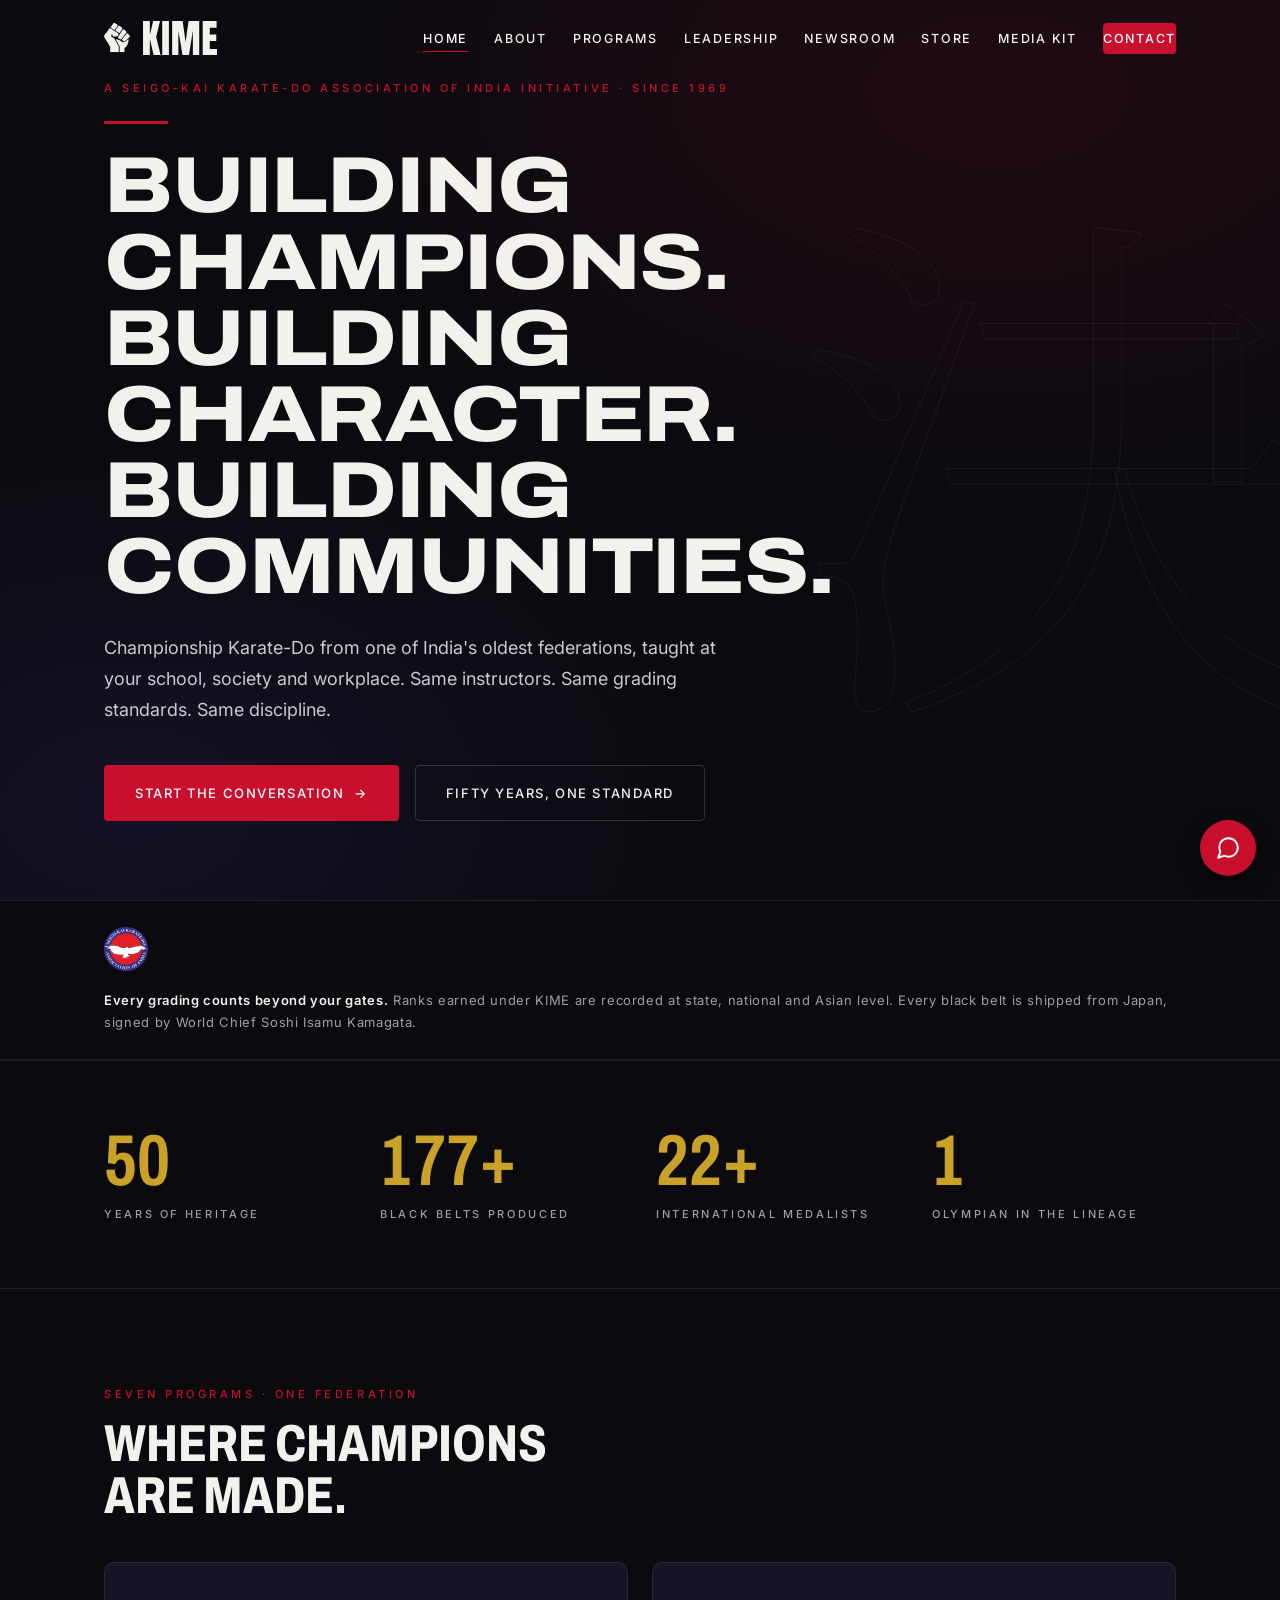
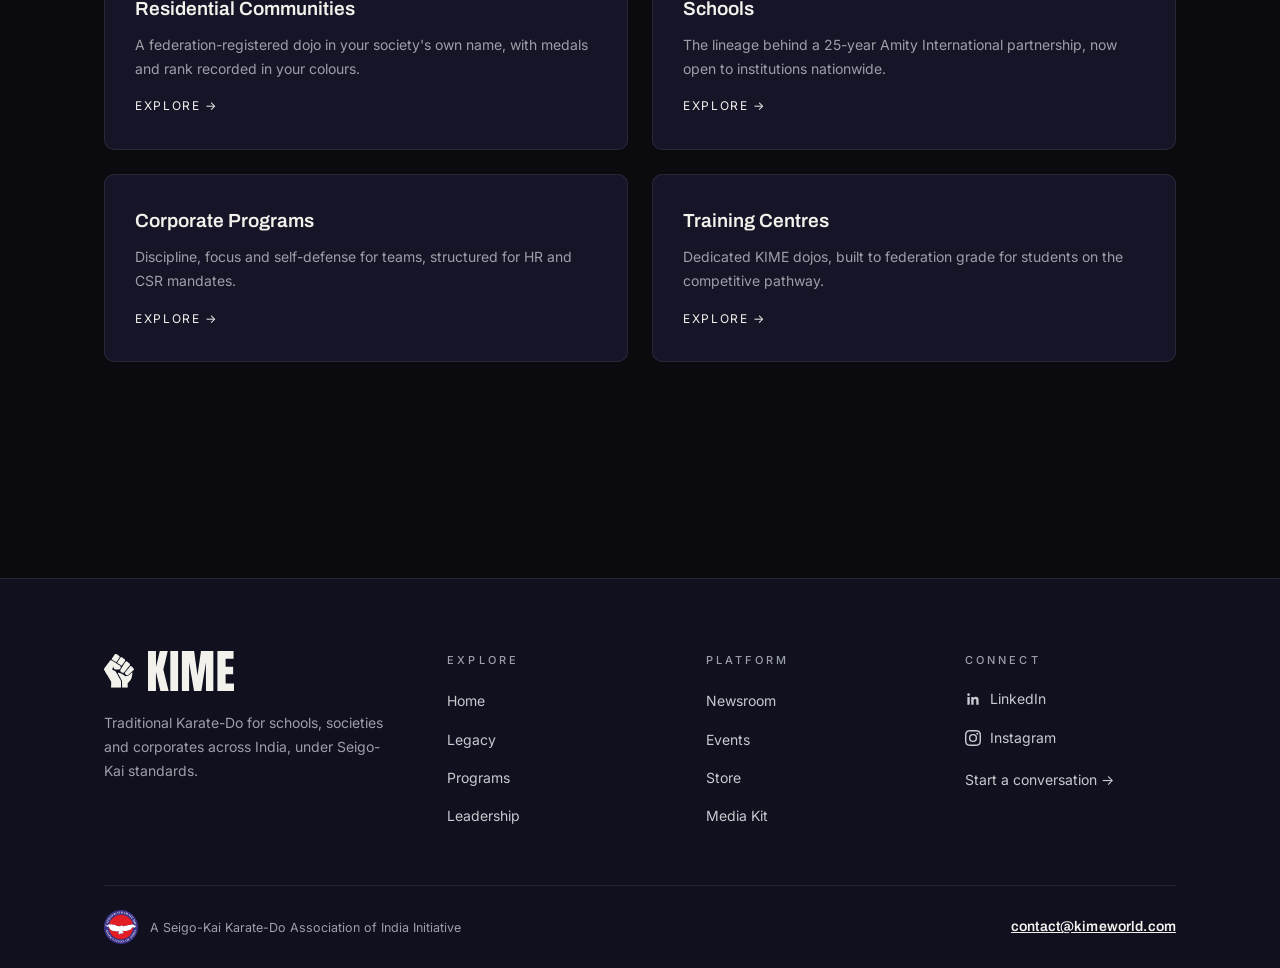
<file: index.html>
<!DOCTYPE html>
<html lang="en">
<head>
<meta charset="UTF-8">
<meta name="viewport" content="width=device-width, initial-scale=1.0">
<title>KIME | Karate-Do for Schools, Societies and Corporates</title>
<meta name="description" content="KIME brings five decades of Seigo-Kai Karate-Do heritage to schools, residential communities and corporates across India.">
<link rel="canonical" href="https://kimeworld.com/">
<meta name="theme-color" content="#0A0A0F">
<link rel="icon" type="image/svg+xml" href="data:image/svg+xml,%3Csvg%20xmlns%3D%22http%3A%2F%2Fwww.w3.org%2F2000%2Fsvg%22%20viewBox%3D%220%200%201368.000000%201536.000000%22%20role%3D%22img%22%20aria-label%3D%22KIME%20fist%20mark%22%3E%0A%3Cg%20transform%3D%22translate%280.000000%2C1536.000000%29%20scale%280.100000%2C-0.100000%29%22%20fill%3D%22%2523F2F1EC%22%3E%0A%3Cpath%20d%3D%22M5122%2015331%20c-11%20-16%20-58%20-50%20-104%20-76%20-55%20-32%20-115%20-79%20-176%20-139%0A-128%20-124%20-147%20-150%20-202%20-276%20-35%20-79%20-68%20-135%20-118%20-198%20-38%20-48%20-90%20-129%0A-117%20-180%20-37%20-73%20-72%20-120%20-166%20-223%20-71%20-78%20-128%20-150%20-142%20-182%20-14%20-29%0A-41%20-86%20-61%20-127%20-19%20-41%20-62%20-109%20-96%20-150%20-33%20-41%20-81%20-115%20-107%20-165%20-56%0A-109%20-54%20-107%20-195%20-257%20-264%20-281%20-255%20-420%2034%20-544%20101%20-43%20117%20-55%20260%0A-186%2093%20-84%20138%20-118%20215%20-157%2054%20-28%20132%20-78%20173%20-112%2041%20-34%20104%20-75%20140%0A-91%2036%20-17%2092%20-43%20125%20-58%2034%20-16%20104%20-67%20161%20-117%2091%20-79%20126%20-101%20333%20-208%0A128%20-66%20262%20-136%20298%20-155%20113%20-60%20269%20-53%20332%2014%2039%2042%20178%20296%20235%20429%2023%0A55%2050%2090%20153%20200%20163%20173%20166%20176%20223%20306%2035%2080%2067%20135%20118%20199%2038%2048%2088%20125%0A112%20171%2031%2063%2064%20107%20129%20175%2066%2070%2093%20106%20111%20151%2045%20114%2068%20151%20174%20270%20147%0A166%20151%20175%20151%20425%200%20235%20-4%20246%20-121%20371%20-146%20157%20-234%20231%20-340%20287%20-54%2029%0A-133%2079%20-174%20112%20-41%2033%20-119%2083%20-173%20112%20-54%2028%20-119%2067%20-144%2086%20-25%2019%20-98%0A63%20-162%2097%20-230%20123%20-287%20157%20-317%20191%20-45%2050%20-525%2054%20-562%205z%22%2F%3E%0A%3Cpath%20d%3D%22M7730%2013904%20c-67%20-18%20-102%20-42%20-205%20-142%20-146%20-139%20-199%20-205%20-250%0A-303%20-26%20-52%20-79%20-133%20-117%20-181%20-50%20-63%20-83%20-119%20-118%20-198%20-35%20-79%20-68%20-135%0A-118%20-198%20-38%20-48%20-90%20-129%20-117%20-179%20-37%20-73%20-72%20-120%20-165%20-223%20-72%20-79%0A-128%20-150%20-143%20-182%20-14%20-29%20-41%20-87%20-61%20-128%20-19%20-41%20-62%20-109%20-96%20-150%20-33%0A-41%20-81%20-115%20-107%20-165%20-25%20-49%20-79%20-131%20-119%20-182%20-127%20-162%20-139%20-297%20-36%0A-399%2031%20-31%2033%20-32%20162%20-93%2067%20-31%20111%20-62%20199%20-140%2074%20-66%20136%20-112%20177%20-131%0A35%20-17%2092%20-43%20127%20-60%2034%20-16%2096%20-57%20137%20-90%2041%20-33%20118%20-83%20171%20-110%2052%20-28%0A120%20-68%20150%20-91%2030%20-22%2097%20-63%20149%20-90%2052%20-27%20129%20-76%20170%20-109%2041%20-34%20109%0A-76%20150%20-96%2079%20-36%20179%20-86%20270%20-135%20190%20-102%20312%20-29%20410%20241%2065%20178%2087%20218%0A158%20278%20184%20154%20229%20209%20292%20353%2027%2061%2063%20132%2080%20159%2017%2027%2053%2098%2080%20159%2035%0A80%2068%20136%20118%20199%2038%2048%2091%20129%20117%20180%2039%2076%2059%20103%20114%20150%20156%20135%20173%20159%0A242%20367%2070%20210%2064%20475%20-13%20589%20-78%20114%20-304%20321%20-414%20379%20-117%2061%20-124%2066%0A-244%20177%20-119%20110%20-127%20116%20-240%20175%20-47%2025%20-119%2072%20-160%20105%20-41%2033%20-111%2079%0A-155%20101%20-44%2023%20-117%2067%20-162%2097%20-121%2080%20-285%20106%20-433%2066z%22%2F%3E%0A%3Cpath%20d%3D%22M3090%2012550%20c-107%20-18%20-158%20-57%20-428%20-330%20-191%20-192%20-206%20-212%20-257%0A-330%20-56%20-128%20-89%20-174%20-187%20-255%20-87%20-73%20-111%20-106%20-157%20-216%20-47%20-109%20-92%0A-168%20-187%20-245%20-105%20-84%20-142%20-133%20-198%20-263%20-30%20-70%20-65%20-127%20-113%20-188%20-39%0A-48%20-91%20-128%20-116%20-178%20-76%20-147%20-264%20-371%20-425%20-507%20-93%20-78%20-113%20-106%20-166%0A-228%20-44%20-101%20-66%20-131%20-217%20-293%20-94%20-101%20-124%20-142%20-164%20-218%20-26%20-52%20-78%0A-132%20-115%20-179%20-37%20-47%20-86%20-123%20-110%20-169%20-50%20-101%20-171%20-273%20-217%20-310%20-33%0A-26%20-33%20-26%20-33%20-278%200%20-253%200%20-253%2047%20-300%2055%20-55%20119%20-143%20194%20-264%2028%20-46%0A63%20-99%2078%20-119%2066%20-85%20102%20-168%20152%20-354%2036%20-134%2056%20-165%20153%20-246%20103%20-85%0A137%20-139%20206%20-328%2071%20-197%2076%20-206%20216%20-359%2087%20-95%20122%20-142%20159%20-215%2026%20-51%0A78%20-131%20115%20-178%2037%20-47%2088%20-125%20113%20-175%2026%20-49%2074%20-124%20107%20-165%2034%20-41%2077%0A-109%2096%20-150%2020%20-41%2047%20-98%2060%20-125%2013%20-28%2041%20-74%2063%20-104%2022%20-30%2062%20-95%2087%0A-145%2026%20-50%2078%20-130%20116%20-178%2050%20-63%2083%20-119%20118%20-199%2027%20-61%2062%20-132%2078%20-157%0A16%20-26%2050%20-87%2076%20-137%2025%20-49%2073%20-124%20106%20-165%2034%20-41%2077%20-109%2096%20-150%2020%20-41%0A47%20-98%2060%20-125%2013%20-28%2041%20-74%2063%20-104%2022%20-30%2062%20-95%2087%20-145%2026%20-50%2077%20-129%0A114%20-176%2037%20-47%2084%20-119%20105%20-160%2021%20-41%2062%20-111%2091%20-155%2029%20-44%2067%20-118%2084%0A-164%2035%20-97%2032%20-92%20125%20-191%20120%20-126%20110%20-21%20110%20-1140%200%20-965%200%20-965%20-34%0A-1070%20-34%20-105%20-34%20-105%20-39%20-412%20l-4%20-308%202281%200%202281%200%20-2%201493%20c-3%201343%20-5%0A1495%20-19%201527%20-9%2019%20-39%2070%20-66%20112%20-36%2055%20-56%20100%20-72%20160%20-33%20129%20-63%20197%0A-130%20301%20-34%2052%20-84%20145%20-111%20206%20-35%2080%20-67%20135%20-118%20199%20-38%2048%20-86%20121%0A-107%20162%20-20%2041%20-61%20111%20-91%20155%20-30%2045%20-67%20117%20-84%20165%20-17%2047%20-55%20121%20-84%0A165%20-29%2044%20-70%20114%20-91%20155%20-21%2041%20-68%20113%20-105%20160%20-37%2047%20-88%20126%20-114%20177%0A-26%2051%20-62%20112%20-80%20135%20-56%2074%20-83%20128%20-136%20278%20-28%2080%20-67%20172%20-85%20205%20-19%0A33%20-59%20107%20-89%20165%20-31%2058%20-83%20139%20-115%20180%20-33%2041%20-75%20101%20-93%20132%20-18%2032%0A-63%20105%20-100%20163%20-36%2059%20-85%20150%20-108%20205%20-23%2054%20-55%20119%20-71%20144%20-47%2075%20-65%0A115%20-123%20276%20-68%20187%20-90%20222%20-247%20379%20-156%20155%20-193%20180%20-365%20241%20-76%2027%0A-170%2066%20-209%2086%20-161%2084%20-213%20111%20-265%20134%20-34%2015%20-84%2051%20-132%2097%20-90%2085%20-136%0A109%20-242%20124%20-139%2019%20-195%2049%20-307%20165%20-158%20165%20-140%20237%20119%20481%20257%20242%20277%0A303%20162%20482%20-71%20110%20-85%20202%20-44%20283%2034%2065%2090%2040%20174%20-77%2033%20-47%2081%20-110%20105%0A-141%2058%20-71%2085%20-126%20141%20-281%2024%20-70%2058%20-152%2076%20-182%2017%20-31%2057%20-105%2089%20-165%0A106%20-200%20248%20-300%20459%20-325%2052%20-7%20145%20-26%20205%20-44%20110%20-32%20110%20-32%20900%20-32%0A946%200%20809%20-28%201072%20222%20313%20299%20336%20357%20341%20849%205%20471%204%20474%20-182%20660%20-136%0A135%20-158%20149%20-361%20220%20-160%2056%20-215%2091%20-294%20188%20-86%20104%20-140%20137%20-331%20206%0A-189%2069%20-213%2083%20-350%20210%20-119%20110%20-127%20116%20-240%20175%20-47%2025%20-119%2072%20-160%20105%0A-41%2033%20-103%2074%20-137%2090%20-35%2017%20-91%2043%20-125%2060%20-35%2016%20-97%2057%20-138%2091%20-112%2092%0A-331%20233%20-418%20269%20-115%2047%20-152%2072%20-269%20176%20-82%2074%20-126%20104%20-192%20135%20-133%2062%0A-141%2067%20-226%20149%20-56%2054%20-104%2089%20-160%20118%20-44%2022%20-116%2061%20-159%2086%20-44%2025%20-116%0A58%20-160%2072%20-159%2053%20-243%2091%20-334%20152%20-68%2045%20-105%2062%20-140%2067%20-26%203%20-56%207%20-67%0A9%20-11%202%20-40%200%20-65%20-4z%22%2F%3E%0A%3Cpath%20d%3D%22M9964%2011990%20c-124%20-25%20-195%20-93%20-248%20-239%20-31%20-85%20-46%20-108%20-135%0A-211%20-36%20-41%20-71%20-82%20-78%20-91%20-8%20-9%20-35%20-66%20-62%20-128%20-36%20-80%20-69%20-135%20-119%0A-199%20-38%20-48%20-90%20-128%20-116%20-178%20-25%20-50%20-65%20-115%20-87%20-145%20-22%20-30%20-61%20-94%0A-86%20-144%20-25%20-49%20-77%20-130%20-115%20-178%20-50%20-62%20-83%20-117%20-115%20-190%20-24%20-56%20-62%0A-132%20-84%20-169%20-22%20-36%20-54%20-99%20-71%20-140%20-41%20-97%20-49%20-110%20-138%20-203%20-52%20-56%0A-81%20-95%20-94%20-130%20-45%20-126%20-60%20-155%20-116%20-225%20-33%20-41%20-74%20-101%20-92%20-132%20-18%0A-32%20-63%20-105%20-100%20-163%20-36%20-59%20-85%20-152%20-109%20-207%20-31%20-75%20-61%20-125%20-112%0A-188%20-37%20-47%20-91%20-129%20-119%20-183%20-41%20-79%20-71%20-121%20-159%20-215%20-127%20-136%20-154%0A-185%20-169%20-302%20-6%20-47%20-18%20-113%20-26%20-148%20-41%20-181%2016%20-376%20154%20-524%20189%20-204%0A260%20-261%20404%20-323%2055%20-24%20117%20-55%20138%20-69%2020%20-13%2078%20-45%20128%20-70%2049%20-25%20126%0A-70%20170%20-100%20195%20-133%20447%20-104%20591%2067%2078%2093%20157%20170%20249%20242%2035%2027%2097%2091%20138%0A142%2041%2050%20113%20127%20161%20170%20144%20129%20178%20166%20195%20213%209%2025%2024%2068%2034%2095%2014%2038%2043%0A76%20119%20155%20340%20353%20375%20394%20434%20510%2053%20103%2073%20127%20270%20329%20127%20130%20148%20160%0A201%20281%2027%2061%2064%20130%2083%20153%2049%2060%20281%20286%20353%20345%2070%2058%2093%2091%20124%20182%2031%2089%0A48%20115%20127%20191%20183%20175%20247%20271%20273%20410%2015%2076%2029%20119%2061%20175%2060%20110%2058%20136%0A-24%20299%20-88%20176%20-237%20366%20-318%20407%20-19%209%20-73%2035%20-121%2058%20-76%2035%20-107%2058%20-228%0A171%20-204%20190%20-370%20321%20-480%20379%20-52%2028%20-129%2077%20-170%20110%20-140%20112%20-315%20149%0A-516%20110z%22%2F%3E%0A%3Cpath%20d%3D%22M12121%209830%20c-91%20-19%20-150%20-61%20-313%20-222%20-94%20-92%20-153%20-169%20-198%0A-257%20-68%20-132%20-225%20-323%20-456%20-556%20-264%20-266%20-287%20-294%20-344%20-404%20-64%20-124%0A-164%20-245%20-349%20-419%20-160%20-152%20-185%20-183%20-240%20-311%20-52%20-120%20-89%20-169%20-185%0A-245%20-165%20-132%20-362%20-365%20-451%20-536%20-31%20-58%20-69%20-129%20-85%20-159%20-65%20-117%20-47%0A-163%20138%20-361%20112%20-121%20128%20-142%20176%20-244%2065%20-134%2087%20-156%20196%20-199%2047%20-18%0A119%20-56%20160%20-85%20225%20-152%20417%20-181%20666%20-98%20192%2063%20217%2081%20533%20392%20298%20293%20290%0A287%20406%20346%2062%2031%20105%2065%20190%20147%2061%2058%20139%20133%20175%20166%2036%2033%20108%20107%20160%0A163%20102%20112%20128%20131%20236%20178%20110%2048%20141%2074%20400%20330%20266%20264%20390%20383%20480%20461%0A43%2036%2071%2072%2098%20123%2046%2086%2085%20132%20131%20154%2055%2026%2055%20306%200%20332%20-46%2022%20-85%2068%0A-131%20154%20-27%2051%20-55%2087%20-98%20123%20-195%20168%20-233%20213%20-296%20358%20-59%20134%20-71%20149%0A-313%20390%20-199%20198%20-248%20239%20-319%20266%20-51%2018%20-298%2027%20-367%2013z%22%2F%3E%0A%3Cpath%20d%3D%22M12720%206857%20c-73%20-20%20-129%20-66%20-384%20-316%20-219%20-215%20-249%20-241%20-326%0A-280%20-108%20-56%20-142%20-82%20-197%20-151%20-64%20-79%20-550%20-567%20-600%20-602%20-77%20-53%20-112%0A-60%20-333%20-68%20-227%20-8%20-248%20-13%20-362%20-81%20-97%20-57%20-138%20-69%20-278%20-79%20-130%20-9%0A-163%20-18%20-270%20-69%20-121%20-58%20-158%20-47%20-314%2092%20-75%2067%20-133%20109%20-203%20145%20-54%2029%0A-132%2079%20-173%20112%20-41%2033%20-113%2080%20-160%20105%20-113%2059%20-121%2065%20-240%20175%20-126%20116%0A-145%20130%20-258%20179%20-90%2039%20-126%2061%20-237%20147%20-33%2025%20-102%2068%20-155%2095%20-52%2027%0A-122%2065%20-155%2084%20-67%2039%20-254%20104%20-385%20134%20-109%2025%20-131%2034%20-210%2081%20-94%2057%0A-140%2070%20-280%2080%20-140%2010%20-186%2023%20-280%2080%20-112%2068%20-137%2074%20-310%2074%20-175%201%20-222%0A-8%20-276%20-56%20-80%20-71%20-85%20-151%20-15%20-246%2098%20-134%20244%20-369%20292%20-472%2085%20-184%20226%0A-444%20272%20-504%2019%20-26%2057%20-88%2083%20-139%2026%20-51%2078%20-131%20116%20-179%2051%20-64%2083%20-119%0A119%20-200%2027%20-62%2060%20-128%2073%20-148%2041%20-62%2064%20-114%20117%20-262%2052%20-148%2079%20-202%20135%0A-276%2018%20-23%2053%20-84%2079%20-135%2026%20-51%2061%20-113%2077%20-139%2016%20-25%2051%20-96%2078%20-157%2035%0A-80%2067%20-135%20118%20-199%2038%20-48%2086%20-121%20107%20-162%2020%20-41%2060%20-108%2087%20-149%2065%20-95%0A74%20-120%2089%20-226%206%20-48%2025%20-133%2043%20-189%2031%20-101%2031%20-101%2034%20-1528%20l2%20-1428%0A1280%200%201279%200%203%201013%20c4%201198%20-20%201051%20203%201264%2079%2076%20235%20235%20346%20353%20110%0A118%20274%20287%20364%20375%20152%20150%20165%20166%20210%20255%2026%2052%2079%20134%20117%20182%2050%2063%2083%0A119%20118%20199%2027%2061%2062%20132%2079%20157%2016%2026%2088%20165%20160%20309%20131%20260%20145%20298%20170%0A453%207%2040%2022%2082%2041%20112%2016%2026%2043%2069%2060%2096%2042%2066%2050%20126%2050%20362%200%20235%208%20291%2050%0A373%2017%2031%2045%2085%2063%20119%2032%2062%2032%2063%2032%20213%200%20150%200%20150%2038%20236%2053%20123%2059%20171%0A55%20434%20-3%20224%20-4%20231%20-28%20274%20-41%2073%20-120%20102%20-210%2078z%22%2F%3E%0A%3C%2Fg%3E%0A%3C%2Fsvg%3E">
<meta property="og:title" content="KIME | Karate-Do for Schools, Societies and Corporates">
<meta property="og:description" content="KIME brings five decades of Seigo-Kai Karate-Do heritage to schools, residential communities and corporates across India.">
<meta property="og:type" content="website">
<meta name="twitter:card" content="summary_large_image">
<script type="application/ld+json">{"@context":"https://schema.org","@type":"SportsOrganization","name":"KIME","alternateName":"Kime India","parentOrganization":{"@type":"SportsOrganization","name":"Seigo-Kai Karate-Do Association of India","foundingDate":"1969"},"sameAs":["https://www.linkedin.com/company/kime-india"],"sport":"Karate","areaServed":"IN"}</script>
<link rel="preconnect" href="https://fonts.googleapis.com">
<link rel="preconnect" href="https://fonts.gstatic.com" crossorigin>
<link href="https://fonts.googleapis.com/css2?family=Archivo:ital,wdth,wght@0,62..125,100..900&family=Inter:wght@300;400;500;600&family=Newsreader:ital,opsz,wght@1,6..72,300..500&family=Noto+Serif+JP:wght@300&display=swap" rel="stylesheet">

<meta property="og:url" content="https://kimeworld.com/">
<link rel="stylesheet" href="/styles.css">
</head>
<body class="locked">
<a class="skip" href="#main">Skip to content</a>

<svg width="0" height="0" style="position:absolute" aria-hidden="true">
  <defs>
    <symbol id="fist" viewBox="0 0 1368 1536"><g transform="translate(0.000000,1536.000000) scale(0.100000,-0.100000)">
<path d="M5122 15331 c-11 -16 -58 -50 -104 -76 -55 -32 -115 -79 -176 -139
-128 -124 -147 -150 -202 -276 -35 -79 -68 -135 -118 -198 -38 -48 -90 -129
-117 -180 -37 -73 -72 -120 -166 -223 -71 -78 -128 -150 -142 -182 -14 -29
-41 -86 -61 -127 -19 -41 -62 -109 -96 -150 -33 -41 -81 -115 -107 -165 -56
-109 -54 -107 -195 -257 -264 -281 -255 -420 34 -544 101 -43 117 -55 260
-186 93 -84 138 -118 215 -157 54 -28 132 -78 173 -112 41 -34 104 -75 140
-91 36 -17 92 -43 125 -58 34 -16 104 -67 161 -117 91 -79 126 -101 333 -208
128 -66 262 -136 298 -155 113 -60 269 -53 332 14 39 42 178 296 235 429 23
55 50 90 153 200 163 173 166 176 223 306 35 80 67 135 118 199 38 48 88 125
112 171 31 63 64 107 129 175 66 70 93 106 111 151 45 114 68 151 174 270 147
166 151 175 151 425 0 235 -4 246 -121 371 -146 157 -234 231 -340 287 -54 29
-133 79 -174 112 -41 33 -119 83 -173 112 -54 28 -119 67 -144 86 -25 19 -98
63 -162 97 -230 123 -287 157 -317 191 -45 50 -525 54 -562 5z"/>
<path d="M7730 13904 c-67 -18 -102 -42 -205 -142 -146 -139 -199 -205 -250
-303 -26 -52 -79 -133 -117 -181 -50 -63 -83 -119 -118 -198 -35 -79 -68 -135
-118 -198 -38 -48 -90 -129 -117 -179 -37 -73 -72 -120 -165 -223 -72 -79
-128 -150 -143 -182 -14 -29 -41 -87 -61 -128 -19 -41 -62 -109 -96 -150 -33
-41 -81 -115 -107 -165 -25 -49 -79 -131 -119 -182 -127 -162 -139 -297 -36
-399 31 -31 33 -32 162 -93 67 -31 111 -62 199 -140 74 -66 136 -112 177 -131
35 -17 92 -43 127 -60 34 -16 96 -57 137 -90 41 -33 118 -83 171 -110 52 -28
120 -68 150 -91 30 -22 97 -63 149 -90 52 -27 129 -76 170 -109 41 -34 109
-76 150 -96 79 -36 179 -86 270 -135 190 -102 312 -29 410 241 65 178 87 218
158 278 184 154 229 209 292 353 27 61 63 132 80 159 17 27 53 98 80 159 35
80 68 136 118 199 38 48 91 129 117 180 39 76 59 103 114 150 156 135 173 159
242 367 70 210 64 475 -13 589 -78 114 -304 321 -414 379 -117 61 -124 66
-244 177 -119 110 -127 116 -240 175 -47 25 -119 72 -160 105 -41 33 -111 79
-155 101 -44 23 -117 67 -162 97 -121 80 -285 106 -433 66z"/>
<path d="M3090 12550 c-107 -18 -158 -57 -428 -330 -191 -192 -206 -212 -257
-330 -56 -128 -89 -174 -187 -255 -87 -73 -111 -106 -157 -216 -47 -109 -92
-168 -187 -245 -105 -84 -142 -133 -198 -263 -30 -70 -65 -127 -113 -188 -39
-48 -91 -128 -116 -178 -76 -147 -264 -371 -425 -507 -93 -78 -113 -106 -166
-228 -44 -101 -66 -131 -217 -293 -94 -101 -124 -142 -164 -218 -26 -52 -78
-132 -115 -179 -37 -47 -86 -123 -110 -169 -50 -101 -171 -273 -217 -310 -33
-26 -33 -26 -33 -278 0 -253 0 -253 47 -300 55 -55 119 -143 194 -264 28 -46
63 -99 78 -119 66 -85 102 -168 152 -354 36 -134 56 -165 153 -246 103 -85
137 -139 206 -328 71 -197 76 -206 216 -359 87 -95 122 -142 159 -215 26 -51
78 -131 115 -178 37 -47 88 -125 113 -175 26 -49 74 -124 107 -165 34 -41 77
-109 96 -150 20 -41 47 -98 60 -125 13 -28 41 -74 63 -104 22 -30 62 -95 87
-145 26 -50 78 -130 116 -178 50 -63 83 -119 118 -199 27 -61 62 -132 78 -157
16 -26 50 -87 76 -137 25 -49 73 -124 106 -165 34 -41 77 -109 96 -150 20 -41
47 -98 60 -125 13 -28 41 -74 63 -104 22 -30 62 -95 87 -145 26 -50 77 -129
114 -176 37 -47 84 -119 105 -160 21 -41 62 -111 91 -155 29 -44 67 -118 84
-164 35 -97 32 -92 125 -191 120 -126 110 -21 110 -1140 0 -965 0 -965 -34
-1070 -34 -105 -34 -105 -39 -412 l-4 -308 2281 0 2281 0 -2 1493 c-3 1343 -5
1495 -19 1527 -9 19 -39 70 -66 112 -36 55 -56 100 -72 160 -33 129 -63 197
-130 301 -34 52 -84 145 -111 206 -35 80 -67 135 -118 199 -38 48 -86 121
-107 162 -20 41 -61 111 -91 155 -30 45 -67 117 -84 165 -17 47 -55 121 -84
165 -29 44 -70 114 -91 155 -21 41 -68 113 -105 160 -37 47 -88 126 -114 177
-26 51 -62 112 -80 135 -56 74 -83 128 -136 278 -28 80 -67 172 -85 205 -19
33 -59 107 -89 165 -31 58 -83 139 -115 180 -33 41 -75 101 -93 132 -18 32
-63 105 -100 163 -36 59 -85 150 -108 205 -23 54 -55 119 -71 144 -47 75 -65
115 -123 276 -68 187 -90 222 -247 379 -156 155 -193 180 -365 241 -76 27
-170 66 -209 86 -161 84 -213 111 -265 134 -34 15 -84 51 -132 97 -90 85 -136
109 -242 124 -139 19 -195 49 -307 165 -158 165 -140 237 119 481 257 242 277
303 162 482 -71 110 -85 202 -44 283 34 65 90 40 174 -77 33 -47 81 -110 105
-141 58 -71 85 -126 141 -281 24 -70 58 -152 76 -182 17 -31 57 -105 89 -165
106 -200 248 -300 459 -325 52 -7 145 -26 205 -44 110 -32 110 -32 900 -32
946 0 809 -28 1072 222 313 299 336 357 341 849 5 471 4 474 -182 660 -136
135 -158 149 -361 220 -160 56 -215 91 -294 188 -86 104 -140 137 -331 206
-189 69 -213 83 -350 210 -119 110 -127 116 -240 175 -47 25 -119 72 -160 105
-41 33 -103 74 -137 90 -35 17 -91 43 -125 60 -35 16 -97 57 -138 91 -112 92
-331 233 -418 269 -115 47 -152 72 -269 176 -82 74 -126 104 -192 135 -133 62
-141 67 -226 149 -56 54 -104 89 -160 118 -44 22 -116 61 -159 86 -44 25 -116
58 -160 72 -159 53 -243 91 -334 152 -68 45 -105 62 -140 67 -26 3 -56 7 -67
9 -11 2 -40 0 -65 -4z"/>
<path d="M9964 11990 c-124 -25 -195 -93 -248 -239 -31 -85 -46 -108 -135
-211 -36 -41 -71 -82 -78 -91 -8 -9 -35 -66 -62 -128 -36 -80 -69 -135 -119
-199 -38 -48 -90 -128 -116 -178 -25 -50 -65 -115 -87 -145 -22 -30 -61 -94
-86 -144 -25 -49 -77 -130 -115 -178 -50 -62 -83 -117 -115 -190 -24 -56 -62
-132 -84 -169 -22 -36 -54 -99 -71 -140 -41 -97 -49 -110 -138 -203 -52 -56
-81 -95 -94 -130 -45 -126 -60 -155 -116 -225 -33 -41 -74 -101 -92 -132 -18
-32 -63 -105 -100 -163 -36 -59 -85 -152 -109 -207 -31 -75 -61 -125 -112
-188 -37 -47 -91 -129 -119 -183 -41 -79 -71 -121 -159 -215 -127 -136 -154
-185 -169 -302 -6 -47 -18 -113 -26 -148 -41 -181 16 -376 154 -524 189 -204
260 -261 404 -323 55 -24 117 -55 138 -69 20 -13 78 -45 128 -70 49 -25 126
-70 170 -100 195 -133 447 -104 591 67 78 93 157 170 249 242 35 27 97 91 138
142 41 50 113 127 161 170 144 129 178 166 195 213 9 25 24 68 34 95 14 38 43
76 119 155 340 353 375 394 434 510 53 103 73 127 270 329 127 130 148 160
201 281 27 61 64 130 83 153 49 60 281 286 353 345 70 58 93 91 124 182 31 89
48 115 127 191 183 175 247 271 273 410 15 76 29 119 61 175 60 110 58 136
-24 299 -88 176 -237 366 -318 407 -19 9 -73 35 -121 58 -76 35 -107 58 -228
171 -204 190 -370 321 -480 379 -52 28 -129 77 -170 110 -140 112 -315 149
-516 110z"/>
<path d="M12121 9830 c-91 -19 -150 -61 -313 -222 -94 -92 -153 -169 -198
-257 -68 -132 -225 -323 -456 -556 -264 -266 -287 -294 -344 -404 -64 -124
-164 -245 -349 -419 -160 -152 -185 -183 -240 -311 -52 -120 -89 -169 -185
-245 -165 -132 -362 -365 -451 -536 -31 -58 -69 -129 -85 -159 -65 -117 -47
-163 138 -361 112 -121 128 -142 176 -244 65 -134 87 -156 196 -199 47 -18
119 -56 160 -85 225 -152 417 -181 666 -98 192 63 217 81 533 392 298 293 290
287 406 346 62 31 105 65 190 147 61 58 139 133 175 166 36 33 108 107 160
163 102 112 128 131 236 178 110 48 141 74 400 330 266 264 390 383 480 461
43 36 71 72 98 123 46 86 85 132 131 154 55 26 55 306 0 332 -46 22 -85 68
-131 154 -27 51 -55 87 -98 123 -195 168 -233 213 -296 358 -59 134 -71 149
-313 390 -199 198 -248 239 -319 266 -51 18 -298 27 -367 13z"/>
<path d="M12720 6857 c-73 -20 -129 -66 -384 -316 -219 -215 -249 -241 -326
-280 -108 -56 -142 -82 -197 -151 -64 -79 -550 -567 -600 -602 -77 -53 -112
-60 -333 -68 -227 -8 -248 -13 -362 -81 -97 -57 -138 -69 -278 -79 -130 -9
-163 -18 -270 -69 -121 -58 -158 -47 -314 92 -75 67 -133 109 -203 145 -54 29
-132 79 -173 112 -41 33 -113 80 -160 105 -113 59 -121 65 -240 175 -126 116
-145 130 -258 179 -90 39 -126 61 -237 147 -33 25 -102 68 -155 95 -52 27
-122 65 -155 84 -67 39 -254 104 -385 134 -109 25 -131 34 -210 81 -94 57
-140 70 -280 80 -140 10 -186 23 -280 80 -112 68 -137 74 -310 74 -175 1 -222
-8 -276 -56 -80 -71 -85 -151 -15 -246 98 -134 244 -369 292 -472 85 -184 226
-444 272 -504 19 -26 57 -88 83 -139 26 -51 78 -131 116 -179 51 -64 83 -119
119 -200 27 -62 60 -128 73 -148 41 -62 64 -114 117 -262 52 -148 79 -202 135
-276 18 -23 53 -84 79 -135 26 -51 61 -113 77 -139 16 -25 51 -96 78 -157 35
-80 67 -135 118 -199 38 -48 86 -121 107 -162 20 -41 60 -108 87 -149 65 -95
74 -120 89 -226 6 -48 25 -133 43 -189 31 -101 31 -101 34 -1528 l2 -1428
1280 0 1279 0 3 1013 c4 1198 -20 1051 203 1264 79 76 235 235 346 353 110
118 274 287 364 375 152 150 165 166 210 255 26 52 79 134 117 182 50 63 83
119 118 199 27 61 62 132 79 157 16 26 88 165 160 309 131 260 145 298 170
453 7 40 22 82 41 112 16 26 43 69 60 96 42 66 50 126 50 362 0 235 8 291 50
373 17 31 45 85 63 119 32 62 32 63 32 213 0 150 0 150 38 236 53 123 59 171
55 434 -3 224 -4 231 -28 274 -41 73 -120 102 -210 78z"/>
</g></symbol>
    <symbol id="wordmark" viewBox="0 0 617 290"><g transform="translate(0.000000,290.000000) scale(0.100000,-0.100000)">
<path d="M0 1450 l0 -1450 285 0 285 0 0 698 c0 383 4 690 9 682 5 -8 77 -322
162 -698 l153 -682 299 0 298 0 -5 18 c-3 9 -91 363 -197 786 l-190 768 160
658 c89 362 161 661 161 664 0 3 -129 6 -288 6 l-287 0 -129 -557 c-71 -307
-133 -567 -137 -578 -4 -11 -8 240 -8 558 l-1 577 -285 0 -285 0 0 -1450z"/>
<path d="M1600 1450 l0 -1450 280 0 280 0 0 1450 0 1450 -280 0 -280 0 0
-1450z"/>
<path d="M2430 1450 l0 -1450 260 0 260 0 1 1043 c0 573 2 1038 5 1032 2 -5
80 -464 174 -1020 93 -556 172 -1020 175 -1033 l5 -22 257 2 257 3 166 1039
165 1039 3 -1041 2 -1042 265 0 265 0 0 1450 0 1450 -445 0 c-245 0 -445 -1
-445 -2 0 -25 -241 -1752 -245 -1756 -3 -3 -5 -1 -5 4 0 5 -54 401 -120 879
-66 478 -120 871 -120 872 0 2 -198 3 -440 3 l-440 0 0 -1450z"/>
<path d="M4980 1450 l0 -1450 595 0 595 0 0 280 0 280 -300 0 -300 0 0 335 0
335 270 0 270 0 0 270 0 270 -270 0 -270 0 0 285 0 285 285 0 285 0 0 280 0
280 -580 0 -580 0 0 -1450z"/>
</g></symbol>
    <symbol id="seigo" viewBox="0 0 72 72">
<g transform="translate(0.000000,72.000000) scale(0.005333,-0.005357)" fill="#393185">
<path d="M6355 13423 c-22 -8 -143 -23 -275 -34 -243 -20 -252 -21 -385 -44
-44 -8 -109 -17 -145 -21 -36 -3 -78 -12 -95 -19 -40 -17 -74 -25 -166 -35
-43 -5 -97 -18 -121 -28 -24 -11 -70 -23 -103 -27 -33 -4 -88 -18 -123 -31
-34 -13 -89 -28 -122 -34 -33 -6 -84 -22 -112 -35 -29 -14 -62 -25 -74 -25
-11 0 -43 -11 -70 -25 -27 -14 -72 -30 -101 -35 -29 -5 -65 -18 -80 -29 -15
-11 -50 -25 -76 -31 -27 -6 -60 -19 -75 -30 -15 -11 -49 -24 -76 -30 -27 -6
-60 -20 -74 -30 -14 -11 -43 -23 -64 -26 -21 -4 -58 -20 -81 -35 -23 -16 -49
-29 -58 -29 -9 0 -36 -13 -60 -30 -24 -16 -51 -30 -60 -30 -9 0 -36 -13 -60
-30 -24 -16 -51 -30 -60 -30 -9 0 -36 -13 -60 -30 -24 -16 -49 -30 -56 -30 -6
0 -24 -11 -40 -24 -15 -13 -46 -31 -68 -40 -21 -9 -47 -26 -57 -36 -11 -11
-27 -20 -37 -20 -10 0 -35 -13 -56 -30 -21 -16 -44 -30 -51 -30 -7 0 -25 -11
-41 -24 -15 -13 -43 -31 -61 -40 -18 -9 -41 -24 -50 -32 -24 -22 -81 -60 -125
-84 -21 -11 -46 -28 -55 -36 -36 -31 -112 -90 -147 -114 -21 -14 -54 -40 -75
-57 -20 -18 -41 -33 -45 -33 -4 0 -24 -14 -44 -30 -190 -159 -270 -227 -292
-249 -52 -51 -99 -91 -107 -91 -5 0 -14 -11 -20 -25 -6 -14 -16 -25 -21 -25
-6 0 -57 -48 -115 -107 -58 -60 -113 -115 -122 -124 -111 -113 -255 -271 -306
-337 -47 -60 -154 -191 -189 -230 -16 -18 -29 -36 -29 -41 0 -5 -13 -26 -29
-47 -55 -72 -96 -124 -124 -156 -15 -18 -27 -38 -27 -44 0 -6 -9 -19 -19 -28
-11 -10 -29 -38 -40 -62 -12 -24 -25 -44 -30 -44 -5 0 -14 -14 -21 -30 -7 -17
-26 -47 -41 -67 -16 -20 -29 -41 -29 -48 0 -6 -13 -26 -29 -44 -16 -18 -32
-44 -36 -59 -3 -14 -17 -39 -31 -55 -13 -16 -24 -37 -24 -46 0 -10 -13 -35
-30 -56 -16 -21 -30 -43 -30 -50 0 -7 -14 -29 -30 -50 -17 -21 -30 -45 -30
-54 0 -9 -14 -38 -30 -66 -16 -27 -30 -55 -30 -62 0 -7 -14 -34 -30 -60 -17
-26 -30 -54 -30 -63 0 -8 -11 -31 -24 -50 -12 -19 -29 -53 -36 -75 -7 -22 -21
-51 -30 -65 -9 -14 -23 -43 -30 -65 -6 -22 -23 -62 -36 -89 -13 -28 -24 -59
-24 -70 0 -12 -14 -48 -30 -81 -16 -33 -30 -68 -30 -78 0 -10 -11 -42 -25 -70
-13 -29 -29 -77 -36 -107 -6 -30 -20 -71 -31 -91 -10 -20 -23 -62 -28 -93 -5
-32 -21 -86 -35 -121 -14 -35 -25 -74 -25 -87 0 -13 -13 -70 -29 -128 -16 -58
-35 -141 -41 -185 -7 -44 -18 -96 -26 -115 -7 -19 -20 -93 -29 -165 -8 -71
-21 -161 -29 -200 -16 -75 -36 -294 -36 -386 0 -62 -18 -169 -31 -183 -11 -12
-12 -660 -2 -670 13 -12 32 -118 32 -176 1 -110 22 -338 41 -440 11 -58 24
-150 31 -205 6 -55 19 -125 29 -155 10 -30 21 -84 25 -119 3 -35 17 -98 30
-140 13 -42 29 -105 35 -141 7 -36 23 -91 36 -122 13 -32 24 -70 24 -86 0 -15
9 -46 20 -67 12 -22 28 -71 36 -110 8 -38 24 -87 34 -108 11 -21 25 -59 30
-84 6 -25 20 -58 30 -74 11 -15 25 -50 30 -78 5 -28 18 -63 29 -79 11 -15 25
-47 31 -72 7 -25 20 -56 30 -70 10 -14 22 -41 27 -60 6 -19 22 -53 37 -74 14
-21 26 -49 26 -61 0 -12 13 -42 30 -66 16 -24 30 -51 30 -60 0 -9 13 -36 30
-60 16 -24 30 -49 30 -55 0 -6 14 -28 30 -49 17 -21 30 -45 30 -55 0 -9 13
-37 30 -61 16 -24 30 -49 30 -55 0 -6 14 -28 30 -49 17 -21 30 -46 30 -56 0
-10 13 -34 30 -52 16 -19 30 -39 30 -44 0 -6 14 -27 30 -48 17 -21 30 -43 30
-50 0 -12 27 -51 88 -126 17 -23 32 -47 32 -54 0 -8 24 -42 53 -77 75 -91 112
-140 127 -168 7 -14 24 -38 37 -55 67 -84 156 -193 177 -215 13 -14 52 -59 86
-100 35 -41 76 -88 91 -105 80 -85 381 -383 428 -423 30 -26 83 -74 117 -107
35 -33 83 -75 106 -93 24 -18 93 -73 153 -122 162 -132 168 -136 195 -150 14
-7 35 -22 47 -33 12 -11 31 -25 42 -31 10 -6 47 -32 82 -59 100 -75 131 -96
169 -113 19 -9 48 -27 63 -40 16 -13 35 -24 43 -24 8 0 23 -9 34 -20 10 -10
37 -28 58 -39 21 -11 44 -26 51 -35 7 -8 25 -18 41 -21 16 -4 46 -20 66 -36
20 -16 45 -29 54 -29 9 0 34 -13 55 -30 21 -16 45 -30 55 -30 9 0 34 -13 56
-30 21 -16 44 -30 50 -30 6 0 35 -13 65 -29 30 -15 70 -31 90 -35 20 -3 44
-15 54 -26 10 -11 36 -25 58 -31 22 -6 52 -20 67 -30 15 -11 45 -25 68 -30 22
-5 57 -20 77 -33 19 -13 54 -27 78 -31 23 -4 58 -17 77 -30 19 -12 57 -25 83
-29 27 -3 62 -15 77 -26 16 -11 55 -25 87 -31 31 -6 75 -20 96 -30 21 -11 63
-25 95 -30 31 -6 74 -20 96 -31 22 -11 73 -25 114 -30 41 -5 84 -15 95 -22 22
-14 65 -24 197 -46 36 -6 79 -17 95 -24 17 -8 74 -19 127 -25 54 -6 126 -18
160 -27 35 -8 161 -23 281 -34 167 -14 222 -22 236 -34 l18 -16 533 0 533 0
18 16 c14 12 62 19 206 30 103 8 213 21 243 29 53 14 142 27 265 41 33 4 69
11 80 17 21 11 57 18 185 37 41 7 95 20 120 31 24 11 72 24 106 28 33 5 79 18
101 29 21 11 68 26 103 32 36 6 91 23 122 36 32 13 67 24 78 24 11 0 43 11 71
25 27 14 72 30 100 35 28 5 63 18 77 29 15 10 43 22 62 26 19 4 60 20 90 36
30 16 64 29 75 29 11 0 40 14 64 30 24 17 56 30 71 30 15 0 44 13 65 30 21 17
45 30 53 30 8 0 34 11 56 24 23 13 52 27 66 31 14 4 39 18 55 30 17 13 48 28
68 33 21 6 51 22 68 36 17 14 39 26 48 26 10 0 35 14 56 30 21 17 43 30 50 30
7 0 29 14 50 30 21 17 44 30 51 30 7 0 29 14 47 30 19 17 41 30 49 30 9 0 31
12 51 28 19 15 48 35 64 44 15 10 47 30 69 45 23 16 53 36 68 46 14 9 36 24
49 32 12 8 42 31 67 50 25 19 59 42 75 51 17 9 46 30 65 45 41 33 67 55 170
138 41 33 91 74 110 91 19 16 55 46 80 66 105 84 574 556 688 692 15 17 41 47
57 66 17 19 59 71 95 116 36 46 74 92 86 104 12 11 27 32 34 46 7 14 19 32 27
40 8 8 23 29 34 45 10 17 35 50 54 75 20 25 43 58 53 74 9 16 29 44 45 61 15
18 27 37 27 42 0 6 14 27 30 48 16 21 30 43 30 50 0 7 15 31 33 54 65 82 77
99 86 123 5 13 21 42 35 63 14 21 26 46 26 55 0 9 14 34 30 55 17 21 30 43 30
49 0 6 14 31 30 55 17 24 30 52 30 61 0 9 11 29 24 43 13 14 30 43 37 64 7 21
20 49 30 63 10 14 23 44 28 66 6 23 20 52 30 66 11 13 24 42 30 65 6 22 20 51
30 65 11 13 24 43 31 67 6 24 20 56 31 70 10 14 25 55 33 89 8 35 21 71 30 81
8 9 19 37 25 62 6 25 22 70 36 100 13 30 25 65 25 79 0 14 11 49 25 78 13 28
29 80 35 114 7 34 21 80 32 102 11 22 25 74 30 115 5 41 14 81 19 87 15 18 28
69 44 175 7 52 21 109 29 125 8 16 22 85 30 154 17 135 21 161 36 230 11 55
30 283 30 365 0 41 6 72 20 98 l20 37 0 443 0 443 -17 24 c-12 18 -20 56 -25
135 -14 215 -33 372 -57 476 -6 24 -11 62 -11 84 0 37 -5 62 -43 220 -8 33
-19 93 -26 133 -6 40 -18 86 -26 103 -9 16 -22 64 -29 107 -8 43 -20 92 -28
108 -8 16 -20 56 -27 89 -7 33 -22 79 -32 103 -11 23 -24 63 -29 90 -5 26 -21
69 -35 96 -14 27 -25 61 -25 76 0 15 -11 44 -25 65 -14 20 -30 59 -35 86 -5
27 -18 61 -29 77 -11 15 -25 47 -31 72 -7 25 -20 56 -30 70 -10 14 -22 42 -28
62 -6 21 -20 50 -31 64 -12 15 -26 44 -31 66 -6 21 -22 55 -35 75 -14 20 -25
44 -25 53 0 10 -9 29 -20 43 -12 14 -26 41 -32 59 -6 18 -21 44 -33 58 -13 14
-28 42 -33 62 -6 20 -22 52 -36 71 -14 19 -26 39 -26 45 0 6 -11 23 -24 39
-14 16 -32 48 -41 71 -10 23 -21 42 -27 42 -5 0 -16 17 -25 37 -8 21 -26 51
-39 66 -13 16 -24 34 -24 41 0 14 -36 66 -87 126 -18 20 -33 42 -33 48 0 6
-13 26 -28 44 -31 37 -48 60 -93 131 -17 26 -35 47 -39 47 -5 0 -12 9 -15 20
-4 11 -46 67 -93 124 -48 56 -103 122 -122 146 -19 24 -47 57 -62 74 -16 17
-43 48 -60 69 -41 47 -462 467 -544 543 -112 102 -131 118 -208 179 -43 33
-93 74 -111 90 -45 40 -132 104 -212 156 -18 11 -33 25 -33 30 0 5 -18 18 -40
29 -22 11 -40 24 -40 29 0 4 -18 16 -39 26 -22 10 -50 28 -62 41 -12 13 -28
24 -36 24 -7 0 -22 9 -32 19 -11 11 -35 28 -53 37 -18 9 -46 27 -61 40 -16 13
-34 24 -41 24 -7 0 -30 13 -51 30 -20 16 -46 32 -58 36 -12 4 -35 17 -50 30
-16 13 -37 24 -46 24 -10 0 -35 14 -56 30 -21 17 -44 30 -51 30 -7 0 -25 10
-41 23 -15 13 -49 31 -75 41 -25 9 -52 24 -58 31 -7 8 -31 20 -54 26 -22 6
-50 19 -61 29 -11 10 -40 23 -63 29 -24 5 -54 18 -65 29 -12 11 -41 25 -65 32
-23 6 -58 22 -78 35 -19 13 -49 27 -66 30 -17 4 -51 18 -76 31 -25 13 -54 24
-66 24 -12 0 -48 14 -81 30 -33 16 -70 30 -83 30 -12 0 -44 11 -70 24 -26 13
-72 29 -102 36 -30 7 -71 21 -91 31 -19 9 -63 22 -97 29 -33 6 -81 19 -105 30
-23 10 -76 24 -117 31 -41 6 -95 19 -120 29 -25 10 -79 23 -120 30 -129 19
-164 26 -185 37 -11 6 -49 14 -85 17 -36 4 -101 13 -145 21 -133 23 -142 24
-385 44 -140 11 -253 26 -280 35 l-45 16 -350 -1 -350 -1 -40 -15z"/>
</g>
<g transform="translate(0.000000,72.000000) scale(0.005333,-0.005357)" fill="#E31E24">
<path d="M6275 11508 c-44 -5 -98 -13 -120 -19 -22 -6 -97 -17 -167 -24 -70
-7 -167 -25 -215 -39 -48 -13 -119 -28 -157 -32 -38 -4 -83 -15 -100 -25 -17
-10 -61 -23 -98 -29 -37 -5 -82 -19 -100 -29 -18 -11 -59 -24 -91 -30 -31 -6
-76 -21 -100 -35 -23 -13 -59 -27 -80 -30 -21 -4 -52 -15 -70 -26 -18 -10 -56
-25 -86 -34 -30 -9 -61 -22 -70 -30 -9 -8 -34 -19 -57 -25 -22 -6 -53 -22 -69
-35 -15 -13 -43 -26 -62 -29 -18 -3 -47 -17 -64 -31 -17 -14 -39 -26 -49 -26
-10 0 -31 -11 -47 -24 -15 -13 -39 -27 -53 -31 -14 -4 -46 -20 -71 -36 -25
-16 -50 -29 -56 -29 -5 0 -18 -9 -29 -21 -10 -11 -34 -27 -54 -35 -19 -8 -44
-23 -55 -34 -11 -10 -31 -24 -45 -30 -37 -16 -142 -90 -209 -147 -21 -18 -43
-33 -48 -33 -8 0 -48 -31 -193 -150 -112 -91 -368 -341 -510 -499 -47 -52
-111 -122 -143 -156 -32 -34 -77 -91 -100 -127 -24 -36 -54 -80 -68 -97 -71
-92 -87 -114 -114 -161 -16 -28 -42 -67 -57 -87 -16 -20 -28 -42 -28 -49 0 -7
-14 -29 -30 -47 -17 -19 -30 -39 -30 -43 0 -5 -14 -29 -30 -53 -17 -24 -30
-51 -30 -60 0 -9 -11 -29 -25 -45 -14 -16 -30 -46 -35 -66 -6 -21 -17 -43 -25
-50 -7 -6 -22 -33 -31 -58 -10 -26 -26 -59 -37 -73 -10 -14 -23 -46 -28 -70
-6 -24 -19 -53 -29 -64 -10 -11 -25 -46 -33 -78 -9 -33 -22 -66 -31 -76 -8 -9
-18 -37 -22 -61 -4 -25 -20 -69 -35 -99 -16 -30 -29 -69 -29 -88 0 -18 -11
-55 -24 -82 -14 -27 -30 -79 -37 -117 -6 -38 -22 -91 -35 -118 -13 -27 -21
-53 -18 -57 3 -5 20 -16 37 -25 18 -9 45 -27 60 -40 l29 -24 72 0 73 0 27 -25
c15 -14 30 -25 34 -26 4 -1 57 -2 118 -3 l111 -3 30 -23 31 -22 29 17 30 17
31 -16 c38 -19 62 -12 62 20 0 29 -249 289 -286 298 -44 11 -131 85 -138 116
-14 73 30 79 113 16 32 -24 87 -57 122 -74 139 -65 155 -73 191 -95 21 -13 48
-33 61 -45 13 -12 44 -26 69 -30 25 -5 61 -20 79 -34 19 -14 63 -40 99 -58 66
-33 104 -60 166 -117 19 -18 45 -33 58 -33 12 0 33 -11 46 -25 25 -27 64 -33
77 -12 4 6 8 36 8 66 0 72 16 82 85 57 39 -14 68 -17 113 -13 39 3 85 0 122
-9 33 -7 104 -14 159 -14 l99 0 31 -19 c17 -10 67 -29 111 -41 89 -25 146 -51
188 -86 16 -13 36 -24 45 -24 29 0 115 -45 160 -84 33 -27 53 -36 80 -36 25 0
44 -8 62 -25 15 -14 46 -29 71 -33 24 -5 64 -23 88 -40 30 -22 56 -32 79 -32
23 0 44 -8 59 -22 17 -16 42 -24 89 -29 46 -5 72 -13 88 -28 13 -13 41 -23 71
-27 31 -3 60 -14 78 -30 l30 -25 66 7 c47 4 89 1 142 -10 l74 -17 445 3 445 3
36 21 c20 12 50 25 67 29 l30 6 22 53 c20 51 29 59 92 84 14 6 29 19 32 30 4
12 35 30 89 50 65 26 97 32 154 32 l71 0 44 -34 c55 -45 118 -108 118 -121 0
-5 16 -30 35 -53 19 -24 37 -52 40 -63 4 -10 18 -21 33 -24 15 -3 41 -11 57
-17 35 -12 37 -12 170 1 55 6 147 10 205 11 l105 0 25 20 25 20 122 0 122 0
58 26 c46 20 67 24 101 19 34 -5 52 -2 85 16 l42 23 87 1 88 1 28 27 28 27 67
0 c37 0 84 6 104 14 21 7 65 21 98 31 33 10 81 29 107 42 30 15 65 23 96 23
66 0 191 28 222 50 14 10 48 21 75 25 28 4 65 17 84 28 18 11 54 24 80 29 25
4 57 17 72 27 29 21 78 29 239 37 l116 6 44 -37 45 -37 59 5 c35 3 69 13 85
25 15 11 51 21 84 25 34 3 84 18 122 37 49 24 84 33 142 37 l78 6 21 22 c14
15 37 24 77 29 40 4 83 20 141 51 58 32 94 45 122 45 22 0 46 6 53 13 20 20
146 16 168 -6 l18 -18 -18 -31 -18 -31 26 -38 25 -39 46 0 c36 0 44 3 37 13
-6 6 -15 48 -22 92 -7 44 -15 96 -17 115 -3 19 -14 51 -25 72 -10 20 -23 68
-29 107 -5 38 -19 85 -30 103 -11 19 -23 56 -27 83 -3 27 -19 73 -35 103 -15
30 -28 64 -28 76 0 11 -14 48 -30 81 -16 33 -30 68 -30 78 0 22 -16 55 -40 82
-10 11 -20 36 -24 56 -3 19 -17 51 -31 69 -14 19 -25 41 -25 49 0 9 -14 36
-30 60 -17 24 -30 52 -30 61 0 10 -13 34 -30 55 -16 21 -30 46 -30 55 0 10
-10 30 -22 45 -23 28 -47 70 -87 151 -12 23 -28 48 -37 55 -9 8 -25 32 -35 54
-11 22 -35 60 -54 85 -19 25 -45 59 -57 76 -91 126 -219 287 -274 344 -13 14
-40 45 -60 70 -51 65 -260 276 -319 323 -27 22 -59 48 -70 59 -60 58 -124 113
-157 134 -21 13 -38 29 -38 34 0 5 -17 21 -37 35 -21 14 -56 37 -78 52 -22 14
-46 34 -53 45 -7 10 -19 18 -26 18 -7 0 -23 11 -36 26 -14 14 -43 33 -65 43
-22 10 -46 25 -54 34 -7 10 -19 17 -25 17 -7 0 -25 14 -41 30 -16 17 -37 30
-46 30 -10 0 -30 11 -46 24 -15 13 -44 31 -63 40 -19 10 -62 33 -95 51 -33 19
-85 46 -115 61 -30 14 -58 30 -61 35 -3 6 -28 17 -54 25 -27 8 -59 24 -71 35
-12 11 -41 25 -64 30 -24 5 -54 18 -67 29 -13 10 -41 21 -63 25 -22 4 -56 18
-77 32 -20 13 -58 28 -83 32 -26 4 -63 17 -82 29 -20 12 -62 27 -94 33 -33 6
-74 19 -92 30 -18 10 -63 24 -100 29 -37 6 -81 19 -98 29 -17 10 -62 21 -100
25 -38 4 -109 19 -158 33 -48 14 -145 31 -215 38 -69 7 -144 18 -166 24 -90
23 -259 31 -615 30 -206 -1 -411 -6 -455 -11z"/>
<path d="M1922 6555 c3 -135 9 -146 50 -97 13 16 44 40 69 55 28 16 51 38 59
57 l12 30 -15 24 c-12 18 -34 28 -88 40 -39 9 -76 16 -81 16 -6 0 -8 -50 -6
-125z"/>
<path d="M11414 6669 c-4 -7 -10 -37 -13 -68 l-6 -55 -55 -28 c-30 -15 -62
-28 -70 -28 -44 0 -53 -55 -14 -89 20 -17 25 -29 22 -59 l-3 -37 -50 -3 c-27
-2 -73 2 -100 8 l-51 12 -39 -18 -40 -19 -6 -101 -5 -102 -30 -35 c-18 -23
-46 -41 -74 -50 -76 -24 -120 -53 -169 -110 -66 -77 -120 -122 -164 -137 -39
-12 -126 -91 -156 -141 -10 -16 -35 -40 -57 -55 l-39 -27 -30 13 c-51 21 -81
23 -113 6 -17 -9 -49 -16 -72 -16 -45 0 -98 -19 -136 -49 -14 -11 -38 -22 -53
-26 -16 -3 -37 -15 -47 -26 -18 -20 -68 -26 -79 -9 -8 13 -70 13 -117 0 -47
-13 -96 -60 -104 -97 -3 -17 -21 -46 -39 -66 -45 -49 -74 -48 -132 3 -52 46
-79 50 -145 21 -35 -15 -48 -27 -63 -62 -36 -85 -53 -92 -126 -59 -61 27 -98
25 -149 -9 l-44 -29 -40 20 c-55 28 -126 21 -165 -16 -42 -41 -98 -45 -159
-13 l-49 26 -29 -20 c-38 -25 -53 -24 -94 6 -42 31 -97 33 -133 5 -34 -27 -73
-25 -142 6 l-58 27 -51 -13 c-105 -28 -195 -10 -233 47 -10 14 -40 50 -68 80
-52 56 -94 73 -149 59 -53 -13 -95 -234 -58 -308 11 -21 33 -40 60 -54 23 -11
59 -37 80 -57 59 -57 132 -117 144 -117 7 0 38 -27 70 -60 31 -33 66 -60 76
-60 25 0 44 -17 91 -80 49 -66 51 -90 9 -125 l-32 -27 -46 4 c-56 6 -155 50
-186 83 l-23 25 -55 0 c-30 0 -67 -5 -82 -10 l-27 -11 8 -72 c18 -166 8 -248
-36 -303 -32 -41 -32 -54 7 -111 28 -41 30 -65 9 -83 -23 -19 -67 3 -116 59
-23 25 -70 76 -105 112 -35 37 -64 74 -64 82 0 8 -13 31 -29 51 -17 21 -31 54
-35 80 -9 58 -39 96 -75 96 -47 0 -65 -31 -66 -113 -1 -40 -7 -92 -13 -117 -7
-25 -15 -125 -18 -222 l-6 -178 -27 -35 c-14 -19 -34 -46 -44 -60 -14 -19 -27
-25 -57 -25 l-40 0 -24 39 c-14 22 -29 42 -35 45 -5 3 -12 25 -16 48 -4 23
-18 58 -30 78 -16 25 -25 57 -29 110 l-6 75 -29 40 c-16 22 -38 41 -50 43 -30
5 -117 -70 -143 -122 -11 -22 -28 -50 -38 -61 -10 -11 -21 -31 -25 -45 -4 -14
-41 -58 -83 -97 l-77 -72 -43 -1 c-57 0 -78 12 -103 63 -12 23 -28 50 -36 59
-21 24 -19 59 5 110 27 59 38 150 20 166 -27 22 -84 18 -125 -10 -21 -14 -47
-29 -58 -32 -11 -3 -40 -31 -65 -62 -25 -31 -56 -69 -68 -85 -37 -45 -73 -40
-111 17 -39 57 -41 110 -6 176 14 26 25 52 25 58 0 7 9 24 19 39 11 15 23 40
27 57 4 16 20 43 36 59 189 196 286 347 275 428 -7 51 -29 74 -86 86 -78 17
-129 -9 -151 -73 -5 -18 -23 -39 -39 -49 -15 -9 -50 -36 -77 -60 -53 -47 -82
-61 -108 -51 -34 13 -19 57 39 114 30 30 55 59 55 64 0 6 12 27 26 48 l27 38
-13 15 c-7 9 -32 20 -56 26 -23 6 -50 20 -60 30 -24 27 -81 25 -112 -3 l-24
-23 -131 -6 -132 -5 -47 -26 c-34 -18 -71 -28 -124 -33 l-76 -8 -40 41 c-42
44 -81 58 -119 44 -22 -9 -165 -17 -226 -13 -12 0 -45 21 -73 46 -28 25 -54
45 -58 45 -23 0 -104 -64 -127 -100 -17 -27 -32 -40 -48 -40 -42 1 -124 96
-139 162 -10 47 -72 128 -97 128 -10 0 -28 -11 -41 -26 -14 -14 -43 -33 -65
-43 -22 -10 -46 -25 -54 -34 -7 -10 -19 -17 -26 -17 -6 0 -33 -11 -59 -25 -26
-14 -58 -25 -72 -25 -34 0 -112 67 -131 112 -19 48 -54 62 -144 56 l-70 -5
-29 -28 c-34 -32 -101 -43 -140 -23 l-25 14 -11 70 c-9 64 -38 125 -67 145 -5
4 -52 10 -103 14 l-93 7 -36 39 -36 40 5 32 c4 20 -1 45 -12 67 -18 36 -19 37
-151 59 -74 12 -98 30 -107 80 -10 53 -21 69 -63 91 -21 10 -41 26 -44 34 -4
9 -27 21 -52 27 -32 8 -53 21 -71 44 l-25 33 1 98 c1 55 1 110 1 123 1 40 -25
55 -104 59 -84 5 -140 -9 -180 -41 l-28 -24 15 -69 c8 -38 17 -110 21 -160 3
-50 14 -115 24 -145 10 -30 24 -94 31 -144 7 -49 21 -107 32 -127 10 -21 23
-72 29 -115 7 -49 20 -91 34 -113 12 -19 25 -58 28 -86 3 -28 15 -66 26 -85
11 -19 25 -56 31 -82 6 -27 19 -60 30 -75 11 -15 24 -48 29 -75 4 -26 20 -64
34 -85 13 -20 28 -50 32 -66 3 -17 14 -41 24 -55 10 -14 21 -38 24 -52 4 -14
17 -41 30 -60 12 -19 31 -55 41 -81 9 -26 22 -51 27 -54 6 -3 21 -29 35 -57
42 -86 68 -132 92 -162 12 -15 22 -33 22 -40 0 -6 10 -20 21 -31 12 -10 30
-37 40 -59 10 -22 35 -60 54 -85 40 -51 75 -99 109 -150 14 -19 33 -44 44 -55
10 -11 25 -31 32 -45 7 -13 23 -36 36 -50 13 -14 64 -72 113 -130 148 -174
344 -369 491 -490 24 -19 58 -48 76 -65 18 -16 47 -42 66 -57 18 -15 49 -41
69 -57 20 -17 42 -31 48 -31 6 0 25 -14 43 -30 17 -17 34 -30 39 -30 4 0 25
-15 46 -32 68 -56 104 -82 132 -94 14 -6 35 -21 45 -33 11 -11 25 -21 31 -21
7 0 29 -13 50 -30 21 -16 46 -30 56 -30 10 0 34 -13 52 -30 19 -16 41 -30 49
-30 8 0 29 -11 48 -25 18 -13 49 -30 69 -36 20 -6 45 -20 56 -30 11 -10 40
-25 63 -33 24 -9 55 -25 69 -36 14 -11 33 -20 43 -20 9 0 39 -11 66 -25 27
-14 66 -30 87 -36 20 -5 54 -21 74 -34 20 -14 48 -25 63 -25 15 0 49 -12 75
-26 27 -14 74 -30 104 -36 31 -5 70 -18 86 -28 17 -10 55 -23 85 -28 30 -6 80
-19 110 -30 30 -12 88 -26 129 -32 40 -6 101 -20 135 -31 33 -12 103 -25 154
-30 51 -5 118 -15 150 -23 112 -29 221 -37 557 -42 422 -7 753 10 865 44 19 6
80 16 136 21 55 6 129 20 165 31 35 11 96 25 134 30 39 5 91 18 117 30 26 11
73 25 105 31 32 5 74 18 93 28 19 10 58 24 86 30 28 5 73 22 99 36 27 14 57
25 69 25 12 0 48 14 81 30 33 16 66 30 73 30 7 0 38 13 69 30 31 17 64 30 73
30 10 0 29 10 44 21 15 12 48 28 74 35 25 8 55 23 66 33 12 10 37 24 57 30 20
7 44 20 54 31 9 10 31 22 49 26 17 3 46 19 64 35 18 16 39 29 46 29 7 0 29 12
49 28 19 15 50 36 68 47 18 11 51 31 73 45 23 14 56 34 75 45 19 11 44 29 55
40 12 11 54 42 93 68 40 26 76 53 80 60 5 7 35 32 68 57 33 25 62 48 63 53 2
4 19 18 37 30 71 48 332 301 457 442 87 97 191 222 206 245 9 14 30 41 47 61
16 20 41 54 55 74 14 20 37 51 51 68 14 18 34 47 43 65 9 17 20 32 25 32 5 0
17 17 26 38 10 20 27 48 37 62 42 55 69 97 88 139 11 23 29 54 40 68 11 14 20
33 20 43 0 9 13 34 29 54 16 20 32 50 36 65 3 16 15 37 26 47 10 9 24 36 30
58 6 23 20 51 31 63 11 11 22 41 25 65 4 27 16 55 34 76 16 18 29 43 29 56 0
13 11 44 25 70 14 26 30 68 36 94 7 26 22 67 34 92 12 25 26 68 30 95 4 28 15
64 26 81 10 17 25 67 33 111 8 44 21 93 29 110 9 17 23 75 31 129 8 55 22 116
31 138 9 21 20 90 26 153 5 63 11 119 15 124 3 5 10 46 15 92 5 45 13 105 19
132 5 28 9 103 9 169 l1 118 -31 37 c-46 53 -117 79 -135 50z"/>
</g>
<g transform="translate(0.000000,72.000000) scale(0.005333,-0.005357)" fill="#FFFFFF">
<path d="M6804 12885 c-4 -9 1 -31 11 -49 l18 -33 -16 -149 c-9 -82 -20 -230
-24 -329 l-6 -180 -30 -29 -29 -30 16 -12 c20 -14 234 -30 246 -18 5 5 0 32
-10 61 l-18 51 14 59 c7 32 14 83 14 114 l0 56 18 16 c10 10 29 17 41 17 l22
0 20 -42 c11 -24 35 -63 55 -88 19 -25 42 -58 52 -74 9 -16 30 -44 46 -63 34
-40 38 -83 11 -113 -10 -11 -16 -22 -14 -24 6 -6 332 -23 347 -18 20 7 14 18
-33 55 -44 34 -77 72 -112 131 -10 16 -26 37 -35 47 -9 10 -26 35 -38 56 -11
21 -36 58 -55 83 -74 96 -96 130 -101 160 -7 34 9 60 38 60 10 0 30 11 44 25
14 14 37 32 52 40 15 9 54 36 87 60 33 25 74 51 91 59 38 18 58 41 51 60 -4 9
-28 15 -79 18 -40 3 -81 8 -90 12 -10 5 -18 4 -18 -1 0 -4 10 -13 22 -18 13
-6 24 -17 26 -26 4 -22 -54 -91 -94 -112 -19 -10 -37 -24 -40 -32 -3 -8 -21
-19 -40 -25 -21 -7 -40 -23 -49 -41 -9 -17 -24 -29 -35 -29 -11 0 -40 -18 -64
-40 l-43 -40 -31 0 c-17 0 -32 6 -35 13 -2 6 -2 73 0 147 l5 135 36 32 c24 21
33 35 27 41 -6 5 -67 13 -138 16 l-127 7 -6 -16z"/>
<path d="M6130 12871 c-8 -4 -55 -13 -105 -20 -49 -7 -105 -15 -122 -17 -42
-6 -42 -23 2 -61 22 -20 35 -40 35 -56 0 -73 23 -294 41 -383 21 -108 28 -251
15 -295 l-8 -26 14 -5 c20 -7 246 6 254 15 4 4 -5 20 -20 36 -37 39 -52 96
-61 231 -7 120 -22 237 -49 381 -11 56 -14 99 -8 125 l8 39 32 14 c17 8 32 18
32 23 0 10 -40 10 -60 -1z"/>
<path d="M5236 12698 c-3 -7 -7 -51 -10 -98 -3 -53 -15 -110 -30 -150 -27 -74
-43 -209 -28 -236 l10 -17 12 24 c8 13 15 58 18 99 8 128 36 134 110 21 28
-44 61 -82 72 -86 48 -15 27 -95 -26 -95 -34 0 -54 -10 -54 -27 l0 -16 53 8
c101 14 113 8 200 -111 l28 -38 -6 -28 c-7 -31 -1 -33 40 -18 15 6 59 15 98
20 101 15 117 19 117 30 0 6 -27 38 -61 72 -33 33 -71 77 -85 97 -13 20 -46
65 -73 101 -27 36 -62 82 -78 103 -15 22 -38 50 -51 64 -13 14 -34 41 -47 61
-13 21 -37 54 -52 74 -15 20 -48 64 -72 98 -42 58 -76 77 -85 48z"/>
<path d="M8221 12688 c-18 -35 -53 -83 -136 -186 -19 -24 -35 -53 -35 -64 l0
-20 43 6 42 7 18 -94 c22 -122 22 -152 -3 -170 l-20 -14 -54 15 c-56 15 -110
10 -103 -11 5 -16 42 -25 112 -26 71 -2 88 -13 114 -72 39 -88 36 -177 -6
-193 -30 -12 0 -25 75 -32 42 -4 106 -18 141 -31 35 -13 66 -22 68 -19 3 3 -4
17 -16 32 -11 15 -21 32 -21 39 0 7 -9 33 -20 57 -11 25 -24 87 -30 139 -6 52
-19 121 -29 154 -10 33 -24 105 -31 160 -6 55 -20 129 -32 165 -11 36 -19 83
-19 105 0 22 -2 48 -5 58 -8 24 -39 21 -53 -5z"/>
<path d="M4539 12496 c-15 -13 -45 -26 -68 -30 -49 -7 -59 -25 -36 -60 l16
-25 -6 -48 c-5 -29 -17 -58 -30 -73 -13 -14 -28 -43 -34 -66 -6 -22 -20 -49
-31 -59 -11 -10 -20 -24 -20 -31 0 -8 -18 -50 -40 -94 l-41 -80 -18 0 c-24 0
-37 17 -46 57 -3 18 -16 44 -27 58 -11 14 -25 45 -30 68 -5 23 -19 52 -31 65
l-21 22 12 33 c7 19 12 39 12 47 l0 13 -35 -6 c-20 -3 -49 -17 -65 -30 -16
-14 -47 -28 -69 -32 -21 -3 -47 -15 -56 -25 l-18 -19 32 -36 c17 -20 31 -41
31 -48 0 -7 11 -28 25 -47 14 -19 25 -41 25 -51 0 -9 13 -40 29 -70 15 -30 31
-66 35 -81 3 -15 17 -44 31 -64 14 -20 25 -47 25 -58 0 -12 11 -37 25 -56 14
-19 30 -52 36 -74 6 -21 20 -52 32 -68 l21 -28 -12 -33 c-7 -19 -12 -36 -12
-40 0 -15 63 -6 87 12 13 11 48 27 77 35 28 9 63 27 76 41 l23 25 -29 10 c-33
12 -96 111 -109 170 -4 19 -18 48 -31 63 -26 31 -31 76 -12 95 19 19 57 14 81
-12 12 -13 39 -28 60 -34 20 -6 51 -22 68 -36 17 -14 38 -26 47 -26 9 0 32
-11 51 -23 20 -13 49 -32 65 -41 l28 -18 -5 -39 -5 -39 33 20 c18 11 39 20 47
20 8 0 37 12 64 26 27 15 69 32 94 38 l45 11 3 21 3 22 -44 21 c-24 11 -50 21
-58 21 -8 0 -34 14 -58 30 -24 17 -52 30 -62 30 -9 0 -30 11 -46 24 -15 13
-46 29 -68 36 -22 7 -49 20 -60 30 -11 9 -40 24 -65 34 -55 20 -87 46 -99 79
-13 33 -4 63 24 81 13 9 27 33 34 59 6 25 17 47 25 50 8 3 19 23 26 44 7 21
22 54 34 73 13 19 26 48 30 63 4 15 17 33 31 39 14 6 25 17 25 25 0 21 -42 15
-71 -11z"/>
<path d="M8910 12511 c0 -5 7 -14 15 -21 21 -17 19 -67 -4 -99 -11 -15 -23
-40 -27 -57 -3 -16 -16 -47 -29 -69 -12 -22 -28 -58 -35 -80 -7 -22 -19 -47
-27 -57 -8 -9 -21 -37 -28 -63 -8 -25 -23 -58 -34 -73 -10 -15 -24 -46 -30
-68 -17 -63 -72 -151 -103 -165 -16 -6 -28 -18 -28 -25 0 -8 12 -16 28 -20 51
-11 83 -23 110 -43 30 -21 71 -29 90 -18 6 5 12 21 12 38 0 16 12 53 27 81 55
111 71 144 82 179 7 22 21 41 36 47 l25 12 0 54 0 54 24 29 c13 16 29 49 36
73 7 24 20 55 31 68 10 14 19 31 19 38 0 24 31 44 70 44 l40 0 16 -24 c8 -14
31 -34 49 -45 l34 -20 11 -41 11 -41 -12 -56 c-11 -47 -31 -83 -79 -140 -6 -7
-29 -17 -53 -24 l-42 -11 -64 16 c-35 10 -68 13 -72 9 -5 -5 2 -40 16 -79 13
-39 29 -104 35 -145 17 -118 49 -242 68 -269 11 -13 33 -27 49 -31 17 -3 44
-16 61 -28 17 -11 44 -24 61 -27 l31 -6 0 17 c0 9 -9 28 -20 42 -11 14 -20 37
-20 52 0 14 -10 60 -21 101 -11 41 -27 112 -35 158 l-16 83 12 14 c8 10 31 15
64 15 28 0 60 6 72 13 79 47 94 61 105 95 6 20 15 42 19 47 20 28 19 67 -4
124 -21 52 -76 121 -97 121 -4 0 -26 16 -49 35 -23 19 -52 35 -64 35 -12 0
-37 11 -55 24 -19 14 -48 28 -65 32 -17 3 -51 17 -76 30 -25 13 -52 24 -61 24
-9 0 -33 11 -53 25 -38 26 -56 31 -56 16z"/>
<path d="M8003 12401 c-10 -11 -31 -38 -48 -61 -16 -22 -45 -59 -62 -81 -18
-23 -33 -47 -33 -55 0 -7 -9 -18 -20 -24 -11 -6 -26 -23 -34 -38 -8 -15 -46
-58 -85 -97 -39 -38 -67 -72 -63 -76 4 -4 40 -11 81 -15 l74 -7 -7 24 c-5 13
-10 38 -13 56 l-5 32 36 36 c20 19 36 43 36 51 0 8 14 20 30 26 l31 10 29 64
c17 35 41 74 55 86 27 25 46 88 26 88 -6 0 -19 -9 -28 -19z"/>
<path d="M5127 12128 c-3 -13 -11 -63 -18 -113 -6 -52 -19 -101 -29 -115 -9
-14 -20 -37 -24 -52 -4 -19 -17 -32 -42 -43 -19 -8 -33 -19 -29 -25 9 -14 37
-13 60 3 25 17 67 33 125 48 l45 11 -27 14 c-40 21 -49 44 -42 116 9 82 17 96
62 104 20 4 43 11 50 17 l13 10 -13 8 c-7 5 -22 9 -33 9 -11 0 -33 7 -49 15
-38 20 -43 19 -49 -7z"/>
<path d="M10100 11843 c-18 -15 -44 -34 -60 -42 -71 -41 -95 -58 -115 -78 -12
-13 -32 -23 -44 -23 -12 0 -34 -13 -49 -28 -15 -16 -41 -34 -58 -41 -17 -7
-36 -23 -42 -35 -6 -13 -23 -27 -39 -31 -32 -8 -102 -49 -140 -82 -14 -12 -35
-25 -47 -29 -11 -3 -31 -15 -43 -27 -13 -11 -39 -23 -60 -26 -25 -4 -39 -12
-41 -24 l-4 -17 39 -16 c21 -9 48 -25 62 -35 13 -10 30 -19 37 -19 16 0 19 36
4 45 -21 13 -8 42 38 81 63 55 83 64 128 61 l39 -2 14 43 13 44 43 18 c23 10
45 25 48 34 3 8 22 22 41 30 19 8 37 24 41 35 8 27 31 27 49 -1 l15 -23 -26
-120 c-14 -66 -30 -126 -35 -132 -6 -7 -26 -13 -44 -13 -43 0 -43 -15 1 -41
43 -26 48 -42 36 -120 l-10 -62 -31 -32 c-16 -17 -30 -36 -30 -41 0 -16 34
-44 52 -44 8 0 32 -13 53 -30 21 -16 43 -30 50 -30 6 0 22 -11 35 -25 39 -42
69 -29 49 22 l-11 28 12 135 c6 74 20 167 30 205 10 39 21 108 25 155 9 121
31 264 44 288 6 12 11 32 11 46 l0 26 -24 0 c-14 0 -39 -12 -56 -27z"/>
<path d="M3020 11631 c-25 -4 -63 -19 -85 -34 -148 -97 -196 -149 -237 -252
l-31 -80 0 -80 0 -80 21 -42 c12 -23 22 -50 22 -60 0 -10 14 -34 30 -53 17
-19 33 -43 36 -52 3 -10 9 -18 13 -18 5 0 21 -12 35 -27 26 -26 61 -48 146
-89 l35 -18 120 2 120 1 67 34 c110 56 186 132 234 236 l34 74 0 101 -1 101
-29 60 c-17 33 -30 64 -30 70 0 14 -123 145 -137 145 -6 0 -25 12 -42 26 -46
38 -191 54 -321 35z m55 -85 c37 -13 80 -37 97 -53 58 -54 122 -124 138 -151
10 -15 27 -36 39 -46 11 -11 21 -25 21 -32 0 -7 11 -26 25 -42 13 -16 35 -63
49 -106 l24 -76 -12 -43 c-6 -23 -24 -61 -40 -84 l-28 -42 -68 -26 -69 -26
-58 17 c-32 10 -71 29 -87 43 -53 47 -181 178 -201 207 -150 216 -143 381 18
458 66 31 72 31 152 2z"/>
<path d="M3854 11605 c-14 -14 -43 -33 -65 -42 -21 -8 -39 -19 -39 -25 0 -5
-17 -16 -37 -24 -43 -18 -93 -61 -93 -80 0 -14 60 -74 74 -74 5 0 18 9 30 21
28 28 84 65 125 85 55 25 111 75 111 98 0 33 -28 66 -56 66 -14 0 -36 -11 -50
-25z"/>
<path d="M10541 11531 c-23 -22 -41 -45 -41 -53 0 -7 -9 -19 -20 -26 -12 -7
-18 -17 -15 -22 3 -6 18 -1 34 11 35 26 95 39 130 29 15 -4 51 -24 79 -45 l52
-37 0 -24 c0 -23 -49 -85 -174 -219 -51 -55 -72 -79 -163 -185 -111 -129 -135
-151 -175 -165 -42 -13 -46 -31 -11 -49 15 -8 61 -44 102 -80 41 -36 78 -66
83 -66 4 0 8 16 8 35 l0 35 127 148 c70 81 139 159 153 174 39 41 72 77 140
156 l63 72 34 0 33 0 9 -22 c5 -13 20 -34 34 -47 31 -28 42 -81 28 -140 l-9
-42 15 -6 c10 -4 23 3 34 18 10 13 27 36 39 51 28 36 25 58 -10 93 -17 17 -44
45 -62 63 -17 17 -37 32 -45 32 -7 0 -20 11 -29 26 -9 14 -29 31 -43 39 -14 7
-53 39 -86 70 -99 94 -245 215 -260 215 -7 0 -32 -18 -54 -39z"/>
<path d="M9748 11453 c-10 -2 -18 -9 -18 -14 0 -10 37 -34 68 -44 l22 -6 0 15
c0 17 -35 57 -47 55 -5 -1 -16 -3 -25 -6z"/>
<path d="M2285 11008 c-2 -7 -5 -24 -7 -38 l-3 -25 -46 -25 c-121 -65 -214
-152 -264 -249 l-33 -63 -7 -101 c-8 -127 5 -213 42 -274 31 -50 116 -143 132
-143 5 0 23 -11 39 -25 80 -67 320 -67 439 1 51 29 183 151 183 169 0 7 11 22
25 35 25 23 73 117 94 181 14 44 2 82 -31 100 -13 7 -29 21 -37 31 -7 11 -24
23 -36 28 -14 5 -32 27 -44 54 -11 26 -26 46 -35 46 -8 0 -37 -28 -66 -61 -28
-34 -62 -71 -75 -81 -14 -11 -25 -28 -25 -39 l0 -19 35 0 c25 0 44 -8 64 -27
16 -16 55 -48 86 -73 l57 -44 -6 -34 c-2 -18 -19 -49 -35 -68 -17 -19 -31 -39
-31 -43 0 -9 -43 -39 -104 -73 -39 -23 -150 -24 -186 -3 -14 8 -45 24 -70 36
-50 24 -51 25 -167 137 -46 43 -83 83 -83 89 0 5 -11 20 -25 33 -30 28 -45 77
-45 143 0 81 17 129 65 177 78 80 107 98 180 111 l68 12 53 -12 c30 -7 58 -10
64 -6 20 12 9 35 -29 59 -22 14 -55 41 -74 61 -36 37 -55 44 -62 23z"/>
<path d="M11356 10863 c-3 -4 -6 -15 -6 -25 0 -28 -102 -120 -286 -258 -26
-19 -61 -47 -78 -62 -17 -15 -44 -39 -61 -52 -16 -14 -48 -41 -70 -59 -54 -46
-77 -57 -119 -57 -25 0 -36 -4 -36 -15 0 -14 43 -75 88 -125 45 -49 132 -160
132 -167 0 -4 11 -19 26 -33 14 -14 50 -55 81 -92 63 -75 89 -87 138 -61 112
60 135 74 135 82 0 5 -50 8 -110 7 l-110 -1 -28 27 c-110 107 -129 129 -142
163 -17 45 -5 65 76 130 41 33 90 75 108 94 l34 34 36 -7 36 -7 6 31 c7 31 29
56 119 129 28 22 59 48 69 58 32 29 59 42 87 43 l26 0 26 -37 c103 -149 120
-185 111 -233 -4 -16 -15 -37 -25 -46 -20 -18 -26 -64 -8 -64 18 0 139 111
139 127 0 8 -26 46 -57 83 -32 37 -74 90 -93 118 -19 28 -45 56 -57 63 -13 7
-23 16 -23 19 0 4 -27 39 -59 78 -33 39 -62 80 -66 90 -6 21 -29 35 -39 25z"/>
<path d="M11219 10365 c-4 -3 -2 -23 3 -44 l10 -38 -21 -41 c-11 -22 -25 -43
-31 -47 -15 -9 -12 -35 3 -35 8 0 24 11 37 25 13 14 28 25 33 25 6 0 25 15 43
34 18 19 56 49 83 67 28 18 51 39 51 47 l0 15 -42 -8 c-50 -8 -80 -8 -128 0
-19 4 -38 4 -41 0z"/>
<path d="M1582 10148 c-7 -7 -12 -20 -12 -29 0 -9 -15 -35 -32 -58 -50 -61
-80 -113 -74 -127 l5 -13 30 12 30 11 43 -24 c24 -13 56 -34 71 -47 16 -13 35
-23 42 -23 8 0 29 -13 47 -28 18 -16 41 -32 52 -35 10 -4 30 -16 45 -28 53
-41 97 -69 139 -88 23 -11 42 -25 42 -31 0 -6 19 -19 43 -29 40 -17 117 -90
117 -111 0 -27 33 -5 50 33 11 23 33 60 49 82 59 78 63 84 56 95 -4 7 -21 9
-45 5 l-37 -6 -34 30 c-18 17 -39 31 -46 31 -7 0 -28 14 -46 30 -19 17 -40 30
-47 30 -7 0 -28 14 -47 30 -18 17 -40 30 -47 30 -7 0 -21 10 -32 21 -10 12
-37 30 -59 40 -39 19 -84 48 -136 88 -15 11 -38 25 -52 30 -15 6 -38 28 -52
51 -26 41 -42 49 -63 28z"/>
<path d="M11393 9898 c-40 -24 -41 -37 -8 -68 14 -13 25 -29 25 -35 0 -7 14
-29 30 -50 17 -21 30 -43 30 -50 0 -6 12 -22 26 -36 14 -13 30 -35 35 -48 l9
-23 28 7 c37 9 72 33 72 49 0 7 -11 28 -25 47 -13 19 -33 51 -44 71 -12 20
-25 40 -31 43 -6 3 -20 25 -32 48 -35 70 -60 80 -115 45z"/>
<path d="M12135 9748 c-14 -44 -55 -87 -94 -98 -21 -5 -46 -19 -56 -30 -9 -10
-33 -24 -53 -31 -19 -6 -50 -22 -70 -35 -19 -13 -40 -24 -46 -24 -7 0 -27 -11
-46 -25 -18 -13 -49 -30 -69 -36 -20 -6 -45 -20 -57 -31 -12 -10 -39 -24 -60
-29 -21 -6 -49 -20 -62 -32 -15 -14 -37 -21 -65 -22 l-42 -1 -3 -27 -3 -28 30
-35 c17 -19 31 -41 31 -48 0 -7 17 -44 38 -82 96 -177 117 -200 256 -289 l31
-20 130 1 130 0 35 18 c94 46 123 65 162 107 87 92 92 102 108 200 l12 76 -12
89 c-8 61 -17 95 -30 109 -11 11 -26 41 -35 65 -9 24 -24 54 -34 65 -10 11
-23 35 -30 54 -6 19 -18 43 -27 52 -9 10 -21 37 -28 60 -15 49 -31 60 -41 27z
m117 -273 c34 -49 51 -105 42 -142 -13 -55 -66 -139 -112 -176 -84 -68 -137
-104 -166 -111 -15 -4 -40 -16 -55 -27 -17 -13 -60 -25 -118 -34 l-91 -13 -44
9 c-77 18 -163 127 -142 182 7 18 109 83 146 92 15 4 34 15 43 26 10 10 34 23
54 30 20 6 45 19 56 29 11 10 36 23 56 29 20 7 50 23 65 36 16 14 39 25 50 25
12 0 34 10 49 22 39 30 107 66 125 64 8 -1 27 -19 42 -41z"/>
<path d="M1306 9666 c-14 -19 -31 -47 -38 -63 -7 -15 -23 -42 -35 -59 -13 -17
-26 -45 -29 -62 -3 -17 -17 -41 -30 -53 -13 -12 -24 -27 -24 -32 0 -18 -89
-194 -105 -207 -8 -7 -15 -22 -15 -33 l0 -20 44 6 45 6 44 -19 c24 -11 50 -26
56 -34 7 -8 26 -18 42 -21 16 -4 42 -17 57 -29 15 -13 43 -28 63 -35 20 -6 51
-23 69 -36 19 -14 41 -25 51 -25 9 0 33 -13 54 -30 21 -16 46 -30 56 -30 9 0
30 -10 46 -23 15 -13 43 -29 61 -36 l32 -13 6 -40 c4 -21 12 -37 18 -35 14 5
75 108 76 128 0 9 14 33 30 54 17 21 30 46 30 57 0 10 11 30 25 44 30 30 45
57 45 82 0 10 11 29 24 41 13 13 27 35 31 49 3 15 18 44 32 64 l25 37 -6 26
c-4 14 -11 25 -16 25 -6 0 -27 15 -47 33 -44 38 -88 67 -103 67 -13 0 32 -91
54 -109 28 -24 12 -167 -23 -205 -10 -12 -22 -36 -26 -53 -7 -36 -68 -93 -98
-93 -11 0 -35 14 -54 30 -18 17 -42 30 -52 30 -10 0 -30 10 -45 21 -15 12 -48
29 -74 38 -28 10 -48 24 -50 35 -6 27 7 65 28 86 l20 20 79 0 c44 0 82 4 85 9
8 12 -13 27 -48 35 -17 4 -41 15 -55 25 -14 10 -43 24 -63 30 -20 7 -42 19
-49 27 -18 22 -68 46 -79 39 -17 -11 -11 -34 13 -50 49 -31 60 -98 27 -152
-24 -40 -57 -43 -89 -9 -13 13 -37 27 -55 30 -19 4 -41 15 -51 26 -10 11 -34
24 -54 31 -48 15 -61 34 -61 91 l0 47 21 11 c11 7 27 26 34 44 7 17 35 50 62
72 l48 41 58 5 c31 3 60 8 63 11 12 12 -15 33 -55 45 -21 7 -44 19 -51 27 -20
24 -46 17 -74 -19z"/>
<path d="M929 8773 c-17 -26 -42 -59 -55 -73 -12 -14 -26 -37 -29 -52 l-7 -28
14 0 c17 0 42 26 51 52 3 10 22 24 40 32 19 8 37 19 41 24 6 10 44 24 99 36
15 4 27 13 27 20 0 15 -17 20 -102 31 l-46 6 -33 -48z"/>
<path d="M12243 8716 c-18 -8 -53 -18 -78 -21 -27 -5 -60 -19 -81 -36 -20 -16
-42 -29 -48 -29 -11 0 -62 -53 -112 -118 -31 -39 -57 -136 -56 -212 0 -88 21
-212 40 -238 9 -14 25 -36 34 -51 29 -45 122 -131 148 -138 14 -3 45 -16 70
-29 l45 -24 108 0 108 0 47 24 c26 13 59 26 73 29 29 7 169 137 169 158 0 6
11 36 25 66 l26 54 6 99 6 99 -13 16 c-20 24 -30 18 -30 -17 -1 -50 -15 -102
-36 -128 -51 -63 -121 -116 -172 -129 -23 -7 -57 -20 -75 -31 -18 -11 -88 -28
-165 -41 l-133 -22 -74 18 -75 17 -33 37 -33 37 -14 62 -13 63 16 49 c16 48
76 116 116 131 9 4 33 18 53 32 20 13 54 27 76 30 21 4 61 17 88 29 l49 22
131 4 131 4 30 -16 c17 -8 45 -34 63 -56 17 -22 39 -40 47 -40 l16 0 -6 36
c-3 20 -13 46 -22 58 -9 11 -27 36 -40 55 -24 33 -98 90 -140 109 -99 44 -221
61 -272 38z"/>
<path d="M1384 8696 c-68 -13 -82 -23 -223 -154 -49 -45 -108 -96 -132 -111
-70 -46 -91 -45 -147 9 l-42 41 0 64 c0 69 -10 80 -36 40 l-16 -25 4 -63 4
-63 39 -60 c47 -72 50 -74 131 -103 l65 -23 72 23 72 23 65 57 c36 31 90 80
120 109 122 115 231 121 281 15 34 -73 68 -53 49 29 -16 71 -27 93 -71 137
l-42 42 -61 13 c-34 7 -63 13 -66 13 -3 -1 -33 -6 -66 -13z"/>
<path d="M1640 8351 c-5 -11 -10 -26 -10 -34 0 -16 -82 -107 -96 -107 -5 0
-25 -8 -44 -19 -19 -10 -57 -21 -83 -25 -48 -7 -72 -30 -47 -46 7 -4 32 -10
56 -14 25 -3 58 -12 74 -21 16 -8 38 -15 49 -15 l19 0 -5 38 -5 38 38 46 c71
83 76 91 85 120 14 49 -9 79 -31 39z"/>
<path d="M2420 8095 l0 -25 41 -27 c22 -16 58 -37 79 -48 62 -33 292 -262 310
-310 7 -18 7 -33 -1 -47 l-11 -21 -61 6 c-33 3 -71 1 -85 -4 l-24 -9 -46 26
-46 27 -107 2 -107 1 -32 28 -33 27 -36 -2 c-69 -5 -98 1 -132 26 -19 14 -54
34 -79 45 -25 11 -57 27 -72 35 -34 19 -77 19 -84 0 -4 -8 1 -26 10 -40 17
-26 21 -72 8 -93 -5 -7 -39 -17 -75 -23 l-67 -11 -55 12 c-30 6 -57 16 -60 21
-9 13 -59 11 -73 -3 -7 -7 -12 -22 -12 -35 0 -28 32 -43 89 -43 21 0 64 -11
95 -25 l56 -25 6 -24 c12 -51 -39 -106 -100 -106 -12 0 -40 -9 -61 -20 -52
-27 -81 -27 -130 -1 l-40 21 -78 0 c-92 0 -212 17 -247 35 -14 7 -65 20 -115
29 -104 19 -277 72 -320 98 l-30 18 -100 0 c-69 0 -109 5 -129 15 -57 30 -194
10 -209 -30 -4 -8 -4 -22 -1 -30 8 -20 122 -115 138 -115 8 0 30 -13 51 -30
21 -16 46 -30 55 -30 10 0 28 -8 41 -19 49 -38 88 -51 150 -51 l63 0 22 -21
22 -21 135 -4 135 -3 51 -20 c29 -12 72 -20 103 -20 65 1 199 -27 210 -44 14
-21 9 -63 -9 -79 -18 -15 -29 -18 -152 -38 -35 -6 -68 -13 -75 -17 -6 -4 -54
-11 -106 -15 -142 -11 -200 -19 -207 -31 -10 -16 36 -47 71 -47 17 0 45 -8 62
-19 17 -10 41 -22 55 -26 13 -4 43 -16 66 -26 24 -11 55 -19 70 -18 16 1 47
-3 69 -10 23 -6 115 -12 205 -13 l164 -2 46 27 46 27 75 0 76 0 13 -16 13 -16
-13 -31 c-7 -18 -16 -45 -19 -61 l-5 -29 19 -14 c10 -7 27 -13 38 -13 12 0 33
-6 47 -14 15 -7 50 -21 78 -31 55 -18 71 -37 71 -84 0 -38 -59 -107 -99 -116
-16 -3 -33 -16 -39 -30 -6 -14 -27 -31 -46 -39 l-35 -14 -7 -36 c-8 -43 0 -76
24 -106 l18 -23 87 23 87 23 67 -11 68 -11 19 -23 18 -23 -5 -116 -6 -116 14
-20 c8 -11 36 -31 62 -43 26 -12 59 -32 73 -45 14 -12 39 -30 57 -39 l32 -16
6 -38 c12 -66 14 -69 63 -82 110 -29 158 -43 172 -50 30 -14 60 -72 60 -115 0
-48 22 -75 62 -75 14 0 60 -9 103 -19 112 -28 137 -58 150 -174 l7 -58 24 -15
c29 -19 66 -12 104 20 17 14 55 27 98 36 l72 13 41 -12 c28 -9 46 -22 57 -43
26 -47 62 -87 92 -103 l27 -14 62 19 c34 11 77 31 95 45 18 14 40 25 48 25 8
0 25 11 37 24 30 32 75 50 103 42 27 -7 88 -85 88 -111 0 -25 57 -122 83 -140
32 -23 62 -19 78 11 17 33 115 104 143 104 12 0 42 -22 70 -50 l49 -50 95 0
95 0 34 21 35 22 32 -16 c18 -8 54 -34 81 -57 l48 -42 46 7 c25 4 71 18 101
32 l55 26 123 8 123 9 39 20 c53 27 115 26 167 -4 23 -13 56 -27 73 -31 33 -7
52 -37 42 -65 -13 -35 -74 -118 -116 -160 -76 -74 -49 -100 33 -32 25 21 61
48 78 60 18 13 41 43 52 68 l20 45 37 15 38 16 55 -7 c31 -4 66 -13 78 -20 51
-33 55 -162 7 -226 -14 -19 -32 -48 -39 -66 -8 -18 -50 -70 -93 -117 -44 -47
-83 -93 -86 -104 -4 -10 -17 -24 -30 -30 -16 -7 -26 -22 -30 -48 -4 -20 -16
-49 -27 -63 -22 -30 -48 -118 -50 -171 -2 -44 25 -110 45 -110 8 0 47 37 85
81 40 46 95 97 128 117 l57 36 53 0 c30 1 58 -5 65 -12 18 -18 13 -141 -8
-208 l-17 -53 26 -55 c28 -60 58 -86 97 -86 34 0 166 121 191 174 31 66 60
106 125 173 80 83 103 84 162 10 l30 -37 7 -73 c5 -44 17 -90 31 -119 13 -26
24 -58 24 -70 0 -13 16 -47 35 -76 l36 -52 34 0 34 0 17 33 c9 17 25 43 36 57
l19 24 -1 56 c-1 30 4 159 10 285 l11 230 39 38 c22 20 48 37 59 37 28 0 91
-63 91 -91 0 -43 71 -172 130 -234 31 -33 69 -77 85 -98 15 -21 41 -45 57 -53
l28 -15 6 15 c3 8 -2 28 -10 45 -24 45 -20 89 12 135 l27 39 -1 86 c0 47 -4
112 -8 143 l-9 57 16 24 c19 30 95 51 150 42 22 -4 54 -20 74 -38 23 -21 58
-36 106 -48 l70 -18 34 14 c20 9 33 21 33 32 -1 32 -67 110 -109 129 -21 9
-45 28 -52 41 -7 12 -15 23 -19 23 -4 0 -24 16 -44 35 -21 19 -44 35 -52 35
-8 0 -29 13 -47 30 -66 61 -124 107 -179 143 l-57 37 -10 37 c-5 21 -8 72 -6
113 l3 75 31 62 32 62 36 12 36 11 39 -12 c41 -12 113 -79 149 -140 10 -16 28
-34 39 -40 27 -14 105 -17 184 -6 l58 8 70 -23 69 -22 35 17 c50 23 127 21
174 -6 l38 -23 19 16 c32 28 51 29 98 3 25 -13 63 -24 84 -24 l38 0 22 24 c12
13 43 29 67 36 l45 13 54 -19 55 -18 27 22 c60 48 122 52 158 12 10 -11 31
-20 47 -20 l29 0 19 43 c11 24 27 50 37 58 33 28 111 69 132 69 12 0 46 -22
76 -50 30 -27 60 -50 66 -50 22 0 77 67 88 106 l11 40 47 34 48 34 61 4 c36 2
70 -1 83 -7 l22 -12 57 27 c31 15 68 35 81 45 13 11 31 19 40 19 9 0 27 9 41
20 14 11 40 20 58 20 18 0 53 5 77 11 l44 11 49 -12 49 -11 37 15 c20 8 36 19
36 25 0 24 111 139 149 154 53 22 128 79 161 125 45 62 105 110 147 117 59 10
79 21 109 61 l29 37 3 91 c2 50 9 97 15 104 6 7 30 24 53 38 l43 25 64 -21
c35 -12 75 -20 88 -18 34 4 36 38 4 68 -28 26 -34 75 -12 102 6 9 45 29 85 44
76 29 76 30 72 102 -2 49 10 68 50 77 38 8 99 -23 134 -69 15 -20 36 -36 46
-36 10 0 31 -11 46 -25 l27 -25 176 0 c117 0 200 -5 246 -15 38 -8 80 -15 93
-15 12 0 31 -5 42 -12 l19 -12 34 12 c18 7 51 12 73 12 78 0 85 42 18 106
l-46 45 7 27 c9 37 21 49 61 62 l34 12 38 -23 37 -22 90 -4 90 -4 25 15 c14 9
49 27 78 41 28 13 52 29 52 34 0 5 34 26 75 46 41 20 80 44 87 52 l12 15 -11
16 -10 17 -155 -4 -155 -3 -96 26 -96 26 -53 -6 -53 -6 -24 19 -24 19 7 22 c4
12 24 31 44 43 75 41 113 66 133 87 11 12 30 22 43 22 26 0 84 36 100 63 l11
18 -14 8 c-16 10 -167 23 -321 26 -145 4 -310 14 -337 20 l-23 5 0 37 0 37 26
27 c31 33 27 52 -15 74 -48 25 -169 46 -221 39 -31 -4 -55 -2 -71 7 -23 12
-74 20 -234 35 -74 7 -95 19 -125 67 l-18 28 11 35 c6 19 8 37 5 40 -4 3 -25
8 -48 11 l-41 6 -32 -24 c-22 -16 -52 -25 -94 -30 l-63 -6 -35 -27 c-23 -18
-56 -31 -98 -37 -34 -6 -78 -20 -97 -33 l-36 -23 -64 -5 c-41 -3 -85 -14 -120
-30 -30 -14 -70 -29 -87 -33 -18 -4 -35 -11 -38 -16 -4 -5 -22 -9 -41 -9 -19
0 -49 -7 -66 -16 -17 -9 -62 -18 -102 -21 l-71 -5 -45 36 -45 36 -83 0 c-55 0
-95 -5 -120 -16 -20 -9 -57 -20 -82 -24 -71 -13 -160 -40 -187 -57 -14 -9 -50
-20 -80 -24 -33 -5 -70 -18 -92 -33 -20 -14 -51 -26 -68 -26 -17 0 -47 -7 -66
-15 -20 -8 -51 -15 -69 -15 -44 0 -176 -37 -208 -58 -30 -19 -87 -31 -202 -40
l-87 -7 -13 -17 c-21 -28 -68 -40 -133 -33 l-60 7 -40 -28 -40 -27 -75 -2
c-79 -2 -101 -8 -137 -35 l-22 -17 -126 -1 -126 -2 -21 -14 -21 -15 -97 6 -97
6 -45 -17 c-25 -10 -58 -16 -74 -15 -16 2 -55 -1 -86 -5 l-57 -8 -23 16 c-13
9 -40 21 -60 27 l-38 10 -20 39 c-11 22 -24 40 -29 40 -5 0 -17 17 -26 38 -23
49 -48 76 -120 128 l-59 44 -56 0 c-38 0 -64 -6 -85 -20 -16 -11 -49 -22 -73
-26 l-43 -6 -21 -28 c-11 -16 -30 -31 -42 -34 -36 -9 -66 -42 -86 -93 l-18
-48 -108 -37 -109 -37 -409 0 -408 0 -56 19 -56 20 -97 0 -97 0 -29 24 c-16
13 -51 29 -78 35 -55 11 -153 41 -230 71 -28 11 -60 20 -73 20 -12 0 -46 16
-74 36 -28 20 -74 43 -101 50 -27 7 -59 22 -71 33 -12 12 -35 21 -50 21 -33 0
-60 13 -104 51 -18 16 -39 29 -47 29 -20 0 -133 59 -168 87 -16 13 -38 23 -50
23 -22 1 -76 19 -177 60 l-55 22 -97 3 c-53 2 -119 10 -145 18 -28 9 -101 17
-175 20 l-127 4 -6 -14 c-3 -8 -5 -31 -5 -52 0 -20 -5 -42 -12 -49 -19 -19
-82 -15 -103 8 -9 10 -34 24 -54 31 -20 6 -48 23 -62 38 -38 37 -110 87 -139
96 -14 4 -61 29 -105 55 -44 27 -99 53 -122 59 -23 7 -46 19 -51 28 -9 15 -43
35 -128 76 -22 11 -52 26 -69 35 -16 9 -50 26 -75 39 -24 13 -53 31 -65 41
-62 55 -105 66 -105 27z"/>
<path d="M670 5608 c1 -36 15 -106 24 -115 3 -4 15 2 27 13 l21 19 72 3 c86 5
143 -14 150 -50 3 -13 7 -53 9 -89 3 -37 8 -72 11 -78 16 -26 26 5 26 82 0 56
5 89 15 104 l14 20 -17 16 c-9 8 -46 20 -82 27 -157 27 -184 34 -210 57 -15
12 -35 23 -44 23 l-16 0 0 -32z"/>
<path d="M12759 5605 l-26 -26 -69 -10 c-38 -5 -94 -16 -124 -25 -30 -8 -104
-24 -165 -34 -60 -10 -130 -25 -154 -34 -24 -9 -83 -21 -130 -26 -91 -11 -159
-24 -168 -34 -12 -12 18 -57 44 -67 16 -5 33 -16 38 -23 6 -7 29 -25 53 -39
23 -15 42 -31 42 -36 0 -5 18 -16 40 -25 22 -9 40 -23 40 -31 0 -8 17 -24 38
-35 38 -22 82 -51 142 -95 19 -14 53 -39 75 -55 94 -68 149 -117 172 -153 13
-21 29 -37 35 -35 13 5 57 132 58 167 l0 25 -28 -27 c-47 -45 -117 -31 -181
36 l-33 36 6 33 c4 18 8 58 9 90 l2 56 -12 -9 c-6 -6 -17 -33 -23 -62 -19 -80
-64 -102 -97 -47 -9 17 -25 33 -35 36 -10 3 -30 16 -46 28 -15 13 -40 26 -55
30 l-28 7 3 32 3 32 50 8 c28 4 80 17 116 28 36 10 78 19 92 19 l27 0 12 -25
c14 -32 19 -31 43 7 l20 32 50 14 c28 7 61 16 74 19 l25 6 27 -33 c15 -18 32
-29 37 -26 6 3 13 29 17 57 4 28 16 71 26 94 10 24 20 65 21 91 l3 49 -20 3
c-11 1 -31 -9 -46 -23z"/>
<path d="M1085 5510 c-15 -24 29 -39 112 -40 l82 0 11 -20 11 -20 -24 -23
c-14 -12 -41 -33 -62 -47 -21 -14 -53 -40 -72 -57 l-34 -33 -39 0 -39 0 -5
-17 c-3 -10 -24 -36 -46 -58 -104 -104 -109 -107 -152 -84 l-21 11 -9 -13
c-11 -18 -3 -87 16 -130 9 -19 20 -60 26 -91 14 -69 31 -75 59 -20 12 24 44
56 82 83 33 24 74 56 90 72 17 15 34 27 39 27 5 0 23 12 39 28 17 15 53 43 82
62 28 19 64 47 80 63 17 15 35 27 41 27 6 0 28 15 49 33 76 64 107 87 116 87
13 0 73 63 73 77 0 6 -33 14 -77 17 -85 8 -194 31 -233 51 -36 18 -186 29
-195 15z"/>
<path d="M11715 4823 c-4 -27 -20 -71 -36 -99 -16 -28 -29 -63 -29 -77 l0 -25
58 5 58 5 59 -29 c33 -17 75 -33 93 -36 19 -4 46 -15 60 -26 15 -10 52 -24 82
-31 30 -7 67 -21 82 -32 15 -10 47 -22 71 -27 25 -4 60 -17 78 -28 19 -11 51
-26 72 -33 24 -8 43 -22 53 -41 8 -17 21 -28 27 -26 7 2 19 31 28 64 8 33 25
73 37 88 22 27 30 89 14 99 -5 3 -25 0 -46 -6 l-36 -11 -30 22 c-17 12 -50 25
-74 30 -24 4 -59 17 -77 28 -19 11 -58 26 -86 33 -29 6 -63 20 -76 30 -13 10
-41 21 -63 25 -21 4 -58 18 -80 31 -23 13 -61 26 -85 30 l-44 7 -35 39 c-20
21 -43 38 -52 38 l-16 0 -7 -47z"/>
<path d="M1500 4820 c-95 -66 -108 -97 -151 -370 -11 -68 -25 -135 -32 -149
-15 -30 -52 -58 -94 -70 l-31 -9 -52 27 -52 27 -18 41 c-26 59 -40 63 -40 10
l0 -44 60 -61 59 -61 43 -12 c24 -6 79 -9 124 -7 l81 4 43 36 c25 22 53 61 71
98 l29 62 10 139 10 140 30 60 c41 80 86 97 160 61 l35 -17 27 -58 c32 -67 53
-68 45 -1 l-4 43 -36 42 c-20 23 -53 53 -74 68 l-38 26 -80 3 -80 3 -45 -31z"/>
<path d="M1146 4691 c-3 -5 -22 -12 -43 -16 -40 -7 -148 -58 -158 -75 -3 -6
10 -25 29 -44 l36 -33 0 -31 c0 -69 43 -33 56 46 l7 43 29 22 c24 18 68 78 68
93 0 8 -19 4 -24 -5z"/>
<path d="M1833 4524 c-6 -10 -16 -35 -22 -55 -6 -19 -29 -53 -51 -74 -22 -22
-40 -43 -40 -47 0 -16 42 -7 78 17 20 14 50 25 67 25 17 0 36 5 43 12 l11 11
-24 29 c-14 16 -25 37 -25 47 0 9 -6 26 -14 36 l-13 19 -10 -20z"/>
<path d="M11658 4311 c-26 -4 -58 -16 -70 -28 -13 -11 -37 -28 -53 -36 -29
-15 -109 -96 -151 -154 -11 -15 -40 -68 -64 -118 -24 -49 -54 -102 -68 -116
-14 -17 -22 -36 -20 -50 l3 -24 42 3 42 4 23 -25 c13 -13 39 -29 58 -36 19 -6
43 -20 55 -30 11 -10 36 -24 56 -30 20 -7 45 -21 54 -31 10 -11 35 -25 56 -30
21 -6 45 -17 53 -26 9 -8 32 -22 53 -31 21 -8 51 -26 66 -39 16 -13 36 -24 46
-24 21 0 97 -66 114 -99 17 -34 30 -29 44 20 7 23 19 49 27 58 7 9 23 37 34
64 12 26 26 47 31 47 6 0 16 20 22 45 6 25 20 51 30 58 25 18 35 48 48 152
l12 90 -19 77 c-31 119 -106 204 -237 268 l-80 39 -80 4 c-44 3 -101 2 -127
-2z m100 -188 c16 -12 48 -26 70 -32 23 -7 44 -16 47 -21 4 -6 28 -21 55 -35
27 -14 53 -31 57 -38 4 -8 20 -21 34 -31 15 -9 44 -45 65 -79 l39 -62 -2 -63
-2 -63 -45 -44 c-24 -25 -48 -45 -53 -45 -4 0 -19 9 -33 20 -14 11 -32 20 -41
20 -9 0 -33 14 -54 30 -21 17 -46 30 -55 30 -9 0 -34 14 -55 30 -21 17 -46 30
-55 30 -9 0 -34 14 -55 30 -21 17 -46 30 -56 30 -9 0 -30 10 -46 23 -15 13
-46 32 -68 44 -120 61 -130 70 -121 108 6 25 99 127 126 138 8 3 61 5 117 4
l101 -2 30 -22z"/>
<path d="M1893 4190 l-52 -8 -40 -33 -40 -34 -26 -71 -26 -71 3 -169 2 -169
-22 -48 c-14 -31 -30 -51 -47 -57 -92 -35 -189 20 -219 124 -28 95 -15 187 34
243 17 19 30 40 30 48 0 27 -47 16 -90 -20 -23 -19 -50 -35 -59 -35 -9 0 -26
-6 -37 -14 l-19 -15 26 -28 c15 -15 38 -49 53 -74 l26 -46 0 -49 0 -49 46 -62
46 -63 61 -30 60 -30 66 0 67 0 54 35 c30 19 61 47 69 63 7 15 21 35 30 46
l16 18 3 217 c1 119 5 226 7 238 7 30 72 73 111 73 33 0 126 -65 138 -96 3 -9
6 -59 6 -112 l0 -96 -31 -32 c-20 -20 -29 -39 -26 -48 9 -24 33 -19 70 13 18
16 46 33 61 37 38 9 43 31 12 55 -29 23 -46 74 -46 142 l0 47 -19 19 c-11 11
-27 34 -36 50 -8 17 -25 35 -36 41 -11 7 -29 20 -40 31 -10 10 -32 19 -48 19
-16 0 -41 2 -57 4 -16 2 -52 1 -81 -4z"/>
<path d="M11082 3629 c-23 -23 -42 -50 -42 -60 l0 -19 35 0 36 0 35 -35 c19
-19 40 -35 46 -35 6 0 23 -11 37 -25 43 -40 112 -95 122 -95 12 0 99 -86 99
-99 0 -14 -48 -34 -61 -26 -13 9 -570 6 -601 -3 -15 -4 -37 -21 -50 -39 -13
-17 -42 -55 -65 -83 -48 -58 -54 -76 -20 -65 12 4 38 9 57 12 l35 5 40 -31
c44 -33 87 -69 139 -118 19 -17 44 -34 55 -38 10 -3 22 -12 25 -20 3 -8 20
-22 38 -31 18 -9 41 -27 51 -40 10 -13 23 -24 29 -24 12 0 60 -38 128 -102
l49 -46 -6 -35 c-3 -19 -1 -37 4 -40 12 -8 79 62 92 95 12 31 6 38 -31 38 -45
0 -149 61 -210 123 -15 15 -32 27 -39 27 -6 0 -23 11 -38 25 -42 42 -108 95
-116 95 -4 0 -23 14 -42 30 -18 17 -38 30 -43 30 -15 0 -12 60 3 62 6 1 59 2
117 2 58 1 252 2 433 4 l327 2 0 18 c0 10 -27 35 -63 60 -111 77 -124 87 -235
180 -18 15 -45 39 -60 53 -15 14 -42 34 -60 43 -17 9 -32 21 -32 26 0 5 -15
17 -32 26 -18 9 -43 26 -54 38 -12 12 -31 28 -43 36 -12 9 -26 37 -34 67 l-13
52 -42 -40z"/>
<path d="M2250 3513 c-40 -7 -153 -54 -184 -77 -45 -33 -136 -127 -136 -141 0
-7 -12 -30 -27 -51 l-27 -39 -4 -124 -4 -124 37 -74 c43 -86 165 -218 211
-229 16 -4 46 -15 67 -26 22 -11 70 -21 115 -25 l77 -6 50 21 c28 12 69 26 93
32 24 6 45 17 48 25 3 8 21 23 39 34 47 28 145 149 145 180 0 15 7 44 15 66
19 53 19 127 -1 214 l-16 72 -23 15 c-13 8 -26 27 -30 41 -3 14 -18 39 -33 54
-15 15 -34 35 -42 44 -27 29 -92 75 -107 75 -7 0 -40 11 -73 25 -57 24 -120
30 -190 18z m334 -153 c25 -10 46 -24 46 -29 0 -6 14 -27 32 -46 l31 -37 5
-51 4 -52 -31 -60 c-21 -40 -59 -86 -114 -137 -45 -43 -87 -78 -93 -78 -5 0
-23 -13 -38 -29 -16 -16 -40 -32 -54 -36 -14 -3 -38 -16 -52 -29 -18 -15 -52
-26 -106 -35 l-79 -12 -43 15 c-63 23 -110 73 -129 140 l-16 57 13 56 14 56
96 98 c53 55 101 99 106 99 5 0 24 14 42 30 18 17 38 30 45 30 6 0 28 12 49
26 45 32 83 42 165 43 41 1 77 -6 107 -19z"/>
<path d="M10368 2831 c-54 -54 -98 -100 -98 -104 0 -4 18 -7 41 -7 l41 0 136
-141 c76 -77 190 -194 255 -259 64 -66 117 -126 117 -134 0 -25 11 -46 25 -46
7 0 30 19 52 43 22 23 60 59 86 80 56 45 61 67 15 67 l-31 0 -228 233 c-125
127 -234 239 -242 248 -8 9 -20 18 -27 21 -6 2 -14 25 -17 51 -3 26 -11 47
-17 46 -6 0 -55 -44 -108 -98z"/>
<path d="M2940 2749 c-30 -5 -66 -18 -80 -28 -14 -10 -35 -21 -47 -25 -12 -4
-53 -38 -90 -76 l-68 -68 -30 -79 -30 -78 1 -75 1 -75 34 -79 34 -79 73 -78
c48 -52 85 -82 110 -90 20 -7 48 -20 62 -30 16 -11 53 -20 100 -24 l75 -6 19
14 c32 24 10 34 -91 40 l-97 7 -24 25 c-12 14 -28 25 -33 25 -16 0 -98 90
-111 120 -14 34 -11 151 5 197 12 34 52 98 104 165 31 40 137 138 157 144 10
3 34 17 53 30 l36 24 79 0 c86 0 99 -4 171 -59 l49 -36 39 -77 c21 -43 39 -88
39 -100 0 -13 -11 -47 -25 -76 -14 -30 -22 -58 -19 -63 6 -11 34 -12 34 -1 0
4 27 35 61 70 61 63 69 85 32 99 -26 10 -62 53 -83 99 -31 70 -112 151 -197
199 l-62 35 -73 10 c-86 11 -134 11 -208 -1z"/>
<path d="M9838 2396 c-20 -12 -45 -29 -56 -39 -10 -9 -24 -17 -30 -17 -6 0
-23 -11 -39 -24 -15 -13 -45 -31 -65 -39 -20 -8 -39 -24 -42 -35 -4 -12 -19
-23 -37 -27 -17 -4 -44 -20 -60 -36 -16 -16 -36 -29 -44 -29 -8 0 -33 -16 -55
-36 l-40 -37 48 -22 48 -22 18 -41 c10 -22 29 -51 42 -63 13 -12 24 -27 24
-34 0 -6 14 -25 30 -43 17 -18 30 -39 30 -47 0 -7 11 -26 24 -42 13 -15 31
-41 40 -58 9 -16 28 -46 41 -65 105 -151 117 -173 123 -212 l5 -38 19 0 c10 0
30 11 44 25 14 14 40 33 58 43 86 44 116 63 116 71 0 5 -15 14 -32 20 -35 13
-98 68 -98 87 0 6 -13 28 -30 49 -16 21 -30 44 -30 51 0 7 -13 23 -29 35 -57
42 -50 90 17 114 79 28 99 29 128 6 53 -41 92 -9 43 35 -12 10 -27 30 -33 44
-20 43 -86 140 -96 140 -6 0 -10 -28 -10 -62 l-1 -63 -43 -49 -44 -50 -20 10
c-19 8 -92 97 -92 110 0 4 -13 22 -30 41 -16 18 -30 38 -30 44 0 5 -11 27 -25
47 -14 20 -25 46 -25 58 l0 21 37 6 c21 4 44 15 53 26 14 18 157 81 184 81 7
0 38 -13 69 -30 73 -39 90 -12 28 44 -12 11 -21 25 -21 32 0 20 -29 44 -53 43
-12 0 -39 -11 -59 -23z"/>
<path d="M3775 2277 l7 -42 -22 -20 c-11 -10 -28 -34 -37 -52 -8 -18 -19 -33
-24 -33 -6 0 -18 -20 -29 -45 -11 -25 -24 -45 -29 -45 -6 0 -20 -17 -31 -37
-12 -21 -32 -54 -45 -73 -13 -19 -34 -48 -45 -65 -11 -16 -32 -46 -45 -65 -13
-19 -33 -51 -44 -71 -11 -20 -42 -55 -68 -78 l-47 -42 10 -17 c6 -9 23 -19 38
-23 14 -4 42 -20 61 -36 71 -58 95 -74 104 -69 5 3 6 26 4 50 l-5 44 22 14
c12 7 30 30 41 51 11 21 27 46 35 55 21 24 59 80 83 122 10 19 28 44 40 54 12
11 21 24 21 30 0 6 13 27 30 46 16 19 35 47 41 62 6 16 15 28 20 28 5 0 18 17
28 39 11 21 40 55 63 74 l43 36 -11 18 c-6 9 -23 20 -38 24 -14 4 -42 20 -61
36 -108 89 -119 92 -110 30z"/>
<path d="M4458 1882 c-7 -10 -49 -49 -93 -86 -44 -38 -90 -79 -103 -92 -13
-13 -29 -24 -37 -24 -8 0 -22 -11 -31 -25 -9 -13 -25 -27 -36 -31 -10 -3 -27
-19 -37 -34 -9 -16 -39 -44 -66 -62 -47 -32 -76 -56 -150 -127 -16 -16 -39
-32 -51 -35 -11 -4 -31 -17 -43 -30 l-23 -24 21 -21 c13 -13 34 -21 55 -21
l34 0 7 38 7 37 54 53 c33 32 62 52 77 52 34 0 58 22 66 60 4 20 16 39 27 45
40 20 113 89 118 112 7 25 26 29 57 13 l19 -11 0 -132 c0 -90 -4 -137 -12
-145 -21 -21 -64 -14 -81 12 -18 27 -91 46 -110 27 l-10 -10 12 -15 c7 -8 37
-18 66 -21 37 -5 56 -12 60 -24 3 -9 20 -25 38 -36 l32 -21 -3 -74 -3 -75 -18
-15 c-10 -8 -26 -20 -36 -25 l-17 -10 44 -31 c23 -18 59 -36 78 -41 19 -6 53
-22 74 -37 43 -29 86 -35 86 -12 0 8 -10 31 -21 51 l-22 36 7 127 c3 70 8 224
11 342 3 118 8 248 11 288 l6 72 -26 0 c-13 0 -31 -8 -38 -18z"/>
<path d="M8965 1891 c-16 -5 -43 -16 -60 -25 -16 -9 -45 -16 -63 -16 -22 0
-40 -8 -56 -25 -13 -14 -32 -25 -42 -25 -29 0 -138 -122 -153 -171 -7 -24 -20
-53 -29 -67 -9 -14 -17 -54 -20 -101 l-4 -77 20 -40 c11 -22 23 -56 27 -76 9
-48 80 -140 144 -189 30 -23 89 -52 139 -70 l87 -30 55 6 c30 4 69 13 85 19
17 7 48 16 70 20 21 4 52 19 68 32 16 13 34 24 41 24 26 0 114 107 150 183
l36 76 0 101 0 101 -25 47 c-14 26 -25 55 -25 64 0 9 -12 30 -26 45 -14 15
-32 40 -40 56 -8 15 -19 27 -24 27 -5 0 -24 13 -42 29 -62 54 -242 101 -313
82z m24 -71 c54 -21 120 -80 146 -129 8 -17 19 -31 24 -31 5 0 19 -24 31 -52
12 -29 31 -64 41 -77 11 -13 19 -33 19 -45 0 -11 12 -46 26 -76 l25 -54 2 -77
2 -77 -23 -29 c-12 -15 -32 -42 -42 -59 l-20 -31 -65 -18 -65 -17 -49 12 c-62
15 -126 70 -186 161 -25 37 -45 71 -45 76 0 4 -11 25 -25 45 -13 20 -29 57
-35 82 -5 24 -19 68 -30 96 -33 84 -28 117 40 240 l20 35 67 21 c86 28 83 28
142 4z"/>
<path d="M4866 1708 c-9 -12 -16 -27 -16 -33 0 -6 -9 -28 -19 -49 -18 -35 -19
-66 -1 -66 4 0 19 15 33 33 17 22 42 39 73 49 l47 15 55 -13 c30 -7 62 -20 71
-28 l15 -16 -12 -59 c-7 -33 -22 -80 -33 -106 -11 -25 -25 -73 -30 -107 -5
-33 -18 -77 -28 -97 -11 -20 -26 -70 -34 -111 -9 -41 -27 -106 -40 -145 l-24
-70 -31 -15 c-38 -18 -40 -27 -9 -39 12 -5 52 -20 90 -35 37 -14 88 -26 112
-26 l45 0 0 20 c0 10 -5 30 -11 44 l-12 25 16 24 c9 13 21 53 27 88 7 35 20
84 30 109 10 25 24 72 30 105 7 33 20 78 30 100 10 22 23 68 29 102 17 93 35
128 75 147 47 22 59 20 84 -13 12 -16 35 -38 51 -47 33 -20 49 -50 53 -104 2
-23 9 -36 19 -38 l17 -3 11 65 c6 36 14 72 17 80 9 24 -24 44 -104 61 -42 10
-82 24 -89 32 -8 10 -39 18 -85 23 -43 4 -91 16 -116 29 -24 12 -78 28 -120
36 -42 8 -95 23 -117 34 -51 27 -80 26 -99 -1z"/>
<path d="M7895 1545 c-5 -2 -27 -6 -47 -10 -21 -3 -38 -10 -38 -16 0 -5 13
-27 29 -49 19 -27 31 -58 36 -96 9 -72 13 -84 32 -84 l16 0 -7 98 -7 97 25 24
c14 13 23 28 20 32 -5 9 -39 11 -59 4z"/>
<path d="M5797 1484 c-3 -4 4 -23 16 -44 l21 -38 -27 -92 c-16 -51 -32 -131
-38 -179 -5 -47 -18 -111 -29 -141 -10 -30 -23 -95 -28 -143 l-10 -89 -32 -33
c-37 -38 -35 -62 7 -70 15 -3 50 -13 78 -21 27 -9 75 -19 107 -22 l58 -5 0 15
c0 8 -12 25 -26 39 l-26 24 5 25 c3 14 13 50 22 80 9 30 23 102 31 160 8 58
18 116 23 130 18 48 33 126 41 200 l8 75 31 25 c53 45 41 58 -86 90 -79 20
-135 25 -146 14z"/>
<path d="M7330 1429 c-25 -4 -69 -8 -97 -8 l-53 -1 0 -14 c0 -8 20 -31 45 -52
l46 -39 5 -55 c7 -77 13 -100 24 -100 6 0 10 15 10 34 0 31 20 66 38 66 4 0
36 -27 72 -60 88 -80 130 -116 235 -200 99 -79 119 -95 144 -122 14 -16 30
-28 35 -28 6 0 22 -11 36 -25 52 -52 141 -125 152 -125 l11 0 -6 83 c-4 45
-18 118 -32 162 -15 47 -25 104 -25 138 0 71 -18 149 -34 144 -7 -2 -11 -35
-11 -88 l0 -84 -31 -3 -32 -3 -23 33 c-13 18 -27 35 -32 37 -12 5 -80 62 -226
191 -35 30 -70 59 -79 64 -10 5 -32 22 -50 38 -34 29 -47 31 -122 17z"/>
<path d="M6494 1400 c-33 -16 -64 -30 -71 -30 -18 0 -90 -64 -128 -114 -35
-47 -68 -125 -86 -206 -12 -55 -5 -127 20 -200 11 -30 22 -66 25 -80 3 -14 31
-52 62 -85 52 -55 76 -72 174 -121 l35 -18 115 -3 c129 -5 187 6 235 42 17 14
38 25 46 25 24 0 139 131 149 172 6 20 19 56 30 80 l20 43 0 83 0 83 -25 59
c-14 33 -25 66 -25 74 0 19 -147 166 -166 166 -8 0 -40 13 -72 28 l-57 29
-111 1 -111 1 -59 -29z m234 -9 c17 -5 51 -26 75 -45 l44 -36 29 -72 29 -73 0
-165 -1 -166 -21 -41 c-12 -23 -25 -57 -28 -76 -4 -22 -22 -50 -50 -77 l-43
-42 -44 -9 c-23 -5 -70 -6 -102 -2 l-60 6 -43 40 c-24 22 -43 46 -43 54 0 7
-12 41 -26 75 l-26 62 4 145 4 146 27 85 27 86 44 43 c63 62 131 83 204 62z"/>
<path d="M7331 1008 c0 -85 16 -155 34 -150 21 6 -3 213 -26 228 -5 3 -9 -32
-8 -78z"/>
<path d="M7386 759 c-4 -19 -5 -60 -4 -92 l3 -59 -19 -13 c-10 -8 -24 -16 -30
-18 -6 -2 -8 -8 -4 -12 12 -12 159 33 164 50 2 6 -11 19 -29 30 l-32 20 -7 49
c-4 27 -13 56 -22 64 l-15 15 -5 -34z"/>
</g>
</symbol>
  </defs>
</svg>

<!-- LOADER -->
<div id="loader" aria-hidden="true">
  <svg class="mark" viewBox="0 0 1368 1536">
    <use href="#fist" opacity=".14"/>
    <g clip-path="url(#lclip)"><use href="#fist"/></g>
    <clipPath id="lclip"><rect id="lrect" x="0" y="1536" width="1368" height="1536"/></clipPath>
  </svg>
  <svg class="wm" viewBox="0 0 617 290"><use href="#wordmark"/></svg>
  <div class="rule"></div>
</div>

<!-- PAGE WIPE -->
<div id="wipe" aria-hidden="true"><svg class="mark" viewBox="0 0 1368 1536"><use href="#fist"/></svg></div>

<!-- NAV -->

<header id="hdr">
  <div class="wrap nav">
    <a class="brand" href="/" data-page="home" aria-label="KIME home">
      <svg class="mark" viewBox="0 0 1368 1536"><use href="#fist"/></svg>
      <svg class="wm" viewBox="0 0 617 290"><use href="#wordmark"/></svg>
    </a>
    <nav aria-label="Primary">
      <ul class="links">
        <li><a href="/" data-page="home" aria-current="page">Home</a></li>
        <li><a href="/legacy" data-page="legacy">About</a></li>
        <li><a href="/programs" data-page="programs">Programs</a></li>
        <li><a href="/leadership" data-page="leadership">Leadership</a></li>
        <li><a href="/newsroom" data-page="newsroom">Newsroom</a></li>
        <li><a href="/store" data-page="store">Store</a></li>
        <li><a href="/media" data-page="media">Media Kit</a></li>
        <li><a href="#" class="cta-nav" data-modal>Contact</a></li>
      </ul>
    </nav>
    <button class="burger" aria-expanded="false" aria-controls="mobileMenu" aria-label="Open menu">
      <span></span><span></span><span></span>
    </button>
  </div>
</header>

<div id="mobileMenu" aria-hidden="true">
  <div class="kanji">決</div>
  <div class="wrap">
    <ul>
      <li><a href="/" data-page="home" aria-current="page" style="transition-delay:60ms">Home</a></li>
      <li><a href="/legacy" data-page="legacy" style="transition-delay:130ms">About</a></li>
      <li><a href="/programs" data-page="programs" style="transition-delay:200ms">Programs</a></li>
      <li><a href="/leadership" data-page="leadership" style="transition-delay:270ms">Leadership</a></li>
      <li><a href="/newsroom" data-page="newsroom" style="transition-delay:340ms">Newsroom</a></li>
      <li><a href="/store" data-page="store" style="transition-delay:410ms">Store</a></li>
      <li><a href="/media" data-page="media" style="transition-delay:480ms">Media Kit</a></li>
      <li><a href="#" data-modal style="transition-delay:550ms;color:var(--seigo-red)">Contact</a></li>
    </ul>
  </div>
</div>

<main id="main">
<section class="page active" id="p-home">
    <div class="hero">
      <div class="hero-bg"></div>
      <div class="hero-kanji" aria-hidden="true">決</div>
      <div class="wrap" style="position:relative">
                <p class="eyebrow">A Seigo-Kai Karate-Do Association of India Initiative · Since 1969</p>
        <div class="rule"></div>
        <h1 class="hero-t" style="font-size:clamp(38px,6.2vw,88px)">
          <span><i>Building Champions.</i></span>
          <span><i>Building Character.</i></span>
          <span><i>Building Communities.</i></span>
        </h1>
        <p class="lede">Championship Karate-Do from one of India's oldest federations, taught at your school, society and workplace. Same instructors. Same grading standards. Same discipline.</p>
        <div class="actions">
          <button class="btn btn-primary" data-modal>Start the Conversation <span class="arr">→</span></button>
          <a class="btn btn-ghost" href="/legacy" data-page="legacy">Fifty Years, One Standard</a>
        </div>
      </div>
    </div>
    <div class="affil">
      <div class="wrap in">
        <svg class="emblem" viewBox="0 0 72 72" role="img" aria-label="Seigo-Kai emblem"><use href="#seigo"/></svg>
        <p><b>Every grading counts beyond your gates.</b> Ranks earned under KIME are recorded at state, national and Asian level. Every black belt is shipped from Japan, signed by World Chief Soshi Isamu Kamagata.</p>
      </div>
    </div>
    <div class="stats">
      <div class="wrap in">
        <div class="stat"><b data-count="57" data-suffix="">0</b><span>Years of heritage</span></div>
        <div class="stat"><b data-count="200" data-suffix="+">0</b><span>Black belts produced</span></div>
        <div class="stat"><b data-count="25" data-suffix="+">0</b><span>International medalists</span></div>
        <div class="stat"><b data-count="1" data-suffix="">0</b><span>Olympian in the lineage</span></div>
      </div>
    </div>
    <div class="sect">
      <div class="wrap">
        <div class="shead"><p class="eyebrow">Seven Programs · One Federation</p><h2>Where Champions<br>Are Made.</h2></div>
        <div class="cards">
          <a class="pcard" href="/programs" data-page="programs"><span class="accent"></span><h3>Residential Communities</h3><p>A federation-registered dojo in your society's own name, with medals and rank recorded in your colours.</p><span class="go">Explore →</span></a>
          <a class="pcard" href="/programs" data-page="programs"><span class="accent"></span><h3>Schools</h3><p>The lineage behind a 25-year Amity International partnership, now open to institutions nationwide.</p><span class="go">Explore →</span></a>
          <a class="pcard" href="/programs" data-page="programs"><span class="accent"></span><h3>Corporate Programs</h3><p>Discipline, focus and self-defense for teams, structured for HR and CSR mandates.</p><span class="go">Explore →</span></a>
          <a class="pcard" href="/programs" data-page="programs"><span class="accent"></span><h3>Training Centres</h3><p>Dedicated KIME dojos, built to federation grade for students on the competitive pathway.</p><span class="go">Explore →</span></a>
        </div>
      </div>
    </div>
  </section>

  <!-- LEGACY -->
  
</main>

<div id="overlay" role="dialog" aria-modal="true" aria-labelledby="mtitle">
  <div id="modal">
    <div id="formwrap">
      <div class="head">
        <h2 id="mtitle">Bring KIME<br>To Your Community</h2>
        <button class="x" data-close aria-label="Close enquiry form">✕</button>
      </div>
      <p class="sub">Tell us where champions should train next: society, school, workplace or your own child. Our team responds within one working day.</p>
      <form id="enq" novalidate>
        <div class="hp"><label>Leave this field empty<input type="text" name="website" tabindex="-1" autocomplete="off"></label></div>
        <div class="frow">
          <div class="field"><label for="f-name">Full name</label><input class="inp" id="f-name" required placeholder="Your name"><p class="err">Enter your name so we know who to address.</p></div>
          <div class="field"><label for="f-email">Email</label><input class="inp" id="f-email" type="email" placeholder="Optional. Replies also come by phone"><p class="err">This email looks incomplete. Fix it or leave it blank.</p></div>
        </div>
        <div class="frow">
          <div class="field"><label for="f-phone">Phone</label><input class="inp" id="f-phone" type="tel" inputmode="numeric" required placeholder="+91 · 10 digits"><p class="err">Enter a 10-digit Indian mobile number starting with 6 to 9.</p></div>
          <div class="field"><label for="f-city">City</label><input class="inp" id="f-city" required placeholder="City"><p class="err">Enter your city so we can route your enquiry.</p></div>
        </div>
        <div class="frow">
          <div class="field"><label for="f-org">You represent</label>
            <select class="inp" id="f-org" required>
              <option value="">Select one</option>
              <option>Residential Society / RWA</option>
              <option>School / Institution</option>
              <option>Corporate / HR / CSR</option>
              <option>Individual / Parent</option>
            </select><p class="err">Choose the option closest to you.</p></div>
          <div class="field"><label for="f-time">Preferred callback (IST)</label>
            <select class="inp" id="f-time">
              <option>Morning · 9–12</option>
              <option>Afternoon · 12–4</option>
              <option>Evening · 4–8</option>
            </select></div>
        </div>
        <div class="field" style="margin-bottom:16px"><label for="f-msg">Message</label><textarea class="inp" id="f-msg" placeholder="Batch size, space available, timelines. Anything that helps us prepare."></textarea></div>
        <div class="foot">
          <p class="privacy">Your details go only to the KIME team. No spam, ever.</p>
          <button class="btn btn-primary" type="submit">Send Enquiry <span class="arr">→</span></button>
        </div>
      </form>
    </div>
    <div id="success">
      <svg viewBox="0 0 76 76" aria-hidden="true">
        <circle class="ring" cx="38" cy="38" r="36"/>
        <path class="tick" d="M24 39 l10 10 l19 -21"/>
      </svg>
      <h3>Enquiry Received</h3>
      <p>Osu. Your details are with our team. Expect a call in your chosen window within one working day.</p>
      <div style="margin-top:26px"><button class="btn btn-ghost" data-close>Back to the Site</button></div>
    </div>
  </div>
</div>

<!-- FOOTER -->

<footer>
  <div class="wrap">
    <div class="fgrid">
      <div class="fbrand">
        <div class="lock">
          <svg class="mark" viewBox="0 0 1368 1536"><use href="#fist"/></svg>
          <svg class="wm" viewBox="0 0 617 290"><use href="#wordmark"/></svg>
        </div>
        <p>Traditional Karate-Do for schools, societies and corporates across India, under Seigo-Kai standards.</p>
      </div>
      <div class="fcol">
        <h4>Explore</h4>
        <ul>
          <li><a href="/" data-page="home">Home</a></li>
          <li><a href="/legacy" data-page="legacy">Legacy</a></li>
          <li><a href="/programs" data-page="programs">Programs</a></li>
          <li><a href="/leadership" data-page="leadership">Leadership</a></li>
        </ul>
      </div>
      <div class="fcol">
        <h4>Platform</h4>
        <ul>
          <li><a href="/newsroom" data-page="newsroom">Newsroom</a></li>
          <li><a href="/events" data-page="events">Events</a></li>
          <li><a href="/store" data-page="store">Store</a></li>
          <li><a href="/media" data-page="media">Media Kit</a></li>
        </ul>
      </div>
      <div class="fcol">
        <h4>Connect</h4>
        <ul>
          <li><a class="social" href="https://www.linkedin.com/company/kime-india" target="_blank" rel="noopener">
            <svg viewBox="0 0 24 24"><path d="M20.45 20.45h-3.55v-5.57c0-1.33-.03-3.04-1.85-3.04-1.85 0-2.14 1.45-2.14 2.94v5.67H9.36V9h3.41v1.56h.05c.48-.9 1.64-1.85 3.37-1.85 3.6 0 4.27 2.37 4.27 5.46v6.28zM5.34 7.43a2.06 2.06 0 1 1 0-4.12 2.06 2.06 0 0 1 0 4.12zM7.12 20.45H3.56V9h3.56v11.45z"/></svg>
            LinkedIn</a></li>
          <li><a class="social" href="https://www.instagram.com/kimeindia" target="_blank" rel="noopener"><svg viewBox="0 0 24 24"><path d="M12 2.16c3.2 0 3.58.01 4.85.07 1.17.05 1.8.25 2.23.41.56.22.96.48 1.38.9.42.42.68.82.9 1.38.16.42.36 1.06.41 2.23.06 1.27.07 1.65.07 4.85s-.01 3.58-.07 4.85c-.05 1.17-.25 1.8-.41 2.23-.22.56-.48.96-.9 1.38-.42.42-.82.68-1.38.9-.42.16-1.06.36-2.23.41-1.27.06-1.65.07-4.85.07s-3.58-.01-4.85-.07c-1.17-.05-1.8-.25-2.23-.41-.56-.22-.96-.48-1.38-.9-.42-.42-.68-.82-.9-1.38-.16-.42-.36-1.06-.41-2.23-.06-1.27-.07-1.65-.07-4.85s.01-3.58.07-4.85c.05-1.17.25-1.8.41-2.23.22-.56.48-.96.9-1.38.42-.42.82-.68 1.38-.9.42-.16 1.06-.36 2.23-.41 1.27-.06 1.65-.07 4.85-.07M12 0C8.74 0 8.33.01 7.05.07 5.78.13 4.9.33 4.14.63c-.79.31-1.46.72-2.13 1.38C1.35 2.68.94 3.35.63 4.14.33 4.9.13 5.78.07 7.05.01 8.33 0 8.74 0 12s.01 3.67.07 4.95c.06 1.27.26 2.15.56 2.91.31.79.72 1.46 1.38 2.13.67.67 1.34 1.07 2.13 1.38.76.3 1.64.5 2.91.56C8.33 23.99 8.74 24 12 24s3.67-.01 4.95-.07c1.27-.06 2.15-.26 2.91-.56.79-.31 1.46-.72 2.13-1.38.67-.67 1.07-1.34 1.38-2.13.3-.76.5-1.64.56-2.91.06-1.28.07-1.69.07-4.95s-.01-3.67-.07-4.95c-.06-1.27-.26-2.15-.56-2.91-.31-.79-.72-1.46-1.38-2.13C21.32 1.35 20.65.94 19.86.63c-.76-.3-1.64-.5-2.91-.56C15.67.01 15.26 0 12 0zm0 5.84a6.16 6.16 0 100 12.32 6.16 6.16 0 000-12.32zM12 16a4 4 0 110-8 4 4 0 010 8zm7.85-10.4a1.44 1.44 0 11-2.88 0 1.44 1.44 0 012.88 0z"/></svg>Instagram</a></li>
          <li><a href="#" data-modal>Start a conversation →</a></li>
        </ul>
      </div>

    </div>
    <div class="fbase">
      <div class="seigo">
        <svg class="emblem" viewBox="0 0 72 72" role="img" aria-label="Seigo-Kai Karate-Do Association of India emblem"><use href="#seigo"/></svg>
        <span>A Seigo-Kai Karate-Do Association of India Initiative</span>
      </div>
      <a href="mailto:contact@kimeworld.com" class="fmail">contact@kimeworld.com</a>
    </div>
  </div>
</footer>

<script src="/main.js"></script>
</body>
</html>
</file>
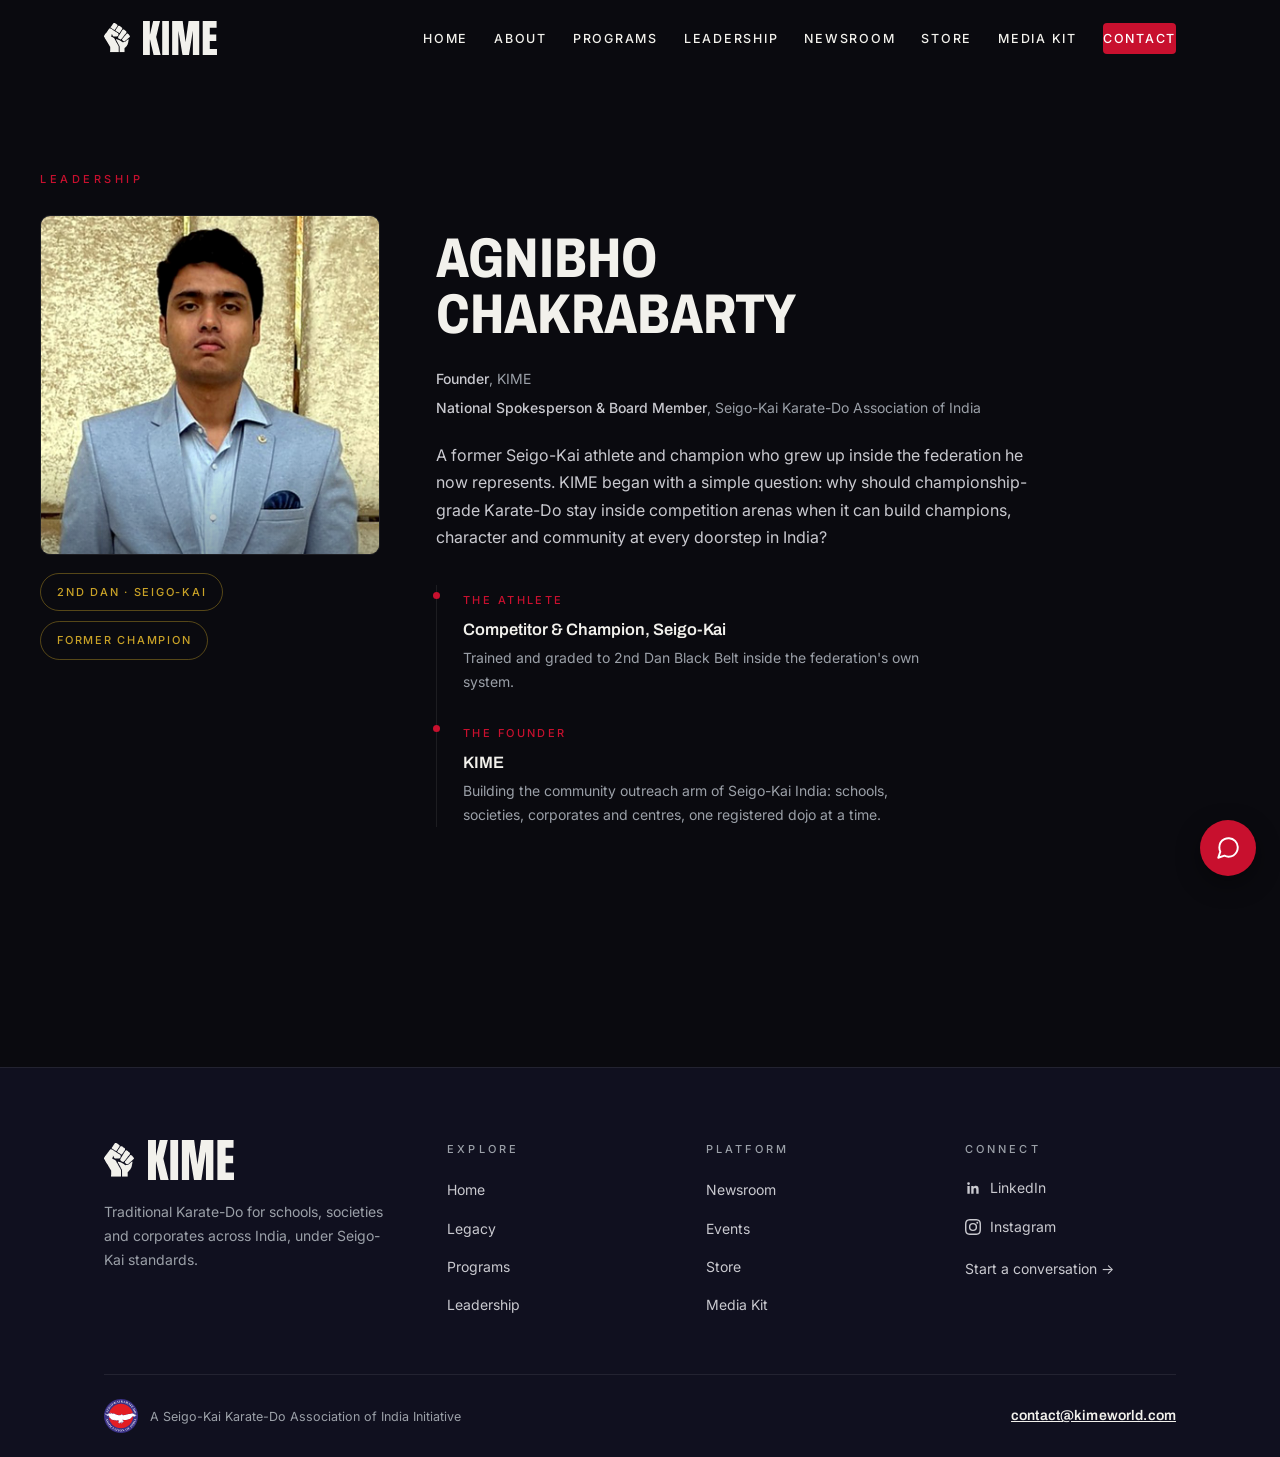
<file: agnibho.html>
<!DOCTYPE html>
<html lang="en">
<head>
<meta charset="UTF-8">
<meta name="viewport" content="width=device-width, initial-scale=1.0">
<title>Agnibho Chakrabarty | KIME Leadership</title>
<meta name="description" content="Agnibho Chakrabarty's role and background leading KIME's growth across schools, societies and corporates.">
<link rel="canonical" href="https://kimeworld.com/agnibho">
<meta name="theme-color" content="#0A0A0F">
<link rel="icon" type="image/svg+xml" href="data:image/svg+xml,%3Csvg%20xmlns%3D%22http%3A%2F%2Fwww.w3.org%2F2000%2Fsvg%22%20viewBox%3D%220%200%201368.000000%201536.000000%22%20role%3D%22img%22%20aria-label%3D%22KIME%20fist%20mark%22%3E%0A%3Cg%20transform%3D%22translate%280.000000%2C1536.000000%29%20scale%280.100000%2C-0.100000%29%22%20fill%3D%22%2523F2F1EC%22%3E%0A%3Cpath%20d%3D%22M5122%2015331%20c-11%20-16%20-58%20-50%20-104%20-76%20-55%20-32%20-115%20-79%20-176%20-139%0A-128%20-124%20-147%20-150%20-202%20-276%20-35%20-79%20-68%20-135%20-118%20-198%20-38%20-48%20-90%20-129%0A-117%20-180%20-37%20-73%20-72%20-120%20-166%20-223%20-71%20-78%20-128%20-150%20-142%20-182%20-14%20-29%0A-41%20-86%20-61%20-127%20-19%20-41%20-62%20-109%20-96%20-150%20-33%20-41%20-81%20-115%20-107%20-165%20-56%0A-109%20-54%20-107%20-195%20-257%20-264%20-281%20-255%20-420%2034%20-544%20101%20-43%20117%20-55%20260%0A-186%2093%20-84%20138%20-118%20215%20-157%2054%20-28%20132%20-78%20173%20-112%2041%20-34%20104%20-75%20140%0A-91%2036%20-17%2092%20-43%20125%20-58%2034%20-16%20104%20-67%20161%20-117%2091%20-79%20126%20-101%20333%20-208%0A128%20-66%20262%20-136%20298%20-155%20113%20-60%20269%20-53%20332%2014%2039%2042%20178%20296%20235%20429%2023%0A55%2050%2090%20153%20200%20163%20173%20166%20176%20223%20306%2035%2080%2067%20135%20118%20199%2038%2048%2088%20125%0A112%20171%2031%2063%2064%20107%20129%20175%2066%2070%2093%20106%20111%20151%2045%20114%2068%20151%20174%20270%20147%0A166%20151%20175%20151%20425%200%20235%20-4%20246%20-121%20371%20-146%20157%20-234%20231%20-340%20287%20-54%2029%0A-133%2079%20-174%20112%20-41%2033%20-119%2083%20-173%20112%20-54%2028%20-119%2067%20-144%2086%20-25%2019%20-98%0A63%20-162%2097%20-230%20123%20-287%20157%20-317%20191%20-45%2050%20-525%2054%20-562%205z%22%2F%3E%0A%3Cpath%20d%3D%22M7730%2013904%20c-67%20-18%20-102%20-42%20-205%20-142%20-146%20-139%20-199%20-205%20-250%0A-303%20-26%20-52%20-79%20-133%20-117%20-181%20-50%20-63%20-83%20-119%20-118%20-198%20-35%20-79%20-68%20-135%0A-118%20-198%20-38%20-48%20-90%20-129%20-117%20-179%20-37%20-73%20-72%20-120%20-165%20-223%20-72%20-79%0A-128%20-150%20-143%20-182%20-14%20-29%20-41%20-87%20-61%20-128%20-19%20-41%20-62%20-109%20-96%20-150%20-33%0A-41%20-81%20-115%20-107%20-165%20-25%20-49%20-79%20-131%20-119%20-182%20-127%20-162%20-139%20-297%20-36%0A-399%2031%20-31%2033%20-32%20162%20-93%2067%20-31%20111%20-62%20199%20-140%2074%20-66%20136%20-112%20177%20-131%0A35%20-17%2092%20-43%20127%20-60%2034%20-16%2096%20-57%20137%20-90%2041%20-33%20118%20-83%20171%20-110%2052%20-28%0A120%20-68%20150%20-91%2030%20-22%2097%20-63%20149%20-90%2052%20-27%20129%20-76%20170%20-109%2041%20-34%20109%0A-76%20150%20-96%2079%20-36%20179%20-86%20270%20-135%20190%20-102%20312%20-29%20410%20241%2065%20178%2087%20218%0A158%20278%20184%20154%20229%20209%20292%20353%2027%2061%2063%20132%2080%20159%2017%2027%2053%2098%2080%20159%2035%0A80%2068%20136%20118%20199%2038%2048%2091%20129%20117%20180%2039%2076%2059%20103%20114%20150%20156%20135%20173%20159%0A242%20367%2070%20210%2064%20475%20-13%20589%20-78%20114%20-304%20321%20-414%20379%20-117%2061%20-124%2066%0A-244%20177%20-119%20110%20-127%20116%20-240%20175%20-47%2025%20-119%2072%20-160%20105%20-41%2033%20-111%2079%0A-155%20101%20-44%2023%20-117%2067%20-162%2097%20-121%2080%20-285%20106%20-433%2066z%22%2F%3E%0A%3Cpath%20d%3D%22M3090%2012550%20c-107%20-18%20-158%20-57%20-428%20-330%20-191%20-192%20-206%20-212%20-257%0A-330%20-56%20-128%20-89%20-174%20-187%20-255%20-87%20-73%20-111%20-106%20-157%20-216%20-47%20-109%20-92%0A-168%20-187%20-245%20-105%20-84%20-142%20-133%20-198%20-263%20-30%20-70%20-65%20-127%20-113%20-188%20-39%0A-48%20-91%20-128%20-116%20-178%20-76%20-147%20-264%20-371%20-425%20-507%20-93%20-78%20-113%20-106%20-166%0A-228%20-44%20-101%20-66%20-131%20-217%20-293%20-94%20-101%20-124%20-142%20-164%20-218%20-26%20-52%20-78%0A-132%20-115%20-179%20-37%20-47%20-86%20-123%20-110%20-169%20-50%20-101%20-171%20-273%20-217%20-310%20-33%0A-26%20-33%20-26%20-33%20-278%200%20-253%200%20-253%2047%20-300%2055%20-55%20119%20-143%20194%20-264%2028%20-46%0A63%20-99%2078%20-119%2066%20-85%20102%20-168%20152%20-354%2036%20-134%2056%20-165%20153%20-246%20103%20-85%0A137%20-139%20206%20-328%2071%20-197%2076%20-206%20216%20-359%2087%20-95%20122%20-142%20159%20-215%2026%20-51%0A78%20-131%20115%20-178%2037%20-47%2088%20-125%20113%20-175%2026%20-49%2074%20-124%20107%20-165%2034%20-41%2077%0A-109%2096%20-150%2020%20-41%2047%20-98%2060%20-125%2013%20-28%2041%20-74%2063%20-104%2022%20-30%2062%20-95%2087%0A-145%2026%20-50%2078%20-130%20116%20-178%2050%20-63%2083%20-119%20118%20-199%2027%20-61%2062%20-132%2078%20-157%0A16%20-26%2050%20-87%2076%20-137%2025%20-49%2073%20-124%20106%20-165%2034%20-41%2077%20-109%2096%20-150%2020%20-41%0A47%20-98%2060%20-125%2013%20-28%2041%20-74%2063%20-104%2022%20-30%2062%20-95%2087%20-145%2026%20-50%2077%20-129%0A114%20-176%2037%20-47%2084%20-119%20105%20-160%2021%20-41%2062%20-111%2091%20-155%2029%20-44%2067%20-118%2084%0A-164%2035%20-97%2032%20-92%20125%20-191%20120%20-126%20110%20-21%20110%20-1140%200%20-965%200%20-965%20-34%0A-1070%20-34%20-105%20-34%20-105%20-39%20-412%20l-4%20-308%202281%200%202281%200%20-2%201493%20c-3%201343%20-5%0A1495%20-19%201527%20-9%2019%20-39%2070%20-66%20112%20-36%2055%20-56%20100%20-72%20160%20-33%20129%20-63%20197%0A-130%20301%20-34%2052%20-84%20145%20-111%20206%20-35%2080%20-67%20135%20-118%20199%20-38%2048%20-86%20121%0A-107%20162%20-20%2041%20-61%20111%20-91%20155%20-30%2045%20-67%20117%20-84%20165%20-17%2047%20-55%20121%20-84%0A165%20-29%2044%20-70%20114%20-91%20155%20-21%2041%20-68%20113%20-105%20160%20-37%2047%20-88%20126%20-114%20177%0A-26%2051%20-62%20112%20-80%20135%20-56%2074%20-83%20128%20-136%20278%20-28%2080%20-67%20172%20-85%20205%20-19%0A33%20-59%20107%20-89%20165%20-31%2058%20-83%20139%20-115%20180%20-33%2041%20-75%20101%20-93%20132%20-18%2032%0A-63%20105%20-100%20163%20-36%2059%20-85%20150%20-108%20205%20-23%2054%20-55%20119%20-71%20144%20-47%2075%20-65%0A115%20-123%20276%20-68%20187%20-90%20222%20-247%20379%20-156%20155%20-193%20180%20-365%20241%20-76%2027%0A-170%2066%20-209%2086%20-161%2084%20-213%20111%20-265%20134%20-34%2015%20-84%2051%20-132%2097%20-90%2085%20-136%0A109%20-242%20124%20-139%2019%20-195%2049%20-307%20165%20-158%20165%20-140%20237%20119%20481%20257%20242%20277%0A303%20162%20482%20-71%20110%20-85%20202%20-44%20283%2034%2065%2090%2040%20174%20-77%2033%20-47%2081%20-110%20105%0A-141%2058%20-71%2085%20-126%20141%20-281%2024%20-70%2058%20-152%2076%20-182%2017%20-31%2057%20-105%2089%20-165%0A106%20-200%20248%20-300%20459%20-325%2052%20-7%20145%20-26%20205%20-44%20110%20-32%20110%20-32%20900%20-32%0A946%200%20809%20-28%201072%20222%20313%20299%20336%20357%20341%20849%205%20471%204%20474%20-182%20660%20-136%0A135%20-158%20149%20-361%20220%20-160%2056%20-215%2091%20-294%20188%20-86%20104%20-140%20137%20-331%20206%0A-189%2069%20-213%2083%20-350%20210%20-119%20110%20-127%20116%20-240%20175%20-47%2025%20-119%2072%20-160%20105%0A-41%2033%20-103%2074%20-137%2090%20-35%2017%20-91%2043%20-125%2060%20-35%2016%20-97%2057%20-138%2091%20-112%2092%0A-331%20233%20-418%20269%20-115%2047%20-152%2072%20-269%20176%20-82%2074%20-126%20104%20-192%20135%20-133%2062%0A-141%2067%20-226%20149%20-56%2054%20-104%2089%20-160%20118%20-44%2022%20-116%2061%20-159%2086%20-44%2025%20-116%0A58%20-160%2072%20-159%2053%20-243%2091%20-334%20152%20-68%2045%20-105%2062%20-140%2067%20-26%203%20-56%207%20-67%0A9%20-11%202%20-40%200%20-65%20-4z%22%2F%3E%0A%3Cpath%20d%3D%22M9964%2011990%20c-124%20-25%20-195%20-93%20-248%20-239%20-31%20-85%20-46%20-108%20-135%0A-211%20-36%20-41%20-71%20-82%20-78%20-91%20-8%20-9%20-35%20-66%20-62%20-128%20-36%20-80%20-69%20-135%20-119%0A-199%20-38%20-48%20-90%20-128%20-116%20-178%20-25%20-50%20-65%20-115%20-87%20-145%20-22%20-30%20-61%20-94%0A-86%20-144%20-25%20-49%20-77%20-130%20-115%20-178%20-50%20-62%20-83%20-117%20-115%20-190%20-24%20-56%20-62%0A-132%20-84%20-169%20-22%20-36%20-54%20-99%20-71%20-140%20-41%20-97%20-49%20-110%20-138%20-203%20-52%20-56%0A-81%20-95%20-94%20-130%20-45%20-126%20-60%20-155%20-116%20-225%20-33%20-41%20-74%20-101%20-92%20-132%20-18%0A-32%20-63%20-105%20-100%20-163%20-36%20-59%20-85%20-152%20-109%20-207%20-31%20-75%20-61%20-125%20-112%0A-188%20-37%20-47%20-91%20-129%20-119%20-183%20-41%20-79%20-71%20-121%20-159%20-215%20-127%20-136%20-154%0A-185%20-169%20-302%20-6%20-47%20-18%20-113%20-26%20-148%20-41%20-181%2016%20-376%20154%20-524%20189%20-204%0A260%20-261%20404%20-323%2055%20-24%20117%20-55%20138%20-69%2020%20-13%2078%20-45%20128%20-70%2049%20-25%20126%0A-70%20170%20-100%20195%20-133%20447%20-104%20591%2067%2078%2093%20157%20170%20249%20242%2035%2027%2097%2091%20138%0A142%2041%2050%20113%20127%20161%20170%20144%20129%20178%20166%20195%20213%209%2025%2024%2068%2034%2095%2014%2038%2043%0A76%20119%20155%20340%20353%20375%20394%20434%20510%2053%20103%2073%20127%20270%20329%20127%20130%20148%20160%0A201%20281%2027%2061%2064%20130%2083%20153%2049%2060%20281%20286%20353%20345%2070%2058%2093%2091%20124%20182%2031%2089%0A48%20115%20127%20191%20183%20175%20247%20271%20273%20410%2015%2076%2029%20119%2061%20175%2060%20110%2058%20136%0A-24%20299%20-88%20176%20-237%20366%20-318%20407%20-19%209%20-73%2035%20-121%2058%20-76%2035%20-107%2058%20-228%0A171%20-204%20190%20-370%20321%20-480%20379%20-52%2028%20-129%2077%20-170%20110%20-140%20112%20-315%20149%0A-516%20110z%22%2F%3E%0A%3Cpath%20d%3D%22M12121%209830%20c-91%20-19%20-150%20-61%20-313%20-222%20-94%20-92%20-153%20-169%20-198%0A-257%20-68%20-132%20-225%20-323%20-456%20-556%20-264%20-266%20-287%20-294%20-344%20-404%20-64%20-124%0A-164%20-245%20-349%20-419%20-160%20-152%20-185%20-183%20-240%20-311%20-52%20-120%20-89%20-169%20-185%0A-245%20-165%20-132%20-362%20-365%20-451%20-536%20-31%20-58%20-69%20-129%20-85%20-159%20-65%20-117%20-47%0A-163%20138%20-361%20112%20-121%20128%20-142%20176%20-244%2065%20-134%2087%20-156%20196%20-199%2047%20-18%0A119%20-56%20160%20-85%20225%20-152%20417%20-181%20666%20-98%20192%2063%20217%2081%20533%20392%20298%20293%20290%0A287%20406%20346%2062%2031%20105%2065%20190%20147%2061%2058%20139%20133%20175%20166%2036%2033%20108%20107%20160%0A163%20102%20112%20128%20131%20236%20178%20110%2048%20141%2074%20400%20330%20266%20264%20390%20383%20480%20461%0A43%2036%2071%2072%2098%20123%2046%2086%2085%20132%20131%20154%2055%2026%2055%20306%200%20332%20-46%2022%20-85%2068%0A-131%20154%20-27%2051%20-55%2087%20-98%20123%20-195%20168%20-233%20213%20-296%20358%20-59%20134%20-71%20149%0A-313%20390%20-199%20198%20-248%20239%20-319%20266%20-51%2018%20-298%2027%20-367%2013z%22%2F%3E%0A%3Cpath%20d%3D%22M12720%206857%20c-73%20-20%20-129%20-66%20-384%20-316%20-219%20-215%20-249%20-241%20-326%0A-280%20-108%20-56%20-142%20-82%20-197%20-151%20-64%20-79%20-550%20-567%20-600%20-602%20-77%20-53%20-112%0A-60%20-333%20-68%20-227%20-8%20-248%20-13%20-362%20-81%20-97%20-57%20-138%20-69%20-278%20-79%20-130%20-9%0A-163%20-18%20-270%20-69%20-121%20-58%20-158%20-47%20-314%2092%20-75%2067%20-133%20109%20-203%20145%20-54%2029%0A-132%2079%20-173%20112%20-41%2033%20-113%2080%20-160%20105%20-113%2059%20-121%2065%20-240%20175%20-126%20116%0A-145%20130%20-258%20179%20-90%2039%20-126%2061%20-237%20147%20-33%2025%20-102%2068%20-155%2095%20-52%2027%0A-122%2065%20-155%2084%20-67%2039%20-254%20104%20-385%20134%20-109%2025%20-131%2034%20-210%2081%20-94%2057%0A-140%2070%20-280%2080%20-140%2010%20-186%2023%20-280%2080%20-112%2068%20-137%2074%20-310%2074%20-175%201%20-222%0A-8%20-276%20-56%20-80%20-71%20-85%20-151%20-15%20-246%2098%20-134%20244%20-369%20292%20-472%2085%20-184%20226%0A-444%20272%20-504%2019%20-26%2057%20-88%2083%20-139%2026%20-51%2078%20-131%20116%20-179%2051%20-64%2083%20-119%0A119%20-200%2027%20-62%2060%20-128%2073%20-148%2041%20-62%2064%20-114%20117%20-262%2052%20-148%2079%20-202%20135%0A-276%2018%20-23%2053%20-84%2079%20-135%2026%20-51%2061%20-113%2077%20-139%2016%20-25%2051%20-96%2078%20-157%2035%0A-80%2067%20-135%20118%20-199%2038%20-48%2086%20-121%20107%20-162%2020%20-41%2060%20-108%2087%20-149%2065%20-95%0A74%20-120%2089%20-226%206%20-48%2025%20-133%2043%20-189%2031%20-101%2031%20-101%2034%20-1528%20l2%20-1428%0A1280%200%201279%200%203%201013%20c4%201198%20-20%201051%20203%201264%2079%2076%20235%20235%20346%20353%20110%0A118%20274%20287%20364%20375%20152%20150%20165%20166%20210%20255%2026%2052%2079%20134%20117%20182%2050%2063%2083%0A119%20118%20199%2027%2061%2062%20132%2079%20157%2016%2026%2088%20165%20160%20309%20131%20260%20145%20298%20170%0A453%207%2040%2022%2082%2041%20112%2016%2026%2043%2069%2060%2096%2042%2066%2050%20126%2050%20362%200%20235%208%20291%2050%0A373%2017%2031%2045%2085%2063%20119%2032%2062%2032%2063%2032%20213%200%20150%200%20150%2038%20236%2053%20123%2059%20171%0A55%20434%20-3%20224%20-4%20231%20-28%20274%20-41%2073%20-120%20102%20-210%2078z%22%2F%3E%0A%3C%2Fg%3E%0A%3C%2Fsvg%3E">
<meta property="og:title" content="Agnibho Chakrabarty | KIME Leadership">
<meta property="og:description" content="Agnibho Chakrabarty's role and background leading KIME's growth across schools, societies and corporates.">
<meta property="og:type" content="website">
<meta name="twitter:card" content="summary_large_image">
<script type="application/ld+json">{"@context":"https://schema.org","@type":"SportsOrganization","name":"KIME","alternateName":"Kime India","parentOrganization":{"@type":"SportsOrganization","name":"Seigo-Kai Karate-Do Association of India","foundingDate":"1969"},"sameAs":["https://www.linkedin.com/company/kime-india"],"sport":"Karate","areaServed":"IN"}</script>
<link rel="preconnect" href="https://fonts.googleapis.com">
<link rel="preconnect" href="https://fonts.gstatic.com" crossorigin>
<link href="https://fonts.googleapis.com/css2?family=Archivo:ital,wdth,wght@0,62..125,100..900&family=Inter:wght@300;400;500;600&family=Newsreader:ital,opsz,wght@1,6..72,300..500&family=Noto+Serif+JP:wght@300&display=swap" rel="stylesheet">

<meta property="og:url" content="https://kimeworld.com/agnibho">
<link rel="stylesheet" href="/styles.css">
</head>
<body class="locked">
<a class="skip" href="#main">Skip to content</a>

<svg width="0" height="0" style="position:absolute" aria-hidden="true">
  <defs>
    <symbol id="fist" viewBox="0 0 1368 1536"><g transform="translate(0.000000,1536.000000) scale(0.100000,-0.100000)">
<path d="M5122 15331 c-11 -16 -58 -50 -104 -76 -55 -32 -115 -79 -176 -139
-128 -124 -147 -150 -202 -276 -35 -79 -68 -135 -118 -198 -38 -48 -90 -129
-117 -180 -37 -73 -72 -120 -166 -223 -71 -78 -128 -150 -142 -182 -14 -29
-41 -86 -61 -127 -19 -41 -62 -109 -96 -150 -33 -41 -81 -115 -107 -165 -56
-109 -54 -107 -195 -257 -264 -281 -255 -420 34 -544 101 -43 117 -55 260
-186 93 -84 138 -118 215 -157 54 -28 132 -78 173 -112 41 -34 104 -75 140
-91 36 -17 92 -43 125 -58 34 -16 104 -67 161 -117 91 -79 126 -101 333 -208
128 -66 262 -136 298 -155 113 -60 269 -53 332 14 39 42 178 296 235 429 23
55 50 90 153 200 163 173 166 176 223 306 35 80 67 135 118 199 38 48 88 125
112 171 31 63 64 107 129 175 66 70 93 106 111 151 45 114 68 151 174 270 147
166 151 175 151 425 0 235 -4 246 -121 371 -146 157 -234 231 -340 287 -54 29
-133 79 -174 112 -41 33 -119 83 -173 112 -54 28 -119 67 -144 86 -25 19 -98
63 -162 97 -230 123 -287 157 -317 191 -45 50 -525 54 -562 5z"/>
<path d="M7730 13904 c-67 -18 -102 -42 -205 -142 -146 -139 -199 -205 -250
-303 -26 -52 -79 -133 -117 -181 -50 -63 -83 -119 -118 -198 -35 -79 -68 -135
-118 -198 -38 -48 -90 -129 -117 -179 -37 -73 -72 -120 -165 -223 -72 -79
-128 -150 -143 -182 -14 -29 -41 -87 -61 -128 -19 -41 -62 -109 -96 -150 -33
-41 -81 -115 -107 -165 -25 -49 -79 -131 -119 -182 -127 -162 -139 -297 -36
-399 31 -31 33 -32 162 -93 67 -31 111 -62 199 -140 74 -66 136 -112 177 -131
35 -17 92 -43 127 -60 34 -16 96 -57 137 -90 41 -33 118 -83 171 -110 52 -28
120 -68 150 -91 30 -22 97 -63 149 -90 52 -27 129 -76 170 -109 41 -34 109
-76 150 -96 79 -36 179 -86 270 -135 190 -102 312 -29 410 241 65 178 87 218
158 278 184 154 229 209 292 353 27 61 63 132 80 159 17 27 53 98 80 159 35
80 68 136 118 199 38 48 91 129 117 180 39 76 59 103 114 150 156 135 173 159
242 367 70 210 64 475 -13 589 -78 114 -304 321 -414 379 -117 61 -124 66
-244 177 -119 110 -127 116 -240 175 -47 25 -119 72 -160 105 -41 33 -111 79
-155 101 -44 23 -117 67 -162 97 -121 80 -285 106 -433 66z"/>
<path d="M3090 12550 c-107 -18 -158 -57 -428 -330 -191 -192 -206 -212 -257
-330 -56 -128 -89 -174 -187 -255 -87 -73 -111 -106 -157 -216 -47 -109 -92
-168 -187 -245 -105 -84 -142 -133 -198 -263 -30 -70 -65 -127 -113 -188 -39
-48 -91 -128 -116 -178 -76 -147 -264 -371 -425 -507 -93 -78 -113 -106 -166
-228 -44 -101 -66 -131 -217 -293 -94 -101 -124 -142 -164 -218 -26 -52 -78
-132 -115 -179 -37 -47 -86 -123 -110 -169 -50 -101 -171 -273 -217 -310 -33
-26 -33 -26 -33 -278 0 -253 0 -253 47 -300 55 -55 119 -143 194 -264 28 -46
63 -99 78 -119 66 -85 102 -168 152 -354 36 -134 56 -165 153 -246 103 -85
137 -139 206 -328 71 -197 76 -206 216 -359 87 -95 122 -142 159 -215 26 -51
78 -131 115 -178 37 -47 88 -125 113 -175 26 -49 74 -124 107 -165 34 -41 77
-109 96 -150 20 -41 47 -98 60 -125 13 -28 41 -74 63 -104 22 -30 62 -95 87
-145 26 -50 78 -130 116 -178 50 -63 83 -119 118 -199 27 -61 62 -132 78 -157
16 -26 50 -87 76 -137 25 -49 73 -124 106 -165 34 -41 77 -109 96 -150 20 -41
47 -98 60 -125 13 -28 41 -74 63 -104 22 -30 62 -95 87 -145 26 -50 77 -129
114 -176 37 -47 84 -119 105 -160 21 -41 62 -111 91 -155 29 -44 67 -118 84
-164 35 -97 32 -92 125 -191 120 -126 110 -21 110 -1140 0 -965 0 -965 -34
-1070 -34 -105 -34 -105 -39 -412 l-4 -308 2281 0 2281 0 -2 1493 c-3 1343 -5
1495 -19 1527 -9 19 -39 70 -66 112 -36 55 -56 100 -72 160 -33 129 -63 197
-130 301 -34 52 -84 145 -111 206 -35 80 -67 135 -118 199 -38 48 -86 121
-107 162 -20 41 -61 111 -91 155 -30 45 -67 117 -84 165 -17 47 -55 121 -84
165 -29 44 -70 114 -91 155 -21 41 -68 113 -105 160 -37 47 -88 126 -114 177
-26 51 -62 112 -80 135 -56 74 -83 128 -136 278 -28 80 -67 172 -85 205 -19
33 -59 107 -89 165 -31 58 -83 139 -115 180 -33 41 -75 101 -93 132 -18 32
-63 105 -100 163 -36 59 -85 150 -108 205 -23 54 -55 119 -71 144 -47 75 -65
115 -123 276 -68 187 -90 222 -247 379 -156 155 -193 180 -365 241 -76 27
-170 66 -209 86 -161 84 -213 111 -265 134 -34 15 -84 51 -132 97 -90 85 -136
109 -242 124 -139 19 -195 49 -307 165 -158 165 -140 237 119 481 257 242 277
303 162 482 -71 110 -85 202 -44 283 34 65 90 40 174 -77 33 -47 81 -110 105
-141 58 -71 85 -126 141 -281 24 -70 58 -152 76 -182 17 -31 57 -105 89 -165
106 -200 248 -300 459 -325 52 -7 145 -26 205 -44 110 -32 110 -32 900 -32
946 0 809 -28 1072 222 313 299 336 357 341 849 5 471 4 474 -182 660 -136
135 -158 149 -361 220 -160 56 -215 91 -294 188 -86 104 -140 137 -331 206
-189 69 -213 83 -350 210 -119 110 -127 116 -240 175 -47 25 -119 72 -160 105
-41 33 -103 74 -137 90 -35 17 -91 43 -125 60 -35 16 -97 57 -138 91 -112 92
-331 233 -418 269 -115 47 -152 72 -269 176 -82 74 -126 104 -192 135 -133 62
-141 67 -226 149 -56 54 -104 89 -160 118 -44 22 -116 61 -159 86 -44 25 -116
58 -160 72 -159 53 -243 91 -334 152 -68 45 -105 62 -140 67 -26 3 -56 7 -67
9 -11 2 -40 0 -65 -4z"/>
<path d="M9964 11990 c-124 -25 -195 -93 -248 -239 -31 -85 -46 -108 -135
-211 -36 -41 -71 -82 -78 -91 -8 -9 -35 -66 -62 -128 -36 -80 -69 -135 -119
-199 -38 -48 -90 -128 -116 -178 -25 -50 -65 -115 -87 -145 -22 -30 -61 -94
-86 -144 -25 -49 -77 -130 -115 -178 -50 -62 -83 -117 -115 -190 -24 -56 -62
-132 -84 -169 -22 -36 -54 -99 -71 -140 -41 -97 -49 -110 -138 -203 -52 -56
-81 -95 -94 -130 -45 -126 -60 -155 -116 -225 -33 -41 -74 -101 -92 -132 -18
-32 -63 -105 -100 -163 -36 -59 -85 -152 -109 -207 -31 -75 -61 -125 -112
-188 -37 -47 -91 -129 -119 -183 -41 -79 -71 -121 -159 -215 -127 -136 -154
-185 -169 -302 -6 -47 -18 -113 -26 -148 -41 -181 16 -376 154 -524 189 -204
260 -261 404 -323 55 -24 117 -55 138 -69 20 -13 78 -45 128 -70 49 -25 126
-70 170 -100 195 -133 447 -104 591 67 78 93 157 170 249 242 35 27 97 91 138
142 41 50 113 127 161 170 144 129 178 166 195 213 9 25 24 68 34 95 14 38 43
76 119 155 340 353 375 394 434 510 53 103 73 127 270 329 127 130 148 160
201 281 27 61 64 130 83 153 49 60 281 286 353 345 70 58 93 91 124 182 31 89
48 115 127 191 183 175 247 271 273 410 15 76 29 119 61 175 60 110 58 136
-24 299 -88 176 -237 366 -318 407 -19 9 -73 35 -121 58 -76 35 -107 58 -228
171 -204 190 -370 321 -480 379 -52 28 -129 77 -170 110 -140 112 -315 149
-516 110z"/>
<path d="M12121 9830 c-91 -19 -150 -61 -313 -222 -94 -92 -153 -169 -198
-257 -68 -132 -225 -323 -456 -556 -264 -266 -287 -294 -344 -404 -64 -124
-164 -245 -349 -419 -160 -152 -185 -183 -240 -311 -52 -120 -89 -169 -185
-245 -165 -132 -362 -365 -451 -536 -31 -58 -69 -129 -85 -159 -65 -117 -47
-163 138 -361 112 -121 128 -142 176 -244 65 -134 87 -156 196 -199 47 -18
119 -56 160 -85 225 -152 417 -181 666 -98 192 63 217 81 533 392 298 293 290
287 406 346 62 31 105 65 190 147 61 58 139 133 175 166 36 33 108 107 160
163 102 112 128 131 236 178 110 48 141 74 400 330 266 264 390 383 480 461
43 36 71 72 98 123 46 86 85 132 131 154 55 26 55 306 0 332 -46 22 -85 68
-131 154 -27 51 -55 87 -98 123 -195 168 -233 213 -296 358 -59 134 -71 149
-313 390 -199 198 -248 239 -319 266 -51 18 -298 27 -367 13z"/>
<path d="M12720 6857 c-73 -20 -129 -66 -384 -316 -219 -215 -249 -241 -326
-280 -108 -56 -142 -82 -197 -151 -64 -79 -550 -567 -600 -602 -77 -53 -112
-60 -333 -68 -227 -8 -248 -13 -362 -81 -97 -57 -138 -69 -278 -79 -130 -9
-163 -18 -270 -69 -121 -58 -158 -47 -314 92 -75 67 -133 109 -203 145 -54 29
-132 79 -173 112 -41 33 -113 80 -160 105 -113 59 -121 65 -240 175 -126 116
-145 130 -258 179 -90 39 -126 61 -237 147 -33 25 -102 68 -155 95 -52 27
-122 65 -155 84 -67 39 -254 104 -385 134 -109 25 -131 34 -210 81 -94 57
-140 70 -280 80 -140 10 -186 23 -280 80 -112 68 -137 74 -310 74 -175 1 -222
-8 -276 -56 -80 -71 -85 -151 -15 -246 98 -134 244 -369 292 -472 85 -184 226
-444 272 -504 19 -26 57 -88 83 -139 26 -51 78 -131 116 -179 51 -64 83 -119
119 -200 27 -62 60 -128 73 -148 41 -62 64 -114 117 -262 52 -148 79 -202 135
-276 18 -23 53 -84 79 -135 26 -51 61 -113 77 -139 16 -25 51 -96 78 -157 35
-80 67 -135 118 -199 38 -48 86 -121 107 -162 20 -41 60 -108 87 -149 65 -95
74 -120 89 -226 6 -48 25 -133 43 -189 31 -101 31 -101 34 -1528 l2 -1428
1280 0 1279 0 3 1013 c4 1198 -20 1051 203 1264 79 76 235 235 346 353 110
118 274 287 364 375 152 150 165 166 210 255 26 52 79 134 117 182 50 63 83
119 118 199 27 61 62 132 79 157 16 26 88 165 160 309 131 260 145 298 170
453 7 40 22 82 41 112 16 26 43 69 60 96 42 66 50 126 50 362 0 235 8 291 50
373 17 31 45 85 63 119 32 62 32 63 32 213 0 150 0 150 38 236 53 123 59 171
55 434 -3 224 -4 231 -28 274 -41 73 -120 102 -210 78z"/>
</g></symbol>
    <symbol id="wordmark" viewBox="0 0 617 290"><g transform="translate(0.000000,290.000000) scale(0.100000,-0.100000)">
<path d="M0 1450 l0 -1450 285 0 285 0 0 698 c0 383 4 690 9 682 5 -8 77 -322
162 -698 l153 -682 299 0 298 0 -5 18 c-3 9 -91 363 -197 786 l-190 768 160
658 c89 362 161 661 161 664 0 3 -129 6 -288 6 l-287 0 -129 -557 c-71 -307
-133 -567 -137 -578 -4 -11 -8 240 -8 558 l-1 577 -285 0 -285 0 0 -1450z"/>
<path d="M1600 1450 l0 -1450 280 0 280 0 0 1450 0 1450 -280 0 -280 0 0
-1450z"/>
<path d="M2430 1450 l0 -1450 260 0 260 0 1 1043 c0 573 2 1038 5 1032 2 -5
80 -464 174 -1020 93 -556 172 -1020 175 -1033 l5 -22 257 2 257 3 166 1039
165 1039 3 -1041 2 -1042 265 0 265 0 0 1450 0 1450 -445 0 c-245 0 -445 -1
-445 -2 0 -25 -241 -1752 -245 -1756 -3 -3 -5 -1 -5 4 0 5 -54 401 -120 879
-66 478 -120 871 -120 872 0 2 -198 3 -440 3 l-440 0 0 -1450z"/>
<path d="M4980 1450 l0 -1450 595 0 595 0 0 280 0 280 -300 0 -300 0 0 335 0
335 270 0 270 0 0 270 0 270 -270 0 -270 0 0 285 0 285 285 0 285 0 0 280 0
280 -580 0 -580 0 0 -1450z"/>
</g></symbol>
    <symbol id="seigo" viewBox="0 0 72 72">
<g transform="translate(0.000000,72.000000) scale(0.005333,-0.005357)" fill="#393185">
<path d="M6355 13423 c-22 -8 -143 -23 -275 -34 -243 -20 -252 -21 -385 -44
-44 -8 -109 -17 -145 -21 -36 -3 -78 -12 -95 -19 -40 -17 -74 -25 -166 -35
-43 -5 -97 -18 -121 -28 -24 -11 -70 -23 -103 -27 -33 -4 -88 -18 -123 -31
-34 -13 -89 -28 -122 -34 -33 -6 -84 -22 -112 -35 -29 -14 -62 -25 -74 -25
-11 0 -43 -11 -70 -25 -27 -14 -72 -30 -101 -35 -29 -5 -65 -18 -80 -29 -15
-11 -50 -25 -76 -31 -27 -6 -60 -19 -75 -30 -15 -11 -49 -24 -76 -30 -27 -6
-60 -20 -74 -30 -14 -11 -43 -23 -64 -26 -21 -4 -58 -20 -81 -35 -23 -16 -49
-29 -58 -29 -9 0 -36 -13 -60 -30 -24 -16 -51 -30 -60 -30 -9 0 -36 -13 -60
-30 -24 -16 -51 -30 -60 -30 -9 0 -36 -13 -60 -30 -24 -16 -49 -30 -56 -30 -6
0 -24 -11 -40 -24 -15 -13 -46 -31 -68 -40 -21 -9 -47 -26 -57 -36 -11 -11
-27 -20 -37 -20 -10 0 -35 -13 -56 -30 -21 -16 -44 -30 -51 -30 -7 0 -25 -11
-41 -24 -15 -13 -43 -31 -61 -40 -18 -9 -41 -24 -50 -32 -24 -22 -81 -60 -125
-84 -21 -11 -46 -28 -55 -36 -36 -31 -112 -90 -147 -114 -21 -14 -54 -40 -75
-57 -20 -18 -41 -33 -45 -33 -4 0 -24 -14 -44 -30 -190 -159 -270 -227 -292
-249 -52 -51 -99 -91 -107 -91 -5 0 -14 -11 -20 -25 -6 -14 -16 -25 -21 -25
-6 0 -57 -48 -115 -107 -58 -60 -113 -115 -122 -124 -111 -113 -255 -271 -306
-337 -47 -60 -154 -191 -189 -230 -16 -18 -29 -36 -29 -41 0 -5 -13 -26 -29
-47 -55 -72 -96 -124 -124 -156 -15 -18 -27 -38 -27 -44 0 -6 -9 -19 -19 -28
-11 -10 -29 -38 -40 -62 -12 -24 -25 -44 -30 -44 -5 0 -14 -14 -21 -30 -7 -17
-26 -47 -41 -67 -16 -20 -29 -41 -29 -48 0 -6 -13 -26 -29 -44 -16 -18 -32
-44 -36 -59 -3 -14 -17 -39 -31 -55 -13 -16 -24 -37 -24 -46 0 -10 -13 -35
-30 -56 -16 -21 -30 -43 -30 -50 0 -7 -14 -29 -30 -50 -17 -21 -30 -45 -30
-54 0 -9 -14 -38 -30 -66 -16 -27 -30 -55 -30 -62 0 -7 -14 -34 -30 -60 -17
-26 -30 -54 -30 -63 0 -8 -11 -31 -24 -50 -12 -19 -29 -53 -36 -75 -7 -22 -21
-51 -30 -65 -9 -14 -23 -43 -30 -65 -6 -22 -23 -62 -36 -89 -13 -28 -24 -59
-24 -70 0 -12 -14 -48 -30 -81 -16 -33 -30 -68 -30 -78 0 -10 -11 -42 -25 -70
-13 -29 -29 -77 -36 -107 -6 -30 -20 -71 -31 -91 -10 -20 -23 -62 -28 -93 -5
-32 -21 -86 -35 -121 -14 -35 -25 -74 -25 -87 0 -13 -13 -70 -29 -128 -16 -58
-35 -141 -41 -185 -7 -44 -18 -96 -26 -115 -7 -19 -20 -93 -29 -165 -8 -71
-21 -161 -29 -200 -16 -75 -36 -294 -36 -386 0 -62 -18 -169 -31 -183 -11 -12
-12 -660 -2 -670 13 -12 32 -118 32 -176 1 -110 22 -338 41 -440 11 -58 24
-150 31 -205 6 -55 19 -125 29 -155 10 -30 21 -84 25 -119 3 -35 17 -98 30
-140 13 -42 29 -105 35 -141 7 -36 23 -91 36 -122 13 -32 24 -70 24 -86 0 -15
9 -46 20 -67 12 -22 28 -71 36 -110 8 -38 24 -87 34 -108 11 -21 25 -59 30
-84 6 -25 20 -58 30 -74 11 -15 25 -50 30 -78 5 -28 18 -63 29 -79 11 -15 25
-47 31 -72 7 -25 20 -56 30 -70 10 -14 22 -41 27 -60 6 -19 22 -53 37 -74 14
-21 26 -49 26 -61 0 -12 13 -42 30 -66 16 -24 30 -51 30 -60 0 -9 13 -36 30
-60 16 -24 30 -49 30 -55 0 -6 14 -28 30 -49 17 -21 30 -45 30 -55 0 -9 13
-37 30 -61 16 -24 30 -49 30 -55 0 -6 14 -28 30 -49 17 -21 30 -46 30 -56 0
-10 13 -34 30 -52 16 -19 30 -39 30 -44 0 -6 14 -27 30 -48 17 -21 30 -43 30
-50 0 -12 27 -51 88 -126 17 -23 32 -47 32 -54 0 -8 24 -42 53 -77 75 -91 112
-140 127 -168 7 -14 24 -38 37 -55 67 -84 156 -193 177 -215 13 -14 52 -59 86
-100 35 -41 76 -88 91 -105 80 -85 381 -383 428 -423 30 -26 83 -74 117 -107
35 -33 83 -75 106 -93 24 -18 93 -73 153 -122 162 -132 168 -136 195 -150 14
-7 35 -22 47 -33 12 -11 31 -25 42 -31 10 -6 47 -32 82 -59 100 -75 131 -96
169 -113 19 -9 48 -27 63 -40 16 -13 35 -24 43 -24 8 0 23 -9 34 -20 10 -10
37 -28 58 -39 21 -11 44 -26 51 -35 7 -8 25 -18 41 -21 16 -4 46 -20 66 -36
20 -16 45 -29 54 -29 9 0 34 -13 55 -30 21 -16 45 -30 55 -30 9 0 34 -13 56
-30 21 -16 44 -30 50 -30 6 0 35 -13 65 -29 30 -15 70 -31 90 -35 20 -3 44
-15 54 -26 10 -11 36 -25 58 -31 22 -6 52 -20 67 -30 15 -11 45 -25 68 -30 22
-5 57 -20 77 -33 19 -13 54 -27 78 -31 23 -4 58 -17 77 -30 19 -12 57 -25 83
-29 27 -3 62 -15 77 -26 16 -11 55 -25 87 -31 31 -6 75 -20 96 -30 21 -11 63
-25 95 -30 31 -6 74 -20 96 -31 22 -11 73 -25 114 -30 41 -5 84 -15 95 -22 22
-14 65 -24 197 -46 36 -6 79 -17 95 -24 17 -8 74 -19 127 -25 54 -6 126 -18
160 -27 35 -8 161 -23 281 -34 167 -14 222 -22 236 -34 l18 -16 533 0 533 0
18 16 c14 12 62 19 206 30 103 8 213 21 243 29 53 14 142 27 265 41 33 4 69
11 80 17 21 11 57 18 185 37 41 7 95 20 120 31 24 11 72 24 106 28 33 5 79 18
101 29 21 11 68 26 103 32 36 6 91 23 122 36 32 13 67 24 78 24 11 0 43 11 71
25 27 14 72 30 100 35 28 5 63 18 77 29 15 10 43 22 62 26 19 4 60 20 90 36
30 16 64 29 75 29 11 0 40 14 64 30 24 17 56 30 71 30 15 0 44 13 65 30 21 17
45 30 53 30 8 0 34 11 56 24 23 13 52 27 66 31 14 4 39 18 55 30 17 13 48 28
68 33 21 6 51 22 68 36 17 14 39 26 48 26 10 0 35 14 56 30 21 17 43 30 50 30
7 0 29 14 50 30 21 17 44 30 51 30 7 0 29 14 47 30 19 17 41 30 49 30 9 0 31
12 51 28 19 15 48 35 64 44 15 10 47 30 69 45 23 16 53 36 68 46 14 9 36 24
49 32 12 8 42 31 67 50 25 19 59 42 75 51 17 9 46 30 65 45 41 33 67 55 170
138 41 33 91 74 110 91 19 16 55 46 80 66 105 84 574 556 688 692 15 17 41 47
57 66 17 19 59 71 95 116 36 46 74 92 86 104 12 11 27 32 34 46 7 14 19 32 27
40 8 8 23 29 34 45 10 17 35 50 54 75 20 25 43 58 53 74 9 16 29 44 45 61 15
18 27 37 27 42 0 6 14 27 30 48 16 21 30 43 30 50 0 7 15 31 33 54 65 82 77
99 86 123 5 13 21 42 35 63 14 21 26 46 26 55 0 9 14 34 30 55 17 21 30 43 30
49 0 6 14 31 30 55 17 24 30 52 30 61 0 9 11 29 24 43 13 14 30 43 37 64 7 21
20 49 30 63 10 14 23 44 28 66 6 23 20 52 30 66 11 13 24 42 30 65 6 22 20 51
30 65 11 13 24 43 31 67 6 24 20 56 31 70 10 14 25 55 33 89 8 35 21 71 30 81
8 9 19 37 25 62 6 25 22 70 36 100 13 30 25 65 25 79 0 14 11 49 25 78 13 28
29 80 35 114 7 34 21 80 32 102 11 22 25 74 30 115 5 41 14 81 19 87 15 18 28
69 44 175 7 52 21 109 29 125 8 16 22 85 30 154 17 135 21 161 36 230 11 55
30 283 30 365 0 41 6 72 20 98 l20 37 0 443 0 443 -17 24 c-12 18 -20 56 -25
135 -14 215 -33 372 -57 476 -6 24 -11 62 -11 84 0 37 -5 62 -43 220 -8 33
-19 93 -26 133 -6 40 -18 86 -26 103 -9 16 -22 64 -29 107 -8 43 -20 92 -28
108 -8 16 -20 56 -27 89 -7 33 -22 79 -32 103 -11 23 -24 63 -29 90 -5 26 -21
69 -35 96 -14 27 -25 61 -25 76 0 15 -11 44 -25 65 -14 20 -30 59 -35 86 -5
27 -18 61 -29 77 -11 15 -25 47 -31 72 -7 25 -20 56 -30 70 -10 14 -22 42 -28
62 -6 21 -20 50 -31 64 -12 15 -26 44 -31 66 -6 21 -22 55 -35 75 -14 20 -25
44 -25 53 0 10 -9 29 -20 43 -12 14 -26 41 -32 59 -6 18 -21 44 -33 58 -13 14
-28 42 -33 62 -6 20 -22 52 -36 71 -14 19 -26 39 -26 45 0 6 -11 23 -24 39
-14 16 -32 48 -41 71 -10 23 -21 42 -27 42 -5 0 -16 17 -25 37 -8 21 -26 51
-39 66 -13 16 -24 34 -24 41 0 14 -36 66 -87 126 -18 20 -33 42 -33 48 0 6
-13 26 -28 44 -31 37 -48 60 -93 131 -17 26 -35 47 -39 47 -5 0 -12 9 -15 20
-4 11 -46 67 -93 124 -48 56 -103 122 -122 146 -19 24 -47 57 -62 74 -16 17
-43 48 -60 69 -41 47 -462 467 -544 543 -112 102 -131 118 -208 179 -43 33
-93 74 -111 90 -45 40 -132 104 -212 156 -18 11 -33 25 -33 30 0 5 -18 18 -40
29 -22 11 -40 24 -40 29 0 4 -18 16 -39 26 -22 10 -50 28 -62 41 -12 13 -28
24 -36 24 -7 0 -22 9 -32 19 -11 11 -35 28 -53 37 -18 9 -46 27 -61 40 -16 13
-34 24 -41 24 -7 0 -30 13 -51 30 -20 16 -46 32 -58 36 -12 4 -35 17 -50 30
-16 13 -37 24 -46 24 -10 0 -35 14 -56 30 -21 17 -44 30 -51 30 -7 0 -25 10
-41 23 -15 13 -49 31 -75 41 -25 9 -52 24 -58 31 -7 8 -31 20 -54 26 -22 6
-50 19 -61 29 -11 10 -40 23 -63 29 -24 5 -54 18 -65 29 -12 11 -41 25 -65 32
-23 6 -58 22 -78 35 -19 13 -49 27 -66 30 -17 4 -51 18 -76 31 -25 13 -54 24
-66 24 -12 0 -48 14 -81 30 -33 16 -70 30 -83 30 -12 0 -44 11 -70 24 -26 13
-72 29 -102 36 -30 7 -71 21 -91 31 -19 9 -63 22 -97 29 -33 6 -81 19 -105 30
-23 10 -76 24 -117 31 -41 6 -95 19 -120 29 -25 10 -79 23 -120 30 -129 19
-164 26 -185 37 -11 6 -49 14 -85 17 -36 4 -101 13 -145 21 -133 23 -142 24
-385 44 -140 11 -253 26 -280 35 l-45 16 -350 -1 -350 -1 -40 -15z"/>
</g>
<g transform="translate(0.000000,72.000000) scale(0.005333,-0.005357)" fill="#E31E24">
<path d="M6275 11508 c-44 -5 -98 -13 -120 -19 -22 -6 -97 -17 -167 -24 -70
-7 -167 -25 -215 -39 -48 -13 -119 -28 -157 -32 -38 -4 -83 -15 -100 -25 -17
-10 -61 -23 -98 -29 -37 -5 -82 -19 -100 -29 -18 -11 -59 -24 -91 -30 -31 -6
-76 -21 -100 -35 -23 -13 -59 -27 -80 -30 -21 -4 -52 -15 -70 -26 -18 -10 -56
-25 -86 -34 -30 -9 -61 -22 -70 -30 -9 -8 -34 -19 -57 -25 -22 -6 -53 -22 -69
-35 -15 -13 -43 -26 -62 -29 -18 -3 -47 -17 -64 -31 -17 -14 -39 -26 -49 -26
-10 0 -31 -11 -47 -24 -15 -13 -39 -27 -53 -31 -14 -4 -46 -20 -71 -36 -25
-16 -50 -29 -56 -29 -5 0 -18 -9 -29 -21 -10 -11 -34 -27 -54 -35 -19 -8 -44
-23 -55 -34 -11 -10 -31 -24 -45 -30 -37 -16 -142 -90 -209 -147 -21 -18 -43
-33 -48 -33 -8 0 -48 -31 -193 -150 -112 -91 -368 -341 -510 -499 -47 -52
-111 -122 -143 -156 -32 -34 -77 -91 -100 -127 -24 -36 -54 -80 -68 -97 -71
-92 -87 -114 -114 -161 -16 -28 -42 -67 -57 -87 -16 -20 -28 -42 -28 -49 0 -7
-14 -29 -30 -47 -17 -19 -30 -39 -30 -43 0 -5 -14 -29 -30 -53 -17 -24 -30
-51 -30 -60 0 -9 -11 -29 -25 -45 -14 -16 -30 -46 -35 -66 -6 -21 -17 -43 -25
-50 -7 -6 -22 -33 -31 -58 -10 -26 -26 -59 -37 -73 -10 -14 -23 -46 -28 -70
-6 -24 -19 -53 -29 -64 -10 -11 -25 -46 -33 -78 -9 -33 -22 -66 -31 -76 -8 -9
-18 -37 -22 -61 -4 -25 -20 -69 -35 -99 -16 -30 -29 -69 -29 -88 0 -18 -11
-55 -24 -82 -14 -27 -30 -79 -37 -117 -6 -38 -22 -91 -35 -118 -13 -27 -21
-53 -18 -57 3 -5 20 -16 37 -25 18 -9 45 -27 60 -40 l29 -24 72 0 73 0 27 -25
c15 -14 30 -25 34 -26 4 -1 57 -2 118 -3 l111 -3 30 -23 31 -22 29 17 30 17
31 -16 c38 -19 62 -12 62 20 0 29 -249 289 -286 298 -44 11 -131 85 -138 116
-14 73 30 79 113 16 32 -24 87 -57 122 -74 139 -65 155 -73 191 -95 21 -13 48
-33 61 -45 13 -12 44 -26 69 -30 25 -5 61 -20 79 -34 19 -14 63 -40 99 -58 66
-33 104 -60 166 -117 19 -18 45 -33 58 -33 12 0 33 -11 46 -25 25 -27 64 -33
77 -12 4 6 8 36 8 66 0 72 16 82 85 57 39 -14 68 -17 113 -13 39 3 85 0 122
-9 33 -7 104 -14 159 -14 l99 0 31 -19 c17 -10 67 -29 111 -41 89 -25 146 -51
188 -86 16 -13 36 -24 45 -24 29 0 115 -45 160 -84 33 -27 53 -36 80 -36 25 0
44 -8 62 -25 15 -14 46 -29 71 -33 24 -5 64 -23 88 -40 30 -22 56 -32 79 -32
23 0 44 -8 59 -22 17 -16 42 -24 89 -29 46 -5 72 -13 88 -28 13 -13 41 -23 71
-27 31 -3 60 -14 78 -30 l30 -25 66 7 c47 4 89 1 142 -10 l74 -17 445 3 445 3
36 21 c20 12 50 25 67 29 l30 6 22 53 c20 51 29 59 92 84 14 6 29 19 32 30 4
12 35 30 89 50 65 26 97 32 154 32 l71 0 44 -34 c55 -45 118 -108 118 -121 0
-5 16 -30 35 -53 19 -24 37 -52 40 -63 4 -10 18 -21 33 -24 15 -3 41 -11 57
-17 35 -12 37 -12 170 1 55 6 147 10 205 11 l105 0 25 20 25 20 122 0 122 0
58 26 c46 20 67 24 101 19 34 -5 52 -2 85 16 l42 23 87 1 88 1 28 27 28 27 67
0 c37 0 84 6 104 14 21 7 65 21 98 31 33 10 81 29 107 42 30 15 65 23 96 23
66 0 191 28 222 50 14 10 48 21 75 25 28 4 65 17 84 28 18 11 54 24 80 29 25
4 57 17 72 27 29 21 78 29 239 37 l116 6 44 -37 45 -37 59 5 c35 3 69 13 85
25 15 11 51 21 84 25 34 3 84 18 122 37 49 24 84 33 142 37 l78 6 21 22 c14
15 37 24 77 29 40 4 83 20 141 51 58 32 94 45 122 45 22 0 46 6 53 13 20 20
146 16 168 -6 l18 -18 -18 -31 -18 -31 26 -38 25 -39 46 0 c36 0 44 3 37 13
-6 6 -15 48 -22 92 -7 44 -15 96 -17 115 -3 19 -14 51 -25 72 -10 20 -23 68
-29 107 -5 38 -19 85 -30 103 -11 19 -23 56 -27 83 -3 27 -19 73 -35 103 -15
30 -28 64 -28 76 0 11 -14 48 -30 81 -16 33 -30 68 -30 78 0 22 -16 55 -40 82
-10 11 -20 36 -24 56 -3 19 -17 51 -31 69 -14 19 -25 41 -25 49 0 9 -14 36
-30 60 -17 24 -30 52 -30 61 0 10 -13 34 -30 55 -16 21 -30 46 -30 55 0 10
-10 30 -22 45 -23 28 -47 70 -87 151 -12 23 -28 48 -37 55 -9 8 -25 32 -35 54
-11 22 -35 60 -54 85 -19 25 -45 59 -57 76 -91 126 -219 287 -274 344 -13 14
-40 45 -60 70 -51 65 -260 276 -319 323 -27 22 -59 48 -70 59 -60 58 -124 113
-157 134 -21 13 -38 29 -38 34 0 5 -17 21 -37 35 -21 14 -56 37 -78 52 -22 14
-46 34 -53 45 -7 10 -19 18 -26 18 -7 0 -23 11 -36 26 -14 14 -43 33 -65 43
-22 10 -46 25 -54 34 -7 10 -19 17 -25 17 -7 0 -25 14 -41 30 -16 17 -37 30
-46 30 -10 0 -30 11 -46 24 -15 13 -44 31 -63 40 -19 10 -62 33 -95 51 -33 19
-85 46 -115 61 -30 14 -58 30 -61 35 -3 6 -28 17 -54 25 -27 8 -59 24 -71 35
-12 11 -41 25 -64 30 -24 5 -54 18 -67 29 -13 10 -41 21 -63 25 -22 4 -56 18
-77 32 -20 13 -58 28 -83 32 -26 4 -63 17 -82 29 -20 12 -62 27 -94 33 -33 6
-74 19 -92 30 -18 10 -63 24 -100 29 -37 6 -81 19 -98 29 -17 10 -62 21 -100
25 -38 4 -109 19 -158 33 -48 14 -145 31 -215 38 -69 7 -144 18 -166 24 -90
23 -259 31 -615 30 -206 -1 -411 -6 -455 -11z"/>
<path d="M1922 6555 c3 -135 9 -146 50 -97 13 16 44 40 69 55 28 16 51 38 59
57 l12 30 -15 24 c-12 18 -34 28 -88 40 -39 9 -76 16 -81 16 -6 0 -8 -50 -6
-125z"/>
<path d="M11414 6669 c-4 -7 -10 -37 -13 -68 l-6 -55 -55 -28 c-30 -15 -62
-28 -70 -28 -44 0 -53 -55 -14 -89 20 -17 25 -29 22 -59 l-3 -37 -50 -3 c-27
-2 -73 2 -100 8 l-51 12 -39 -18 -40 -19 -6 -101 -5 -102 -30 -35 c-18 -23
-46 -41 -74 -50 -76 -24 -120 -53 -169 -110 -66 -77 -120 -122 -164 -137 -39
-12 -126 -91 -156 -141 -10 -16 -35 -40 -57 -55 l-39 -27 -30 13 c-51 21 -81
23 -113 6 -17 -9 -49 -16 -72 -16 -45 0 -98 -19 -136 -49 -14 -11 -38 -22 -53
-26 -16 -3 -37 -15 -47 -26 -18 -20 -68 -26 -79 -9 -8 13 -70 13 -117 0 -47
-13 -96 -60 -104 -97 -3 -17 -21 -46 -39 -66 -45 -49 -74 -48 -132 3 -52 46
-79 50 -145 21 -35 -15 -48 -27 -63 -62 -36 -85 -53 -92 -126 -59 -61 27 -98
25 -149 -9 l-44 -29 -40 20 c-55 28 -126 21 -165 -16 -42 -41 -98 -45 -159
-13 l-49 26 -29 -20 c-38 -25 -53 -24 -94 6 -42 31 -97 33 -133 5 -34 -27 -73
-25 -142 6 l-58 27 -51 -13 c-105 -28 -195 -10 -233 47 -10 14 -40 50 -68 80
-52 56 -94 73 -149 59 -53 -13 -95 -234 -58 -308 11 -21 33 -40 60 -54 23 -11
59 -37 80 -57 59 -57 132 -117 144 -117 7 0 38 -27 70 -60 31 -33 66 -60 76
-60 25 0 44 -17 91 -80 49 -66 51 -90 9 -125 l-32 -27 -46 4 c-56 6 -155 50
-186 83 l-23 25 -55 0 c-30 0 -67 -5 -82 -10 l-27 -11 8 -72 c18 -166 8 -248
-36 -303 -32 -41 -32 -54 7 -111 28 -41 30 -65 9 -83 -23 -19 -67 3 -116 59
-23 25 -70 76 -105 112 -35 37 -64 74 -64 82 0 8 -13 31 -29 51 -17 21 -31 54
-35 80 -9 58 -39 96 -75 96 -47 0 -65 -31 -66 -113 -1 -40 -7 -92 -13 -117 -7
-25 -15 -125 -18 -222 l-6 -178 -27 -35 c-14 -19 -34 -46 -44 -60 -14 -19 -27
-25 -57 -25 l-40 0 -24 39 c-14 22 -29 42 -35 45 -5 3 -12 25 -16 48 -4 23
-18 58 -30 78 -16 25 -25 57 -29 110 l-6 75 -29 40 c-16 22 -38 41 -50 43 -30
5 -117 -70 -143 -122 -11 -22 -28 -50 -38 -61 -10 -11 -21 -31 -25 -45 -4 -14
-41 -58 -83 -97 l-77 -72 -43 -1 c-57 0 -78 12 -103 63 -12 23 -28 50 -36 59
-21 24 -19 59 5 110 27 59 38 150 20 166 -27 22 -84 18 -125 -10 -21 -14 -47
-29 -58 -32 -11 -3 -40 -31 -65 -62 -25 -31 -56 -69 -68 -85 -37 -45 -73 -40
-111 17 -39 57 -41 110 -6 176 14 26 25 52 25 58 0 7 9 24 19 39 11 15 23 40
27 57 4 16 20 43 36 59 189 196 286 347 275 428 -7 51 -29 74 -86 86 -78 17
-129 -9 -151 -73 -5 -18 -23 -39 -39 -49 -15 -9 -50 -36 -77 -60 -53 -47 -82
-61 -108 -51 -34 13 -19 57 39 114 30 30 55 59 55 64 0 6 12 27 26 48 l27 38
-13 15 c-7 9 -32 20 -56 26 -23 6 -50 20 -60 30 -24 27 -81 25 -112 -3 l-24
-23 -131 -6 -132 -5 -47 -26 c-34 -18 -71 -28 -124 -33 l-76 -8 -40 41 c-42
44 -81 58 -119 44 -22 -9 -165 -17 -226 -13 -12 0 -45 21 -73 46 -28 25 -54
45 -58 45 -23 0 -104 -64 -127 -100 -17 -27 -32 -40 -48 -40 -42 1 -124 96
-139 162 -10 47 -72 128 -97 128 -10 0 -28 -11 -41 -26 -14 -14 -43 -33 -65
-43 -22 -10 -46 -25 -54 -34 -7 -10 -19 -17 -26 -17 -6 0 -33 -11 -59 -25 -26
-14 -58 -25 -72 -25 -34 0 -112 67 -131 112 -19 48 -54 62 -144 56 l-70 -5
-29 -28 c-34 -32 -101 -43 -140 -23 l-25 14 -11 70 c-9 64 -38 125 -67 145 -5
4 -52 10 -103 14 l-93 7 -36 39 -36 40 5 32 c4 20 -1 45 -12 67 -18 36 -19 37
-151 59 -74 12 -98 30 -107 80 -10 53 -21 69 -63 91 -21 10 -41 26 -44 34 -4
9 -27 21 -52 27 -32 8 -53 21 -71 44 l-25 33 1 98 c1 55 1 110 1 123 1 40 -25
55 -104 59 -84 5 -140 -9 -180 -41 l-28 -24 15 -69 c8 -38 17 -110 21 -160 3
-50 14 -115 24 -145 10 -30 24 -94 31 -144 7 -49 21 -107 32 -127 10 -21 23
-72 29 -115 7 -49 20 -91 34 -113 12 -19 25 -58 28 -86 3 -28 15 -66 26 -85
11 -19 25 -56 31 -82 6 -27 19 -60 30 -75 11 -15 24 -48 29 -75 4 -26 20 -64
34 -85 13 -20 28 -50 32 -66 3 -17 14 -41 24 -55 10 -14 21 -38 24 -52 4 -14
17 -41 30 -60 12 -19 31 -55 41 -81 9 -26 22 -51 27 -54 6 -3 21 -29 35 -57
42 -86 68 -132 92 -162 12 -15 22 -33 22 -40 0 -6 10 -20 21 -31 12 -10 30
-37 40 -59 10 -22 35 -60 54 -85 40 -51 75 -99 109 -150 14 -19 33 -44 44 -55
10 -11 25 -31 32 -45 7 -13 23 -36 36 -50 13 -14 64 -72 113 -130 148 -174
344 -369 491 -490 24 -19 58 -48 76 -65 18 -16 47 -42 66 -57 18 -15 49 -41
69 -57 20 -17 42 -31 48 -31 6 0 25 -14 43 -30 17 -17 34 -30 39 -30 4 0 25
-15 46 -32 68 -56 104 -82 132 -94 14 -6 35 -21 45 -33 11 -11 25 -21 31 -21
7 0 29 -13 50 -30 21 -16 46 -30 56 -30 10 0 34 -13 52 -30 19 -16 41 -30 49
-30 8 0 29 -11 48 -25 18 -13 49 -30 69 -36 20 -6 45 -20 56 -30 11 -10 40
-25 63 -33 24 -9 55 -25 69 -36 14 -11 33 -20 43 -20 9 0 39 -11 66 -25 27
-14 66 -30 87 -36 20 -5 54 -21 74 -34 20 -14 48 -25 63 -25 15 0 49 -12 75
-26 27 -14 74 -30 104 -36 31 -5 70 -18 86 -28 17 -10 55 -23 85 -28 30 -6 80
-19 110 -30 30 -12 88 -26 129 -32 40 -6 101 -20 135 -31 33 -12 103 -25 154
-30 51 -5 118 -15 150 -23 112 -29 221 -37 557 -42 422 -7 753 10 865 44 19 6
80 16 136 21 55 6 129 20 165 31 35 11 96 25 134 30 39 5 91 18 117 30 26 11
73 25 105 31 32 5 74 18 93 28 19 10 58 24 86 30 28 5 73 22 99 36 27 14 57
25 69 25 12 0 48 14 81 30 33 16 66 30 73 30 7 0 38 13 69 30 31 17 64 30 73
30 10 0 29 10 44 21 15 12 48 28 74 35 25 8 55 23 66 33 12 10 37 24 57 30 20
7 44 20 54 31 9 10 31 22 49 26 17 3 46 19 64 35 18 16 39 29 46 29 7 0 29 12
49 28 19 15 50 36 68 47 18 11 51 31 73 45 23 14 56 34 75 45 19 11 44 29 55
40 12 11 54 42 93 68 40 26 76 53 80 60 5 7 35 32 68 57 33 25 62 48 63 53 2
4 19 18 37 30 71 48 332 301 457 442 87 97 191 222 206 245 9 14 30 41 47 61
16 20 41 54 55 74 14 20 37 51 51 68 14 18 34 47 43 65 9 17 20 32 25 32 5 0
17 17 26 38 10 20 27 48 37 62 42 55 69 97 88 139 11 23 29 54 40 68 11 14 20
33 20 43 0 9 13 34 29 54 16 20 32 50 36 65 3 16 15 37 26 47 10 9 24 36 30
58 6 23 20 51 31 63 11 11 22 41 25 65 4 27 16 55 34 76 16 18 29 43 29 56 0
13 11 44 25 70 14 26 30 68 36 94 7 26 22 67 34 92 12 25 26 68 30 95 4 28 15
64 26 81 10 17 25 67 33 111 8 44 21 93 29 110 9 17 23 75 31 129 8 55 22 116
31 138 9 21 20 90 26 153 5 63 11 119 15 124 3 5 10 46 15 92 5 45 13 105 19
132 5 28 9 103 9 169 l1 118 -31 37 c-46 53 -117 79 -135 50z"/>
</g>
<g transform="translate(0.000000,72.000000) scale(0.005333,-0.005357)" fill="#FFFFFF">
<path d="M6804 12885 c-4 -9 1 -31 11 -49 l18 -33 -16 -149 c-9 -82 -20 -230
-24 -329 l-6 -180 -30 -29 -29 -30 16 -12 c20 -14 234 -30 246 -18 5 5 0 32
-10 61 l-18 51 14 59 c7 32 14 83 14 114 l0 56 18 16 c10 10 29 17 41 17 l22
0 20 -42 c11 -24 35 -63 55 -88 19 -25 42 -58 52 -74 9 -16 30 -44 46 -63 34
-40 38 -83 11 -113 -10 -11 -16 -22 -14 -24 6 -6 332 -23 347 -18 20 7 14 18
-33 55 -44 34 -77 72 -112 131 -10 16 -26 37 -35 47 -9 10 -26 35 -38 56 -11
21 -36 58 -55 83 -74 96 -96 130 -101 160 -7 34 9 60 38 60 10 0 30 11 44 25
14 14 37 32 52 40 15 9 54 36 87 60 33 25 74 51 91 59 38 18 58 41 51 60 -4 9
-28 15 -79 18 -40 3 -81 8 -90 12 -10 5 -18 4 -18 -1 0 -4 10 -13 22 -18 13
-6 24 -17 26 -26 4 -22 -54 -91 -94 -112 -19 -10 -37 -24 -40 -32 -3 -8 -21
-19 -40 -25 -21 -7 -40 -23 -49 -41 -9 -17 -24 -29 -35 -29 -11 0 -40 -18 -64
-40 l-43 -40 -31 0 c-17 0 -32 6 -35 13 -2 6 -2 73 0 147 l5 135 36 32 c24 21
33 35 27 41 -6 5 -67 13 -138 16 l-127 7 -6 -16z"/>
<path d="M6130 12871 c-8 -4 -55 -13 -105 -20 -49 -7 -105 -15 -122 -17 -42
-6 -42 -23 2 -61 22 -20 35 -40 35 -56 0 -73 23 -294 41 -383 21 -108 28 -251
15 -295 l-8 -26 14 -5 c20 -7 246 6 254 15 4 4 -5 20 -20 36 -37 39 -52 96
-61 231 -7 120 -22 237 -49 381 -11 56 -14 99 -8 125 l8 39 32 14 c17 8 32 18
32 23 0 10 -40 10 -60 -1z"/>
<path d="M5236 12698 c-3 -7 -7 -51 -10 -98 -3 -53 -15 -110 -30 -150 -27 -74
-43 -209 -28 -236 l10 -17 12 24 c8 13 15 58 18 99 8 128 36 134 110 21 28
-44 61 -82 72 -86 48 -15 27 -95 -26 -95 -34 0 -54 -10 -54 -27 l0 -16 53 8
c101 14 113 8 200 -111 l28 -38 -6 -28 c-7 -31 -1 -33 40 -18 15 6 59 15 98
20 101 15 117 19 117 30 0 6 -27 38 -61 72 -33 33 -71 77 -85 97 -13 20 -46
65 -73 101 -27 36 -62 82 -78 103 -15 22 -38 50 -51 64 -13 14 -34 41 -47 61
-13 21 -37 54 -52 74 -15 20 -48 64 -72 98 -42 58 -76 77 -85 48z"/>
<path d="M8221 12688 c-18 -35 -53 -83 -136 -186 -19 -24 -35 -53 -35 -64 l0
-20 43 6 42 7 18 -94 c22 -122 22 -152 -3 -170 l-20 -14 -54 15 c-56 15 -110
10 -103 -11 5 -16 42 -25 112 -26 71 -2 88 -13 114 -72 39 -88 36 -177 -6
-193 -30 -12 0 -25 75 -32 42 -4 106 -18 141 -31 35 -13 66 -22 68 -19 3 3 -4
17 -16 32 -11 15 -21 32 -21 39 0 7 -9 33 -20 57 -11 25 -24 87 -30 139 -6 52
-19 121 -29 154 -10 33 -24 105 -31 160 -6 55 -20 129 -32 165 -11 36 -19 83
-19 105 0 22 -2 48 -5 58 -8 24 -39 21 -53 -5z"/>
<path d="M4539 12496 c-15 -13 -45 -26 -68 -30 -49 -7 -59 -25 -36 -60 l16
-25 -6 -48 c-5 -29 -17 -58 -30 -73 -13 -14 -28 -43 -34 -66 -6 -22 -20 -49
-31 -59 -11 -10 -20 -24 -20 -31 0 -8 -18 -50 -40 -94 l-41 -80 -18 0 c-24 0
-37 17 -46 57 -3 18 -16 44 -27 58 -11 14 -25 45 -30 68 -5 23 -19 52 -31 65
l-21 22 12 33 c7 19 12 39 12 47 l0 13 -35 -6 c-20 -3 -49 -17 -65 -30 -16
-14 -47 -28 -69 -32 -21 -3 -47 -15 -56 -25 l-18 -19 32 -36 c17 -20 31 -41
31 -48 0 -7 11 -28 25 -47 14 -19 25 -41 25 -51 0 -9 13 -40 29 -70 15 -30 31
-66 35 -81 3 -15 17 -44 31 -64 14 -20 25 -47 25 -58 0 -12 11 -37 25 -56 14
-19 30 -52 36 -74 6 -21 20 -52 32 -68 l21 -28 -12 -33 c-7 -19 -12 -36 -12
-40 0 -15 63 -6 87 12 13 11 48 27 77 35 28 9 63 27 76 41 l23 25 -29 10 c-33
12 -96 111 -109 170 -4 19 -18 48 -31 63 -26 31 -31 76 -12 95 19 19 57 14 81
-12 12 -13 39 -28 60 -34 20 -6 51 -22 68 -36 17 -14 38 -26 47 -26 9 0 32
-11 51 -23 20 -13 49 -32 65 -41 l28 -18 -5 -39 -5 -39 33 20 c18 11 39 20 47
20 8 0 37 12 64 26 27 15 69 32 94 38 l45 11 3 21 3 22 -44 21 c-24 11 -50 21
-58 21 -8 0 -34 14 -58 30 -24 17 -52 30 -62 30 -9 0 -30 11 -46 24 -15 13
-46 29 -68 36 -22 7 -49 20 -60 30 -11 9 -40 24 -65 34 -55 20 -87 46 -99 79
-13 33 -4 63 24 81 13 9 27 33 34 59 6 25 17 47 25 50 8 3 19 23 26 44 7 21
22 54 34 73 13 19 26 48 30 63 4 15 17 33 31 39 14 6 25 17 25 25 0 21 -42 15
-71 -11z"/>
<path d="M8910 12511 c0 -5 7 -14 15 -21 21 -17 19 -67 -4 -99 -11 -15 -23
-40 -27 -57 -3 -16 -16 -47 -29 -69 -12 -22 -28 -58 -35 -80 -7 -22 -19 -47
-27 -57 -8 -9 -21 -37 -28 -63 -8 -25 -23 -58 -34 -73 -10 -15 -24 -46 -30
-68 -17 -63 -72 -151 -103 -165 -16 -6 -28 -18 -28 -25 0 -8 12 -16 28 -20 51
-11 83 -23 110 -43 30 -21 71 -29 90 -18 6 5 12 21 12 38 0 16 12 53 27 81 55
111 71 144 82 179 7 22 21 41 36 47 l25 12 0 54 0 54 24 29 c13 16 29 49 36
73 7 24 20 55 31 68 10 14 19 31 19 38 0 24 31 44 70 44 l40 0 16 -24 c8 -14
31 -34 49 -45 l34 -20 11 -41 11 -41 -12 -56 c-11 -47 -31 -83 -79 -140 -6 -7
-29 -17 -53 -24 l-42 -11 -64 16 c-35 10 -68 13 -72 9 -5 -5 2 -40 16 -79 13
-39 29 -104 35 -145 17 -118 49 -242 68 -269 11 -13 33 -27 49 -31 17 -3 44
-16 61 -28 17 -11 44 -24 61 -27 l31 -6 0 17 c0 9 -9 28 -20 42 -11 14 -20 37
-20 52 0 14 -10 60 -21 101 -11 41 -27 112 -35 158 l-16 83 12 14 c8 10 31 15
64 15 28 0 60 6 72 13 79 47 94 61 105 95 6 20 15 42 19 47 20 28 19 67 -4
124 -21 52 -76 121 -97 121 -4 0 -26 16 -49 35 -23 19 -52 35 -64 35 -12 0
-37 11 -55 24 -19 14 -48 28 -65 32 -17 3 -51 17 -76 30 -25 13 -52 24 -61 24
-9 0 -33 11 -53 25 -38 26 -56 31 -56 16z"/>
<path d="M8003 12401 c-10 -11 -31 -38 -48 -61 -16 -22 -45 -59 -62 -81 -18
-23 -33 -47 -33 -55 0 -7 -9 -18 -20 -24 -11 -6 -26 -23 -34 -38 -8 -15 -46
-58 -85 -97 -39 -38 -67 -72 -63 -76 4 -4 40 -11 81 -15 l74 -7 -7 24 c-5 13
-10 38 -13 56 l-5 32 36 36 c20 19 36 43 36 51 0 8 14 20 30 26 l31 10 29 64
c17 35 41 74 55 86 27 25 46 88 26 88 -6 0 -19 -9 -28 -19z"/>
<path d="M5127 12128 c-3 -13 -11 -63 -18 -113 -6 -52 -19 -101 -29 -115 -9
-14 -20 -37 -24 -52 -4 -19 -17 -32 -42 -43 -19 -8 -33 -19 -29 -25 9 -14 37
-13 60 3 25 17 67 33 125 48 l45 11 -27 14 c-40 21 -49 44 -42 116 9 82 17 96
62 104 20 4 43 11 50 17 l13 10 -13 8 c-7 5 -22 9 -33 9 -11 0 -33 7 -49 15
-38 20 -43 19 -49 -7z"/>
<path d="M10100 11843 c-18 -15 -44 -34 -60 -42 -71 -41 -95 -58 -115 -78 -12
-13 -32 -23 -44 -23 -12 0 -34 -13 -49 -28 -15 -16 -41 -34 -58 -41 -17 -7
-36 -23 -42 -35 -6 -13 -23 -27 -39 -31 -32 -8 -102 -49 -140 -82 -14 -12 -35
-25 -47 -29 -11 -3 -31 -15 -43 -27 -13 -11 -39 -23 -60 -26 -25 -4 -39 -12
-41 -24 l-4 -17 39 -16 c21 -9 48 -25 62 -35 13 -10 30 -19 37 -19 16 0 19 36
4 45 -21 13 -8 42 38 81 63 55 83 64 128 61 l39 -2 14 43 13 44 43 18 c23 10
45 25 48 34 3 8 22 22 41 30 19 8 37 24 41 35 8 27 31 27 49 -1 l15 -23 -26
-120 c-14 -66 -30 -126 -35 -132 -6 -7 -26 -13 -44 -13 -43 0 -43 -15 1 -41
43 -26 48 -42 36 -120 l-10 -62 -31 -32 c-16 -17 -30 -36 -30 -41 0 -16 34
-44 52 -44 8 0 32 -13 53 -30 21 -16 43 -30 50 -30 6 0 22 -11 35 -25 39 -42
69 -29 49 22 l-11 28 12 135 c6 74 20 167 30 205 10 39 21 108 25 155 9 121
31 264 44 288 6 12 11 32 11 46 l0 26 -24 0 c-14 0 -39 -12 -56 -27z"/>
<path d="M3020 11631 c-25 -4 -63 -19 -85 -34 -148 -97 -196 -149 -237 -252
l-31 -80 0 -80 0 -80 21 -42 c12 -23 22 -50 22 -60 0 -10 14 -34 30 -53 17
-19 33 -43 36 -52 3 -10 9 -18 13 -18 5 0 21 -12 35 -27 26 -26 61 -48 146
-89 l35 -18 120 2 120 1 67 34 c110 56 186 132 234 236 l34 74 0 101 -1 101
-29 60 c-17 33 -30 64 -30 70 0 14 -123 145 -137 145 -6 0 -25 12 -42 26 -46
38 -191 54 -321 35z m55 -85 c37 -13 80 -37 97 -53 58 -54 122 -124 138 -151
10 -15 27 -36 39 -46 11 -11 21 -25 21 -32 0 -7 11 -26 25 -42 13 -16 35 -63
49 -106 l24 -76 -12 -43 c-6 -23 -24 -61 -40 -84 l-28 -42 -68 -26 -69 -26
-58 17 c-32 10 -71 29 -87 43 -53 47 -181 178 -201 207 -150 216 -143 381 18
458 66 31 72 31 152 2z"/>
<path d="M3854 11605 c-14 -14 -43 -33 -65 -42 -21 -8 -39 -19 -39 -25 0 -5
-17 -16 -37 -24 -43 -18 -93 -61 -93 -80 0 -14 60 -74 74 -74 5 0 18 9 30 21
28 28 84 65 125 85 55 25 111 75 111 98 0 33 -28 66 -56 66 -14 0 -36 -11 -50
-25z"/>
<path d="M10541 11531 c-23 -22 -41 -45 -41 -53 0 -7 -9 -19 -20 -26 -12 -7
-18 -17 -15 -22 3 -6 18 -1 34 11 35 26 95 39 130 29 15 -4 51 -24 79 -45 l52
-37 0 -24 c0 -23 -49 -85 -174 -219 -51 -55 -72 -79 -163 -185 -111 -129 -135
-151 -175 -165 -42 -13 -46 -31 -11 -49 15 -8 61 -44 102 -80 41 -36 78 -66
83 -66 4 0 8 16 8 35 l0 35 127 148 c70 81 139 159 153 174 39 41 72 77 140
156 l63 72 34 0 33 0 9 -22 c5 -13 20 -34 34 -47 31 -28 42 -81 28 -140 l-9
-42 15 -6 c10 -4 23 3 34 18 10 13 27 36 39 51 28 36 25 58 -10 93 -17 17 -44
45 -62 63 -17 17 -37 32 -45 32 -7 0 -20 11 -29 26 -9 14 -29 31 -43 39 -14 7
-53 39 -86 70 -99 94 -245 215 -260 215 -7 0 -32 -18 -54 -39z"/>
<path d="M9748 11453 c-10 -2 -18 -9 -18 -14 0 -10 37 -34 68 -44 l22 -6 0 15
c0 17 -35 57 -47 55 -5 -1 -16 -3 -25 -6z"/>
<path d="M2285 11008 c-2 -7 -5 -24 -7 -38 l-3 -25 -46 -25 c-121 -65 -214
-152 -264 -249 l-33 -63 -7 -101 c-8 -127 5 -213 42 -274 31 -50 116 -143 132
-143 5 0 23 -11 39 -25 80 -67 320 -67 439 1 51 29 183 151 183 169 0 7 11 22
25 35 25 23 73 117 94 181 14 44 2 82 -31 100 -13 7 -29 21 -37 31 -7 11 -24
23 -36 28 -14 5 -32 27 -44 54 -11 26 -26 46 -35 46 -8 0 -37 -28 -66 -61 -28
-34 -62 -71 -75 -81 -14 -11 -25 -28 -25 -39 l0 -19 35 0 c25 0 44 -8 64 -27
16 -16 55 -48 86 -73 l57 -44 -6 -34 c-2 -18 -19 -49 -35 -68 -17 -19 -31 -39
-31 -43 0 -9 -43 -39 -104 -73 -39 -23 -150 -24 -186 -3 -14 8 -45 24 -70 36
-50 24 -51 25 -167 137 -46 43 -83 83 -83 89 0 5 -11 20 -25 33 -30 28 -45 77
-45 143 0 81 17 129 65 177 78 80 107 98 180 111 l68 12 53 -12 c30 -7 58 -10
64 -6 20 12 9 35 -29 59 -22 14 -55 41 -74 61 -36 37 -55 44 -62 23z"/>
<path d="M11356 10863 c-3 -4 -6 -15 -6 -25 0 -28 -102 -120 -286 -258 -26
-19 -61 -47 -78 -62 -17 -15 -44 -39 -61 -52 -16 -14 -48 -41 -70 -59 -54 -46
-77 -57 -119 -57 -25 0 -36 -4 -36 -15 0 -14 43 -75 88 -125 45 -49 132 -160
132 -167 0 -4 11 -19 26 -33 14 -14 50 -55 81 -92 63 -75 89 -87 138 -61 112
60 135 74 135 82 0 5 -50 8 -110 7 l-110 -1 -28 27 c-110 107 -129 129 -142
163 -17 45 -5 65 76 130 41 33 90 75 108 94 l34 34 36 -7 36 -7 6 31 c7 31 29
56 119 129 28 22 59 48 69 58 32 29 59 42 87 43 l26 0 26 -37 c103 -149 120
-185 111 -233 -4 -16 -15 -37 -25 -46 -20 -18 -26 -64 -8 -64 18 0 139 111
139 127 0 8 -26 46 -57 83 -32 37 -74 90 -93 118 -19 28 -45 56 -57 63 -13 7
-23 16 -23 19 0 4 -27 39 -59 78 -33 39 -62 80 -66 90 -6 21 -29 35 -39 25z"/>
<path d="M11219 10365 c-4 -3 -2 -23 3 -44 l10 -38 -21 -41 c-11 -22 -25 -43
-31 -47 -15 -9 -12 -35 3 -35 8 0 24 11 37 25 13 14 28 25 33 25 6 0 25 15 43
34 18 19 56 49 83 67 28 18 51 39 51 47 l0 15 -42 -8 c-50 -8 -80 -8 -128 0
-19 4 -38 4 -41 0z"/>
<path d="M1582 10148 c-7 -7 -12 -20 -12 -29 0 -9 -15 -35 -32 -58 -50 -61
-80 -113 -74 -127 l5 -13 30 12 30 11 43 -24 c24 -13 56 -34 71 -47 16 -13 35
-23 42 -23 8 0 29 -13 47 -28 18 -16 41 -32 52 -35 10 -4 30 -16 45 -28 53
-41 97 -69 139 -88 23 -11 42 -25 42 -31 0 -6 19 -19 43 -29 40 -17 117 -90
117 -111 0 -27 33 -5 50 33 11 23 33 60 49 82 59 78 63 84 56 95 -4 7 -21 9
-45 5 l-37 -6 -34 30 c-18 17 -39 31 -46 31 -7 0 -28 14 -46 30 -19 17 -40 30
-47 30 -7 0 -28 14 -47 30 -18 17 -40 30 -47 30 -7 0 -21 10 -32 21 -10 12
-37 30 -59 40 -39 19 -84 48 -136 88 -15 11 -38 25 -52 30 -15 6 -38 28 -52
51 -26 41 -42 49 -63 28z"/>
<path d="M11393 9898 c-40 -24 -41 -37 -8 -68 14 -13 25 -29 25 -35 0 -7 14
-29 30 -50 17 -21 30 -43 30 -50 0 -6 12 -22 26 -36 14 -13 30 -35 35 -48 l9
-23 28 7 c37 9 72 33 72 49 0 7 -11 28 -25 47 -13 19 -33 51 -44 71 -12 20
-25 40 -31 43 -6 3 -20 25 -32 48 -35 70 -60 80 -115 45z"/>
<path d="M12135 9748 c-14 -44 -55 -87 -94 -98 -21 -5 -46 -19 -56 -30 -9 -10
-33 -24 -53 -31 -19 -6 -50 -22 -70 -35 -19 -13 -40 -24 -46 -24 -7 0 -27 -11
-46 -25 -18 -13 -49 -30 -69 -36 -20 -6 -45 -20 -57 -31 -12 -10 -39 -24 -60
-29 -21 -6 -49 -20 -62 -32 -15 -14 -37 -21 -65 -22 l-42 -1 -3 -27 -3 -28 30
-35 c17 -19 31 -41 31 -48 0 -7 17 -44 38 -82 96 -177 117 -200 256 -289 l31
-20 130 1 130 0 35 18 c94 46 123 65 162 107 87 92 92 102 108 200 l12 76 -12
89 c-8 61 -17 95 -30 109 -11 11 -26 41 -35 65 -9 24 -24 54 -34 65 -10 11
-23 35 -30 54 -6 19 -18 43 -27 52 -9 10 -21 37 -28 60 -15 49 -31 60 -41 27z
m117 -273 c34 -49 51 -105 42 -142 -13 -55 -66 -139 -112 -176 -84 -68 -137
-104 -166 -111 -15 -4 -40 -16 -55 -27 -17 -13 -60 -25 -118 -34 l-91 -13 -44
9 c-77 18 -163 127 -142 182 7 18 109 83 146 92 15 4 34 15 43 26 10 10 34 23
54 30 20 6 45 19 56 29 11 10 36 23 56 29 20 7 50 23 65 36 16 14 39 25 50 25
12 0 34 10 49 22 39 30 107 66 125 64 8 -1 27 -19 42 -41z"/>
<path d="M1306 9666 c-14 -19 -31 -47 -38 -63 -7 -15 -23 -42 -35 -59 -13 -17
-26 -45 -29 -62 -3 -17 -17 -41 -30 -53 -13 -12 -24 -27 -24 -32 0 -18 -89
-194 -105 -207 -8 -7 -15 -22 -15 -33 l0 -20 44 6 45 6 44 -19 c24 -11 50 -26
56 -34 7 -8 26 -18 42 -21 16 -4 42 -17 57 -29 15 -13 43 -28 63 -35 20 -6 51
-23 69 -36 19 -14 41 -25 51 -25 9 0 33 -13 54 -30 21 -16 46 -30 56 -30 9 0
30 -10 46 -23 15 -13 43 -29 61 -36 l32 -13 6 -40 c4 -21 12 -37 18 -35 14 5
75 108 76 128 0 9 14 33 30 54 17 21 30 46 30 57 0 10 11 30 25 44 30 30 45
57 45 82 0 10 11 29 24 41 13 13 27 35 31 49 3 15 18 44 32 64 l25 37 -6 26
c-4 14 -11 25 -16 25 -6 0 -27 15 -47 33 -44 38 -88 67 -103 67 -13 0 32 -91
54 -109 28 -24 12 -167 -23 -205 -10 -12 -22 -36 -26 -53 -7 -36 -68 -93 -98
-93 -11 0 -35 14 -54 30 -18 17 -42 30 -52 30 -10 0 -30 10 -45 21 -15 12 -48
29 -74 38 -28 10 -48 24 -50 35 -6 27 7 65 28 86 l20 20 79 0 c44 0 82 4 85 9
8 12 -13 27 -48 35 -17 4 -41 15 -55 25 -14 10 -43 24 -63 30 -20 7 -42 19
-49 27 -18 22 -68 46 -79 39 -17 -11 -11 -34 13 -50 49 -31 60 -98 27 -152
-24 -40 -57 -43 -89 -9 -13 13 -37 27 -55 30 -19 4 -41 15 -51 26 -10 11 -34
24 -54 31 -48 15 -61 34 -61 91 l0 47 21 11 c11 7 27 26 34 44 7 17 35 50 62
72 l48 41 58 5 c31 3 60 8 63 11 12 12 -15 33 -55 45 -21 7 -44 19 -51 27 -20
24 -46 17 -74 -19z"/>
<path d="M929 8773 c-17 -26 -42 -59 -55 -73 -12 -14 -26 -37 -29 -52 l-7 -28
14 0 c17 0 42 26 51 52 3 10 22 24 40 32 19 8 37 19 41 24 6 10 44 24 99 36
15 4 27 13 27 20 0 15 -17 20 -102 31 l-46 6 -33 -48z"/>
<path d="M12243 8716 c-18 -8 -53 -18 -78 -21 -27 -5 -60 -19 -81 -36 -20 -16
-42 -29 -48 -29 -11 0 -62 -53 -112 -118 -31 -39 -57 -136 -56 -212 0 -88 21
-212 40 -238 9 -14 25 -36 34 -51 29 -45 122 -131 148 -138 14 -3 45 -16 70
-29 l45 -24 108 0 108 0 47 24 c26 13 59 26 73 29 29 7 169 137 169 158 0 6
11 36 25 66 l26 54 6 99 6 99 -13 16 c-20 24 -30 18 -30 -17 -1 -50 -15 -102
-36 -128 -51 -63 -121 -116 -172 -129 -23 -7 -57 -20 -75 -31 -18 -11 -88 -28
-165 -41 l-133 -22 -74 18 -75 17 -33 37 -33 37 -14 62 -13 63 16 49 c16 48
76 116 116 131 9 4 33 18 53 32 20 13 54 27 76 30 21 4 61 17 88 29 l49 22
131 4 131 4 30 -16 c17 -8 45 -34 63 -56 17 -22 39 -40 47 -40 l16 0 -6 36
c-3 20 -13 46 -22 58 -9 11 -27 36 -40 55 -24 33 -98 90 -140 109 -99 44 -221
61 -272 38z"/>
<path d="M1384 8696 c-68 -13 -82 -23 -223 -154 -49 -45 -108 -96 -132 -111
-70 -46 -91 -45 -147 9 l-42 41 0 64 c0 69 -10 80 -36 40 l-16 -25 4 -63 4
-63 39 -60 c47 -72 50 -74 131 -103 l65 -23 72 23 72 23 65 57 c36 31 90 80
120 109 122 115 231 121 281 15 34 -73 68 -53 49 29 -16 71 -27 93 -71 137
l-42 42 -61 13 c-34 7 -63 13 -66 13 -3 -1 -33 -6 -66 -13z"/>
<path d="M1640 8351 c-5 -11 -10 -26 -10 -34 0 -16 -82 -107 -96 -107 -5 0
-25 -8 -44 -19 -19 -10 -57 -21 -83 -25 -48 -7 -72 -30 -47 -46 7 -4 32 -10
56 -14 25 -3 58 -12 74 -21 16 -8 38 -15 49 -15 l19 0 -5 38 -5 38 38 46 c71
83 76 91 85 120 14 49 -9 79 -31 39z"/>
<path d="M2420 8095 l0 -25 41 -27 c22 -16 58 -37 79 -48 62 -33 292 -262 310
-310 7 -18 7 -33 -1 -47 l-11 -21 -61 6 c-33 3 -71 1 -85 -4 l-24 -9 -46 26
-46 27 -107 2 -107 1 -32 28 -33 27 -36 -2 c-69 -5 -98 1 -132 26 -19 14 -54
34 -79 45 -25 11 -57 27 -72 35 -34 19 -77 19 -84 0 -4 -8 1 -26 10 -40 17
-26 21 -72 8 -93 -5 -7 -39 -17 -75 -23 l-67 -11 -55 12 c-30 6 -57 16 -60 21
-9 13 -59 11 -73 -3 -7 -7 -12 -22 -12 -35 0 -28 32 -43 89 -43 21 0 64 -11
95 -25 l56 -25 6 -24 c12 -51 -39 -106 -100 -106 -12 0 -40 -9 -61 -20 -52
-27 -81 -27 -130 -1 l-40 21 -78 0 c-92 0 -212 17 -247 35 -14 7 -65 20 -115
29 -104 19 -277 72 -320 98 l-30 18 -100 0 c-69 0 -109 5 -129 15 -57 30 -194
10 -209 -30 -4 -8 -4 -22 -1 -30 8 -20 122 -115 138 -115 8 0 30 -13 51 -30
21 -16 46 -30 55 -30 10 0 28 -8 41 -19 49 -38 88 -51 150 -51 l63 0 22 -21
22 -21 135 -4 135 -3 51 -20 c29 -12 72 -20 103 -20 65 1 199 -27 210 -44 14
-21 9 -63 -9 -79 -18 -15 -29 -18 -152 -38 -35 -6 -68 -13 -75 -17 -6 -4 -54
-11 -106 -15 -142 -11 -200 -19 -207 -31 -10 -16 36 -47 71 -47 17 0 45 -8 62
-19 17 -10 41 -22 55 -26 13 -4 43 -16 66 -26 24 -11 55 -19 70 -18 16 1 47
-3 69 -10 23 -6 115 -12 205 -13 l164 -2 46 27 46 27 75 0 76 0 13 -16 13 -16
-13 -31 c-7 -18 -16 -45 -19 -61 l-5 -29 19 -14 c10 -7 27 -13 38 -13 12 0 33
-6 47 -14 15 -7 50 -21 78 -31 55 -18 71 -37 71 -84 0 -38 -59 -107 -99 -116
-16 -3 -33 -16 -39 -30 -6 -14 -27 -31 -46 -39 l-35 -14 -7 -36 c-8 -43 0 -76
24 -106 l18 -23 87 23 87 23 67 -11 68 -11 19 -23 18 -23 -5 -116 -6 -116 14
-20 c8 -11 36 -31 62 -43 26 -12 59 -32 73 -45 14 -12 39 -30 57 -39 l32 -16
6 -38 c12 -66 14 -69 63 -82 110 -29 158 -43 172 -50 30 -14 60 -72 60 -115 0
-48 22 -75 62 -75 14 0 60 -9 103 -19 112 -28 137 -58 150 -174 l7 -58 24 -15
c29 -19 66 -12 104 20 17 14 55 27 98 36 l72 13 41 -12 c28 -9 46 -22 57 -43
26 -47 62 -87 92 -103 l27 -14 62 19 c34 11 77 31 95 45 18 14 40 25 48 25 8
0 25 11 37 24 30 32 75 50 103 42 27 -7 88 -85 88 -111 0 -25 57 -122 83 -140
32 -23 62 -19 78 11 17 33 115 104 143 104 12 0 42 -22 70 -50 l49 -50 95 0
95 0 34 21 35 22 32 -16 c18 -8 54 -34 81 -57 l48 -42 46 7 c25 4 71 18 101
32 l55 26 123 8 123 9 39 20 c53 27 115 26 167 -4 23 -13 56 -27 73 -31 33 -7
52 -37 42 -65 -13 -35 -74 -118 -116 -160 -76 -74 -49 -100 33 -32 25 21 61
48 78 60 18 13 41 43 52 68 l20 45 37 15 38 16 55 -7 c31 -4 66 -13 78 -20 51
-33 55 -162 7 -226 -14 -19 -32 -48 -39 -66 -8 -18 -50 -70 -93 -117 -44 -47
-83 -93 -86 -104 -4 -10 -17 -24 -30 -30 -16 -7 -26 -22 -30 -48 -4 -20 -16
-49 -27 -63 -22 -30 -48 -118 -50 -171 -2 -44 25 -110 45 -110 8 0 47 37 85
81 40 46 95 97 128 117 l57 36 53 0 c30 1 58 -5 65 -12 18 -18 13 -141 -8
-208 l-17 -53 26 -55 c28 -60 58 -86 97 -86 34 0 166 121 191 174 31 66 60
106 125 173 80 83 103 84 162 10 l30 -37 7 -73 c5 -44 17 -90 31 -119 13 -26
24 -58 24 -70 0 -13 16 -47 35 -76 l36 -52 34 0 34 0 17 33 c9 17 25 43 36 57
l19 24 -1 56 c-1 30 4 159 10 285 l11 230 39 38 c22 20 48 37 59 37 28 0 91
-63 91 -91 0 -43 71 -172 130 -234 31 -33 69 -77 85 -98 15 -21 41 -45 57 -53
l28 -15 6 15 c3 8 -2 28 -10 45 -24 45 -20 89 12 135 l27 39 -1 86 c0 47 -4
112 -8 143 l-9 57 16 24 c19 30 95 51 150 42 22 -4 54 -20 74 -38 23 -21 58
-36 106 -48 l70 -18 34 14 c20 9 33 21 33 32 -1 32 -67 110 -109 129 -21 9
-45 28 -52 41 -7 12 -15 23 -19 23 -4 0 -24 16 -44 35 -21 19 -44 35 -52 35
-8 0 -29 13 -47 30 -66 61 -124 107 -179 143 l-57 37 -10 37 c-5 21 -8 72 -6
113 l3 75 31 62 32 62 36 12 36 11 39 -12 c41 -12 113 -79 149 -140 10 -16 28
-34 39 -40 27 -14 105 -17 184 -6 l58 8 70 -23 69 -22 35 17 c50 23 127 21
174 -6 l38 -23 19 16 c32 28 51 29 98 3 25 -13 63 -24 84 -24 l38 0 22 24 c12
13 43 29 67 36 l45 13 54 -19 55 -18 27 22 c60 48 122 52 158 12 10 -11 31
-20 47 -20 l29 0 19 43 c11 24 27 50 37 58 33 28 111 69 132 69 12 0 46 -22
76 -50 30 -27 60 -50 66 -50 22 0 77 67 88 106 l11 40 47 34 48 34 61 4 c36 2
70 -1 83 -7 l22 -12 57 27 c31 15 68 35 81 45 13 11 31 19 40 19 9 0 27 9 41
20 14 11 40 20 58 20 18 0 53 5 77 11 l44 11 49 -12 49 -11 37 15 c20 8 36 19
36 25 0 24 111 139 149 154 53 22 128 79 161 125 45 62 105 110 147 117 59 10
79 21 109 61 l29 37 3 91 c2 50 9 97 15 104 6 7 30 24 53 38 l43 25 64 -21
c35 -12 75 -20 88 -18 34 4 36 38 4 68 -28 26 -34 75 -12 102 6 9 45 29 85 44
76 29 76 30 72 102 -2 49 10 68 50 77 38 8 99 -23 134 -69 15 -20 36 -36 46
-36 10 0 31 -11 46 -25 l27 -25 176 0 c117 0 200 -5 246 -15 38 -8 80 -15 93
-15 12 0 31 -5 42 -12 l19 -12 34 12 c18 7 51 12 73 12 78 0 85 42 18 106
l-46 45 7 27 c9 37 21 49 61 62 l34 12 38 -23 37 -22 90 -4 90 -4 25 15 c14 9
49 27 78 41 28 13 52 29 52 34 0 5 34 26 75 46 41 20 80 44 87 52 l12 15 -11
16 -10 17 -155 -4 -155 -3 -96 26 -96 26 -53 -6 -53 -6 -24 19 -24 19 7 22 c4
12 24 31 44 43 75 41 113 66 133 87 11 12 30 22 43 22 26 0 84 36 100 63 l11
18 -14 8 c-16 10 -167 23 -321 26 -145 4 -310 14 -337 20 l-23 5 0 37 0 37 26
27 c31 33 27 52 -15 74 -48 25 -169 46 -221 39 -31 -4 -55 -2 -71 7 -23 12
-74 20 -234 35 -74 7 -95 19 -125 67 l-18 28 11 35 c6 19 8 37 5 40 -4 3 -25
8 -48 11 l-41 6 -32 -24 c-22 -16 -52 -25 -94 -30 l-63 -6 -35 -27 c-23 -18
-56 -31 -98 -37 -34 -6 -78 -20 -97 -33 l-36 -23 -64 -5 c-41 -3 -85 -14 -120
-30 -30 -14 -70 -29 -87 -33 -18 -4 -35 -11 -38 -16 -4 -5 -22 -9 -41 -9 -19
0 -49 -7 -66 -16 -17 -9 -62 -18 -102 -21 l-71 -5 -45 36 -45 36 -83 0 c-55 0
-95 -5 -120 -16 -20 -9 -57 -20 -82 -24 -71 -13 -160 -40 -187 -57 -14 -9 -50
-20 -80 -24 -33 -5 -70 -18 -92 -33 -20 -14 -51 -26 -68 -26 -17 0 -47 -7 -66
-15 -20 -8 -51 -15 -69 -15 -44 0 -176 -37 -208 -58 -30 -19 -87 -31 -202 -40
l-87 -7 -13 -17 c-21 -28 -68 -40 -133 -33 l-60 7 -40 -28 -40 -27 -75 -2
c-79 -2 -101 -8 -137 -35 l-22 -17 -126 -1 -126 -2 -21 -14 -21 -15 -97 6 -97
6 -45 -17 c-25 -10 -58 -16 -74 -15 -16 2 -55 -1 -86 -5 l-57 -8 -23 16 c-13
9 -40 21 -60 27 l-38 10 -20 39 c-11 22 -24 40 -29 40 -5 0 -17 17 -26 38 -23
49 -48 76 -120 128 l-59 44 -56 0 c-38 0 -64 -6 -85 -20 -16 -11 -49 -22 -73
-26 l-43 -6 -21 -28 c-11 -16 -30 -31 -42 -34 -36 -9 -66 -42 -86 -93 l-18
-48 -108 -37 -109 -37 -409 0 -408 0 -56 19 -56 20 -97 0 -97 0 -29 24 c-16
13 -51 29 -78 35 -55 11 -153 41 -230 71 -28 11 -60 20 -73 20 -12 0 -46 16
-74 36 -28 20 -74 43 -101 50 -27 7 -59 22 -71 33 -12 12 -35 21 -50 21 -33 0
-60 13 -104 51 -18 16 -39 29 -47 29 -20 0 -133 59 -168 87 -16 13 -38 23 -50
23 -22 1 -76 19 -177 60 l-55 22 -97 3 c-53 2 -119 10 -145 18 -28 9 -101 17
-175 20 l-127 4 -6 -14 c-3 -8 -5 -31 -5 -52 0 -20 -5 -42 -12 -49 -19 -19
-82 -15 -103 8 -9 10 -34 24 -54 31 -20 6 -48 23 -62 38 -38 37 -110 87 -139
96 -14 4 -61 29 -105 55 -44 27 -99 53 -122 59 -23 7 -46 19 -51 28 -9 15 -43
35 -128 76 -22 11 -52 26 -69 35 -16 9 -50 26 -75 39 -24 13 -53 31 -65 41
-62 55 -105 66 -105 27z"/>
<path d="M670 5608 c1 -36 15 -106 24 -115 3 -4 15 2 27 13 l21 19 72 3 c86 5
143 -14 150 -50 3 -13 7 -53 9 -89 3 -37 8 -72 11 -78 16 -26 26 5 26 82 0 56
5 89 15 104 l14 20 -17 16 c-9 8 -46 20 -82 27 -157 27 -184 34 -210 57 -15
12 -35 23 -44 23 l-16 0 0 -32z"/>
<path d="M12759 5605 l-26 -26 -69 -10 c-38 -5 -94 -16 -124 -25 -30 -8 -104
-24 -165 -34 -60 -10 -130 -25 -154 -34 -24 -9 -83 -21 -130 -26 -91 -11 -159
-24 -168 -34 -12 -12 18 -57 44 -67 16 -5 33 -16 38 -23 6 -7 29 -25 53 -39
23 -15 42 -31 42 -36 0 -5 18 -16 40 -25 22 -9 40 -23 40 -31 0 -8 17 -24 38
-35 38 -22 82 -51 142 -95 19 -14 53 -39 75 -55 94 -68 149 -117 172 -153 13
-21 29 -37 35 -35 13 5 57 132 58 167 l0 25 -28 -27 c-47 -45 -117 -31 -181
36 l-33 36 6 33 c4 18 8 58 9 90 l2 56 -12 -9 c-6 -6 -17 -33 -23 -62 -19 -80
-64 -102 -97 -47 -9 17 -25 33 -35 36 -10 3 -30 16 -46 28 -15 13 -40 26 -55
30 l-28 7 3 32 3 32 50 8 c28 4 80 17 116 28 36 10 78 19 92 19 l27 0 12 -25
c14 -32 19 -31 43 7 l20 32 50 14 c28 7 61 16 74 19 l25 6 27 -33 c15 -18 32
-29 37 -26 6 3 13 29 17 57 4 28 16 71 26 94 10 24 20 65 21 91 l3 49 -20 3
c-11 1 -31 -9 -46 -23z"/>
<path d="M1085 5510 c-15 -24 29 -39 112 -40 l82 0 11 -20 11 -20 -24 -23
c-14 -12 -41 -33 -62 -47 -21 -14 -53 -40 -72 -57 l-34 -33 -39 0 -39 0 -5
-17 c-3 -10 -24 -36 -46 -58 -104 -104 -109 -107 -152 -84 l-21 11 -9 -13
c-11 -18 -3 -87 16 -130 9 -19 20 -60 26 -91 14 -69 31 -75 59 -20 12 24 44
56 82 83 33 24 74 56 90 72 17 15 34 27 39 27 5 0 23 12 39 28 17 15 53 43 82
62 28 19 64 47 80 63 17 15 35 27 41 27 6 0 28 15 49 33 76 64 107 87 116 87
13 0 73 63 73 77 0 6 -33 14 -77 17 -85 8 -194 31 -233 51 -36 18 -186 29
-195 15z"/>
<path d="M11715 4823 c-4 -27 -20 -71 -36 -99 -16 -28 -29 -63 -29 -77 l0 -25
58 5 58 5 59 -29 c33 -17 75 -33 93 -36 19 -4 46 -15 60 -26 15 -10 52 -24 82
-31 30 -7 67 -21 82 -32 15 -10 47 -22 71 -27 25 -4 60 -17 78 -28 19 -11 51
-26 72 -33 24 -8 43 -22 53 -41 8 -17 21 -28 27 -26 7 2 19 31 28 64 8 33 25
73 37 88 22 27 30 89 14 99 -5 3 -25 0 -46 -6 l-36 -11 -30 22 c-17 12 -50 25
-74 30 -24 4 -59 17 -77 28 -19 11 -58 26 -86 33 -29 6 -63 20 -76 30 -13 10
-41 21 -63 25 -21 4 -58 18 -80 31 -23 13 -61 26 -85 30 l-44 7 -35 39 c-20
21 -43 38 -52 38 l-16 0 -7 -47z"/>
<path d="M1500 4820 c-95 -66 -108 -97 -151 -370 -11 -68 -25 -135 -32 -149
-15 -30 -52 -58 -94 -70 l-31 -9 -52 27 -52 27 -18 41 c-26 59 -40 63 -40 10
l0 -44 60 -61 59 -61 43 -12 c24 -6 79 -9 124 -7 l81 4 43 36 c25 22 53 61 71
98 l29 62 10 139 10 140 30 60 c41 80 86 97 160 61 l35 -17 27 -58 c32 -67 53
-68 45 -1 l-4 43 -36 42 c-20 23 -53 53 -74 68 l-38 26 -80 3 -80 3 -45 -31z"/>
<path d="M1146 4691 c-3 -5 -22 -12 -43 -16 -40 -7 -148 -58 -158 -75 -3 -6
10 -25 29 -44 l36 -33 0 -31 c0 -69 43 -33 56 46 l7 43 29 22 c24 18 68 78 68
93 0 8 -19 4 -24 -5z"/>
<path d="M1833 4524 c-6 -10 -16 -35 -22 -55 -6 -19 -29 -53 -51 -74 -22 -22
-40 -43 -40 -47 0 -16 42 -7 78 17 20 14 50 25 67 25 17 0 36 5 43 12 l11 11
-24 29 c-14 16 -25 37 -25 47 0 9 -6 26 -14 36 l-13 19 -10 -20z"/>
<path d="M11658 4311 c-26 -4 -58 -16 -70 -28 -13 -11 -37 -28 -53 -36 -29
-15 -109 -96 -151 -154 -11 -15 -40 -68 -64 -118 -24 -49 -54 -102 -68 -116
-14 -17 -22 -36 -20 -50 l3 -24 42 3 42 4 23 -25 c13 -13 39 -29 58 -36 19 -6
43 -20 55 -30 11 -10 36 -24 56 -30 20 -7 45 -21 54 -31 10 -11 35 -25 56 -30
21 -6 45 -17 53 -26 9 -8 32 -22 53 -31 21 -8 51 -26 66 -39 16 -13 36 -24 46
-24 21 0 97 -66 114 -99 17 -34 30 -29 44 20 7 23 19 49 27 58 7 9 23 37 34
64 12 26 26 47 31 47 6 0 16 20 22 45 6 25 20 51 30 58 25 18 35 48 48 152
l12 90 -19 77 c-31 119 -106 204 -237 268 l-80 39 -80 4 c-44 3 -101 2 -127
-2z m100 -188 c16 -12 48 -26 70 -32 23 -7 44 -16 47 -21 4 -6 28 -21 55 -35
27 -14 53 -31 57 -38 4 -8 20 -21 34 -31 15 -9 44 -45 65 -79 l39 -62 -2 -63
-2 -63 -45 -44 c-24 -25 -48 -45 -53 -45 -4 0 -19 9 -33 20 -14 11 -32 20 -41
20 -9 0 -33 14 -54 30 -21 17 -46 30 -55 30 -9 0 -34 14 -55 30 -21 17 -46 30
-55 30 -9 0 -34 14 -55 30 -21 17 -46 30 -56 30 -9 0 -30 10 -46 23 -15 13
-46 32 -68 44 -120 61 -130 70 -121 108 6 25 99 127 126 138 8 3 61 5 117 4
l101 -2 30 -22z"/>
<path d="M1893 4190 l-52 -8 -40 -33 -40 -34 -26 -71 -26 -71 3 -169 2 -169
-22 -48 c-14 -31 -30 -51 -47 -57 -92 -35 -189 20 -219 124 -28 95 -15 187 34
243 17 19 30 40 30 48 0 27 -47 16 -90 -20 -23 -19 -50 -35 -59 -35 -9 0 -26
-6 -37 -14 l-19 -15 26 -28 c15 -15 38 -49 53 -74 l26 -46 0 -49 0 -49 46 -62
46 -63 61 -30 60 -30 66 0 67 0 54 35 c30 19 61 47 69 63 7 15 21 35 30 46
l16 18 3 217 c1 119 5 226 7 238 7 30 72 73 111 73 33 0 126 -65 138 -96 3 -9
6 -59 6 -112 l0 -96 -31 -32 c-20 -20 -29 -39 -26 -48 9 -24 33 -19 70 13 18
16 46 33 61 37 38 9 43 31 12 55 -29 23 -46 74 -46 142 l0 47 -19 19 c-11 11
-27 34 -36 50 -8 17 -25 35 -36 41 -11 7 -29 20 -40 31 -10 10 -32 19 -48 19
-16 0 -41 2 -57 4 -16 2 -52 1 -81 -4z"/>
<path d="M11082 3629 c-23 -23 -42 -50 -42 -60 l0 -19 35 0 36 0 35 -35 c19
-19 40 -35 46 -35 6 0 23 -11 37 -25 43 -40 112 -95 122 -95 12 0 99 -86 99
-99 0 -14 -48 -34 -61 -26 -13 9 -570 6 -601 -3 -15 -4 -37 -21 -50 -39 -13
-17 -42 -55 -65 -83 -48 -58 -54 -76 -20 -65 12 4 38 9 57 12 l35 5 40 -31
c44 -33 87 -69 139 -118 19 -17 44 -34 55 -38 10 -3 22 -12 25 -20 3 -8 20
-22 38 -31 18 -9 41 -27 51 -40 10 -13 23 -24 29 -24 12 0 60 -38 128 -102
l49 -46 -6 -35 c-3 -19 -1 -37 4 -40 12 -8 79 62 92 95 12 31 6 38 -31 38 -45
0 -149 61 -210 123 -15 15 -32 27 -39 27 -6 0 -23 11 -38 25 -42 42 -108 95
-116 95 -4 0 -23 14 -42 30 -18 17 -38 30 -43 30 -15 0 -12 60 3 62 6 1 59 2
117 2 58 1 252 2 433 4 l327 2 0 18 c0 10 -27 35 -63 60 -111 77 -124 87 -235
180 -18 15 -45 39 -60 53 -15 14 -42 34 -60 43 -17 9 -32 21 -32 26 0 5 -15
17 -32 26 -18 9 -43 26 -54 38 -12 12 -31 28 -43 36 -12 9 -26 37 -34 67 l-13
52 -42 -40z"/>
<path d="M2250 3513 c-40 -7 -153 -54 -184 -77 -45 -33 -136 -127 -136 -141 0
-7 -12 -30 -27 -51 l-27 -39 -4 -124 -4 -124 37 -74 c43 -86 165 -218 211
-229 16 -4 46 -15 67 -26 22 -11 70 -21 115 -25 l77 -6 50 21 c28 12 69 26 93
32 24 6 45 17 48 25 3 8 21 23 39 34 47 28 145 149 145 180 0 15 7 44 15 66
19 53 19 127 -1 214 l-16 72 -23 15 c-13 8 -26 27 -30 41 -3 14 -18 39 -33 54
-15 15 -34 35 -42 44 -27 29 -92 75 -107 75 -7 0 -40 11 -73 25 -57 24 -120
30 -190 18z m334 -153 c25 -10 46 -24 46 -29 0 -6 14 -27 32 -46 l31 -37 5
-51 4 -52 -31 -60 c-21 -40 -59 -86 -114 -137 -45 -43 -87 -78 -93 -78 -5 0
-23 -13 -38 -29 -16 -16 -40 -32 -54 -36 -14 -3 -38 -16 -52 -29 -18 -15 -52
-26 -106 -35 l-79 -12 -43 15 c-63 23 -110 73 -129 140 l-16 57 13 56 14 56
96 98 c53 55 101 99 106 99 5 0 24 14 42 30 18 17 38 30 45 30 6 0 28 12 49
26 45 32 83 42 165 43 41 1 77 -6 107 -19z"/>
<path d="M10368 2831 c-54 -54 -98 -100 -98 -104 0 -4 18 -7 41 -7 l41 0 136
-141 c76 -77 190 -194 255 -259 64 -66 117 -126 117 -134 0 -25 11 -46 25 -46
7 0 30 19 52 43 22 23 60 59 86 80 56 45 61 67 15 67 l-31 0 -228 233 c-125
127 -234 239 -242 248 -8 9 -20 18 -27 21 -6 2 -14 25 -17 51 -3 26 -11 47
-17 46 -6 0 -55 -44 -108 -98z"/>
<path d="M2940 2749 c-30 -5 -66 -18 -80 -28 -14 -10 -35 -21 -47 -25 -12 -4
-53 -38 -90 -76 l-68 -68 -30 -79 -30 -78 1 -75 1 -75 34 -79 34 -79 73 -78
c48 -52 85 -82 110 -90 20 -7 48 -20 62 -30 16 -11 53 -20 100 -24 l75 -6 19
14 c32 24 10 34 -91 40 l-97 7 -24 25 c-12 14 -28 25 -33 25 -16 0 -98 90
-111 120 -14 34 -11 151 5 197 12 34 52 98 104 165 31 40 137 138 157 144 10
3 34 17 53 30 l36 24 79 0 c86 0 99 -4 171 -59 l49 -36 39 -77 c21 -43 39 -88
39 -100 0 -13 -11 -47 -25 -76 -14 -30 -22 -58 -19 -63 6 -11 34 -12 34 -1 0
4 27 35 61 70 61 63 69 85 32 99 -26 10 -62 53 -83 99 -31 70 -112 151 -197
199 l-62 35 -73 10 c-86 11 -134 11 -208 -1z"/>
<path d="M9838 2396 c-20 -12 -45 -29 -56 -39 -10 -9 -24 -17 -30 -17 -6 0
-23 -11 -39 -24 -15 -13 -45 -31 -65 -39 -20 -8 -39 -24 -42 -35 -4 -12 -19
-23 -37 -27 -17 -4 -44 -20 -60 -36 -16 -16 -36 -29 -44 -29 -8 0 -33 -16 -55
-36 l-40 -37 48 -22 48 -22 18 -41 c10 -22 29 -51 42 -63 13 -12 24 -27 24
-34 0 -6 14 -25 30 -43 17 -18 30 -39 30 -47 0 -7 11 -26 24 -42 13 -15 31
-41 40 -58 9 -16 28 -46 41 -65 105 -151 117 -173 123 -212 l5 -38 19 0 c10 0
30 11 44 25 14 14 40 33 58 43 86 44 116 63 116 71 0 5 -15 14 -32 20 -35 13
-98 68 -98 87 0 6 -13 28 -30 49 -16 21 -30 44 -30 51 0 7 -13 23 -29 35 -57
42 -50 90 17 114 79 28 99 29 128 6 53 -41 92 -9 43 35 -12 10 -27 30 -33 44
-20 43 -86 140 -96 140 -6 0 -10 -28 -10 -62 l-1 -63 -43 -49 -44 -50 -20 10
c-19 8 -92 97 -92 110 0 4 -13 22 -30 41 -16 18 -30 38 -30 44 0 5 -11 27 -25
47 -14 20 -25 46 -25 58 l0 21 37 6 c21 4 44 15 53 26 14 18 157 81 184 81 7
0 38 -13 69 -30 73 -39 90 -12 28 44 -12 11 -21 25 -21 32 0 20 -29 44 -53 43
-12 0 -39 -11 -59 -23z"/>
<path d="M3775 2277 l7 -42 -22 -20 c-11 -10 -28 -34 -37 -52 -8 -18 -19 -33
-24 -33 -6 0 -18 -20 -29 -45 -11 -25 -24 -45 -29 -45 -6 0 -20 -17 -31 -37
-12 -21 -32 -54 -45 -73 -13 -19 -34 -48 -45 -65 -11 -16 -32 -46 -45 -65 -13
-19 -33 -51 -44 -71 -11 -20 -42 -55 -68 -78 l-47 -42 10 -17 c6 -9 23 -19 38
-23 14 -4 42 -20 61 -36 71 -58 95 -74 104 -69 5 3 6 26 4 50 l-5 44 22 14
c12 7 30 30 41 51 11 21 27 46 35 55 21 24 59 80 83 122 10 19 28 44 40 54 12
11 21 24 21 30 0 6 13 27 30 46 16 19 35 47 41 62 6 16 15 28 20 28 5 0 18 17
28 39 11 21 40 55 63 74 l43 36 -11 18 c-6 9 -23 20 -38 24 -14 4 -42 20 -61
36 -108 89 -119 92 -110 30z"/>
<path d="M4458 1882 c-7 -10 -49 -49 -93 -86 -44 -38 -90 -79 -103 -92 -13
-13 -29 -24 -37 -24 -8 0 -22 -11 -31 -25 -9 -13 -25 -27 -36 -31 -10 -3 -27
-19 -37 -34 -9 -16 -39 -44 -66 -62 -47 -32 -76 -56 -150 -127 -16 -16 -39
-32 -51 -35 -11 -4 -31 -17 -43 -30 l-23 -24 21 -21 c13 -13 34 -21 55 -21
l34 0 7 38 7 37 54 53 c33 32 62 52 77 52 34 0 58 22 66 60 4 20 16 39 27 45
40 20 113 89 118 112 7 25 26 29 57 13 l19 -11 0 -132 c0 -90 -4 -137 -12
-145 -21 -21 -64 -14 -81 12 -18 27 -91 46 -110 27 l-10 -10 12 -15 c7 -8 37
-18 66 -21 37 -5 56 -12 60 -24 3 -9 20 -25 38 -36 l32 -21 -3 -74 -3 -75 -18
-15 c-10 -8 -26 -20 -36 -25 l-17 -10 44 -31 c23 -18 59 -36 78 -41 19 -6 53
-22 74 -37 43 -29 86 -35 86 -12 0 8 -10 31 -21 51 l-22 36 7 127 c3 70 8 224
11 342 3 118 8 248 11 288 l6 72 -26 0 c-13 0 -31 -8 -38 -18z"/>
<path d="M8965 1891 c-16 -5 -43 -16 -60 -25 -16 -9 -45 -16 -63 -16 -22 0
-40 -8 -56 -25 -13 -14 -32 -25 -42 -25 -29 0 -138 -122 -153 -171 -7 -24 -20
-53 -29 -67 -9 -14 -17 -54 -20 -101 l-4 -77 20 -40 c11 -22 23 -56 27 -76 9
-48 80 -140 144 -189 30 -23 89 -52 139 -70 l87 -30 55 6 c30 4 69 13 85 19
17 7 48 16 70 20 21 4 52 19 68 32 16 13 34 24 41 24 26 0 114 107 150 183
l36 76 0 101 0 101 -25 47 c-14 26 -25 55 -25 64 0 9 -12 30 -26 45 -14 15
-32 40 -40 56 -8 15 -19 27 -24 27 -5 0 -24 13 -42 29 -62 54 -242 101 -313
82z m24 -71 c54 -21 120 -80 146 -129 8 -17 19 -31 24 -31 5 0 19 -24 31 -52
12 -29 31 -64 41 -77 11 -13 19 -33 19 -45 0 -11 12 -46 26 -76 l25 -54 2 -77
2 -77 -23 -29 c-12 -15 -32 -42 -42 -59 l-20 -31 -65 -18 -65 -17 -49 12 c-62
15 -126 70 -186 161 -25 37 -45 71 -45 76 0 4 -11 25 -25 45 -13 20 -29 57
-35 82 -5 24 -19 68 -30 96 -33 84 -28 117 40 240 l20 35 67 21 c86 28 83 28
142 4z"/>
<path d="M4866 1708 c-9 -12 -16 -27 -16 -33 0 -6 -9 -28 -19 -49 -18 -35 -19
-66 -1 -66 4 0 19 15 33 33 17 22 42 39 73 49 l47 15 55 -13 c30 -7 62 -20 71
-28 l15 -16 -12 -59 c-7 -33 -22 -80 -33 -106 -11 -25 -25 -73 -30 -107 -5
-33 -18 -77 -28 -97 -11 -20 -26 -70 -34 -111 -9 -41 -27 -106 -40 -145 l-24
-70 -31 -15 c-38 -18 -40 -27 -9 -39 12 -5 52 -20 90 -35 37 -14 88 -26 112
-26 l45 0 0 20 c0 10 -5 30 -11 44 l-12 25 16 24 c9 13 21 53 27 88 7 35 20
84 30 109 10 25 24 72 30 105 7 33 20 78 30 100 10 22 23 68 29 102 17 93 35
128 75 147 47 22 59 20 84 -13 12 -16 35 -38 51 -47 33 -20 49 -50 53 -104 2
-23 9 -36 19 -38 l17 -3 11 65 c6 36 14 72 17 80 9 24 -24 44 -104 61 -42 10
-82 24 -89 32 -8 10 -39 18 -85 23 -43 4 -91 16 -116 29 -24 12 -78 28 -120
36 -42 8 -95 23 -117 34 -51 27 -80 26 -99 -1z"/>
<path d="M7895 1545 c-5 -2 -27 -6 -47 -10 -21 -3 -38 -10 -38 -16 0 -5 13
-27 29 -49 19 -27 31 -58 36 -96 9 -72 13 -84 32 -84 l16 0 -7 98 -7 97 25 24
c14 13 23 28 20 32 -5 9 -39 11 -59 4z"/>
<path d="M5797 1484 c-3 -4 4 -23 16 -44 l21 -38 -27 -92 c-16 -51 -32 -131
-38 -179 -5 -47 -18 -111 -29 -141 -10 -30 -23 -95 -28 -143 l-10 -89 -32 -33
c-37 -38 -35 -62 7 -70 15 -3 50 -13 78 -21 27 -9 75 -19 107 -22 l58 -5 0 15
c0 8 -12 25 -26 39 l-26 24 5 25 c3 14 13 50 22 80 9 30 23 102 31 160 8 58
18 116 23 130 18 48 33 126 41 200 l8 75 31 25 c53 45 41 58 -86 90 -79 20
-135 25 -146 14z"/>
<path d="M7330 1429 c-25 -4 -69 -8 -97 -8 l-53 -1 0 -14 c0 -8 20 -31 45 -52
l46 -39 5 -55 c7 -77 13 -100 24 -100 6 0 10 15 10 34 0 31 20 66 38 66 4 0
36 -27 72 -60 88 -80 130 -116 235 -200 99 -79 119 -95 144 -122 14 -16 30
-28 35 -28 6 0 22 -11 36 -25 52 -52 141 -125 152 -125 l11 0 -6 83 c-4 45
-18 118 -32 162 -15 47 -25 104 -25 138 0 71 -18 149 -34 144 -7 -2 -11 -35
-11 -88 l0 -84 -31 -3 -32 -3 -23 33 c-13 18 -27 35 -32 37 -12 5 -80 62 -226
191 -35 30 -70 59 -79 64 -10 5 -32 22 -50 38 -34 29 -47 31 -122 17z"/>
<path d="M6494 1400 c-33 -16 -64 -30 -71 -30 -18 0 -90 -64 -128 -114 -35
-47 -68 -125 -86 -206 -12 -55 -5 -127 20 -200 11 -30 22 -66 25 -80 3 -14 31
-52 62 -85 52 -55 76 -72 174 -121 l35 -18 115 -3 c129 -5 187 6 235 42 17 14
38 25 46 25 24 0 139 131 149 172 6 20 19 56 30 80 l20 43 0 83 0 83 -25 59
c-14 33 -25 66 -25 74 0 19 -147 166 -166 166 -8 0 -40 13 -72 28 l-57 29
-111 1 -111 1 -59 -29z m234 -9 c17 -5 51 -26 75 -45 l44 -36 29 -72 29 -73 0
-165 -1 -166 -21 -41 c-12 -23 -25 -57 -28 -76 -4 -22 -22 -50 -50 -77 l-43
-42 -44 -9 c-23 -5 -70 -6 -102 -2 l-60 6 -43 40 c-24 22 -43 46 -43 54 0 7
-12 41 -26 75 l-26 62 4 145 4 146 27 85 27 86 44 43 c63 62 131 83 204 62z"/>
<path d="M7331 1008 c0 -85 16 -155 34 -150 21 6 -3 213 -26 228 -5 3 -9 -32
-8 -78z"/>
<path d="M7386 759 c-4 -19 -5 -60 -4 -92 l3 -59 -19 -13 c-10 -8 -24 -16 -30
-18 -6 -2 -8 -8 -4 -12 12 -12 159 33 164 50 2 6 -11 19 -29 30 l-32 20 -7 49
c-4 27 -13 56 -22 64 l-15 15 -5 -34z"/>
</g>
</symbol>
  </defs>
</svg>

<!-- LOADER -->
<div id="loader" aria-hidden="true">
  <svg class="mark" viewBox="0 0 1368 1536">
    <use href="#fist" opacity=".14"/>
    <g clip-path="url(#lclip)"><use href="#fist"/></g>
    <clipPath id="lclip"><rect id="lrect" x="0" y="1536" width="1368" height="1536"/></clipPath>
  </svg>
  <svg class="wm" viewBox="0 0 617 290"><use href="#wordmark"/></svg>
  <div class="rule"></div>
</div>

<!-- PAGE WIPE -->
<div id="wipe" aria-hidden="true"><svg class="mark" viewBox="0 0 1368 1536"><use href="#fist"/></svg></div>

<!-- NAV -->

<header id="hdr">
  <div class="wrap nav">
    <a class="brand" href="/" data-page="home" aria-label="KIME home">
      <svg class="mark" viewBox="0 0 1368 1536"><use href="#fist"/></svg>
      <svg class="wm" viewBox="0 0 617 290"><use href="#wordmark"/></svg>
    </a>
    <nav aria-label="Primary">
      <ul class="links">
        <li><a href="/" data-page="home">Home</a></li>
        <li><a href="/legacy" data-page="legacy">About</a></li>
        <li><a href="/programs" data-page="programs">Programs</a></li>
        <li><a href="/leadership" data-page="leadership">Leadership</a></li>
        <li><a href="/newsroom" data-page="newsroom">Newsroom</a></li>
        <li><a href="/store" data-page="store">Store</a></li>
        <li><a href="/media" data-page="media">Media Kit</a></li>
        <li><a href="#" class="cta-nav" data-modal>Contact</a></li>
      </ul>
    </nav>
    <button class="burger" aria-expanded="false" aria-controls="mobileMenu" aria-label="Open menu">
      <span></span><span></span><span></span>
    </button>
  </div>
</header>

<div id="mobileMenu" aria-hidden="true">
  <div class="kanji">決</div>
  <div class="wrap">
    <ul>
      <li><a href="/" data-page="home" style="transition-delay:60ms">Home</a></li>
      <li><a href="/legacy" data-page="legacy" style="transition-delay:130ms">About</a></li>
      <li><a href="/programs" data-page="programs" style="transition-delay:200ms">Programs</a></li>
      <li><a href="/leadership" data-page="leadership" style="transition-delay:270ms">Leadership</a></li>
      <li><a href="/newsroom" data-page="newsroom" style="transition-delay:340ms">Newsroom</a></li>
      <li><a href="/store" data-page="store" style="transition-delay:410ms">Store</a></li>
      <li><a href="/media" data-page="media" style="transition-delay:480ms">Media Kit</a></li>
      <li><a href="#" data-modal style="transition-delay:550ms;color:var(--seigo-red)">Contact</a></li>
    </ul>
  </div>
</div>

<main id="main">
<section class="page active" id="p-agnibho">
    <div class="wrap stub">
      <p class="eyebrow">Leadership</p>
      <div class="pgrid" style="margin-top:26px">
        <div>
          <div class="portrait"><img src="[data-uri]" alt="Agnibho Chakrabarty" width="720" height="720" loading="lazy"></div>
          <div class="chips"><span class="chip-g">2nd Dan · Seigo-Kai</span><span class="chip-g">Former Champion</span></div>
        </div>
        <div>
          <h1 style="font-size:clamp(34px,4.6vw,56px)">Agnibho<br>Chakrabarty</h1>
          <ul class="roles">
            <li><b>Founder</b>, KIME</li>
            <li><b>National Spokesperson &amp; Board Member</b>, Seigo-Kai Karate-Do Association of India</li>
          </ul>
          <p style="margin-top:22px">A former Seigo-Kai athlete and champion who grew up inside the federation he now represents. KIME began with a simple question: why should championship-grade Karate-Do stay inside competition arenas when it can build champions, character and community at every doorstep in India?</p>
          <ul class="tl">
            <li><span class="when">The Athlete</span><h4>Competitor &amp; Champion, Seigo-Kai</h4><p>Trained and graded to 2nd Dan Black Belt inside the federation's own system.</p></li>
            <li><span class="when">The Founder</span><h4>KIME</h4><p>Building the community outreach arm of Seigo-Kai India: schools, societies, corporates and centres, one registered dojo at a time.</p></li>
          </ul>
        </div>
      </div>
    </div>
  </section>

  <!-- NEWSROOM -->
  
</main>

<div id="overlay" role="dialog" aria-modal="true" aria-labelledby="mtitle">
  <div id="modal">
    <div id="formwrap">
      <div class="head">
        <h2 id="mtitle">Bring KIME<br>To Your Community</h2>
        <button class="x" data-close aria-label="Close enquiry form">✕</button>
      </div>
      <p class="sub">Tell us where champions should train next: society, school, workplace or your own child. Our team responds within one working day.</p>
      <form id="enq" novalidate>
        <div class="hp"><label>Leave this field empty<input type="text" name="website" tabindex="-1" autocomplete="off"></label></div>
        <div class="frow">
          <div class="field"><label for="f-name">Full name</label><input class="inp" id="f-name" required placeholder="Your name"><p class="err">Enter your name so we know who to address.</p></div>
          <div class="field"><label for="f-email">Email</label><input class="inp" id="f-email" type="email" placeholder="Optional. Replies also come by phone"><p class="err">This email looks incomplete. Fix it or leave it blank.</p></div>
        </div>
        <div class="frow">
          <div class="field"><label for="f-phone">Phone</label><input class="inp" id="f-phone" type="tel" inputmode="numeric" required placeholder="+91 · 10 digits"><p class="err">Enter a 10-digit Indian mobile number starting with 6 to 9.</p></div>
          <div class="field"><label for="f-city">City</label><input class="inp" id="f-city" required placeholder="City"><p class="err">Enter your city so we can route your enquiry.</p></div>
        </div>
        <div class="frow">
          <div class="field"><label for="f-org">You represent</label>
            <select class="inp" id="f-org" required>
              <option value="">Select one</option>
              <option>Residential Society / RWA</option>
              <option>School / Institution</option>
              <option>Corporate / HR / CSR</option>
              <option>Individual / Parent</option>
            </select><p class="err">Choose the option closest to you.</p></div>
          <div class="field"><label for="f-time">Preferred callback (IST)</label>
            <select class="inp" id="f-time">
              <option>Morning · 9–12</option>
              <option>Afternoon · 12–4</option>
              <option>Evening · 4–8</option>
            </select></div>
        </div>
        <div class="field" style="margin-bottom:16px"><label for="f-msg">Message</label><textarea class="inp" id="f-msg" placeholder="Batch size, space available, timelines. Anything that helps us prepare."></textarea></div>
        <div class="foot">
          <p class="privacy">Your details go only to the KIME team. No spam, ever.</p>
          <button class="btn btn-primary" type="submit">Send Enquiry <span class="arr">→</span></button>
        </div>
      </form>
    </div>
    <div id="success">
      <svg viewBox="0 0 76 76" aria-hidden="true">
        <circle class="ring" cx="38" cy="38" r="36"/>
        <path class="tick" d="M24 39 l10 10 l19 -21"/>
      </svg>
      <h3>Enquiry Received</h3>
      <p>Osu. Your details are with our team. Expect a call in your chosen window within one working day.</p>
      <div style="margin-top:26px"><button class="btn btn-ghost" data-close>Back to the Site</button></div>
    </div>
  </div>
</div>

<!-- FOOTER -->

<footer>
  <div class="wrap">
    <div class="fgrid">
      <div class="fbrand">
        <div class="lock">
          <svg class="mark" viewBox="0 0 1368 1536"><use href="#fist"/></svg>
          <svg class="wm" viewBox="0 0 617 290"><use href="#wordmark"/></svg>
        </div>
        <p>Traditional Karate-Do for schools, societies and corporates across India, under Seigo-Kai standards.</p>
      </div>
      <div class="fcol">
        <h4>Explore</h4>
        <ul>
          <li><a href="/" data-page="home">Home</a></li>
          <li><a href="/legacy" data-page="legacy">Legacy</a></li>
          <li><a href="/programs" data-page="programs">Programs</a></li>
          <li><a href="/leadership" data-page="leadership">Leadership</a></li>
        </ul>
      </div>
      <div class="fcol">
        <h4>Platform</h4>
        <ul>
          <li><a href="/newsroom" data-page="newsroom">Newsroom</a></li>
          <li><a href="/events" data-page="events">Events</a></li>
          <li><a href="/store" data-page="store">Store</a></li>
          <li><a href="/media" data-page="media">Media Kit</a></li>
        </ul>
      </div>
      <div class="fcol">
        <h4>Connect</h4>
        <ul>
          <li><a class="social" href="https://www.linkedin.com/company/kime-india" target="_blank" rel="noopener">
            <svg viewBox="0 0 24 24"><path d="M20.45 20.45h-3.55v-5.57c0-1.33-.03-3.04-1.85-3.04-1.85 0-2.14 1.45-2.14 2.94v5.67H9.36V9h3.41v1.56h.05c.48-.9 1.64-1.85 3.37-1.85 3.6 0 4.27 2.37 4.27 5.46v6.28zM5.34 7.43a2.06 2.06 0 1 1 0-4.12 2.06 2.06 0 0 1 0 4.12zM7.12 20.45H3.56V9h3.56v11.45z"/></svg>
            LinkedIn</a></li>
          <li><a class="social" href="https://www.instagram.com/kimeindia" target="_blank" rel="noopener"><svg viewBox="0 0 24 24"><path d="M12 2.16c3.2 0 3.58.01 4.85.07 1.17.05 1.8.25 2.23.41.56.22.96.48 1.38.9.42.42.68.82.9 1.38.16.42.36 1.06.41 2.23.06 1.27.07 1.65.07 4.85s-.01 3.58-.07 4.85c-.05 1.17-.25 1.8-.41 2.23-.22.56-.48.96-.9 1.38-.42.42-.82.68-1.38.9-.42.16-1.06.36-2.23.41-1.27.06-1.65.07-4.85.07s-3.58-.01-4.85-.07c-1.17-.05-1.8-.25-2.23-.41-.56-.22-.96-.48-1.38-.9-.42-.42-.68-.82-.9-1.38-.16-.42-.36-1.06-.41-2.23-.06-1.27-.07-1.65-.07-4.85s.01-3.58.07-4.85c.05-1.17.25-1.8.41-2.23.22-.56.48-.96.9-1.38.42-.42.82-.68 1.38-.9.42-.16 1.06-.36 2.23-.41 1.27-.06 1.65-.07 4.85-.07M12 0C8.74 0 8.33.01 7.05.07 5.78.13 4.9.33 4.14.63c-.79.31-1.46.72-2.13 1.38C1.35 2.68.94 3.35.63 4.14.33 4.9.13 5.78.07 7.05.01 8.33 0 8.74 0 12s.01 3.67.07 4.95c.06 1.27.26 2.15.56 2.91.31.79.72 1.46 1.38 2.13.67.67 1.34 1.07 2.13 1.38.76.3 1.64.5 2.91.56C8.33 23.99 8.74 24 12 24s3.67-.01 4.95-.07c1.27-.06 2.15-.26 2.91-.56.79-.31 1.46-.72 2.13-1.38.67-.67 1.07-1.34 1.38-2.13.3-.76.5-1.64.56-2.91.06-1.28.07-1.69.07-4.95s-.01-3.67-.07-4.95c-.06-1.27-.26-2.15-.56-2.91-.31-.79-.72-1.46-1.38-2.13C21.32 1.35 20.65.94 19.86.63c-.76-.3-1.64-.5-2.91-.56C15.67.01 15.26 0 12 0zm0 5.84a6.16 6.16 0 100 12.32 6.16 6.16 0 000-12.32zM12 16a4 4 0 110-8 4 4 0 010 8zm7.85-10.4a1.44 1.44 0 11-2.88 0 1.44 1.44 0 012.88 0z"/></svg>Instagram</a></li>
          <li><a href="#" data-modal>Start a conversation →</a></li>
        </ul>
      </div>

    </div>
    <div class="fbase">
      <div class="seigo">
        <svg class="emblem" viewBox="0 0 72 72" role="img" aria-label="Seigo-Kai Karate-Do Association of India emblem"><use href="#seigo"/></svg>
        <span>A Seigo-Kai Karate-Do Association of India Initiative</span>
      </div>
      <a href="mailto:contact@kimeworld.com" class="fmail">contact@kimeworld.com</a>
    </div>
  </div>
</footer>

<script src="/main.js"></script>
</body>
</html>
</file>
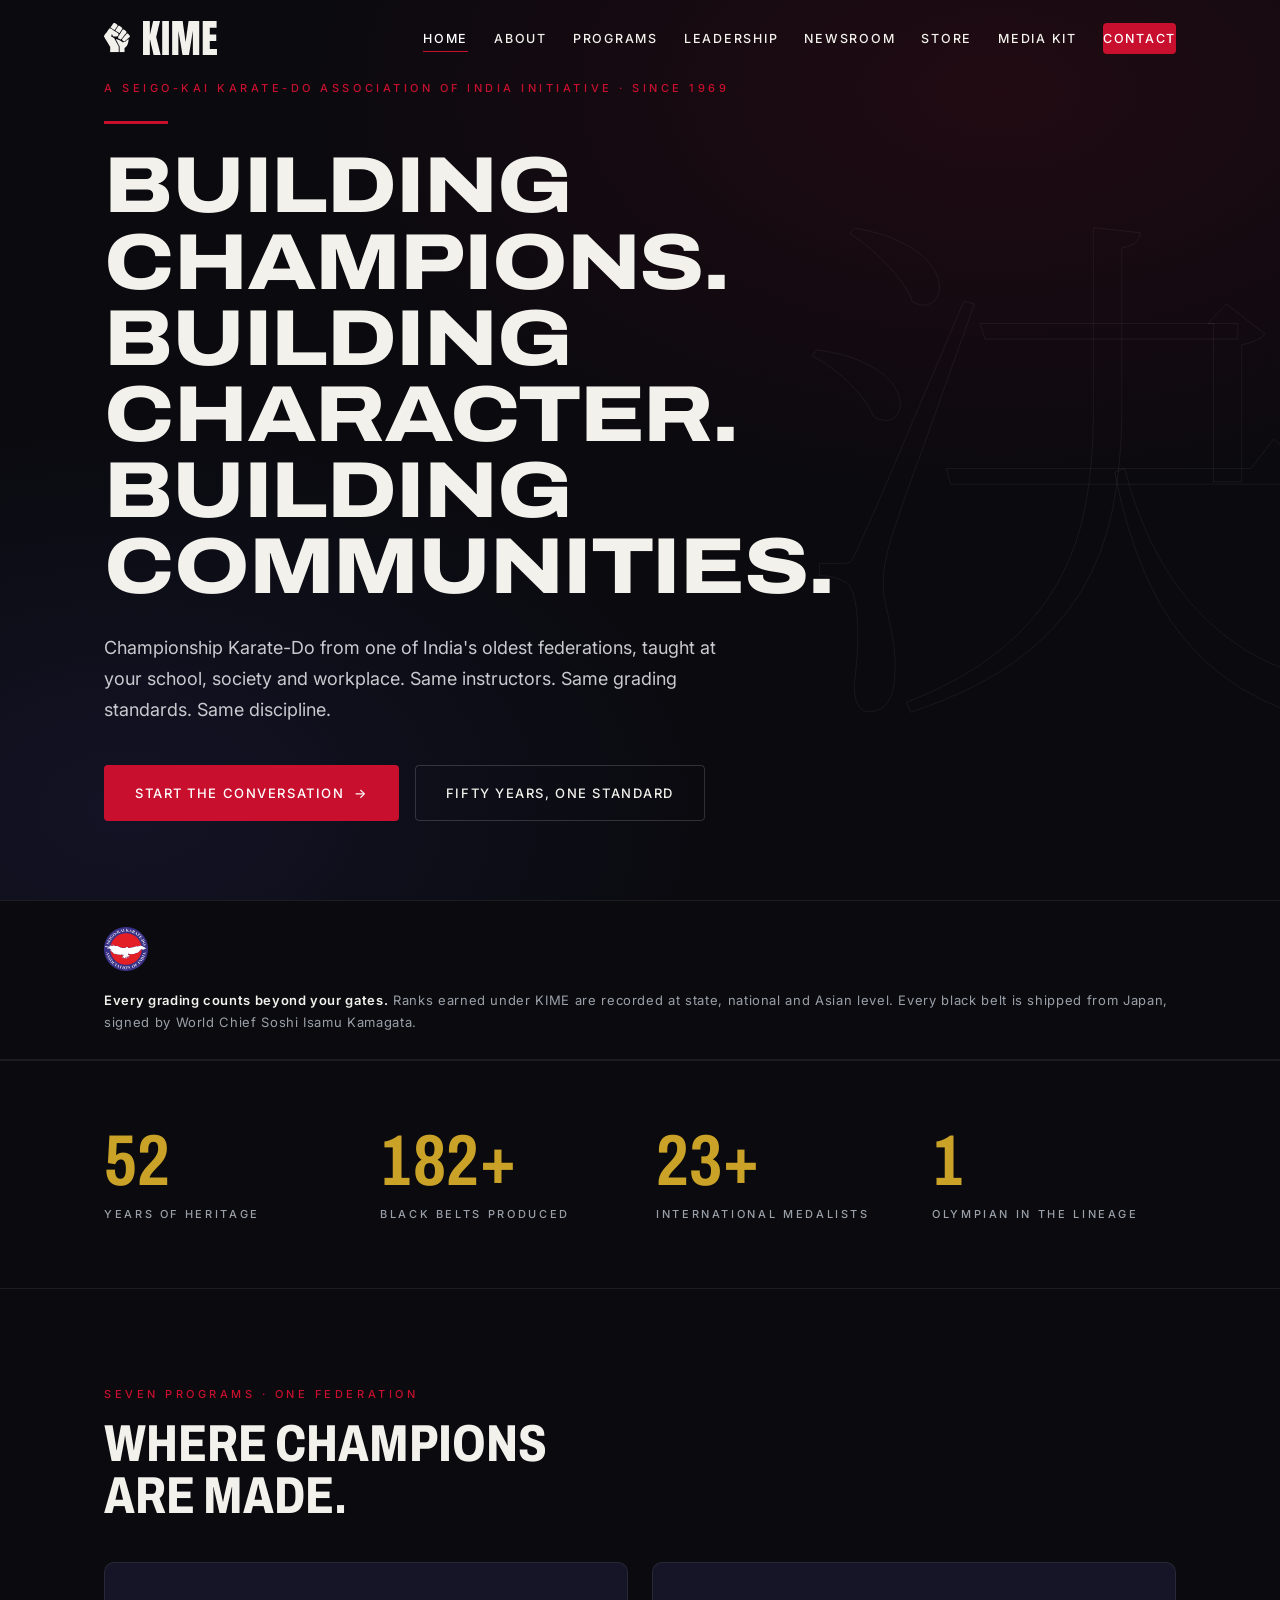
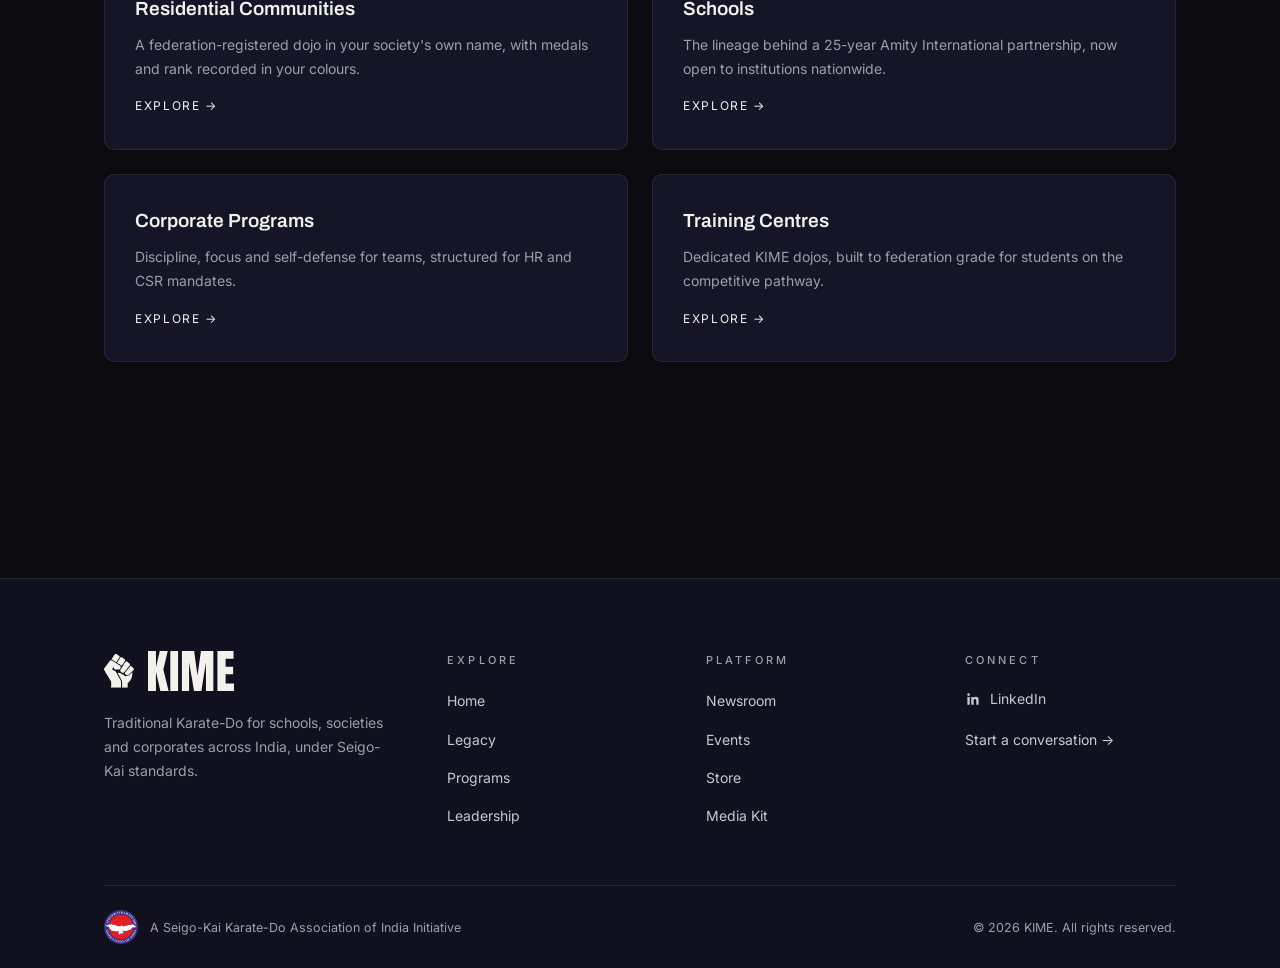
<file: index.html.html>
<!DOCTYPE html>
<html lang="en">
<head>
<meta charset="UTF-8">
<meta name="viewport" content="width=device-width, initial-scale=1.0">
<title>KIME | Karate-Do for Schools, Societies and Corporates</title>
<meta name="description" content="KIME brings five decades of Seigo-Kai Karate-Do heritage to schools, residential communities and corporates across India.">
<meta name="theme-color" content="#0A0A0F">
<link rel="icon" type="image/svg+xml" href="data:image/svg+xml,%3Csvg%20xmlns%3D%22http%3A%2F%2Fwww.w3.org%2F2000%2Fsvg%22%20viewBox%3D%220%200%201368.000000%201536.000000%22%20role%3D%22img%22%20aria-label%3D%22KIME%20fist%20mark%22%3E%0A%3Cg%20transform%3D%22translate%280.000000%2C1536.000000%29%20scale%280.100000%2C-0.100000%29%22%20fill%3D%22%2523F2F1EC%22%3E%0A%3Cpath%20d%3D%22M5122%2015331%20c-11%20-16%20-58%20-50%20-104%20-76%20-55%20-32%20-115%20-79%20-176%20-139%0A-128%20-124%20-147%20-150%20-202%20-276%20-35%20-79%20-68%20-135%20-118%20-198%20-38%20-48%20-90%20-129%0A-117%20-180%20-37%20-73%20-72%20-120%20-166%20-223%20-71%20-78%20-128%20-150%20-142%20-182%20-14%20-29%0A-41%20-86%20-61%20-127%20-19%20-41%20-62%20-109%20-96%20-150%20-33%20-41%20-81%20-115%20-107%20-165%20-56%0A-109%20-54%20-107%20-195%20-257%20-264%20-281%20-255%20-420%2034%20-544%20101%20-43%20117%20-55%20260%0A-186%2093%20-84%20138%20-118%20215%20-157%2054%20-28%20132%20-78%20173%20-112%2041%20-34%20104%20-75%20140%0A-91%2036%20-17%2092%20-43%20125%20-58%2034%20-16%20104%20-67%20161%20-117%2091%20-79%20126%20-101%20333%20-208%0A128%20-66%20262%20-136%20298%20-155%20113%20-60%20269%20-53%20332%2014%2039%2042%20178%20296%20235%20429%2023%0A55%2050%2090%20153%20200%20163%20173%20166%20176%20223%20306%2035%2080%2067%20135%20118%20199%2038%2048%2088%20125%0A112%20171%2031%2063%2064%20107%20129%20175%2066%2070%2093%20106%20111%20151%2045%20114%2068%20151%20174%20270%20147%0A166%20151%20175%20151%20425%200%20235%20-4%20246%20-121%20371%20-146%20157%20-234%20231%20-340%20287%20-54%2029%0A-133%2079%20-174%20112%20-41%2033%20-119%2083%20-173%20112%20-54%2028%20-119%2067%20-144%2086%20-25%2019%20-98%0A63%20-162%2097%20-230%20123%20-287%20157%20-317%20191%20-45%2050%20-525%2054%20-562%205z%22%2F%3E%0A%3Cpath%20d%3D%22M7730%2013904%20c-67%20-18%20-102%20-42%20-205%20-142%20-146%20-139%20-199%20-205%20-250%0A-303%20-26%20-52%20-79%20-133%20-117%20-181%20-50%20-63%20-83%20-119%20-118%20-198%20-35%20-79%20-68%20-135%0A-118%20-198%20-38%20-48%20-90%20-129%20-117%20-179%20-37%20-73%20-72%20-120%20-165%20-223%20-72%20-79%0A-128%20-150%20-143%20-182%20-14%20-29%20-41%20-87%20-61%20-128%20-19%20-41%20-62%20-109%20-96%20-150%20-33%0A-41%20-81%20-115%20-107%20-165%20-25%20-49%20-79%20-131%20-119%20-182%20-127%20-162%20-139%20-297%20-36%0A-399%2031%20-31%2033%20-32%20162%20-93%2067%20-31%20111%20-62%20199%20-140%2074%20-66%20136%20-112%20177%20-131%0A35%20-17%2092%20-43%20127%20-60%2034%20-16%2096%20-57%20137%20-90%2041%20-33%20118%20-83%20171%20-110%2052%20-28%0A120%20-68%20150%20-91%2030%20-22%2097%20-63%20149%20-90%2052%20-27%20129%20-76%20170%20-109%2041%20-34%20109%0A-76%20150%20-96%2079%20-36%20179%20-86%20270%20-135%20190%20-102%20312%20-29%20410%20241%2065%20178%2087%20218%0A158%20278%20184%20154%20229%20209%20292%20353%2027%2061%2063%20132%2080%20159%2017%2027%2053%2098%2080%20159%2035%0A80%2068%20136%20118%20199%2038%2048%2091%20129%20117%20180%2039%2076%2059%20103%20114%20150%20156%20135%20173%20159%0A242%20367%2070%20210%2064%20475%20-13%20589%20-78%20114%20-304%20321%20-414%20379%20-117%2061%20-124%2066%0A-244%20177%20-119%20110%20-127%20116%20-240%20175%20-47%2025%20-119%2072%20-160%20105%20-41%2033%20-111%2079%0A-155%20101%20-44%2023%20-117%2067%20-162%2097%20-121%2080%20-285%20106%20-433%2066z%22%2F%3E%0A%3Cpath%20d%3D%22M3090%2012550%20c-107%20-18%20-158%20-57%20-428%20-330%20-191%20-192%20-206%20-212%20-257%0A-330%20-56%20-128%20-89%20-174%20-187%20-255%20-87%20-73%20-111%20-106%20-157%20-216%20-47%20-109%20-92%0A-168%20-187%20-245%20-105%20-84%20-142%20-133%20-198%20-263%20-30%20-70%20-65%20-127%20-113%20-188%20-39%0A-48%20-91%20-128%20-116%20-178%20-76%20-147%20-264%20-371%20-425%20-507%20-93%20-78%20-113%20-106%20-166%0A-228%20-44%20-101%20-66%20-131%20-217%20-293%20-94%20-101%20-124%20-142%20-164%20-218%20-26%20-52%20-78%0A-132%20-115%20-179%20-37%20-47%20-86%20-123%20-110%20-169%20-50%20-101%20-171%20-273%20-217%20-310%20-33%0A-26%20-33%20-26%20-33%20-278%200%20-253%200%20-253%2047%20-300%2055%20-55%20119%20-143%20194%20-264%2028%20-46%0A63%20-99%2078%20-119%2066%20-85%20102%20-168%20152%20-354%2036%20-134%2056%20-165%20153%20-246%20103%20-85%0A137%20-139%20206%20-328%2071%20-197%2076%20-206%20216%20-359%2087%20-95%20122%20-142%20159%20-215%2026%20-51%0A78%20-131%20115%20-178%2037%20-47%2088%20-125%20113%20-175%2026%20-49%2074%20-124%20107%20-165%2034%20-41%2077%0A-109%2096%20-150%2020%20-41%2047%20-98%2060%20-125%2013%20-28%2041%20-74%2063%20-104%2022%20-30%2062%20-95%2087%0A-145%2026%20-50%2078%20-130%20116%20-178%2050%20-63%2083%20-119%20118%20-199%2027%20-61%2062%20-132%2078%20-157%0A16%20-26%2050%20-87%2076%20-137%2025%20-49%2073%20-124%20106%20-165%2034%20-41%2077%20-109%2096%20-150%2020%20-41%0A47%20-98%2060%20-125%2013%20-28%2041%20-74%2063%20-104%2022%20-30%2062%20-95%2087%20-145%2026%20-50%2077%20-129%0A114%20-176%2037%20-47%2084%20-119%20105%20-160%2021%20-41%2062%20-111%2091%20-155%2029%20-44%2067%20-118%2084%0A-164%2035%20-97%2032%20-92%20125%20-191%20120%20-126%20110%20-21%20110%20-1140%200%20-965%200%20-965%20-34%0A-1070%20-34%20-105%20-34%20-105%20-39%20-412%20l-4%20-308%202281%200%202281%200%20-2%201493%20c-3%201343%20-5%0A1495%20-19%201527%20-9%2019%20-39%2070%20-66%20112%20-36%2055%20-56%20100%20-72%20160%20-33%20129%20-63%20197%0A-130%20301%20-34%2052%20-84%20145%20-111%20206%20-35%2080%20-67%20135%20-118%20199%20-38%2048%20-86%20121%0A-107%20162%20-20%2041%20-61%20111%20-91%20155%20-30%2045%20-67%20117%20-84%20165%20-17%2047%20-55%20121%20-84%0A165%20-29%2044%20-70%20114%20-91%20155%20-21%2041%20-68%20113%20-105%20160%20-37%2047%20-88%20126%20-114%20177%0A-26%2051%20-62%20112%20-80%20135%20-56%2074%20-83%20128%20-136%20278%20-28%2080%20-67%20172%20-85%20205%20-19%0A33%20-59%20107%20-89%20165%20-31%2058%20-83%20139%20-115%20180%20-33%2041%20-75%20101%20-93%20132%20-18%2032%0A-63%20105%20-100%20163%20-36%2059%20-85%20150%20-108%20205%20-23%2054%20-55%20119%20-71%20144%20-47%2075%20-65%0A115%20-123%20276%20-68%20187%20-90%20222%20-247%20379%20-156%20155%20-193%20180%20-365%20241%20-76%2027%0A-170%2066%20-209%2086%20-161%2084%20-213%20111%20-265%20134%20-34%2015%20-84%2051%20-132%2097%20-90%2085%20-136%0A109%20-242%20124%20-139%2019%20-195%2049%20-307%20165%20-158%20165%20-140%20237%20119%20481%20257%20242%20277%0A303%20162%20482%20-71%20110%20-85%20202%20-44%20283%2034%2065%2090%2040%20174%20-77%2033%20-47%2081%20-110%20105%0A-141%2058%20-71%2085%20-126%20141%20-281%2024%20-70%2058%20-152%2076%20-182%2017%20-31%2057%20-105%2089%20-165%0A106%20-200%20248%20-300%20459%20-325%2052%20-7%20145%20-26%20205%20-44%20110%20-32%20110%20-32%20900%20-32%0A946%200%20809%20-28%201072%20222%20313%20299%20336%20357%20341%20849%205%20471%204%20474%20-182%20660%20-136%0A135%20-158%20149%20-361%20220%20-160%2056%20-215%2091%20-294%20188%20-86%20104%20-140%20137%20-331%20206%0A-189%2069%20-213%2083%20-350%20210%20-119%20110%20-127%20116%20-240%20175%20-47%2025%20-119%2072%20-160%20105%0A-41%2033%20-103%2074%20-137%2090%20-35%2017%20-91%2043%20-125%2060%20-35%2016%20-97%2057%20-138%2091%20-112%2092%0A-331%20233%20-418%20269%20-115%2047%20-152%2072%20-269%20176%20-82%2074%20-126%20104%20-192%20135%20-133%2062%0A-141%2067%20-226%20149%20-56%2054%20-104%2089%20-160%20118%20-44%2022%20-116%2061%20-159%2086%20-44%2025%20-116%0A58%20-160%2072%20-159%2053%20-243%2091%20-334%20152%20-68%2045%20-105%2062%20-140%2067%20-26%203%20-56%207%20-67%0A9%20-11%202%20-40%200%20-65%20-4z%22%2F%3E%0A%3Cpath%20d%3D%22M9964%2011990%20c-124%20-25%20-195%20-93%20-248%20-239%20-31%20-85%20-46%20-108%20-135%0A-211%20-36%20-41%20-71%20-82%20-78%20-91%20-8%20-9%20-35%20-66%20-62%20-128%20-36%20-80%20-69%20-135%20-119%0A-199%20-38%20-48%20-90%20-128%20-116%20-178%20-25%20-50%20-65%20-115%20-87%20-145%20-22%20-30%20-61%20-94%0A-86%20-144%20-25%20-49%20-77%20-130%20-115%20-178%20-50%20-62%20-83%20-117%20-115%20-190%20-24%20-56%20-62%0A-132%20-84%20-169%20-22%20-36%20-54%20-99%20-71%20-140%20-41%20-97%20-49%20-110%20-138%20-203%20-52%20-56%0A-81%20-95%20-94%20-130%20-45%20-126%20-60%20-155%20-116%20-225%20-33%20-41%20-74%20-101%20-92%20-132%20-18%0A-32%20-63%20-105%20-100%20-163%20-36%20-59%20-85%20-152%20-109%20-207%20-31%20-75%20-61%20-125%20-112%0A-188%20-37%20-47%20-91%20-129%20-119%20-183%20-41%20-79%20-71%20-121%20-159%20-215%20-127%20-136%20-154%0A-185%20-169%20-302%20-6%20-47%20-18%20-113%20-26%20-148%20-41%20-181%2016%20-376%20154%20-524%20189%20-204%0A260%20-261%20404%20-323%2055%20-24%20117%20-55%20138%20-69%2020%20-13%2078%20-45%20128%20-70%2049%20-25%20126%0A-70%20170%20-100%20195%20-133%20447%20-104%20591%2067%2078%2093%20157%20170%20249%20242%2035%2027%2097%2091%20138%0A142%2041%2050%20113%20127%20161%20170%20144%20129%20178%20166%20195%20213%209%2025%2024%2068%2034%2095%2014%2038%2043%0A76%20119%20155%20340%20353%20375%20394%20434%20510%2053%20103%2073%20127%20270%20329%20127%20130%20148%20160%0A201%20281%2027%2061%2064%20130%2083%20153%2049%2060%20281%20286%20353%20345%2070%2058%2093%2091%20124%20182%2031%2089%0A48%20115%20127%20191%20183%20175%20247%20271%20273%20410%2015%2076%2029%20119%2061%20175%2060%20110%2058%20136%0A-24%20299%20-88%20176%20-237%20366%20-318%20407%20-19%209%20-73%2035%20-121%2058%20-76%2035%20-107%2058%20-228%0A171%20-204%20190%20-370%20321%20-480%20379%20-52%2028%20-129%2077%20-170%20110%20-140%20112%20-315%20149%0A-516%20110z%22%2F%3E%0A%3Cpath%20d%3D%22M12121%209830%20c-91%20-19%20-150%20-61%20-313%20-222%20-94%20-92%20-153%20-169%20-198%0A-257%20-68%20-132%20-225%20-323%20-456%20-556%20-264%20-266%20-287%20-294%20-344%20-404%20-64%20-124%0A-164%20-245%20-349%20-419%20-160%20-152%20-185%20-183%20-240%20-311%20-52%20-120%20-89%20-169%20-185%0A-245%20-165%20-132%20-362%20-365%20-451%20-536%20-31%20-58%20-69%20-129%20-85%20-159%20-65%20-117%20-47%0A-163%20138%20-361%20112%20-121%20128%20-142%20176%20-244%2065%20-134%2087%20-156%20196%20-199%2047%20-18%0A119%20-56%20160%20-85%20225%20-152%20417%20-181%20666%20-98%20192%2063%20217%2081%20533%20392%20298%20293%20290%0A287%20406%20346%2062%2031%20105%2065%20190%20147%2061%2058%20139%20133%20175%20166%2036%2033%20108%20107%20160%0A163%20102%20112%20128%20131%20236%20178%20110%2048%20141%2074%20400%20330%20266%20264%20390%20383%20480%20461%0A43%2036%2071%2072%2098%20123%2046%2086%2085%20132%20131%20154%2055%2026%2055%20306%200%20332%20-46%2022%20-85%2068%0A-131%20154%20-27%2051%20-55%2087%20-98%20123%20-195%20168%20-233%20213%20-296%20358%20-59%20134%20-71%20149%0A-313%20390%20-199%20198%20-248%20239%20-319%20266%20-51%2018%20-298%2027%20-367%2013z%22%2F%3E%0A%3Cpath%20d%3D%22M12720%206857%20c-73%20-20%20-129%20-66%20-384%20-316%20-219%20-215%20-249%20-241%20-326%0A-280%20-108%20-56%20-142%20-82%20-197%20-151%20-64%20-79%20-550%20-567%20-600%20-602%20-77%20-53%20-112%0A-60%20-333%20-68%20-227%20-8%20-248%20-13%20-362%20-81%20-97%20-57%20-138%20-69%20-278%20-79%20-130%20-9%0A-163%20-18%20-270%20-69%20-121%20-58%20-158%20-47%20-314%2092%20-75%2067%20-133%20109%20-203%20145%20-54%2029%0A-132%2079%20-173%20112%20-41%2033%20-113%2080%20-160%20105%20-113%2059%20-121%2065%20-240%20175%20-126%20116%0A-145%20130%20-258%20179%20-90%2039%20-126%2061%20-237%20147%20-33%2025%20-102%2068%20-155%2095%20-52%2027%0A-122%2065%20-155%2084%20-67%2039%20-254%20104%20-385%20134%20-109%2025%20-131%2034%20-210%2081%20-94%2057%0A-140%2070%20-280%2080%20-140%2010%20-186%2023%20-280%2080%20-112%2068%20-137%2074%20-310%2074%20-175%201%20-222%0A-8%20-276%20-56%20-80%20-71%20-85%20-151%20-15%20-246%2098%20-134%20244%20-369%20292%20-472%2085%20-184%20226%0A-444%20272%20-504%2019%20-26%2057%20-88%2083%20-139%2026%20-51%2078%20-131%20116%20-179%2051%20-64%2083%20-119%0A119%20-200%2027%20-62%2060%20-128%2073%20-148%2041%20-62%2064%20-114%20117%20-262%2052%20-148%2079%20-202%20135%0A-276%2018%20-23%2053%20-84%2079%20-135%2026%20-51%2061%20-113%2077%20-139%2016%20-25%2051%20-96%2078%20-157%2035%0A-80%2067%20-135%20118%20-199%2038%20-48%2086%20-121%20107%20-162%2020%20-41%2060%20-108%2087%20-149%2065%20-95%0A74%20-120%2089%20-226%206%20-48%2025%20-133%2043%20-189%2031%20-101%2031%20-101%2034%20-1528%20l2%20-1428%0A1280%200%201279%200%203%201013%20c4%201198%20-20%201051%20203%201264%2079%2076%20235%20235%20346%20353%20110%0A118%20274%20287%20364%20375%20152%20150%20165%20166%20210%20255%2026%2052%2079%20134%20117%20182%2050%2063%2083%0A119%20118%20199%2027%2061%2062%20132%2079%20157%2016%2026%2088%20165%20160%20309%20131%20260%20145%20298%20170%0A453%207%2040%2022%2082%2041%20112%2016%2026%2043%2069%2060%2096%2042%2066%2050%20126%2050%20362%200%20235%208%20291%2050%0A373%2017%2031%2045%2085%2063%20119%2032%2062%2032%2063%2032%20213%200%20150%200%20150%2038%20236%2053%20123%2059%20171%0A55%20434%20-3%20224%20-4%20231%20-28%20274%20-41%2073%20-120%20102%20-210%2078z%22%2F%3E%0A%3C%2Fg%3E%0A%3C%2Fsvg%3E">
<meta property="og:title" content="KIME | Karate-Do for Schools, Societies and Corporates">
<meta property="og:description" content="Championship Karate-Do from one of India's oldest federations — at your school, society and workplace. Seigo-Kai heritage since 1969.">
<meta property="og:type" content="website">
<meta name="twitter:card" content="summary_large_image">
<script type="application/ld+json">{"@context":"https://schema.org","@type":"SportsOrganization","name":"KIME","alternateName":"Kime India","parentOrganization":{"@type":"SportsOrganization","name":"Seigo-Kai Karate-Do Association of India","foundingDate":"1969"},"sameAs":["https://www.linkedin.com/company/kime-india"],"sport":"Karate","areaServed":"IN"}</script>
<link rel="preconnect" href="https://fonts.googleapis.com">
<link rel="preconnect" href="https://fonts.gstatic.com" crossorigin>
<link href="https://fonts.googleapis.com/css2?family=Archivo:ital,wdth,wght@0,62..125,100..900&family=Inter:wght@300;400;500;600&family=Newsreader:ital,opsz,wght@1,6..72,300..500&family=Noto+Serif+JP:wght@300&display=swap" rel="stylesheet">
<style>
:root{
  --obsidian:#0A0A0F;--navy-900:#10101F;--navy-800:#151527;--navy-700:#1C1C32;
  --text-hi:#F2F1EC;--text-body:#C9C9CF;--text-mute:#9BA0A8;
  --seigo-red:#C8102E;--seigo-red-hover:#E4173A;--gold:#C9A227;
  --hairline:rgba(255,255,255,.08);--hairline-strong:rgba(255,255,255,.16);
  --display:'Archivo','Helvetica Neue',Arial,sans-serif;
  --body:'Inter','Helvetica Neue',Arial,sans-serif;
  --editorial:'Newsreader',Georgia,serif;
  --jp:'Noto Serif JP',serif;
  --t-blink:150ms;--t-move:400ms;--t-reveal:900ms;
  --ease:cubic-bezier(.65,.05,0,1);
  --r-control:4px;--r-card:10px;
}
*{margin:0;padding:0;box-sizing:border-box}
body{background:var(--obsidian);color:var(--text-body);font-family:var(--body);font-size:16px;line-height:1.7;-webkit-font-smoothing:antialiased;overflow-x:hidden}
body.locked{overflow:hidden}
.wrap{max-width:1200px;margin:0 auto;padding:0 clamp(20px,5vw,64px)}
a{color:inherit}
:focus-visible{outline:2px solid var(--seigo-red);outline-offset:3px;border-radius:2px}
.skip{position:absolute;left:-9999px;top:12px;z-index:300;background:var(--seigo-red);color:#fff;padding:10px 18px;border-radius:4px;font-size:13px;letter-spacing:.1em;text-transform:uppercase;text-decoration:none}
.skip:focus{left:12px}
@media(prefers-reduced-motion:reduce){*{animation-duration:1ms!important;transition-duration:1ms!important}}

/* ============ LOADER ============ */
#loader{position:fixed;inset:0;z-index:200;background:var(--obsidian);display:flex;flex-direction:column;align-items:center;justify-content:center;gap:28px;transition:transform 900ms var(--ease)}
#loader.done{transform:translateY(-100%)}
#loader .mark{width:84px;color:var(--text-hi)}
#loader .fill-clip{transition:none}
#loader .wm{width:150px;color:var(--text-hi);opacity:0;transform:translateY(10px);transition:opacity 700ms var(--ease),transform 700ms var(--ease)}
#loader.lit .wm{opacity:1;transform:none}
#loader .rule{width:0;height:2px;background:var(--seigo-red);transition:width 700ms var(--ease)}
#loader.lit .rule{width:64px}

use{fill:currentColor}
.lockup{display:flex;align-items:center;gap:13px;color:var(--text-hi)}
/* ============ NAV ============ */
header{position:fixed;top:0;left:0;right:0;z-index:100;transition:background var(--t-move) var(--ease),border-color var(--t-move) var(--ease),backdrop-filter var(--t-move)}
header.scrolled{background:rgba(10,10,15,.72);backdrop-filter:blur(14px);-webkit-backdrop-filter:blur(14px);border-bottom:1px solid var(--hairline)}
.nav{display:flex;align-items:center;justify-content:space-between;height:76px}
.brand{display:flex;align-items:center;gap:13px;text-decoration:none}
.brand .mark{width:26px;color:var(--text-hi);transition:color var(--t-blink)}
.brand:hover .mark{color:var(--seigo-red)}
.brand .wm{width:74px;color:var(--text-hi)}
.links{display:flex;gap:26px;list-style:none;align-items:center}
.links a{font-weight:500;font-size:12.5px;letter-spacing:.14em;text-transform:uppercase;color:var(--text-hi);text-decoration:none;position:relative;padding:8px 0}
.links a::after{content:"";position:absolute;left:0;bottom:2px;height:1px;width:100%;background:var(--seigo-red);transform:scaleX(0);transform-origin:left;transition:transform var(--t-move) var(--ease)}
.links a:hover::after,.links a[aria-current="page"]::after{transform:scaleX(1)}
.links a[aria-current="page"]{color:#fff}
.cta-nav{background:var(--seigo-red);color:#fff!important;padding:12px 22px;border-radius:var(--r-control);transition:background var(--t-blink),transform var(--t-move) var(--ease),box-shadow var(--t-move) var(--ease)}
.cta-nav::after{display:none}
.cta-nav:hover{background:var(--seigo-red-hover);transform:translateY(-2px);box-shadow:0 8px 32px rgba(200,16,46,.25)}
.burger{display:none;background:none;border:0;cursor:pointer;width:44px;height:44px;position:relative;z-index:130}
.burger span{position:absolute;left:10px;right:10px;height:2px;background:var(--text-hi);transition:transform var(--t-move) var(--ease),opacity var(--t-blink)}
.burger span:nth-child(1){top:16px}.burger span:nth-child(2){top:22px}.burger span:nth-child(3){top:28px}
.burger[aria-expanded="true"] span:nth-child(1){transform:translateY(6px) rotate(45deg)}
.burger[aria-expanded="true"] span:nth-child(2){opacity:0}
.burger[aria-expanded="true"] span:nth-child(3){transform:translateY(-6px) rotate(-45deg)}
#mobileMenu{position:fixed;inset:0;z-index:120;background:var(--obsidian);display:flex;align-items:center;visibility:hidden;opacity:0;transition:opacity var(--t-move) var(--ease),visibility 0s linear var(--t-move)}
#mobileMenu.open{visibility:visible;opacity:1;transition:opacity var(--t-move) var(--ease)}
#mobileMenu .kanji{position:absolute;right:-8vw;bottom:-6vh;font-family:var(--jp);font-weight:300;font-size:60vh;line-height:1;color:transparent;-webkit-text-stroke:1px rgba(255,255,255,.05);pointer-events:none}
#mobileMenu ul{list-style:none;display:flex;flex-direction:column;gap:6px}
#mobileMenu a{font-family:var(--display);font-weight:750;font-stretch:78%;font-size:clamp(34px,9vw,56px);text-transform:uppercase;color:var(--text-hi);text-decoration:none;line-height:1.15;display:inline-block;transform:translateY(30px);opacity:0;transition:transform 600ms var(--ease),opacity 600ms var(--ease),color var(--t-blink)}
#mobileMenu.open a{transform:none;opacity:1}
#mobileMenu a:hover,#mobileMenu a[aria-current="page"]{color:var(--seigo-red)}
@media(max-width:1080px){.links{display:none}.burger{display:block}}

/* ============ PAGE WIPE ============ */
#wipe{position:fixed;inset:0;z-index:150;background:var(--navy-900);transform:scaleY(0);transform-origin:bottom;pointer-events:none;display:flex;align-items:center;justify-content:center}
#wipe .mark{width:56px;color:var(--text-hi);opacity:0;transition:opacity 200ms}
#wipe.cover{transition:transform 500ms var(--ease);transform:scaleY(1);transform-origin:bottom}
#wipe.cover .mark{opacity:1}
#wipe.reveal{transition:transform 500ms var(--ease) 120ms;transform:scaleY(0);transform-origin:top}

/* ============ PAGES ============ */
main{min-height:100vh}
.page{display:none}
.page.active{display:block}
.hero{min-height:100vh;display:flex;flex-direction:column;justify-content:center;position:relative;overflow:hidden}
.hero-bg{position:absolute;inset:0;pointer-events:none;background:radial-gradient(1200px 700px at 78% 10%,rgba(200,16,46,.12),transparent 60%),radial-gradient(900px 600px at 10% 90%,rgba(28,28,60,.5),transparent 65%),var(--obsidian)}
.hero-kanji{position:absolute;right:-4vw;top:50%;transform:translateY(-52%);font-family:var(--jp);font-weight:300;font-size:clamp(280px,42vw,620px);color:transparent;-webkit-text-stroke:1px rgba(255,255,255,.055);pointer-events:none;line-height:1}
@media(max-width:768px){.hero-kanji{display:none}}
.eyebrow{font-weight:500;font-size:11px;letter-spacing:.32em;text-transform:uppercase;color:var(--seigo-red)}
.rule{width:64px;height:3px;background:var(--seigo-red);margin:24px 0}
h1.hero-t{font-family:var(--display);font-weight:800;font-stretch:118%;font-size:clamp(44px,8vw,118px);line-height:.96;letter-spacing:-.015em;text-transform:uppercase;color:var(--text-hi)}
h1.hero-t span{display:block;overflow:hidden}
h1.hero-t span i{font-style:normal;display:block;transform:translateY(110%);animation:rise 1000ms var(--ease) forwards}
h1.hero-t span:nth-child(2) i{animation-delay:120ms}
h1.hero-t span:nth-child(3) i{animation-delay:240ms}
@keyframes rise{to{transform:none}}
.lede{max-width:56ch;font-size:18px;margin-top:28px;color:var(--text-body)}
.hero .actions{display:flex;gap:16px;margin-top:40px;flex-wrap:wrap}
.btn{display:inline-flex;align-items:center;gap:10px;font-family:var(--body);font-weight:500;font-size:13px;letter-spacing:.12em;text-transform:uppercase;padding:16px 30px;border-radius:var(--r-control);cursor:pointer;border:1px solid transparent;text-decoration:none;transition:all var(--t-move) var(--ease)}
.btn-primary{background:var(--seigo-red);color:#fff}
.btn-primary:hover{background:var(--seigo-red-hover);transform:translateY(-2px);box-shadow:0 8px 32px rgba(200,16,46,.25)}
.btn-ghost{background:transparent;color:var(--text-hi);border-color:var(--hairline-strong)}
.btn-ghost:hover{border-color:var(--text-hi);transform:translateY(-2px)}
.btn-text{background:none;color:var(--text-hi);padding:12px 2px;border-radius:0;position:relative}
.btn-text::after{content:"";position:absolute;left:0;bottom:6px;height:1px;width:100%;background:var(--seigo-red);transform:scaleX(0);transform-origin:left;transition:transform var(--t-move) var(--ease)}
.btn-text:hover::after{transform:scaleX(1)}
.btn .arr{transition:transform var(--t-move) var(--ease)}
.btn:hover .arr{transform:translateX(4px)}
.stub{padding:170px 0 120px}
.stub h1{font-family:var(--display);font-weight:750;font-stretch:78%;font-size:clamp(40px,6vw,72px);line-height:1;text-transform:uppercase;color:var(--text-hi);margin:16px 0 24px}
.stub p{max-width:62ch}
.stub .note{margin-top:40px;padding:20px 24px;border:1px solid var(--hairline);border-left:2px solid var(--gold);border-radius:0 var(--r-card) var(--r-card) 0;color:var(--text-mute);font-size:14px}

/* affiliation strip */
.affil{border-top:1px solid var(--hairline);border-bottom:1px solid var(--hairline);padding:26px 0}
.affil .in{display:flex;align-items:center;gap:18px;flex-wrap:wrap}
.affil img,.affil .emblem{width:44px;height:44px}
.affil p{font-size:13px;color:var(--text-mute);letter-spacing:.05em}
.affil b{color:var(--text-hi);font-weight:600}

/* ============ MODAL ============ */
#overlay{position:fixed;inset:0;z-index:160;background:rgba(6,6,10,.6);backdrop-filter:blur(10px);-webkit-backdrop-filter:blur(10px);opacity:0;visibility:hidden;transition:opacity var(--t-move) var(--ease),visibility 0s linear var(--t-move);display:flex;align-items:center;justify-content:center;padding:20px}
#overlay.open{opacity:1;visibility:visible;transition:opacity var(--t-move) var(--ease)}
#modal{width:min(680px,100%);max-height:90vh;overflow:auto;background:var(--navy-700);border:1px solid var(--hairline-strong);border-radius:var(--r-card);padding:clamp(26px,4vw,46px);transform:translateY(26px) scale(.98);transition:transform var(--t-move) var(--ease);box-shadow:0 1px 0 rgba(255,255,255,.06) inset,0 32px 80px rgba(0,0,0,.6)}
#overlay.open #modal{transform:none}
#modal .head{display:flex;justify-content:space-between;align-items:flex-start;margin-bottom:8px}
#modal h2{font-family:var(--display);font-weight:750;font-stretch:78%;font-size:clamp(26px,4vw,38px);text-transform:uppercase;color:var(--text-hi);line-height:1.05}
#modal .sub{font-size:14px;color:var(--text-mute);margin:10px 0 26px;max-width:48ch}
.x{background:none;border:1px solid var(--hairline-strong);border-radius:4px;width:40px;height:40px;color:var(--text-hi);font-size:16px;cursor:pointer;transition:border-color var(--t-blink),transform var(--t-move) var(--ease)}
.x:hover{border-color:var(--seigo-red);transform:rotate(90deg)}
.frow{display:grid;grid-template-columns:1fr 1fr;gap:16px;margin-bottom:16px}
@media(max-width:560px){.frow{grid-template-columns:1fr}}
.field label{display:block;font-size:11px;letter-spacing:.22em;text-transform:uppercase;color:var(--text-mute);margin-bottom:8px;font-weight:500}
.inp,select.inp,textarea.inp{width:100%;background:var(--navy-900);border:1px solid var(--hairline);border-radius:var(--r-control);padding:14px 15px;color:var(--text-hi);font-family:var(--body);font-size:15px;transition:border-color var(--t-blink),background var(--t-blink)}
.inp::placeholder{color:#5B5F68}
.inp:hover{border-color:var(--hairline-strong)}
.inp:focus{outline:none;border-color:var(--seigo-red);background:var(--navy-800)}
select.inp{appearance:none;background-image:linear-gradient(45deg,transparent 50%,var(--text-mute) 50%),linear-gradient(135deg,var(--text-mute) 50%,transparent 50%);background-position:calc(100% - 20px) 50%,calc(100% - 15px) 50%;background-size:5px 5px;background-repeat:no-repeat}
textarea.inp{min-height:96px;resize:vertical}
.err{font-size:12.5px;color:var(--seigo-red-hover);margin-top:6px;display:none}
.field.bad .inp{border-color:var(--seigo-red)}
.field.bad .err{display:block}
.hp{position:absolute;left:-9999px;opacity:0;height:0;overflow:hidden}
#modal .foot{display:flex;justify-content:space-between;align-items:center;gap:16px;margin-top:22px;flex-wrap:wrap}
#modal .privacy{font-size:12px;color:var(--text-mute);max-width:34ch}
#success{display:none;text-align:center;padding:30px 0 16px}
#success.show{display:block}
#success svg{width:74px;height:74px}
#success .ring{stroke:var(--gold);stroke-width:2;fill:none;stroke-dasharray:227;stroke-dashoffset:227;animation:draw 900ms var(--ease) forwards}
#success .tick{stroke:var(--gold);stroke-width:2.5;fill:none;stroke-dasharray:60;stroke-dashoffset:60;animation:draw 500ms var(--ease) 600ms forwards}
@keyframes draw{to{stroke-dashoffset:0}}
#success h3{font-family:var(--display);font-weight:750;font-stretch:78%;font-size:30px;text-transform:uppercase;color:var(--text-hi);margin:20px 0 10px}
#success p{color:var(--text-mute);font-size:15px;max-width:44ch;margin:0 auto}


/* profiles */
.pgrid{display:grid;grid-template-columns:340px 1fr;gap:56px;align-items:start}
@media(max-width:900px){.pgrid{grid-template-columns:1fr}}
.portrait{border-radius:var(--r-card);overflow:hidden;border:1px solid var(--hairline);position:relative}
.portrait img{display:block;width:100%;height:auto;filter:saturate(.92) contrast(1.02)}
.portrait::after{content:"";position:absolute;inset:0;box-shadow:0 1px 0 rgba(255,255,255,.06) inset;pointer-events:none;background:linear-gradient(180deg,transparent 70%,rgba(10,10,15,.35))}
.chips{display:flex;gap:10px;flex-wrap:wrap;margin:18px 0 6px}
.chip-g{padding:9px 16px;border:1px solid rgba(201,162,39,.4);border-radius:999px;font-size:11px;letter-spacing:.16em;text-transform:uppercase;color:var(--gold);font-weight:500}
.roles{list-style:none;margin:14px 0 0;display:flex;flex-direction:column;gap:6px}
.roles li{font-size:14px;color:var(--text-mute)}
.roles li b{color:var(--text-body);font-weight:500}
.tl{list-style:none;margin-top:34px;border-left:1px solid var(--hairline);padding-left:26px;display:flex;flex-direction:column;gap:24px}
.tl li{position:relative}
.tl li::before{content:"";position:absolute;left:-30px;top:7px;width:7px;height:7px;border-radius:50%;background:var(--seigo-red)}
.tl .when{font-size:11px;letter-spacing:.22em;text-transform:uppercase;color:var(--seigo-red);font-weight:500}
.tl h4{font-family:var(--display);font-weight:600;font-size:16.5px;color:var(--text-hi);margin:4px 0 2px}
.tl p{font-size:14px;color:var(--text-mute);max-width:52ch}
/* cards & grids */
.cards{display:grid;grid-template-columns:repeat(2,1fr);gap:24px}
@media(max-width:700px){.cards{grid-template-columns:1fr}}
.pcard{background:var(--navy-800);border:1px solid var(--hairline);border-radius:var(--r-card);padding:30px;transition:transform var(--t-move) var(--ease),border-color var(--t-move) var(--ease);cursor:pointer;text-decoration:none;display:block}
.pcard:hover{transform:translateY(-4px);border-color:var(--hairline-strong)}
.pcard .accent{width:28px;height:2px;background:var(--seigo-red);margin-bottom:18px;transition:width var(--t-move) var(--ease)}
.pcard:hover .accent{width:48px}
.pcard h3{font-family:var(--display);font-weight:600;font-size:19px;color:var(--text-hi);margin-bottom:8px}
.pcard p{font-size:14px;color:var(--text-mute)}
.pcard .go{margin-top:16px;font-size:12px;letter-spacing:.14em;text-transform:uppercase;color:var(--text-hi);display:inline-flex;gap:8px;align-items:center}
.pcard:hover .go{color:var(--seigo-red)}
/* stats band */
.stats{border-top:1px solid var(--hairline);border-bottom:1px solid var(--hairline);padding:64px 0}
.stats .in{display:grid;grid-template-columns:repeat(4,1fr);gap:32px}
@media(max-width:900px){.stats .in{grid-template-columns:repeat(2,1fr)}}
.stat b{font-family:var(--display);font-weight:700;font-stretch:70%;font-size:clamp(44px,6vw,72px);line-height:1;color:var(--gold);display:block;font-variant-numeric:tabular-nums}
.stat span{font-size:11px;letter-spacing:.24em;text-transform:uppercase;color:var(--text-mute);font-weight:500;display:block;margin-top:8px}
/* empty states */
.empty{border:1px solid var(--hairline);border-radius:var(--r-card);padding:70px 40px;text-align:center;background:radial-gradient(600px 300px at 50% 0%,rgba(200,16,46,.06),transparent 70%),var(--navy-900)}
.empty .glyph{width:54px;color:var(--text-mute);opacity:.6;margin:0 auto 22px}
.empty h3{font-family:var(--display);font-weight:750;font-stretch:78%;font-size:clamp(24px,3.4vw,34px);text-transform:uppercase;color:var(--text-hi);margin-bottom:12px}
.empty p{color:var(--text-mute);max-width:46ch;margin:0 auto;font-size:15px}
/* section head util */
.shead{margin-bottom:40px}
.shead h2{font-family:var(--display);font-weight:750;font-stretch:78%;font-size:clamp(32px,4.6vw,52px);line-height:1;text-transform:uppercase;color:var(--text-hi);margin-top:14px}
.sect{padding:96px 0}
.hr{border-top:1px solid var(--hairline)}
/* hero v2 */
/* media kit */
.dl{display:flex;align-items:center;justify-content:space-between;gap:18px;padding:22px 26px;border:1px solid var(--hairline);border-radius:var(--r-card);background:var(--navy-800);margin-bottom:14px;transition:border-color var(--t-blink)}
.dl:hover{border-color:var(--hairline-strong)}
.dl .t b{display:block;color:var(--text-hi);font-weight:600;font-size:15.5px;font-family:var(--display)}
.dl .t span{font-size:13px;color:var(--text-mute)}
.dl .k{font-size:11px;letter-spacing:.16em;text-transform:uppercase;color:var(--gold);white-space:nowrap}
/* ============ FOOTER ============ */
footer{border-top:1px solid var(--hairline);background:var(--navy-900);padding:72px 0 0;margin-top:120px}
.fgrid{display:grid;grid-template-columns:1.4fr 1fr 1fr 1fr;gap:48px;padding-bottom:56px}
@media(max-width:900px){.fgrid{grid-template-columns:1fr 1fr}}
@media(max-width:560px){.fgrid{grid-template-columns:1fr}}
.fbrand .lock{display:flex;align-items:center;gap:14px;margin-bottom:20px}
.fbrand .mark{width:30px;color:var(--text-hi)}
.fbrand .wm{width:86px;color:var(--text-hi)}
.fbrand p{font-size:14px;color:var(--text-mute);max-width:34ch}
.fcol h4{font-size:11px;letter-spacing:.28em;text-transform:uppercase;color:var(--text-mute);font-weight:500;margin-bottom:18px}
.fcol ul{list-style:none;display:flex;flex-direction:column;gap:11px}
.fcol a{font-size:14px;color:var(--text-body);text-decoration:none;transition:color var(--t-blink)}
.fcol a:hover{color:var(--text-hi)}
.social{display:inline-flex;align-items:center;gap:9px}
.social svg{width:16px;height:16px;fill:currentColor}
.fbase{border-top:1px solid var(--hairline);padding:24px 0;display:flex;justify-content:space-between;align-items:center;gap:16px;flex-wrap:wrap}
.fbase .seigo{display:flex;align-items:center;gap:12px;font-size:12.5px;color:var(--text-mute)}
.fbase .emblem{width:34px;height:34px}
.fbase small{font-size:12.5px;color:var(--text-mute)}
</style>
</head>
<body class="locked">
<a class="skip" href="#main">Skip to content</a>

<svg width="0" height="0" style="position:absolute" aria-hidden="true">
  <defs>
    <symbol id="fist" viewBox="0 0 1368 1536"><g transform="translate(0.000000,1536.000000) scale(0.100000,-0.100000)">
<path d="M5122 15331 c-11 -16 -58 -50 -104 -76 -55 -32 -115 -79 -176 -139
-128 -124 -147 -150 -202 -276 -35 -79 -68 -135 -118 -198 -38 -48 -90 -129
-117 -180 -37 -73 -72 -120 -166 -223 -71 -78 -128 -150 -142 -182 -14 -29
-41 -86 -61 -127 -19 -41 -62 -109 -96 -150 -33 -41 -81 -115 -107 -165 -56
-109 -54 -107 -195 -257 -264 -281 -255 -420 34 -544 101 -43 117 -55 260
-186 93 -84 138 -118 215 -157 54 -28 132 -78 173 -112 41 -34 104 -75 140
-91 36 -17 92 -43 125 -58 34 -16 104 -67 161 -117 91 -79 126 -101 333 -208
128 -66 262 -136 298 -155 113 -60 269 -53 332 14 39 42 178 296 235 429 23
55 50 90 153 200 163 173 166 176 223 306 35 80 67 135 118 199 38 48 88 125
112 171 31 63 64 107 129 175 66 70 93 106 111 151 45 114 68 151 174 270 147
166 151 175 151 425 0 235 -4 246 -121 371 -146 157 -234 231 -340 287 -54 29
-133 79 -174 112 -41 33 -119 83 -173 112 -54 28 -119 67 -144 86 -25 19 -98
63 -162 97 -230 123 -287 157 -317 191 -45 50 -525 54 -562 5z"/>
<path d="M7730 13904 c-67 -18 -102 -42 -205 -142 -146 -139 -199 -205 -250
-303 -26 -52 -79 -133 -117 -181 -50 -63 -83 -119 -118 -198 -35 -79 -68 -135
-118 -198 -38 -48 -90 -129 -117 -179 -37 -73 -72 -120 -165 -223 -72 -79
-128 -150 -143 -182 -14 -29 -41 -87 -61 -128 -19 -41 -62 -109 -96 -150 -33
-41 -81 -115 -107 -165 -25 -49 -79 -131 -119 -182 -127 -162 -139 -297 -36
-399 31 -31 33 -32 162 -93 67 -31 111 -62 199 -140 74 -66 136 -112 177 -131
35 -17 92 -43 127 -60 34 -16 96 -57 137 -90 41 -33 118 -83 171 -110 52 -28
120 -68 150 -91 30 -22 97 -63 149 -90 52 -27 129 -76 170 -109 41 -34 109
-76 150 -96 79 -36 179 -86 270 -135 190 -102 312 -29 410 241 65 178 87 218
158 278 184 154 229 209 292 353 27 61 63 132 80 159 17 27 53 98 80 159 35
80 68 136 118 199 38 48 91 129 117 180 39 76 59 103 114 150 156 135 173 159
242 367 70 210 64 475 -13 589 -78 114 -304 321 -414 379 -117 61 -124 66
-244 177 -119 110 -127 116 -240 175 -47 25 -119 72 -160 105 -41 33 -111 79
-155 101 -44 23 -117 67 -162 97 -121 80 -285 106 -433 66z"/>
<path d="M3090 12550 c-107 -18 -158 -57 -428 -330 -191 -192 -206 -212 -257
-330 -56 -128 -89 -174 -187 -255 -87 -73 -111 -106 -157 -216 -47 -109 -92
-168 -187 -245 -105 -84 -142 -133 -198 -263 -30 -70 -65 -127 -113 -188 -39
-48 -91 -128 -116 -178 -76 -147 -264 -371 -425 -507 -93 -78 -113 -106 -166
-228 -44 -101 -66 -131 -217 -293 -94 -101 -124 -142 -164 -218 -26 -52 -78
-132 -115 -179 -37 -47 -86 -123 -110 -169 -50 -101 -171 -273 -217 -310 -33
-26 -33 -26 -33 -278 0 -253 0 -253 47 -300 55 -55 119 -143 194 -264 28 -46
63 -99 78 -119 66 -85 102 -168 152 -354 36 -134 56 -165 153 -246 103 -85
137 -139 206 -328 71 -197 76 -206 216 -359 87 -95 122 -142 159 -215 26 -51
78 -131 115 -178 37 -47 88 -125 113 -175 26 -49 74 -124 107 -165 34 -41 77
-109 96 -150 20 -41 47 -98 60 -125 13 -28 41 -74 63 -104 22 -30 62 -95 87
-145 26 -50 78 -130 116 -178 50 -63 83 -119 118 -199 27 -61 62 -132 78 -157
16 -26 50 -87 76 -137 25 -49 73 -124 106 -165 34 -41 77 -109 96 -150 20 -41
47 -98 60 -125 13 -28 41 -74 63 -104 22 -30 62 -95 87 -145 26 -50 77 -129
114 -176 37 -47 84 -119 105 -160 21 -41 62 -111 91 -155 29 -44 67 -118 84
-164 35 -97 32 -92 125 -191 120 -126 110 -21 110 -1140 0 -965 0 -965 -34
-1070 -34 -105 -34 -105 -39 -412 l-4 -308 2281 0 2281 0 -2 1493 c-3 1343 -5
1495 -19 1527 -9 19 -39 70 -66 112 -36 55 -56 100 -72 160 -33 129 -63 197
-130 301 -34 52 -84 145 -111 206 -35 80 -67 135 -118 199 -38 48 -86 121
-107 162 -20 41 -61 111 -91 155 -30 45 -67 117 -84 165 -17 47 -55 121 -84
165 -29 44 -70 114 -91 155 -21 41 -68 113 -105 160 -37 47 -88 126 -114 177
-26 51 -62 112 -80 135 -56 74 -83 128 -136 278 -28 80 -67 172 -85 205 -19
33 -59 107 -89 165 -31 58 -83 139 -115 180 -33 41 -75 101 -93 132 -18 32
-63 105 -100 163 -36 59 -85 150 -108 205 -23 54 -55 119 -71 144 -47 75 -65
115 -123 276 -68 187 -90 222 -247 379 -156 155 -193 180 -365 241 -76 27
-170 66 -209 86 -161 84 -213 111 -265 134 -34 15 -84 51 -132 97 -90 85 -136
109 -242 124 -139 19 -195 49 -307 165 -158 165 -140 237 119 481 257 242 277
303 162 482 -71 110 -85 202 -44 283 34 65 90 40 174 -77 33 -47 81 -110 105
-141 58 -71 85 -126 141 -281 24 -70 58 -152 76 -182 17 -31 57 -105 89 -165
106 -200 248 -300 459 -325 52 -7 145 -26 205 -44 110 -32 110 -32 900 -32
946 0 809 -28 1072 222 313 299 336 357 341 849 5 471 4 474 -182 660 -136
135 -158 149 -361 220 -160 56 -215 91 -294 188 -86 104 -140 137 -331 206
-189 69 -213 83 -350 210 -119 110 -127 116 -240 175 -47 25 -119 72 -160 105
-41 33 -103 74 -137 90 -35 17 -91 43 -125 60 -35 16 -97 57 -138 91 -112 92
-331 233 -418 269 -115 47 -152 72 -269 176 -82 74 -126 104 -192 135 -133 62
-141 67 -226 149 -56 54 -104 89 -160 118 -44 22 -116 61 -159 86 -44 25 -116
58 -160 72 -159 53 -243 91 -334 152 -68 45 -105 62 -140 67 -26 3 -56 7 -67
9 -11 2 -40 0 -65 -4z"/>
<path d="M9964 11990 c-124 -25 -195 -93 -248 -239 -31 -85 -46 -108 -135
-211 -36 -41 -71 -82 -78 -91 -8 -9 -35 -66 -62 -128 -36 -80 -69 -135 -119
-199 -38 -48 -90 -128 -116 -178 -25 -50 -65 -115 -87 -145 -22 -30 -61 -94
-86 -144 -25 -49 -77 -130 -115 -178 -50 -62 -83 -117 -115 -190 -24 -56 -62
-132 -84 -169 -22 -36 -54 -99 -71 -140 -41 -97 -49 -110 -138 -203 -52 -56
-81 -95 -94 -130 -45 -126 -60 -155 -116 -225 -33 -41 -74 -101 -92 -132 -18
-32 -63 -105 -100 -163 -36 -59 -85 -152 -109 -207 -31 -75 -61 -125 -112
-188 -37 -47 -91 -129 -119 -183 -41 -79 -71 -121 -159 -215 -127 -136 -154
-185 -169 -302 -6 -47 -18 -113 -26 -148 -41 -181 16 -376 154 -524 189 -204
260 -261 404 -323 55 -24 117 -55 138 -69 20 -13 78 -45 128 -70 49 -25 126
-70 170 -100 195 -133 447 -104 591 67 78 93 157 170 249 242 35 27 97 91 138
142 41 50 113 127 161 170 144 129 178 166 195 213 9 25 24 68 34 95 14 38 43
76 119 155 340 353 375 394 434 510 53 103 73 127 270 329 127 130 148 160
201 281 27 61 64 130 83 153 49 60 281 286 353 345 70 58 93 91 124 182 31 89
48 115 127 191 183 175 247 271 273 410 15 76 29 119 61 175 60 110 58 136
-24 299 -88 176 -237 366 -318 407 -19 9 -73 35 -121 58 -76 35 -107 58 -228
171 -204 190 -370 321 -480 379 -52 28 -129 77 -170 110 -140 112 -315 149
-516 110z"/>
<path d="M12121 9830 c-91 -19 -150 -61 -313 -222 -94 -92 -153 -169 -198
-257 -68 -132 -225 -323 -456 -556 -264 -266 -287 -294 -344 -404 -64 -124
-164 -245 -349 -419 -160 -152 -185 -183 -240 -311 -52 -120 -89 -169 -185
-245 -165 -132 -362 -365 -451 -536 -31 -58 -69 -129 -85 -159 -65 -117 -47
-163 138 -361 112 -121 128 -142 176 -244 65 -134 87 -156 196 -199 47 -18
119 -56 160 -85 225 -152 417 -181 666 -98 192 63 217 81 533 392 298 293 290
287 406 346 62 31 105 65 190 147 61 58 139 133 175 166 36 33 108 107 160
163 102 112 128 131 236 178 110 48 141 74 400 330 266 264 390 383 480 461
43 36 71 72 98 123 46 86 85 132 131 154 55 26 55 306 0 332 -46 22 -85 68
-131 154 -27 51 -55 87 -98 123 -195 168 -233 213 -296 358 -59 134 -71 149
-313 390 -199 198 -248 239 -319 266 -51 18 -298 27 -367 13z"/>
<path d="M12720 6857 c-73 -20 -129 -66 -384 -316 -219 -215 -249 -241 -326
-280 -108 -56 -142 -82 -197 -151 -64 -79 -550 -567 -600 -602 -77 -53 -112
-60 -333 -68 -227 -8 -248 -13 -362 -81 -97 -57 -138 -69 -278 -79 -130 -9
-163 -18 -270 -69 -121 -58 -158 -47 -314 92 -75 67 -133 109 -203 145 -54 29
-132 79 -173 112 -41 33 -113 80 -160 105 -113 59 -121 65 -240 175 -126 116
-145 130 -258 179 -90 39 -126 61 -237 147 -33 25 -102 68 -155 95 -52 27
-122 65 -155 84 -67 39 -254 104 -385 134 -109 25 -131 34 -210 81 -94 57
-140 70 -280 80 -140 10 -186 23 -280 80 -112 68 -137 74 -310 74 -175 1 -222
-8 -276 -56 -80 -71 -85 -151 -15 -246 98 -134 244 -369 292 -472 85 -184 226
-444 272 -504 19 -26 57 -88 83 -139 26 -51 78 -131 116 -179 51 -64 83 -119
119 -200 27 -62 60 -128 73 -148 41 -62 64 -114 117 -262 52 -148 79 -202 135
-276 18 -23 53 -84 79 -135 26 -51 61 -113 77 -139 16 -25 51 -96 78 -157 35
-80 67 -135 118 -199 38 -48 86 -121 107 -162 20 -41 60 -108 87 -149 65 -95
74 -120 89 -226 6 -48 25 -133 43 -189 31 -101 31 -101 34 -1528 l2 -1428
1280 0 1279 0 3 1013 c4 1198 -20 1051 203 1264 79 76 235 235 346 353 110
118 274 287 364 375 152 150 165 166 210 255 26 52 79 134 117 182 50 63 83
119 118 199 27 61 62 132 79 157 16 26 88 165 160 309 131 260 145 298 170
453 7 40 22 82 41 112 16 26 43 69 60 96 42 66 50 126 50 362 0 235 8 291 50
373 17 31 45 85 63 119 32 62 32 63 32 213 0 150 0 150 38 236 53 123 59 171
55 434 -3 224 -4 231 -28 274 -41 73 -120 102 -210 78z"/>
</g></symbol>
    <symbol id="wordmark" viewBox="0 0 617 290"><g transform="translate(0.000000,290.000000) scale(0.100000,-0.100000)">
<path d="M0 1450 l0 -1450 285 0 285 0 0 698 c0 383 4 690 9 682 5 -8 77 -322
162 -698 l153 -682 299 0 298 0 -5 18 c-3 9 -91 363 -197 786 l-190 768 160
658 c89 362 161 661 161 664 0 3 -129 6 -288 6 l-287 0 -129 -557 c-71 -307
-133 -567 -137 -578 -4 -11 -8 240 -8 558 l-1 577 -285 0 -285 0 0 -1450z"/>
<path d="M1600 1450 l0 -1450 280 0 280 0 0 1450 0 1450 -280 0 -280 0 0
-1450z"/>
<path d="M2430 1450 l0 -1450 260 0 260 0 1 1043 c0 573 2 1038 5 1032 2 -5
80 -464 174 -1020 93 -556 172 -1020 175 -1033 l5 -22 257 2 257 3 166 1039
165 1039 3 -1041 2 -1042 265 0 265 0 0 1450 0 1450 -445 0 c-245 0 -445 -1
-445 -2 0 -25 -241 -1752 -245 -1756 -3 -3 -5 -1 -5 4 0 5 -54 401 -120 879
-66 478 -120 871 -120 872 0 2 -198 3 -440 3 l-440 0 0 -1450z"/>
<path d="M4980 1450 l0 -1450 595 0 595 0 0 280 0 280 -300 0 -300 0 0 335 0
335 270 0 270 0 0 270 0 270 -270 0 -270 0 0 285 0 285 285 0 285 0 0 280 0
280 -580 0 -580 0 0 -1450z"/>
</g></symbol>
    <symbol id="seigo" viewBox="0 0 72 72">
<g transform="translate(0.000000,72.000000) scale(0.005333,-0.005357)" fill="#393185">
<path d="M6355 13423 c-22 -8 -143 -23 -275 -34 -243 -20 -252 -21 -385 -44
-44 -8 -109 -17 -145 -21 -36 -3 -78 -12 -95 -19 -40 -17 -74 -25 -166 -35
-43 -5 -97 -18 -121 -28 -24 -11 -70 -23 -103 -27 -33 -4 -88 -18 -123 -31
-34 -13 -89 -28 -122 -34 -33 -6 -84 -22 -112 -35 -29 -14 -62 -25 -74 -25
-11 0 -43 -11 -70 -25 -27 -14 -72 -30 -101 -35 -29 -5 -65 -18 -80 -29 -15
-11 -50 -25 -76 -31 -27 -6 -60 -19 -75 -30 -15 -11 -49 -24 -76 -30 -27 -6
-60 -20 -74 -30 -14 -11 -43 -23 -64 -26 -21 -4 -58 -20 -81 -35 -23 -16 -49
-29 -58 -29 -9 0 -36 -13 -60 -30 -24 -16 -51 -30 -60 -30 -9 0 -36 -13 -60
-30 -24 -16 -51 -30 -60 -30 -9 0 -36 -13 -60 -30 -24 -16 -49 -30 -56 -30 -6
0 -24 -11 -40 -24 -15 -13 -46 -31 -68 -40 -21 -9 -47 -26 -57 -36 -11 -11
-27 -20 -37 -20 -10 0 -35 -13 -56 -30 -21 -16 -44 -30 -51 -30 -7 0 -25 -11
-41 -24 -15 -13 -43 -31 -61 -40 -18 -9 -41 -24 -50 -32 -24 -22 -81 -60 -125
-84 -21 -11 -46 -28 -55 -36 -36 -31 -112 -90 -147 -114 -21 -14 -54 -40 -75
-57 -20 -18 -41 -33 -45 -33 -4 0 -24 -14 -44 -30 -190 -159 -270 -227 -292
-249 -52 -51 -99 -91 -107 -91 -5 0 -14 -11 -20 -25 -6 -14 -16 -25 -21 -25
-6 0 -57 -48 -115 -107 -58 -60 -113 -115 -122 -124 -111 -113 -255 -271 -306
-337 -47 -60 -154 -191 -189 -230 -16 -18 -29 -36 -29 -41 0 -5 -13 -26 -29
-47 -55 -72 -96 -124 -124 -156 -15 -18 -27 -38 -27 -44 0 -6 -9 -19 -19 -28
-11 -10 -29 -38 -40 -62 -12 -24 -25 -44 -30 -44 -5 0 -14 -14 -21 -30 -7 -17
-26 -47 -41 -67 -16 -20 -29 -41 -29 -48 0 -6 -13 -26 -29 -44 -16 -18 -32
-44 -36 -59 -3 -14 -17 -39 -31 -55 -13 -16 -24 -37 -24 -46 0 -10 -13 -35
-30 -56 -16 -21 -30 -43 -30 -50 0 -7 -14 -29 -30 -50 -17 -21 -30 -45 -30
-54 0 -9 -14 -38 -30 -66 -16 -27 -30 -55 -30 -62 0 -7 -14 -34 -30 -60 -17
-26 -30 -54 -30 -63 0 -8 -11 -31 -24 -50 -12 -19 -29 -53 -36 -75 -7 -22 -21
-51 -30 -65 -9 -14 -23 -43 -30 -65 -6 -22 -23 -62 -36 -89 -13 -28 -24 -59
-24 -70 0 -12 -14 -48 -30 -81 -16 -33 -30 -68 -30 -78 0 -10 -11 -42 -25 -70
-13 -29 -29 -77 -36 -107 -6 -30 -20 -71 -31 -91 -10 -20 -23 -62 -28 -93 -5
-32 -21 -86 -35 -121 -14 -35 -25 -74 -25 -87 0 -13 -13 -70 -29 -128 -16 -58
-35 -141 -41 -185 -7 -44 -18 -96 -26 -115 -7 -19 -20 -93 -29 -165 -8 -71
-21 -161 -29 -200 -16 -75 -36 -294 -36 -386 0 -62 -18 -169 -31 -183 -11 -12
-12 -660 -2 -670 13 -12 32 -118 32 -176 1 -110 22 -338 41 -440 11 -58 24
-150 31 -205 6 -55 19 -125 29 -155 10 -30 21 -84 25 -119 3 -35 17 -98 30
-140 13 -42 29 -105 35 -141 7 -36 23 -91 36 -122 13 -32 24 -70 24 -86 0 -15
9 -46 20 -67 12 -22 28 -71 36 -110 8 -38 24 -87 34 -108 11 -21 25 -59 30
-84 6 -25 20 -58 30 -74 11 -15 25 -50 30 -78 5 -28 18 -63 29 -79 11 -15 25
-47 31 -72 7 -25 20 -56 30 -70 10 -14 22 -41 27 -60 6 -19 22 -53 37 -74 14
-21 26 -49 26 -61 0 -12 13 -42 30 -66 16 -24 30 -51 30 -60 0 -9 13 -36 30
-60 16 -24 30 -49 30 -55 0 -6 14 -28 30 -49 17 -21 30 -45 30 -55 0 -9 13
-37 30 -61 16 -24 30 -49 30 -55 0 -6 14 -28 30 -49 17 -21 30 -46 30 -56 0
-10 13 -34 30 -52 16 -19 30 -39 30 -44 0 -6 14 -27 30 -48 17 -21 30 -43 30
-50 0 -12 27 -51 88 -126 17 -23 32 -47 32 -54 0 -8 24 -42 53 -77 75 -91 112
-140 127 -168 7 -14 24 -38 37 -55 67 -84 156 -193 177 -215 13 -14 52 -59 86
-100 35 -41 76 -88 91 -105 80 -85 381 -383 428 -423 30 -26 83 -74 117 -107
35 -33 83 -75 106 -93 24 -18 93 -73 153 -122 162 -132 168 -136 195 -150 14
-7 35 -22 47 -33 12 -11 31 -25 42 -31 10 -6 47 -32 82 -59 100 -75 131 -96
169 -113 19 -9 48 -27 63 -40 16 -13 35 -24 43 -24 8 0 23 -9 34 -20 10 -10
37 -28 58 -39 21 -11 44 -26 51 -35 7 -8 25 -18 41 -21 16 -4 46 -20 66 -36
20 -16 45 -29 54 -29 9 0 34 -13 55 -30 21 -16 45 -30 55 -30 9 0 34 -13 56
-30 21 -16 44 -30 50 -30 6 0 35 -13 65 -29 30 -15 70 -31 90 -35 20 -3 44
-15 54 -26 10 -11 36 -25 58 -31 22 -6 52 -20 67 -30 15 -11 45 -25 68 -30 22
-5 57 -20 77 -33 19 -13 54 -27 78 -31 23 -4 58 -17 77 -30 19 -12 57 -25 83
-29 27 -3 62 -15 77 -26 16 -11 55 -25 87 -31 31 -6 75 -20 96 -30 21 -11 63
-25 95 -30 31 -6 74 -20 96 -31 22 -11 73 -25 114 -30 41 -5 84 -15 95 -22 22
-14 65 -24 197 -46 36 -6 79 -17 95 -24 17 -8 74 -19 127 -25 54 -6 126 -18
160 -27 35 -8 161 -23 281 -34 167 -14 222 -22 236 -34 l18 -16 533 0 533 0
18 16 c14 12 62 19 206 30 103 8 213 21 243 29 53 14 142 27 265 41 33 4 69
11 80 17 21 11 57 18 185 37 41 7 95 20 120 31 24 11 72 24 106 28 33 5 79 18
101 29 21 11 68 26 103 32 36 6 91 23 122 36 32 13 67 24 78 24 11 0 43 11 71
25 27 14 72 30 100 35 28 5 63 18 77 29 15 10 43 22 62 26 19 4 60 20 90 36
30 16 64 29 75 29 11 0 40 14 64 30 24 17 56 30 71 30 15 0 44 13 65 30 21 17
45 30 53 30 8 0 34 11 56 24 23 13 52 27 66 31 14 4 39 18 55 30 17 13 48 28
68 33 21 6 51 22 68 36 17 14 39 26 48 26 10 0 35 14 56 30 21 17 43 30 50 30
7 0 29 14 50 30 21 17 44 30 51 30 7 0 29 14 47 30 19 17 41 30 49 30 9 0 31
12 51 28 19 15 48 35 64 44 15 10 47 30 69 45 23 16 53 36 68 46 14 9 36 24
49 32 12 8 42 31 67 50 25 19 59 42 75 51 17 9 46 30 65 45 41 33 67 55 170
138 41 33 91 74 110 91 19 16 55 46 80 66 105 84 574 556 688 692 15 17 41 47
57 66 17 19 59 71 95 116 36 46 74 92 86 104 12 11 27 32 34 46 7 14 19 32 27
40 8 8 23 29 34 45 10 17 35 50 54 75 20 25 43 58 53 74 9 16 29 44 45 61 15
18 27 37 27 42 0 6 14 27 30 48 16 21 30 43 30 50 0 7 15 31 33 54 65 82 77
99 86 123 5 13 21 42 35 63 14 21 26 46 26 55 0 9 14 34 30 55 17 21 30 43 30
49 0 6 14 31 30 55 17 24 30 52 30 61 0 9 11 29 24 43 13 14 30 43 37 64 7 21
20 49 30 63 10 14 23 44 28 66 6 23 20 52 30 66 11 13 24 42 30 65 6 22 20 51
30 65 11 13 24 43 31 67 6 24 20 56 31 70 10 14 25 55 33 89 8 35 21 71 30 81
8 9 19 37 25 62 6 25 22 70 36 100 13 30 25 65 25 79 0 14 11 49 25 78 13 28
29 80 35 114 7 34 21 80 32 102 11 22 25 74 30 115 5 41 14 81 19 87 15 18 28
69 44 175 7 52 21 109 29 125 8 16 22 85 30 154 17 135 21 161 36 230 11 55
30 283 30 365 0 41 6 72 20 98 l20 37 0 443 0 443 -17 24 c-12 18 -20 56 -25
135 -14 215 -33 372 -57 476 -6 24 -11 62 -11 84 0 37 -5 62 -43 220 -8 33
-19 93 -26 133 -6 40 -18 86 -26 103 -9 16 -22 64 -29 107 -8 43 -20 92 -28
108 -8 16 -20 56 -27 89 -7 33 -22 79 -32 103 -11 23 -24 63 -29 90 -5 26 -21
69 -35 96 -14 27 -25 61 -25 76 0 15 -11 44 -25 65 -14 20 -30 59 -35 86 -5
27 -18 61 -29 77 -11 15 -25 47 -31 72 -7 25 -20 56 -30 70 -10 14 -22 42 -28
62 -6 21 -20 50 -31 64 -12 15 -26 44 -31 66 -6 21 -22 55 -35 75 -14 20 -25
44 -25 53 0 10 -9 29 -20 43 -12 14 -26 41 -32 59 -6 18 -21 44 -33 58 -13 14
-28 42 -33 62 -6 20 -22 52 -36 71 -14 19 -26 39 -26 45 0 6 -11 23 -24 39
-14 16 -32 48 -41 71 -10 23 -21 42 -27 42 -5 0 -16 17 -25 37 -8 21 -26 51
-39 66 -13 16 -24 34 -24 41 0 14 -36 66 -87 126 -18 20 -33 42 -33 48 0 6
-13 26 -28 44 -31 37 -48 60 -93 131 -17 26 -35 47 -39 47 -5 0 -12 9 -15 20
-4 11 -46 67 -93 124 -48 56 -103 122 -122 146 -19 24 -47 57 -62 74 -16 17
-43 48 -60 69 -41 47 -462 467 -544 543 -112 102 -131 118 -208 179 -43 33
-93 74 -111 90 -45 40 -132 104 -212 156 -18 11 -33 25 -33 30 0 5 -18 18 -40
29 -22 11 -40 24 -40 29 0 4 -18 16 -39 26 -22 10 -50 28 -62 41 -12 13 -28
24 -36 24 -7 0 -22 9 -32 19 -11 11 -35 28 -53 37 -18 9 -46 27 -61 40 -16 13
-34 24 -41 24 -7 0 -30 13 -51 30 -20 16 -46 32 -58 36 -12 4 -35 17 -50 30
-16 13 -37 24 -46 24 -10 0 -35 14 -56 30 -21 17 -44 30 -51 30 -7 0 -25 10
-41 23 -15 13 -49 31 -75 41 -25 9 -52 24 -58 31 -7 8 -31 20 -54 26 -22 6
-50 19 -61 29 -11 10 -40 23 -63 29 -24 5 -54 18 -65 29 -12 11 -41 25 -65 32
-23 6 -58 22 -78 35 -19 13 -49 27 -66 30 -17 4 -51 18 -76 31 -25 13 -54 24
-66 24 -12 0 -48 14 -81 30 -33 16 -70 30 -83 30 -12 0 -44 11 -70 24 -26 13
-72 29 -102 36 -30 7 -71 21 -91 31 -19 9 -63 22 -97 29 -33 6 -81 19 -105 30
-23 10 -76 24 -117 31 -41 6 -95 19 -120 29 -25 10 -79 23 -120 30 -129 19
-164 26 -185 37 -11 6 -49 14 -85 17 -36 4 -101 13 -145 21 -133 23 -142 24
-385 44 -140 11 -253 26 -280 35 l-45 16 -350 -1 -350 -1 -40 -15z"/>
</g>
<g transform="translate(0.000000,72.000000) scale(0.005333,-0.005357)" fill="#E31E24">
<path d="M6275 11508 c-44 -5 -98 -13 -120 -19 -22 -6 -97 -17 -167 -24 -70
-7 -167 -25 -215 -39 -48 -13 -119 -28 -157 -32 -38 -4 -83 -15 -100 -25 -17
-10 -61 -23 -98 -29 -37 -5 -82 -19 -100 -29 -18 -11 -59 -24 -91 -30 -31 -6
-76 -21 -100 -35 -23 -13 -59 -27 -80 -30 -21 -4 -52 -15 -70 -26 -18 -10 -56
-25 -86 -34 -30 -9 -61 -22 -70 -30 -9 -8 -34 -19 -57 -25 -22 -6 -53 -22 -69
-35 -15 -13 -43 -26 -62 -29 -18 -3 -47 -17 -64 -31 -17 -14 -39 -26 -49 -26
-10 0 -31 -11 -47 -24 -15 -13 -39 -27 -53 -31 -14 -4 -46 -20 -71 -36 -25
-16 -50 -29 -56 -29 -5 0 -18 -9 -29 -21 -10 -11 -34 -27 -54 -35 -19 -8 -44
-23 -55 -34 -11 -10 -31 -24 -45 -30 -37 -16 -142 -90 -209 -147 -21 -18 -43
-33 -48 -33 -8 0 -48 -31 -193 -150 -112 -91 -368 -341 -510 -499 -47 -52
-111 -122 -143 -156 -32 -34 -77 -91 -100 -127 -24 -36 -54 -80 -68 -97 -71
-92 -87 -114 -114 -161 -16 -28 -42 -67 -57 -87 -16 -20 -28 -42 -28 -49 0 -7
-14 -29 -30 -47 -17 -19 -30 -39 -30 -43 0 -5 -14 -29 -30 -53 -17 -24 -30
-51 -30 -60 0 -9 -11 -29 -25 -45 -14 -16 -30 -46 -35 -66 -6 -21 -17 -43 -25
-50 -7 -6 -22 -33 -31 -58 -10 -26 -26 -59 -37 -73 -10 -14 -23 -46 -28 -70
-6 -24 -19 -53 -29 -64 -10 -11 -25 -46 -33 -78 -9 -33 -22 -66 -31 -76 -8 -9
-18 -37 -22 -61 -4 -25 -20 -69 -35 -99 -16 -30 -29 -69 -29 -88 0 -18 -11
-55 -24 -82 -14 -27 -30 -79 -37 -117 -6 -38 -22 -91 -35 -118 -13 -27 -21
-53 -18 -57 3 -5 20 -16 37 -25 18 -9 45 -27 60 -40 l29 -24 72 0 73 0 27 -25
c15 -14 30 -25 34 -26 4 -1 57 -2 118 -3 l111 -3 30 -23 31 -22 29 17 30 17
31 -16 c38 -19 62 -12 62 20 0 29 -249 289 -286 298 -44 11 -131 85 -138 116
-14 73 30 79 113 16 32 -24 87 -57 122 -74 139 -65 155 -73 191 -95 21 -13 48
-33 61 -45 13 -12 44 -26 69 -30 25 -5 61 -20 79 -34 19 -14 63 -40 99 -58 66
-33 104 -60 166 -117 19 -18 45 -33 58 -33 12 0 33 -11 46 -25 25 -27 64 -33
77 -12 4 6 8 36 8 66 0 72 16 82 85 57 39 -14 68 -17 113 -13 39 3 85 0 122
-9 33 -7 104 -14 159 -14 l99 0 31 -19 c17 -10 67 -29 111 -41 89 -25 146 -51
188 -86 16 -13 36 -24 45 -24 29 0 115 -45 160 -84 33 -27 53 -36 80 -36 25 0
44 -8 62 -25 15 -14 46 -29 71 -33 24 -5 64 -23 88 -40 30 -22 56 -32 79 -32
23 0 44 -8 59 -22 17 -16 42 -24 89 -29 46 -5 72 -13 88 -28 13 -13 41 -23 71
-27 31 -3 60 -14 78 -30 l30 -25 66 7 c47 4 89 1 142 -10 l74 -17 445 3 445 3
36 21 c20 12 50 25 67 29 l30 6 22 53 c20 51 29 59 92 84 14 6 29 19 32 30 4
12 35 30 89 50 65 26 97 32 154 32 l71 0 44 -34 c55 -45 118 -108 118 -121 0
-5 16 -30 35 -53 19 -24 37 -52 40 -63 4 -10 18 -21 33 -24 15 -3 41 -11 57
-17 35 -12 37 -12 170 1 55 6 147 10 205 11 l105 0 25 20 25 20 122 0 122 0
58 26 c46 20 67 24 101 19 34 -5 52 -2 85 16 l42 23 87 1 88 1 28 27 28 27 67
0 c37 0 84 6 104 14 21 7 65 21 98 31 33 10 81 29 107 42 30 15 65 23 96 23
66 0 191 28 222 50 14 10 48 21 75 25 28 4 65 17 84 28 18 11 54 24 80 29 25
4 57 17 72 27 29 21 78 29 239 37 l116 6 44 -37 45 -37 59 5 c35 3 69 13 85
25 15 11 51 21 84 25 34 3 84 18 122 37 49 24 84 33 142 37 l78 6 21 22 c14
15 37 24 77 29 40 4 83 20 141 51 58 32 94 45 122 45 22 0 46 6 53 13 20 20
146 16 168 -6 l18 -18 -18 -31 -18 -31 26 -38 25 -39 46 0 c36 0 44 3 37 13
-6 6 -15 48 -22 92 -7 44 -15 96 -17 115 -3 19 -14 51 -25 72 -10 20 -23 68
-29 107 -5 38 -19 85 -30 103 -11 19 -23 56 -27 83 -3 27 -19 73 -35 103 -15
30 -28 64 -28 76 0 11 -14 48 -30 81 -16 33 -30 68 -30 78 0 22 -16 55 -40 82
-10 11 -20 36 -24 56 -3 19 -17 51 -31 69 -14 19 -25 41 -25 49 0 9 -14 36
-30 60 -17 24 -30 52 -30 61 0 10 -13 34 -30 55 -16 21 -30 46 -30 55 0 10
-10 30 -22 45 -23 28 -47 70 -87 151 -12 23 -28 48 -37 55 -9 8 -25 32 -35 54
-11 22 -35 60 -54 85 -19 25 -45 59 -57 76 -91 126 -219 287 -274 344 -13 14
-40 45 -60 70 -51 65 -260 276 -319 323 -27 22 -59 48 -70 59 -60 58 -124 113
-157 134 -21 13 -38 29 -38 34 0 5 -17 21 -37 35 -21 14 -56 37 -78 52 -22 14
-46 34 -53 45 -7 10 -19 18 -26 18 -7 0 -23 11 -36 26 -14 14 -43 33 -65 43
-22 10 -46 25 -54 34 -7 10 -19 17 -25 17 -7 0 -25 14 -41 30 -16 17 -37 30
-46 30 -10 0 -30 11 -46 24 -15 13 -44 31 -63 40 -19 10 -62 33 -95 51 -33 19
-85 46 -115 61 -30 14 -58 30 -61 35 -3 6 -28 17 -54 25 -27 8 -59 24 -71 35
-12 11 -41 25 -64 30 -24 5 -54 18 -67 29 -13 10 -41 21 -63 25 -22 4 -56 18
-77 32 -20 13 -58 28 -83 32 -26 4 -63 17 -82 29 -20 12 -62 27 -94 33 -33 6
-74 19 -92 30 -18 10 -63 24 -100 29 -37 6 -81 19 -98 29 -17 10 -62 21 -100
25 -38 4 -109 19 -158 33 -48 14 -145 31 -215 38 -69 7 -144 18 -166 24 -90
23 -259 31 -615 30 -206 -1 -411 -6 -455 -11z"/>
<path d="M1922 6555 c3 -135 9 -146 50 -97 13 16 44 40 69 55 28 16 51 38 59
57 l12 30 -15 24 c-12 18 -34 28 -88 40 -39 9 -76 16 -81 16 -6 0 -8 -50 -6
-125z"/>
<path d="M11414 6669 c-4 -7 -10 -37 -13 -68 l-6 -55 -55 -28 c-30 -15 -62
-28 -70 -28 -44 0 -53 -55 -14 -89 20 -17 25 -29 22 -59 l-3 -37 -50 -3 c-27
-2 -73 2 -100 8 l-51 12 -39 -18 -40 -19 -6 -101 -5 -102 -30 -35 c-18 -23
-46 -41 -74 -50 -76 -24 -120 -53 -169 -110 -66 -77 -120 -122 -164 -137 -39
-12 -126 -91 -156 -141 -10 -16 -35 -40 -57 -55 l-39 -27 -30 13 c-51 21 -81
23 -113 6 -17 -9 -49 -16 -72 -16 -45 0 -98 -19 -136 -49 -14 -11 -38 -22 -53
-26 -16 -3 -37 -15 -47 -26 -18 -20 -68 -26 -79 -9 -8 13 -70 13 -117 0 -47
-13 -96 -60 -104 -97 -3 -17 -21 -46 -39 -66 -45 -49 -74 -48 -132 3 -52 46
-79 50 -145 21 -35 -15 -48 -27 -63 -62 -36 -85 -53 -92 -126 -59 -61 27 -98
25 -149 -9 l-44 -29 -40 20 c-55 28 -126 21 -165 -16 -42 -41 -98 -45 -159
-13 l-49 26 -29 -20 c-38 -25 -53 -24 -94 6 -42 31 -97 33 -133 5 -34 -27 -73
-25 -142 6 l-58 27 -51 -13 c-105 -28 -195 -10 -233 47 -10 14 -40 50 -68 80
-52 56 -94 73 -149 59 -53 -13 -95 -234 -58 -308 11 -21 33 -40 60 -54 23 -11
59 -37 80 -57 59 -57 132 -117 144 -117 7 0 38 -27 70 -60 31 -33 66 -60 76
-60 25 0 44 -17 91 -80 49 -66 51 -90 9 -125 l-32 -27 -46 4 c-56 6 -155 50
-186 83 l-23 25 -55 0 c-30 0 -67 -5 -82 -10 l-27 -11 8 -72 c18 -166 8 -248
-36 -303 -32 -41 -32 -54 7 -111 28 -41 30 -65 9 -83 -23 -19 -67 3 -116 59
-23 25 -70 76 -105 112 -35 37 -64 74 -64 82 0 8 -13 31 -29 51 -17 21 -31 54
-35 80 -9 58 -39 96 -75 96 -47 0 -65 -31 -66 -113 -1 -40 -7 -92 -13 -117 -7
-25 -15 -125 -18 -222 l-6 -178 -27 -35 c-14 -19 -34 -46 -44 -60 -14 -19 -27
-25 -57 -25 l-40 0 -24 39 c-14 22 -29 42 -35 45 -5 3 -12 25 -16 48 -4 23
-18 58 -30 78 -16 25 -25 57 -29 110 l-6 75 -29 40 c-16 22 -38 41 -50 43 -30
5 -117 -70 -143 -122 -11 -22 -28 -50 -38 -61 -10 -11 -21 -31 -25 -45 -4 -14
-41 -58 -83 -97 l-77 -72 -43 -1 c-57 0 -78 12 -103 63 -12 23 -28 50 -36 59
-21 24 -19 59 5 110 27 59 38 150 20 166 -27 22 -84 18 -125 -10 -21 -14 -47
-29 -58 -32 -11 -3 -40 -31 -65 -62 -25 -31 -56 -69 -68 -85 -37 -45 -73 -40
-111 17 -39 57 -41 110 -6 176 14 26 25 52 25 58 0 7 9 24 19 39 11 15 23 40
27 57 4 16 20 43 36 59 189 196 286 347 275 428 -7 51 -29 74 -86 86 -78 17
-129 -9 -151 -73 -5 -18 -23 -39 -39 -49 -15 -9 -50 -36 -77 -60 -53 -47 -82
-61 -108 -51 -34 13 -19 57 39 114 30 30 55 59 55 64 0 6 12 27 26 48 l27 38
-13 15 c-7 9 -32 20 -56 26 -23 6 -50 20 -60 30 -24 27 -81 25 -112 -3 l-24
-23 -131 -6 -132 -5 -47 -26 c-34 -18 -71 -28 -124 -33 l-76 -8 -40 41 c-42
44 -81 58 -119 44 -22 -9 -165 -17 -226 -13 -12 0 -45 21 -73 46 -28 25 -54
45 -58 45 -23 0 -104 -64 -127 -100 -17 -27 -32 -40 -48 -40 -42 1 -124 96
-139 162 -10 47 -72 128 -97 128 -10 0 -28 -11 -41 -26 -14 -14 -43 -33 -65
-43 -22 -10 -46 -25 -54 -34 -7 -10 -19 -17 -26 -17 -6 0 -33 -11 -59 -25 -26
-14 -58 -25 -72 -25 -34 0 -112 67 -131 112 -19 48 -54 62 -144 56 l-70 -5
-29 -28 c-34 -32 -101 -43 -140 -23 l-25 14 -11 70 c-9 64 -38 125 -67 145 -5
4 -52 10 -103 14 l-93 7 -36 39 -36 40 5 32 c4 20 -1 45 -12 67 -18 36 -19 37
-151 59 -74 12 -98 30 -107 80 -10 53 -21 69 -63 91 -21 10 -41 26 -44 34 -4
9 -27 21 -52 27 -32 8 -53 21 -71 44 l-25 33 1 98 c1 55 1 110 1 123 1 40 -25
55 -104 59 -84 5 -140 -9 -180 -41 l-28 -24 15 -69 c8 -38 17 -110 21 -160 3
-50 14 -115 24 -145 10 -30 24 -94 31 -144 7 -49 21 -107 32 -127 10 -21 23
-72 29 -115 7 -49 20 -91 34 -113 12 -19 25 -58 28 -86 3 -28 15 -66 26 -85
11 -19 25 -56 31 -82 6 -27 19 -60 30 -75 11 -15 24 -48 29 -75 4 -26 20 -64
34 -85 13 -20 28 -50 32 -66 3 -17 14 -41 24 -55 10 -14 21 -38 24 -52 4 -14
17 -41 30 -60 12 -19 31 -55 41 -81 9 -26 22 -51 27 -54 6 -3 21 -29 35 -57
42 -86 68 -132 92 -162 12 -15 22 -33 22 -40 0 -6 10 -20 21 -31 12 -10 30
-37 40 -59 10 -22 35 -60 54 -85 40 -51 75 -99 109 -150 14 -19 33 -44 44 -55
10 -11 25 -31 32 -45 7 -13 23 -36 36 -50 13 -14 64 -72 113 -130 148 -174
344 -369 491 -490 24 -19 58 -48 76 -65 18 -16 47 -42 66 -57 18 -15 49 -41
69 -57 20 -17 42 -31 48 -31 6 0 25 -14 43 -30 17 -17 34 -30 39 -30 4 0 25
-15 46 -32 68 -56 104 -82 132 -94 14 -6 35 -21 45 -33 11 -11 25 -21 31 -21
7 0 29 -13 50 -30 21 -16 46 -30 56 -30 10 0 34 -13 52 -30 19 -16 41 -30 49
-30 8 0 29 -11 48 -25 18 -13 49 -30 69 -36 20 -6 45 -20 56 -30 11 -10 40
-25 63 -33 24 -9 55 -25 69 -36 14 -11 33 -20 43 -20 9 0 39 -11 66 -25 27
-14 66 -30 87 -36 20 -5 54 -21 74 -34 20 -14 48 -25 63 -25 15 0 49 -12 75
-26 27 -14 74 -30 104 -36 31 -5 70 -18 86 -28 17 -10 55 -23 85 -28 30 -6 80
-19 110 -30 30 -12 88 -26 129 -32 40 -6 101 -20 135 -31 33 -12 103 -25 154
-30 51 -5 118 -15 150 -23 112 -29 221 -37 557 -42 422 -7 753 10 865 44 19 6
80 16 136 21 55 6 129 20 165 31 35 11 96 25 134 30 39 5 91 18 117 30 26 11
73 25 105 31 32 5 74 18 93 28 19 10 58 24 86 30 28 5 73 22 99 36 27 14 57
25 69 25 12 0 48 14 81 30 33 16 66 30 73 30 7 0 38 13 69 30 31 17 64 30 73
30 10 0 29 10 44 21 15 12 48 28 74 35 25 8 55 23 66 33 12 10 37 24 57 30 20
7 44 20 54 31 9 10 31 22 49 26 17 3 46 19 64 35 18 16 39 29 46 29 7 0 29 12
49 28 19 15 50 36 68 47 18 11 51 31 73 45 23 14 56 34 75 45 19 11 44 29 55
40 12 11 54 42 93 68 40 26 76 53 80 60 5 7 35 32 68 57 33 25 62 48 63 53 2
4 19 18 37 30 71 48 332 301 457 442 87 97 191 222 206 245 9 14 30 41 47 61
16 20 41 54 55 74 14 20 37 51 51 68 14 18 34 47 43 65 9 17 20 32 25 32 5 0
17 17 26 38 10 20 27 48 37 62 42 55 69 97 88 139 11 23 29 54 40 68 11 14 20
33 20 43 0 9 13 34 29 54 16 20 32 50 36 65 3 16 15 37 26 47 10 9 24 36 30
58 6 23 20 51 31 63 11 11 22 41 25 65 4 27 16 55 34 76 16 18 29 43 29 56 0
13 11 44 25 70 14 26 30 68 36 94 7 26 22 67 34 92 12 25 26 68 30 95 4 28 15
64 26 81 10 17 25 67 33 111 8 44 21 93 29 110 9 17 23 75 31 129 8 55 22 116
31 138 9 21 20 90 26 153 5 63 11 119 15 124 3 5 10 46 15 92 5 45 13 105 19
132 5 28 9 103 9 169 l1 118 -31 37 c-46 53 -117 79 -135 50z"/>
</g>
<g transform="translate(0.000000,72.000000) scale(0.005333,-0.005357)" fill="#FFFFFF">
<path d="M6804 12885 c-4 -9 1 -31 11 -49 l18 -33 -16 -149 c-9 -82 -20 -230
-24 -329 l-6 -180 -30 -29 -29 -30 16 -12 c20 -14 234 -30 246 -18 5 5 0 32
-10 61 l-18 51 14 59 c7 32 14 83 14 114 l0 56 18 16 c10 10 29 17 41 17 l22
0 20 -42 c11 -24 35 -63 55 -88 19 -25 42 -58 52 -74 9 -16 30 -44 46 -63 34
-40 38 -83 11 -113 -10 -11 -16 -22 -14 -24 6 -6 332 -23 347 -18 20 7 14 18
-33 55 -44 34 -77 72 -112 131 -10 16 -26 37 -35 47 -9 10 -26 35 -38 56 -11
21 -36 58 -55 83 -74 96 -96 130 -101 160 -7 34 9 60 38 60 10 0 30 11 44 25
14 14 37 32 52 40 15 9 54 36 87 60 33 25 74 51 91 59 38 18 58 41 51 60 -4 9
-28 15 -79 18 -40 3 -81 8 -90 12 -10 5 -18 4 -18 -1 0 -4 10 -13 22 -18 13
-6 24 -17 26 -26 4 -22 -54 -91 -94 -112 -19 -10 -37 -24 -40 -32 -3 -8 -21
-19 -40 -25 -21 -7 -40 -23 -49 -41 -9 -17 -24 -29 -35 -29 -11 0 -40 -18 -64
-40 l-43 -40 -31 0 c-17 0 -32 6 -35 13 -2 6 -2 73 0 147 l5 135 36 32 c24 21
33 35 27 41 -6 5 -67 13 -138 16 l-127 7 -6 -16z"/>
<path d="M6130 12871 c-8 -4 -55 -13 -105 -20 -49 -7 -105 -15 -122 -17 -42
-6 -42 -23 2 -61 22 -20 35 -40 35 -56 0 -73 23 -294 41 -383 21 -108 28 -251
15 -295 l-8 -26 14 -5 c20 -7 246 6 254 15 4 4 -5 20 -20 36 -37 39 -52 96
-61 231 -7 120 -22 237 -49 381 -11 56 -14 99 -8 125 l8 39 32 14 c17 8 32 18
32 23 0 10 -40 10 -60 -1z"/>
<path d="M5236 12698 c-3 -7 -7 -51 -10 -98 -3 -53 -15 -110 -30 -150 -27 -74
-43 -209 -28 -236 l10 -17 12 24 c8 13 15 58 18 99 8 128 36 134 110 21 28
-44 61 -82 72 -86 48 -15 27 -95 -26 -95 -34 0 -54 -10 -54 -27 l0 -16 53 8
c101 14 113 8 200 -111 l28 -38 -6 -28 c-7 -31 -1 -33 40 -18 15 6 59 15 98
20 101 15 117 19 117 30 0 6 -27 38 -61 72 -33 33 -71 77 -85 97 -13 20 -46
65 -73 101 -27 36 -62 82 -78 103 -15 22 -38 50 -51 64 -13 14 -34 41 -47 61
-13 21 -37 54 -52 74 -15 20 -48 64 -72 98 -42 58 -76 77 -85 48z"/>
<path d="M8221 12688 c-18 -35 -53 -83 -136 -186 -19 -24 -35 -53 -35 -64 l0
-20 43 6 42 7 18 -94 c22 -122 22 -152 -3 -170 l-20 -14 -54 15 c-56 15 -110
10 -103 -11 5 -16 42 -25 112 -26 71 -2 88 -13 114 -72 39 -88 36 -177 -6
-193 -30 -12 0 -25 75 -32 42 -4 106 -18 141 -31 35 -13 66 -22 68 -19 3 3 -4
17 -16 32 -11 15 -21 32 -21 39 0 7 -9 33 -20 57 -11 25 -24 87 -30 139 -6 52
-19 121 -29 154 -10 33 -24 105 -31 160 -6 55 -20 129 -32 165 -11 36 -19 83
-19 105 0 22 -2 48 -5 58 -8 24 -39 21 -53 -5z"/>
<path d="M4539 12496 c-15 -13 -45 -26 -68 -30 -49 -7 -59 -25 -36 -60 l16
-25 -6 -48 c-5 -29 -17 -58 -30 -73 -13 -14 -28 -43 -34 -66 -6 -22 -20 -49
-31 -59 -11 -10 -20 -24 -20 -31 0 -8 -18 -50 -40 -94 l-41 -80 -18 0 c-24 0
-37 17 -46 57 -3 18 -16 44 -27 58 -11 14 -25 45 -30 68 -5 23 -19 52 -31 65
l-21 22 12 33 c7 19 12 39 12 47 l0 13 -35 -6 c-20 -3 -49 -17 -65 -30 -16
-14 -47 -28 -69 -32 -21 -3 -47 -15 -56 -25 l-18 -19 32 -36 c17 -20 31 -41
31 -48 0 -7 11 -28 25 -47 14 -19 25 -41 25 -51 0 -9 13 -40 29 -70 15 -30 31
-66 35 -81 3 -15 17 -44 31 -64 14 -20 25 -47 25 -58 0 -12 11 -37 25 -56 14
-19 30 -52 36 -74 6 -21 20 -52 32 -68 l21 -28 -12 -33 c-7 -19 -12 -36 -12
-40 0 -15 63 -6 87 12 13 11 48 27 77 35 28 9 63 27 76 41 l23 25 -29 10 c-33
12 -96 111 -109 170 -4 19 -18 48 -31 63 -26 31 -31 76 -12 95 19 19 57 14 81
-12 12 -13 39 -28 60 -34 20 -6 51 -22 68 -36 17 -14 38 -26 47 -26 9 0 32
-11 51 -23 20 -13 49 -32 65 -41 l28 -18 -5 -39 -5 -39 33 20 c18 11 39 20 47
20 8 0 37 12 64 26 27 15 69 32 94 38 l45 11 3 21 3 22 -44 21 c-24 11 -50 21
-58 21 -8 0 -34 14 -58 30 -24 17 -52 30 -62 30 -9 0 -30 11 -46 24 -15 13
-46 29 -68 36 -22 7 -49 20 -60 30 -11 9 -40 24 -65 34 -55 20 -87 46 -99 79
-13 33 -4 63 24 81 13 9 27 33 34 59 6 25 17 47 25 50 8 3 19 23 26 44 7 21
22 54 34 73 13 19 26 48 30 63 4 15 17 33 31 39 14 6 25 17 25 25 0 21 -42 15
-71 -11z"/>
<path d="M8910 12511 c0 -5 7 -14 15 -21 21 -17 19 -67 -4 -99 -11 -15 -23
-40 -27 -57 -3 -16 -16 -47 -29 -69 -12 -22 -28 -58 -35 -80 -7 -22 -19 -47
-27 -57 -8 -9 -21 -37 -28 -63 -8 -25 -23 -58 -34 -73 -10 -15 -24 -46 -30
-68 -17 -63 -72 -151 -103 -165 -16 -6 -28 -18 -28 -25 0 -8 12 -16 28 -20 51
-11 83 -23 110 -43 30 -21 71 -29 90 -18 6 5 12 21 12 38 0 16 12 53 27 81 55
111 71 144 82 179 7 22 21 41 36 47 l25 12 0 54 0 54 24 29 c13 16 29 49 36
73 7 24 20 55 31 68 10 14 19 31 19 38 0 24 31 44 70 44 l40 0 16 -24 c8 -14
31 -34 49 -45 l34 -20 11 -41 11 -41 -12 -56 c-11 -47 -31 -83 -79 -140 -6 -7
-29 -17 -53 -24 l-42 -11 -64 16 c-35 10 -68 13 -72 9 -5 -5 2 -40 16 -79 13
-39 29 -104 35 -145 17 -118 49 -242 68 -269 11 -13 33 -27 49 -31 17 -3 44
-16 61 -28 17 -11 44 -24 61 -27 l31 -6 0 17 c0 9 -9 28 -20 42 -11 14 -20 37
-20 52 0 14 -10 60 -21 101 -11 41 -27 112 -35 158 l-16 83 12 14 c8 10 31 15
64 15 28 0 60 6 72 13 79 47 94 61 105 95 6 20 15 42 19 47 20 28 19 67 -4
124 -21 52 -76 121 -97 121 -4 0 -26 16 -49 35 -23 19 -52 35 -64 35 -12 0
-37 11 -55 24 -19 14 -48 28 -65 32 -17 3 -51 17 -76 30 -25 13 -52 24 -61 24
-9 0 -33 11 -53 25 -38 26 -56 31 -56 16z"/>
<path d="M8003 12401 c-10 -11 -31 -38 -48 -61 -16 -22 -45 -59 -62 -81 -18
-23 -33 -47 -33 -55 0 -7 -9 -18 -20 -24 -11 -6 -26 -23 -34 -38 -8 -15 -46
-58 -85 -97 -39 -38 -67 -72 -63 -76 4 -4 40 -11 81 -15 l74 -7 -7 24 c-5 13
-10 38 -13 56 l-5 32 36 36 c20 19 36 43 36 51 0 8 14 20 30 26 l31 10 29 64
c17 35 41 74 55 86 27 25 46 88 26 88 -6 0 -19 -9 -28 -19z"/>
<path d="M5127 12128 c-3 -13 -11 -63 -18 -113 -6 -52 -19 -101 -29 -115 -9
-14 -20 -37 -24 -52 -4 -19 -17 -32 -42 -43 -19 -8 -33 -19 -29 -25 9 -14 37
-13 60 3 25 17 67 33 125 48 l45 11 -27 14 c-40 21 -49 44 -42 116 9 82 17 96
62 104 20 4 43 11 50 17 l13 10 -13 8 c-7 5 -22 9 -33 9 -11 0 -33 7 -49 15
-38 20 -43 19 -49 -7z"/>
<path d="M10100 11843 c-18 -15 -44 -34 -60 -42 -71 -41 -95 -58 -115 -78 -12
-13 -32 -23 -44 -23 -12 0 -34 -13 -49 -28 -15 -16 -41 -34 -58 -41 -17 -7
-36 -23 -42 -35 -6 -13 -23 -27 -39 -31 -32 -8 -102 -49 -140 -82 -14 -12 -35
-25 -47 -29 -11 -3 -31 -15 -43 -27 -13 -11 -39 -23 -60 -26 -25 -4 -39 -12
-41 -24 l-4 -17 39 -16 c21 -9 48 -25 62 -35 13 -10 30 -19 37 -19 16 0 19 36
4 45 -21 13 -8 42 38 81 63 55 83 64 128 61 l39 -2 14 43 13 44 43 18 c23 10
45 25 48 34 3 8 22 22 41 30 19 8 37 24 41 35 8 27 31 27 49 -1 l15 -23 -26
-120 c-14 -66 -30 -126 -35 -132 -6 -7 -26 -13 -44 -13 -43 0 -43 -15 1 -41
43 -26 48 -42 36 -120 l-10 -62 -31 -32 c-16 -17 -30 -36 -30 -41 0 -16 34
-44 52 -44 8 0 32 -13 53 -30 21 -16 43 -30 50 -30 6 0 22 -11 35 -25 39 -42
69 -29 49 22 l-11 28 12 135 c6 74 20 167 30 205 10 39 21 108 25 155 9 121
31 264 44 288 6 12 11 32 11 46 l0 26 -24 0 c-14 0 -39 -12 -56 -27z"/>
<path d="M3020 11631 c-25 -4 -63 -19 -85 -34 -148 -97 -196 -149 -237 -252
l-31 -80 0 -80 0 -80 21 -42 c12 -23 22 -50 22 -60 0 -10 14 -34 30 -53 17
-19 33 -43 36 -52 3 -10 9 -18 13 -18 5 0 21 -12 35 -27 26 -26 61 -48 146
-89 l35 -18 120 2 120 1 67 34 c110 56 186 132 234 236 l34 74 0 101 -1 101
-29 60 c-17 33 -30 64 -30 70 0 14 -123 145 -137 145 -6 0 -25 12 -42 26 -46
38 -191 54 -321 35z m55 -85 c37 -13 80 -37 97 -53 58 -54 122 -124 138 -151
10 -15 27 -36 39 -46 11 -11 21 -25 21 -32 0 -7 11 -26 25 -42 13 -16 35 -63
49 -106 l24 -76 -12 -43 c-6 -23 -24 -61 -40 -84 l-28 -42 -68 -26 -69 -26
-58 17 c-32 10 -71 29 -87 43 -53 47 -181 178 -201 207 -150 216 -143 381 18
458 66 31 72 31 152 2z"/>
<path d="M3854 11605 c-14 -14 -43 -33 -65 -42 -21 -8 -39 -19 -39 -25 0 -5
-17 -16 -37 -24 -43 -18 -93 -61 -93 -80 0 -14 60 -74 74 -74 5 0 18 9 30 21
28 28 84 65 125 85 55 25 111 75 111 98 0 33 -28 66 -56 66 -14 0 -36 -11 -50
-25z"/>
<path d="M10541 11531 c-23 -22 -41 -45 -41 -53 0 -7 -9 -19 -20 -26 -12 -7
-18 -17 -15 -22 3 -6 18 -1 34 11 35 26 95 39 130 29 15 -4 51 -24 79 -45 l52
-37 0 -24 c0 -23 -49 -85 -174 -219 -51 -55 -72 -79 -163 -185 -111 -129 -135
-151 -175 -165 -42 -13 -46 -31 -11 -49 15 -8 61 -44 102 -80 41 -36 78 -66
83 -66 4 0 8 16 8 35 l0 35 127 148 c70 81 139 159 153 174 39 41 72 77 140
156 l63 72 34 0 33 0 9 -22 c5 -13 20 -34 34 -47 31 -28 42 -81 28 -140 l-9
-42 15 -6 c10 -4 23 3 34 18 10 13 27 36 39 51 28 36 25 58 -10 93 -17 17 -44
45 -62 63 -17 17 -37 32 -45 32 -7 0 -20 11 -29 26 -9 14 -29 31 -43 39 -14 7
-53 39 -86 70 -99 94 -245 215 -260 215 -7 0 -32 -18 -54 -39z"/>
<path d="M9748 11453 c-10 -2 -18 -9 -18 -14 0 -10 37 -34 68 -44 l22 -6 0 15
c0 17 -35 57 -47 55 -5 -1 -16 -3 -25 -6z"/>
<path d="M2285 11008 c-2 -7 -5 -24 -7 -38 l-3 -25 -46 -25 c-121 -65 -214
-152 -264 -249 l-33 -63 -7 -101 c-8 -127 5 -213 42 -274 31 -50 116 -143 132
-143 5 0 23 -11 39 -25 80 -67 320 -67 439 1 51 29 183 151 183 169 0 7 11 22
25 35 25 23 73 117 94 181 14 44 2 82 -31 100 -13 7 -29 21 -37 31 -7 11 -24
23 -36 28 -14 5 -32 27 -44 54 -11 26 -26 46 -35 46 -8 0 -37 -28 -66 -61 -28
-34 -62 -71 -75 -81 -14 -11 -25 -28 -25 -39 l0 -19 35 0 c25 0 44 -8 64 -27
16 -16 55 -48 86 -73 l57 -44 -6 -34 c-2 -18 -19 -49 -35 -68 -17 -19 -31 -39
-31 -43 0 -9 -43 -39 -104 -73 -39 -23 -150 -24 -186 -3 -14 8 -45 24 -70 36
-50 24 -51 25 -167 137 -46 43 -83 83 -83 89 0 5 -11 20 -25 33 -30 28 -45 77
-45 143 0 81 17 129 65 177 78 80 107 98 180 111 l68 12 53 -12 c30 -7 58 -10
64 -6 20 12 9 35 -29 59 -22 14 -55 41 -74 61 -36 37 -55 44 -62 23z"/>
<path d="M11356 10863 c-3 -4 -6 -15 -6 -25 0 -28 -102 -120 -286 -258 -26
-19 -61 -47 -78 -62 -17 -15 -44 -39 -61 -52 -16 -14 -48 -41 -70 -59 -54 -46
-77 -57 -119 -57 -25 0 -36 -4 -36 -15 0 -14 43 -75 88 -125 45 -49 132 -160
132 -167 0 -4 11 -19 26 -33 14 -14 50 -55 81 -92 63 -75 89 -87 138 -61 112
60 135 74 135 82 0 5 -50 8 -110 7 l-110 -1 -28 27 c-110 107 -129 129 -142
163 -17 45 -5 65 76 130 41 33 90 75 108 94 l34 34 36 -7 36 -7 6 31 c7 31 29
56 119 129 28 22 59 48 69 58 32 29 59 42 87 43 l26 0 26 -37 c103 -149 120
-185 111 -233 -4 -16 -15 -37 -25 -46 -20 -18 -26 -64 -8 -64 18 0 139 111
139 127 0 8 -26 46 -57 83 -32 37 -74 90 -93 118 -19 28 -45 56 -57 63 -13 7
-23 16 -23 19 0 4 -27 39 -59 78 -33 39 -62 80 -66 90 -6 21 -29 35 -39 25z"/>
<path d="M11219 10365 c-4 -3 -2 -23 3 -44 l10 -38 -21 -41 c-11 -22 -25 -43
-31 -47 -15 -9 -12 -35 3 -35 8 0 24 11 37 25 13 14 28 25 33 25 6 0 25 15 43
34 18 19 56 49 83 67 28 18 51 39 51 47 l0 15 -42 -8 c-50 -8 -80 -8 -128 0
-19 4 -38 4 -41 0z"/>
<path d="M1582 10148 c-7 -7 -12 -20 -12 -29 0 -9 -15 -35 -32 -58 -50 -61
-80 -113 -74 -127 l5 -13 30 12 30 11 43 -24 c24 -13 56 -34 71 -47 16 -13 35
-23 42 -23 8 0 29 -13 47 -28 18 -16 41 -32 52 -35 10 -4 30 -16 45 -28 53
-41 97 -69 139 -88 23 -11 42 -25 42 -31 0 -6 19 -19 43 -29 40 -17 117 -90
117 -111 0 -27 33 -5 50 33 11 23 33 60 49 82 59 78 63 84 56 95 -4 7 -21 9
-45 5 l-37 -6 -34 30 c-18 17 -39 31 -46 31 -7 0 -28 14 -46 30 -19 17 -40 30
-47 30 -7 0 -28 14 -47 30 -18 17 -40 30 -47 30 -7 0 -21 10 -32 21 -10 12
-37 30 -59 40 -39 19 -84 48 -136 88 -15 11 -38 25 -52 30 -15 6 -38 28 -52
51 -26 41 -42 49 -63 28z"/>
<path d="M11393 9898 c-40 -24 -41 -37 -8 -68 14 -13 25 -29 25 -35 0 -7 14
-29 30 -50 17 -21 30 -43 30 -50 0 -6 12 -22 26 -36 14 -13 30 -35 35 -48 l9
-23 28 7 c37 9 72 33 72 49 0 7 -11 28 -25 47 -13 19 -33 51 -44 71 -12 20
-25 40 -31 43 -6 3 -20 25 -32 48 -35 70 -60 80 -115 45z"/>
<path d="M12135 9748 c-14 -44 -55 -87 -94 -98 -21 -5 -46 -19 -56 -30 -9 -10
-33 -24 -53 -31 -19 -6 -50 -22 -70 -35 -19 -13 -40 -24 -46 -24 -7 0 -27 -11
-46 -25 -18 -13 -49 -30 -69 -36 -20 -6 -45 -20 -57 -31 -12 -10 -39 -24 -60
-29 -21 -6 -49 -20 -62 -32 -15 -14 -37 -21 -65 -22 l-42 -1 -3 -27 -3 -28 30
-35 c17 -19 31 -41 31 -48 0 -7 17 -44 38 -82 96 -177 117 -200 256 -289 l31
-20 130 1 130 0 35 18 c94 46 123 65 162 107 87 92 92 102 108 200 l12 76 -12
89 c-8 61 -17 95 -30 109 -11 11 -26 41 -35 65 -9 24 -24 54 -34 65 -10 11
-23 35 -30 54 -6 19 -18 43 -27 52 -9 10 -21 37 -28 60 -15 49 -31 60 -41 27z
m117 -273 c34 -49 51 -105 42 -142 -13 -55 -66 -139 -112 -176 -84 -68 -137
-104 -166 -111 -15 -4 -40 -16 -55 -27 -17 -13 -60 -25 -118 -34 l-91 -13 -44
9 c-77 18 -163 127 -142 182 7 18 109 83 146 92 15 4 34 15 43 26 10 10 34 23
54 30 20 6 45 19 56 29 11 10 36 23 56 29 20 7 50 23 65 36 16 14 39 25 50 25
12 0 34 10 49 22 39 30 107 66 125 64 8 -1 27 -19 42 -41z"/>
<path d="M1306 9666 c-14 -19 -31 -47 -38 -63 -7 -15 -23 -42 -35 -59 -13 -17
-26 -45 -29 -62 -3 -17 -17 -41 -30 -53 -13 -12 -24 -27 -24 -32 0 -18 -89
-194 -105 -207 -8 -7 -15 -22 -15 -33 l0 -20 44 6 45 6 44 -19 c24 -11 50 -26
56 -34 7 -8 26 -18 42 -21 16 -4 42 -17 57 -29 15 -13 43 -28 63 -35 20 -6 51
-23 69 -36 19 -14 41 -25 51 -25 9 0 33 -13 54 -30 21 -16 46 -30 56 -30 9 0
30 -10 46 -23 15 -13 43 -29 61 -36 l32 -13 6 -40 c4 -21 12 -37 18 -35 14 5
75 108 76 128 0 9 14 33 30 54 17 21 30 46 30 57 0 10 11 30 25 44 30 30 45
57 45 82 0 10 11 29 24 41 13 13 27 35 31 49 3 15 18 44 32 64 l25 37 -6 26
c-4 14 -11 25 -16 25 -6 0 -27 15 -47 33 -44 38 -88 67 -103 67 -13 0 32 -91
54 -109 28 -24 12 -167 -23 -205 -10 -12 -22 -36 -26 -53 -7 -36 -68 -93 -98
-93 -11 0 -35 14 -54 30 -18 17 -42 30 -52 30 -10 0 -30 10 -45 21 -15 12 -48
29 -74 38 -28 10 -48 24 -50 35 -6 27 7 65 28 86 l20 20 79 0 c44 0 82 4 85 9
8 12 -13 27 -48 35 -17 4 -41 15 -55 25 -14 10 -43 24 -63 30 -20 7 -42 19
-49 27 -18 22 -68 46 -79 39 -17 -11 -11 -34 13 -50 49 -31 60 -98 27 -152
-24 -40 -57 -43 -89 -9 -13 13 -37 27 -55 30 -19 4 -41 15 -51 26 -10 11 -34
24 -54 31 -48 15 -61 34 -61 91 l0 47 21 11 c11 7 27 26 34 44 7 17 35 50 62
72 l48 41 58 5 c31 3 60 8 63 11 12 12 -15 33 -55 45 -21 7 -44 19 -51 27 -20
24 -46 17 -74 -19z"/>
<path d="M929 8773 c-17 -26 -42 -59 -55 -73 -12 -14 -26 -37 -29 -52 l-7 -28
14 0 c17 0 42 26 51 52 3 10 22 24 40 32 19 8 37 19 41 24 6 10 44 24 99 36
15 4 27 13 27 20 0 15 -17 20 -102 31 l-46 6 -33 -48z"/>
<path d="M12243 8716 c-18 -8 -53 -18 -78 -21 -27 -5 -60 -19 -81 -36 -20 -16
-42 -29 -48 -29 -11 0 -62 -53 -112 -118 -31 -39 -57 -136 -56 -212 0 -88 21
-212 40 -238 9 -14 25 -36 34 -51 29 -45 122 -131 148 -138 14 -3 45 -16 70
-29 l45 -24 108 0 108 0 47 24 c26 13 59 26 73 29 29 7 169 137 169 158 0 6
11 36 25 66 l26 54 6 99 6 99 -13 16 c-20 24 -30 18 -30 -17 -1 -50 -15 -102
-36 -128 -51 -63 -121 -116 -172 -129 -23 -7 -57 -20 -75 -31 -18 -11 -88 -28
-165 -41 l-133 -22 -74 18 -75 17 -33 37 -33 37 -14 62 -13 63 16 49 c16 48
76 116 116 131 9 4 33 18 53 32 20 13 54 27 76 30 21 4 61 17 88 29 l49 22
131 4 131 4 30 -16 c17 -8 45 -34 63 -56 17 -22 39 -40 47 -40 l16 0 -6 36
c-3 20 -13 46 -22 58 -9 11 -27 36 -40 55 -24 33 -98 90 -140 109 -99 44 -221
61 -272 38z"/>
<path d="M1384 8696 c-68 -13 -82 -23 -223 -154 -49 -45 -108 -96 -132 -111
-70 -46 -91 -45 -147 9 l-42 41 0 64 c0 69 -10 80 -36 40 l-16 -25 4 -63 4
-63 39 -60 c47 -72 50 -74 131 -103 l65 -23 72 23 72 23 65 57 c36 31 90 80
120 109 122 115 231 121 281 15 34 -73 68 -53 49 29 -16 71 -27 93 -71 137
l-42 42 -61 13 c-34 7 -63 13 -66 13 -3 -1 -33 -6 -66 -13z"/>
<path d="M1640 8351 c-5 -11 -10 -26 -10 -34 0 -16 -82 -107 -96 -107 -5 0
-25 -8 -44 -19 -19 -10 -57 -21 -83 -25 -48 -7 -72 -30 -47 -46 7 -4 32 -10
56 -14 25 -3 58 -12 74 -21 16 -8 38 -15 49 -15 l19 0 -5 38 -5 38 38 46 c71
83 76 91 85 120 14 49 -9 79 -31 39z"/>
<path d="M2420 8095 l0 -25 41 -27 c22 -16 58 -37 79 -48 62 -33 292 -262 310
-310 7 -18 7 -33 -1 -47 l-11 -21 -61 6 c-33 3 -71 1 -85 -4 l-24 -9 -46 26
-46 27 -107 2 -107 1 -32 28 -33 27 -36 -2 c-69 -5 -98 1 -132 26 -19 14 -54
34 -79 45 -25 11 -57 27 -72 35 -34 19 -77 19 -84 0 -4 -8 1 -26 10 -40 17
-26 21 -72 8 -93 -5 -7 -39 -17 -75 -23 l-67 -11 -55 12 c-30 6 -57 16 -60 21
-9 13 -59 11 -73 -3 -7 -7 -12 -22 -12 -35 0 -28 32 -43 89 -43 21 0 64 -11
95 -25 l56 -25 6 -24 c12 -51 -39 -106 -100 -106 -12 0 -40 -9 -61 -20 -52
-27 -81 -27 -130 -1 l-40 21 -78 0 c-92 0 -212 17 -247 35 -14 7 -65 20 -115
29 -104 19 -277 72 -320 98 l-30 18 -100 0 c-69 0 -109 5 -129 15 -57 30 -194
10 -209 -30 -4 -8 -4 -22 -1 -30 8 -20 122 -115 138 -115 8 0 30 -13 51 -30
21 -16 46 -30 55 -30 10 0 28 -8 41 -19 49 -38 88 -51 150 -51 l63 0 22 -21
22 -21 135 -4 135 -3 51 -20 c29 -12 72 -20 103 -20 65 1 199 -27 210 -44 14
-21 9 -63 -9 -79 -18 -15 -29 -18 -152 -38 -35 -6 -68 -13 -75 -17 -6 -4 -54
-11 -106 -15 -142 -11 -200 -19 -207 -31 -10 -16 36 -47 71 -47 17 0 45 -8 62
-19 17 -10 41 -22 55 -26 13 -4 43 -16 66 -26 24 -11 55 -19 70 -18 16 1 47
-3 69 -10 23 -6 115 -12 205 -13 l164 -2 46 27 46 27 75 0 76 0 13 -16 13 -16
-13 -31 c-7 -18 -16 -45 -19 -61 l-5 -29 19 -14 c10 -7 27 -13 38 -13 12 0 33
-6 47 -14 15 -7 50 -21 78 -31 55 -18 71 -37 71 -84 0 -38 -59 -107 -99 -116
-16 -3 -33 -16 -39 -30 -6 -14 -27 -31 -46 -39 l-35 -14 -7 -36 c-8 -43 0 -76
24 -106 l18 -23 87 23 87 23 67 -11 68 -11 19 -23 18 -23 -5 -116 -6 -116 14
-20 c8 -11 36 -31 62 -43 26 -12 59 -32 73 -45 14 -12 39 -30 57 -39 l32 -16
6 -38 c12 -66 14 -69 63 -82 110 -29 158 -43 172 -50 30 -14 60 -72 60 -115 0
-48 22 -75 62 -75 14 0 60 -9 103 -19 112 -28 137 -58 150 -174 l7 -58 24 -15
c29 -19 66 -12 104 20 17 14 55 27 98 36 l72 13 41 -12 c28 -9 46 -22 57 -43
26 -47 62 -87 92 -103 l27 -14 62 19 c34 11 77 31 95 45 18 14 40 25 48 25 8
0 25 11 37 24 30 32 75 50 103 42 27 -7 88 -85 88 -111 0 -25 57 -122 83 -140
32 -23 62 -19 78 11 17 33 115 104 143 104 12 0 42 -22 70 -50 l49 -50 95 0
95 0 34 21 35 22 32 -16 c18 -8 54 -34 81 -57 l48 -42 46 7 c25 4 71 18 101
32 l55 26 123 8 123 9 39 20 c53 27 115 26 167 -4 23 -13 56 -27 73 -31 33 -7
52 -37 42 -65 -13 -35 -74 -118 -116 -160 -76 -74 -49 -100 33 -32 25 21 61
48 78 60 18 13 41 43 52 68 l20 45 37 15 38 16 55 -7 c31 -4 66 -13 78 -20 51
-33 55 -162 7 -226 -14 -19 -32 -48 -39 -66 -8 -18 -50 -70 -93 -117 -44 -47
-83 -93 -86 -104 -4 -10 -17 -24 -30 -30 -16 -7 -26 -22 -30 -48 -4 -20 -16
-49 -27 -63 -22 -30 -48 -118 -50 -171 -2 -44 25 -110 45 -110 8 0 47 37 85
81 40 46 95 97 128 117 l57 36 53 0 c30 1 58 -5 65 -12 18 -18 13 -141 -8
-208 l-17 -53 26 -55 c28 -60 58 -86 97 -86 34 0 166 121 191 174 31 66 60
106 125 173 80 83 103 84 162 10 l30 -37 7 -73 c5 -44 17 -90 31 -119 13 -26
24 -58 24 -70 0 -13 16 -47 35 -76 l36 -52 34 0 34 0 17 33 c9 17 25 43 36 57
l19 24 -1 56 c-1 30 4 159 10 285 l11 230 39 38 c22 20 48 37 59 37 28 0 91
-63 91 -91 0 -43 71 -172 130 -234 31 -33 69 -77 85 -98 15 -21 41 -45 57 -53
l28 -15 6 15 c3 8 -2 28 -10 45 -24 45 -20 89 12 135 l27 39 -1 86 c0 47 -4
112 -8 143 l-9 57 16 24 c19 30 95 51 150 42 22 -4 54 -20 74 -38 23 -21 58
-36 106 -48 l70 -18 34 14 c20 9 33 21 33 32 -1 32 -67 110 -109 129 -21 9
-45 28 -52 41 -7 12 -15 23 -19 23 -4 0 -24 16 -44 35 -21 19 -44 35 -52 35
-8 0 -29 13 -47 30 -66 61 -124 107 -179 143 l-57 37 -10 37 c-5 21 -8 72 -6
113 l3 75 31 62 32 62 36 12 36 11 39 -12 c41 -12 113 -79 149 -140 10 -16 28
-34 39 -40 27 -14 105 -17 184 -6 l58 8 70 -23 69 -22 35 17 c50 23 127 21
174 -6 l38 -23 19 16 c32 28 51 29 98 3 25 -13 63 -24 84 -24 l38 0 22 24 c12
13 43 29 67 36 l45 13 54 -19 55 -18 27 22 c60 48 122 52 158 12 10 -11 31
-20 47 -20 l29 0 19 43 c11 24 27 50 37 58 33 28 111 69 132 69 12 0 46 -22
76 -50 30 -27 60 -50 66 -50 22 0 77 67 88 106 l11 40 47 34 48 34 61 4 c36 2
70 -1 83 -7 l22 -12 57 27 c31 15 68 35 81 45 13 11 31 19 40 19 9 0 27 9 41
20 14 11 40 20 58 20 18 0 53 5 77 11 l44 11 49 -12 49 -11 37 15 c20 8 36 19
36 25 0 24 111 139 149 154 53 22 128 79 161 125 45 62 105 110 147 117 59 10
79 21 109 61 l29 37 3 91 c2 50 9 97 15 104 6 7 30 24 53 38 l43 25 64 -21
c35 -12 75 -20 88 -18 34 4 36 38 4 68 -28 26 -34 75 -12 102 6 9 45 29 85 44
76 29 76 30 72 102 -2 49 10 68 50 77 38 8 99 -23 134 -69 15 -20 36 -36 46
-36 10 0 31 -11 46 -25 l27 -25 176 0 c117 0 200 -5 246 -15 38 -8 80 -15 93
-15 12 0 31 -5 42 -12 l19 -12 34 12 c18 7 51 12 73 12 78 0 85 42 18 106
l-46 45 7 27 c9 37 21 49 61 62 l34 12 38 -23 37 -22 90 -4 90 -4 25 15 c14 9
49 27 78 41 28 13 52 29 52 34 0 5 34 26 75 46 41 20 80 44 87 52 l12 15 -11
16 -10 17 -155 -4 -155 -3 -96 26 -96 26 -53 -6 -53 -6 -24 19 -24 19 7 22 c4
12 24 31 44 43 75 41 113 66 133 87 11 12 30 22 43 22 26 0 84 36 100 63 l11
18 -14 8 c-16 10 -167 23 -321 26 -145 4 -310 14 -337 20 l-23 5 0 37 0 37 26
27 c31 33 27 52 -15 74 -48 25 -169 46 -221 39 -31 -4 -55 -2 -71 7 -23 12
-74 20 -234 35 -74 7 -95 19 -125 67 l-18 28 11 35 c6 19 8 37 5 40 -4 3 -25
8 -48 11 l-41 6 -32 -24 c-22 -16 -52 -25 -94 -30 l-63 -6 -35 -27 c-23 -18
-56 -31 -98 -37 -34 -6 -78 -20 -97 -33 l-36 -23 -64 -5 c-41 -3 -85 -14 -120
-30 -30 -14 -70 -29 -87 -33 -18 -4 -35 -11 -38 -16 -4 -5 -22 -9 -41 -9 -19
0 -49 -7 -66 -16 -17 -9 -62 -18 -102 -21 l-71 -5 -45 36 -45 36 -83 0 c-55 0
-95 -5 -120 -16 -20 -9 -57 -20 -82 -24 -71 -13 -160 -40 -187 -57 -14 -9 -50
-20 -80 -24 -33 -5 -70 -18 -92 -33 -20 -14 -51 -26 -68 -26 -17 0 -47 -7 -66
-15 -20 -8 -51 -15 -69 -15 -44 0 -176 -37 -208 -58 -30 -19 -87 -31 -202 -40
l-87 -7 -13 -17 c-21 -28 -68 -40 -133 -33 l-60 7 -40 -28 -40 -27 -75 -2
c-79 -2 -101 -8 -137 -35 l-22 -17 -126 -1 -126 -2 -21 -14 -21 -15 -97 6 -97
6 -45 -17 c-25 -10 -58 -16 -74 -15 -16 2 -55 -1 -86 -5 l-57 -8 -23 16 c-13
9 -40 21 -60 27 l-38 10 -20 39 c-11 22 -24 40 -29 40 -5 0 -17 17 -26 38 -23
49 -48 76 -120 128 l-59 44 -56 0 c-38 0 -64 -6 -85 -20 -16 -11 -49 -22 -73
-26 l-43 -6 -21 -28 c-11 -16 -30 -31 -42 -34 -36 -9 -66 -42 -86 -93 l-18
-48 -108 -37 -109 -37 -409 0 -408 0 -56 19 -56 20 -97 0 -97 0 -29 24 c-16
13 -51 29 -78 35 -55 11 -153 41 -230 71 -28 11 -60 20 -73 20 -12 0 -46 16
-74 36 -28 20 -74 43 -101 50 -27 7 -59 22 -71 33 -12 12 -35 21 -50 21 -33 0
-60 13 -104 51 -18 16 -39 29 -47 29 -20 0 -133 59 -168 87 -16 13 -38 23 -50
23 -22 1 -76 19 -177 60 l-55 22 -97 3 c-53 2 -119 10 -145 18 -28 9 -101 17
-175 20 l-127 4 -6 -14 c-3 -8 -5 -31 -5 -52 0 -20 -5 -42 -12 -49 -19 -19
-82 -15 -103 8 -9 10 -34 24 -54 31 -20 6 -48 23 -62 38 -38 37 -110 87 -139
96 -14 4 -61 29 -105 55 -44 27 -99 53 -122 59 -23 7 -46 19 -51 28 -9 15 -43
35 -128 76 -22 11 -52 26 -69 35 -16 9 -50 26 -75 39 -24 13 -53 31 -65 41
-62 55 -105 66 -105 27z"/>
<path d="M670 5608 c1 -36 15 -106 24 -115 3 -4 15 2 27 13 l21 19 72 3 c86 5
143 -14 150 -50 3 -13 7 -53 9 -89 3 -37 8 -72 11 -78 16 -26 26 5 26 82 0 56
5 89 15 104 l14 20 -17 16 c-9 8 -46 20 -82 27 -157 27 -184 34 -210 57 -15
12 -35 23 -44 23 l-16 0 0 -32z"/>
<path d="M12759 5605 l-26 -26 -69 -10 c-38 -5 -94 -16 -124 -25 -30 -8 -104
-24 -165 -34 -60 -10 -130 -25 -154 -34 -24 -9 -83 -21 -130 -26 -91 -11 -159
-24 -168 -34 -12 -12 18 -57 44 -67 16 -5 33 -16 38 -23 6 -7 29 -25 53 -39
23 -15 42 -31 42 -36 0 -5 18 -16 40 -25 22 -9 40 -23 40 -31 0 -8 17 -24 38
-35 38 -22 82 -51 142 -95 19 -14 53 -39 75 -55 94 -68 149 -117 172 -153 13
-21 29 -37 35 -35 13 5 57 132 58 167 l0 25 -28 -27 c-47 -45 -117 -31 -181
36 l-33 36 6 33 c4 18 8 58 9 90 l2 56 -12 -9 c-6 -6 -17 -33 -23 -62 -19 -80
-64 -102 -97 -47 -9 17 -25 33 -35 36 -10 3 -30 16 -46 28 -15 13 -40 26 -55
30 l-28 7 3 32 3 32 50 8 c28 4 80 17 116 28 36 10 78 19 92 19 l27 0 12 -25
c14 -32 19 -31 43 7 l20 32 50 14 c28 7 61 16 74 19 l25 6 27 -33 c15 -18 32
-29 37 -26 6 3 13 29 17 57 4 28 16 71 26 94 10 24 20 65 21 91 l3 49 -20 3
c-11 1 -31 -9 -46 -23z"/>
<path d="M1085 5510 c-15 -24 29 -39 112 -40 l82 0 11 -20 11 -20 -24 -23
c-14 -12 -41 -33 -62 -47 -21 -14 -53 -40 -72 -57 l-34 -33 -39 0 -39 0 -5
-17 c-3 -10 -24 -36 -46 -58 -104 -104 -109 -107 -152 -84 l-21 11 -9 -13
c-11 -18 -3 -87 16 -130 9 -19 20 -60 26 -91 14 -69 31 -75 59 -20 12 24 44
56 82 83 33 24 74 56 90 72 17 15 34 27 39 27 5 0 23 12 39 28 17 15 53 43 82
62 28 19 64 47 80 63 17 15 35 27 41 27 6 0 28 15 49 33 76 64 107 87 116 87
13 0 73 63 73 77 0 6 -33 14 -77 17 -85 8 -194 31 -233 51 -36 18 -186 29
-195 15z"/>
<path d="M11715 4823 c-4 -27 -20 -71 -36 -99 -16 -28 -29 -63 -29 -77 l0 -25
58 5 58 5 59 -29 c33 -17 75 -33 93 -36 19 -4 46 -15 60 -26 15 -10 52 -24 82
-31 30 -7 67 -21 82 -32 15 -10 47 -22 71 -27 25 -4 60 -17 78 -28 19 -11 51
-26 72 -33 24 -8 43 -22 53 -41 8 -17 21 -28 27 -26 7 2 19 31 28 64 8 33 25
73 37 88 22 27 30 89 14 99 -5 3 -25 0 -46 -6 l-36 -11 -30 22 c-17 12 -50 25
-74 30 -24 4 -59 17 -77 28 -19 11 -58 26 -86 33 -29 6 -63 20 -76 30 -13 10
-41 21 -63 25 -21 4 -58 18 -80 31 -23 13 -61 26 -85 30 l-44 7 -35 39 c-20
21 -43 38 -52 38 l-16 0 -7 -47z"/>
<path d="M1500 4820 c-95 -66 -108 -97 -151 -370 -11 -68 -25 -135 -32 -149
-15 -30 -52 -58 -94 -70 l-31 -9 -52 27 -52 27 -18 41 c-26 59 -40 63 -40 10
l0 -44 60 -61 59 -61 43 -12 c24 -6 79 -9 124 -7 l81 4 43 36 c25 22 53 61 71
98 l29 62 10 139 10 140 30 60 c41 80 86 97 160 61 l35 -17 27 -58 c32 -67 53
-68 45 -1 l-4 43 -36 42 c-20 23 -53 53 -74 68 l-38 26 -80 3 -80 3 -45 -31z"/>
<path d="M1146 4691 c-3 -5 -22 -12 -43 -16 -40 -7 -148 -58 -158 -75 -3 -6
10 -25 29 -44 l36 -33 0 -31 c0 -69 43 -33 56 46 l7 43 29 22 c24 18 68 78 68
93 0 8 -19 4 -24 -5z"/>
<path d="M1833 4524 c-6 -10 -16 -35 -22 -55 -6 -19 -29 -53 -51 -74 -22 -22
-40 -43 -40 -47 0 -16 42 -7 78 17 20 14 50 25 67 25 17 0 36 5 43 12 l11 11
-24 29 c-14 16 -25 37 -25 47 0 9 -6 26 -14 36 l-13 19 -10 -20z"/>
<path d="M11658 4311 c-26 -4 -58 -16 -70 -28 -13 -11 -37 -28 -53 -36 -29
-15 -109 -96 -151 -154 -11 -15 -40 -68 -64 -118 -24 -49 -54 -102 -68 -116
-14 -17 -22 -36 -20 -50 l3 -24 42 3 42 4 23 -25 c13 -13 39 -29 58 -36 19 -6
43 -20 55 -30 11 -10 36 -24 56 -30 20 -7 45 -21 54 -31 10 -11 35 -25 56 -30
21 -6 45 -17 53 -26 9 -8 32 -22 53 -31 21 -8 51 -26 66 -39 16 -13 36 -24 46
-24 21 0 97 -66 114 -99 17 -34 30 -29 44 20 7 23 19 49 27 58 7 9 23 37 34
64 12 26 26 47 31 47 6 0 16 20 22 45 6 25 20 51 30 58 25 18 35 48 48 152
l12 90 -19 77 c-31 119 -106 204 -237 268 l-80 39 -80 4 c-44 3 -101 2 -127
-2z m100 -188 c16 -12 48 -26 70 -32 23 -7 44 -16 47 -21 4 -6 28 -21 55 -35
27 -14 53 -31 57 -38 4 -8 20 -21 34 -31 15 -9 44 -45 65 -79 l39 -62 -2 -63
-2 -63 -45 -44 c-24 -25 -48 -45 -53 -45 -4 0 -19 9 -33 20 -14 11 -32 20 -41
20 -9 0 -33 14 -54 30 -21 17 -46 30 -55 30 -9 0 -34 14 -55 30 -21 17 -46 30
-55 30 -9 0 -34 14 -55 30 -21 17 -46 30 -56 30 -9 0 -30 10 -46 23 -15 13
-46 32 -68 44 -120 61 -130 70 -121 108 6 25 99 127 126 138 8 3 61 5 117 4
l101 -2 30 -22z"/>
<path d="M1893 4190 l-52 -8 -40 -33 -40 -34 -26 -71 -26 -71 3 -169 2 -169
-22 -48 c-14 -31 -30 -51 -47 -57 -92 -35 -189 20 -219 124 -28 95 -15 187 34
243 17 19 30 40 30 48 0 27 -47 16 -90 -20 -23 -19 -50 -35 -59 -35 -9 0 -26
-6 -37 -14 l-19 -15 26 -28 c15 -15 38 -49 53 -74 l26 -46 0 -49 0 -49 46 -62
46 -63 61 -30 60 -30 66 0 67 0 54 35 c30 19 61 47 69 63 7 15 21 35 30 46
l16 18 3 217 c1 119 5 226 7 238 7 30 72 73 111 73 33 0 126 -65 138 -96 3 -9
6 -59 6 -112 l0 -96 -31 -32 c-20 -20 -29 -39 -26 -48 9 -24 33 -19 70 13 18
16 46 33 61 37 38 9 43 31 12 55 -29 23 -46 74 -46 142 l0 47 -19 19 c-11 11
-27 34 -36 50 -8 17 -25 35 -36 41 -11 7 -29 20 -40 31 -10 10 -32 19 -48 19
-16 0 -41 2 -57 4 -16 2 -52 1 -81 -4z"/>
<path d="M11082 3629 c-23 -23 -42 -50 -42 -60 l0 -19 35 0 36 0 35 -35 c19
-19 40 -35 46 -35 6 0 23 -11 37 -25 43 -40 112 -95 122 -95 12 0 99 -86 99
-99 0 -14 -48 -34 -61 -26 -13 9 -570 6 -601 -3 -15 -4 -37 -21 -50 -39 -13
-17 -42 -55 -65 -83 -48 -58 -54 -76 -20 -65 12 4 38 9 57 12 l35 5 40 -31
c44 -33 87 -69 139 -118 19 -17 44 -34 55 -38 10 -3 22 -12 25 -20 3 -8 20
-22 38 -31 18 -9 41 -27 51 -40 10 -13 23 -24 29 -24 12 0 60 -38 128 -102
l49 -46 -6 -35 c-3 -19 -1 -37 4 -40 12 -8 79 62 92 95 12 31 6 38 -31 38 -45
0 -149 61 -210 123 -15 15 -32 27 -39 27 -6 0 -23 11 -38 25 -42 42 -108 95
-116 95 -4 0 -23 14 -42 30 -18 17 -38 30 -43 30 -15 0 -12 60 3 62 6 1 59 2
117 2 58 1 252 2 433 4 l327 2 0 18 c0 10 -27 35 -63 60 -111 77 -124 87 -235
180 -18 15 -45 39 -60 53 -15 14 -42 34 -60 43 -17 9 -32 21 -32 26 0 5 -15
17 -32 26 -18 9 -43 26 -54 38 -12 12 -31 28 -43 36 -12 9 -26 37 -34 67 l-13
52 -42 -40z"/>
<path d="M2250 3513 c-40 -7 -153 -54 -184 -77 -45 -33 -136 -127 -136 -141 0
-7 -12 -30 -27 -51 l-27 -39 -4 -124 -4 -124 37 -74 c43 -86 165 -218 211
-229 16 -4 46 -15 67 -26 22 -11 70 -21 115 -25 l77 -6 50 21 c28 12 69 26 93
32 24 6 45 17 48 25 3 8 21 23 39 34 47 28 145 149 145 180 0 15 7 44 15 66
19 53 19 127 -1 214 l-16 72 -23 15 c-13 8 -26 27 -30 41 -3 14 -18 39 -33 54
-15 15 -34 35 -42 44 -27 29 -92 75 -107 75 -7 0 -40 11 -73 25 -57 24 -120
30 -190 18z m334 -153 c25 -10 46 -24 46 -29 0 -6 14 -27 32 -46 l31 -37 5
-51 4 -52 -31 -60 c-21 -40 -59 -86 -114 -137 -45 -43 -87 -78 -93 -78 -5 0
-23 -13 -38 -29 -16 -16 -40 -32 -54 -36 -14 -3 -38 -16 -52 -29 -18 -15 -52
-26 -106 -35 l-79 -12 -43 15 c-63 23 -110 73 -129 140 l-16 57 13 56 14 56
96 98 c53 55 101 99 106 99 5 0 24 14 42 30 18 17 38 30 45 30 6 0 28 12 49
26 45 32 83 42 165 43 41 1 77 -6 107 -19z"/>
<path d="M10368 2831 c-54 -54 -98 -100 -98 -104 0 -4 18 -7 41 -7 l41 0 136
-141 c76 -77 190 -194 255 -259 64 -66 117 -126 117 -134 0 -25 11 -46 25 -46
7 0 30 19 52 43 22 23 60 59 86 80 56 45 61 67 15 67 l-31 0 -228 233 c-125
127 -234 239 -242 248 -8 9 -20 18 -27 21 -6 2 -14 25 -17 51 -3 26 -11 47
-17 46 -6 0 -55 -44 -108 -98z"/>
<path d="M2940 2749 c-30 -5 -66 -18 -80 -28 -14 -10 -35 -21 -47 -25 -12 -4
-53 -38 -90 -76 l-68 -68 -30 -79 -30 -78 1 -75 1 -75 34 -79 34 -79 73 -78
c48 -52 85 -82 110 -90 20 -7 48 -20 62 -30 16 -11 53 -20 100 -24 l75 -6 19
14 c32 24 10 34 -91 40 l-97 7 -24 25 c-12 14 -28 25 -33 25 -16 0 -98 90
-111 120 -14 34 -11 151 5 197 12 34 52 98 104 165 31 40 137 138 157 144 10
3 34 17 53 30 l36 24 79 0 c86 0 99 -4 171 -59 l49 -36 39 -77 c21 -43 39 -88
39 -100 0 -13 -11 -47 -25 -76 -14 -30 -22 -58 -19 -63 6 -11 34 -12 34 -1 0
4 27 35 61 70 61 63 69 85 32 99 -26 10 -62 53 -83 99 -31 70 -112 151 -197
199 l-62 35 -73 10 c-86 11 -134 11 -208 -1z"/>
<path d="M9838 2396 c-20 -12 -45 -29 -56 -39 -10 -9 -24 -17 -30 -17 -6 0
-23 -11 -39 -24 -15 -13 -45 -31 -65 -39 -20 -8 -39 -24 -42 -35 -4 -12 -19
-23 -37 -27 -17 -4 -44 -20 -60 -36 -16 -16 -36 -29 -44 -29 -8 0 -33 -16 -55
-36 l-40 -37 48 -22 48 -22 18 -41 c10 -22 29 -51 42 -63 13 -12 24 -27 24
-34 0 -6 14 -25 30 -43 17 -18 30 -39 30 -47 0 -7 11 -26 24 -42 13 -15 31
-41 40 -58 9 -16 28 -46 41 -65 105 -151 117 -173 123 -212 l5 -38 19 0 c10 0
30 11 44 25 14 14 40 33 58 43 86 44 116 63 116 71 0 5 -15 14 -32 20 -35 13
-98 68 -98 87 0 6 -13 28 -30 49 -16 21 -30 44 -30 51 0 7 -13 23 -29 35 -57
42 -50 90 17 114 79 28 99 29 128 6 53 -41 92 -9 43 35 -12 10 -27 30 -33 44
-20 43 -86 140 -96 140 -6 0 -10 -28 -10 -62 l-1 -63 -43 -49 -44 -50 -20 10
c-19 8 -92 97 -92 110 0 4 -13 22 -30 41 -16 18 -30 38 -30 44 0 5 -11 27 -25
47 -14 20 -25 46 -25 58 l0 21 37 6 c21 4 44 15 53 26 14 18 157 81 184 81 7
0 38 -13 69 -30 73 -39 90 -12 28 44 -12 11 -21 25 -21 32 0 20 -29 44 -53 43
-12 0 -39 -11 -59 -23z"/>
<path d="M3775 2277 l7 -42 -22 -20 c-11 -10 -28 -34 -37 -52 -8 -18 -19 -33
-24 -33 -6 0 -18 -20 -29 -45 -11 -25 -24 -45 -29 -45 -6 0 -20 -17 -31 -37
-12 -21 -32 -54 -45 -73 -13 -19 -34 -48 -45 -65 -11 -16 -32 -46 -45 -65 -13
-19 -33 -51 -44 -71 -11 -20 -42 -55 -68 -78 l-47 -42 10 -17 c6 -9 23 -19 38
-23 14 -4 42 -20 61 -36 71 -58 95 -74 104 -69 5 3 6 26 4 50 l-5 44 22 14
c12 7 30 30 41 51 11 21 27 46 35 55 21 24 59 80 83 122 10 19 28 44 40 54 12
11 21 24 21 30 0 6 13 27 30 46 16 19 35 47 41 62 6 16 15 28 20 28 5 0 18 17
28 39 11 21 40 55 63 74 l43 36 -11 18 c-6 9 -23 20 -38 24 -14 4 -42 20 -61
36 -108 89 -119 92 -110 30z"/>
<path d="M4458 1882 c-7 -10 -49 -49 -93 -86 -44 -38 -90 -79 -103 -92 -13
-13 -29 -24 -37 -24 -8 0 -22 -11 -31 -25 -9 -13 -25 -27 -36 -31 -10 -3 -27
-19 -37 -34 -9 -16 -39 -44 -66 -62 -47 -32 -76 -56 -150 -127 -16 -16 -39
-32 -51 -35 -11 -4 -31 -17 -43 -30 l-23 -24 21 -21 c13 -13 34 -21 55 -21
l34 0 7 38 7 37 54 53 c33 32 62 52 77 52 34 0 58 22 66 60 4 20 16 39 27 45
40 20 113 89 118 112 7 25 26 29 57 13 l19 -11 0 -132 c0 -90 -4 -137 -12
-145 -21 -21 -64 -14 -81 12 -18 27 -91 46 -110 27 l-10 -10 12 -15 c7 -8 37
-18 66 -21 37 -5 56 -12 60 -24 3 -9 20 -25 38 -36 l32 -21 -3 -74 -3 -75 -18
-15 c-10 -8 -26 -20 -36 -25 l-17 -10 44 -31 c23 -18 59 -36 78 -41 19 -6 53
-22 74 -37 43 -29 86 -35 86 -12 0 8 -10 31 -21 51 l-22 36 7 127 c3 70 8 224
11 342 3 118 8 248 11 288 l6 72 -26 0 c-13 0 -31 -8 -38 -18z"/>
<path d="M8965 1891 c-16 -5 -43 -16 -60 -25 -16 -9 -45 -16 -63 -16 -22 0
-40 -8 -56 -25 -13 -14 -32 -25 -42 -25 -29 0 -138 -122 -153 -171 -7 -24 -20
-53 -29 -67 -9 -14 -17 -54 -20 -101 l-4 -77 20 -40 c11 -22 23 -56 27 -76 9
-48 80 -140 144 -189 30 -23 89 -52 139 -70 l87 -30 55 6 c30 4 69 13 85 19
17 7 48 16 70 20 21 4 52 19 68 32 16 13 34 24 41 24 26 0 114 107 150 183
l36 76 0 101 0 101 -25 47 c-14 26 -25 55 -25 64 0 9 -12 30 -26 45 -14 15
-32 40 -40 56 -8 15 -19 27 -24 27 -5 0 -24 13 -42 29 -62 54 -242 101 -313
82z m24 -71 c54 -21 120 -80 146 -129 8 -17 19 -31 24 -31 5 0 19 -24 31 -52
12 -29 31 -64 41 -77 11 -13 19 -33 19 -45 0 -11 12 -46 26 -76 l25 -54 2 -77
2 -77 -23 -29 c-12 -15 -32 -42 -42 -59 l-20 -31 -65 -18 -65 -17 -49 12 c-62
15 -126 70 -186 161 -25 37 -45 71 -45 76 0 4 -11 25 -25 45 -13 20 -29 57
-35 82 -5 24 -19 68 -30 96 -33 84 -28 117 40 240 l20 35 67 21 c86 28 83 28
142 4z"/>
<path d="M4866 1708 c-9 -12 -16 -27 -16 -33 0 -6 -9 -28 -19 -49 -18 -35 -19
-66 -1 -66 4 0 19 15 33 33 17 22 42 39 73 49 l47 15 55 -13 c30 -7 62 -20 71
-28 l15 -16 -12 -59 c-7 -33 -22 -80 -33 -106 -11 -25 -25 -73 -30 -107 -5
-33 -18 -77 -28 -97 -11 -20 -26 -70 -34 -111 -9 -41 -27 -106 -40 -145 l-24
-70 -31 -15 c-38 -18 -40 -27 -9 -39 12 -5 52 -20 90 -35 37 -14 88 -26 112
-26 l45 0 0 20 c0 10 -5 30 -11 44 l-12 25 16 24 c9 13 21 53 27 88 7 35 20
84 30 109 10 25 24 72 30 105 7 33 20 78 30 100 10 22 23 68 29 102 17 93 35
128 75 147 47 22 59 20 84 -13 12 -16 35 -38 51 -47 33 -20 49 -50 53 -104 2
-23 9 -36 19 -38 l17 -3 11 65 c6 36 14 72 17 80 9 24 -24 44 -104 61 -42 10
-82 24 -89 32 -8 10 -39 18 -85 23 -43 4 -91 16 -116 29 -24 12 -78 28 -120
36 -42 8 -95 23 -117 34 -51 27 -80 26 -99 -1z"/>
<path d="M7895 1545 c-5 -2 -27 -6 -47 -10 -21 -3 -38 -10 -38 -16 0 -5 13
-27 29 -49 19 -27 31 -58 36 -96 9 -72 13 -84 32 -84 l16 0 -7 98 -7 97 25 24
c14 13 23 28 20 32 -5 9 -39 11 -59 4z"/>
<path d="M5797 1484 c-3 -4 4 -23 16 -44 l21 -38 -27 -92 c-16 -51 -32 -131
-38 -179 -5 -47 -18 -111 -29 -141 -10 -30 -23 -95 -28 -143 l-10 -89 -32 -33
c-37 -38 -35 -62 7 -70 15 -3 50 -13 78 -21 27 -9 75 -19 107 -22 l58 -5 0 15
c0 8 -12 25 -26 39 l-26 24 5 25 c3 14 13 50 22 80 9 30 23 102 31 160 8 58
18 116 23 130 18 48 33 126 41 200 l8 75 31 25 c53 45 41 58 -86 90 -79 20
-135 25 -146 14z"/>
<path d="M7330 1429 c-25 -4 -69 -8 -97 -8 l-53 -1 0 -14 c0 -8 20 -31 45 -52
l46 -39 5 -55 c7 -77 13 -100 24 -100 6 0 10 15 10 34 0 31 20 66 38 66 4 0
36 -27 72 -60 88 -80 130 -116 235 -200 99 -79 119 -95 144 -122 14 -16 30
-28 35 -28 6 0 22 -11 36 -25 52 -52 141 -125 152 -125 l11 0 -6 83 c-4 45
-18 118 -32 162 -15 47 -25 104 -25 138 0 71 -18 149 -34 144 -7 -2 -11 -35
-11 -88 l0 -84 -31 -3 -32 -3 -23 33 c-13 18 -27 35 -32 37 -12 5 -80 62 -226
191 -35 30 -70 59 -79 64 -10 5 -32 22 -50 38 -34 29 -47 31 -122 17z"/>
<path d="M6494 1400 c-33 -16 -64 -30 -71 -30 -18 0 -90 -64 -128 -114 -35
-47 -68 -125 -86 -206 -12 -55 -5 -127 20 -200 11 -30 22 -66 25 -80 3 -14 31
-52 62 -85 52 -55 76 -72 174 -121 l35 -18 115 -3 c129 -5 187 6 235 42 17 14
38 25 46 25 24 0 139 131 149 172 6 20 19 56 30 80 l20 43 0 83 0 83 -25 59
c-14 33 -25 66 -25 74 0 19 -147 166 -166 166 -8 0 -40 13 -72 28 l-57 29
-111 1 -111 1 -59 -29z m234 -9 c17 -5 51 -26 75 -45 l44 -36 29 -72 29 -73 0
-165 -1 -166 -21 -41 c-12 -23 -25 -57 -28 -76 -4 -22 -22 -50 -50 -77 l-43
-42 -44 -9 c-23 -5 -70 -6 -102 -2 l-60 6 -43 40 c-24 22 -43 46 -43 54 0 7
-12 41 -26 75 l-26 62 4 145 4 146 27 85 27 86 44 43 c63 62 131 83 204 62z"/>
<path d="M7331 1008 c0 -85 16 -155 34 -150 21 6 -3 213 -26 228 -5 3 -9 -32
-8 -78z"/>
<path d="M7386 759 c-4 -19 -5 -60 -4 -92 l3 -59 -19 -13 c-10 -8 -24 -16 -30
-18 -6 -2 -8 -8 -4 -12 12 -12 159 33 164 50 2 6 -11 19 -29 30 l-32 20 -7 49
c-4 27 -13 56 -22 64 l-15 15 -5 -34z"/>
</g>
</symbol>
  </defs>
</svg>

<!-- LOADER -->
<div id="loader" aria-hidden="true">
  <svg class="mark" viewBox="0 0 1368 1536">
    <use href="#fist" opacity=".14"/>
    <g clip-path="url(#lclip)"><use href="#fist"/></g>
    <clipPath id="lclip"><rect id="lrect" x="0" y="1536" width="1368" height="1536"/></clipPath>
  </svg>
  <svg class="wm" viewBox="0 0 617 290"><use href="#wordmark"/></svg>
  <div class="rule"></div>
</div>

<!-- PAGE WIPE -->
<div id="wipe" aria-hidden="true"><svg class="mark" viewBox="0 0 1368 1536"><use href="#fist"/></svg></div>

<!-- NAV -->
<header id="hdr">
  <div class="wrap nav">
    <a class="brand" href="#" data-page="home" aria-label="KIME home">
      <svg class="mark" viewBox="0 0 1368 1536"><use href="#fist"/></svg>
      <svg class="wm" viewBox="0 0 617 290"><use href="#wordmark"/></svg>
    </a>
    <nav aria-label="Primary">
      <ul class="links">
        <li><a href="#" data-page="home" aria-current="page">Home</a></li>
        <li><a href="#" data-page="legacy">About</a></li>
        <li><a href="#" data-page="programs">Programs</a></li>
        <li><a href="#" data-page="leadership">Leadership</a></li>
        <li><a href="#" data-page="newsroom">Newsroom</a></li>
        <li><a href="#" data-page="store">Store</a></li>
        <li><a href="#" data-page="media">Media Kit</a></li>
        <li><a href="#" class="cta-nav" data-modal>Contact</a></li>
      </ul>
    </nav>
    <button class="burger" aria-expanded="false" aria-controls="mobileMenu" aria-label="Open menu">
      <span></span><span></span><span></span>
    </button>
  </div>
</header>

<!-- MOBILE MENU -->
<div id="mobileMenu" aria-hidden="true">
  <div class="kanji">決</div>
  <div class="wrap">
    <ul>
      <li><a href="#" data-page="home" aria-current="page" style="transition-delay:60ms">Home</a></li>
      <li><a href="#" data-page="legacy" style="transition-delay:130ms">About</a></li>
      <li><a href="#" data-page="programs" style="transition-delay:200ms">Programs</a></li>
      <li><a href="#" data-page="leadership" style="transition-delay:270ms">Leadership</a></li>
      <li><a href="#" data-page="newsroom" style="transition-delay:340ms">Newsroom</a></li>
      <li><a href="#" data-page="store" style="transition-delay:410ms">Store</a></li>
      <li><a href="#" data-page="media" style="transition-delay:480ms">Media Kit</a></li>
      <li><a href="#" data-modal style="transition-delay:550ms;color:var(--seigo-red)">Contact</a></li>
    </ul>
  </div>
</div>

<main id="main">
  <!-- HOME -->
  <section class="page active" id="p-home">
    <div class="hero">
      <div class="hero-bg"></div>
      <div class="hero-kanji" aria-hidden="true">決</div>
      <div class="wrap" style="position:relative">
                <p class="eyebrow">A Seigo-Kai Karate-Do Association of India Initiative · Since 1969</p>
        <div class="rule"></div>
        <h1 class="hero-t" style="font-size:clamp(38px,6.2vw,88px)">
          <span><i>Building Champions.</i></span>
          <span><i>Building Character.</i></span>
          <span><i>Building Communities.</i></span>
        </h1>
        <p class="lede">Championship Karate-Do from one of India's oldest federations, taught at your school, society and workplace. Same instructors. Same grading standards. Same discipline.</p>
        <div class="actions">
          <button class="btn btn-primary" data-modal>Start the Conversation <span class="arr">→</span></button>
          <a class="btn btn-ghost" href="#" data-page="legacy">Fifty Years, One Standard</a>
        </div>
      </div>
    </div>
    <div class="affil">
      <div class="wrap in">
        <svg class="emblem" viewBox="0 0 72 72" role="img" aria-label="Seigo-Kai emblem"><use href="#seigo"/></svg>
        <p><b>Every grading counts beyond your gates.</b> Ranks earned under KIME are recorded at state, national and Asian level. Every black belt is shipped from Japan, signed by World Chief Soshi Isamu Kamagata.</p>
      </div>
    </div>
    <div class="stats">
      <div class="wrap in">
        <div class="stat"><b data-count="57" data-suffix="">0</b><span>Years of heritage</span></div>
        <div class="stat"><b data-count="200" data-suffix="+">0</b><span>Black belts produced</span></div>
        <div class="stat"><b data-count="25" data-suffix="+">0</b><span>International medalists</span></div>
        <div class="stat"><b data-count="1" data-suffix="">0</b><span>Olympian in the lineage</span></div>
      </div>
    </div>
    <div class="sect">
      <div class="wrap">
        <div class="shead"><p class="eyebrow">Seven Programs · One Federation</p><h2>Where Champions<br>Are Made.</h2></div>
        <div class="cards">
          <a class="pcard" href="#" data-page="programs"><span class="accent"></span><h3>Residential Communities</h3><p>A federation-registered dojo in your society's own name, with medals and rank recorded in your colours.</p><span class="go">Explore →</span></a>
          <a class="pcard" href="#" data-page="programs"><span class="accent"></span><h3>Schools</h3><p>The lineage behind a 25-year Amity International partnership, now open to institutions nationwide.</p><span class="go">Explore →</span></a>
          <a class="pcard" href="#" data-page="programs"><span class="accent"></span><h3>Corporate Programs</h3><p>Discipline, focus and self-defense for teams, structured for HR and CSR mandates.</p><span class="go">Explore →</span></a>
          <a class="pcard" href="#" data-page="programs"><span class="accent"></span><h3>Training Centres</h3><p>Dedicated KIME dojos, built to federation grade for students on the competitive pathway.</p><span class="go">Explore →</span></a>
        </div>
      </div>
    </div>
  </section>

  <!-- LEGACY -->
  <section class="page" id="p-legacy">
    <div class="wrap stub">
      <p class="eyebrow">About KIME</p>
      <h1>A Legacy Built<br>Since 1969</h1>
      <p>Seigo-Kai Karate-Do was founded in 1969. For over five decades it has carried authentic Japanese Karate-Do across Asia. In 1994, Shihan Tarun Chakrabarty established the Delhi Academy of Martial Arts, beginning three decades of grassroots coaching that would produce 200+ black belts, 25+ international medalists, and the only Indian karateka ever to represent India at the Tokyo Olympics.</p>
      <ul class="tl" style="margin-top:44px">
        <li><span class="when">1969</span><h4>Seigo-Kai Karate-Do Founded</h4><p>The federation is established. This is the heritage KIME carries into every program.</p></li>
        <li><span class="when">1994</span><h4>Delhi Academy of Martial Arts Established</h4><p>Shihan Tarun Chakrabarty opens his own dojo and becomes North India Head, Seigo-Kai.</p></li>
        <li><span class="when">2015 — Present</span><h4>Honbu-Cho (President), Seigo-Kai India</h4><p>Head of Seigo-Kai Asia, overseeing national heritage and technical standards.</p></li>
        <li><span class="when">2024 — 2026</span><h4>Federation Leadership Expands</h4><p>Style Head, KIO · Chief Advisor, JECI · Vice President, Karate Association of Delhi.</p></li>
      </ul>
    </div>
  </section>

  <!-- PROGRAMS -->
  <section class="page" id="p-programs">
    <div class="wrap stub">
      <p class="eyebrow">Programs</p>
      <h1>One Standard.<br>Every Doorstep.</h1>
      <p>Every KIME program is a live branch of the Seigo-Kai federation. Same instructors, same grading calendar, same pathway to the national and Asian ladder. What changes is the doorstep it arrives at.</p>

      <div style="margin-top:56px;display:flex;flex-direction:column">
        <article class="hr" style="padding:44px 0">
          <p class="eyebrow" style="color:var(--gold)">For RWAs &amp; Managing Committees</p>
          <h2 style="font-family:var(--display);font-weight:600;font-size:clamp(22px,3vw,30px);color:var(--text-hi);margin:10px 0 14px">Residential Communities</h2>
          <p style="max-width:64ch">Your society gets a dojo registered in its own name, not a rented slot in someone else's brand. Residents grade, compete and win as a recognised unit inside the federation, and every medal carries your society's colours. Two classes a week, batches from five-year-olds to seniors, and a clubhouse trophy cabinet that fills itself one grading cycle at a time.</p>
          <a href="#" data-modal class="btn btn-text" style="margin-top:8px">Bring KIME to your society →</a>
        </article>

        <article class="hr" style="padding:44px 0">
          <p class="eyebrow" style="color:var(--gold)">For Principals &amp; School Boards</p>
          <h2 style="font-family:var(--display);font-weight:600;font-size:clamp(22px,3vw,30px);color:var(--text-hi);margin:10px 0 14px">Schools</h2>
          <p style="max-width:64ch">The lineage behind KIME ran karate at Amity International School for over twenty-five years, from a single campus to branches nationwide. That experience, from timetable-friendly sessions to age-banded curricula and annual gradings parents attend with pride, is what your institution inherits on day one. Character education that shows up in classrooms, not just on mats.</p>
          <a href="#" data-modal class="btn btn-text" style="margin-top:8px">Discuss a school program →</a>
        </article>

        <article class="hr" style="padding:44px 0">
          <p class="eyebrow" style="color:var(--gold)">For HR &amp; CSR Leaders</p>
          <h2 style="font-family:var(--display);font-weight:600;font-size:clamp(22px,3vw,30px);color:var(--text-hi);margin:10px 0 14px">Corporate Programs</h2>
          <p style="max-width:64ch">Focus under pressure is a trainable skill, and Karate-Do has refined the training for a century. KIME corporate batches build composure, fitness and decisive thinking inside the workday. CSR-linked women's safety workshops let your organisation put its name on something residents of your city actually feel.</p>
          <a href="#" data-modal class="btn btn-text" style="margin-top:8px">Explore a corporate engagement →</a>
        </article>

        <article class="hr" style="padding:44px 0">
          <p class="eyebrow" style="color:var(--gold)">A Module of Its Own</p>
          <h2 style="font-family:var(--display);font-weight:600;font-size:clamp(22px,3vw,30px);color:var(--text-hi);margin:10px 0 14px">Self-Defence</h2>
          <p style="max-width:64ch">Taught separately from the sport curriculum, because the street is not a scoring mat. Scenario-based awareness, de-escalation, and practical escape and counter technique. All of it grounded in genuine Karate-Do fundamentals and coached by instructors trained in self-defence pedagogy.</p>
          <a href="#" data-modal class="btn btn-text" style="margin-top:8px">Ask about self-defence training →</a>
        </article>

        <article class="hr" style="padding:44px 0">
          <p class="eyebrow" style="color:var(--gold)">For Women &amp; Girls</p>
          <h2 style="font-family:var(--display);font-weight:600;font-size:clamp(22px,3vw,30px);color:var(--text-hi);margin:10px 0 14px">Women's Self-Defence</h2>
          <p style="max-width:64ch">Safety in commutes, public spaces and daily life remains one of the most pressing concerns for Indian households. A one-off external workshop does not answer it. KIME runs dedicated sessions for women and girls, woven into the regular training calendar, close to home, on a schedule you can rely on. Practical readiness, and the calm that comes with it.</p>
          <a href="#" data-modal class="btn btn-text" style="margin-top:8px">Arrange a women's safety program →</a>
        </article>

        <article class="hr" style="padding:44px 0">
          <p class="eyebrow" style="color:var(--gold)">Ages Five and Up</p>
          <h2 style="font-family:var(--display);font-weight:600;font-size:clamp(22px,3vw,30px);color:var(--text-hi);margin:10px 0 14px">Children's Programs</h2>
          <p style="max-width:64ch">First stances, first belts, first time standing a little taller. Children's batches build focus, courtesy and quiet confidence, and every session opens and closes with the meditation and mobility work classical Karate-Do is built on. Parents report the difference at homework time before they see it at grading time.</p>
          <a href="#" data-modal class="btn btn-text" style="margin-top:8px">Enrol a young champion →</a>
        </article>

        <article class="hr" style="padding:44px 0;border-bottom:1px solid var(--hairline)">
          <p class="eyebrow" style="color:var(--gold)">For Serious Athletes</p>
          <h2 style="font-family:var(--display);font-weight:600;font-size:clamp(22px,3vw,30px);color:var(--text-hi);margin:10px 0 14px">Competitive Training</h2>
          <p style="max-width:64ch">For students chasing podiums, the pathway is already paved: society dojo to state, state to national, national to the Asian and World Karate Federation ladder. One system, no separate route to hunt for. Coaching comes from champions and A-grade officials who judge the sport at Asia's highest level, with dedicated preparation before every grading and tournament cycle.</p>
          <a href="#" data-modal class="btn btn-text" style="margin-top:8px">Train to compete →</a>
        </article>
      </div>
    </div>
  </section>


  <!-- LEADERSHIP INDEX -->
  <section class="page" id="p-leadership">
    <div class="wrap stub">
      <p class="eyebrow">Behind KIME</p>
      <h1>The People<br>Behind Every Belt</h1>
      <p>KIME students train inside a federation with real, current standing in Indian and Asian karate. Every leadership role below is active today.</p>
      <div class="cards" style="margin-top:44px">
        <a class="pcard" href="#" data-page="tarun"><span class="accent"></span><h3>Shihan Tarun Chakrabarty</h3><p>President &amp; Honbu-Cho, Seigo-Kai Karate-Do Association of India · Head, Seigo-Kai Asia (excl. Japan)</p><span class="go">Read profile →</span></a>
        <a class="pcard" href="#" data-page="agnibho"><span class="accent"></span><h3>Agnibho Chakrabarty</h3><p>Founder, KIME · National Spokesperson &amp; Board Member, Seigo-Kai Karate-Do Association of India</p><span class="go">Read profile →</span></a>
      </div>
    </div>
  </section>

  <!-- TARUN PROFILE -->
  <section class="page" id="p-tarun">
    <div class="wrap stub">
      <p class="eyebrow">Leadership</p>
      <div class="pgrid" style="margin-top:26px">
        <div>
          <div class="portrait"><img src="[data-uri]" alt="Shihan Tarun Chakrabarty" width="720" height="791" loading="lazy"></div>
          <div class="chips"><span class="chip-g">6th Dan · Seigo-Kai</span><span class="chip-g">5th Dan · WKF</span><span class="chip-g">AKF A-Grade Judge</span></div>
        </div>
        <div>
          <h1 style="font-size:clamp(34px,4.6vw,56px)">Shihan Tarun<br>Chakrabarty</h1>
          <ul class="roles">
            <li><b>President &amp; Honbu-Cho</b>, Seigo-Kai Karate-Do Association of India</li>
            <li><b>Head, Seigo-Kai Asia</b> (excluding Japan)</li>
          </ul>
          <p style="margin-top:22px">Forty-five years of coaching, federation leadership and international adjudication. The dojo he founded in Delhi in 1994 grew into a lineage that has mentored thousands of students, produced Commonwealth, World Championship, US Open, French Open and German Open medalists, and shaped the technical standards of Indian karate.</p>
          <ul class="tl">
            <li><span class="when">2015 — Present</span><h4>Honbu-Cho (President) · Seigo-Kai India</h4><p>Head of Asia. National training, coach education and heritage preservation.</p></li>
            <li><span class="when">2013 — Present</span><h4>A-Grade Judge · Asian Karate Federation</h4><p>Judging Kata and Kumite at Asia's highest competitive level.</p></li>
            <li><span class="when">2024 — Present</span><h4>Style Head · Karate India Organisation</h4><p>Alongside Chief Advisor, JECI (2025) and Vice President, Karate Association of Delhi (2026).</p></li>
            <li><span class="when">1994 — Present</span><h4>Founder &amp; President · Delhi Academy of Martial Arts</h4><p>Three decades of grassroots coaching, grading and champion development, alongside an honorary position at the Delhi Olympic Association.</p></li>
          </ul>
        </div>
      </div>
    </div>
  </section>

  <!-- AGNIBHO PROFILE -->
  <section class="page" id="p-agnibho">
    <div class="wrap stub">
      <p class="eyebrow">Leadership</p>
      <div class="pgrid" style="margin-top:26px">
        <div>
          <div class="portrait"><img src="[data-uri]" alt="Agnibho Chakrabarty" width="720" height="720" loading="lazy"></div>
          <div class="chips"><span class="chip-g">2nd Dan · Seigo-Kai</span><span class="chip-g">Former Champion</span></div>
        </div>
        <div>
          <h1 style="font-size:clamp(34px,4.6vw,56px)">Agnibho<br>Chakrabarty</h1>
          <ul class="roles">
            <li><b>Founder</b>, KIME</li>
            <li><b>National Spokesperson &amp; Board Member</b>, Seigo-Kai Karate-Do Association of India</li>
          </ul>
          <p style="margin-top:22px">A former Seigo-Kai athlete and champion who grew up inside the federation he now represents. KIME began with a simple question: why should championship-grade Karate-Do stay inside competition arenas when it can build champions, character and community at every doorstep in India?</p>
          <ul class="tl">
            <li><span class="when">The Athlete</span><h4>Competitor &amp; Champion, Seigo-Kai</h4><p>Trained and graded to 2nd Dan Black Belt inside the federation's own system.</p></li>
            <li><span class="when">The Founder</span><h4>KIME</h4><p>Building the community outreach arm of Seigo-Kai India: schools, societies, corporates and centres, one registered dojo at a time.</p></li>
          </ul>
        </div>
      </div>
    </div>
  </section>

  <!-- NEWSROOM -->
  <section class="page" id="p-newsroom">
    <div class="wrap stub">
      <p class="eyebrow">Newsroom</p>
      <h1>Announcements<br>&amp; Coverage</h1>
      <div class="empty" style="margin-top:44px">
        <svg class="glyph" aria-hidden="true" viewBox="0 0 24 24" fill="none" stroke="currentColor" stroke-width="1.5" stroke-linecap="round"><path d="M4 5h12v14H6a2 2 0 0 1-2-2V5zM16 8h3a1 1 0 0 1 1 1v8a2 2 0 0 1-2 2h-2M7 9h6M7 12.5h6M7 16h4"/></svg>
        <h3>No Announcements Yet</h3>
        <p>Major tournaments, partnerships and federation news will appear here as they happen.</p>
      </div>
    </div>
  </section>

  <!-- STORE -->
  <section class="page" id="p-store">
    <div class="wrap stub">
      <p class="eyebrow">The KIME Store</p>
      <h1>Earn It.<br>Then Wear It.</h1>
      <div class="empty" style="margin-top:44px">
        <svg class="glyph" aria-hidden="true" viewBox="0 0 24 24" fill="none" stroke="currentColor" stroke-width="1.5" stroke-linecap="round" stroke-linejoin="round"><path d="M6 7V6a6 6 0 0 1 12 0v1M4 7h16l-1.2 13a2 2 0 0 1-2 1.8H7.2a2 2 0 0 1-2-1.8L4 7z"/></svg>
        <h3>Opening Soon</h3>
        <p>Premium apparel, federation-grade equipment and exclusive KIME merchandise. The store opens with our first collection.</p>
      </div>
    </div>
  </section>

  <!-- EVENTS -->
  <section class="page" id="p-events">
    <div class="wrap stub">
      <p class="eyebrow">Events</p>
      <h1>Gradings, Camps<br>&amp; Tournaments</h1>
      <div class="empty" style="margin-top:44px">
        <svg class="glyph" aria-hidden="true" viewBox="0 0 24 24" fill="none" stroke="currentColor" stroke-width="1.5" stroke-linecap="round"><rect x="3" y="5" width="18" height="16" rx="2"/><path d="M3 10h18M8 3v4M16 3v4"/></svg>
        <h3>No Upcoming Public Events</h3>
        <p>Belt gradings run twice a year and Dan gradings once, alongside camps, workshops and tournaments. New dates appear here the moment they are scheduled.</p>
      </div>
    </div>
  </section>

  <!-- MEDIA KIT -->
  <section class="page" id="p-media">
    <div class="wrap stub">
      <p class="eyebrow">Media Kit</p>
      <h1>Press &amp;<br>Partner Assets</h1>
      <p>Everything an RWA committee, school board, corporate partner or journalist needs to represent KIME accurately, in one place.</p>
      <div style="margin-top:44px;max-width:760px">
        <div class="dl"><div class="t"><b>KIME Logo Pack</b><span>Fist mark, wordmark and lockups. SVG and PNG, dark and light variants</span></div><span class="k">On request</span></div>
        <div class="dl"><div class="t"><b>Seigo-Kai Partnership Brochure</b><span>The residential societies programme: offer, grading system, pathway</span></div><span class="k">On request</span></div>
        <div class="dl"><div class="t"><b>Shihan Tarun Chakrabarty — Profile</b><span>Full credentials, federation roles and career highlights</span></div><span class="k">On request</span></div>
        <div class="dl"><div class="t"><b>Brand Guidelines</b><span>Colour, typography, logo usage and photography direction</span></div><span class="k">On request</span></div>
      </div>
      <p class="note">Need any of these today? Send a one-line enquiry and the asset is in your inbox the same working day.</p>
    </div>
  </section>

</main>

<!-- CONTACT MODAL -->
<div id="overlay" role="dialog" aria-modal="true" aria-labelledby="mtitle">
  <div id="modal">
    <div id="formwrap">
      <div class="head">
        <h2 id="mtitle">Bring KIME<br>To Your Community</h2>
        <button class="x" data-close aria-label="Close enquiry form">✕</button>
      </div>
      <p class="sub">Tell us where champions should train next: society, school, workplace or your own child. Our team responds within one working day.</p>
      <form id="enq" novalidate>
        <div class="hp"><label>Leave this field empty<input type="text" name="website" tabindex="-1" autocomplete="off"></label></div>
        <div class="frow">
          <div class="field"><label for="f-name">Full name</label><input class="inp" id="f-name" required placeholder="Your name"><p class="err">Enter your name so we know who to address.</p></div>
          <div class="field"><label for="f-email">Email</label><input class="inp" id="f-email" type="email" placeholder="Optional. Replies also come by phone"><p class="err">This email looks incomplete. Fix it or leave it blank.</p></div>
        </div>
        <div class="frow">
          <div class="field"><label for="f-phone">Phone</label><input class="inp" id="f-phone" type="tel" inputmode="numeric" required placeholder="+91 · 10 digits"><p class="err">Enter a 10-digit Indian mobile number starting with 6 to 9.</p></div>
          <div class="field"><label for="f-city">City</label><input class="inp" id="f-city" required placeholder="City"><p class="err">Enter your city so we can route your enquiry.</p></div>
        </div>
        <div class="frow">
          <div class="field"><label for="f-org">You represent</label>
            <select class="inp" id="f-org" required>
              <option value="">Select one</option>
              <option>Residential Society / RWA</option>
              <option>School / Institution</option>
              <option>Corporate / HR / CSR</option>
              <option>Individual / Parent</option>
            </select><p class="err">Choose the option closest to you.</p></div>
          <div class="field"><label for="f-time">Preferred callback (IST)</label>
            <select class="inp" id="f-time">
              <option>Morning · 9–12</option>
              <option>Afternoon · 12–4</option>
              <option>Evening · 4–8</option>
            </select></div>
        </div>
        <div class="field" style="margin-bottom:16px"><label for="f-msg">Message</label><textarea class="inp" id="f-msg" placeholder="Batch size, space available, timelines. Anything that helps us prepare."></textarea></div>
        <div class="foot">
          <p class="privacy">Your details go only to the KIME team. No spam, ever.</p>
          <button class="btn btn-primary" type="submit">Send Enquiry <span class="arr">→</span></button>
        </div>
      </form>
    </div>
    <div id="success">
      <svg viewBox="0 0 76 76" aria-hidden="true">
        <circle class="ring" cx="38" cy="38" r="36"/>
        <path class="tick" d="M24 39 l10 10 l19 -21"/>
      </svg>
      <h3>Enquiry Received</h3>
      <p>Osu. Your details are with our team. Expect a call in your chosen window within one working day.</p>
      <div style="margin-top:26px"><button class="btn btn-ghost" data-close>Back to the Site</button></div>
    </div>
  </div>
</div>

<!-- FOOTER -->
<footer>
  <div class="wrap">
    <div class="fgrid">
      <div class="fbrand">
        <div class="lock">
          <svg class="mark" viewBox="0 0 1368 1536"><use href="#fist"/></svg>
          <svg class="wm" viewBox="0 0 617 290"><use href="#wordmark"/></svg>
        </div>
        <p>Traditional Karate-Do for schools, societies and corporates across India, under Seigo-Kai standards.</p>
      </div>
      <div class="fcol">
        <h4>Explore</h4>
        <ul>
          <li><a href="#" data-page="home">Home</a></li>
          <li><a href="#" data-page="legacy">Legacy</a></li>
          <li><a href="#" data-page="programs">Programs</a></li>
          <li><a href="#" data-page="leadership">Leadership</a></li>
        </ul>
      </div>
      <div class="fcol">
        <h4>Platform</h4>
        <ul>
          <li><a href="#" data-page="newsroom">Newsroom</a></li>
          <li><a href="#" data-page="events">Events</a></li>
          <li><a href="#" data-page="store">Store</a></li>
          <li><a href="#" data-page="media">Media Kit</a></li>
        </ul>
      </div>
      <div class="fcol">
        <h4>Connect</h4>
        <ul>
          <li><a class="social" href="https://www.linkedin.com/company/kime-india" target="_blank" rel="noopener">
            <svg viewBox="0 0 24 24"><path d="M20.45 20.45h-3.55v-5.57c0-1.33-.03-3.04-1.85-3.04-1.85 0-2.14 1.45-2.14 2.94v5.67H9.36V9h3.41v1.56h.05c.48-.9 1.64-1.85 3.37-1.85 3.6 0 4.27 2.37 4.27 5.46v6.28zM5.34 7.43a2.06 2.06 0 1 1 0-4.12 2.06 2.06 0 0 1 0 4.12zM7.12 20.45H3.56V9h3.56v11.45z"/></svg>
            LinkedIn</a></li>
          <li><a href="#" data-modal>Start a conversation →</a></li>
        </ul>
      </div>

    </div>
    <div class="fbase">
      <div class="seigo">
        <svg class="emblem" viewBox="0 0 72 72" role="img" aria-label="Seigo-Kai Karate-Do Association of India emblem"><use href="#seigo"/></svg>
        <span>A Seigo-Kai Karate-Do Association of India Initiative</span>
      </div>
      <small>© 2026 KIME. All rights reserved.</small>
    </div>
  </div>
</footer>

<script>
const $=s=>document.querySelector(s),$$=s=>[...document.querySelectorAll(s)];
const RM=matchMedia('(prefers-reduced-motion: reduce)').matches;

/* LOADER — fist fills bottom-to-top, wordmark lights, curtain lifts. Once per session. */
const loader=$('#loader');
function endLoad(){loader.classList.add('done');document.body.classList.remove('locked');setTimeout(()=>loader.remove(),1000)}
if(sessionStorage.getItem('kime-loaded')||RM){endLoad()}
else{
  const r=$('#lrect');let t0=null;const D=1100;
  const ease=x=>1-Math.pow(1-x,3);
  function step(t){if(!t0)t0=t;const p=Math.min((t-t0)/D,1);r.setAttribute('y',1536*(1-ease(p)));if(p<1)requestAnimationFrame(step);else{loader.classList.add('lit');setTimeout(endLoad,850)}}
  requestAnimationFrame(step);
  sessionStorage.setItem('kime-loaded','1');
}

/* NAV glass on scroll */
const hdr=$('#hdr');
addEventListener('scroll',()=>hdr.classList.toggle('scrolled',scrollY>24),{passive:true});

/* MOBILE MENU */
const burger=$('.burger'),mm=$('#mobileMenu');
function setMenu(open){burger.setAttribute('aria-expanded',open);mm.classList.toggle('open',open);mm.setAttribute('aria-hidden',!open);document.body.classList.toggle('locked',open)}
burger.addEventListener('click',()=>setMenu(burger.getAttribute('aria-expanded')!=='true'));

/* PAGE TRANSITIONS — obsidian wipe with fist flash */
const wipe=$('#wipe');let busy=false;
function goto(page){
  if(busy||$('#p-'+page).classList.contains('active'))return;setMenu(false);
  if(RM){swap(page);return}
  busy=true;
  wipe.classList.add('cover');
  setTimeout(()=>{swap(page);wipe.classList.remove('cover');wipe.classList.add('reveal');
    setTimeout(()=>{wipe.classList.remove('reveal');busy=false},700)},520);
}
function swap(page){
  $$('.page').forEach(p=>p.classList.remove('active'));
  $('#p-'+page).classList.add('active');
  $$('[data-page]').forEach(a=>{
    if(a.closest('.links')||a.closest('#mobileMenu'))
      a.dataset.page===page?a.setAttribute('aria-current','page'):a.removeAttribute('aria-current');
  });
  scrollTo({top:0,behavior:'instant'});
}
$$('[data-page]').forEach(a=>a.addEventListener('click',e=>{e.preventDefault();goto(a.dataset.page)}));

/* MODAL */
const overlay=$('#overlay');let lastFocus=null;
function openModal(){lastFocus=document.activeElement;overlay.classList.add('open');document.body.classList.add('locked');setTimeout(()=>$('#f-name')?.focus(),380)}
function closeModal(){overlay.classList.remove('open');document.body.classList.remove('locked');$('#success').classList.remove('show');$('#formwrap').style.display='';lastFocus?.focus()}
$$('[data-modal]').forEach(b=>b.addEventListener('click',e=>{e.preventDefault();openModal()}));
$$('[data-close]').forEach(b=>b.addEventListener('click',closeModal));
overlay.addEventListener('click',e=>{if(e.target===overlay)closeModal()});
addEventListener('keydown',e=>{if(e.key==='Escape'){closeModal();setMenu(false)}});
/* focus trap */
overlay.addEventListener('keydown',e=>{
  if(e.key!=='Tab')return;
  const f=$$('#modal a[href],#modal button,#modal input,#modal select,#modal textarea').filter(el=>el.offsetParent);
  const first=f[0],last=f[f.length-1];
  if(e.shiftKey&&document.activeElement===first){last.focus();e.preventDefault()}
  else if(!e.shiftKey&&document.activeElement===last){first.focus();e.preventDefault()}
});

/* FORM — Indian validation, errors state the fix */
const phoneOK=v=>/^[6-9]\d{9}$/.test(v.replace(/[^\d]/g,'').replace(/^91/,''));
$('#enq').addEventListener('submit',e=>{
  e.preventDefault();
  if(e.target.website.value)return; /* honeypot */
  let ok=true;
  const check=(id,fn)=>{const el=$(id),f=el.closest('.field'),bad=!fn(el.value.trim());f.classList.toggle('bad',bad);if(bad)ok=false};
  check('#f-name',v=>v.length>1);
  check('#f-email',v=>!v||/^[^\s@]+@[^\s@]+\.[^\s@]+$/.test(v));
  check('#f-phone',phoneOK);
  check('#f-city',v=>v.length>1);
  check('#f-org',v=>!!v);
  if(!ok){$('.field.bad .inp')?.focus();return}
  /* production: server action → Sanity enquiry document + Resend notification */
  $('#formwrap').style.display='none';
  $('#success').classList.add('show');
});

/* stat counters */
const sio=new IntersectionObserver(es=>{es.forEach(e=>{
  if(!e.isIntersecting||e.target.dataset.done)return;e.target.dataset.done=1;
  const end=+e.target.dataset.count,suf=e.target.dataset.suffix||'';let t0=null;const D=1400;
  const ez=x=>1-Math.pow(1-x,4);
  const st=t=>{if(!t0)t0=t;const p=Math.min((t-t0)/D,1);e.target.textContent=Math.round(end*ez(p))+suf;if(p<1)requestAnimationFrame(st)};
  if(RM){e.target.textContent=end+suf;return}
  requestAnimationFrame(st);
})},{threshold:.5});
$$('[data-count]').forEach(el=>sio.observe(el));

$$('.field .inp').forEach(el=>el.addEventListener('input',()=>el.closest('.field').classList.remove('bad')));
</script>
</body>
</html>
</file>
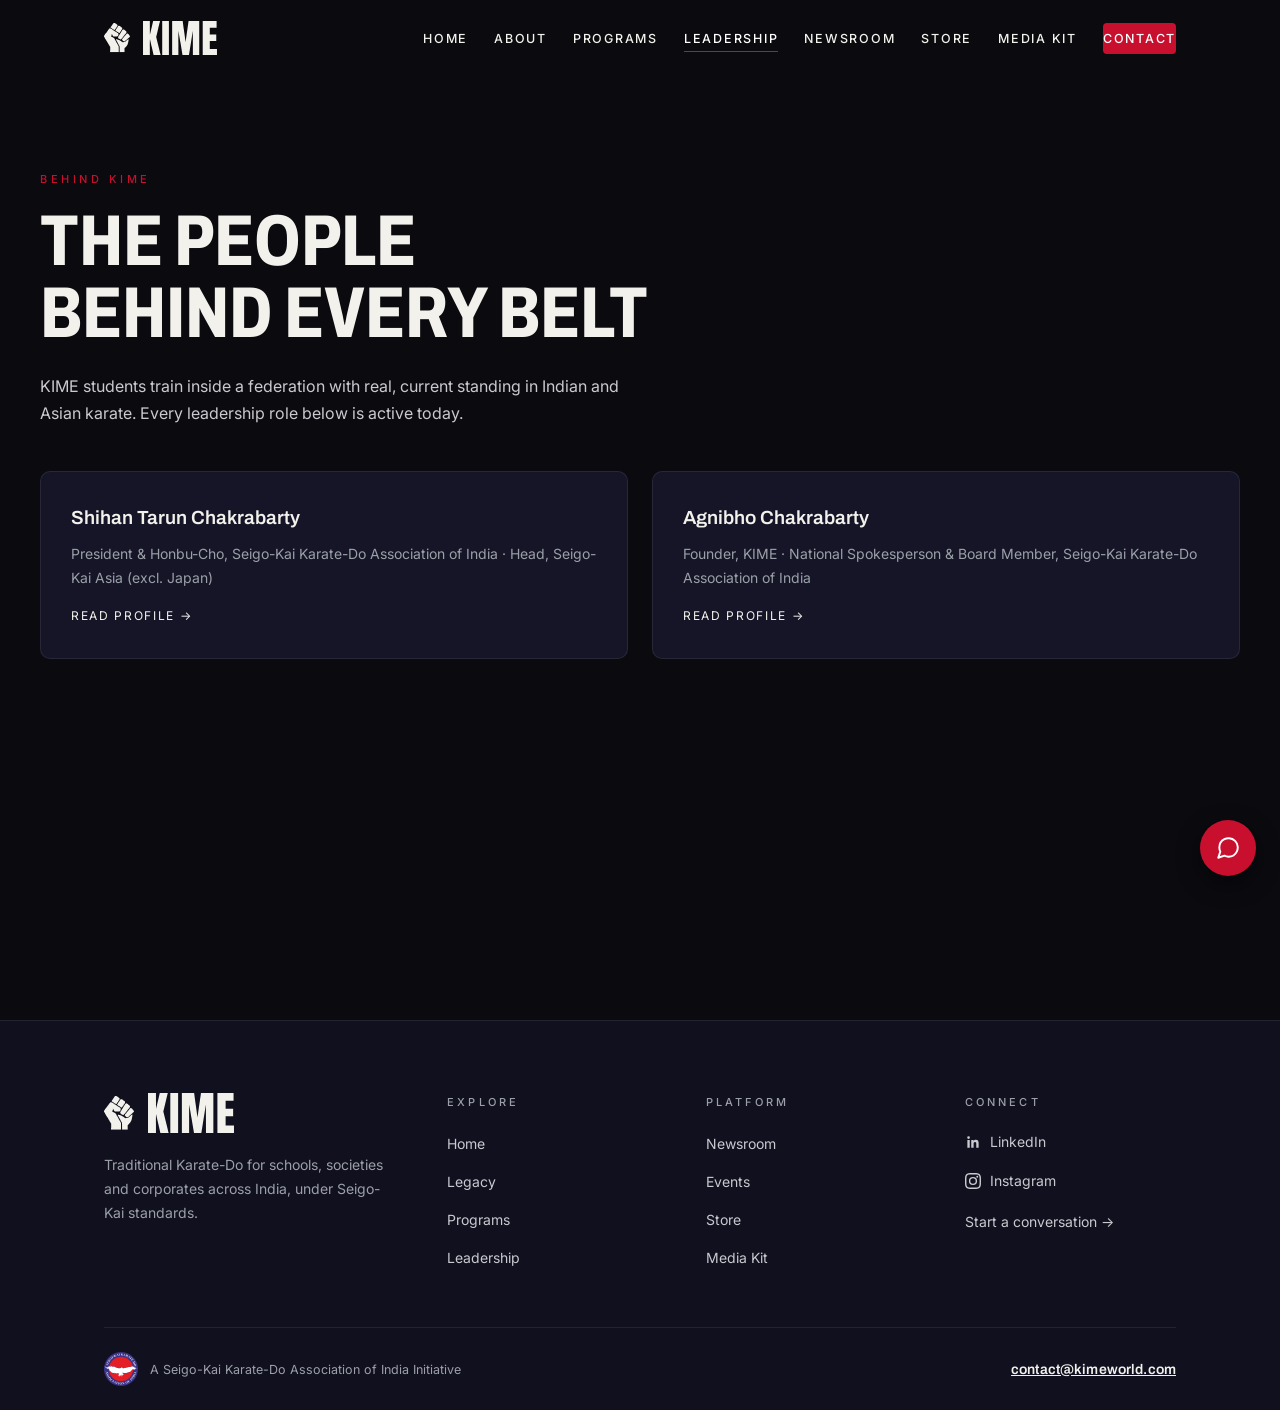
<file: leadership.html>
<!DOCTYPE html>
<html lang="en">
<head>
<meta charset="UTF-8">
<meta name="viewport" content="width=device-width, initial-scale=1.0">
<title>Leadership | KIME</title>
<meta name="description" content="Meet the people behind every belt at KIME, from Shihan Tarun Chakrabarty to the team driving KIME nationwide.">
<link rel="canonical" href="https://kimeworld.com/leadership">
<meta name="theme-color" content="#0A0A0F">
<link rel="icon" type="image/svg+xml" href="data:image/svg+xml,%3Csvg%20xmlns%3D%22http%3A%2F%2Fwww.w3.org%2F2000%2Fsvg%22%20viewBox%3D%220%200%201368.000000%201536.000000%22%20role%3D%22img%22%20aria-label%3D%22KIME%20fist%20mark%22%3E%0A%3Cg%20transform%3D%22translate%280.000000%2C1536.000000%29%20scale%280.100000%2C-0.100000%29%22%20fill%3D%22%2523F2F1EC%22%3E%0A%3Cpath%20d%3D%22M5122%2015331%20c-11%20-16%20-58%20-50%20-104%20-76%20-55%20-32%20-115%20-79%20-176%20-139%0A-128%20-124%20-147%20-150%20-202%20-276%20-35%20-79%20-68%20-135%20-118%20-198%20-38%20-48%20-90%20-129%0A-117%20-180%20-37%20-73%20-72%20-120%20-166%20-223%20-71%20-78%20-128%20-150%20-142%20-182%20-14%20-29%0A-41%20-86%20-61%20-127%20-19%20-41%20-62%20-109%20-96%20-150%20-33%20-41%20-81%20-115%20-107%20-165%20-56%0A-109%20-54%20-107%20-195%20-257%20-264%20-281%20-255%20-420%2034%20-544%20101%20-43%20117%20-55%20260%0A-186%2093%20-84%20138%20-118%20215%20-157%2054%20-28%20132%20-78%20173%20-112%2041%20-34%20104%20-75%20140%0A-91%2036%20-17%2092%20-43%20125%20-58%2034%20-16%20104%20-67%20161%20-117%2091%20-79%20126%20-101%20333%20-208%0A128%20-66%20262%20-136%20298%20-155%20113%20-60%20269%20-53%20332%2014%2039%2042%20178%20296%20235%20429%2023%0A55%2050%2090%20153%20200%20163%20173%20166%20176%20223%20306%2035%2080%2067%20135%20118%20199%2038%2048%2088%20125%0A112%20171%2031%2063%2064%20107%20129%20175%2066%2070%2093%20106%20111%20151%2045%20114%2068%20151%20174%20270%20147%0A166%20151%20175%20151%20425%200%20235%20-4%20246%20-121%20371%20-146%20157%20-234%20231%20-340%20287%20-54%2029%0A-133%2079%20-174%20112%20-41%2033%20-119%2083%20-173%20112%20-54%2028%20-119%2067%20-144%2086%20-25%2019%20-98%0A63%20-162%2097%20-230%20123%20-287%20157%20-317%20191%20-45%2050%20-525%2054%20-562%205z%22%2F%3E%0A%3Cpath%20d%3D%22M7730%2013904%20c-67%20-18%20-102%20-42%20-205%20-142%20-146%20-139%20-199%20-205%20-250%0A-303%20-26%20-52%20-79%20-133%20-117%20-181%20-50%20-63%20-83%20-119%20-118%20-198%20-35%20-79%20-68%20-135%0A-118%20-198%20-38%20-48%20-90%20-129%20-117%20-179%20-37%20-73%20-72%20-120%20-165%20-223%20-72%20-79%0A-128%20-150%20-143%20-182%20-14%20-29%20-41%20-87%20-61%20-128%20-19%20-41%20-62%20-109%20-96%20-150%20-33%0A-41%20-81%20-115%20-107%20-165%20-25%20-49%20-79%20-131%20-119%20-182%20-127%20-162%20-139%20-297%20-36%0A-399%2031%20-31%2033%20-32%20162%20-93%2067%20-31%20111%20-62%20199%20-140%2074%20-66%20136%20-112%20177%20-131%0A35%20-17%2092%20-43%20127%20-60%2034%20-16%2096%20-57%20137%20-90%2041%20-33%20118%20-83%20171%20-110%2052%20-28%0A120%20-68%20150%20-91%2030%20-22%2097%20-63%20149%20-90%2052%20-27%20129%20-76%20170%20-109%2041%20-34%20109%0A-76%20150%20-96%2079%20-36%20179%20-86%20270%20-135%20190%20-102%20312%20-29%20410%20241%2065%20178%2087%20218%0A158%20278%20184%20154%20229%20209%20292%20353%2027%2061%2063%20132%2080%20159%2017%2027%2053%2098%2080%20159%2035%0A80%2068%20136%20118%20199%2038%2048%2091%20129%20117%20180%2039%2076%2059%20103%20114%20150%20156%20135%20173%20159%0A242%20367%2070%20210%2064%20475%20-13%20589%20-78%20114%20-304%20321%20-414%20379%20-117%2061%20-124%2066%0A-244%20177%20-119%20110%20-127%20116%20-240%20175%20-47%2025%20-119%2072%20-160%20105%20-41%2033%20-111%2079%0A-155%20101%20-44%2023%20-117%2067%20-162%2097%20-121%2080%20-285%20106%20-433%2066z%22%2F%3E%0A%3Cpath%20d%3D%22M3090%2012550%20c-107%20-18%20-158%20-57%20-428%20-330%20-191%20-192%20-206%20-212%20-257%0A-330%20-56%20-128%20-89%20-174%20-187%20-255%20-87%20-73%20-111%20-106%20-157%20-216%20-47%20-109%20-92%0A-168%20-187%20-245%20-105%20-84%20-142%20-133%20-198%20-263%20-30%20-70%20-65%20-127%20-113%20-188%20-39%0A-48%20-91%20-128%20-116%20-178%20-76%20-147%20-264%20-371%20-425%20-507%20-93%20-78%20-113%20-106%20-166%0A-228%20-44%20-101%20-66%20-131%20-217%20-293%20-94%20-101%20-124%20-142%20-164%20-218%20-26%20-52%20-78%0A-132%20-115%20-179%20-37%20-47%20-86%20-123%20-110%20-169%20-50%20-101%20-171%20-273%20-217%20-310%20-33%0A-26%20-33%20-26%20-33%20-278%200%20-253%200%20-253%2047%20-300%2055%20-55%20119%20-143%20194%20-264%2028%20-46%0A63%20-99%2078%20-119%2066%20-85%20102%20-168%20152%20-354%2036%20-134%2056%20-165%20153%20-246%20103%20-85%0A137%20-139%20206%20-328%2071%20-197%2076%20-206%20216%20-359%2087%20-95%20122%20-142%20159%20-215%2026%20-51%0A78%20-131%20115%20-178%2037%20-47%2088%20-125%20113%20-175%2026%20-49%2074%20-124%20107%20-165%2034%20-41%2077%0A-109%2096%20-150%2020%20-41%2047%20-98%2060%20-125%2013%20-28%2041%20-74%2063%20-104%2022%20-30%2062%20-95%2087%0A-145%2026%20-50%2078%20-130%20116%20-178%2050%20-63%2083%20-119%20118%20-199%2027%20-61%2062%20-132%2078%20-157%0A16%20-26%2050%20-87%2076%20-137%2025%20-49%2073%20-124%20106%20-165%2034%20-41%2077%20-109%2096%20-150%2020%20-41%0A47%20-98%2060%20-125%2013%20-28%2041%20-74%2063%20-104%2022%20-30%2062%20-95%2087%20-145%2026%20-50%2077%20-129%0A114%20-176%2037%20-47%2084%20-119%20105%20-160%2021%20-41%2062%20-111%2091%20-155%2029%20-44%2067%20-118%2084%0A-164%2035%20-97%2032%20-92%20125%20-191%20120%20-126%20110%20-21%20110%20-1140%200%20-965%200%20-965%20-34%0A-1070%20-34%20-105%20-34%20-105%20-39%20-412%20l-4%20-308%202281%200%202281%200%20-2%201493%20c-3%201343%20-5%0A1495%20-19%201527%20-9%2019%20-39%2070%20-66%20112%20-36%2055%20-56%20100%20-72%20160%20-33%20129%20-63%20197%0A-130%20301%20-34%2052%20-84%20145%20-111%20206%20-35%2080%20-67%20135%20-118%20199%20-38%2048%20-86%20121%0A-107%20162%20-20%2041%20-61%20111%20-91%20155%20-30%2045%20-67%20117%20-84%20165%20-17%2047%20-55%20121%20-84%0A165%20-29%2044%20-70%20114%20-91%20155%20-21%2041%20-68%20113%20-105%20160%20-37%2047%20-88%20126%20-114%20177%0A-26%2051%20-62%20112%20-80%20135%20-56%2074%20-83%20128%20-136%20278%20-28%2080%20-67%20172%20-85%20205%20-19%0A33%20-59%20107%20-89%20165%20-31%2058%20-83%20139%20-115%20180%20-33%2041%20-75%20101%20-93%20132%20-18%2032%0A-63%20105%20-100%20163%20-36%2059%20-85%20150%20-108%20205%20-23%2054%20-55%20119%20-71%20144%20-47%2075%20-65%0A115%20-123%20276%20-68%20187%20-90%20222%20-247%20379%20-156%20155%20-193%20180%20-365%20241%20-76%2027%0A-170%2066%20-209%2086%20-161%2084%20-213%20111%20-265%20134%20-34%2015%20-84%2051%20-132%2097%20-90%2085%20-136%0A109%20-242%20124%20-139%2019%20-195%2049%20-307%20165%20-158%20165%20-140%20237%20119%20481%20257%20242%20277%0A303%20162%20482%20-71%20110%20-85%20202%20-44%20283%2034%2065%2090%2040%20174%20-77%2033%20-47%2081%20-110%20105%0A-141%2058%20-71%2085%20-126%20141%20-281%2024%20-70%2058%20-152%2076%20-182%2017%20-31%2057%20-105%2089%20-165%0A106%20-200%20248%20-300%20459%20-325%2052%20-7%20145%20-26%20205%20-44%20110%20-32%20110%20-32%20900%20-32%0A946%200%20809%20-28%201072%20222%20313%20299%20336%20357%20341%20849%205%20471%204%20474%20-182%20660%20-136%0A135%20-158%20149%20-361%20220%20-160%2056%20-215%2091%20-294%20188%20-86%20104%20-140%20137%20-331%20206%0A-189%2069%20-213%2083%20-350%20210%20-119%20110%20-127%20116%20-240%20175%20-47%2025%20-119%2072%20-160%20105%0A-41%2033%20-103%2074%20-137%2090%20-35%2017%20-91%2043%20-125%2060%20-35%2016%20-97%2057%20-138%2091%20-112%2092%0A-331%20233%20-418%20269%20-115%2047%20-152%2072%20-269%20176%20-82%2074%20-126%20104%20-192%20135%20-133%2062%0A-141%2067%20-226%20149%20-56%2054%20-104%2089%20-160%20118%20-44%2022%20-116%2061%20-159%2086%20-44%2025%20-116%0A58%20-160%2072%20-159%2053%20-243%2091%20-334%20152%20-68%2045%20-105%2062%20-140%2067%20-26%203%20-56%207%20-67%0A9%20-11%202%20-40%200%20-65%20-4z%22%2F%3E%0A%3Cpath%20d%3D%22M9964%2011990%20c-124%20-25%20-195%20-93%20-248%20-239%20-31%20-85%20-46%20-108%20-135%0A-211%20-36%20-41%20-71%20-82%20-78%20-91%20-8%20-9%20-35%20-66%20-62%20-128%20-36%20-80%20-69%20-135%20-119%0A-199%20-38%20-48%20-90%20-128%20-116%20-178%20-25%20-50%20-65%20-115%20-87%20-145%20-22%20-30%20-61%20-94%0A-86%20-144%20-25%20-49%20-77%20-130%20-115%20-178%20-50%20-62%20-83%20-117%20-115%20-190%20-24%20-56%20-62%0A-132%20-84%20-169%20-22%20-36%20-54%20-99%20-71%20-140%20-41%20-97%20-49%20-110%20-138%20-203%20-52%20-56%0A-81%20-95%20-94%20-130%20-45%20-126%20-60%20-155%20-116%20-225%20-33%20-41%20-74%20-101%20-92%20-132%20-18%0A-32%20-63%20-105%20-100%20-163%20-36%20-59%20-85%20-152%20-109%20-207%20-31%20-75%20-61%20-125%20-112%0A-188%20-37%20-47%20-91%20-129%20-119%20-183%20-41%20-79%20-71%20-121%20-159%20-215%20-127%20-136%20-154%0A-185%20-169%20-302%20-6%20-47%20-18%20-113%20-26%20-148%20-41%20-181%2016%20-376%20154%20-524%20189%20-204%0A260%20-261%20404%20-323%2055%20-24%20117%20-55%20138%20-69%2020%20-13%2078%20-45%20128%20-70%2049%20-25%20126%0A-70%20170%20-100%20195%20-133%20447%20-104%20591%2067%2078%2093%20157%20170%20249%20242%2035%2027%2097%2091%20138%0A142%2041%2050%20113%20127%20161%20170%20144%20129%20178%20166%20195%20213%209%2025%2024%2068%2034%2095%2014%2038%2043%0A76%20119%20155%20340%20353%20375%20394%20434%20510%2053%20103%2073%20127%20270%20329%20127%20130%20148%20160%0A201%20281%2027%2061%2064%20130%2083%20153%2049%2060%20281%20286%20353%20345%2070%2058%2093%2091%20124%20182%2031%2089%0A48%20115%20127%20191%20183%20175%20247%20271%20273%20410%2015%2076%2029%20119%2061%20175%2060%20110%2058%20136%0A-24%20299%20-88%20176%20-237%20366%20-318%20407%20-19%209%20-73%2035%20-121%2058%20-76%2035%20-107%2058%20-228%0A171%20-204%20190%20-370%20321%20-480%20379%20-52%2028%20-129%2077%20-170%20110%20-140%20112%20-315%20149%0A-516%20110z%22%2F%3E%0A%3Cpath%20d%3D%22M12121%209830%20c-91%20-19%20-150%20-61%20-313%20-222%20-94%20-92%20-153%20-169%20-198%0A-257%20-68%20-132%20-225%20-323%20-456%20-556%20-264%20-266%20-287%20-294%20-344%20-404%20-64%20-124%0A-164%20-245%20-349%20-419%20-160%20-152%20-185%20-183%20-240%20-311%20-52%20-120%20-89%20-169%20-185%0A-245%20-165%20-132%20-362%20-365%20-451%20-536%20-31%20-58%20-69%20-129%20-85%20-159%20-65%20-117%20-47%0A-163%20138%20-361%20112%20-121%20128%20-142%20176%20-244%2065%20-134%2087%20-156%20196%20-199%2047%20-18%0A119%20-56%20160%20-85%20225%20-152%20417%20-181%20666%20-98%20192%2063%20217%2081%20533%20392%20298%20293%20290%0A287%20406%20346%2062%2031%20105%2065%20190%20147%2061%2058%20139%20133%20175%20166%2036%2033%20108%20107%20160%0A163%20102%20112%20128%20131%20236%20178%20110%2048%20141%2074%20400%20330%20266%20264%20390%20383%20480%20461%0A43%2036%2071%2072%2098%20123%2046%2086%2085%20132%20131%20154%2055%2026%2055%20306%200%20332%20-46%2022%20-85%2068%0A-131%20154%20-27%2051%20-55%2087%20-98%20123%20-195%20168%20-233%20213%20-296%20358%20-59%20134%20-71%20149%0A-313%20390%20-199%20198%20-248%20239%20-319%20266%20-51%2018%20-298%2027%20-367%2013z%22%2F%3E%0A%3Cpath%20d%3D%22M12720%206857%20c-73%20-20%20-129%20-66%20-384%20-316%20-219%20-215%20-249%20-241%20-326%0A-280%20-108%20-56%20-142%20-82%20-197%20-151%20-64%20-79%20-550%20-567%20-600%20-602%20-77%20-53%20-112%0A-60%20-333%20-68%20-227%20-8%20-248%20-13%20-362%20-81%20-97%20-57%20-138%20-69%20-278%20-79%20-130%20-9%0A-163%20-18%20-270%20-69%20-121%20-58%20-158%20-47%20-314%2092%20-75%2067%20-133%20109%20-203%20145%20-54%2029%0A-132%2079%20-173%20112%20-41%2033%20-113%2080%20-160%20105%20-113%2059%20-121%2065%20-240%20175%20-126%20116%0A-145%20130%20-258%20179%20-90%2039%20-126%2061%20-237%20147%20-33%2025%20-102%2068%20-155%2095%20-52%2027%0A-122%2065%20-155%2084%20-67%2039%20-254%20104%20-385%20134%20-109%2025%20-131%2034%20-210%2081%20-94%2057%0A-140%2070%20-280%2080%20-140%2010%20-186%2023%20-280%2080%20-112%2068%20-137%2074%20-310%2074%20-175%201%20-222%0A-8%20-276%20-56%20-80%20-71%20-85%20-151%20-15%20-246%2098%20-134%20244%20-369%20292%20-472%2085%20-184%20226%0A-444%20272%20-504%2019%20-26%2057%20-88%2083%20-139%2026%20-51%2078%20-131%20116%20-179%2051%20-64%2083%20-119%0A119%20-200%2027%20-62%2060%20-128%2073%20-148%2041%20-62%2064%20-114%20117%20-262%2052%20-148%2079%20-202%20135%0A-276%2018%20-23%2053%20-84%2079%20-135%2026%20-51%2061%20-113%2077%20-139%2016%20-25%2051%20-96%2078%20-157%2035%0A-80%2067%20-135%20118%20-199%2038%20-48%2086%20-121%20107%20-162%2020%20-41%2060%20-108%2087%20-149%2065%20-95%0A74%20-120%2089%20-226%206%20-48%2025%20-133%2043%20-189%2031%20-101%2031%20-101%2034%20-1528%20l2%20-1428%0A1280%200%201279%200%203%201013%20c4%201198%20-20%201051%20203%201264%2079%2076%20235%20235%20346%20353%20110%0A118%20274%20287%20364%20375%20152%20150%20165%20166%20210%20255%2026%2052%2079%20134%20117%20182%2050%2063%2083%0A119%20118%20199%2027%2061%2062%20132%2079%20157%2016%2026%2088%20165%20160%20309%20131%20260%20145%20298%20170%0A453%207%2040%2022%2082%2041%20112%2016%2026%2043%2069%2060%2096%2042%2066%2050%20126%2050%20362%200%20235%208%20291%2050%0A373%2017%2031%2045%2085%2063%20119%2032%2062%2032%2063%2032%20213%200%20150%200%20150%2038%20236%2053%20123%2059%20171%0A55%20434%20-3%20224%20-4%20231%20-28%20274%20-41%2073%20-120%20102%20-210%2078z%22%2F%3E%0A%3C%2Fg%3E%0A%3C%2Fsvg%3E">
<meta property="og:title" content="Leadership | KIME">
<meta property="og:description" content="Meet the people behind every belt at KIME, from Shihan Tarun Chakrabarty to the team driving KIME nationwide.">
<meta property="og:type" content="website">
<meta name="twitter:card" content="summary_large_image">
<script type="application/ld+json">{"@context":"https://schema.org","@type":"SportsOrganization","name":"KIME","alternateName":"Kime India","parentOrganization":{"@type":"SportsOrganization","name":"Seigo-Kai Karate-Do Association of India","foundingDate":"1969"},"sameAs":["https://www.linkedin.com/company/kime-india"],"sport":"Karate","areaServed":"IN"}</script>
<link rel="preconnect" href="https://fonts.googleapis.com">
<link rel="preconnect" href="https://fonts.gstatic.com" crossorigin>
<link href="https://fonts.googleapis.com/css2?family=Archivo:ital,wdth,wght@0,62..125,100..900&family=Inter:wght@300;400;500;600&family=Newsreader:ital,opsz,wght@1,6..72,300..500&family=Noto+Serif+JP:wght@300&display=swap" rel="stylesheet">

<meta property="og:url" content="https://kimeworld.com/leadership">
<link rel="stylesheet" href="/styles.css">
</head>
<body class="locked">
<a class="skip" href="#main">Skip to content</a>

<svg width="0" height="0" style="position:absolute" aria-hidden="true">
  <defs>
    <symbol id="fist" viewBox="0 0 1368 1536"><g transform="translate(0.000000,1536.000000) scale(0.100000,-0.100000)">
<path d="M5122 15331 c-11 -16 -58 -50 -104 -76 -55 -32 -115 -79 -176 -139
-128 -124 -147 -150 -202 -276 -35 -79 -68 -135 -118 -198 -38 -48 -90 -129
-117 -180 -37 -73 -72 -120 -166 -223 -71 -78 -128 -150 -142 -182 -14 -29
-41 -86 -61 -127 -19 -41 -62 -109 -96 -150 -33 -41 -81 -115 -107 -165 -56
-109 -54 -107 -195 -257 -264 -281 -255 -420 34 -544 101 -43 117 -55 260
-186 93 -84 138 -118 215 -157 54 -28 132 -78 173 -112 41 -34 104 -75 140
-91 36 -17 92 -43 125 -58 34 -16 104 -67 161 -117 91 -79 126 -101 333 -208
128 -66 262 -136 298 -155 113 -60 269 -53 332 14 39 42 178 296 235 429 23
55 50 90 153 200 163 173 166 176 223 306 35 80 67 135 118 199 38 48 88 125
112 171 31 63 64 107 129 175 66 70 93 106 111 151 45 114 68 151 174 270 147
166 151 175 151 425 0 235 -4 246 -121 371 -146 157 -234 231 -340 287 -54 29
-133 79 -174 112 -41 33 -119 83 -173 112 -54 28 -119 67 -144 86 -25 19 -98
63 -162 97 -230 123 -287 157 -317 191 -45 50 -525 54 -562 5z"/>
<path d="M7730 13904 c-67 -18 -102 -42 -205 -142 -146 -139 -199 -205 -250
-303 -26 -52 -79 -133 -117 -181 -50 -63 -83 -119 -118 -198 -35 -79 -68 -135
-118 -198 -38 -48 -90 -129 -117 -179 -37 -73 -72 -120 -165 -223 -72 -79
-128 -150 -143 -182 -14 -29 -41 -87 -61 -128 -19 -41 -62 -109 -96 -150 -33
-41 -81 -115 -107 -165 -25 -49 -79 -131 -119 -182 -127 -162 -139 -297 -36
-399 31 -31 33 -32 162 -93 67 -31 111 -62 199 -140 74 -66 136 -112 177 -131
35 -17 92 -43 127 -60 34 -16 96 -57 137 -90 41 -33 118 -83 171 -110 52 -28
120 -68 150 -91 30 -22 97 -63 149 -90 52 -27 129 -76 170 -109 41 -34 109
-76 150 -96 79 -36 179 -86 270 -135 190 -102 312 -29 410 241 65 178 87 218
158 278 184 154 229 209 292 353 27 61 63 132 80 159 17 27 53 98 80 159 35
80 68 136 118 199 38 48 91 129 117 180 39 76 59 103 114 150 156 135 173 159
242 367 70 210 64 475 -13 589 -78 114 -304 321 -414 379 -117 61 -124 66
-244 177 -119 110 -127 116 -240 175 -47 25 -119 72 -160 105 -41 33 -111 79
-155 101 -44 23 -117 67 -162 97 -121 80 -285 106 -433 66z"/>
<path d="M3090 12550 c-107 -18 -158 -57 -428 -330 -191 -192 -206 -212 -257
-330 -56 -128 -89 -174 -187 -255 -87 -73 -111 -106 -157 -216 -47 -109 -92
-168 -187 -245 -105 -84 -142 -133 -198 -263 -30 -70 -65 -127 -113 -188 -39
-48 -91 -128 -116 -178 -76 -147 -264 -371 -425 -507 -93 -78 -113 -106 -166
-228 -44 -101 -66 -131 -217 -293 -94 -101 -124 -142 -164 -218 -26 -52 -78
-132 -115 -179 -37 -47 -86 -123 -110 -169 -50 -101 -171 -273 -217 -310 -33
-26 -33 -26 -33 -278 0 -253 0 -253 47 -300 55 -55 119 -143 194 -264 28 -46
63 -99 78 -119 66 -85 102 -168 152 -354 36 -134 56 -165 153 -246 103 -85
137 -139 206 -328 71 -197 76 -206 216 -359 87 -95 122 -142 159 -215 26 -51
78 -131 115 -178 37 -47 88 -125 113 -175 26 -49 74 -124 107 -165 34 -41 77
-109 96 -150 20 -41 47 -98 60 -125 13 -28 41 -74 63 -104 22 -30 62 -95 87
-145 26 -50 78 -130 116 -178 50 -63 83 -119 118 -199 27 -61 62 -132 78 -157
16 -26 50 -87 76 -137 25 -49 73 -124 106 -165 34 -41 77 -109 96 -150 20 -41
47 -98 60 -125 13 -28 41 -74 63 -104 22 -30 62 -95 87 -145 26 -50 77 -129
114 -176 37 -47 84 -119 105 -160 21 -41 62 -111 91 -155 29 -44 67 -118 84
-164 35 -97 32 -92 125 -191 120 -126 110 -21 110 -1140 0 -965 0 -965 -34
-1070 -34 -105 -34 -105 -39 -412 l-4 -308 2281 0 2281 0 -2 1493 c-3 1343 -5
1495 -19 1527 -9 19 -39 70 -66 112 -36 55 -56 100 -72 160 -33 129 -63 197
-130 301 -34 52 -84 145 -111 206 -35 80 -67 135 -118 199 -38 48 -86 121
-107 162 -20 41 -61 111 -91 155 -30 45 -67 117 -84 165 -17 47 -55 121 -84
165 -29 44 -70 114 -91 155 -21 41 -68 113 -105 160 -37 47 -88 126 -114 177
-26 51 -62 112 -80 135 -56 74 -83 128 -136 278 -28 80 -67 172 -85 205 -19
33 -59 107 -89 165 -31 58 -83 139 -115 180 -33 41 -75 101 -93 132 -18 32
-63 105 -100 163 -36 59 -85 150 -108 205 -23 54 -55 119 -71 144 -47 75 -65
115 -123 276 -68 187 -90 222 -247 379 -156 155 -193 180 -365 241 -76 27
-170 66 -209 86 -161 84 -213 111 -265 134 -34 15 -84 51 -132 97 -90 85 -136
109 -242 124 -139 19 -195 49 -307 165 -158 165 -140 237 119 481 257 242 277
303 162 482 -71 110 -85 202 -44 283 34 65 90 40 174 -77 33 -47 81 -110 105
-141 58 -71 85 -126 141 -281 24 -70 58 -152 76 -182 17 -31 57 -105 89 -165
106 -200 248 -300 459 -325 52 -7 145 -26 205 -44 110 -32 110 -32 900 -32
946 0 809 -28 1072 222 313 299 336 357 341 849 5 471 4 474 -182 660 -136
135 -158 149 -361 220 -160 56 -215 91 -294 188 -86 104 -140 137 -331 206
-189 69 -213 83 -350 210 -119 110 -127 116 -240 175 -47 25 -119 72 -160 105
-41 33 -103 74 -137 90 -35 17 -91 43 -125 60 -35 16 -97 57 -138 91 -112 92
-331 233 -418 269 -115 47 -152 72 -269 176 -82 74 -126 104 -192 135 -133 62
-141 67 -226 149 -56 54 -104 89 -160 118 -44 22 -116 61 -159 86 -44 25 -116
58 -160 72 -159 53 -243 91 -334 152 -68 45 -105 62 -140 67 -26 3 -56 7 -67
9 -11 2 -40 0 -65 -4z"/>
<path d="M9964 11990 c-124 -25 -195 -93 -248 -239 -31 -85 -46 -108 -135
-211 -36 -41 -71 -82 -78 -91 -8 -9 -35 -66 -62 -128 -36 -80 -69 -135 -119
-199 -38 -48 -90 -128 -116 -178 -25 -50 -65 -115 -87 -145 -22 -30 -61 -94
-86 -144 -25 -49 -77 -130 -115 -178 -50 -62 -83 -117 -115 -190 -24 -56 -62
-132 -84 -169 -22 -36 -54 -99 -71 -140 -41 -97 -49 -110 -138 -203 -52 -56
-81 -95 -94 -130 -45 -126 -60 -155 -116 -225 -33 -41 -74 -101 -92 -132 -18
-32 -63 -105 -100 -163 -36 -59 -85 -152 -109 -207 -31 -75 -61 -125 -112
-188 -37 -47 -91 -129 -119 -183 -41 -79 -71 -121 -159 -215 -127 -136 -154
-185 -169 -302 -6 -47 -18 -113 -26 -148 -41 -181 16 -376 154 -524 189 -204
260 -261 404 -323 55 -24 117 -55 138 -69 20 -13 78 -45 128 -70 49 -25 126
-70 170 -100 195 -133 447 -104 591 67 78 93 157 170 249 242 35 27 97 91 138
142 41 50 113 127 161 170 144 129 178 166 195 213 9 25 24 68 34 95 14 38 43
76 119 155 340 353 375 394 434 510 53 103 73 127 270 329 127 130 148 160
201 281 27 61 64 130 83 153 49 60 281 286 353 345 70 58 93 91 124 182 31 89
48 115 127 191 183 175 247 271 273 410 15 76 29 119 61 175 60 110 58 136
-24 299 -88 176 -237 366 -318 407 -19 9 -73 35 -121 58 -76 35 -107 58 -228
171 -204 190 -370 321 -480 379 -52 28 -129 77 -170 110 -140 112 -315 149
-516 110z"/>
<path d="M12121 9830 c-91 -19 -150 -61 -313 -222 -94 -92 -153 -169 -198
-257 -68 -132 -225 -323 -456 -556 -264 -266 -287 -294 -344 -404 -64 -124
-164 -245 -349 -419 -160 -152 -185 -183 -240 -311 -52 -120 -89 -169 -185
-245 -165 -132 -362 -365 -451 -536 -31 -58 -69 -129 -85 -159 -65 -117 -47
-163 138 -361 112 -121 128 -142 176 -244 65 -134 87 -156 196 -199 47 -18
119 -56 160 -85 225 -152 417 -181 666 -98 192 63 217 81 533 392 298 293 290
287 406 346 62 31 105 65 190 147 61 58 139 133 175 166 36 33 108 107 160
163 102 112 128 131 236 178 110 48 141 74 400 330 266 264 390 383 480 461
43 36 71 72 98 123 46 86 85 132 131 154 55 26 55 306 0 332 -46 22 -85 68
-131 154 -27 51 -55 87 -98 123 -195 168 -233 213 -296 358 -59 134 -71 149
-313 390 -199 198 -248 239 -319 266 -51 18 -298 27 -367 13z"/>
<path d="M12720 6857 c-73 -20 -129 -66 -384 -316 -219 -215 -249 -241 -326
-280 -108 -56 -142 -82 -197 -151 -64 -79 -550 -567 -600 -602 -77 -53 -112
-60 -333 -68 -227 -8 -248 -13 -362 -81 -97 -57 -138 -69 -278 -79 -130 -9
-163 -18 -270 -69 -121 -58 -158 -47 -314 92 -75 67 -133 109 -203 145 -54 29
-132 79 -173 112 -41 33 -113 80 -160 105 -113 59 -121 65 -240 175 -126 116
-145 130 -258 179 -90 39 -126 61 -237 147 -33 25 -102 68 -155 95 -52 27
-122 65 -155 84 -67 39 -254 104 -385 134 -109 25 -131 34 -210 81 -94 57
-140 70 -280 80 -140 10 -186 23 -280 80 -112 68 -137 74 -310 74 -175 1 -222
-8 -276 -56 -80 -71 -85 -151 -15 -246 98 -134 244 -369 292 -472 85 -184 226
-444 272 -504 19 -26 57 -88 83 -139 26 -51 78 -131 116 -179 51 -64 83 -119
119 -200 27 -62 60 -128 73 -148 41 -62 64 -114 117 -262 52 -148 79 -202 135
-276 18 -23 53 -84 79 -135 26 -51 61 -113 77 -139 16 -25 51 -96 78 -157 35
-80 67 -135 118 -199 38 -48 86 -121 107 -162 20 -41 60 -108 87 -149 65 -95
74 -120 89 -226 6 -48 25 -133 43 -189 31 -101 31 -101 34 -1528 l2 -1428
1280 0 1279 0 3 1013 c4 1198 -20 1051 203 1264 79 76 235 235 346 353 110
118 274 287 364 375 152 150 165 166 210 255 26 52 79 134 117 182 50 63 83
119 118 199 27 61 62 132 79 157 16 26 88 165 160 309 131 260 145 298 170
453 7 40 22 82 41 112 16 26 43 69 60 96 42 66 50 126 50 362 0 235 8 291 50
373 17 31 45 85 63 119 32 62 32 63 32 213 0 150 0 150 38 236 53 123 59 171
55 434 -3 224 -4 231 -28 274 -41 73 -120 102 -210 78z"/>
</g></symbol>
    <symbol id="wordmark" viewBox="0 0 617 290"><g transform="translate(0.000000,290.000000) scale(0.100000,-0.100000)">
<path d="M0 1450 l0 -1450 285 0 285 0 0 698 c0 383 4 690 9 682 5 -8 77 -322
162 -698 l153 -682 299 0 298 0 -5 18 c-3 9 -91 363 -197 786 l-190 768 160
658 c89 362 161 661 161 664 0 3 -129 6 -288 6 l-287 0 -129 -557 c-71 -307
-133 -567 -137 -578 -4 -11 -8 240 -8 558 l-1 577 -285 0 -285 0 0 -1450z"/>
<path d="M1600 1450 l0 -1450 280 0 280 0 0 1450 0 1450 -280 0 -280 0 0
-1450z"/>
<path d="M2430 1450 l0 -1450 260 0 260 0 1 1043 c0 573 2 1038 5 1032 2 -5
80 -464 174 -1020 93 -556 172 -1020 175 -1033 l5 -22 257 2 257 3 166 1039
165 1039 3 -1041 2 -1042 265 0 265 0 0 1450 0 1450 -445 0 c-245 0 -445 -1
-445 -2 0 -25 -241 -1752 -245 -1756 -3 -3 -5 -1 -5 4 0 5 -54 401 -120 879
-66 478 -120 871 -120 872 0 2 -198 3 -440 3 l-440 0 0 -1450z"/>
<path d="M4980 1450 l0 -1450 595 0 595 0 0 280 0 280 -300 0 -300 0 0 335 0
335 270 0 270 0 0 270 0 270 -270 0 -270 0 0 285 0 285 285 0 285 0 0 280 0
280 -580 0 -580 0 0 -1450z"/>
</g></symbol>
    <symbol id="seigo" viewBox="0 0 72 72">
<g transform="translate(0.000000,72.000000) scale(0.005333,-0.005357)" fill="#393185">
<path d="M6355 13423 c-22 -8 -143 -23 -275 -34 -243 -20 -252 -21 -385 -44
-44 -8 -109 -17 -145 -21 -36 -3 -78 -12 -95 -19 -40 -17 -74 -25 -166 -35
-43 -5 -97 -18 -121 -28 -24 -11 -70 -23 -103 -27 -33 -4 -88 -18 -123 -31
-34 -13 -89 -28 -122 -34 -33 -6 -84 -22 -112 -35 -29 -14 -62 -25 -74 -25
-11 0 -43 -11 -70 -25 -27 -14 -72 -30 -101 -35 -29 -5 -65 -18 -80 -29 -15
-11 -50 -25 -76 -31 -27 -6 -60 -19 -75 -30 -15 -11 -49 -24 -76 -30 -27 -6
-60 -20 -74 -30 -14 -11 -43 -23 -64 -26 -21 -4 -58 -20 -81 -35 -23 -16 -49
-29 -58 -29 -9 0 -36 -13 -60 -30 -24 -16 -51 -30 -60 -30 -9 0 -36 -13 -60
-30 -24 -16 -51 -30 -60 -30 -9 0 -36 -13 -60 -30 -24 -16 -49 -30 -56 -30 -6
0 -24 -11 -40 -24 -15 -13 -46 -31 -68 -40 -21 -9 -47 -26 -57 -36 -11 -11
-27 -20 -37 -20 -10 0 -35 -13 -56 -30 -21 -16 -44 -30 -51 -30 -7 0 -25 -11
-41 -24 -15 -13 -43 -31 -61 -40 -18 -9 -41 -24 -50 -32 -24 -22 -81 -60 -125
-84 -21 -11 -46 -28 -55 -36 -36 -31 -112 -90 -147 -114 -21 -14 -54 -40 -75
-57 -20 -18 -41 -33 -45 -33 -4 0 -24 -14 -44 -30 -190 -159 -270 -227 -292
-249 -52 -51 -99 -91 -107 -91 -5 0 -14 -11 -20 -25 -6 -14 -16 -25 -21 -25
-6 0 -57 -48 -115 -107 -58 -60 -113 -115 -122 -124 -111 -113 -255 -271 -306
-337 -47 -60 -154 -191 -189 -230 -16 -18 -29 -36 -29 -41 0 -5 -13 -26 -29
-47 -55 -72 -96 -124 -124 -156 -15 -18 -27 -38 -27 -44 0 -6 -9 -19 -19 -28
-11 -10 -29 -38 -40 -62 -12 -24 -25 -44 -30 -44 -5 0 -14 -14 -21 -30 -7 -17
-26 -47 -41 -67 -16 -20 -29 -41 -29 -48 0 -6 -13 -26 -29 -44 -16 -18 -32
-44 -36 -59 -3 -14 -17 -39 -31 -55 -13 -16 -24 -37 -24 -46 0 -10 -13 -35
-30 -56 -16 -21 -30 -43 -30 -50 0 -7 -14 -29 -30 -50 -17 -21 -30 -45 -30
-54 0 -9 -14 -38 -30 -66 -16 -27 -30 -55 -30 -62 0 -7 -14 -34 -30 -60 -17
-26 -30 -54 -30 -63 0 -8 -11 -31 -24 -50 -12 -19 -29 -53 -36 -75 -7 -22 -21
-51 -30 -65 -9 -14 -23 -43 -30 -65 -6 -22 -23 -62 -36 -89 -13 -28 -24 -59
-24 -70 0 -12 -14 -48 -30 -81 -16 -33 -30 -68 -30 -78 0 -10 -11 -42 -25 -70
-13 -29 -29 -77 -36 -107 -6 -30 -20 -71 -31 -91 -10 -20 -23 -62 -28 -93 -5
-32 -21 -86 -35 -121 -14 -35 -25 -74 -25 -87 0 -13 -13 -70 -29 -128 -16 -58
-35 -141 -41 -185 -7 -44 -18 -96 -26 -115 -7 -19 -20 -93 -29 -165 -8 -71
-21 -161 -29 -200 -16 -75 -36 -294 -36 -386 0 -62 -18 -169 -31 -183 -11 -12
-12 -660 -2 -670 13 -12 32 -118 32 -176 1 -110 22 -338 41 -440 11 -58 24
-150 31 -205 6 -55 19 -125 29 -155 10 -30 21 -84 25 -119 3 -35 17 -98 30
-140 13 -42 29 -105 35 -141 7 -36 23 -91 36 -122 13 -32 24 -70 24 -86 0 -15
9 -46 20 -67 12 -22 28 -71 36 -110 8 -38 24 -87 34 -108 11 -21 25 -59 30
-84 6 -25 20 -58 30 -74 11 -15 25 -50 30 -78 5 -28 18 -63 29 -79 11 -15 25
-47 31 -72 7 -25 20 -56 30 -70 10 -14 22 -41 27 -60 6 -19 22 -53 37 -74 14
-21 26 -49 26 -61 0 -12 13 -42 30 -66 16 -24 30 -51 30 -60 0 -9 13 -36 30
-60 16 -24 30 -49 30 -55 0 -6 14 -28 30 -49 17 -21 30 -45 30 -55 0 -9 13
-37 30 -61 16 -24 30 -49 30 -55 0 -6 14 -28 30 -49 17 -21 30 -46 30 -56 0
-10 13 -34 30 -52 16 -19 30 -39 30 -44 0 -6 14 -27 30 -48 17 -21 30 -43 30
-50 0 -12 27 -51 88 -126 17 -23 32 -47 32 -54 0 -8 24 -42 53 -77 75 -91 112
-140 127 -168 7 -14 24 -38 37 -55 67 -84 156 -193 177 -215 13 -14 52 -59 86
-100 35 -41 76 -88 91 -105 80 -85 381 -383 428 -423 30 -26 83 -74 117 -107
35 -33 83 -75 106 -93 24 -18 93 -73 153 -122 162 -132 168 -136 195 -150 14
-7 35 -22 47 -33 12 -11 31 -25 42 -31 10 -6 47 -32 82 -59 100 -75 131 -96
169 -113 19 -9 48 -27 63 -40 16 -13 35 -24 43 -24 8 0 23 -9 34 -20 10 -10
37 -28 58 -39 21 -11 44 -26 51 -35 7 -8 25 -18 41 -21 16 -4 46 -20 66 -36
20 -16 45 -29 54 -29 9 0 34 -13 55 -30 21 -16 45 -30 55 -30 9 0 34 -13 56
-30 21 -16 44 -30 50 -30 6 0 35 -13 65 -29 30 -15 70 -31 90 -35 20 -3 44
-15 54 -26 10 -11 36 -25 58 -31 22 -6 52 -20 67 -30 15 -11 45 -25 68 -30 22
-5 57 -20 77 -33 19 -13 54 -27 78 -31 23 -4 58 -17 77 -30 19 -12 57 -25 83
-29 27 -3 62 -15 77 -26 16 -11 55 -25 87 -31 31 -6 75 -20 96 -30 21 -11 63
-25 95 -30 31 -6 74 -20 96 -31 22 -11 73 -25 114 -30 41 -5 84 -15 95 -22 22
-14 65 -24 197 -46 36 -6 79 -17 95 -24 17 -8 74 -19 127 -25 54 -6 126 -18
160 -27 35 -8 161 -23 281 -34 167 -14 222 -22 236 -34 l18 -16 533 0 533 0
18 16 c14 12 62 19 206 30 103 8 213 21 243 29 53 14 142 27 265 41 33 4 69
11 80 17 21 11 57 18 185 37 41 7 95 20 120 31 24 11 72 24 106 28 33 5 79 18
101 29 21 11 68 26 103 32 36 6 91 23 122 36 32 13 67 24 78 24 11 0 43 11 71
25 27 14 72 30 100 35 28 5 63 18 77 29 15 10 43 22 62 26 19 4 60 20 90 36
30 16 64 29 75 29 11 0 40 14 64 30 24 17 56 30 71 30 15 0 44 13 65 30 21 17
45 30 53 30 8 0 34 11 56 24 23 13 52 27 66 31 14 4 39 18 55 30 17 13 48 28
68 33 21 6 51 22 68 36 17 14 39 26 48 26 10 0 35 14 56 30 21 17 43 30 50 30
7 0 29 14 50 30 21 17 44 30 51 30 7 0 29 14 47 30 19 17 41 30 49 30 9 0 31
12 51 28 19 15 48 35 64 44 15 10 47 30 69 45 23 16 53 36 68 46 14 9 36 24
49 32 12 8 42 31 67 50 25 19 59 42 75 51 17 9 46 30 65 45 41 33 67 55 170
138 41 33 91 74 110 91 19 16 55 46 80 66 105 84 574 556 688 692 15 17 41 47
57 66 17 19 59 71 95 116 36 46 74 92 86 104 12 11 27 32 34 46 7 14 19 32 27
40 8 8 23 29 34 45 10 17 35 50 54 75 20 25 43 58 53 74 9 16 29 44 45 61 15
18 27 37 27 42 0 6 14 27 30 48 16 21 30 43 30 50 0 7 15 31 33 54 65 82 77
99 86 123 5 13 21 42 35 63 14 21 26 46 26 55 0 9 14 34 30 55 17 21 30 43 30
49 0 6 14 31 30 55 17 24 30 52 30 61 0 9 11 29 24 43 13 14 30 43 37 64 7 21
20 49 30 63 10 14 23 44 28 66 6 23 20 52 30 66 11 13 24 42 30 65 6 22 20 51
30 65 11 13 24 43 31 67 6 24 20 56 31 70 10 14 25 55 33 89 8 35 21 71 30 81
8 9 19 37 25 62 6 25 22 70 36 100 13 30 25 65 25 79 0 14 11 49 25 78 13 28
29 80 35 114 7 34 21 80 32 102 11 22 25 74 30 115 5 41 14 81 19 87 15 18 28
69 44 175 7 52 21 109 29 125 8 16 22 85 30 154 17 135 21 161 36 230 11 55
30 283 30 365 0 41 6 72 20 98 l20 37 0 443 0 443 -17 24 c-12 18 -20 56 -25
135 -14 215 -33 372 -57 476 -6 24 -11 62 -11 84 0 37 -5 62 -43 220 -8 33
-19 93 -26 133 -6 40 -18 86 -26 103 -9 16 -22 64 -29 107 -8 43 -20 92 -28
108 -8 16 -20 56 -27 89 -7 33 -22 79 -32 103 -11 23 -24 63 -29 90 -5 26 -21
69 -35 96 -14 27 -25 61 -25 76 0 15 -11 44 -25 65 -14 20 -30 59 -35 86 -5
27 -18 61 -29 77 -11 15 -25 47 -31 72 -7 25 -20 56 -30 70 -10 14 -22 42 -28
62 -6 21 -20 50 -31 64 -12 15 -26 44 -31 66 -6 21 -22 55 -35 75 -14 20 -25
44 -25 53 0 10 -9 29 -20 43 -12 14 -26 41 -32 59 -6 18 -21 44 -33 58 -13 14
-28 42 -33 62 -6 20 -22 52 -36 71 -14 19 -26 39 -26 45 0 6 -11 23 -24 39
-14 16 -32 48 -41 71 -10 23 -21 42 -27 42 -5 0 -16 17 -25 37 -8 21 -26 51
-39 66 -13 16 -24 34 -24 41 0 14 -36 66 -87 126 -18 20 -33 42 -33 48 0 6
-13 26 -28 44 -31 37 -48 60 -93 131 -17 26 -35 47 -39 47 -5 0 -12 9 -15 20
-4 11 -46 67 -93 124 -48 56 -103 122 -122 146 -19 24 -47 57 -62 74 -16 17
-43 48 -60 69 -41 47 -462 467 -544 543 -112 102 -131 118 -208 179 -43 33
-93 74 -111 90 -45 40 -132 104 -212 156 -18 11 -33 25 -33 30 0 5 -18 18 -40
29 -22 11 -40 24 -40 29 0 4 -18 16 -39 26 -22 10 -50 28 -62 41 -12 13 -28
24 -36 24 -7 0 -22 9 -32 19 -11 11 -35 28 -53 37 -18 9 -46 27 -61 40 -16 13
-34 24 -41 24 -7 0 -30 13 -51 30 -20 16 -46 32 -58 36 -12 4 -35 17 -50 30
-16 13 -37 24 -46 24 -10 0 -35 14 -56 30 -21 17 -44 30 -51 30 -7 0 -25 10
-41 23 -15 13 -49 31 -75 41 -25 9 -52 24 -58 31 -7 8 -31 20 -54 26 -22 6
-50 19 -61 29 -11 10 -40 23 -63 29 -24 5 -54 18 -65 29 -12 11 -41 25 -65 32
-23 6 -58 22 -78 35 -19 13 -49 27 -66 30 -17 4 -51 18 -76 31 -25 13 -54 24
-66 24 -12 0 -48 14 -81 30 -33 16 -70 30 -83 30 -12 0 -44 11 -70 24 -26 13
-72 29 -102 36 -30 7 -71 21 -91 31 -19 9 -63 22 -97 29 -33 6 -81 19 -105 30
-23 10 -76 24 -117 31 -41 6 -95 19 -120 29 -25 10 -79 23 -120 30 -129 19
-164 26 -185 37 -11 6 -49 14 -85 17 -36 4 -101 13 -145 21 -133 23 -142 24
-385 44 -140 11 -253 26 -280 35 l-45 16 -350 -1 -350 -1 -40 -15z"/>
</g>
<g transform="translate(0.000000,72.000000) scale(0.005333,-0.005357)" fill="#E31E24">
<path d="M6275 11508 c-44 -5 -98 -13 -120 -19 -22 -6 -97 -17 -167 -24 -70
-7 -167 -25 -215 -39 -48 -13 -119 -28 -157 -32 -38 -4 -83 -15 -100 -25 -17
-10 -61 -23 -98 -29 -37 -5 -82 -19 -100 -29 -18 -11 -59 -24 -91 -30 -31 -6
-76 -21 -100 -35 -23 -13 -59 -27 -80 -30 -21 -4 -52 -15 -70 -26 -18 -10 -56
-25 -86 -34 -30 -9 -61 -22 -70 -30 -9 -8 -34 -19 -57 -25 -22 -6 -53 -22 -69
-35 -15 -13 -43 -26 -62 -29 -18 -3 -47 -17 -64 -31 -17 -14 -39 -26 -49 -26
-10 0 -31 -11 -47 -24 -15 -13 -39 -27 -53 -31 -14 -4 -46 -20 -71 -36 -25
-16 -50 -29 -56 -29 -5 0 -18 -9 -29 -21 -10 -11 -34 -27 -54 -35 -19 -8 -44
-23 -55 -34 -11 -10 -31 -24 -45 -30 -37 -16 -142 -90 -209 -147 -21 -18 -43
-33 -48 -33 -8 0 -48 -31 -193 -150 -112 -91 -368 -341 -510 -499 -47 -52
-111 -122 -143 -156 -32 -34 -77 -91 -100 -127 -24 -36 -54 -80 -68 -97 -71
-92 -87 -114 -114 -161 -16 -28 -42 -67 -57 -87 -16 -20 -28 -42 -28 -49 0 -7
-14 -29 -30 -47 -17 -19 -30 -39 -30 -43 0 -5 -14 -29 -30 -53 -17 -24 -30
-51 -30 -60 0 -9 -11 -29 -25 -45 -14 -16 -30 -46 -35 -66 -6 -21 -17 -43 -25
-50 -7 -6 -22 -33 -31 -58 -10 -26 -26 -59 -37 -73 -10 -14 -23 -46 -28 -70
-6 -24 -19 -53 -29 -64 -10 -11 -25 -46 -33 -78 -9 -33 -22 -66 -31 -76 -8 -9
-18 -37 -22 -61 -4 -25 -20 -69 -35 -99 -16 -30 -29 -69 -29 -88 0 -18 -11
-55 -24 -82 -14 -27 -30 -79 -37 -117 -6 -38 -22 -91 -35 -118 -13 -27 -21
-53 -18 -57 3 -5 20 -16 37 -25 18 -9 45 -27 60 -40 l29 -24 72 0 73 0 27 -25
c15 -14 30 -25 34 -26 4 -1 57 -2 118 -3 l111 -3 30 -23 31 -22 29 17 30 17
31 -16 c38 -19 62 -12 62 20 0 29 -249 289 -286 298 -44 11 -131 85 -138 116
-14 73 30 79 113 16 32 -24 87 -57 122 -74 139 -65 155 -73 191 -95 21 -13 48
-33 61 -45 13 -12 44 -26 69 -30 25 -5 61 -20 79 -34 19 -14 63 -40 99 -58 66
-33 104 -60 166 -117 19 -18 45 -33 58 -33 12 0 33 -11 46 -25 25 -27 64 -33
77 -12 4 6 8 36 8 66 0 72 16 82 85 57 39 -14 68 -17 113 -13 39 3 85 0 122
-9 33 -7 104 -14 159 -14 l99 0 31 -19 c17 -10 67 -29 111 -41 89 -25 146 -51
188 -86 16 -13 36 -24 45 -24 29 0 115 -45 160 -84 33 -27 53 -36 80 -36 25 0
44 -8 62 -25 15 -14 46 -29 71 -33 24 -5 64 -23 88 -40 30 -22 56 -32 79 -32
23 0 44 -8 59 -22 17 -16 42 -24 89 -29 46 -5 72 -13 88 -28 13 -13 41 -23 71
-27 31 -3 60 -14 78 -30 l30 -25 66 7 c47 4 89 1 142 -10 l74 -17 445 3 445 3
36 21 c20 12 50 25 67 29 l30 6 22 53 c20 51 29 59 92 84 14 6 29 19 32 30 4
12 35 30 89 50 65 26 97 32 154 32 l71 0 44 -34 c55 -45 118 -108 118 -121 0
-5 16 -30 35 -53 19 -24 37 -52 40 -63 4 -10 18 -21 33 -24 15 -3 41 -11 57
-17 35 -12 37 -12 170 1 55 6 147 10 205 11 l105 0 25 20 25 20 122 0 122 0
58 26 c46 20 67 24 101 19 34 -5 52 -2 85 16 l42 23 87 1 88 1 28 27 28 27 67
0 c37 0 84 6 104 14 21 7 65 21 98 31 33 10 81 29 107 42 30 15 65 23 96 23
66 0 191 28 222 50 14 10 48 21 75 25 28 4 65 17 84 28 18 11 54 24 80 29 25
4 57 17 72 27 29 21 78 29 239 37 l116 6 44 -37 45 -37 59 5 c35 3 69 13 85
25 15 11 51 21 84 25 34 3 84 18 122 37 49 24 84 33 142 37 l78 6 21 22 c14
15 37 24 77 29 40 4 83 20 141 51 58 32 94 45 122 45 22 0 46 6 53 13 20 20
146 16 168 -6 l18 -18 -18 -31 -18 -31 26 -38 25 -39 46 0 c36 0 44 3 37 13
-6 6 -15 48 -22 92 -7 44 -15 96 -17 115 -3 19 -14 51 -25 72 -10 20 -23 68
-29 107 -5 38 -19 85 -30 103 -11 19 -23 56 -27 83 -3 27 -19 73 -35 103 -15
30 -28 64 -28 76 0 11 -14 48 -30 81 -16 33 -30 68 -30 78 0 22 -16 55 -40 82
-10 11 -20 36 -24 56 -3 19 -17 51 -31 69 -14 19 -25 41 -25 49 0 9 -14 36
-30 60 -17 24 -30 52 -30 61 0 10 -13 34 -30 55 -16 21 -30 46 -30 55 0 10
-10 30 -22 45 -23 28 -47 70 -87 151 -12 23 -28 48 -37 55 -9 8 -25 32 -35 54
-11 22 -35 60 -54 85 -19 25 -45 59 -57 76 -91 126 -219 287 -274 344 -13 14
-40 45 -60 70 -51 65 -260 276 -319 323 -27 22 -59 48 -70 59 -60 58 -124 113
-157 134 -21 13 -38 29 -38 34 0 5 -17 21 -37 35 -21 14 -56 37 -78 52 -22 14
-46 34 -53 45 -7 10 -19 18 -26 18 -7 0 -23 11 -36 26 -14 14 -43 33 -65 43
-22 10 -46 25 -54 34 -7 10 -19 17 -25 17 -7 0 -25 14 -41 30 -16 17 -37 30
-46 30 -10 0 -30 11 -46 24 -15 13 -44 31 -63 40 -19 10 -62 33 -95 51 -33 19
-85 46 -115 61 -30 14 -58 30 -61 35 -3 6 -28 17 -54 25 -27 8 -59 24 -71 35
-12 11 -41 25 -64 30 -24 5 -54 18 -67 29 -13 10 -41 21 -63 25 -22 4 -56 18
-77 32 -20 13 -58 28 -83 32 -26 4 -63 17 -82 29 -20 12 -62 27 -94 33 -33 6
-74 19 -92 30 -18 10 -63 24 -100 29 -37 6 -81 19 -98 29 -17 10 -62 21 -100
25 -38 4 -109 19 -158 33 -48 14 -145 31 -215 38 -69 7 -144 18 -166 24 -90
23 -259 31 -615 30 -206 -1 -411 -6 -455 -11z"/>
<path d="M1922 6555 c3 -135 9 -146 50 -97 13 16 44 40 69 55 28 16 51 38 59
57 l12 30 -15 24 c-12 18 -34 28 -88 40 -39 9 -76 16 -81 16 -6 0 -8 -50 -6
-125z"/>
<path d="M11414 6669 c-4 -7 -10 -37 -13 -68 l-6 -55 -55 -28 c-30 -15 -62
-28 -70 -28 -44 0 -53 -55 -14 -89 20 -17 25 -29 22 -59 l-3 -37 -50 -3 c-27
-2 -73 2 -100 8 l-51 12 -39 -18 -40 -19 -6 -101 -5 -102 -30 -35 c-18 -23
-46 -41 -74 -50 -76 -24 -120 -53 -169 -110 -66 -77 -120 -122 -164 -137 -39
-12 -126 -91 -156 -141 -10 -16 -35 -40 -57 -55 l-39 -27 -30 13 c-51 21 -81
23 -113 6 -17 -9 -49 -16 -72 -16 -45 0 -98 -19 -136 -49 -14 -11 -38 -22 -53
-26 -16 -3 -37 -15 -47 -26 -18 -20 -68 -26 -79 -9 -8 13 -70 13 -117 0 -47
-13 -96 -60 -104 -97 -3 -17 -21 -46 -39 -66 -45 -49 -74 -48 -132 3 -52 46
-79 50 -145 21 -35 -15 -48 -27 -63 -62 -36 -85 -53 -92 -126 -59 -61 27 -98
25 -149 -9 l-44 -29 -40 20 c-55 28 -126 21 -165 -16 -42 -41 -98 -45 -159
-13 l-49 26 -29 -20 c-38 -25 -53 -24 -94 6 -42 31 -97 33 -133 5 -34 -27 -73
-25 -142 6 l-58 27 -51 -13 c-105 -28 -195 -10 -233 47 -10 14 -40 50 -68 80
-52 56 -94 73 -149 59 -53 -13 -95 -234 -58 -308 11 -21 33 -40 60 -54 23 -11
59 -37 80 -57 59 -57 132 -117 144 -117 7 0 38 -27 70 -60 31 -33 66 -60 76
-60 25 0 44 -17 91 -80 49 -66 51 -90 9 -125 l-32 -27 -46 4 c-56 6 -155 50
-186 83 l-23 25 -55 0 c-30 0 -67 -5 -82 -10 l-27 -11 8 -72 c18 -166 8 -248
-36 -303 -32 -41 -32 -54 7 -111 28 -41 30 -65 9 -83 -23 -19 -67 3 -116 59
-23 25 -70 76 -105 112 -35 37 -64 74 -64 82 0 8 -13 31 -29 51 -17 21 -31 54
-35 80 -9 58 -39 96 -75 96 -47 0 -65 -31 -66 -113 -1 -40 -7 -92 -13 -117 -7
-25 -15 -125 -18 -222 l-6 -178 -27 -35 c-14 -19 -34 -46 -44 -60 -14 -19 -27
-25 -57 -25 l-40 0 -24 39 c-14 22 -29 42 -35 45 -5 3 -12 25 -16 48 -4 23
-18 58 -30 78 -16 25 -25 57 -29 110 l-6 75 -29 40 c-16 22 -38 41 -50 43 -30
5 -117 -70 -143 -122 -11 -22 -28 -50 -38 -61 -10 -11 -21 -31 -25 -45 -4 -14
-41 -58 -83 -97 l-77 -72 -43 -1 c-57 0 -78 12 -103 63 -12 23 -28 50 -36 59
-21 24 -19 59 5 110 27 59 38 150 20 166 -27 22 -84 18 -125 -10 -21 -14 -47
-29 -58 -32 -11 -3 -40 -31 -65 -62 -25 -31 -56 -69 -68 -85 -37 -45 -73 -40
-111 17 -39 57 -41 110 -6 176 14 26 25 52 25 58 0 7 9 24 19 39 11 15 23 40
27 57 4 16 20 43 36 59 189 196 286 347 275 428 -7 51 -29 74 -86 86 -78 17
-129 -9 -151 -73 -5 -18 -23 -39 -39 -49 -15 -9 -50 -36 -77 -60 -53 -47 -82
-61 -108 -51 -34 13 -19 57 39 114 30 30 55 59 55 64 0 6 12 27 26 48 l27 38
-13 15 c-7 9 -32 20 -56 26 -23 6 -50 20 -60 30 -24 27 -81 25 -112 -3 l-24
-23 -131 -6 -132 -5 -47 -26 c-34 -18 -71 -28 -124 -33 l-76 -8 -40 41 c-42
44 -81 58 -119 44 -22 -9 -165 -17 -226 -13 -12 0 -45 21 -73 46 -28 25 -54
45 -58 45 -23 0 -104 -64 -127 -100 -17 -27 -32 -40 -48 -40 -42 1 -124 96
-139 162 -10 47 -72 128 -97 128 -10 0 -28 -11 -41 -26 -14 -14 -43 -33 -65
-43 -22 -10 -46 -25 -54 -34 -7 -10 -19 -17 -26 -17 -6 0 -33 -11 -59 -25 -26
-14 -58 -25 -72 -25 -34 0 -112 67 -131 112 -19 48 -54 62 -144 56 l-70 -5
-29 -28 c-34 -32 -101 -43 -140 -23 l-25 14 -11 70 c-9 64 -38 125 -67 145 -5
4 -52 10 -103 14 l-93 7 -36 39 -36 40 5 32 c4 20 -1 45 -12 67 -18 36 -19 37
-151 59 -74 12 -98 30 -107 80 -10 53 -21 69 -63 91 -21 10 -41 26 -44 34 -4
9 -27 21 -52 27 -32 8 -53 21 -71 44 l-25 33 1 98 c1 55 1 110 1 123 1 40 -25
55 -104 59 -84 5 -140 -9 -180 -41 l-28 -24 15 -69 c8 -38 17 -110 21 -160 3
-50 14 -115 24 -145 10 -30 24 -94 31 -144 7 -49 21 -107 32 -127 10 -21 23
-72 29 -115 7 -49 20 -91 34 -113 12 -19 25 -58 28 -86 3 -28 15 -66 26 -85
11 -19 25 -56 31 -82 6 -27 19 -60 30 -75 11 -15 24 -48 29 -75 4 -26 20 -64
34 -85 13 -20 28 -50 32 -66 3 -17 14 -41 24 -55 10 -14 21 -38 24 -52 4 -14
17 -41 30 -60 12 -19 31 -55 41 -81 9 -26 22 -51 27 -54 6 -3 21 -29 35 -57
42 -86 68 -132 92 -162 12 -15 22 -33 22 -40 0 -6 10 -20 21 -31 12 -10 30
-37 40 -59 10 -22 35 -60 54 -85 40 -51 75 -99 109 -150 14 -19 33 -44 44 -55
10 -11 25 -31 32 -45 7 -13 23 -36 36 -50 13 -14 64 -72 113 -130 148 -174
344 -369 491 -490 24 -19 58 -48 76 -65 18 -16 47 -42 66 -57 18 -15 49 -41
69 -57 20 -17 42 -31 48 -31 6 0 25 -14 43 -30 17 -17 34 -30 39 -30 4 0 25
-15 46 -32 68 -56 104 -82 132 -94 14 -6 35 -21 45 -33 11 -11 25 -21 31 -21
7 0 29 -13 50 -30 21 -16 46 -30 56 -30 10 0 34 -13 52 -30 19 -16 41 -30 49
-30 8 0 29 -11 48 -25 18 -13 49 -30 69 -36 20 -6 45 -20 56 -30 11 -10 40
-25 63 -33 24 -9 55 -25 69 -36 14 -11 33 -20 43 -20 9 0 39 -11 66 -25 27
-14 66 -30 87 -36 20 -5 54 -21 74 -34 20 -14 48 -25 63 -25 15 0 49 -12 75
-26 27 -14 74 -30 104 -36 31 -5 70 -18 86 -28 17 -10 55 -23 85 -28 30 -6 80
-19 110 -30 30 -12 88 -26 129 -32 40 -6 101 -20 135 -31 33 -12 103 -25 154
-30 51 -5 118 -15 150 -23 112 -29 221 -37 557 -42 422 -7 753 10 865 44 19 6
80 16 136 21 55 6 129 20 165 31 35 11 96 25 134 30 39 5 91 18 117 30 26 11
73 25 105 31 32 5 74 18 93 28 19 10 58 24 86 30 28 5 73 22 99 36 27 14 57
25 69 25 12 0 48 14 81 30 33 16 66 30 73 30 7 0 38 13 69 30 31 17 64 30 73
30 10 0 29 10 44 21 15 12 48 28 74 35 25 8 55 23 66 33 12 10 37 24 57 30 20
7 44 20 54 31 9 10 31 22 49 26 17 3 46 19 64 35 18 16 39 29 46 29 7 0 29 12
49 28 19 15 50 36 68 47 18 11 51 31 73 45 23 14 56 34 75 45 19 11 44 29 55
40 12 11 54 42 93 68 40 26 76 53 80 60 5 7 35 32 68 57 33 25 62 48 63 53 2
4 19 18 37 30 71 48 332 301 457 442 87 97 191 222 206 245 9 14 30 41 47 61
16 20 41 54 55 74 14 20 37 51 51 68 14 18 34 47 43 65 9 17 20 32 25 32 5 0
17 17 26 38 10 20 27 48 37 62 42 55 69 97 88 139 11 23 29 54 40 68 11 14 20
33 20 43 0 9 13 34 29 54 16 20 32 50 36 65 3 16 15 37 26 47 10 9 24 36 30
58 6 23 20 51 31 63 11 11 22 41 25 65 4 27 16 55 34 76 16 18 29 43 29 56 0
13 11 44 25 70 14 26 30 68 36 94 7 26 22 67 34 92 12 25 26 68 30 95 4 28 15
64 26 81 10 17 25 67 33 111 8 44 21 93 29 110 9 17 23 75 31 129 8 55 22 116
31 138 9 21 20 90 26 153 5 63 11 119 15 124 3 5 10 46 15 92 5 45 13 105 19
132 5 28 9 103 9 169 l1 118 -31 37 c-46 53 -117 79 -135 50z"/>
</g>
<g transform="translate(0.000000,72.000000) scale(0.005333,-0.005357)" fill="#FFFFFF">
<path d="M6804 12885 c-4 -9 1 -31 11 -49 l18 -33 -16 -149 c-9 -82 -20 -230
-24 -329 l-6 -180 -30 -29 -29 -30 16 -12 c20 -14 234 -30 246 -18 5 5 0 32
-10 61 l-18 51 14 59 c7 32 14 83 14 114 l0 56 18 16 c10 10 29 17 41 17 l22
0 20 -42 c11 -24 35 -63 55 -88 19 -25 42 -58 52 -74 9 -16 30 -44 46 -63 34
-40 38 -83 11 -113 -10 -11 -16 -22 -14 -24 6 -6 332 -23 347 -18 20 7 14 18
-33 55 -44 34 -77 72 -112 131 -10 16 -26 37 -35 47 -9 10 -26 35 -38 56 -11
21 -36 58 -55 83 -74 96 -96 130 -101 160 -7 34 9 60 38 60 10 0 30 11 44 25
14 14 37 32 52 40 15 9 54 36 87 60 33 25 74 51 91 59 38 18 58 41 51 60 -4 9
-28 15 -79 18 -40 3 -81 8 -90 12 -10 5 -18 4 -18 -1 0 -4 10 -13 22 -18 13
-6 24 -17 26 -26 4 -22 -54 -91 -94 -112 -19 -10 -37 -24 -40 -32 -3 -8 -21
-19 -40 -25 -21 -7 -40 -23 -49 -41 -9 -17 -24 -29 -35 -29 -11 0 -40 -18 -64
-40 l-43 -40 -31 0 c-17 0 -32 6 -35 13 -2 6 -2 73 0 147 l5 135 36 32 c24 21
33 35 27 41 -6 5 -67 13 -138 16 l-127 7 -6 -16z"/>
<path d="M6130 12871 c-8 -4 -55 -13 -105 -20 -49 -7 -105 -15 -122 -17 -42
-6 -42 -23 2 -61 22 -20 35 -40 35 -56 0 -73 23 -294 41 -383 21 -108 28 -251
15 -295 l-8 -26 14 -5 c20 -7 246 6 254 15 4 4 -5 20 -20 36 -37 39 -52 96
-61 231 -7 120 -22 237 -49 381 -11 56 -14 99 -8 125 l8 39 32 14 c17 8 32 18
32 23 0 10 -40 10 -60 -1z"/>
<path d="M5236 12698 c-3 -7 -7 -51 -10 -98 -3 -53 -15 -110 -30 -150 -27 -74
-43 -209 -28 -236 l10 -17 12 24 c8 13 15 58 18 99 8 128 36 134 110 21 28
-44 61 -82 72 -86 48 -15 27 -95 -26 -95 -34 0 -54 -10 -54 -27 l0 -16 53 8
c101 14 113 8 200 -111 l28 -38 -6 -28 c-7 -31 -1 -33 40 -18 15 6 59 15 98
20 101 15 117 19 117 30 0 6 -27 38 -61 72 -33 33 -71 77 -85 97 -13 20 -46
65 -73 101 -27 36 -62 82 -78 103 -15 22 -38 50 -51 64 -13 14 -34 41 -47 61
-13 21 -37 54 -52 74 -15 20 -48 64 -72 98 -42 58 -76 77 -85 48z"/>
<path d="M8221 12688 c-18 -35 -53 -83 -136 -186 -19 -24 -35 -53 -35 -64 l0
-20 43 6 42 7 18 -94 c22 -122 22 -152 -3 -170 l-20 -14 -54 15 c-56 15 -110
10 -103 -11 5 -16 42 -25 112 -26 71 -2 88 -13 114 -72 39 -88 36 -177 -6
-193 -30 -12 0 -25 75 -32 42 -4 106 -18 141 -31 35 -13 66 -22 68 -19 3 3 -4
17 -16 32 -11 15 -21 32 -21 39 0 7 -9 33 -20 57 -11 25 -24 87 -30 139 -6 52
-19 121 -29 154 -10 33 -24 105 -31 160 -6 55 -20 129 -32 165 -11 36 -19 83
-19 105 0 22 -2 48 -5 58 -8 24 -39 21 -53 -5z"/>
<path d="M4539 12496 c-15 -13 -45 -26 -68 -30 -49 -7 -59 -25 -36 -60 l16
-25 -6 -48 c-5 -29 -17 -58 -30 -73 -13 -14 -28 -43 -34 -66 -6 -22 -20 -49
-31 -59 -11 -10 -20 -24 -20 -31 0 -8 -18 -50 -40 -94 l-41 -80 -18 0 c-24 0
-37 17 -46 57 -3 18 -16 44 -27 58 -11 14 -25 45 -30 68 -5 23 -19 52 -31 65
l-21 22 12 33 c7 19 12 39 12 47 l0 13 -35 -6 c-20 -3 -49 -17 -65 -30 -16
-14 -47 -28 -69 -32 -21 -3 -47 -15 -56 -25 l-18 -19 32 -36 c17 -20 31 -41
31 -48 0 -7 11 -28 25 -47 14 -19 25 -41 25 -51 0 -9 13 -40 29 -70 15 -30 31
-66 35 -81 3 -15 17 -44 31 -64 14 -20 25 -47 25 -58 0 -12 11 -37 25 -56 14
-19 30 -52 36 -74 6 -21 20 -52 32 -68 l21 -28 -12 -33 c-7 -19 -12 -36 -12
-40 0 -15 63 -6 87 12 13 11 48 27 77 35 28 9 63 27 76 41 l23 25 -29 10 c-33
12 -96 111 -109 170 -4 19 -18 48 -31 63 -26 31 -31 76 -12 95 19 19 57 14 81
-12 12 -13 39 -28 60 -34 20 -6 51 -22 68 -36 17 -14 38 -26 47 -26 9 0 32
-11 51 -23 20 -13 49 -32 65 -41 l28 -18 -5 -39 -5 -39 33 20 c18 11 39 20 47
20 8 0 37 12 64 26 27 15 69 32 94 38 l45 11 3 21 3 22 -44 21 c-24 11 -50 21
-58 21 -8 0 -34 14 -58 30 -24 17 -52 30 -62 30 -9 0 -30 11 -46 24 -15 13
-46 29 -68 36 -22 7 -49 20 -60 30 -11 9 -40 24 -65 34 -55 20 -87 46 -99 79
-13 33 -4 63 24 81 13 9 27 33 34 59 6 25 17 47 25 50 8 3 19 23 26 44 7 21
22 54 34 73 13 19 26 48 30 63 4 15 17 33 31 39 14 6 25 17 25 25 0 21 -42 15
-71 -11z"/>
<path d="M8910 12511 c0 -5 7 -14 15 -21 21 -17 19 -67 -4 -99 -11 -15 -23
-40 -27 -57 -3 -16 -16 -47 -29 -69 -12 -22 -28 -58 -35 -80 -7 -22 -19 -47
-27 -57 -8 -9 -21 -37 -28 -63 -8 -25 -23 -58 -34 -73 -10 -15 -24 -46 -30
-68 -17 -63 -72 -151 -103 -165 -16 -6 -28 -18 -28 -25 0 -8 12 -16 28 -20 51
-11 83 -23 110 -43 30 -21 71 -29 90 -18 6 5 12 21 12 38 0 16 12 53 27 81 55
111 71 144 82 179 7 22 21 41 36 47 l25 12 0 54 0 54 24 29 c13 16 29 49 36
73 7 24 20 55 31 68 10 14 19 31 19 38 0 24 31 44 70 44 l40 0 16 -24 c8 -14
31 -34 49 -45 l34 -20 11 -41 11 -41 -12 -56 c-11 -47 -31 -83 -79 -140 -6 -7
-29 -17 -53 -24 l-42 -11 -64 16 c-35 10 -68 13 -72 9 -5 -5 2 -40 16 -79 13
-39 29 -104 35 -145 17 -118 49 -242 68 -269 11 -13 33 -27 49 -31 17 -3 44
-16 61 -28 17 -11 44 -24 61 -27 l31 -6 0 17 c0 9 -9 28 -20 42 -11 14 -20 37
-20 52 0 14 -10 60 -21 101 -11 41 -27 112 -35 158 l-16 83 12 14 c8 10 31 15
64 15 28 0 60 6 72 13 79 47 94 61 105 95 6 20 15 42 19 47 20 28 19 67 -4
124 -21 52 -76 121 -97 121 -4 0 -26 16 -49 35 -23 19 -52 35 -64 35 -12 0
-37 11 -55 24 -19 14 -48 28 -65 32 -17 3 -51 17 -76 30 -25 13 -52 24 -61 24
-9 0 -33 11 -53 25 -38 26 -56 31 -56 16z"/>
<path d="M8003 12401 c-10 -11 -31 -38 -48 -61 -16 -22 -45 -59 -62 -81 -18
-23 -33 -47 -33 -55 0 -7 -9 -18 -20 -24 -11 -6 -26 -23 -34 -38 -8 -15 -46
-58 -85 -97 -39 -38 -67 -72 -63 -76 4 -4 40 -11 81 -15 l74 -7 -7 24 c-5 13
-10 38 -13 56 l-5 32 36 36 c20 19 36 43 36 51 0 8 14 20 30 26 l31 10 29 64
c17 35 41 74 55 86 27 25 46 88 26 88 -6 0 -19 -9 -28 -19z"/>
<path d="M5127 12128 c-3 -13 -11 -63 -18 -113 -6 -52 -19 -101 -29 -115 -9
-14 -20 -37 -24 -52 -4 -19 -17 -32 -42 -43 -19 -8 -33 -19 -29 -25 9 -14 37
-13 60 3 25 17 67 33 125 48 l45 11 -27 14 c-40 21 -49 44 -42 116 9 82 17 96
62 104 20 4 43 11 50 17 l13 10 -13 8 c-7 5 -22 9 -33 9 -11 0 -33 7 -49 15
-38 20 -43 19 -49 -7z"/>
<path d="M10100 11843 c-18 -15 -44 -34 -60 -42 -71 -41 -95 -58 -115 -78 -12
-13 -32 -23 -44 -23 -12 0 -34 -13 -49 -28 -15 -16 -41 -34 -58 -41 -17 -7
-36 -23 -42 -35 -6 -13 -23 -27 -39 -31 -32 -8 -102 -49 -140 -82 -14 -12 -35
-25 -47 -29 -11 -3 -31 -15 -43 -27 -13 -11 -39 -23 -60 -26 -25 -4 -39 -12
-41 -24 l-4 -17 39 -16 c21 -9 48 -25 62 -35 13 -10 30 -19 37 -19 16 0 19 36
4 45 -21 13 -8 42 38 81 63 55 83 64 128 61 l39 -2 14 43 13 44 43 18 c23 10
45 25 48 34 3 8 22 22 41 30 19 8 37 24 41 35 8 27 31 27 49 -1 l15 -23 -26
-120 c-14 -66 -30 -126 -35 -132 -6 -7 -26 -13 -44 -13 -43 0 -43 -15 1 -41
43 -26 48 -42 36 -120 l-10 -62 -31 -32 c-16 -17 -30 -36 -30 -41 0 -16 34
-44 52 -44 8 0 32 -13 53 -30 21 -16 43 -30 50 -30 6 0 22 -11 35 -25 39 -42
69 -29 49 22 l-11 28 12 135 c6 74 20 167 30 205 10 39 21 108 25 155 9 121
31 264 44 288 6 12 11 32 11 46 l0 26 -24 0 c-14 0 -39 -12 -56 -27z"/>
<path d="M3020 11631 c-25 -4 -63 -19 -85 -34 -148 -97 -196 -149 -237 -252
l-31 -80 0 -80 0 -80 21 -42 c12 -23 22 -50 22 -60 0 -10 14 -34 30 -53 17
-19 33 -43 36 -52 3 -10 9 -18 13 -18 5 0 21 -12 35 -27 26 -26 61 -48 146
-89 l35 -18 120 2 120 1 67 34 c110 56 186 132 234 236 l34 74 0 101 -1 101
-29 60 c-17 33 -30 64 -30 70 0 14 -123 145 -137 145 -6 0 -25 12 -42 26 -46
38 -191 54 -321 35z m55 -85 c37 -13 80 -37 97 -53 58 -54 122 -124 138 -151
10 -15 27 -36 39 -46 11 -11 21 -25 21 -32 0 -7 11 -26 25 -42 13 -16 35 -63
49 -106 l24 -76 -12 -43 c-6 -23 -24 -61 -40 -84 l-28 -42 -68 -26 -69 -26
-58 17 c-32 10 -71 29 -87 43 -53 47 -181 178 -201 207 -150 216 -143 381 18
458 66 31 72 31 152 2z"/>
<path d="M3854 11605 c-14 -14 -43 -33 -65 -42 -21 -8 -39 -19 -39 -25 0 -5
-17 -16 -37 -24 -43 -18 -93 -61 -93 -80 0 -14 60 -74 74 -74 5 0 18 9 30 21
28 28 84 65 125 85 55 25 111 75 111 98 0 33 -28 66 -56 66 -14 0 -36 -11 -50
-25z"/>
<path d="M10541 11531 c-23 -22 -41 -45 -41 -53 0 -7 -9 -19 -20 -26 -12 -7
-18 -17 -15 -22 3 -6 18 -1 34 11 35 26 95 39 130 29 15 -4 51 -24 79 -45 l52
-37 0 -24 c0 -23 -49 -85 -174 -219 -51 -55 -72 -79 -163 -185 -111 -129 -135
-151 -175 -165 -42 -13 -46 -31 -11 -49 15 -8 61 -44 102 -80 41 -36 78 -66
83 -66 4 0 8 16 8 35 l0 35 127 148 c70 81 139 159 153 174 39 41 72 77 140
156 l63 72 34 0 33 0 9 -22 c5 -13 20 -34 34 -47 31 -28 42 -81 28 -140 l-9
-42 15 -6 c10 -4 23 3 34 18 10 13 27 36 39 51 28 36 25 58 -10 93 -17 17 -44
45 -62 63 -17 17 -37 32 -45 32 -7 0 -20 11 -29 26 -9 14 -29 31 -43 39 -14 7
-53 39 -86 70 -99 94 -245 215 -260 215 -7 0 -32 -18 -54 -39z"/>
<path d="M9748 11453 c-10 -2 -18 -9 -18 -14 0 -10 37 -34 68 -44 l22 -6 0 15
c0 17 -35 57 -47 55 -5 -1 -16 -3 -25 -6z"/>
<path d="M2285 11008 c-2 -7 -5 -24 -7 -38 l-3 -25 -46 -25 c-121 -65 -214
-152 -264 -249 l-33 -63 -7 -101 c-8 -127 5 -213 42 -274 31 -50 116 -143 132
-143 5 0 23 -11 39 -25 80 -67 320 -67 439 1 51 29 183 151 183 169 0 7 11 22
25 35 25 23 73 117 94 181 14 44 2 82 -31 100 -13 7 -29 21 -37 31 -7 11 -24
23 -36 28 -14 5 -32 27 -44 54 -11 26 -26 46 -35 46 -8 0 -37 -28 -66 -61 -28
-34 -62 -71 -75 -81 -14 -11 -25 -28 -25 -39 l0 -19 35 0 c25 0 44 -8 64 -27
16 -16 55 -48 86 -73 l57 -44 -6 -34 c-2 -18 -19 -49 -35 -68 -17 -19 -31 -39
-31 -43 0 -9 -43 -39 -104 -73 -39 -23 -150 -24 -186 -3 -14 8 -45 24 -70 36
-50 24 -51 25 -167 137 -46 43 -83 83 -83 89 0 5 -11 20 -25 33 -30 28 -45 77
-45 143 0 81 17 129 65 177 78 80 107 98 180 111 l68 12 53 -12 c30 -7 58 -10
64 -6 20 12 9 35 -29 59 -22 14 -55 41 -74 61 -36 37 -55 44 -62 23z"/>
<path d="M11356 10863 c-3 -4 -6 -15 -6 -25 0 -28 -102 -120 -286 -258 -26
-19 -61 -47 -78 -62 -17 -15 -44 -39 -61 -52 -16 -14 -48 -41 -70 -59 -54 -46
-77 -57 -119 -57 -25 0 -36 -4 -36 -15 0 -14 43 -75 88 -125 45 -49 132 -160
132 -167 0 -4 11 -19 26 -33 14 -14 50 -55 81 -92 63 -75 89 -87 138 -61 112
60 135 74 135 82 0 5 -50 8 -110 7 l-110 -1 -28 27 c-110 107 -129 129 -142
163 -17 45 -5 65 76 130 41 33 90 75 108 94 l34 34 36 -7 36 -7 6 31 c7 31 29
56 119 129 28 22 59 48 69 58 32 29 59 42 87 43 l26 0 26 -37 c103 -149 120
-185 111 -233 -4 -16 -15 -37 -25 -46 -20 -18 -26 -64 -8 -64 18 0 139 111
139 127 0 8 -26 46 -57 83 -32 37 -74 90 -93 118 -19 28 -45 56 -57 63 -13 7
-23 16 -23 19 0 4 -27 39 -59 78 -33 39 -62 80 -66 90 -6 21 -29 35 -39 25z"/>
<path d="M11219 10365 c-4 -3 -2 -23 3 -44 l10 -38 -21 -41 c-11 -22 -25 -43
-31 -47 -15 -9 -12 -35 3 -35 8 0 24 11 37 25 13 14 28 25 33 25 6 0 25 15 43
34 18 19 56 49 83 67 28 18 51 39 51 47 l0 15 -42 -8 c-50 -8 -80 -8 -128 0
-19 4 -38 4 -41 0z"/>
<path d="M1582 10148 c-7 -7 -12 -20 -12 -29 0 -9 -15 -35 -32 -58 -50 -61
-80 -113 -74 -127 l5 -13 30 12 30 11 43 -24 c24 -13 56 -34 71 -47 16 -13 35
-23 42 -23 8 0 29 -13 47 -28 18 -16 41 -32 52 -35 10 -4 30 -16 45 -28 53
-41 97 -69 139 -88 23 -11 42 -25 42 -31 0 -6 19 -19 43 -29 40 -17 117 -90
117 -111 0 -27 33 -5 50 33 11 23 33 60 49 82 59 78 63 84 56 95 -4 7 -21 9
-45 5 l-37 -6 -34 30 c-18 17 -39 31 -46 31 -7 0 -28 14 -46 30 -19 17 -40 30
-47 30 -7 0 -28 14 -47 30 -18 17 -40 30 -47 30 -7 0 -21 10 -32 21 -10 12
-37 30 -59 40 -39 19 -84 48 -136 88 -15 11 -38 25 -52 30 -15 6 -38 28 -52
51 -26 41 -42 49 -63 28z"/>
<path d="M11393 9898 c-40 -24 -41 -37 -8 -68 14 -13 25 -29 25 -35 0 -7 14
-29 30 -50 17 -21 30 -43 30 -50 0 -6 12 -22 26 -36 14 -13 30 -35 35 -48 l9
-23 28 7 c37 9 72 33 72 49 0 7 -11 28 -25 47 -13 19 -33 51 -44 71 -12 20
-25 40 -31 43 -6 3 -20 25 -32 48 -35 70 -60 80 -115 45z"/>
<path d="M12135 9748 c-14 -44 -55 -87 -94 -98 -21 -5 -46 -19 -56 -30 -9 -10
-33 -24 -53 -31 -19 -6 -50 -22 -70 -35 -19 -13 -40 -24 -46 -24 -7 0 -27 -11
-46 -25 -18 -13 -49 -30 -69 -36 -20 -6 -45 -20 -57 -31 -12 -10 -39 -24 -60
-29 -21 -6 -49 -20 -62 -32 -15 -14 -37 -21 -65 -22 l-42 -1 -3 -27 -3 -28 30
-35 c17 -19 31 -41 31 -48 0 -7 17 -44 38 -82 96 -177 117 -200 256 -289 l31
-20 130 1 130 0 35 18 c94 46 123 65 162 107 87 92 92 102 108 200 l12 76 -12
89 c-8 61 -17 95 -30 109 -11 11 -26 41 -35 65 -9 24 -24 54 -34 65 -10 11
-23 35 -30 54 -6 19 -18 43 -27 52 -9 10 -21 37 -28 60 -15 49 -31 60 -41 27z
m117 -273 c34 -49 51 -105 42 -142 -13 -55 -66 -139 -112 -176 -84 -68 -137
-104 -166 -111 -15 -4 -40 -16 -55 -27 -17 -13 -60 -25 -118 -34 l-91 -13 -44
9 c-77 18 -163 127 -142 182 7 18 109 83 146 92 15 4 34 15 43 26 10 10 34 23
54 30 20 6 45 19 56 29 11 10 36 23 56 29 20 7 50 23 65 36 16 14 39 25 50 25
12 0 34 10 49 22 39 30 107 66 125 64 8 -1 27 -19 42 -41z"/>
<path d="M1306 9666 c-14 -19 -31 -47 -38 -63 -7 -15 -23 -42 -35 -59 -13 -17
-26 -45 -29 -62 -3 -17 -17 -41 -30 -53 -13 -12 -24 -27 -24 -32 0 -18 -89
-194 -105 -207 -8 -7 -15 -22 -15 -33 l0 -20 44 6 45 6 44 -19 c24 -11 50 -26
56 -34 7 -8 26 -18 42 -21 16 -4 42 -17 57 -29 15 -13 43 -28 63 -35 20 -6 51
-23 69 -36 19 -14 41 -25 51 -25 9 0 33 -13 54 -30 21 -16 46 -30 56 -30 9 0
30 -10 46 -23 15 -13 43 -29 61 -36 l32 -13 6 -40 c4 -21 12 -37 18 -35 14 5
75 108 76 128 0 9 14 33 30 54 17 21 30 46 30 57 0 10 11 30 25 44 30 30 45
57 45 82 0 10 11 29 24 41 13 13 27 35 31 49 3 15 18 44 32 64 l25 37 -6 26
c-4 14 -11 25 -16 25 -6 0 -27 15 -47 33 -44 38 -88 67 -103 67 -13 0 32 -91
54 -109 28 -24 12 -167 -23 -205 -10 -12 -22 -36 -26 -53 -7 -36 -68 -93 -98
-93 -11 0 -35 14 -54 30 -18 17 -42 30 -52 30 -10 0 -30 10 -45 21 -15 12 -48
29 -74 38 -28 10 -48 24 -50 35 -6 27 7 65 28 86 l20 20 79 0 c44 0 82 4 85 9
8 12 -13 27 -48 35 -17 4 -41 15 -55 25 -14 10 -43 24 -63 30 -20 7 -42 19
-49 27 -18 22 -68 46 -79 39 -17 -11 -11 -34 13 -50 49 -31 60 -98 27 -152
-24 -40 -57 -43 -89 -9 -13 13 -37 27 -55 30 -19 4 -41 15 -51 26 -10 11 -34
24 -54 31 -48 15 -61 34 -61 91 l0 47 21 11 c11 7 27 26 34 44 7 17 35 50 62
72 l48 41 58 5 c31 3 60 8 63 11 12 12 -15 33 -55 45 -21 7 -44 19 -51 27 -20
24 -46 17 -74 -19z"/>
<path d="M929 8773 c-17 -26 -42 -59 -55 -73 -12 -14 -26 -37 -29 -52 l-7 -28
14 0 c17 0 42 26 51 52 3 10 22 24 40 32 19 8 37 19 41 24 6 10 44 24 99 36
15 4 27 13 27 20 0 15 -17 20 -102 31 l-46 6 -33 -48z"/>
<path d="M12243 8716 c-18 -8 -53 -18 -78 -21 -27 -5 -60 -19 -81 -36 -20 -16
-42 -29 -48 -29 -11 0 -62 -53 -112 -118 -31 -39 -57 -136 -56 -212 0 -88 21
-212 40 -238 9 -14 25 -36 34 -51 29 -45 122 -131 148 -138 14 -3 45 -16 70
-29 l45 -24 108 0 108 0 47 24 c26 13 59 26 73 29 29 7 169 137 169 158 0 6
11 36 25 66 l26 54 6 99 6 99 -13 16 c-20 24 -30 18 -30 -17 -1 -50 -15 -102
-36 -128 -51 -63 -121 -116 -172 -129 -23 -7 -57 -20 -75 -31 -18 -11 -88 -28
-165 -41 l-133 -22 -74 18 -75 17 -33 37 -33 37 -14 62 -13 63 16 49 c16 48
76 116 116 131 9 4 33 18 53 32 20 13 54 27 76 30 21 4 61 17 88 29 l49 22
131 4 131 4 30 -16 c17 -8 45 -34 63 -56 17 -22 39 -40 47 -40 l16 0 -6 36
c-3 20 -13 46 -22 58 -9 11 -27 36 -40 55 -24 33 -98 90 -140 109 -99 44 -221
61 -272 38z"/>
<path d="M1384 8696 c-68 -13 -82 -23 -223 -154 -49 -45 -108 -96 -132 -111
-70 -46 -91 -45 -147 9 l-42 41 0 64 c0 69 -10 80 -36 40 l-16 -25 4 -63 4
-63 39 -60 c47 -72 50 -74 131 -103 l65 -23 72 23 72 23 65 57 c36 31 90 80
120 109 122 115 231 121 281 15 34 -73 68 -53 49 29 -16 71 -27 93 -71 137
l-42 42 -61 13 c-34 7 -63 13 -66 13 -3 -1 -33 -6 -66 -13z"/>
<path d="M1640 8351 c-5 -11 -10 -26 -10 -34 0 -16 -82 -107 -96 -107 -5 0
-25 -8 -44 -19 -19 -10 -57 -21 -83 -25 -48 -7 -72 -30 -47 -46 7 -4 32 -10
56 -14 25 -3 58 -12 74 -21 16 -8 38 -15 49 -15 l19 0 -5 38 -5 38 38 46 c71
83 76 91 85 120 14 49 -9 79 -31 39z"/>
<path d="M2420 8095 l0 -25 41 -27 c22 -16 58 -37 79 -48 62 -33 292 -262 310
-310 7 -18 7 -33 -1 -47 l-11 -21 -61 6 c-33 3 -71 1 -85 -4 l-24 -9 -46 26
-46 27 -107 2 -107 1 -32 28 -33 27 -36 -2 c-69 -5 -98 1 -132 26 -19 14 -54
34 -79 45 -25 11 -57 27 -72 35 -34 19 -77 19 -84 0 -4 -8 1 -26 10 -40 17
-26 21 -72 8 -93 -5 -7 -39 -17 -75 -23 l-67 -11 -55 12 c-30 6 -57 16 -60 21
-9 13 -59 11 -73 -3 -7 -7 -12 -22 -12 -35 0 -28 32 -43 89 -43 21 0 64 -11
95 -25 l56 -25 6 -24 c12 -51 -39 -106 -100 -106 -12 0 -40 -9 -61 -20 -52
-27 -81 -27 -130 -1 l-40 21 -78 0 c-92 0 -212 17 -247 35 -14 7 -65 20 -115
29 -104 19 -277 72 -320 98 l-30 18 -100 0 c-69 0 -109 5 -129 15 -57 30 -194
10 -209 -30 -4 -8 -4 -22 -1 -30 8 -20 122 -115 138 -115 8 0 30 -13 51 -30
21 -16 46 -30 55 -30 10 0 28 -8 41 -19 49 -38 88 -51 150 -51 l63 0 22 -21
22 -21 135 -4 135 -3 51 -20 c29 -12 72 -20 103 -20 65 1 199 -27 210 -44 14
-21 9 -63 -9 -79 -18 -15 -29 -18 -152 -38 -35 -6 -68 -13 -75 -17 -6 -4 -54
-11 -106 -15 -142 -11 -200 -19 -207 -31 -10 -16 36 -47 71 -47 17 0 45 -8 62
-19 17 -10 41 -22 55 -26 13 -4 43 -16 66 -26 24 -11 55 -19 70 -18 16 1 47
-3 69 -10 23 -6 115 -12 205 -13 l164 -2 46 27 46 27 75 0 76 0 13 -16 13 -16
-13 -31 c-7 -18 -16 -45 -19 -61 l-5 -29 19 -14 c10 -7 27 -13 38 -13 12 0 33
-6 47 -14 15 -7 50 -21 78 -31 55 -18 71 -37 71 -84 0 -38 -59 -107 -99 -116
-16 -3 -33 -16 -39 -30 -6 -14 -27 -31 -46 -39 l-35 -14 -7 -36 c-8 -43 0 -76
24 -106 l18 -23 87 23 87 23 67 -11 68 -11 19 -23 18 -23 -5 -116 -6 -116 14
-20 c8 -11 36 -31 62 -43 26 -12 59 -32 73 -45 14 -12 39 -30 57 -39 l32 -16
6 -38 c12 -66 14 -69 63 -82 110 -29 158 -43 172 -50 30 -14 60 -72 60 -115 0
-48 22 -75 62 -75 14 0 60 -9 103 -19 112 -28 137 -58 150 -174 l7 -58 24 -15
c29 -19 66 -12 104 20 17 14 55 27 98 36 l72 13 41 -12 c28 -9 46 -22 57 -43
26 -47 62 -87 92 -103 l27 -14 62 19 c34 11 77 31 95 45 18 14 40 25 48 25 8
0 25 11 37 24 30 32 75 50 103 42 27 -7 88 -85 88 -111 0 -25 57 -122 83 -140
32 -23 62 -19 78 11 17 33 115 104 143 104 12 0 42 -22 70 -50 l49 -50 95 0
95 0 34 21 35 22 32 -16 c18 -8 54 -34 81 -57 l48 -42 46 7 c25 4 71 18 101
32 l55 26 123 8 123 9 39 20 c53 27 115 26 167 -4 23 -13 56 -27 73 -31 33 -7
52 -37 42 -65 -13 -35 -74 -118 -116 -160 -76 -74 -49 -100 33 -32 25 21 61
48 78 60 18 13 41 43 52 68 l20 45 37 15 38 16 55 -7 c31 -4 66 -13 78 -20 51
-33 55 -162 7 -226 -14 -19 -32 -48 -39 -66 -8 -18 -50 -70 -93 -117 -44 -47
-83 -93 -86 -104 -4 -10 -17 -24 -30 -30 -16 -7 -26 -22 -30 -48 -4 -20 -16
-49 -27 -63 -22 -30 -48 -118 -50 -171 -2 -44 25 -110 45 -110 8 0 47 37 85
81 40 46 95 97 128 117 l57 36 53 0 c30 1 58 -5 65 -12 18 -18 13 -141 -8
-208 l-17 -53 26 -55 c28 -60 58 -86 97 -86 34 0 166 121 191 174 31 66 60
106 125 173 80 83 103 84 162 10 l30 -37 7 -73 c5 -44 17 -90 31 -119 13 -26
24 -58 24 -70 0 -13 16 -47 35 -76 l36 -52 34 0 34 0 17 33 c9 17 25 43 36 57
l19 24 -1 56 c-1 30 4 159 10 285 l11 230 39 38 c22 20 48 37 59 37 28 0 91
-63 91 -91 0 -43 71 -172 130 -234 31 -33 69 -77 85 -98 15 -21 41 -45 57 -53
l28 -15 6 15 c3 8 -2 28 -10 45 -24 45 -20 89 12 135 l27 39 -1 86 c0 47 -4
112 -8 143 l-9 57 16 24 c19 30 95 51 150 42 22 -4 54 -20 74 -38 23 -21 58
-36 106 -48 l70 -18 34 14 c20 9 33 21 33 32 -1 32 -67 110 -109 129 -21 9
-45 28 -52 41 -7 12 -15 23 -19 23 -4 0 -24 16 -44 35 -21 19 -44 35 -52 35
-8 0 -29 13 -47 30 -66 61 -124 107 -179 143 l-57 37 -10 37 c-5 21 -8 72 -6
113 l3 75 31 62 32 62 36 12 36 11 39 -12 c41 -12 113 -79 149 -140 10 -16 28
-34 39 -40 27 -14 105 -17 184 -6 l58 8 70 -23 69 -22 35 17 c50 23 127 21
174 -6 l38 -23 19 16 c32 28 51 29 98 3 25 -13 63 -24 84 -24 l38 0 22 24 c12
13 43 29 67 36 l45 13 54 -19 55 -18 27 22 c60 48 122 52 158 12 10 -11 31
-20 47 -20 l29 0 19 43 c11 24 27 50 37 58 33 28 111 69 132 69 12 0 46 -22
76 -50 30 -27 60 -50 66 -50 22 0 77 67 88 106 l11 40 47 34 48 34 61 4 c36 2
70 -1 83 -7 l22 -12 57 27 c31 15 68 35 81 45 13 11 31 19 40 19 9 0 27 9 41
20 14 11 40 20 58 20 18 0 53 5 77 11 l44 11 49 -12 49 -11 37 15 c20 8 36 19
36 25 0 24 111 139 149 154 53 22 128 79 161 125 45 62 105 110 147 117 59 10
79 21 109 61 l29 37 3 91 c2 50 9 97 15 104 6 7 30 24 53 38 l43 25 64 -21
c35 -12 75 -20 88 -18 34 4 36 38 4 68 -28 26 -34 75 -12 102 6 9 45 29 85 44
76 29 76 30 72 102 -2 49 10 68 50 77 38 8 99 -23 134 -69 15 -20 36 -36 46
-36 10 0 31 -11 46 -25 l27 -25 176 0 c117 0 200 -5 246 -15 38 -8 80 -15 93
-15 12 0 31 -5 42 -12 l19 -12 34 12 c18 7 51 12 73 12 78 0 85 42 18 106
l-46 45 7 27 c9 37 21 49 61 62 l34 12 38 -23 37 -22 90 -4 90 -4 25 15 c14 9
49 27 78 41 28 13 52 29 52 34 0 5 34 26 75 46 41 20 80 44 87 52 l12 15 -11
16 -10 17 -155 -4 -155 -3 -96 26 -96 26 -53 -6 -53 -6 -24 19 -24 19 7 22 c4
12 24 31 44 43 75 41 113 66 133 87 11 12 30 22 43 22 26 0 84 36 100 63 l11
18 -14 8 c-16 10 -167 23 -321 26 -145 4 -310 14 -337 20 l-23 5 0 37 0 37 26
27 c31 33 27 52 -15 74 -48 25 -169 46 -221 39 -31 -4 -55 -2 -71 7 -23 12
-74 20 -234 35 -74 7 -95 19 -125 67 l-18 28 11 35 c6 19 8 37 5 40 -4 3 -25
8 -48 11 l-41 6 -32 -24 c-22 -16 -52 -25 -94 -30 l-63 -6 -35 -27 c-23 -18
-56 -31 -98 -37 -34 -6 -78 -20 -97 -33 l-36 -23 -64 -5 c-41 -3 -85 -14 -120
-30 -30 -14 -70 -29 -87 -33 -18 -4 -35 -11 -38 -16 -4 -5 -22 -9 -41 -9 -19
0 -49 -7 -66 -16 -17 -9 -62 -18 -102 -21 l-71 -5 -45 36 -45 36 -83 0 c-55 0
-95 -5 -120 -16 -20 -9 -57 -20 -82 -24 -71 -13 -160 -40 -187 -57 -14 -9 -50
-20 -80 -24 -33 -5 -70 -18 -92 -33 -20 -14 -51 -26 -68 -26 -17 0 -47 -7 -66
-15 -20 -8 -51 -15 -69 -15 -44 0 -176 -37 -208 -58 -30 -19 -87 -31 -202 -40
l-87 -7 -13 -17 c-21 -28 -68 -40 -133 -33 l-60 7 -40 -28 -40 -27 -75 -2
c-79 -2 -101 -8 -137 -35 l-22 -17 -126 -1 -126 -2 -21 -14 -21 -15 -97 6 -97
6 -45 -17 c-25 -10 -58 -16 -74 -15 -16 2 -55 -1 -86 -5 l-57 -8 -23 16 c-13
9 -40 21 -60 27 l-38 10 -20 39 c-11 22 -24 40 -29 40 -5 0 -17 17 -26 38 -23
49 -48 76 -120 128 l-59 44 -56 0 c-38 0 -64 -6 -85 -20 -16 -11 -49 -22 -73
-26 l-43 -6 -21 -28 c-11 -16 -30 -31 -42 -34 -36 -9 -66 -42 -86 -93 l-18
-48 -108 -37 -109 -37 -409 0 -408 0 -56 19 -56 20 -97 0 -97 0 -29 24 c-16
13 -51 29 -78 35 -55 11 -153 41 -230 71 -28 11 -60 20 -73 20 -12 0 -46 16
-74 36 -28 20 -74 43 -101 50 -27 7 -59 22 -71 33 -12 12 -35 21 -50 21 -33 0
-60 13 -104 51 -18 16 -39 29 -47 29 -20 0 -133 59 -168 87 -16 13 -38 23 -50
23 -22 1 -76 19 -177 60 l-55 22 -97 3 c-53 2 -119 10 -145 18 -28 9 -101 17
-175 20 l-127 4 -6 -14 c-3 -8 -5 -31 -5 -52 0 -20 -5 -42 -12 -49 -19 -19
-82 -15 -103 8 -9 10 -34 24 -54 31 -20 6 -48 23 -62 38 -38 37 -110 87 -139
96 -14 4 -61 29 -105 55 -44 27 -99 53 -122 59 -23 7 -46 19 -51 28 -9 15 -43
35 -128 76 -22 11 -52 26 -69 35 -16 9 -50 26 -75 39 -24 13 -53 31 -65 41
-62 55 -105 66 -105 27z"/>
<path d="M670 5608 c1 -36 15 -106 24 -115 3 -4 15 2 27 13 l21 19 72 3 c86 5
143 -14 150 -50 3 -13 7 -53 9 -89 3 -37 8 -72 11 -78 16 -26 26 5 26 82 0 56
5 89 15 104 l14 20 -17 16 c-9 8 -46 20 -82 27 -157 27 -184 34 -210 57 -15
12 -35 23 -44 23 l-16 0 0 -32z"/>
<path d="M12759 5605 l-26 -26 -69 -10 c-38 -5 -94 -16 -124 -25 -30 -8 -104
-24 -165 -34 -60 -10 -130 -25 -154 -34 -24 -9 -83 -21 -130 -26 -91 -11 -159
-24 -168 -34 -12 -12 18 -57 44 -67 16 -5 33 -16 38 -23 6 -7 29 -25 53 -39
23 -15 42 -31 42 -36 0 -5 18 -16 40 -25 22 -9 40 -23 40 -31 0 -8 17 -24 38
-35 38 -22 82 -51 142 -95 19 -14 53 -39 75 -55 94 -68 149 -117 172 -153 13
-21 29 -37 35 -35 13 5 57 132 58 167 l0 25 -28 -27 c-47 -45 -117 -31 -181
36 l-33 36 6 33 c4 18 8 58 9 90 l2 56 -12 -9 c-6 -6 -17 -33 -23 -62 -19 -80
-64 -102 -97 -47 -9 17 -25 33 -35 36 -10 3 -30 16 -46 28 -15 13 -40 26 -55
30 l-28 7 3 32 3 32 50 8 c28 4 80 17 116 28 36 10 78 19 92 19 l27 0 12 -25
c14 -32 19 -31 43 7 l20 32 50 14 c28 7 61 16 74 19 l25 6 27 -33 c15 -18 32
-29 37 -26 6 3 13 29 17 57 4 28 16 71 26 94 10 24 20 65 21 91 l3 49 -20 3
c-11 1 -31 -9 -46 -23z"/>
<path d="M1085 5510 c-15 -24 29 -39 112 -40 l82 0 11 -20 11 -20 -24 -23
c-14 -12 -41 -33 -62 -47 -21 -14 -53 -40 -72 -57 l-34 -33 -39 0 -39 0 -5
-17 c-3 -10 -24 -36 -46 -58 -104 -104 -109 -107 -152 -84 l-21 11 -9 -13
c-11 -18 -3 -87 16 -130 9 -19 20 -60 26 -91 14 -69 31 -75 59 -20 12 24 44
56 82 83 33 24 74 56 90 72 17 15 34 27 39 27 5 0 23 12 39 28 17 15 53 43 82
62 28 19 64 47 80 63 17 15 35 27 41 27 6 0 28 15 49 33 76 64 107 87 116 87
13 0 73 63 73 77 0 6 -33 14 -77 17 -85 8 -194 31 -233 51 -36 18 -186 29
-195 15z"/>
<path d="M11715 4823 c-4 -27 -20 -71 -36 -99 -16 -28 -29 -63 -29 -77 l0 -25
58 5 58 5 59 -29 c33 -17 75 -33 93 -36 19 -4 46 -15 60 -26 15 -10 52 -24 82
-31 30 -7 67 -21 82 -32 15 -10 47 -22 71 -27 25 -4 60 -17 78 -28 19 -11 51
-26 72 -33 24 -8 43 -22 53 -41 8 -17 21 -28 27 -26 7 2 19 31 28 64 8 33 25
73 37 88 22 27 30 89 14 99 -5 3 -25 0 -46 -6 l-36 -11 -30 22 c-17 12 -50 25
-74 30 -24 4 -59 17 -77 28 -19 11 -58 26 -86 33 -29 6 -63 20 -76 30 -13 10
-41 21 -63 25 -21 4 -58 18 -80 31 -23 13 -61 26 -85 30 l-44 7 -35 39 c-20
21 -43 38 -52 38 l-16 0 -7 -47z"/>
<path d="M1500 4820 c-95 -66 -108 -97 -151 -370 -11 -68 -25 -135 -32 -149
-15 -30 -52 -58 -94 -70 l-31 -9 -52 27 -52 27 -18 41 c-26 59 -40 63 -40 10
l0 -44 60 -61 59 -61 43 -12 c24 -6 79 -9 124 -7 l81 4 43 36 c25 22 53 61 71
98 l29 62 10 139 10 140 30 60 c41 80 86 97 160 61 l35 -17 27 -58 c32 -67 53
-68 45 -1 l-4 43 -36 42 c-20 23 -53 53 -74 68 l-38 26 -80 3 -80 3 -45 -31z"/>
<path d="M1146 4691 c-3 -5 -22 -12 -43 -16 -40 -7 -148 -58 -158 -75 -3 -6
10 -25 29 -44 l36 -33 0 -31 c0 -69 43 -33 56 46 l7 43 29 22 c24 18 68 78 68
93 0 8 -19 4 -24 -5z"/>
<path d="M1833 4524 c-6 -10 -16 -35 -22 -55 -6 -19 -29 -53 -51 -74 -22 -22
-40 -43 -40 -47 0 -16 42 -7 78 17 20 14 50 25 67 25 17 0 36 5 43 12 l11 11
-24 29 c-14 16 -25 37 -25 47 0 9 -6 26 -14 36 l-13 19 -10 -20z"/>
<path d="M11658 4311 c-26 -4 -58 -16 -70 -28 -13 -11 -37 -28 -53 -36 -29
-15 -109 -96 -151 -154 -11 -15 -40 -68 -64 -118 -24 -49 -54 -102 -68 -116
-14 -17 -22 -36 -20 -50 l3 -24 42 3 42 4 23 -25 c13 -13 39 -29 58 -36 19 -6
43 -20 55 -30 11 -10 36 -24 56 -30 20 -7 45 -21 54 -31 10 -11 35 -25 56 -30
21 -6 45 -17 53 -26 9 -8 32 -22 53 -31 21 -8 51 -26 66 -39 16 -13 36 -24 46
-24 21 0 97 -66 114 -99 17 -34 30 -29 44 20 7 23 19 49 27 58 7 9 23 37 34
64 12 26 26 47 31 47 6 0 16 20 22 45 6 25 20 51 30 58 25 18 35 48 48 152
l12 90 -19 77 c-31 119 -106 204 -237 268 l-80 39 -80 4 c-44 3 -101 2 -127
-2z m100 -188 c16 -12 48 -26 70 -32 23 -7 44 -16 47 -21 4 -6 28 -21 55 -35
27 -14 53 -31 57 -38 4 -8 20 -21 34 -31 15 -9 44 -45 65 -79 l39 -62 -2 -63
-2 -63 -45 -44 c-24 -25 -48 -45 -53 -45 -4 0 -19 9 -33 20 -14 11 -32 20 -41
20 -9 0 -33 14 -54 30 -21 17 -46 30 -55 30 -9 0 -34 14 -55 30 -21 17 -46 30
-55 30 -9 0 -34 14 -55 30 -21 17 -46 30 -56 30 -9 0 -30 10 -46 23 -15 13
-46 32 -68 44 -120 61 -130 70 -121 108 6 25 99 127 126 138 8 3 61 5 117 4
l101 -2 30 -22z"/>
<path d="M1893 4190 l-52 -8 -40 -33 -40 -34 -26 -71 -26 -71 3 -169 2 -169
-22 -48 c-14 -31 -30 -51 -47 -57 -92 -35 -189 20 -219 124 -28 95 -15 187 34
243 17 19 30 40 30 48 0 27 -47 16 -90 -20 -23 -19 -50 -35 -59 -35 -9 0 -26
-6 -37 -14 l-19 -15 26 -28 c15 -15 38 -49 53 -74 l26 -46 0 -49 0 -49 46 -62
46 -63 61 -30 60 -30 66 0 67 0 54 35 c30 19 61 47 69 63 7 15 21 35 30 46
l16 18 3 217 c1 119 5 226 7 238 7 30 72 73 111 73 33 0 126 -65 138 -96 3 -9
6 -59 6 -112 l0 -96 -31 -32 c-20 -20 -29 -39 -26 -48 9 -24 33 -19 70 13 18
16 46 33 61 37 38 9 43 31 12 55 -29 23 -46 74 -46 142 l0 47 -19 19 c-11 11
-27 34 -36 50 -8 17 -25 35 -36 41 -11 7 -29 20 -40 31 -10 10 -32 19 -48 19
-16 0 -41 2 -57 4 -16 2 -52 1 -81 -4z"/>
<path d="M11082 3629 c-23 -23 -42 -50 -42 -60 l0 -19 35 0 36 0 35 -35 c19
-19 40 -35 46 -35 6 0 23 -11 37 -25 43 -40 112 -95 122 -95 12 0 99 -86 99
-99 0 -14 -48 -34 -61 -26 -13 9 -570 6 -601 -3 -15 -4 -37 -21 -50 -39 -13
-17 -42 -55 -65 -83 -48 -58 -54 -76 -20 -65 12 4 38 9 57 12 l35 5 40 -31
c44 -33 87 -69 139 -118 19 -17 44 -34 55 -38 10 -3 22 -12 25 -20 3 -8 20
-22 38 -31 18 -9 41 -27 51 -40 10 -13 23 -24 29 -24 12 0 60 -38 128 -102
l49 -46 -6 -35 c-3 -19 -1 -37 4 -40 12 -8 79 62 92 95 12 31 6 38 -31 38 -45
0 -149 61 -210 123 -15 15 -32 27 -39 27 -6 0 -23 11 -38 25 -42 42 -108 95
-116 95 -4 0 -23 14 -42 30 -18 17 -38 30 -43 30 -15 0 -12 60 3 62 6 1 59 2
117 2 58 1 252 2 433 4 l327 2 0 18 c0 10 -27 35 -63 60 -111 77 -124 87 -235
180 -18 15 -45 39 -60 53 -15 14 -42 34 -60 43 -17 9 -32 21 -32 26 0 5 -15
17 -32 26 -18 9 -43 26 -54 38 -12 12 -31 28 -43 36 -12 9 -26 37 -34 67 l-13
52 -42 -40z"/>
<path d="M2250 3513 c-40 -7 -153 -54 -184 -77 -45 -33 -136 -127 -136 -141 0
-7 -12 -30 -27 -51 l-27 -39 -4 -124 -4 -124 37 -74 c43 -86 165 -218 211
-229 16 -4 46 -15 67 -26 22 -11 70 -21 115 -25 l77 -6 50 21 c28 12 69 26 93
32 24 6 45 17 48 25 3 8 21 23 39 34 47 28 145 149 145 180 0 15 7 44 15 66
19 53 19 127 -1 214 l-16 72 -23 15 c-13 8 -26 27 -30 41 -3 14 -18 39 -33 54
-15 15 -34 35 -42 44 -27 29 -92 75 -107 75 -7 0 -40 11 -73 25 -57 24 -120
30 -190 18z m334 -153 c25 -10 46 -24 46 -29 0 -6 14 -27 32 -46 l31 -37 5
-51 4 -52 -31 -60 c-21 -40 -59 -86 -114 -137 -45 -43 -87 -78 -93 -78 -5 0
-23 -13 -38 -29 -16 -16 -40 -32 -54 -36 -14 -3 -38 -16 -52 -29 -18 -15 -52
-26 -106 -35 l-79 -12 -43 15 c-63 23 -110 73 -129 140 l-16 57 13 56 14 56
96 98 c53 55 101 99 106 99 5 0 24 14 42 30 18 17 38 30 45 30 6 0 28 12 49
26 45 32 83 42 165 43 41 1 77 -6 107 -19z"/>
<path d="M10368 2831 c-54 -54 -98 -100 -98 -104 0 -4 18 -7 41 -7 l41 0 136
-141 c76 -77 190 -194 255 -259 64 -66 117 -126 117 -134 0 -25 11 -46 25 -46
7 0 30 19 52 43 22 23 60 59 86 80 56 45 61 67 15 67 l-31 0 -228 233 c-125
127 -234 239 -242 248 -8 9 -20 18 -27 21 -6 2 -14 25 -17 51 -3 26 -11 47
-17 46 -6 0 -55 -44 -108 -98z"/>
<path d="M2940 2749 c-30 -5 -66 -18 -80 -28 -14 -10 -35 -21 -47 -25 -12 -4
-53 -38 -90 -76 l-68 -68 -30 -79 -30 -78 1 -75 1 -75 34 -79 34 -79 73 -78
c48 -52 85 -82 110 -90 20 -7 48 -20 62 -30 16 -11 53 -20 100 -24 l75 -6 19
14 c32 24 10 34 -91 40 l-97 7 -24 25 c-12 14 -28 25 -33 25 -16 0 -98 90
-111 120 -14 34 -11 151 5 197 12 34 52 98 104 165 31 40 137 138 157 144 10
3 34 17 53 30 l36 24 79 0 c86 0 99 -4 171 -59 l49 -36 39 -77 c21 -43 39 -88
39 -100 0 -13 -11 -47 -25 -76 -14 -30 -22 -58 -19 -63 6 -11 34 -12 34 -1 0
4 27 35 61 70 61 63 69 85 32 99 -26 10 -62 53 -83 99 -31 70 -112 151 -197
199 l-62 35 -73 10 c-86 11 -134 11 -208 -1z"/>
<path d="M9838 2396 c-20 -12 -45 -29 -56 -39 -10 -9 -24 -17 -30 -17 -6 0
-23 -11 -39 -24 -15 -13 -45 -31 -65 -39 -20 -8 -39 -24 -42 -35 -4 -12 -19
-23 -37 -27 -17 -4 -44 -20 -60 -36 -16 -16 -36 -29 -44 -29 -8 0 -33 -16 -55
-36 l-40 -37 48 -22 48 -22 18 -41 c10 -22 29 -51 42 -63 13 -12 24 -27 24
-34 0 -6 14 -25 30 -43 17 -18 30 -39 30 -47 0 -7 11 -26 24 -42 13 -15 31
-41 40 -58 9 -16 28 -46 41 -65 105 -151 117 -173 123 -212 l5 -38 19 0 c10 0
30 11 44 25 14 14 40 33 58 43 86 44 116 63 116 71 0 5 -15 14 -32 20 -35 13
-98 68 -98 87 0 6 -13 28 -30 49 -16 21 -30 44 -30 51 0 7 -13 23 -29 35 -57
42 -50 90 17 114 79 28 99 29 128 6 53 -41 92 -9 43 35 -12 10 -27 30 -33 44
-20 43 -86 140 -96 140 -6 0 -10 -28 -10 -62 l-1 -63 -43 -49 -44 -50 -20 10
c-19 8 -92 97 -92 110 0 4 -13 22 -30 41 -16 18 -30 38 -30 44 0 5 -11 27 -25
47 -14 20 -25 46 -25 58 l0 21 37 6 c21 4 44 15 53 26 14 18 157 81 184 81 7
0 38 -13 69 -30 73 -39 90 -12 28 44 -12 11 -21 25 -21 32 0 20 -29 44 -53 43
-12 0 -39 -11 -59 -23z"/>
<path d="M3775 2277 l7 -42 -22 -20 c-11 -10 -28 -34 -37 -52 -8 -18 -19 -33
-24 -33 -6 0 -18 -20 -29 -45 -11 -25 -24 -45 -29 -45 -6 0 -20 -17 -31 -37
-12 -21 -32 -54 -45 -73 -13 -19 -34 -48 -45 -65 -11 -16 -32 -46 -45 -65 -13
-19 -33 -51 -44 -71 -11 -20 -42 -55 -68 -78 l-47 -42 10 -17 c6 -9 23 -19 38
-23 14 -4 42 -20 61 -36 71 -58 95 -74 104 -69 5 3 6 26 4 50 l-5 44 22 14
c12 7 30 30 41 51 11 21 27 46 35 55 21 24 59 80 83 122 10 19 28 44 40 54 12
11 21 24 21 30 0 6 13 27 30 46 16 19 35 47 41 62 6 16 15 28 20 28 5 0 18 17
28 39 11 21 40 55 63 74 l43 36 -11 18 c-6 9 -23 20 -38 24 -14 4 -42 20 -61
36 -108 89 -119 92 -110 30z"/>
<path d="M4458 1882 c-7 -10 -49 -49 -93 -86 -44 -38 -90 -79 -103 -92 -13
-13 -29 -24 -37 -24 -8 0 -22 -11 -31 -25 -9 -13 -25 -27 -36 -31 -10 -3 -27
-19 -37 -34 -9 -16 -39 -44 -66 -62 -47 -32 -76 -56 -150 -127 -16 -16 -39
-32 -51 -35 -11 -4 -31 -17 -43 -30 l-23 -24 21 -21 c13 -13 34 -21 55 -21
l34 0 7 38 7 37 54 53 c33 32 62 52 77 52 34 0 58 22 66 60 4 20 16 39 27 45
40 20 113 89 118 112 7 25 26 29 57 13 l19 -11 0 -132 c0 -90 -4 -137 -12
-145 -21 -21 -64 -14 -81 12 -18 27 -91 46 -110 27 l-10 -10 12 -15 c7 -8 37
-18 66 -21 37 -5 56 -12 60 -24 3 -9 20 -25 38 -36 l32 -21 -3 -74 -3 -75 -18
-15 c-10 -8 -26 -20 -36 -25 l-17 -10 44 -31 c23 -18 59 -36 78 -41 19 -6 53
-22 74 -37 43 -29 86 -35 86 -12 0 8 -10 31 -21 51 l-22 36 7 127 c3 70 8 224
11 342 3 118 8 248 11 288 l6 72 -26 0 c-13 0 -31 -8 -38 -18z"/>
<path d="M8965 1891 c-16 -5 -43 -16 -60 -25 -16 -9 -45 -16 -63 -16 -22 0
-40 -8 -56 -25 -13 -14 -32 -25 -42 -25 -29 0 -138 -122 -153 -171 -7 -24 -20
-53 -29 -67 -9 -14 -17 -54 -20 -101 l-4 -77 20 -40 c11 -22 23 -56 27 -76 9
-48 80 -140 144 -189 30 -23 89 -52 139 -70 l87 -30 55 6 c30 4 69 13 85 19
17 7 48 16 70 20 21 4 52 19 68 32 16 13 34 24 41 24 26 0 114 107 150 183
l36 76 0 101 0 101 -25 47 c-14 26 -25 55 -25 64 0 9 -12 30 -26 45 -14 15
-32 40 -40 56 -8 15 -19 27 -24 27 -5 0 -24 13 -42 29 -62 54 -242 101 -313
82z m24 -71 c54 -21 120 -80 146 -129 8 -17 19 -31 24 -31 5 0 19 -24 31 -52
12 -29 31 -64 41 -77 11 -13 19 -33 19 -45 0 -11 12 -46 26 -76 l25 -54 2 -77
2 -77 -23 -29 c-12 -15 -32 -42 -42 -59 l-20 -31 -65 -18 -65 -17 -49 12 c-62
15 -126 70 -186 161 -25 37 -45 71 -45 76 0 4 -11 25 -25 45 -13 20 -29 57
-35 82 -5 24 -19 68 -30 96 -33 84 -28 117 40 240 l20 35 67 21 c86 28 83 28
142 4z"/>
<path d="M4866 1708 c-9 -12 -16 -27 -16 -33 0 -6 -9 -28 -19 -49 -18 -35 -19
-66 -1 -66 4 0 19 15 33 33 17 22 42 39 73 49 l47 15 55 -13 c30 -7 62 -20 71
-28 l15 -16 -12 -59 c-7 -33 -22 -80 -33 -106 -11 -25 -25 -73 -30 -107 -5
-33 -18 -77 -28 -97 -11 -20 -26 -70 -34 -111 -9 -41 -27 -106 -40 -145 l-24
-70 -31 -15 c-38 -18 -40 -27 -9 -39 12 -5 52 -20 90 -35 37 -14 88 -26 112
-26 l45 0 0 20 c0 10 -5 30 -11 44 l-12 25 16 24 c9 13 21 53 27 88 7 35 20
84 30 109 10 25 24 72 30 105 7 33 20 78 30 100 10 22 23 68 29 102 17 93 35
128 75 147 47 22 59 20 84 -13 12 -16 35 -38 51 -47 33 -20 49 -50 53 -104 2
-23 9 -36 19 -38 l17 -3 11 65 c6 36 14 72 17 80 9 24 -24 44 -104 61 -42 10
-82 24 -89 32 -8 10 -39 18 -85 23 -43 4 -91 16 -116 29 -24 12 -78 28 -120
36 -42 8 -95 23 -117 34 -51 27 -80 26 -99 -1z"/>
<path d="M7895 1545 c-5 -2 -27 -6 -47 -10 -21 -3 -38 -10 -38 -16 0 -5 13
-27 29 -49 19 -27 31 -58 36 -96 9 -72 13 -84 32 -84 l16 0 -7 98 -7 97 25 24
c14 13 23 28 20 32 -5 9 -39 11 -59 4z"/>
<path d="M5797 1484 c-3 -4 4 -23 16 -44 l21 -38 -27 -92 c-16 -51 -32 -131
-38 -179 -5 -47 -18 -111 -29 -141 -10 -30 -23 -95 -28 -143 l-10 -89 -32 -33
c-37 -38 -35 -62 7 -70 15 -3 50 -13 78 -21 27 -9 75 -19 107 -22 l58 -5 0 15
c0 8 -12 25 -26 39 l-26 24 5 25 c3 14 13 50 22 80 9 30 23 102 31 160 8 58
18 116 23 130 18 48 33 126 41 200 l8 75 31 25 c53 45 41 58 -86 90 -79 20
-135 25 -146 14z"/>
<path d="M7330 1429 c-25 -4 -69 -8 -97 -8 l-53 -1 0 -14 c0 -8 20 -31 45 -52
l46 -39 5 -55 c7 -77 13 -100 24 -100 6 0 10 15 10 34 0 31 20 66 38 66 4 0
36 -27 72 -60 88 -80 130 -116 235 -200 99 -79 119 -95 144 -122 14 -16 30
-28 35 -28 6 0 22 -11 36 -25 52 -52 141 -125 152 -125 l11 0 -6 83 c-4 45
-18 118 -32 162 -15 47 -25 104 -25 138 0 71 -18 149 -34 144 -7 -2 -11 -35
-11 -88 l0 -84 -31 -3 -32 -3 -23 33 c-13 18 -27 35 -32 37 -12 5 -80 62 -226
191 -35 30 -70 59 -79 64 -10 5 -32 22 -50 38 -34 29 -47 31 -122 17z"/>
<path d="M6494 1400 c-33 -16 -64 -30 -71 -30 -18 0 -90 -64 -128 -114 -35
-47 -68 -125 -86 -206 -12 -55 -5 -127 20 -200 11 -30 22 -66 25 -80 3 -14 31
-52 62 -85 52 -55 76 -72 174 -121 l35 -18 115 -3 c129 -5 187 6 235 42 17 14
38 25 46 25 24 0 139 131 149 172 6 20 19 56 30 80 l20 43 0 83 0 83 -25 59
c-14 33 -25 66 -25 74 0 19 -147 166 -166 166 -8 0 -40 13 -72 28 l-57 29
-111 1 -111 1 -59 -29z m234 -9 c17 -5 51 -26 75 -45 l44 -36 29 -72 29 -73 0
-165 -1 -166 -21 -41 c-12 -23 -25 -57 -28 -76 -4 -22 -22 -50 -50 -77 l-43
-42 -44 -9 c-23 -5 -70 -6 -102 -2 l-60 6 -43 40 c-24 22 -43 46 -43 54 0 7
-12 41 -26 75 l-26 62 4 145 4 146 27 85 27 86 44 43 c63 62 131 83 204 62z"/>
<path d="M7331 1008 c0 -85 16 -155 34 -150 21 6 -3 213 -26 228 -5 3 -9 -32
-8 -78z"/>
<path d="M7386 759 c-4 -19 -5 -60 -4 -92 l3 -59 -19 -13 c-10 -8 -24 -16 -30
-18 -6 -2 -8 -8 -4 -12 12 -12 159 33 164 50 2 6 -11 19 -29 30 l-32 20 -7 49
c-4 27 -13 56 -22 64 l-15 15 -5 -34z"/>
</g>
</symbol>
  </defs>
</svg>

<!-- LOADER -->
<div id="loader" aria-hidden="true">
  <svg class="mark" viewBox="0 0 1368 1536">
    <use href="#fist" opacity=".14"/>
    <g clip-path="url(#lclip)"><use href="#fist"/></g>
    <clipPath id="lclip"><rect id="lrect" x="0" y="1536" width="1368" height="1536"/></clipPath>
  </svg>
  <svg class="wm" viewBox="0 0 617 290"><use href="#wordmark"/></svg>
  <div class="rule"></div>
</div>

<!-- PAGE WIPE -->
<div id="wipe" aria-hidden="true"><svg class="mark" viewBox="0 0 1368 1536"><use href="#fist"/></svg></div>

<!-- NAV -->

<header id="hdr">
  <div class="wrap nav">
    <a class="brand" href="/" data-page="home" aria-label="KIME home">
      <svg class="mark" viewBox="0 0 1368 1536"><use href="#fist"/></svg>
      <svg class="wm" viewBox="0 0 617 290"><use href="#wordmark"/></svg>
    </a>
    <nav aria-label="Primary">
      <ul class="links">
        <li><a href="/" data-page="home">Home</a></li>
        <li><a href="/legacy" data-page="legacy">About</a></li>
        <li><a href="/programs" data-page="programs">Programs</a></li>
        <li><a href="/leadership" data-page="leadership" aria-current="page">Leadership</a></li>
        <li><a href="/newsroom" data-page="newsroom">Newsroom</a></li>
        <li><a href="/store" data-page="store">Store</a></li>
        <li><a href="/media" data-page="media">Media Kit</a></li>
        <li><a href="#" class="cta-nav" data-modal>Contact</a></li>
      </ul>
    </nav>
    <button class="burger" aria-expanded="false" aria-controls="mobileMenu" aria-label="Open menu">
      <span></span><span></span><span></span>
    </button>
  </div>
</header>

<div id="mobileMenu" aria-hidden="true">
  <div class="kanji">決</div>
  <div class="wrap">
    <ul>
      <li><a href="/" data-page="home" style="transition-delay:60ms">Home</a></li>
      <li><a href="/legacy" data-page="legacy" style="transition-delay:130ms">About</a></li>
      <li><a href="/programs" data-page="programs" style="transition-delay:200ms">Programs</a></li>
      <li><a href="/leadership" data-page="leadership" aria-current="page" style="transition-delay:270ms">Leadership</a></li>
      <li><a href="/newsroom" data-page="newsroom" style="transition-delay:340ms">Newsroom</a></li>
      <li><a href="/store" data-page="store" style="transition-delay:410ms">Store</a></li>
      <li><a href="/media" data-page="media" style="transition-delay:480ms">Media Kit</a></li>
      <li><a href="#" data-modal style="transition-delay:550ms;color:var(--seigo-red)">Contact</a></li>
    </ul>
  </div>
</div>

<main id="main">
<section class="page active" id="p-leadership">
    <div class="wrap stub">
      <p class="eyebrow">Behind KIME</p>
      <h1>The People<br>Behind Every Belt</h1>
      <p>KIME students train inside a federation with real, current standing in Indian and Asian karate. Every leadership role below is active today.</p>
      <div class="cards" style="margin-top:44px">
        <a class="pcard" href="/tarun" data-page="tarun"><span class="accent"></span><h3>Shihan Tarun Chakrabarty</h3><p>President &amp; Honbu-Cho, Seigo-Kai Karate-Do Association of India · Head, Seigo-Kai Asia (excl. Japan)</p><span class="go">Read profile →</span></a>
        <a class="pcard" href="/agnibho" data-page="agnibho"><span class="accent"></span><h3>Agnibho Chakrabarty</h3><p>Founder, KIME · National Spokesperson &amp; Board Member, Seigo-Kai Karate-Do Association of India</p><span class="go">Read profile →</span></a>
      </div>
    </div>
  </section>

  <!-- TARUN PROFILE -->
  
</main>

<div id="overlay" role="dialog" aria-modal="true" aria-labelledby="mtitle">
  <div id="modal">
    <div id="formwrap">
      <div class="head">
        <h2 id="mtitle">Bring KIME<br>To Your Community</h2>
        <button class="x" data-close aria-label="Close enquiry form">✕</button>
      </div>
      <p class="sub">Tell us where champions should train next: society, school, workplace or your own child. Our team responds within one working day.</p>
      <form id="enq" novalidate>
        <div class="hp"><label>Leave this field empty<input type="text" name="website" tabindex="-1" autocomplete="off"></label></div>
        <div class="frow">
          <div class="field"><label for="f-name">Full name</label><input class="inp" id="f-name" required placeholder="Your name"><p class="err">Enter your name so we know who to address.</p></div>
          <div class="field"><label for="f-email">Email</label><input class="inp" id="f-email" type="email" placeholder="Optional. Replies also come by phone"><p class="err">This email looks incomplete. Fix it or leave it blank.</p></div>
        </div>
        <div class="frow">
          <div class="field"><label for="f-phone">Phone</label><input class="inp" id="f-phone" type="tel" inputmode="numeric" required placeholder="+91 · 10 digits"><p class="err">Enter a 10-digit Indian mobile number starting with 6 to 9.</p></div>
          <div class="field"><label for="f-city">City</label><input class="inp" id="f-city" required placeholder="City"><p class="err">Enter your city so we can route your enquiry.</p></div>
        </div>
        <div class="frow">
          <div class="field"><label for="f-org">You represent</label>
            <select class="inp" id="f-org" required>
              <option value="">Select one</option>
              <option>Residential Society / RWA</option>
              <option>School / Institution</option>
              <option>Corporate / HR / CSR</option>
              <option>Individual / Parent</option>
            </select><p class="err">Choose the option closest to you.</p></div>
          <div class="field"><label for="f-time">Preferred callback (IST)</label>
            <select class="inp" id="f-time">
              <option>Morning · 9–12</option>
              <option>Afternoon · 12–4</option>
              <option>Evening · 4–8</option>
            </select></div>
        </div>
        <div class="field" style="margin-bottom:16px"><label for="f-msg">Message</label><textarea class="inp" id="f-msg" placeholder="Batch size, space available, timelines. Anything that helps us prepare."></textarea></div>
        <div class="foot">
          <p class="privacy">Your details go only to the KIME team. No spam, ever.</p>
          <button class="btn btn-primary" type="submit">Send Enquiry <span class="arr">→</span></button>
        </div>
      </form>
    </div>
    <div id="success">
      <svg viewBox="0 0 76 76" aria-hidden="true">
        <circle class="ring" cx="38" cy="38" r="36"/>
        <path class="tick" d="M24 39 l10 10 l19 -21"/>
      </svg>
      <h3>Enquiry Received</h3>
      <p>Osu. Your details are with our team. Expect a call in your chosen window within one working day.</p>
      <div style="margin-top:26px"><button class="btn btn-ghost" data-close>Back to the Site</button></div>
    </div>
  </div>
</div>

<!-- FOOTER -->

<footer>
  <div class="wrap">
    <div class="fgrid">
      <div class="fbrand">
        <div class="lock">
          <svg class="mark" viewBox="0 0 1368 1536"><use href="#fist"/></svg>
          <svg class="wm" viewBox="0 0 617 290"><use href="#wordmark"/></svg>
        </div>
        <p>Traditional Karate-Do for schools, societies and corporates across India, under Seigo-Kai standards.</p>
      </div>
      <div class="fcol">
        <h4>Explore</h4>
        <ul>
          <li><a href="/" data-page="home">Home</a></li>
          <li><a href="/legacy" data-page="legacy">Legacy</a></li>
          <li><a href="/programs" data-page="programs">Programs</a></li>
          <li><a href="/leadership" data-page="leadership">Leadership</a></li>
        </ul>
      </div>
      <div class="fcol">
        <h4>Platform</h4>
        <ul>
          <li><a href="/newsroom" data-page="newsroom">Newsroom</a></li>
          <li><a href="/events" data-page="events">Events</a></li>
          <li><a href="/store" data-page="store">Store</a></li>
          <li><a href="/media" data-page="media">Media Kit</a></li>
        </ul>
      </div>
      <div class="fcol">
        <h4>Connect</h4>
        <ul>
          <li><a class="social" href="https://www.linkedin.com/company/kime-india" target="_blank" rel="noopener">
            <svg viewBox="0 0 24 24"><path d="M20.45 20.45h-3.55v-5.57c0-1.33-.03-3.04-1.85-3.04-1.85 0-2.14 1.45-2.14 2.94v5.67H9.36V9h3.41v1.56h.05c.48-.9 1.64-1.85 3.37-1.85 3.6 0 4.27 2.37 4.27 5.46v6.28zM5.34 7.43a2.06 2.06 0 1 1 0-4.12 2.06 2.06 0 0 1 0 4.12zM7.12 20.45H3.56V9h3.56v11.45z"/></svg>
            LinkedIn</a></li>
          <li><a class="social" href="https://www.instagram.com/kimeindia" target="_blank" rel="noopener"><svg viewBox="0 0 24 24"><path d="M12 2.16c3.2 0 3.58.01 4.85.07 1.17.05 1.8.25 2.23.41.56.22.96.48 1.38.9.42.42.68.82.9 1.38.16.42.36 1.06.41 2.23.06 1.27.07 1.65.07 4.85s-.01 3.58-.07 4.85c-.05 1.17-.25 1.8-.41 2.23-.22.56-.48.96-.9 1.38-.42.42-.82.68-1.38.9-.42.16-1.06.36-2.23.41-1.27.06-1.65.07-4.85.07s-3.58-.01-4.85-.07c-1.17-.05-1.8-.25-2.23-.41-.56-.22-.96-.48-1.38-.9-.42-.42-.68-.82-.9-1.38-.16-.42-.36-1.06-.41-2.23-.06-1.27-.07-1.65-.07-4.85s.01-3.58.07-4.85c.05-1.17.25-1.8.41-2.23.22-.56.48-.96.9-1.38.42-.42.82-.68 1.38-.9.42-.16 1.06-.36 2.23-.41 1.27-.06 1.65-.07 4.85-.07M12 0C8.74 0 8.33.01 7.05.07 5.78.13 4.9.33 4.14.63c-.79.31-1.46.72-2.13 1.38C1.35 2.68.94 3.35.63 4.14.33 4.9.13 5.78.07 7.05.01 8.33 0 8.74 0 12s.01 3.67.07 4.95c.06 1.27.26 2.15.56 2.91.31.79.72 1.46 1.38 2.13.67.67 1.34 1.07 2.13 1.38.76.3 1.64.5 2.91.56C8.33 23.99 8.74 24 12 24s3.67-.01 4.95-.07c1.27-.06 2.15-.26 2.91-.56.79-.31 1.46-.72 2.13-1.38.67-.67 1.07-1.34 1.38-2.13.3-.76.5-1.64.56-2.91.06-1.28.07-1.69.07-4.95s-.01-3.67-.07-4.95c-.06-1.27-.26-2.15-.56-2.91-.31-.79-.72-1.46-1.38-2.13C21.32 1.35 20.65.94 19.86.63c-.76-.3-1.64-.5-2.91-.56C15.67.01 15.26 0 12 0zm0 5.84a6.16 6.16 0 100 12.32 6.16 6.16 0 000-12.32zM12 16a4 4 0 110-8 4 4 0 010 8zm7.85-10.4a1.44 1.44 0 11-2.88 0 1.44 1.44 0 012.88 0z"/></svg>Instagram</a></li>
          <li><a href="#" data-modal>Start a conversation →</a></li>
        </ul>
      </div>

    </div>
    <div class="fbase">
      <div class="seigo">
        <svg class="emblem" viewBox="0 0 72 72" role="img" aria-label="Seigo-Kai Karate-Do Association of India emblem"><use href="#seigo"/></svg>
        <span>A Seigo-Kai Karate-Do Association of India Initiative</span>
      </div>
      <a href="mailto:contact@kimeworld.com" class="fmail">contact@kimeworld.com</a>
    </div>
  </div>
</footer>

<script src="/main.js"></script>
</body>
</html>
</file>
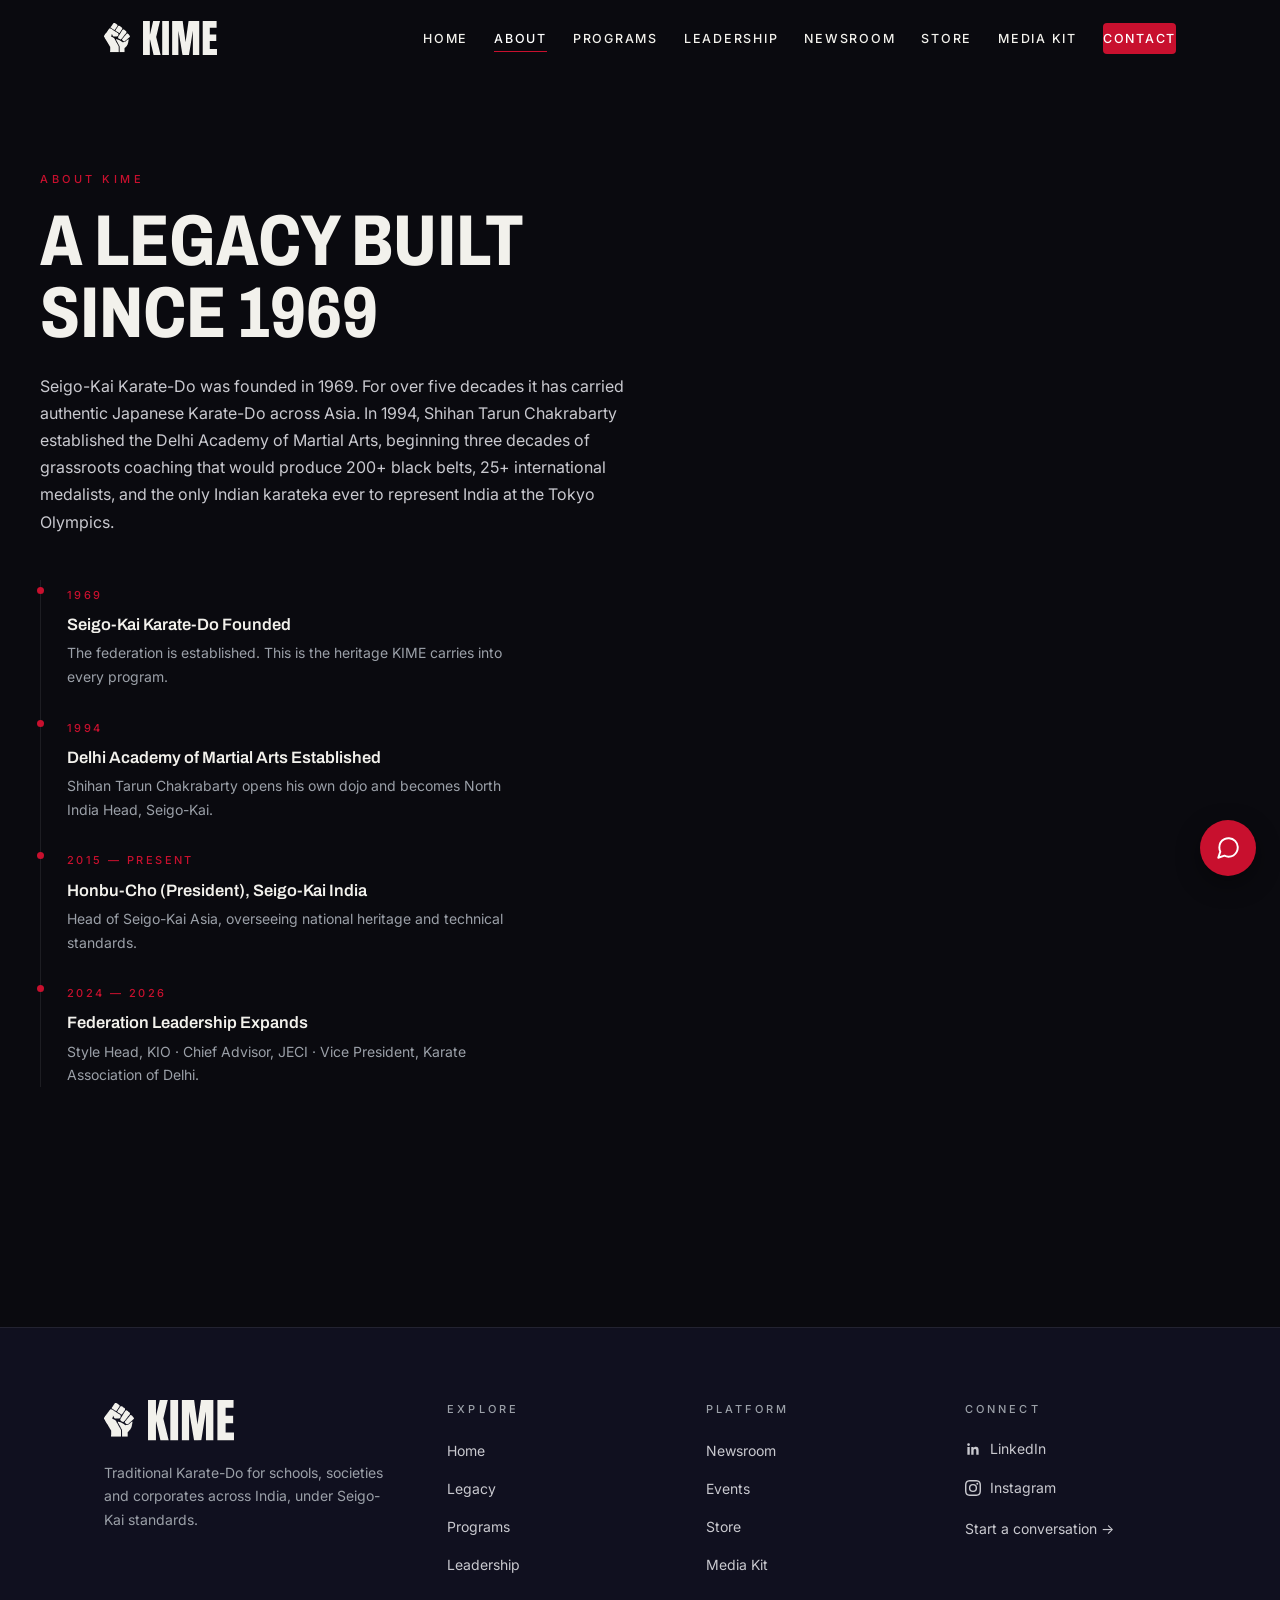
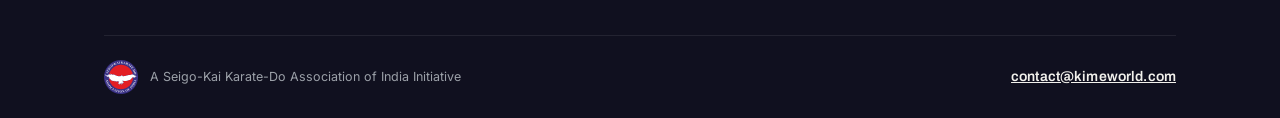
<file: legacy.html>
<!DOCTYPE html>
<html lang="en">
<head>
<meta charset="UTF-8">
<meta name="viewport" content="width=device-width, initial-scale=1.0">
<title>About KIME | A Legacy Built Since 1969</title>
<meta name="description" content="The story of KIME under the Seigo-Kai Karate-Do Association of India, five decades of championship karate heritage.">
<link rel="canonical" href="https://kimeworld.com/legacy">
<meta name="theme-color" content="#0A0A0F">
<link rel="icon" type="image/svg+xml" href="data:image/svg+xml,%3Csvg%20xmlns%3D%22http%3A%2F%2Fwww.w3.org%2F2000%2Fsvg%22%20viewBox%3D%220%200%201368.000000%201536.000000%22%20role%3D%22img%22%20aria-label%3D%22KIME%20fist%20mark%22%3E%0A%3Cg%20transform%3D%22translate%280.000000%2C1536.000000%29%20scale%280.100000%2C-0.100000%29%22%20fill%3D%22%2523F2F1EC%22%3E%0A%3Cpath%20d%3D%22M5122%2015331%20c-11%20-16%20-58%20-50%20-104%20-76%20-55%20-32%20-115%20-79%20-176%20-139%0A-128%20-124%20-147%20-150%20-202%20-276%20-35%20-79%20-68%20-135%20-118%20-198%20-38%20-48%20-90%20-129%0A-117%20-180%20-37%20-73%20-72%20-120%20-166%20-223%20-71%20-78%20-128%20-150%20-142%20-182%20-14%20-29%0A-41%20-86%20-61%20-127%20-19%20-41%20-62%20-109%20-96%20-150%20-33%20-41%20-81%20-115%20-107%20-165%20-56%0A-109%20-54%20-107%20-195%20-257%20-264%20-281%20-255%20-420%2034%20-544%20101%20-43%20117%20-55%20260%0A-186%2093%20-84%20138%20-118%20215%20-157%2054%20-28%20132%20-78%20173%20-112%2041%20-34%20104%20-75%20140%0A-91%2036%20-17%2092%20-43%20125%20-58%2034%20-16%20104%20-67%20161%20-117%2091%20-79%20126%20-101%20333%20-208%0A128%20-66%20262%20-136%20298%20-155%20113%20-60%20269%20-53%20332%2014%2039%2042%20178%20296%20235%20429%2023%0A55%2050%2090%20153%20200%20163%20173%20166%20176%20223%20306%2035%2080%2067%20135%20118%20199%2038%2048%2088%20125%0A112%20171%2031%2063%2064%20107%20129%20175%2066%2070%2093%20106%20111%20151%2045%20114%2068%20151%20174%20270%20147%0A166%20151%20175%20151%20425%200%20235%20-4%20246%20-121%20371%20-146%20157%20-234%20231%20-340%20287%20-54%2029%0A-133%2079%20-174%20112%20-41%2033%20-119%2083%20-173%20112%20-54%2028%20-119%2067%20-144%2086%20-25%2019%20-98%0A63%20-162%2097%20-230%20123%20-287%20157%20-317%20191%20-45%2050%20-525%2054%20-562%205z%22%2F%3E%0A%3Cpath%20d%3D%22M7730%2013904%20c-67%20-18%20-102%20-42%20-205%20-142%20-146%20-139%20-199%20-205%20-250%0A-303%20-26%20-52%20-79%20-133%20-117%20-181%20-50%20-63%20-83%20-119%20-118%20-198%20-35%20-79%20-68%20-135%0A-118%20-198%20-38%20-48%20-90%20-129%20-117%20-179%20-37%20-73%20-72%20-120%20-165%20-223%20-72%20-79%0A-128%20-150%20-143%20-182%20-14%20-29%20-41%20-87%20-61%20-128%20-19%20-41%20-62%20-109%20-96%20-150%20-33%0A-41%20-81%20-115%20-107%20-165%20-25%20-49%20-79%20-131%20-119%20-182%20-127%20-162%20-139%20-297%20-36%0A-399%2031%20-31%2033%20-32%20162%20-93%2067%20-31%20111%20-62%20199%20-140%2074%20-66%20136%20-112%20177%20-131%0A35%20-17%2092%20-43%20127%20-60%2034%20-16%2096%20-57%20137%20-90%2041%20-33%20118%20-83%20171%20-110%2052%20-28%0A120%20-68%20150%20-91%2030%20-22%2097%20-63%20149%20-90%2052%20-27%20129%20-76%20170%20-109%2041%20-34%20109%0A-76%20150%20-96%2079%20-36%20179%20-86%20270%20-135%20190%20-102%20312%20-29%20410%20241%2065%20178%2087%20218%0A158%20278%20184%20154%20229%20209%20292%20353%2027%2061%2063%20132%2080%20159%2017%2027%2053%2098%2080%20159%2035%0A80%2068%20136%20118%20199%2038%2048%2091%20129%20117%20180%2039%2076%2059%20103%20114%20150%20156%20135%20173%20159%0A242%20367%2070%20210%2064%20475%20-13%20589%20-78%20114%20-304%20321%20-414%20379%20-117%2061%20-124%2066%0A-244%20177%20-119%20110%20-127%20116%20-240%20175%20-47%2025%20-119%2072%20-160%20105%20-41%2033%20-111%2079%0A-155%20101%20-44%2023%20-117%2067%20-162%2097%20-121%2080%20-285%20106%20-433%2066z%22%2F%3E%0A%3Cpath%20d%3D%22M3090%2012550%20c-107%20-18%20-158%20-57%20-428%20-330%20-191%20-192%20-206%20-212%20-257%0A-330%20-56%20-128%20-89%20-174%20-187%20-255%20-87%20-73%20-111%20-106%20-157%20-216%20-47%20-109%20-92%0A-168%20-187%20-245%20-105%20-84%20-142%20-133%20-198%20-263%20-30%20-70%20-65%20-127%20-113%20-188%20-39%0A-48%20-91%20-128%20-116%20-178%20-76%20-147%20-264%20-371%20-425%20-507%20-93%20-78%20-113%20-106%20-166%0A-228%20-44%20-101%20-66%20-131%20-217%20-293%20-94%20-101%20-124%20-142%20-164%20-218%20-26%20-52%20-78%0A-132%20-115%20-179%20-37%20-47%20-86%20-123%20-110%20-169%20-50%20-101%20-171%20-273%20-217%20-310%20-33%0A-26%20-33%20-26%20-33%20-278%200%20-253%200%20-253%2047%20-300%2055%20-55%20119%20-143%20194%20-264%2028%20-46%0A63%20-99%2078%20-119%2066%20-85%20102%20-168%20152%20-354%2036%20-134%2056%20-165%20153%20-246%20103%20-85%0A137%20-139%20206%20-328%2071%20-197%2076%20-206%20216%20-359%2087%20-95%20122%20-142%20159%20-215%2026%20-51%0A78%20-131%20115%20-178%2037%20-47%2088%20-125%20113%20-175%2026%20-49%2074%20-124%20107%20-165%2034%20-41%2077%0A-109%2096%20-150%2020%20-41%2047%20-98%2060%20-125%2013%20-28%2041%20-74%2063%20-104%2022%20-30%2062%20-95%2087%0A-145%2026%20-50%2078%20-130%20116%20-178%2050%20-63%2083%20-119%20118%20-199%2027%20-61%2062%20-132%2078%20-157%0A16%20-26%2050%20-87%2076%20-137%2025%20-49%2073%20-124%20106%20-165%2034%20-41%2077%20-109%2096%20-150%2020%20-41%0A47%20-98%2060%20-125%2013%20-28%2041%20-74%2063%20-104%2022%20-30%2062%20-95%2087%20-145%2026%20-50%2077%20-129%0A114%20-176%2037%20-47%2084%20-119%20105%20-160%2021%20-41%2062%20-111%2091%20-155%2029%20-44%2067%20-118%2084%0A-164%2035%20-97%2032%20-92%20125%20-191%20120%20-126%20110%20-21%20110%20-1140%200%20-965%200%20-965%20-34%0A-1070%20-34%20-105%20-34%20-105%20-39%20-412%20l-4%20-308%202281%200%202281%200%20-2%201493%20c-3%201343%20-5%0A1495%20-19%201527%20-9%2019%20-39%2070%20-66%20112%20-36%2055%20-56%20100%20-72%20160%20-33%20129%20-63%20197%0A-130%20301%20-34%2052%20-84%20145%20-111%20206%20-35%2080%20-67%20135%20-118%20199%20-38%2048%20-86%20121%0A-107%20162%20-20%2041%20-61%20111%20-91%20155%20-30%2045%20-67%20117%20-84%20165%20-17%2047%20-55%20121%20-84%0A165%20-29%2044%20-70%20114%20-91%20155%20-21%2041%20-68%20113%20-105%20160%20-37%2047%20-88%20126%20-114%20177%0A-26%2051%20-62%20112%20-80%20135%20-56%2074%20-83%20128%20-136%20278%20-28%2080%20-67%20172%20-85%20205%20-19%0A33%20-59%20107%20-89%20165%20-31%2058%20-83%20139%20-115%20180%20-33%2041%20-75%20101%20-93%20132%20-18%2032%0A-63%20105%20-100%20163%20-36%2059%20-85%20150%20-108%20205%20-23%2054%20-55%20119%20-71%20144%20-47%2075%20-65%0A115%20-123%20276%20-68%20187%20-90%20222%20-247%20379%20-156%20155%20-193%20180%20-365%20241%20-76%2027%0A-170%2066%20-209%2086%20-161%2084%20-213%20111%20-265%20134%20-34%2015%20-84%2051%20-132%2097%20-90%2085%20-136%0A109%20-242%20124%20-139%2019%20-195%2049%20-307%20165%20-158%20165%20-140%20237%20119%20481%20257%20242%20277%0A303%20162%20482%20-71%20110%20-85%20202%20-44%20283%2034%2065%2090%2040%20174%20-77%2033%20-47%2081%20-110%20105%0A-141%2058%20-71%2085%20-126%20141%20-281%2024%20-70%2058%20-152%2076%20-182%2017%20-31%2057%20-105%2089%20-165%0A106%20-200%20248%20-300%20459%20-325%2052%20-7%20145%20-26%20205%20-44%20110%20-32%20110%20-32%20900%20-32%0A946%200%20809%20-28%201072%20222%20313%20299%20336%20357%20341%20849%205%20471%204%20474%20-182%20660%20-136%0A135%20-158%20149%20-361%20220%20-160%2056%20-215%2091%20-294%20188%20-86%20104%20-140%20137%20-331%20206%0A-189%2069%20-213%2083%20-350%20210%20-119%20110%20-127%20116%20-240%20175%20-47%2025%20-119%2072%20-160%20105%0A-41%2033%20-103%2074%20-137%2090%20-35%2017%20-91%2043%20-125%2060%20-35%2016%20-97%2057%20-138%2091%20-112%2092%0A-331%20233%20-418%20269%20-115%2047%20-152%2072%20-269%20176%20-82%2074%20-126%20104%20-192%20135%20-133%2062%0A-141%2067%20-226%20149%20-56%2054%20-104%2089%20-160%20118%20-44%2022%20-116%2061%20-159%2086%20-44%2025%20-116%0A58%20-160%2072%20-159%2053%20-243%2091%20-334%20152%20-68%2045%20-105%2062%20-140%2067%20-26%203%20-56%207%20-67%0A9%20-11%202%20-40%200%20-65%20-4z%22%2F%3E%0A%3Cpath%20d%3D%22M9964%2011990%20c-124%20-25%20-195%20-93%20-248%20-239%20-31%20-85%20-46%20-108%20-135%0A-211%20-36%20-41%20-71%20-82%20-78%20-91%20-8%20-9%20-35%20-66%20-62%20-128%20-36%20-80%20-69%20-135%20-119%0A-199%20-38%20-48%20-90%20-128%20-116%20-178%20-25%20-50%20-65%20-115%20-87%20-145%20-22%20-30%20-61%20-94%0A-86%20-144%20-25%20-49%20-77%20-130%20-115%20-178%20-50%20-62%20-83%20-117%20-115%20-190%20-24%20-56%20-62%0A-132%20-84%20-169%20-22%20-36%20-54%20-99%20-71%20-140%20-41%20-97%20-49%20-110%20-138%20-203%20-52%20-56%0A-81%20-95%20-94%20-130%20-45%20-126%20-60%20-155%20-116%20-225%20-33%20-41%20-74%20-101%20-92%20-132%20-18%0A-32%20-63%20-105%20-100%20-163%20-36%20-59%20-85%20-152%20-109%20-207%20-31%20-75%20-61%20-125%20-112%0A-188%20-37%20-47%20-91%20-129%20-119%20-183%20-41%20-79%20-71%20-121%20-159%20-215%20-127%20-136%20-154%0A-185%20-169%20-302%20-6%20-47%20-18%20-113%20-26%20-148%20-41%20-181%2016%20-376%20154%20-524%20189%20-204%0A260%20-261%20404%20-323%2055%20-24%20117%20-55%20138%20-69%2020%20-13%2078%20-45%20128%20-70%2049%20-25%20126%0A-70%20170%20-100%20195%20-133%20447%20-104%20591%2067%2078%2093%20157%20170%20249%20242%2035%2027%2097%2091%20138%0A142%2041%2050%20113%20127%20161%20170%20144%20129%20178%20166%20195%20213%209%2025%2024%2068%2034%2095%2014%2038%2043%0A76%20119%20155%20340%20353%20375%20394%20434%20510%2053%20103%2073%20127%20270%20329%20127%20130%20148%20160%0A201%20281%2027%2061%2064%20130%2083%20153%2049%2060%20281%20286%20353%20345%2070%2058%2093%2091%20124%20182%2031%2089%0A48%20115%20127%20191%20183%20175%20247%20271%20273%20410%2015%2076%2029%20119%2061%20175%2060%20110%2058%20136%0A-24%20299%20-88%20176%20-237%20366%20-318%20407%20-19%209%20-73%2035%20-121%2058%20-76%2035%20-107%2058%20-228%0A171%20-204%20190%20-370%20321%20-480%20379%20-52%2028%20-129%2077%20-170%20110%20-140%20112%20-315%20149%0A-516%20110z%22%2F%3E%0A%3Cpath%20d%3D%22M12121%209830%20c-91%20-19%20-150%20-61%20-313%20-222%20-94%20-92%20-153%20-169%20-198%0A-257%20-68%20-132%20-225%20-323%20-456%20-556%20-264%20-266%20-287%20-294%20-344%20-404%20-64%20-124%0A-164%20-245%20-349%20-419%20-160%20-152%20-185%20-183%20-240%20-311%20-52%20-120%20-89%20-169%20-185%0A-245%20-165%20-132%20-362%20-365%20-451%20-536%20-31%20-58%20-69%20-129%20-85%20-159%20-65%20-117%20-47%0A-163%20138%20-361%20112%20-121%20128%20-142%20176%20-244%2065%20-134%2087%20-156%20196%20-199%2047%20-18%0A119%20-56%20160%20-85%20225%20-152%20417%20-181%20666%20-98%20192%2063%20217%2081%20533%20392%20298%20293%20290%0A287%20406%20346%2062%2031%20105%2065%20190%20147%2061%2058%20139%20133%20175%20166%2036%2033%20108%20107%20160%0A163%20102%20112%20128%20131%20236%20178%20110%2048%20141%2074%20400%20330%20266%20264%20390%20383%20480%20461%0A43%2036%2071%2072%2098%20123%2046%2086%2085%20132%20131%20154%2055%2026%2055%20306%200%20332%20-46%2022%20-85%2068%0A-131%20154%20-27%2051%20-55%2087%20-98%20123%20-195%20168%20-233%20213%20-296%20358%20-59%20134%20-71%20149%0A-313%20390%20-199%20198%20-248%20239%20-319%20266%20-51%2018%20-298%2027%20-367%2013z%22%2F%3E%0A%3Cpath%20d%3D%22M12720%206857%20c-73%20-20%20-129%20-66%20-384%20-316%20-219%20-215%20-249%20-241%20-326%0A-280%20-108%20-56%20-142%20-82%20-197%20-151%20-64%20-79%20-550%20-567%20-600%20-602%20-77%20-53%20-112%0A-60%20-333%20-68%20-227%20-8%20-248%20-13%20-362%20-81%20-97%20-57%20-138%20-69%20-278%20-79%20-130%20-9%0A-163%20-18%20-270%20-69%20-121%20-58%20-158%20-47%20-314%2092%20-75%2067%20-133%20109%20-203%20145%20-54%2029%0A-132%2079%20-173%20112%20-41%2033%20-113%2080%20-160%20105%20-113%2059%20-121%2065%20-240%20175%20-126%20116%0A-145%20130%20-258%20179%20-90%2039%20-126%2061%20-237%20147%20-33%2025%20-102%2068%20-155%2095%20-52%2027%0A-122%2065%20-155%2084%20-67%2039%20-254%20104%20-385%20134%20-109%2025%20-131%2034%20-210%2081%20-94%2057%0A-140%2070%20-280%2080%20-140%2010%20-186%2023%20-280%2080%20-112%2068%20-137%2074%20-310%2074%20-175%201%20-222%0A-8%20-276%20-56%20-80%20-71%20-85%20-151%20-15%20-246%2098%20-134%20244%20-369%20292%20-472%2085%20-184%20226%0A-444%20272%20-504%2019%20-26%2057%20-88%2083%20-139%2026%20-51%2078%20-131%20116%20-179%2051%20-64%2083%20-119%0A119%20-200%2027%20-62%2060%20-128%2073%20-148%2041%20-62%2064%20-114%20117%20-262%2052%20-148%2079%20-202%20135%0A-276%2018%20-23%2053%20-84%2079%20-135%2026%20-51%2061%20-113%2077%20-139%2016%20-25%2051%20-96%2078%20-157%2035%0A-80%2067%20-135%20118%20-199%2038%20-48%2086%20-121%20107%20-162%2020%20-41%2060%20-108%2087%20-149%2065%20-95%0A74%20-120%2089%20-226%206%20-48%2025%20-133%2043%20-189%2031%20-101%2031%20-101%2034%20-1528%20l2%20-1428%0A1280%200%201279%200%203%201013%20c4%201198%20-20%201051%20203%201264%2079%2076%20235%20235%20346%20353%20110%0A118%20274%20287%20364%20375%20152%20150%20165%20166%20210%20255%2026%2052%2079%20134%20117%20182%2050%2063%2083%0A119%20118%20199%2027%2061%2062%20132%2079%20157%2016%2026%2088%20165%20160%20309%20131%20260%20145%20298%20170%0A453%207%2040%2022%2082%2041%20112%2016%2026%2043%2069%2060%2096%2042%2066%2050%20126%2050%20362%200%20235%208%20291%2050%0A373%2017%2031%2045%2085%2063%20119%2032%2062%2032%2063%2032%20213%200%20150%200%20150%2038%20236%2053%20123%2059%20171%0A55%20434%20-3%20224%20-4%20231%20-28%20274%20-41%2073%20-120%20102%20-210%2078z%22%2F%3E%0A%3C%2Fg%3E%0A%3C%2Fsvg%3E">
<meta property="og:title" content="About KIME | A Legacy Built Since 1969">
<meta property="og:description" content="The story of KIME under the Seigo-Kai Karate-Do Association of India, five decades of championship karate heritage.">
<meta property="og:type" content="website">
<meta name="twitter:card" content="summary_large_image">
<script type="application/ld+json">{"@context":"https://schema.org","@type":"SportsOrganization","name":"KIME","alternateName":"Kime India","parentOrganization":{"@type":"SportsOrganization","name":"Seigo-Kai Karate-Do Association of India","foundingDate":"1969"},"sameAs":["https://www.linkedin.com/company/kime-india"],"sport":"Karate","areaServed":"IN"}</script>
<link rel="preconnect" href="https://fonts.googleapis.com">
<link rel="preconnect" href="https://fonts.gstatic.com" crossorigin>
<link href="https://fonts.googleapis.com/css2?family=Archivo:ital,wdth,wght@0,62..125,100..900&family=Inter:wght@300;400;500;600&family=Newsreader:ital,opsz,wght@1,6..72,300..500&family=Noto+Serif+JP:wght@300&display=swap" rel="stylesheet">

<meta property="og:url" content="https://kimeworld.com/legacy">
<link rel="stylesheet" href="/styles.css">
</head>
<body class="locked">
<a class="skip" href="#main">Skip to content</a>

<svg width="0" height="0" style="position:absolute" aria-hidden="true">
  <defs>
    <symbol id="fist" viewBox="0 0 1368 1536"><g transform="translate(0.000000,1536.000000) scale(0.100000,-0.100000)">
<path d="M5122 15331 c-11 -16 -58 -50 -104 -76 -55 -32 -115 -79 -176 -139
-128 -124 -147 -150 -202 -276 -35 -79 -68 -135 -118 -198 -38 -48 -90 -129
-117 -180 -37 -73 -72 -120 -166 -223 -71 -78 -128 -150 -142 -182 -14 -29
-41 -86 -61 -127 -19 -41 -62 -109 -96 -150 -33 -41 -81 -115 -107 -165 -56
-109 -54 -107 -195 -257 -264 -281 -255 -420 34 -544 101 -43 117 -55 260
-186 93 -84 138 -118 215 -157 54 -28 132 -78 173 -112 41 -34 104 -75 140
-91 36 -17 92 -43 125 -58 34 -16 104 -67 161 -117 91 -79 126 -101 333 -208
128 -66 262 -136 298 -155 113 -60 269 -53 332 14 39 42 178 296 235 429 23
55 50 90 153 200 163 173 166 176 223 306 35 80 67 135 118 199 38 48 88 125
112 171 31 63 64 107 129 175 66 70 93 106 111 151 45 114 68 151 174 270 147
166 151 175 151 425 0 235 -4 246 -121 371 -146 157 -234 231 -340 287 -54 29
-133 79 -174 112 -41 33 -119 83 -173 112 -54 28 -119 67 -144 86 -25 19 -98
63 -162 97 -230 123 -287 157 -317 191 -45 50 -525 54 -562 5z"/>
<path d="M7730 13904 c-67 -18 -102 -42 -205 -142 -146 -139 -199 -205 -250
-303 -26 -52 -79 -133 -117 -181 -50 -63 -83 -119 -118 -198 -35 -79 -68 -135
-118 -198 -38 -48 -90 -129 -117 -179 -37 -73 -72 -120 -165 -223 -72 -79
-128 -150 -143 -182 -14 -29 -41 -87 -61 -128 -19 -41 -62 -109 -96 -150 -33
-41 -81 -115 -107 -165 -25 -49 -79 -131 -119 -182 -127 -162 -139 -297 -36
-399 31 -31 33 -32 162 -93 67 -31 111 -62 199 -140 74 -66 136 -112 177 -131
35 -17 92 -43 127 -60 34 -16 96 -57 137 -90 41 -33 118 -83 171 -110 52 -28
120 -68 150 -91 30 -22 97 -63 149 -90 52 -27 129 -76 170 -109 41 -34 109
-76 150 -96 79 -36 179 -86 270 -135 190 -102 312 -29 410 241 65 178 87 218
158 278 184 154 229 209 292 353 27 61 63 132 80 159 17 27 53 98 80 159 35
80 68 136 118 199 38 48 91 129 117 180 39 76 59 103 114 150 156 135 173 159
242 367 70 210 64 475 -13 589 -78 114 -304 321 -414 379 -117 61 -124 66
-244 177 -119 110 -127 116 -240 175 -47 25 -119 72 -160 105 -41 33 -111 79
-155 101 -44 23 -117 67 -162 97 -121 80 -285 106 -433 66z"/>
<path d="M3090 12550 c-107 -18 -158 -57 -428 -330 -191 -192 -206 -212 -257
-330 -56 -128 -89 -174 -187 -255 -87 -73 -111 -106 -157 -216 -47 -109 -92
-168 -187 -245 -105 -84 -142 -133 -198 -263 -30 -70 -65 -127 -113 -188 -39
-48 -91 -128 -116 -178 -76 -147 -264 -371 -425 -507 -93 -78 -113 -106 -166
-228 -44 -101 -66 -131 -217 -293 -94 -101 -124 -142 -164 -218 -26 -52 -78
-132 -115 -179 -37 -47 -86 -123 -110 -169 -50 -101 -171 -273 -217 -310 -33
-26 -33 -26 -33 -278 0 -253 0 -253 47 -300 55 -55 119 -143 194 -264 28 -46
63 -99 78 -119 66 -85 102 -168 152 -354 36 -134 56 -165 153 -246 103 -85
137 -139 206 -328 71 -197 76 -206 216 -359 87 -95 122 -142 159 -215 26 -51
78 -131 115 -178 37 -47 88 -125 113 -175 26 -49 74 -124 107 -165 34 -41 77
-109 96 -150 20 -41 47 -98 60 -125 13 -28 41 -74 63 -104 22 -30 62 -95 87
-145 26 -50 78 -130 116 -178 50 -63 83 -119 118 -199 27 -61 62 -132 78 -157
16 -26 50 -87 76 -137 25 -49 73 -124 106 -165 34 -41 77 -109 96 -150 20 -41
47 -98 60 -125 13 -28 41 -74 63 -104 22 -30 62 -95 87 -145 26 -50 77 -129
114 -176 37 -47 84 -119 105 -160 21 -41 62 -111 91 -155 29 -44 67 -118 84
-164 35 -97 32 -92 125 -191 120 -126 110 -21 110 -1140 0 -965 0 -965 -34
-1070 -34 -105 -34 -105 -39 -412 l-4 -308 2281 0 2281 0 -2 1493 c-3 1343 -5
1495 -19 1527 -9 19 -39 70 -66 112 -36 55 -56 100 -72 160 -33 129 -63 197
-130 301 -34 52 -84 145 -111 206 -35 80 -67 135 -118 199 -38 48 -86 121
-107 162 -20 41 -61 111 -91 155 -30 45 -67 117 -84 165 -17 47 -55 121 -84
165 -29 44 -70 114 -91 155 -21 41 -68 113 -105 160 -37 47 -88 126 -114 177
-26 51 -62 112 -80 135 -56 74 -83 128 -136 278 -28 80 -67 172 -85 205 -19
33 -59 107 -89 165 -31 58 -83 139 -115 180 -33 41 -75 101 -93 132 -18 32
-63 105 -100 163 -36 59 -85 150 -108 205 -23 54 -55 119 -71 144 -47 75 -65
115 -123 276 -68 187 -90 222 -247 379 -156 155 -193 180 -365 241 -76 27
-170 66 -209 86 -161 84 -213 111 -265 134 -34 15 -84 51 -132 97 -90 85 -136
109 -242 124 -139 19 -195 49 -307 165 -158 165 -140 237 119 481 257 242 277
303 162 482 -71 110 -85 202 -44 283 34 65 90 40 174 -77 33 -47 81 -110 105
-141 58 -71 85 -126 141 -281 24 -70 58 -152 76 -182 17 -31 57 -105 89 -165
106 -200 248 -300 459 -325 52 -7 145 -26 205 -44 110 -32 110 -32 900 -32
946 0 809 -28 1072 222 313 299 336 357 341 849 5 471 4 474 -182 660 -136
135 -158 149 -361 220 -160 56 -215 91 -294 188 -86 104 -140 137 -331 206
-189 69 -213 83 -350 210 -119 110 -127 116 -240 175 -47 25 -119 72 -160 105
-41 33 -103 74 -137 90 -35 17 -91 43 -125 60 -35 16 -97 57 -138 91 -112 92
-331 233 -418 269 -115 47 -152 72 -269 176 -82 74 -126 104 -192 135 -133 62
-141 67 -226 149 -56 54 -104 89 -160 118 -44 22 -116 61 -159 86 -44 25 -116
58 -160 72 -159 53 -243 91 -334 152 -68 45 -105 62 -140 67 -26 3 -56 7 -67
9 -11 2 -40 0 -65 -4z"/>
<path d="M9964 11990 c-124 -25 -195 -93 -248 -239 -31 -85 -46 -108 -135
-211 -36 -41 -71 -82 -78 -91 -8 -9 -35 -66 -62 -128 -36 -80 -69 -135 -119
-199 -38 -48 -90 -128 -116 -178 -25 -50 -65 -115 -87 -145 -22 -30 -61 -94
-86 -144 -25 -49 -77 -130 -115 -178 -50 -62 -83 -117 -115 -190 -24 -56 -62
-132 -84 -169 -22 -36 -54 -99 -71 -140 -41 -97 -49 -110 -138 -203 -52 -56
-81 -95 -94 -130 -45 -126 -60 -155 -116 -225 -33 -41 -74 -101 -92 -132 -18
-32 -63 -105 -100 -163 -36 -59 -85 -152 -109 -207 -31 -75 -61 -125 -112
-188 -37 -47 -91 -129 -119 -183 -41 -79 -71 -121 -159 -215 -127 -136 -154
-185 -169 -302 -6 -47 -18 -113 -26 -148 -41 -181 16 -376 154 -524 189 -204
260 -261 404 -323 55 -24 117 -55 138 -69 20 -13 78 -45 128 -70 49 -25 126
-70 170 -100 195 -133 447 -104 591 67 78 93 157 170 249 242 35 27 97 91 138
142 41 50 113 127 161 170 144 129 178 166 195 213 9 25 24 68 34 95 14 38 43
76 119 155 340 353 375 394 434 510 53 103 73 127 270 329 127 130 148 160
201 281 27 61 64 130 83 153 49 60 281 286 353 345 70 58 93 91 124 182 31 89
48 115 127 191 183 175 247 271 273 410 15 76 29 119 61 175 60 110 58 136
-24 299 -88 176 -237 366 -318 407 -19 9 -73 35 -121 58 -76 35 -107 58 -228
171 -204 190 -370 321 -480 379 -52 28 -129 77 -170 110 -140 112 -315 149
-516 110z"/>
<path d="M12121 9830 c-91 -19 -150 -61 -313 -222 -94 -92 -153 -169 -198
-257 -68 -132 -225 -323 -456 -556 -264 -266 -287 -294 -344 -404 -64 -124
-164 -245 -349 -419 -160 -152 -185 -183 -240 -311 -52 -120 -89 -169 -185
-245 -165 -132 -362 -365 -451 -536 -31 -58 -69 -129 -85 -159 -65 -117 -47
-163 138 -361 112 -121 128 -142 176 -244 65 -134 87 -156 196 -199 47 -18
119 -56 160 -85 225 -152 417 -181 666 -98 192 63 217 81 533 392 298 293 290
287 406 346 62 31 105 65 190 147 61 58 139 133 175 166 36 33 108 107 160
163 102 112 128 131 236 178 110 48 141 74 400 330 266 264 390 383 480 461
43 36 71 72 98 123 46 86 85 132 131 154 55 26 55 306 0 332 -46 22 -85 68
-131 154 -27 51 -55 87 -98 123 -195 168 -233 213 -296 358 -59 134 -71 149
-313 390 -199 198 -248 239 -319 266 -51 18 -298 27 -367 13z"/>
<path d="M12720 6857 c-73 -20 -129 -66 -384 -316 -219 -215 -249 -241 -326
-280 -108 -56 -142 -82 -197 -151 -64 -79 -550 -567 -600 -602 -77 -53 -112
-60 -333 -68 -227 -8 -248 -13 -362 -81 -97 -57 -138 -69 -278 -79 -130 -9
-163 -18 -270 -69 -121 -58 -158 -47 -314 92 -75 67 -133 109 -203 145 -54 29
-132 79 -173 112 -41 33 -113 80 -160 105 -113 59 -121 65 -240 175 -126 116
-145 130 -258 179 -90 39 -126 61 -237 147 -33 25 -102 68 -155 95 -52 27
-122 65 -155 84 -67 39 -254 104 -385 134 -109 25 -131 34 -210 81 -94 57
-140 70 -280 80 -140 10 -186 23 -280 80 -112 68 -137 74 -310 74 -175 1 -222
-8 -276 -56 -80 -71 -85 -151 -15 -246 98 -134 244 -369 292 -472 85 -184 226
-444 272 -504 19 -26 57 -88 83 -139 26 -51 78 -131 116 -179 51 -64 83 -119
119 -200 27 -62 60 -128 73 -148 41 -62 64 -114 117 -262 52 -148 79 -202 135
-276 18 -23 53 -84 79 -135 26 -51 61 -113 77 -139 16 -25 51 -96 78 -157 35
-80 67 -135 118 -199 38 -48 86 -121 107 -162 20 -41 60 -108 87 -149 65 -95
74 -120 89 -226 6 -48 25 -133 43 -189 31 -101 31 -101 34 -1528 l2 -1428
1280 0 1279 0 3 1013 c4 1198 -20 1051 203 1264 79 76 235 235 346 353 110
118 274 287 364 375 152 150 165 166 210 255 26 52 79 134 117 182 50 63 83
119 118 199 27 61 62 132 79 157 16 26 88 165 160 309 131 260 145 298 170
453 7 40 22 82 41 112 16 26 43 69 60 96 42 66 50 126 50 362 0 235 8 291 50
373 17 31 45 85 63 119 32 62 32 63 32 213 0 150 0 150 38 236 53 123 59 171
55 434 -3 224 -4 231 -28 274 -41 73 -120 102 -210 78z"/>
</g></symbol>
    <symbol id="wordmark" viewBox="0 0 617 290"><g transform="translate(0.000000,290.000000) scale(0.100000,-0.100000)">
<path d="M0 1450 l0 -1450 285 0 285 0 0 698 c0 383 4 690 9 682 5 -8 77 -322
162 -698 l153 -682 299 0 298 0 -5 18 c-3 9 -91 363 -197 786 l-190 768 160
658 c89 362 161 661 161 664 0 3 -129 6 -288 6 l-287 0 -129 -557 c-71 -307
-133 -567 -137 -578 -4 -11 -8 240 -8 558 l-1 577 -285 0 -285 0 0 -1450z"/>
<path d="M1600 1450 l0 -1450 280 0 280 0 0 1450 0 1450 -280 0 -280 0 0
-1450z"/>
<path d="M2430 1450 l0 -1450 260 0 260 0 1 1043 c0 573 2 1038 5 1032 2 -5
80 -464 174 -1020 93 -556 172 -1020 175 -1033 l5 -22 257 2 257 3 166 1039
165 1039 3 -1041 2 -1042 265 0 265 0 0 1450 0 1450 -445 0 c-245 0 -445 -1
-445 -2 0 -25 -241 -1752 -245 -1756 -3 -3 -5 -1 -5 4 0 5 -54 401 -120 879
-66 478 -120 871 -120 872 0 2 -198 3 -440 3 l-440 0 0 -1450z"/>
<path d="M4980 1450 l0 -1450 595 0 595 0 0 280 0 280 -300 0 -300 0 0 335 0
335 270 0 270 0 0 270 0 270 -270 0 -270 0 0 285 0 285 285 0 285 0 0 280 0
280 -580 0 -580 0 0 -1450z"/>
</g></symbol>
    <symbol id="seigo" viewBox="0 0 72 72">
<g transform="translate(0.000000,72.000000) scale(0.005333,-0.005357)" fill="#393185">
<path d="M6355 13423 c-22 -8 -143 -23 -275 -34 -243 -20 -252 -21 -385 -44
-44 -8 -109 -17 -145 -21 -36 -3 -78 -12 -95 -19 -40 -17 -74 -25 -166 -35
-43 -5 -97 -18 -121 -28 -24 -11 -70 -23 -103 -27 -33 -4 -88 -18 -123 -31
-34 -13 -89 -28 -122 -34 -33 -6 -84 -22 -112 -35 -29 -14 -62 -25 -74 -25
-11 0 -43 -11 -70 -25 -27 -14 -72 -30 -101 -35 -29 -5 -65 -18 -80 -29 -15
-11 -50 -25 -76 -31 -27 -6 -60 -19 -75 -30 -15 -11 -49 -24 -76 -30 -27 -6
-60 -20 -74 -30 -14 -11 -43 -23 -64 -26 -21 -4 -58 -20 -81 -35 -23 -16 -49
-29 -58 -29 -9 0 -36 -13 -60 -30 -24 -16 -51 -30 -60 -30 -9 0 -36 -13 -60
-30 -24 -16 -51 -30 -60 -30 -9 0 -36 -13 -60 -30 -24 -16 -49 -30 -56 -30 -6
0 -24 -11 -40 -24 -15 -13 -46 -31 -68 -40 -21 -9 -47 -26 -57 -36 -11 -11
-27 -20 -37 -20 -10 0 -35 -13 -56 -30 -21 -16 -44 -30 -51 -30 -7 0 -25 -11
-41 -24 -15 -13 -43 -31 -61 -40 -18 -9 -41 -24 -50 -32 -24 -22 -81 -60 -125
-84 -21 -11 -46 -28 -55 -36 -36 -31 -112 -90 -147 -114 -21 -14 -54 -40 -75
-57 -20 -18 -41 -33 -45 -33 -4 0 -24 -14 -44 -30 -190 -159 -270 -227 -292
-249 -52 -51 -99 -91 -107 -91 -5 0 -14 -11 -20 -25 -6 -14 -16 -25 -21 -25
-6 0 -57 -48 -115 -107 -58 -60 -113 -115 -122 -124 -111 -113 -255 -271 -306
-337 -47 -60 -154 -191 -189 -230 -16 -18 -29 -36 -29 -41 0 -5 -13 -26 -29
-47 -55 -72 -96 -124 -124 -156 -15 -18 -27 -38 -27 -44 0 -6 -9 -19 -19 -28
-11 -10 -29 -38 -40 -62 -12 -24 -25 -44 -30 -44 -5 0 -14 -14 -21 -30 -7 -17
-26 -47 -41 -67 -16 -20 -29 -41 -29 -48 0 -6 -13 -26 -29 -44 -16 -18 -32
-44 -36 -59 -3 -14 -17 -39 -31 -55 -13 -16 -24 -37 -24 -46 0 -10 -13 -35
-30 -56 -16 -21 -30 -43 -30 -50 0 -7 -14 -29 -30 -50 -17 -21 -30 -45 -30
-54 0 -9 -14 -38 -30 -66 -16 -27 -30 -55 -30 -62 0 -7 -14 -34 -30 -60 -17
-26 -30 -54 -30 -63 0 -8 -11 -31 -24 -50 -12 -19 -29 -53 -36 -75 -7 -22 -21
-51 -30 -65 -9 -14 -23 -43 -30 -65 -6 -22 -23 -62 -36 -89 -13 -28 -24 -59
-24 -70 0 -12 -14 -48 -30 -81 -16 -33 -30 -68 -30 -78 0 -10 -11 -42 -25 -70
-13 -29 -29 -77 -36 -107 -6 -30 -20 -71 -31 -91 -10 -20 -23 -62 -28 -93 -5
-32 -21 -86 -35 -121 -14 -35 -25 -74 -25 -87 0 -13 -13 -70 -29 -128 -16 -58
-35 -141 -41 -185 -7 -44 -18 -96 -26 -115 -7 -19 -20 -93 -29 -165 -8 -71
-21 -161 -29 -200 -16 -75 -36 -294 -36 -386 0 -62 -18 -169 -31 -183 -11 -12
-12 -660 -2 -670 13 -12 32 -118 32 -176 1 -110 22 -338 41 -440 11 -58 24
-150 31 -205 6 -55 19 -125 29 -155 10 -30 21 -84 25 -119 3 -35 17 -98 30
-140 13 -42 29 -105 35 -141 7 -36 23 -91 36 -122 13 -32 24 -70 24 -86 0 -15
9 -46 20 -67 12 -22 28 -71 36 -110 8 -38 24 -87 34 -108 11 -21 25 -59 30
-84 6 -25 20 -58 30 -74 11 -15 25 -50 30 -78 5 -28 18 -63 29 -79 11 -15 25
-47 31 -72 7 -25 20 -56 30 -70 10 -14 22 -41 27 -60 6 -19 22 -53 37 -74 14
-21 26 -49 26 -61 0 -12 13 -42 30 -66 16 -24 30 -51 30 -60 0 -9 13 -36 30
-60 16 -24 30 -49 30 -55 0 -6 14 -28 30 -49 17 -21 30 -45 30 -55 0 -9 13
-37 30 -61 16 -24 30 -49 30 -55 0 -6 14 -28 30 -49 17 -21 30 -46 30 -56 0
-10 13 -34 30 -52 16 -19 30 -39 30 -44 0 -6 14 -27 30 -48 17 -21 30 -43 30
-50 0 -12 27 -51 88 -126 17 -23 32 -47 32 -54 0 -8 24 -42 53 -77 75 -91 112
-140 127 -168 7 -14 24 -38 37 -55 67 -84 156 -193 177 -215 13 -14 52 -59 86
-100 35 -41 76 -88 91 -105 80 -85 381 -383 428 -423 30 -26 83 -74 117 -107
35 -33 83 -75 106 -93 24 -18 93 -73 153 -122 162 -132 168 -136 195 -150 14
-7 35 -22 47 -33 12 -11 31 -25 42 -31 10 -6 47 -32 82 -59 100 -75 131 -96
169 -113 19 -9 48 -27 63 -40 16 -13 35 -24 43 -24 8 0 23 -9 34 -20 10 -10
37 -28 58 -39 21 -11 44 -26 51 -35 7 -8 25 -18 41 -21 16 -4 46 -20 66 -36
20 -16 45 -29 54 -29 9 0 34 -13 55 -30 21 -16 45 -30 55 -30 9 0 34 -13 56
-30 21 -16 44 -30 50 -30 6 0 35 -13 65 -29 30 -15 70 -31 90 -35 20 -3 44
-15 54 -26 10 -11 36 -25 58 -31 22 -6 52 -20 67 -30 15 -11 45 -25 68 -30 22
-5 57 -20 77 -33 19 -13 54 -27 78 -31 23 -4 58 -17 77 -30 19 -12 57 -25 83
-29 27 -3 62 -15 77 -26 16 -11 55 -25 87 -31 31 -6 75 -20 96 -30 21 -11 63
-25 95 -30 31 -6 74 -20 96 -31 22 -11 73 -25 114 -30 41 -5 84 -15 95 -22 22
-14 65 -24 197 -46 36 -6 79 -17 95 -24 17 -8 74 -19 127 -25 54 -6 126 -18
160 -27 35 -8 161 -23 281 -34 167 -14 222 -22 236 -34 l18 -16 533 0 533 0
18 16 c14 12 62 19 206 30 103 8 213 21 243 29 53 14 142 27 265 41 33 4 69
11 80 17 21 11 57 18 185 37 41 7 95 20 120 31 24 11 72 24 106 28 33 5 79 18
101 29 21 11 68 26 103 32 36 6 91 23 122 36 32 13 67 24 78 24 11 0 43 11 71
25 27 14 72 30 100 35 28 5 63 18 77 29 15 10 43 22 62 26 19 4 60 20 90 36
30 16 64 29 75 29 11 0 40 14 64 30 24 17 56 30 71 30 15 0 44 13 65 30 21 17
45 30 53 30 8 0 34 11 56 24 23 13 52 27 66 31 14 4 39 18 55 30 17 13 48 28
68 33 21 6 51 22 68 36 17 14 39 26 48 26 10 0 35 14 56 30 21 17 43 30 50 30
7 0 29 14 50 30 21 17 44 30 51 30 7 0 29 14 47 30 19 17 41 30 49 30 9 0 31
12 51 28 19 15 48 35 64 44 15 10 47 30 69 45 23 16 53 36 68 46 14 9 36 24
49 32 12 8 42 31 67 50 25 19 59 42 75 51 17 9 46 30 65 45 41 33 67 55 170
138 41 33 91 74 110 91 19 16 55 46 80 66 105 84 574 556 688 692 15 17 41 47
57 66 17 19 59 71 95 116 36 46 74 92 86 104 12 11 27 32 34 46 7 14 19 32 27
40 8 8 23 29 34 45 10 17 35 50 54 75 20 25 43 58 53 74 9 16 29 44 45 61 15
18 27 37 27 42 0 6 14 27 30 48 16 21 30 43 30 50 0 7 15 31 33 54 65 82 77
99 86 123 5 13 21 42 35 63 14 21 26 46 26 55 0 9 14 34 30 55 17 21 30 43 30
49 0 6 14 31 30 55 17 24 30 52 30 61 0 9 11 29 24 43 13 14 30 43 37 64 7 21
20 49 30 63 10 14 23 44 28 66 6 23 20 52 30 66 11 13 24 42 30 65 6 22 20 51
30 65 11 13 24 43 31 67 6 24 20 56 31 70 10 14 25 55 33 89 8 35 21 71 30 81
8 9 19 37 25 62 6 25 22 70 36 100 13 30 25 65 25 79 0 14 11 49 25 78 13 28
29 80 35 114 7 34 21 80 32 102 11 22 25 74 30 115 5 41 14 81 19 87 15 18 28
69 44 175 7 52 21 109 29 125 8 16 22 85 30 154 17 135 21 161 36 230 11 55
30 283 30 365 0 41 6 72 20 98 l20 37 0 443 0 443 -17 24 c-12 18 -20 56 -25
135 -14 215 -33 372 -57 476 -6 24 -11 62 -11 84 0 37 -5 62 -43 220 -8 33
-19 93 -26 133 -6 40 -18 86 -26 103 -9 16 -22 64 -29 107 -8 43 -20 92 -28
108 -8 16 -20 56 -27 89 -7 33 -22 79 -32 103 -11 23 -24 63 -29 90 -5 26 -21
69 -35 96 -14 27 -25 61 -25 76 0 15 -11 44 -25 65 -14 20 -30 59 -35 86 -5
27 -18 61 -29 77 -11 15 -25 47 -31 72 -7 25 -20 56 -30 70 -10 14 -22 42 -28
62 -6 21 -20 50 -31 64 -12 15 -26 44 -31 66 -6 21 -22 55 -35 75 -14 20 -25
44 -25 53 0 10 -9 29 -20 43 -12 14 -26 41 -32 59 -6 18 -21 44 -33 58 -13 14
-28 42 -33 62 -6 20 -22 52 -36 71 -14 19 -26 39 -26 45 0 6 -11 23 -24 39
-14 16 -32 48 -41 71 -10 23 -21 42 -27 42 -5 0 -16 17 -25 37 -8 21 -26 51
-39 66 -13 16 -24 34 -24 41 0 14 -36 66 -87 126 -18 20 -33 42 -33 48 0 6
-13 26 -28 44 -31 37 -48 60 -93 131 -17 26 -35 47 -39 47 -5 0 -12 9 -15 20
-4 11 -46 67 -93 124 -48 56 -103 122 -122 146 -19 24 -47 57 -62 74 -16 17
-43 48 -60 69 -41 47 -462 467 -544 543 -112 102 -131 118 -208 179 -43 33
-93 74 -111 90 -45 40 -132 104 -212 156 -18 11 -33 25 -33 30 0 5 -18 18 -40
29 -22 11 -40 24 -40 29 0 4 -18 16 -39 26 -22 10 -50 28 -62 41 -12 13 -28
24 -36 24 -7 0 -22 9 -32 19 -11 11 -35 28 -53 37 -18 9 -46 27 -61 40 -16 13
-34 24 -41 24 -7 0 -30 13 -51 30 -20 16 -46 32 -58 36 -12 4 -35 17 -50 30
-16 13 -37 24 -46 24 -10 0 -35 14 -56 30 -21 17 -44 30 -51 30 -7 0 -25 10
-41 23 -15 13 -49 31 -75 41 -25 9 -52 24 -58 31 -7 8 -31 20 -54 26 -22 6
-50 19 -61 29 -11 10 -40 23 -63 29 -24 5 -54 18 -65 29 -12 11 -41 25 -65 32
-23 6 -58 22 -78 35 -19 13 -49 27 -66 30 -17 4 -51 18 -76 31 -25 13 -54 24
-66 24 -12 0 -48 14 -81 30 -33 16 -70 30 -83 30 -12 0 -44 11 -70 24 -26 13
-72 29 -102 36 -30 7 -71 21 -91 31 -19 9 -63 22 -97 29 -33 6 -81 19 -105 30
-23 10 -76 24 -117 31 -41 6 -95 19 -120 29 -25 10 -79 23 -120 30 -129 19
-164 26 -185 37 -11 6 -49 14 -85 17 -36 4 -101 13 -145 21 -133 23 -142 24
-385 44 -140 11 -253 26 -280 35 l-45 16 -350 -1 -350 -1 -40 -15z"/>
</g>
<g transform="translate(0.000000,72.000000) scale(0.005333,-0.005357)" fill="#E31E24">
<path d="M6275 11508 c-44 -5 -98 -13 -120 -19 -22 -6 -97 -17 -167 -24 -70
-7 -167 -25 -215 -39 -48 -13 -119 -28 -157 -32 -38 -4 -83 -15 -100 -25 -17
-10 -61 -23 -98 -29 -37 -5 -82 -19 -100 -29 -18 -11 -59 -24 -91 -30 -31 -6
-76 -21 -100 -35 -23 -13 -59 -27 -80 -30 -21 -4 -52 -15 -70 -26 -18 -10 -56
-25 -86 -34 -30 -9 -61 -22 -70 -30 -9 -8 -34 -19 -57 -25 -22 -6 -53 -22 -69
-35 -15 -13 -43 -26 -62 -29 -18 -3 -47 -17 -64 -31 -17 -14 -39 -26 -49 -26
-10 0 -31 -11 -47 -24 -15 -13 -39 -27 -53 -31 -14 -4 -46 -20 -71 -36 -25
-16 -50 -29 -56 -29 -5 0 -18 -9 -29 -21 -10 -11 -34 -27 -54 -35 -19 -8 -44
-23 -55 -34 -11 -10 -31 -24 -45 -30 -37 -16 -142 -90 -209 -147 -21 -18 -43
-33 -48 -33 -8 0 -48 -31 -193 -150 -112 -91 -368 -341 -510 -499 -47 -52
-111 -122 -143 -156 -32 -34 -77 -91 -100 -127 -24 -36 -54 -80 -68 -97 -71
-92 -87 -114 -114 -161 -16 -28 -42 -67 -57 -87 -16 -20 -28 -42 -28 -49 0 -7
-14 -29 -30 -47 -17 -19 -30 -39 -30 -43 0 -5 -14 -29 -30 -53 -17 -24 -30
-51 -30 -60 0 -9 -11 -29 -25 -45 -14 -16 -30 -46 -35 -66 -6 -21 -17 -43 -25
-50 -7 -6 -22 -33 -31 -58 -10 -26 -26 -59 -37 -73 -10 -14 -23 -46 -28 -70
-6 -24 -19 -53 -29 -64 -10 -11 -25 -46 -33 -78 -9 -33 -22 -66 -31 -76 -8 -9
-18 -37 -22 -61 -4 -25 -20 -69 -35 -99 -16 -30 -29 -69 -29 -88 0 -18 -11
-55 -24 -82 -14 -27 -30 -79 -37 -117 -6 -38 -22 -91 -35 -118 -13 -27 -21
-53 -18 -57 3 -5 20 -16 37 -25 18 -9 45 -27 60 -40 l29 -24 72 0 73 0 27 -25
c15 -14 30 -25 34 -26 4 -1 57 -2 118 -3 l111 -3 30 -23 31 -22 29 17 30 17
31 -16 c38 -19 62 -12 62 20 0 29 -249 289 -286 298 -44 11 -131 85 -138 116
-14 73 30 79 113 16 32 -24 87 -57 122 -74 139 -65 155 -73 191 -95 21 -13 48
-33 61 -45 13 -12 44 -26 69 -30 25 -5 61 -20 79 -34 19 -14 63 -40 99 -58 66
-33 104 -60 166 -117 19 -18 45 -33 58 -33 12 0 33 -11 46 -25 25 -27 64 -33
77 -12 4 6 8 36 8 66 0 72 16 82 85 57 39 -14 68 -17 113 -13 39 3 85 0 122
-9 33 -7 104 -14 159 -14 l99 0 31 -19 c17 -10 67 -29 111 -41 89 -25 146 -51
188 -86 16 -13 36 -24 45 -24 29 0 115 -45 160 -84 33 -27 53 -36 80 -36 25 0
44 -8 62 -25 15 -14 46 -29 71 -33 24 -5 64 -23 88 -40 30 -22 56 -32 79 -32
23 0 44 -8 59 -22 17 -16 42 -24 89 -29 46 -5 72 -13 88 -28 13 -13 41 -23 71
-27 31 -3 60 -14 78 -30 l30 -25 66 7 c47 4 89 1 142 -10 l74 -17 445 3 445 3
36 21 c20 12 50 25 67 29 l30 6 22 53 c20 51 29 59 92 84 14 6 29 19 32 30 4
12 35 30 89 50 65 26 97 32 154 32 l71 0 44 -34 c55 -45 118 -108 118 -121 0
-5 16 -30 35 -53 19 -24 37 -52 40 -63 4 -10 18 -21 33 -24 15 -3 41 -11 57
-17 35 -12 37 -12 170 1 55 6 147 10 205 11 l105 0 25 20 25 20 122 0 122 0
58 26 c46 20 67 24 101 19 34 -5 52 -2 85 16 l42 23 87 1 88 1 28 27 28 27 67
0 c37 0 84 6 104 14 21 7 65 21 98 31 33 10 81 29 107 42 30 15 65 23 96 23
66 0 191 28 222 50 14 10 48 21 75 25 28 4 65 17 84 28 18 11 54 24 80 29 25
4 57 17 72 27 29 21 78 29 239 37 l116 6 44 -37 45 -37 59 5 c35 3 69 13 85
25 15 11 51 21 84 25 34 3 84 18 122 37 49 24 84 33 142 37 l78 6 21 22 c14
15 37 24 77 29 40 4 83 20 141 51 58 32 94 45 122 45 22 0 46 6 53 13 20 20
146 16 168 -6 l18 -18 -18 -31 -18 -31 26 -38 25 -39 46 0 c36 0 44 3 37 13
-6 6 -15 48 -22 92 -7 44 -15 96 -17 115 -3 19 -14 51 -25 72 -10 20 -23 68
-29 107 -5 38 -19 85 -30 103 -11 19 -23 56 -27 83 -3 27 -19 73 -35 103 -15
30 -28 64 -28 76 0 11 -14 48 -30 81 -16 33 -30 68 -30 78 0 22 -16 55 -40 82
-10 11 -20 36 -24 56 -3 19 -17 51 -31 69 -14 19 -25 41 -25 49 0 9 -14 36
-30 60 -17 24 -30 52 -30 61 0 10 -13 34 -30 55 -16 21 -30 46 -30 55 0 10
-10 30 -22 45 -23 28 -47 70 -87 151 -12 23 -28 48 -37 55 -9 8 -25 32 -35 54
-11 22 -35 60 -54 85 -19 25 -45 59 -57 76 -91 126 -219 287 -274 344 -13 14
-40 45 -60 70 -51 65 -260 276 -319 323 -27 22 -59 48 -70 59 -60 58 -124 113
-157 134 -21 13 -38 29 -38 34 0 5 -17 21 -37 35 -21 14 -56 37 -78 52 -22 14
-46 34 -53 45 -7 10 -19 18 -26 18 -7 0 -23 11 -36 26 -14 14 -43 33 -65 43
-22 10 -46 25 -54 34 -7 10 -19 17 -25 17 -7 0 -25 14 -41 30 -16 17 -37 30
-46 30 -10 0 -30 11 -46 24 -15 13 -44 31 -63 40 -19 10 -62 33 -95 51 -33 19
-85 46 -115 61 -30 14 -58 30 -61 35 -3 6 -28 17 -54 25 -27 8 -59 24 -71 35
-12 11 -41 25 -64 30 -24 5 -54 18 -67 29 -13 10 -41 21 -63 25 -22 4 -56 18
-77 32 -20 13 -58 28 -83 32 -26 4 -63 17 -82 29 -20 12 -62 27 -94 33 -33 6
-74 19 -92 30 -18 10 -63 24 -100 29 -37 6 -81 19 -98 29 -17 10 -62 21 -100
25 -38 4 -109 19 -158 33 -48 14 -145 31 -215 38 -69 7 -144 18 -166 24 -90
23 -259 31 -615 30 -206 -1 -411 -6 -455 -11z"/>
<path d="M1922 6555 c3 -135 9 -146 50 -97 13 16 44 40 69 55 28 16 51 38 59
57 l12 30 -15 24 c-12 18 -34 28 -88 40 -39 9 -76 16 -81 16 -6 0 -8 -50 -6
-125z"/>
<path d="M11414 6669 c-4 -7 -10 -37 -13 -68 l-6 -55 -55 -28 c-30 -15 -62
-28 -70 -28 -44 0 -53 -55 -14 -89 20 -17 25 -29 22 -59 l-3 -37 -50 -3 c-27
-2 -73 2 -100 8 l-51 12 -39 -18 -40 -19 -6 -101 -5 -102 -30 -35 c-18 -23
-46 -41 -74 -50 -76 -24 -120 -53 -169 -110 -66 -77 -120 -122 -164 -137 -39
-12 -126 -91 -156 -141 -10 -16 -35 -40 -57 -55 l-39 -27 -30 13 c-51 21 -81
23 -113 6 -17 -9 -49 -16 -72 -16 -45 0 -98 -19 -136 -49 -14 -11 -38 -22 -53
-26 -16 -3 -37 -15 -47 -26 -18 -20 -68 -26 -79 -9 -8 13 -70 13 -117 0 -47
-13 -96 -60 -104 -97 -3 -17 -21 -46 -39 -66 -45 -49 -74 -48 -132 3 -52 46
-79 50 -145 21 -35 -15 -48 -27 -63 -62 -36 -85 -53 -92 -126 -59 -61 27 -98
25 -149 -9 l-44 -29 -40 20 c-55 28 -126 21 -165 -16 -42 -41 -98 -45 -159
-13 l-49 26 -29 -20 c-38 -25 -53 -24 -94 6 -42 31 -97 33 -133 5 -34 -27 -73
-25 -142 6 l-58 27 -51 -13 c-105 -28 -195 -10 -233 47 -10 14 -40 50 -68 80
-52 56 -94 73 -149 59 -53 -13 -95 -234 -58 -308 11 -21 33 -40 60 -54 23 -11
59 -37 80 -57 59 -57 132 -117 144 -117 7 0 38 -27 70 -60 31 -33 66 -60 76
-60 25 0 44 -17 91 -80 49 -66 51 -90 9 -125 l-32 -27 -46 4 c-56 6 -155 50
-186 83 l-23 25 -55 0 c-30 0 -67 -5 -82 -10 l-27 -11 8 -72 c18 -166 8 -248
-36 -303 -32 -41 -32 -54 7 -111 28 -41 30 -65 9 -83 -23 -19 -67 3 -116 59
-23 25 -70 76 -105 112 -35 37 -64 74 -64 82 0 8 -13 31 -29 51 -17 21 -31 54
-35 80 -9 58 -39 96 -75 96 -47 0 -65 -31 -66 -113 -1 -40 -7 -92 -13 -117 -7
-25 -15 -125 -18 -222 l-6 -178 -27 -35 c-14 -19 -34 -46 -44 -60 -14 -19 -27
-25 -57 -25 l-40 0 -24 39 c-14 22 -29 42 -35 45 -5 3 -12 25 -16 48 -4 23
-18 58 -30 78 -16 25 -25 57 -29 110 l-6 75 -29 40 c-16 22 -38 41 -50 43 -30
5 -117 -70 -143 -122 -11 -22 -28 -50 -38 -61 -10 -11 -21 -31 -25 -45 -4 -14
-41 -58 -83 -97 l-77 -72 -43 -1 c-57 0 -78 12 -103 63 -12 23 -28 50 -36 59
-21 24 -19 59 5 110 27 59 38 150 20 166 -27 22 -84 18 -125 -10 -21 -14 -47
-29 -58 -32 -11 -3 -40 -31 -65 -62 -25 -31 -56 -69 -68 -85 -37 -45 -73 -40
-111 17 -39 57 -41 110 -6 176 14 26 25 52 25 58 0 7 9 24 19 39 11 15 23 40
27 57 4 16 20 43 36 59 189 196 286 347 275 428 -7 51 -29 74 -86 86 -78 17
-129 -9 -151 -73 -5 -18 -23 -39 -39 -49 -15 -9 -50 -36 -77 -60 -53 -47 -82
-61 -108 -51 -34 13 -19 57 39 114 30 30 55 59 55 64 0 6 12 27 26 48 l27 38
-13 15 c-7 9 -32 20 -56 26 -23 6 -50 20 -60 30 -24 27 -81 25 -112 -3 l-24
-23 -131 -6 -132 -5 -47 -26 c-34 -18 -71 -28 -124 -33 l-76 -8 -40 41 c-42
44 -81 58 -119 44 -22 -9 -165 -17 -226 -13 -12 0 -45 21 -73 46 -28 25 -54
45 -58 45 -23 0 -104 -64 -127 -100 -17 -27 -32 -40 -48 -40 -42 1 -124 96
-139 162 -10 47 -72 128 -97 128 -10 0 -28 -11 -41 -26 -14 -14 -43 -33 -65
-43 -22 -10 -46 -25 -54 -34 -7 -10 -19 -17 -26 -17 -6 0 -33 -11 -59 -25 -26
-14 -58 -25 -72 -25 -34 0 -112 67 -131 112 -19 48 -54 62 -144 56 l-70 -5
-29 -28 c-34 -32 -101 -43 -140 -23 l-25 14 -11 70 c-9 64 -38 125 -67 145 -5
4 -52 10 -103 14 l-93 7 -36 39 -36 40 5 32 c4 20 -1 45 -12 67 -18 36 -19 37
-151 59 -74 12 -98 30 -107 80 -10 53 -21 69 -63 91 -21 10 -41 26 -44 34 -4
9 -27 21 -52 27 -32 8 -53 21 -71 44 l-25 33 1 98 c1 55 1 110 1 123 1 40 -25
55 -104 59 -84 5 -140 -9 -180 -41 l-28 -24 15 -69 c8 -38 17 -110 21 -160 3
-50 14 -115 24 -145 10 -30 24 -94 31 -144 7 -49 21 -107 32 -127 10 -21 23
-72 29 -115 7 -49 20 -91 34 -113 12 -19 25 -58 28 -86 3 -28 15 -66 26 -85
11 -19 25 -56 31 -82 6 -27 19 -60 30 -75 11 -15 24 -48 29 -75 4 -26 20 -64
34 -85 13 -20 28 -50 32 -66 3 -17 14 -41 24 -55 10 -14 21 -38 24 -52 4 -14
17 -41 30 -60 12 -19 31 -55 41 -81 9 -26 22 -51 27 -54 6 -3 21 -29 35 -57
42 -86 68 -132 92 -162 12 -15 22 -33 22 -40 0 -6 10 -20 21 -31 12 -10 30
-37 40 -59 10 -22 35 -60 54 -85 40 -51 75 -99 109 -150 14 -19 33 -44 44 -55
10 -11 25 -31 32 -45 7 -13 23 -36 36 -50 13 -14 64 -72 113 -130 148 -174
344 -369 491 -490 24 -19 58 -48 76 -65 18 -16 47 -42 66 -57 18 -15 49 -41
69 -57 20 -17 42 -31 48 -31 6 0 25 -14 43 -30 17 -17 34 -30 39 -30 4 0 25
-15 46 -32 68 -56 104 -82 132 -94 14 -6 35 -21 45 -33 11 -11 25 -21 31 -21
7 0 29 -13 50 -30 21 -16 46 -30 56 -30 10 0 34 -13 52 -30 19 -16 41 -30 49
-30 8 0 29 -11 48 -25 18 -13 49 -30 69 -36 20 -6 45 -20 56 -30 11 -10 40
-25 63 -33 24 -9 55 -25 69 -36 14 -11 33 -20 43 -20 9 0 39 -11 66 -25 27
-14 66 -30 87 -36 20 -5 54 -21 74 -34 20 -14 48 -25 63 -25 15 0 49 -12 75
-26 27 -14 74 -30 104 -36 31 -5 70 -18 86 -28 17 -10 55 -23 85 -28 30 -6 80
-19 110 -30 30 -12 88 -26 129 -32 40 -6 101 -20 135 -31 33 -12 103 -25 154
-30 51 -5 118 -15 150 -23 112 -29 221 -37 557 -42 422 -7 753 10 865 44 19 6
80 16 136 21 55 6 129 20 165 31 35 11 96 25 134 30 39 5 91 18 117 30 26 11
73 25 105 31 32 5 74 18 93 28 19 10 58 24 86 30 28 5 73 22 99 36 27 14 57
25 69 25 12 0 48 14 81 30 33 16 66 30 73 30 7 0 38 13 69 30 31 17 64 30 73
30 10 0 29 10 44 21 15 12 48 28 74 35 25 8 55 23 66 33 12 10 37 24 57 30 20
7 44 20 54 31 9 10 31 22 49 26 17 3 46 19 64 35 18 16 39 29 46 29 7 0 29 12
49 28 19 15 50 36 68 47 18 11 51 31 73 45 23 14 56 34 75 45 19 11 44 29 55
40 12 11 54 42 93 68 40 26 76 53 80 60 5 7 35 32 68 57 33 25 62 48 63 53 2
4 19 18 37 30 71 48 332 301 457 442 87 97 191 222 206 245 9 14 30 41 47 61
16 20 41 54 55 74 14 20 37 51 51 68 14 18 34 47 43 65 9 17 20 32 25 32 5 0
17 17 26 38 10 20 27 48 37 62 42 55 69 97 88 139 11 23 29 54 40 68 11 14 20
33 20 43 0 9 13 34 29 54 16 20 32 50 36 65 3 16 15 37 26 47 10 9 24 36 30
58 6 23 20 51 31 63 11 11 22 41 25 65 4 27 16 55 34 76 16 18 29 43 29 56 0
13 11 44 25 70 14 26 30 68 36 94 7 26 22 67 34 92 12 25 26 68 30 95 4 28 15
64 26 81 10 17 25 67 33 111 8 44 21 93 29 110 9 17 23 75 31 129 8 55 22 116
31 138 9 21 20 90 26 153 5 63 11 119 15 124 3 5 10 46 15 92 5 45 13 105 19
132 5 28 9 103 9 169 l1 118 -31 37 c-46 53 -117 79 -135 50z"/>
</g>
<g transform="translate(0.000000,72.000000) scale(0.005333,-0.005357)" fill="#FFFFFF">
<path d="M6804 12885 c-4 -9 1 -31 11 -49 l18 -33 -16 -149 c-9 -82 -20 -230
-24 -329 l-6 -180 -30 -29 -29 -30 16 -12 c20 -14 234 -30 246 -18 5 5 0 32
-10 61 l-18 51 14 59 c7 32 14 83 14 114 l0 56 18 16 c10 10 29 17 41 17 l22
0 20 -42 c11 -24 35 -63 55 -88 19 -25 42 -58 52 -74 9 -16 30 -44 46 -63 34
-40 38 -83 11 -113 -10 -11 -16 -22 -14 -24 6 -6 332 -23 347 -18 20 7 14 18
-33 55 -44 34 -77 72 -112 131 -10 16 -26 37 -35 47 -9 10 -26 35 -38 56 -11
21 -36 58 -55 83 -74 96 -96 130 -101 160 -7 34 9 60 38 60 10 0 30 11 44 25
14 14 37 32 52 40 15 9 54 36 87 60 33 25 74 51 91 59 38 18 58 41 51 60 -4 9
-28 15 -79 18 -40 3 -81 8 -90 12 -10 5 -18 4 -18 -1 0 -4 10 -13 22 -18 13
-6 24 -17 26 -26 4 -22 -54 -91 -94 -112 -19 -10 -37 -24 -40 -32 -3 -8 -21
-19 -40 -25 -21 -7 -40 -23 -49 -41 -9 -17 -24 -29 -35 -29 -11 0 -40 -18 -64
-40 l-43 -40 -31 0 c-17 0 -32 6 -35 13 -2 6 -2 73 0 147 l5 135 36 32 c24 21
33 35 27 41 -6 5 -67 13 -138 16 l-127 7 -6 -16z"/>
<path d="M6130 12871 c-8 -4 -55 -13 -105 -20 -49 -7 -105 -15 -122 -17 -42
-6 -42 -23 2 -61 22 -20 35 -40 35 -56 0 -73 23 -294 41 -383 21 -108 28 -251
15 -295 l-8 -26 14 -5 c20 -7 246 6 254 15 4 4 -5 20 -20 36 -37 39 -52 96
-61 231 -7 120 -22 237 -49 381 -11 56 -14 99 -8 125 l8 39 32 14 c17 8 32 18
32 23 0 10 -40 10 -60 -1z"/>
<path d="M5236 12698 c-3 -7 -7 -51 -10 -98 -3 -53 -15 -110 -30 -150 -27 -74
-43 -209 -28 -236 l10 -17 12 24 c8 13 15 58 18 99 8 128 36 134 110 21 28
-44 61 -82 72 -86 48 -15 27 -95 -26 -95 -34 0 -54 -10 -54 -27 l0 -16 53 8
c101 14 113 8 200 -111 l28 -38 -6 -28 c-7 -31 -1 -33 40 -18 15 6 59 15 98
20 101 15 117 19 117 30 0 6 -27 38 -61 72 -33 33 -71 77 -85 97 -13 20 -46
65 -73 101 -27 36 -62 82 -78 103 -15 22 -38 50 -51 64 -13 14 -34 41 -47 61
-13 21 -37 54 -52 74 -15 20 -48 64 -72 98 -42 58 -76 77 -85 48z"/>
<path d="M8221 12688 c-18 -35 -53 -83 -136 -186 -19 -24 -35 -53 -35 -64 l0
-20 43 6 42 7 18 -94 c22 -122 22 -152 -3 -170 l-20 -14 -54 15 c-56 15 -110
10 -103 -11 5 -16 42 -25 112 -26 71 -2 88 -13 114 -72 39 -88 36 -177 -6
-193 -30 -12 0 -25 75 -32 42 -4 106 -18 141 -31 35 -13 66 -22 68 -19 3 3 -4
17 -16 32 -11 15 -21 32 -21 39 0 7 -9 33 -20 57 -11 25 -24 87 -30 139 -6 52
-19 121 -29 154 -10 33 -24 105 -31 160 -6 55 -20 129 -32 165 -11 36 -19 83
-19 105 0 22 -2 48 -5 58 -8 24 -39 21 -53 -5z"/>
<path d="M4539 12496 c-15 -13 -45 -26 -68 -30 -49 -7 -59 -25 -36 -60 l16
-25 -6 -48 c-5 -29 -17 -58 -30 -73 -13 -14 -28 -43 -34 -66 -6 -22 -20 -49
-31 -59 -11 -10 -20 -24 -20 -31 0 -8 -18 -50 -40 -94 l-41 -80 -18 0 c-24 0
-37 17 -46 57 -3 18 -16 44 -27 58 -11 14 -25 45 -30 68 -5 23 -19 52 -31 65
l-21 22 12 33 c7 19 12 39 12 47 l0 13 -35 -6 c-20 -3 -49 -17 -65 -30 -16
-14 -47 -28 -69 -32 -21 -3 -47 -15 -56 -25 l-18 -19 32 -36 c17 -20 31 -41
31 -48 0 -7 11 -28 25 -47 14 -19 25 -41 25 -51 0 -9 13 -40 29 -70 15 -30 31
-66 35 -81 3 -15 17 -44 31 -64 14 -20 25 -47 25 -58 0 -12 11 -37 25 -56 14
-19 30 -52 36 -74 6 -21 20 -52 32 -68 l21 -28 -12 -33 c-7 -19 -12 -36 -12
-40 0 -15 63 -6 87 12 13 11 48 27 77 35 28 9 63 27 76 41 l23 25 -29 10 c-33
12 -96 111 -109 170 -4 19 -18 48 -31 63 -26 31 -31 76 -12 95 19 19 57 14 81
-12 12 -13 39 -28 60 -34 20 -6 51 -22 68 -36 17 -14 38 -26 47 -26 9 0 32
-11 51 -23 20 -13 49 -32 65 -41 l28 -18 -5 -39 -5 -39 33 20 c18 11 39 20 47
20 8 0 37 12 64 26 27 15 69 32 94 38 l45 11 3 21 3 22 -44 21 c-24 11 -50 21
-58 21 -8 0 -34 14 -58 30 -24 17 -52 30 -62 30 -9 0 -30 11 -46 24 -15 13
-46 29 -68 36 -22 7 -49 20 -60 30 -11 9 -40 24 -65 34 -55 20 -87 46 -99 79
-13 33 -4 63 24 81 13 9 27 33 34 59 6 25 17 47 25 50 8 3 19 23 26 44 7 21
22 54 34 73 13 19 26 48 30 63 4 15 17 33 31 39 14 6 25 17 25 25 0 21 -42 15
-71 -11z"/>
<path d="M8910 12511 c0 -5 7 -14 15 -21 21 -17 19 -67 -4 -99 -11 -15 -23
-40 -27 -57 -3 -16 -16 -47 -29 -69 -12 -22 -28 -58 -35 -80 -7 -22 -19 -47
-27 -57 -8 -9 -21 -37 -28 -63 -8 -25 -23 -58 -34 -73 -10 -15 -24 -46 -30
-68 -17 -63 -72 -151 -103 -165 -16 -6 -28 -18 -28 -25 0 -8 12 -16 28 -20 51
-11 83 -23 110 -43 30 -21 71 -29 90 -18 6 5 12 21 12 38 0 16 12 53 27 81 55
111 71 144 82 179 7 22 21 41 36 47 l25 12 0 54 0 54 24 29 c13 16 29 49 36
73 7 24 20 55 31 68 10 14 19 31 19 38 0 24 31 44 70 44 l40 0 16 -24 c8 -14
31 -34 49 -45 l34 -20 11 -41 11 -41 -12 -56 c-11 -47 -31 -83 -79 -140 -6 -7
-29 -17 -53 -24 l-42 -11 -64 16 c-35 10 -68 13 -72 9 -5 -5 2 -40 16 -79 13
-39 29 -104 35 -145 17 -118 49 -242 68 -269 11 -13 33 -27 49 -31 17 -3 44
-16 61 -28 17 -11 44 -24 61 -27 l31 -6 0 17 c0 9 -9 28 -20 42 -11 14 -20 37
-20 52 0 14 -10 60 -21 101 -11 41 -27 112 -35 158 l-16 83 12 14 c8 10 31 15
64 15 28 0 60 6 72 13 79 47 94 61 105 95 6 20 15 42 19 47 20 28 19 67 -4
124 -21 52 -76 121 -97 121 -4 0 -26 16 -49 35 -23 19 -52 35 -64 35 -12 0
-37 11 -55 24 -19 14 -48 28 -65 32 -17 3 -51 17 -76 30 -25 13 -52 24 -61 24
-9 0 -33 11 -53 25 -38 26 -56 31 -56 16z"/>
<path d="M8003 12401 c-10 -11 -31 -38 -48 -61 -16 -22 -45 -59 -62 -81 -18
-23 -33 -47 -33 -55 0 -7 -9 -18 -20 -24 -11 -6 -26 -23 -34 -38 -8 -15 -46
-58 -85 -97 -39 -38 -67 -72 -63 -76 4 -4 40 -11 81 -15 l74 -7 -7 24 c-5 13
-10 38 -13 56 l-5 32 36 36 c20 19 36 43 36 51 0 8 14 20 30 26 l31 10 29 64
c17 35 41 74 55 86 27 25 46 88 26 88 -6 0 -19 -9 -28 -19z"/>
<path d="M5127 12128 c-3 -13 -11 -63 -18 -113 -6 -52 -19 -101 -29 -115 -9
-14 -20 -37 -24 -52 -4 -19 -17 -32 -42 -43 -19 -8 -33 -19 -29 -25 9 -14 37
-13 60 3 25 17 67 33 125 48 l45 11 -27 14 c-40 21 -49 44 -42 116 9 82 17 96
62 104 20 4 43 11 50 17 l13 10 -13 8 c-7 5 -22 9 -33 9 -11 0 -33 7 -49 15
-38 20 -43 19 -49 -7z"/>
<path d="M10100 11843 c-18 -15 -44 -34 -60 -42 -71 -41 -95 -58 -115 -78 -12
-13 -32 -23 -44 -23 -12 0 -34 -13 -49 -28 -15 -16 -41 -34 -58 -41 -17 -7
-36 -23 -42 -35 -6 -13 -23 -27 -39 -31 -32 -8 -102 -49 -140 -82 -14 -12 -35
-25 -47 -29 -11 -3 -31 -15 -43 -27 -13 -11 -39 -23 -60 -26 -25 -4 -39 -12
-41 -24 l-4 -17 39 -16 c21 -9 48 -25 62 -35 13 -10 30 -19 37 -19 16 0 19 36
4 45 -21 13 -8 42 38 81 63 55 83 64 128 61 l39 -2 14 43 13 44 43 18 c23 10
45 25 48 34 3 8 22 22 41 30 19 8 37 24 41 35 8 27 31 27 49 -1 l15 -23 -26
-120 c-14 -66 -30 -126 -35 -132 -6 -7 -26 -13 -44 -13 -43 0 -43 -15 1 -41
43 -26 48 -42 36 -120 l-10 -62 -31 -32 c-16 -17 -30 -36 -30 -41 0 -16 34
-44 52 -44 8 0 32 -13 53 -30 21 -16 43 -30 50 -30 6 0 22 -11 35 -25 39 -42
69 -29 49 22 l-11 28 12 135 c6 74 20 167 30 205 10 39 21 108 25 155 9 121
31 264 44 288 6 12 11 32 11 46 l0 26 -24 0 c-14 0 -39 -12 -56 -27z"/>
<path d="M3020 11631 c-25 -4 -63 -19 -85 -34 -148 -97 -196 -149 -237 -252
l-31 -80 0 -80 0 -80 21 -42 c12 -23 22 -50 22 -60 0 -10 14 -34 30 -53 17
-19 33 -43 36 -52 3 -10 9 -18 13 -18 5 0 21 -12 35 -27 26 -26 61 -48 146
-89 l35 -18 120 2 120 1 67 34 c110 56 186 132 234 236 l34 74 0 101 -1 101
-29 60 c-17 33 -30 64 -30 70 0 14 -123 145 -137 145 -6 0 -25 12 -42 26 -46
38 -191 54 -321 35z m55 -85 c37 -13 80 -37 97 -53 58 -54 122 -124 138 -151
10 -15 27 -36 39 -46 11 -11 21 -25 21 -32 0 -7 11 -26 25 -42 13 -16 35 -63
49 -106 l24 -76 -12 -43 c-6 -23 -24 -61 -40 -84 l-28 -42 -68 -26 -69 -26
-58 17 c-32 10 -71 29 -87 43 -53 47 -181 178 -201 207 -150 216 -143 381 18
458 66 31 72 31 152 2z"/>
<path d="M3854 11605 c-14 -14 -43 -33 -65 -42 -21 -8 -39 -19 -39 -25 0 -5
-17 -16 -37 -24 -43 -18 -93 -61 -93 -80 0 -14 60 -74 74 -74 5 0 18 9 30 21
28 28 84 65 125 85 55 25 111 75 111 98 0 33 -28 66 -56 66 -14 0 -36 -11 -50
-25z"/>
<path d="M10541 11531 c-23 -22 -41 -45 -41 -53 0 -7 -9 -19 -20 -26 -12 -7
-18 -17 -15 -22 3 -6 18 -1 34 11 35 26 95 39 130 29 15 -4 51 -24 79 -45 l52
-37 0 -24 c0 -23 -49 -85 -174 -219 -51 -55 -72 -79 -163 -185 -111 -129 -135
-151 -175 -165 -42 -13 -46 -31 -11 -49 15 -8 61 -44 102 -80 41 -36 78 -66
83 -66 4 0 8 16 8 35 l0 35 127 148 c70 81 139 159 153 174 39 41 72 77 140
156 l63 72 34 0 33 0 9 -22 c5 -13 20 -34 34 -47 31 -28 42 -81 28 -140 l-9
-42 15 -6 c10 -4 23 3 34 18 10 13 27 36 39 51 28 36 25 58 -10 93 -17 17 -44
45 -62 63 -17 17 -37 32 -45 32 -7 0 -20 11 -29 26 -9 14 -29 31 -43 39 -14 7
-53 39 -86 70 -99 94 -245 215 -260 215 -7 0 -32 -18 -54 -39z"/>
<path d="M9748 11453 c-10 -2 -18 -9 -18 -14 0 -10 37 -34 68 -44 l22 -6 0 15
c0 17 -35 57 -47 55 -5 -1 -16 -3 -25 -6z"/>
<path d="M2285 11008 c-2 -7 -5 -24 -7 -38 l-3 -25 -46 -25 c-121 -65 -214
-152 -264 -249 l-33 -63 -7 -101 c-8 -127 5 -213 42 -274 31 -50 116 -143 132
-143 5 0 23 -11 39 -25 80 -67 320 -67 439 1 51 29 183 151 183 169 0 7 11 22
25 35 25 23 73 117 94 181 14 44 2 82 -31 100 -13 7 -29 21 -37 31 -7 11 -24
23 -36 28 -14 5 -32 27 -44 54 -11 26 -26 46 -35 46 -8 0 -37 -28 -66 -61 -28
-34 -62 -71 -75 -81 -14 -11 -25 -28 -25 -39 l0 -19 35 0 c25 0 44 -8 64 -27
16 -16 55 -48 86 -73 l57 -44 -6 -34 c-2 -18 -19 -49 -35 -68 -17 -19 -31 -39
-31 -43 0 -9 -43 -39 -104 -73 -39 -23 -150 -24 -186 -3 -14 8 -45 24 -70 36
-50 24 -51 25 -167 137 -46 43 -83 83 -83 89 0 5 -11 20 -25 33 -30 28 -45 77
-45 143 0 81 17 129 65 177 78 80 107 98 180 111 l68 12 53 -12 c30 -7 58 -10
64 -6 20 12 9 35 -29 59 -22 14 -55 41 -74 61 -36 37 -55 44 -62 23z"/>
<path d="M11356 10863 c-3 -4 -6 -15 -6 -25 0 -28 -102 -120 -286 -258 -26
-19 -61 -47 -78 -62 -17 -15 -44 -39 -61 -52 -16 -14 -48 -41 -70 -59 -54 -46
-77 -57 -119 -57 -25 0 -36 -4 -36 -15 0 -14 43 -75 88 -125 45 -49 132 -160
132 -167 0 -4 11 -19 26 -33 14 -14 50 -55 81 -92 63 -75 89 -87 138 -61 112
60 135 74 135 82 0 5 -50 8 -110 7 l-110 -1 -28 27 c-110 107 -129 129 -142
163 -17 45 -5 65 76 130 41 33 90 75 108 94 l34 34 36 -7 36 -7 6 31 c7 31 29
56 119 129 28 22 59 48 69 58 32 29 59 42 87 43 l26 0 26 -37 c103 -149 120
-185 111 -233 -4 -16 -15 -37 -25 -46 -20 -18 -26 -64 -8 -64 18 0 139 111
139 127 0 8 -26 46 -57 83 -32 37 -74 90 -93 118 -19 28 -45 56 -57 63 -13 7
-23 16 -23 19 0 4 -27 39 -59 78 -33 39 -62 80 -66 90 -6 21 -29 35 -39 25z"/>
<path d="M11219 10365 c-4 -3 -2 -23 3 -44 l10 -38 -21 -41 c-11 -22 -25 -43
-31 -47 -15 -9 -12 -35 3 -35 8 0 24 11 37 25 13 14 28 25 33 25 6 0 25 15 43
34 18 19 56 49 83 67 28 18 51 39 51 47 l0 15 -42 -8 c-50 -8 -80 -8 -128 0
-19 4 -38 4 -41 0z"/>
<path d="M1582 10148 c-7 -7 -12 -20 -12 -29 0 -9 -15 -35 -32 -58 -50 -61
-80 -113 -74 -127 l5 -13 30 12 30 11 43 -24 c24 -13 56 -34 71 -47 16 -13 35
-23 42 -23 8 0 29 -13 47 -28 18 -16 41 -32 52 -35 10 -4 30 -16 45 -28 53
-41 97 -69 139 -88 23 -11 42 -25 42 -31 0 -6 19 -19 43 -29 40 -17 117 -90
117 -111 0 -27 33 -5 50 33 11 23 33 60 49 82 59 78 63 84 56 95 -4 7 -21 9
-45 5 l-37 -6 -34 30 c-18 17 -39 31 -46 31 -7 0 -28 14 -46 30 -19 17 -40 30
-47 30 -7 0 -28 14 -47 30 -18 17 -40 30 -47 30 -7 0 -21 10 -32 21 -10 12
-37 30 -59 40 -39 19 -84 48 -136 88 -15 11 -38 25 -52 30 -15 6 -38 28 -52
51 -26 41 -42 49 -63 28z"/>
<path d="M11393 9898 c-40 -24 -41 -37 -8 -68 14 -13 25 -29 25 -35 0 -7 14
-29 30 -50 17 -21 30 -43 30 -50 0 -6 12 -22 26 -36 14 -13 30 -35 35 -48 l9
-23 28 7 c37 9 72 33 72 49 0 7 -11 28 -25 47 -13 19 -33 51 -44 71 -12 20
-25 40 -31 43 -6 3 -20 25 -32 48 -35 70 -60 80 -115 45z"/>
<path d="M12135 9748 c-14 -44 -55 -87 -94 -98 -21 -5 -46 -19 -56 -30 -9 -10
-33 -24 -53 -31 -19 -6 -50 -22 -70 -35 -19 -13 -40 -24 -46 -24 -7 0 -27 -11
-46 -25 -18 -13 -49 -30 -69 -36 -20 -6 -45 -20 -57 -31 -12 -10 -39 -24 -60
-29 -21 -6 -49 -20 -62 -32 -15 -14 -37 -21 -65 -22 l-42 -1 -3 -27 -3 -28 30
-35 c17 -19 31 -41 31 -48 0 -7 17 -44 38 -82 96 -177 117 -200 256 -289 l31
-20 130 1 130 0 35 18 c94 46 123 65 162 107 87 92 92 102 108 200 l12 76 -12
89 c-8 61 -17 95 -30 109 -11 11 -26 41 -35 65 -9 24 -24 54 -34 65 -10 11
-23 35 -30 54 -6 19 -18 43 -27 52 -9 10 -21 37 -28 60 -15 49 -31 60 -41 27z
m117 -273 c34 -49 51 -105 42 -142 -13 -55 -66 -139 -112 -176 -84 -68 -137
-104 -166 -111 -15 -4 -40 -16 -55 -27 -17 -13 -60 -25 -118 -34 l-91 -13 -44
9 c-77 18 -163 127 -142 182 7 18 109 83 146 92 15 4 34 15 43 26 10 10 34 23
54 30 20 6 45 19 56 29 11 10 36 23 56 29 20 7 50 23 65 36 16 14 39 25 50 25
12 0 34 10 49 22 39 30 107 66 125 64 8 -1 27 -19 42 -41z"/>
<path d="M1306 9666 c-14 -19 -31 -47 -38 -63 -7 -15 -23 -42 -35 -59 -13 -17
-26 -45 -29 -62 -3 -17 -17 -41 -30 -53 -13 -12 -24 -27 -24 -32 0 -18 -89
-194 -105 -207 -8 -7 -15 -22 -15 -33 l0 -20 44 6 45 6 44 -19 c24 -11 50 -26
56 -34 7 -8 26 -18 42 -21 16 -4 42 -17 57 -29 15 -13 43 -28 63 -35 20 -6 51
-23 69 -36 19 -14 41 -25 51 -25 9 0 33 -13 54 -30 21 -16 46 -30 56 -30 9 0
30 -10 46 -23 15 -13 43 -29 61 -36 l32 -13 6 -40 c4 -21 12 -37 18 -35 14 5
75 108 76 128 0 9 14 33 30 54 17 21 30 46 30 57 0 10 11 30 25 44 30 30 45
57 45 82 0 10 11 29 24 41 13 13 27 35 31 49 3 15 18 44 32 64 l25 37 -6 26
c-4 14 -11 25 -16 25 -6 0 -27 15 -47 33 -44 38 -88 67 -103 67 -13 0 32 -91
54 -109 28 -24 12 -167 -23 -205 -10 -12 -22 -36 -26 -53 -7 -36 -68 -93 -98
-93 -11 0 -35 14 -54 30 -18 17 -42 30 -52 30 -10 0 -30 10 -45 21 -15 12 -48
29 -74 38 -28 10 -48 24 -50 35 -6 27 7 65 28 86 l20 20 79 0 c44 0 82 4 85 9
8 12 -13 27 -48 35 -17 4 -41 15 -55 25 -14 10 -43 24 -63 30 -20 7 -42 19
-49 27 -18 22 -68 46 -79 39 -17 -11 -11 -34 13 -50 49 -31 60 -98 27 -152
-24 -40 -57 -43 -89 -9 -13 13 -37 27 -55 30 -19 4 -41 15 -51 26 -10 11 -34
24 -54 31 -48 15 -61 34 -61 91 l0 47 21 11 c11 7 27 26 34 44 7 17 35 50 62
72 l48 41 58 5 c31 3 60 8 63 11 12 12 -15 33 -55 45 -21 7 -44 19 -51 27 -20
24 -46 17 -74 -19z"/>
<path d="M929 8773 c-17 -26 -42 -59 -55 -73 -12 -14 -26 -37 -29 -52 l-7 -28
14 0 c17 0 42 26 51 52 3 10 22 24 40 32 19 8 37 19 41 24 6 10 44 24 99 36
15 4 27 13 27 20 0 15 -17 20 -102 31 l-46 6 -33 -48z"/>
<path d="M12243 8716 c-18 -8 -53 -18 -78 -21 -27 -5 -60 -19 -81 -36 -20 -16
-42 -29 -48 -29 -11 0 -62 -53 -112 -118 -31 -39 -57 -136 -56 -212 0 -88 21
-212 40 -238 9 -14 25 -36 34 -51 29 -45 122 -131 148 -138 14 -3 45 -16 70
-29 l45 -24 108 0 108 0 47 24 c26 13 59 26 73 29 29 7 169 137 169 158 0 6
11 36 25 66 l26 54 6 99 6 99 -13 16 c-20 24 -30 18 -30 -17 -1 -50 -15 -102
-36 -128 -51 -63 -121 -116 -172 -129 -23 -7 -57 -20 -75 -31 -18 -11 -88 -28
-165 -41 l-133 -22 -74 18 -75 17 -33 37 -33 37 -14 62 -13 63 16 49 c16 48
76 116 116 131 9 4 33 18 53 32 20 13 54 27 76 30 21 4 61 17 88 29 l49 22
131 4 131 4 30 -16 c17 -8 45 -34 63 -56 17 -22 39 -40 47 -40 l16 0 -6 36
c-3 20 -13 46 -22 58 -9 11 -27 36 -40 55 -24 33 -98 90 -140 109 -99 44 -221
61 -272 38z"/>
<path d="M1384 8696 c-68 -13 -82 -23 -223 -154 -49 -45 -108 -96 -132 -111
-70 -46 -91 -45 -147 9 l-42 41 0 64 c0 69 -10 80 -36 40 l-16 -25 4 -63 4
-63 39 -60 c47 -72 50 -74 131 -103 l65 -23 72 23 72 23 65 57 c36 31 90 80
120 109 122 115 231 121 281 15 34 -73 68 -53 49 29 -16 71 -27 93 -71 137
l-42 42 -61 13 c-34 7 -63 13 -66 13 -3 -1 -33 -6 -66 -13z"/>
<path d="M1640 8351 c-5 -11 -10 -26 -10 -34 0 -16 -82 -107 -96 -107 -5 0
-25 -8 -44 -19 -19 -10 -57 -21 -83 -25 -48 -7 -72 -30 -47 -46 7 -4 32 -10
56 -14 25 -3 58 -12 74 -21 16 -8 38 -15 49 -15 l19 0 -5 38 -5 38 38 46 c71
83 76 91 85 120 14 49 -9 79 -31 39z"/>
<path d="M2420 8095 l0 -25 41 -27 c22 -16 58 -37 79 -48 62 -33 292 -262 310
-310 7 -18 7 -33 -1 -47 l-11 -21 -61 6 c-33 3 -71 1 -85 -4 l-24 -9 -46 26
-46 27 -107 2 -107 1 -32 28 -33 27 -36 -2 c-69 -5 -98 1 -132 26 -19 14 -54
34 -79 45 -25 11 -57 27 -72 35 -34 19 -77 19 -84 0 -4 -8 1 -26 10 -40 17
-26 21 -72 8 -93 -5 -7 -39 -17 -75 -23 l-67 -11 -55 12 c-30 6 -57 16 -60 21
-9 13 -59 11 -73 -3 -7 -7 -12 -22 -12 -35 0 -28 32 -43 89 -43 21 0 64 -11
95 -25 l56 -25 6 -24 c12 -51 -39 -106 -100 -106 -12 0 -40 -9 -61 -20 -52
-27 -81 -27 -130 -1 l-40 21 -78 0 c-92 0 -212 17 -247 35 -14 7 -65 20 -115
29 -104 19 -277 72 -320 98 l-30 18 -100 0 c-69 0 -109 5 -129 15 -57 30 -194
10 -209 -30 -4 -8 -4 -22 -1 -30 8 -20 122 -115 138 -115 8 0 30 -13 51 -30
21 -16 46 -30 55 -30 10 0 28 -8 41 -19 49 -38 88 -51 150 -51 l63 0 22 -21
22 -21 135 -4 135 -3 51 -20 c29 -12 72 -20 103 -20 65 1 199 -27 210 -44 14
-21 9 -63 -9 -79 -18 -15 -29 -18 -152 -38 -35 -6 -68 -13 -75 -17 -6 -4 -54
-11 -106 -15 -142 -11 -200 -19 -207 -31 -10 -16 36 -47 71 -47 17 0 45 -8 62
-19 17 -10 41 -22 55 -26 13 -4 43 -16 66 -26 24 -11 55 -19 70 -18 16 1 47
-3 69 -10 23 -6 115 -12 205 -13 l164 -2 46 27 46 27 75 0 76 0 13 -16 13 -16
-13 -31 c-7 -18 -16 -45 -19 -61 l-5 -29 19 -14 c10 -7 27 -13 38 -13 12 0 33
-6 47 -14 15 -7 50 -21 78 -31 55 -18 71 -37 71 -84 0 -38 -59 -107 -99 -116
-16 -3 -33 -16 -39 -30 -6 -14 -27 -31 -46 -39 l-35 -14 -7 -36 c-8 -43 0 -76
24 -106 l18 -23 87 23 87 23 67 -11 68 -11 19 -23 18 -23 -5 -116 -6 -116 14
-20 c8 -11 36 -31 62 -43 26 -12 59 -32 73 -45 14 -12 39 -30 57 -39 l32 -16
6 -38 c12 -66 14 -69 63 -82 110 -29 158 -43 172 -50 30 -14 60 -72 60 -115 0
-48 22 -75 62 -75 14 0 60 -9 103 -19 112 -28 137 -58 150 -174 l7 -58 24 -15
c29 -19 66 -12 104 20 17 14 55 27 98 36 l72 13 41 -12 c28 -9 46 -22 57 -43
26 -47 62 -87 92 -103 l27 -14 62 19 c34 11 77 31 95 45 18 14 40 25 48 25 8
0 25 11 37 24 30 32 75 50 103 42 27 -7 88 -85 88 -111 0 -25 57 -122 83 -140
32 -23 62 -19 78 11 17 33 115 104 143 104 12 0 42 -22 70 -50 l49 -50 95 0
95 0 34 21 35 22 32 -16 c18 -8 54 -34 81 -57 l48 -42 46 7 c25 4 71 18 101
32 l55 26 123 8 123 9 39 20 c53 27 115 26 167 -4 23 -13 56 -27 73 -31 33 -7
52 -37 42 -65 -13 -35 -74 -118 -116 -160 -76 -74 -49 -100 33 -32 25 21 61
48 78 60 18 13 41 43 52 68 l20 45 37 15 38 16 55 -7 c31 -4 66 -13 78 -20 51
-33 55 -162 7 -226 -14 -19 -32 -48 -39 -66 -8 -18 -50 -70 -93 -117 -44 -47
-83 -93 -86 -104 -4 -10 -17 -24 -30 -30 -16 -7 -26 -22 -30 -48 -4 -20 -16
-49 -27 -63 -22 -30 -48 -118 -50 -171 -2 -44 25 -110 45 -110 8 0 47 37 85
81 40 46 95 97 128 117 l57 36 53 0 c30 1 58 -5 65 -12 18 -18 13 -141 -8
-208 l-17 -53 26 -55 c28 -60 58 -86 97 -86 34 0 166 121 191 174 31 66 60
106 125 173 80 83 103 84 162 10 l30 -37 7 -73 c5 -44 17 -90 31 -119 13 -26
24 -58 24 -70 0 -13 16 -47 35 -76 l36 -52 34 0 34 0 17 33 c9 17 25 43 36 57
l19 24 -1 56 c-1 30 4 159 10 285 l11 230 39 38 c22 20 48 37 59 37 28 0 91
-63 91 -91 0 -43 71 -172 130 -234 31 -33 69 -77 85 -98 15 -21 41 -45 57 -53
l28 -15 6 15 c3 8 -2 28 -10 45 -24 45 -20 89 12 135 l27 39 -1 86 c0 47 -4
112 -8 143 l-9 57 16 24 c19 30 95 51 150 42 22 -4 54 -20 74 -38 23 -21 58
-36 106 -48 l70 -18 34 14 c20 9 33 21 33 32 -1 32 -67 110 -109 129 -21 9
-45 28 -52 41 -7 12 -15 23 -19 23 -4 0 -24 16 -44 35 -21 19 -44 35 -52 35
-8 0 -29 13 -47 30 -66 61 -124 107 -179 143 l-57 37 -10 37 c-5 21 -8 72 -6
113 l3 75 31 62 32 62 36 12 36 11 39 -12 c41 -12 113 -79 149 -140 10 -16 28
-34 39 -40 27 -14 105 -17 184 -6 l58 8 70 -23 69 -22 35 17 c50 23 127 21
174 -6 l38 -23 19 16 c32 28 51 29 98 3 25 -13 63 -24 84 -24 l38 0 22 24 c12
13 43 29 67 36 l45 13 54 -19 55 -18 27 22 c60 48 122 52 158 12 10 -11 31
-20 47 -20 l29 0 19 43 c11 24 27 50 37 58 33 28 111 69 132 69 12 0 46 -22
76 -50 30 -27 60 -50 66 -50 22 0 77 67 88 106 l11 40 47 34 48 34 61 4 c36 2
70 -1 83 -7 l22 -12 57 27 c31 15 68 35 81 45 13 11 31 19 40 19 9 0 27 9 41
20 14 11 40 20 58 20 18 0 53 5 77 11 l44 11 49 -12 49 -11 37 15 c20 8 36 19
36 25 0 24 111 139 149 154 53 22 128 79 161 125 45 62 105 110 147 117 59 10
79 21 109 61 l29 37 3 91 c2 50 9 97 15 104 6 7 30 24 53 38 l43 25 64 -21
c35 -12 75 -20 88 -18 34 4 36 38 4 68 -28 26 -34 75 -12 102 6 9 45 29 85 44
76 29 76 30 72 102 -2 49 10 68 50 77 38 8 99 -23 134 -69 15 -20 36 -36 46
-36 10 0 31 -11 46 -25 l27 -25 176 0 c117 0 200 -5 246 -15 38 -8 80 -15 93
-15 12 0 31 -5 42 -12 l19 -12 34 12 c18 7 51 12 73 12 78 0 85 42 18 106
l-46 45 7 27 c9 37 21 49 61 62 l34 12 38 -23 37 -22 90 -4 90 -4 25 15 c14 9
49 27 78 41 28 13 52 29 52 34 0 5 34 26 75 46 41 20 80 44 87 52 l12 15 -11
16 -10 17 -155 -4 -155 -3 -96 26 -96 26 -53 -6 -53 -6 -24 19 -24 19 7 22 c4
12 24 31 44 43 75 41 113 66 133 87 11 12 30 22 43 22 26 0 84 36 100 63 l11
18 -14 8 c-16 10 -167 23 -321 26 -145 4 -310 14 -337 20 l-23 5 0 37 0 37 26
27 c31 33 27 52 -15 74 -48 25 -169 46 -221 39 -31 -4 -55 -2 -71 7 -23 12
-74 20 -234 35 -74 7 -95 19 -125 67 l-18 28 11 35 c6 19 8 37 5 40 -4 3 -25
8 -48 11 l-41 6 -32 -24 c-22 -16 -52 -25 -94 -30 l-63 -6 -35 -27 c-23 -18
-56 -31 -98 -37 -34 -6 -78 -20 -97 -33 l-36 -23 -64 -5 c-41 -3 -85 -14 -120
-30 -30 -14 -70 -29 -87 -33 -18 -4 -35 -11 -38 -16 -4 -5 -22 -9 -41 -9 -19
0 -49 -7 -66 -16 -17 -9 -62 -18 -102 -21 l-71 -5 -45 36 -45 36 -83 0 c-55 0
-95 -5 -120 -16 -20 -9 -57 -20 -82 -24 -71 -13 -160 -40 -187 -57 -14 -9 -50
-20 -80 -24 -33 -5 -70 -18 -92 -33 -20 -14 -51 -26 -68 -26 -17 0 -47 -7 -66
-15 -20 -8 -51 -15 -69 -15 -44 0 -176 -37 -208 -58 -30 -19 -87 -31 -202 -40
l-87 -7 -13 -17 c-21 -28 -68 -40 -133 -33 l-60 7 -40 -28 -40 -27 -75 -2
c-79 -2 -101 -8 -137 -35 l-22 -17 -126 -1 -126 -2 -21 -14 -21 -15 -97 6 -97
6 -45 -17 c-25 -10 -58 -16 -74 -15 -16 2 -55 -1 -86 -5 l-57 -8 -23 16 c-13
9 -40 21 -60 27 l-38 10 -20 39 c-11 22 -24 40 -29 40 -5 0 -17 17 -26 38 -23
49 -48 76 -120 128 l-59 44 -56 0 c-38 0 -64 -6 -85 -20 -16 -11 -49 -22 -73
-26 l-43 -6 -21 -28 c-11 -16 -30 -31 -42 -34 -36 -9 -66 -42 -86 -93 l-18
-48 -108 -37 -109 -37 -409 0 -408 0 -56 19 -56 20 -97 0 -97 0 -29 24 c-16
13 -51 29 -78 35 -55 11 -153 41 -230 71 -28 11 -60 20 -73 20 -12 0 -46 16
-74 36 -28 20 -74 43 -101 50 -27 7 -59 22 -71 33 -12 12 -35 21 -50 21 -33 0
-60 13 -104 51 -18 16 -39 29 -47 29 -20 0 -133 59 -168 87 -16 13 -38 23 -50
23 -22 1 -76 19 -177 60 l-55 22 -97 3 c-53 2 -119 10 -145 18 -28 9 -101 17
-175 20 l-127 4 -6 -14 c-3 -8 -5 -31 -5 -52 0 -20 -5 -42 -12 -49 -19 -19
-82 -15 -103 8 -9 10 -34 24 -54 31 -20 6 -48 23 -62 38 -38 37 -110 87 -139
96 -14 4 -61 29 -105 55 -44 27 -99 53 -122 59 -23 7 -46 19 -51 28 -9 15 -43
35 -128 76 -22 11 -52 26 -69 35 -16 9 -50 26 -75 39 -24 13 -53 31 -65 41
-62 55 -105 66 -105 27z"/>
<path d="M670 5608 c1 -36 15 -106 24 -115 3 -4 15 2 27 13 l21 19 72 3 c86 5
143 -14 150 -50 3 -13 7 -53 9 -89 3 -37 8 -72 11 -78 16 -26 26 5 26 82 0 56
5 89 15 104 l14 20 -17 16 c-9 8 -46 20 -82 27 -157 27 -184 34 -210 57 -15
12 -35 23 -44 23 l-16 0 0 -32z"/>
<path d="M12759 5605 l-26 -26 -69 -10 c-38 -5 -94 -16 -124 -25 -30 -8 -104
-24 -165 -34 -60 -10 -130 -25 -154 -34 -24 -9 -83 -21 -130 -26 -91 -11 -159
-24 -168 -34 -12 -12 18 -57 44 -67 16 -5 33 -16 38 -23 6 -7 29 -25 53 -39
23 -15 42 -31 42 -36 0 -5 18 -16 40 -25 22 -9 40 -23 40 -31 0 -8 17 -24 38
-35 38 -22 82 -51 142 -95 19 -14 53 -39 75 -55 94 -68 149 -117 172 -153 13
-21 29 -37 35 -35 13 5 57 132 58 167 l0 25 -28 -27 c-47 -45 -117 -31 -181
36 l-33 36 6 33 c4 18 8 58 9 90 l2 56 -12 -9 c-6 -6 -17 -33 -23 -62 -19 -80
-64 -102 -97 -47 -9 17 -25 33 -35 36 -10 3 -30 16 -46 28 -15 13 -40 26 -55
30 l-28 7 3 32 3 32 50 8 c28 4 80 17 116 28 36 10 78 19 92 19 l27 0 12 -25
c14 -32 19 -31 43 7 l20 32 50 14 c28 7 61 16 74 19 l25 6 27 -33 c15 -18 32
-29 37 -26 6 3 13 29 17 57 4 28 16 71 26 94 10 24 20 65 21 91 l3 49 -20 3
c-11 1 -31 -9 -46 -23z"/>
<path d="M1085 5510 c-15 -24 29 -39 112 -40 l82 0 11 -20 11 -20 -24 -23
c-14 -12 -41 -33 -62 -47 -21 -14 -53 -40 -72 -57 l-34 -33 -39 0 -39 0 -5
-17 c-3 -10 -24 -36 -46 -58 -104 -104 -109 -107 -152 -84 l-21 11 -9 -13
c-11 -18 -3 -87 16 -130 9 -19 20 -60 26 -91 14 -69 31 -75 59 -20 12 24 44
56 82 83 33 24 74 56 90 72 17 15 34 27 39 27 5 0 23 12 39 28 17 15 53 43 82
62 28 19 64 47 80 63 17 15 35 27 41 27 6 0 28 15 49 33 76 64 107 87 116 87
13 0 73 63 73 77 0 6 -33 14 -77 17 -85 8 -194 31 -233 51 -36 18 -186 29
-195 15z"/>
<path d="M11715 4823 c-4 -27 -20 -71 -36 -99 -16 -28 -29 -63 -29 -77 l0 -25
58 5 58 5 59 -29 c33 -17 75 -33 93 -36 19 -4 46 -15 60 -26 15 -10 52 -24 82
-31 30 -7 67 -21 82 -32 15 -10 47 -22 71 -27 25 -4 60 -17 78 -28 19 -11 51
-26 72 -33 24 -8 43 -22 53 -41 8 -17 21 -28 27 -26 7 2 19 31 28 64 8 33 25
73 37 88 22 27 30 89 14 99 -5 3 -25 0 -46 -6 l-36 -11 -30 22 c-17 12 -50 25
-74 30 -24 4 -59 17 -77 28 -19 11 -58 26 -86 33 -29 6 -63 20 -76 30 -13 10
-41 21 -63 25 -21 4 -58 18 -80 31 -23 13 -61 26 -85 30 l-44 7 -35 39 c-20
21 -43 38 -52 38 l-16 0 -7 -47z"/>
<path d="M1500 4820 c-95 -66 -108 -97 -151 -370 -11 -68 -25 -135 -32 -149
-15 -30 -52 -58 -94 -70 l-31 -9 -52 27 -52 27 -18 41 c-26 59 -40 63 -40 10
l0 -44 60 -61 59 -61 43 -12 c24 -6 79 -9 124 -7 l81 4 43 36 c25 22 53 61 71
98 l29 62 10 139 10 140 30 60 c41 80 86 97 160 61 l35 -17 27 -58 c32 -67 53
-68 45 -1 l-4 43 -36 42 c-20 23 -53 53 -74 68 l-38 26 -80 3 -80 3 -45 -31z"/>
<path d="M1146 4691 c-3 -5 -22 -12 -43 -16 -40 -7 -148 -58 -158 -75 -3 -6
10 -25 29 -44 l36 -33 0 -31 c0 -69 43 -33 56 46 l7 43 29 22 c24 18 68 78 68
93 0 8 -19 4 -24 -5z"/>
<path d="M1833 4524 c-6 -10 -16 -35 -22 -55 -6 -19 -29 -53 -51 -74 -22 -22
-40 -43 -40 -47 0 -16 42 -7 78 17 20 14 50 25 67 25 17 0 36 5 43 12 l11 11
-24 29 c-14 16 -25 37 -25 47 0 9 -6 26 -14 36 l-13 19 -10 -20z"/>
<path d="M11658 4311 c-26 -4 -58 -16 -70 -28 -13 -11 -37 -28 -53 -36 -29
-15 -109 -96 -151 -154 -11 -15 -40 -68 -64 -118 -24 -49 -54 -102 -68 -116
-14 -17 -22 -36 -20 -50 l3 -24 42 3 42 4 23 -25 c13 -13 39 -29 58 -36 19 -6
43 -20 55 -30 11 -10 36 -24 56 -30 20 -7 45 -21 54 -31 10 -11 35 -25 56 -30
21 -6 45 -17 53 -26 9 -8 32 -22 53 -31 21 -8 51 -26 66 -39 16 -13 36 -24 46
-24 21 0 97 -66 114 -99 17 -34 30 -29 44 20 7 23 19 49 27 58 7 9 23 37 34
64 12 26 26 47 31 47 6 0 16 20 22 45 6 25 20 51 30 58 25 18 35 48 48 152
l12 90 -19 77 c-31 119 -106 204 -237 268 l-80 39 -80 4 c-44 3 -101 2 -127
-2z m100 -188 c16 -12 48 -26 70 -32 23 -7 44 -16 47 -21 4 -6 28 -21 55 -35
27 -14 53 -31 57 -38 4 -8 20 -21 34 -31 15 -9 44 -45 65 -79 l39 -62 -2 -63
-2 -63 -45 -44 c-24 -25 -48 -45 -53 -45 -4 0 -19 9 -33 20 -14 11 -32 20 -41
20 -9 0 -33 14 -54 30 -21 17 -46 30 -55 30 -9 0 -34 14 -55 30 -21 17 -46 30
-55 30 -9 0 -34 14 -55 30 -21 17 -46 30 -56 30 -9 0 -30 10 -46 23 -15 13
-46 32 -68 44 -120 61 -130 70 -121 108 6 25 99 127 126 138 8 3 61 5 117 4
l101 -2 30 -22z"/>
<path d="M1893 4190 l-52 -8 -40 -33 -40 -34 -26 -71 -26 -71 3 -169 2 -169
-22 -48 c-14 -31 -30 -51 -47 -57 -92 -35 -189 20 -219 124 -28 95 -15 187 34
243 17 19 30 40 30 48 0 27 -47 16 -90 -20 -23 -19 -50 -35 -59 -35 -9 0 -26
-6 -37 -14 l-19 -15 26 -28 c15 -15 38 -49 53 -74 l26 -46 0 -49 0 -49 46 -62
46 -63 61 -30 60 -30 66 0 67 0 54 35 c30 19 61 47 69 63 7 15 21 35 30 46
l16 18 3 217 c1 119 5 226 7 238 7 30 72 73 111 73 33 0 126 -65 138 -96 3 -9
6 -59 6 -112 l0 -96 -31 -32 c-20 -20 -29 -39 -26 -48 9 -24 33 -19 70 13 18
16 46 33 61 37 38 9 43 31 12 55 -29 23 -46 74 -46 142 l0 47 -19 19 c-11 11
-27 34 -36 50 -8 17 -25 35 -36 41 -11 7 -29 20 -40 31 -10 10 -32 19 -48 19
-16 0 -41 2 -57 4 -16 2 -52 1 -81 -4z"/>
<path d="M11082 3629 c-23 -23 -42 -50 -42 -60 l0 -19 35 0 36 0 35 -35 c19
-19 40 -35 46 -35 6 0 23 -11 37 -25 43 -40 112 -95 122 -95 12 0 99 -86 99
-99 0 -14 -48 -34 -61 -26 -13 9 -570 6 -601 -3 -15 -4 -37 -21 -50 -39 -13
-17 -42 -55 -65 -83 -48 -58 -54 -76 -20 -65 12 4 38 9 57 12 l35 5 40 -31
c44 -33 87 -69 139 -118 19 -17 44 -34 55 -38 10 -3 22 -12 25 -20 3 -8 20
-22 38 -31 18 -9 41 -27 51 -40 10 -13 23 -24 29 -24 12 0 60 -38 128 -102
l49 -46 -6 -35 c-3 -19 -1 -37 4 -40 12 -8 79 62 92 95 12 31 6 38 -31 38 -45
0 -149 61 -210 123 -15 15 -32 27 -39 27 -6 0 -23 11 -38 25 -42 42 -108 95
-116 95 -4 0 -23 14 -42 30 -18 17 -38 30 -43 30 -15 0 -12 60 3 62 6 1 59 2
117 2 58 1 252 2 433 4 l327 2 0 18 c0 10 -27 35 -63 60 -111 77 -124 87 -235
180 -18 15 -45 39 -60 53 -15 14 -42 34 -60 43 -17 9 -32 21 -32 26 0 5 -15
17 -32 26 -18 9 -43 26 -54 38 -12 12 -31 28 -43 36 -12 9 -26 37 -34 67 l-13
52 -42 -40z"/>
<path d="M2250 3513 c-40 -7 -153 -54 -184 -77 -45 -33 -136 -127 -136 -141 0
-7 -12 -30 -27 -51 l-27 -39 -4 -124 -4 -124 37 -74 c43 -86 165 -218 211
-229 16 -4 46 -15 67 -26 22 -11 70 -21 115 -25 l77 -6 50 21 c28 12 69 26 93
32 24 6 45 17 48 25 3 8 21 23 39 34 47 28 145 149 145 180 0 15 7 44 15 66
19 53 19 127 -1 214 l-16 72 -23 15 c-13 8 -26 27 -30 41 -3 14 -18 39 -33 54
-15 15 -34 35 -42 44 -27 29 -92 75 -107 75 -7 0 -40 11 -73 25 -57 24 -120
30 -190 18z m334 -153 c25 -10 46 -24 46 -29 0 -6 14 -27 32 -46 l31 -37 5
-51 4 -52 -31 -60 c-21 -40 -59 -86 -114 -137 -45 -43 -87 -78 -93 -78 -5 0
-23 -13 -38 -29 -16 -16 -40 -32 -54 -36 -14 -3 -38 -16 -52 -29 -18 -15 -52
-26 -106 -35 l-79 -12 -43 15 c-63 23 -110 73 -129 140 l-16 57 13 56 14 56
96 98 c53 55 101 99 106 99 5 0 24 14 42 30 18 17 38 30 45 30 6 0 28 12 49
26 45 32 83 42 165 43 41 1 77 -6 107 -19z"/>
<path d="M10368 2831 c-54 -54 -98 -100 -98 -104 0 -4 18 -7 41 -7 l41 0 136
-141 c76 -77 190 -194 255 -259 64 -66 117 -126 117 -134 0 -25 11 -46 25 -46
7 0 30 19 52 43 22 23 60 59 86 80 56 45 61 67 15 67 l-31 0 -228 233 c-125
127 -234 239 -242 248 -8 9 -20 18 -27 21 -6 2 -14 25 -17 51 -3 26 -11 47
-17 46 -6 0 -55 -44 -108 -98z"/>
<path d="M2940 2749 c-30 -5 -66 -18 -80 -28 -14 -10 -35 -21 -47 -25 -12 -4
-53 -38 -90 -76 l-68 -68 -30 -79 -30 -78 1 -75 1 -75 34 -79 34 -79 73 -78
c48 -52 85 -82 110 -90 20 -7 48 -20 62 -30 16 -11 53 -20 100 -24 l75 -6 19
14 c32 24 10 34 -91 40 l-97 7 -24 25 c-12 14 -28 25 -33 25 -16 0 -98 90
-111 120 -14 34 -11 151 5 197 12 34 52 98 104 165 31 40 137 138 157 144 10
3 34 17 53 30 l36 24 79 0 c86 0 99 -4 171 -59 l49 -36 39 -77 c21 -43 39 -88
39 -100 0 -13 -11 -47 -25 -76 -14 -30 -22 -58 -19 -63 6 -11 34 -12 34 -1 0
4 27 35 61 70 61 63 69 85 32 99 -26 10 -62 53 -83 99 -31 70 -112 151 -197
199 l-62 35 -73 10 c-86 11 -134 11 -208 -1z"/>
<path d="M9838 2396 c-20 -12 -45 -29 -56 -39 -10 -9 -24 -17 -30 -17 -6 0
-23 -11 -39 -24 -15 -13 -45 -31 -65 -39 -20 -8 -39 -24 -42 -35 -4 -12 -19
-23 -37 -27 -17 -4 -44 -20 -60 -36 -16 -16 -36 -29 -44 -29 -8 0 -33 -16 -55
-36 l-40 -37 48 -22 48 -22 18 -41 c10 -22 29 -51 42 -63 13 -12 24 -27 24
-34 0 -6 14 -25 30 -43 17 -18 30 -39 30 -47 0 -7 11 -26 24 -42 13 -15 31
-41 40 -58 9 -16 28 -46 41 -65 105 -151 117 -173 123 -212 l5 -38 19 0 c10 0
30 11 44 25 14 14 40 33 58 43 86 44 116 63 116 71 0 5 -15 14 -32 20 -35 13
-98 68 -98 87 0 6 -13 28 -30 49 -16 21 -30 44 -30 51 0 7 -13 23 -29 35 -57
42 -50 90 17 114 79 28 99 29 128 6 53 -41 92 -9 43 35 -12 10 -27 30 -33 44
-20 43 -86 140 -96 140 -6 0 -10 -28 -10 -62 l-1 -63 -43 -49 -44 -50 -20 10
c-19 8 -92 97 -92 110 0 4 -13 22 -30 41 -16 18 -30 38 -30 44 0 5 -11 27 -25
47 -14 20 -25 46 -25 58 l0 21 37 6 c21 4 44 15 53 26 14 18 157 81 184 81 7
0 38 -13 69 -30 73 -39 90 -12 28 44 -12 11 -21 25 -21 32 0 20 -29 44 -53 43
-12 0 -39 -11 -59 -23z"/>
<path d="M3775 2277 l7 -42 -22 -20 c-11 -10 -28 -34 -37 -52 -8 -18 -19 -33
-24 -33 -6 0 -18 -20 -29 -45 -11 -25 -24 -45 -29 -45 -6 0 -20 -17 -31 -37
-12 -21 -32 -54 -45 -73 -13 -19 -34 -48 -45 -65 -11 -16 -32 -46 -45 -65 -13
-19 -33 -51 -44 -71 -11 -20 -42 -55 -68 -78 l-47 -42 10 -17 c6 -9 23 -19 38
-23 14 -4 42 -20 61 -36 71 -58 95 -74 104 -69 5 3 6 26 4 50 l-5 44 22 14
c12 7 30 30 41 51 11 21 27 46 35 55 21 24 59 80 83 122 10 19 28 44 40 54 12
11 21 24 21 30 0 6 13 27 30 46 16 19 35 47 41 62 6 16 15 28 20 28 5 0 18 17
28 39 11 21 40 55 63 74 l43 36 -11 18 c-6 9 -23 20 -38 24 -14 4 -42 20 -61
36 -108 89 -119 92 -110 30z"/>
<path d="M4458 1882 c-7 -10 -49 -49 -93 -86 -44 -38 -90 -79 -103 -92 -13
-13 -29 -24 -37 -24 -8 0 -22 -11 -31 -25 -9 -13 -25 -27 -36 -31 -10 -3 -27
-19 -37 -34 -9 -16 -39 -44 -66 -62 -47 -32 -76 -56 -150 -127 -16 -16 -39
-32 -51 -35 -11 -4 -31 -17 -43 -30 l-23 -24 21 -21 c13 -13 34 -21 55 -21
l34 0 7 38 7 37 54 53 c33 32 62 52 77 52 34 0 58 22 66 60 4 20 16 39 27 45
40 20 113 89 118 112 7 25 26 29 57 13 l19 -11 0 -132 c0 -90 -4 -137 -12
-145 -21 -21 -64 -14 -81 12 -18 27 -91 46 -110 27 l-10 -10 12 -15 c7 -8 37
-18 66 -21 37 -5 56 -12 60 -24 3 -9 20 -25 38 -36 l32 -21 -3 -74 -3 -75 -18
-15 c-10 -8 -26 -20 -36 -25 l-17 -10 44 -31 c23 -18 59 -36 78 -41 19 -6 53
-22 74 -37 43 -29 86 -35 86 -12 0 8 -10 31 -21 51 l-22 36 7 127 c3 70 8 224
11 342 3 118 8 248 11 288 l6 72 -26 0 c-13 0 -31 -8 -38 -18z"/>
<path d="M8965 1891 c-16 -5 -43 -16 -60 -25 -16 -9 -45 -16 -63 -16 -22 0
-40 -8 -56 -25 -13 -14 -32 -25 -42 -25 -29 0 -138 -122 -153 -171 -7 -24 -20
-53 -29 -67 -9 -14 -17 -54 -20 -101 l-4 -77 20 -40 c11 -22 23 -56 27 -76 9
-48 80 -140 144 -189 30 -23 89 -52 139 -70 l87 -30 55 6 c30 4 69 13 85 19
17 7 48 16 70 20 21 4 52 19 68 32 16 13 34 24 41 24 26 0 114 107 150 183
l36 76 0 101 0 101 -25 47 c-14 26 -25 55 -25 64 0 9 -12 30 -26 45 -14 15
-32 40 -40 56 -8 15 -19 27 -24 27 -5 0 -24 13 -42 29 -62 54 -242 101 -313
82z m24 -71 c54 -21 120 -80 146 -129 8 -17 19 -31 24 -31 5 0 19 -24 31 -52
12 -29 31 -64 41 -77 11 -13 19 -33 19 -45 0 -11 12 -46 26 -76 l25 -54 2 -77
2 -77 -23 -29 c-12 -15 -32 -42 -42 -59 l-20 -31 -65 -18 -65 -17 -49 12 c-62
15 -126 70 -186 161 -25 37 -45 71 -45 76 0 4 -11 25 -25 45 -13 20 -29 57
-35 82 -5 24 -19 68 -30 96 -33 84 -28 117 40 240 l20 35 67 21 c86 28 83 28
142 4z"/>
<path d="M4866 1708 c-9 -12 -16 -27 -16 -33 0 -6 -9 -28 -19 -49 -18 -35 -19
-66 -1 -66 4 0 19 15 33 33 17 22 42 39 73 49 l47 15 55 -13 c30 -7 62 -20 71
-28 l15 -16 -12 -59 c-7 -33 -22 -80 -33 -106 -11 -25 -25 -73 -30 -107 -5
-33 -18 -77 -28 -97 -11 -20 -26 -70 -34 -111 -9 -41 -27 -106 -40 -145 l-24
-70 -31 -15 c-38 -18 -40 -27 -9 -39 12 -5 52 -20 90 -35 37 -14 88 -26 112
-26 l45 0 0 20 c0 10 -5 30 -11 44 l-12 25 16 24 c9 13 21 53 27 88 7 35 20
84 30 109 10 25 24 72 30 105 7 33 20 78 30 100 10 22 23 68 29 102 17 93 35
128 75 147 47 22 59 20 84 -13 12 -16 35 -38 51 -47 33 -20 49 -50 53 -104 2
-23 9 -36 19 -38 l17 -3 11 65 c6 36 14 72 17 80 9 24 -24 44 -104 61 -42 10
-82 24 -89 32 -8 10 -39 18 -85 23 -43 4 -91 16 -116 29 -24 12 -78 28 -120
36 -42 8 -95 23 -117 34 -51 27 -80 26 -99 -1z"/>
<path d="M7895 1545 c-5 -2 -27 -6 -47 -10 -21 -3 -38 -10 -38 -16 0 -5 13
-27 29 -49 19 -27 31 -58 36 -96 9 -72 13 -84 32 -84 l16 0 -7 98 -7 97 25 24
c14 13 23 28 20 32 -5 9 -39 11 -59 4z"/>
<path d="M5797 1484 c-3 -4 4 -23 16 -44 l21 -38 -27 -92 c-16 -51 -32 -131
-38 -179 -5 -47 -18 -111 -29 -141 -10 -30 -23 -95 -28 -143 l-10 -89 -32 -33
c-37 -38 -35 -62 7 -70 15 -3 50 -13 78 -21 27 -9 75 -19 107 -22 l58 -5 0 15
c0 8 -12 25 -26 39 l-26 24 5 25 c3 14 13 50 22 80 9 30 23 102 31 160 8 58
18 116 23 130 18 48 33 126 41 200 l8 75 31 25 c53 45 41 58 -86 90 -79 20
-135 25 -146 14z"/>
<path d="M7330 1429 c-25 -4 -69 -8 -97 -8 l-53 -1 0 -14 c0 -8 20 -31 45 -52
l46 -39 5 -55 c7 -77 13 -100 24 -100 6 0 10 15 10 34 0 31 20 66 38 66 4 0
36 -27 72 -60 88 -80 130 -116 235 -200 99 -79 119 -95 144 -122 14 -16 30
-28 35 -28 6 0 22 -11 36 -25 52 -52 141 -125 152 -125 l11 0 -6 83 c-4 45
-18 118 -32 162 -15 47 -25 104 -25 138 0 71 -18 149 -34 144 -7 -2 -11 -35
-11 -88 l0 -84 -31 -3 -32 -3 -23 33 c-13 18 -27 35 -32 37 -12 5 -80 62 -226
191 -35 30 -70 59 -79 64 -10 5 -32 22 -50 38 -34 29 -47 31 -122 17z"/>
<path d="M6494 1400 c-33 -16 -64 -30 -71 -30 -18 0 -90 -64 -128 -114 -35
-47 -68 -125 -86 -206 -12 -55 -5 -127 20 -200 11 -30 22 -66 25 -80 3 -14 31
-52 62 -85 52 -55 76 -72 174 -121 l35 -18 115 -3 c129 -5 187 6 235 42 17 14
38 25 46 25 24 0 139 131 149 172 6 20 19 56 30 80 l20 43 0 83 0 83 -25 59
c-14 33 -25 66 -25 74 0 19 -147 166 -166 166 -8 0 -40 13 -72 28 l-57 29
-111 1 -111 1 -59 -29z m234 -9 c17 -5 51 -26 75 -45 l44 -36 29 -72 29 -73 0
-165 -1 -166 -21 -41 c-12 -23 -25 -57 -28 -76 -4 -22 -22 -50 -50 -77 l-43
-42 -44 -9 c-23 -5 -70 -6 -102 -2 l-60 6 -43 40 c-24 22 -43 46 -43 54 0 7
-12 41 -26 75 l-26 62 4 145 4 146 27 85 27 86 44 43 c63 62 131 83 204 62z"/>
<path d="M7331 1008 c0 -85 16 -155 34 -150 21 6 -3 213 -26 228 -5 3 -9 -32
-8 -78z"/>
<path d="M7386 759 c-4 -19 -5 -60 -4 -92 l3 -59 -19 -13 c-10 -8 -24 -16 -30
-18 -6 -2 -8 -8 -4 -12 12 -12 159 33 164 50 2 6 -11 19 -29 30 l-32 20 -7 49
c-4 27 -13 56 -22 64 l-15 15 -5 -34z"/>
</g>
</symbol>
  </defs>
</svg>

<!-- LOADER -->
<div id="loader" aria-hidden="true">
  <svg class="mark" viewBox="0 0 1368 1536">
    <use href="#fist" opacity=".14"/>
    <g clip-path="url(#lclip)"><use href="#fist"/></g>
    <clipPath id="lclip"><rect id="lrect" x="0" y="1536" width="1368" height="1536"/></clipPath>
  </svg>
  <svg class="wm" viewBox="0 0 617 290"><use href="#wordmark"/></svg>
  <div class="rule"></div>
</div>

<!-- PAGE WIPE -->
<div id="wipe" aria-hidden="true"><svg class="mark" viewBox="0 0 1368 1536"><use href="#fist"/></svg></div>

<!-- NAV -->

<header id="hdr">
  <div class="wrap nav">
    <a class="brand" href="/" data-page="home" aria-label="KIME home">
      <svg class="mark" viewBox="0 0 1368 1536"><use href="#fist"/></svg>
      <svg class="wm" viewBox="0 0 617 290"><use href="#wordmark"/></svg>
    </a>
    <nav aria-label="Primary">
      <ul class="links">
        <li><a href="/" data-page="home">Home</a></li>
        <li><a href="/legacy" data-page="legacy" aria-current="page">About</a></li>
        <li><a href="/programs" data-page="programs">Programs</a></li>
        <li><a href="/leadership" data-page="leadership">Leadership</a></li>
        <li><a href="/newsroom" data-page="newsroom">Newsroom</a></li>
        <li><a href="/store" data-page="store">Store</a></li>
        <li><a href="/media" data-page="media">Media Kit</a></li>
        <li><a href="#" class="cta-nav" data-modal>Contact</a></li>
      </ul>
    </nav>
    <button class="burger" aria-expanded="false" aria-controls="mobileMenu" aria-label="Open menu">
      <span></span><span></span><span></span>
    </button>
  </div>
</header>

<div id="mobileMenu" aria-hidden="true">
  <div class="kanji">決</div>
  <div class="wrap">
    <ul>
      <li><a href="/" data-page="home" style="transition-delay:60ms">Home</a></li>
      <li><a href="/legacy" data-page="legacy" aria-current="page" style="transition-delay:130ms">About</a></li>
      <li><a href="/programs" data-page="programs" style="transition-delay:200ms">Programs</a></li>
      <li><a href="/leadership" data-page="leadership" style="transition-delay:270ms">Leadership</a></li>
      <li><a href="/newsroom" data-page="newsroom" style="transition-delay:340ms">Newsroom</a></li>
      <li><a href="/store" data-page="store" style="transition-delay:410ms">Store</a></li>
      <li><a href="/media" data-page="media" style="transition-delay:480ms">Media Kit</a></li>
      <li><a href="#" data-modal style="transition-delay:550ms;color:var(--seigo-red)">Contact</a></li>
    </ul>
  </div>
</div>

<main id="main">
<section class="page active" id="p-legacy">
    <div class="wrap stub">
      <p class="eyebrow">About KIME</p>
      <h1>A Legacy Built<br>Since 1969</h1>
      <p>Seigo-Kai Karate-Do was founded in 1969. For over five decades it has carried authentic Japanese Karate-Do across Asia. In 1994, Shihan Tarun Chakrabarty established the Delhi Academy of Martial Arts, beginning three decades of grassroots coaching that would produce 200+ black belts, 25+ international medalists, and the only Indian karateka ever to represent India at the Tokyo Olympics.</p>
      <ul class="tl" style="margin-top:44px">
        <li><span class="when">1969</span><h4>Seigo-Kai Karate-Do Founded</h4><p>The federation is established. This is the heritage KIME carries into every program.</p></li>
        <li><span class="when">1994</span><h4>Delhi Academy of Martial Arts Established</h4><p>Shihan Tarun Chakrabarty opens his own dojo and becomes North India Head, Seigo-Kai.</p></li>
        <li><span class="when">2015 — Present</span><h4>Honbu-Cho (President), Seigo-Kai India</h4><p>Head of Seigo-Kai Asia, overseeing national heritage and technical standards.</p></li>
        <li><span class="when">2024 — 2026</span><h4>Federation Leadership Expands</h4><p>Style Head, KIO · Chief Advisor, JECI · Vice President, Karate Association of Delhi.</p></li>
      </ul>
    </div>
  </section>

  <!-- PROGRAMS -->
  
</main>

<div id="overlay" role="dialog" aria-modal="true" aria-labelledby="mtitle">
  <div id="modal">
    <div id="formwrap">
      <div class="head">
        <h2 id="mtitle">Bring KIME<br>To Your Community</h2>
        <button class="x" data-close aria-label="Close enquiry form">✕</button>
      </div>
      <p class="sub">Tell us where champions should train next: society, school, workplace or your own child. Our team responds within one working day.</p>
      <form id="enq" novalidate>
        <div class="hp"><label>Leave this field empty<input type="text" name="website" tabindex="-1" autocomplete="off"></label></div>
        <div class="frow">
          <div class="field"><label for="f-name">Full name</label><input class="inp" id="f-name" required placeholder="Your name"><p class="err">Enter your name so we know who to address.</p></div>
          <div class="field"><label for="f-email">Email</label><input class="inp" id="f-email" type="email" placeholder="Optional. Replies also come by phone"><p class="err">This email looks incomplete. Fix it or leave it blank.</p></div>
        </div>
        <div class="frow">
          <div class="field"><label for="f-phone">Phone</label><input class="inp" id="f-phone" type="tel" inputmode="numeric" required placeholder="+91 · 10 digits"><p class="err">Enter a 10-digit Indian mobile number starting with 6 to 9.</p></div>
          <div class="field"><label for="f-city">City</label><input class="inp" id="f-city" required placeholder="City"><p class="err">Enter your city so we can route your enquiry.</p></div>
        </div>
        <div class="frow">
          <div class="field"><label for="f-org">You represent</label>
            <select class="inp" id="f-org" required>
              <option value="">Select one</option>
              <option>Residential Society / RWA</option>
              <option>School / Institution</option>
              <option>Corporate / HR / CSR</option>
              <option>Individual / Parent</option>
            </select><p class="err">Choose the option closest to you.</p></div>
          <div class="field"><label for="f-time">Preferred callback (IST)</label>
            <select class="inp" id="f-time">
              <option>Morning · 9–12</option>
              <option>Afternoon · 12–4</option>
              <option>Evening · 4–8</option>
            </select></div>
        </div>
        <div class="field" style="margin-bottom:16px"><label for="f-msg">Message</label><textarea class="inp" id="f-msg" placeholder="Batch size, space available, timelines. Anything that helps us prepare."></textarea></div>
        <div class="foot">
          <p class="privacy">Your details go only to the KIME team. No spam, ever.</p>
          <button class="btn btn-primary" type="submit">Send Enquiry <span class="arr">→</span></button>
        </div>
      </form>
    </div>
    <div id="success">
      <svg viewBox="0 0 76 76" aria-hidden="true">
        <circle class="ring" cx="38" cy="38" r="36"/>
        <path class="tick" d="M24 39 l10 10 l19 -21"/>
      </svg>
      <h3>Enquiry Received</h3>
      <p>Osu. Your details are with our team. Expect a call in your chosen window within one working day.</p>
      <div style="margin-top:26px"><button class="btn btn-ghost" data-close>Back to the Site</button></div>
    </div>
  </div>
</div>

<!-- FOOTER -->

<footer>
  <div class="wrap">
    <div class="fgrid">
      <div class="fbrand">
        <div class="lock">
          <svg class="mark" viewBox="0 0 1368 1536"><use href="#fist"/></svg>
          <svg class="wm" viewBox="0 0 617 290"><use href="#wordmark"/></svg>
        </div>
        <p>Traditional Karate-Do for schools, societies and corporates across India, under Seigo-Kai standards.</p>
      </div>
      <div class="fcol">
        <h4>Explore</h4>
        <ul>
          <li><a href="/" data-page="home">Home</a></li>
          <li><a href="/legacy" data-page="legacy">Legacy</a></li>
          <li><a href="/programs" data-page="programs">Programs</a></li>
          <li><a href="/leadership" data-page="leadership">Leadership</a></li>
        </ul>
      </div>
      <div class="fcol">
        <h4>Platform</h4>
        <ul>
          <li><a href="/newsroom" data-page="newsroom">Newsroom</a></li>
          <li><a href="/events" data-page="events">Events</a></li>
          <li><a href="/store" data-page="store">Store</a></li>
          <li><a href="/media" data-page="media">Media Kit</a></li>
        </ul>
      </div>
      <div class="fcol">
        <h4>Connect</h4>
        <ul>
          <li><a class="social" href="https://www.linkedin.com/company/kime-india" target="_blank" rel="noopener">
            <svg viewBox="0 0 24 24"><path d="M20.45 20.45h-3.55v-5.57c0-1.33-.03-3.04-1.85-3.04-1.85 0-2.14 1.45-2.14 2.94v5.67H9.36V9h3.41v1.56h.05c.48-.9 1.64-1.85 3.37-1.85 3.6 0 4.27 2.37 4.27 5.46v6.28zM5.34 7.43a2.06 2.06 0 1 1 0-4.12 2.06 2.06 0 0 1 0 4.12zM7.12 20.45H3.56V9h3.56v11.45z"/></svg>
            LinkedIn</a></li>
          <li><a class="social" href="https://www.instagram.com/kimeindia" target="_blank" rel="noopener"><svg viewBox="0 0 24 24"><path d="M12 2.16c3.2 0 3.58.01 4.85.07 1.17.05 1.8.25 2.23.41.56.22.96.48 1.38.9.42.42.68.82.9 1.38.16.42.36 1.06.41 2.23.06 1.27.07 1.65.07 4.85s-.01 3.58-.07 4.85c-.05 1.17-.25 1.8-.41 2.23-.22.56-.48.96-.9 1.38-.42.42-.82.68-1.38.9-.42.16-1.06.36-2.23.41-1.27.06-1.65.07-4.85.07s-3.58-.01-4.85-.07c-1.17-.05-1.8-.25-2.23-.41-.56-.22-.96-.48-1.38-.9-.42-.42-.68-.82-.9-1.38-.16-.42-.36-1.06-.41-2.23-.06-1.27-.07-1.65-.07-4.85s.01-3.58.07-4.85c.05-1.17.25-1.8.41-2.23.22-.56.48-.96.9-1.38.42-.42.82-.68 1.38-.9.42-.16 1.06-.36 2.23-.41 1.27-.06 1.65-.07 4.85-.07M12 0C8.74 0 8.33.01 7.05.07 5.78.13 4.9.33 4.14.63c-.79.31-1.46.72-2.13 1.38C1.35 2.68.94 3.35.63 4.14.33 4.9.13 5.78.07 7.05.01 8.33 0 8.74 0 12s.01 3.67.07 4.95c.06 1.27.26 2.15.56 2.91.31.79.72 1.46 1.38 2.13.67.67 1.34 1.07 2.13 1.38.76.3 1.64.5 2.91.56C8.33 23.99 8.74 24 12 24s3.67-.01 4.95-.07c1.27-.06 2.15-.26 2.91-.56.79-.31 1.46-.72 2.13-1.38.67-.67 1.07-1.34 1.38-2.13.3-.76.5-1.64.56-2.91.06-1.28.07-1.69.07-4.95s-.01-3.67-.07-4.95c-.06-1.27-.26-2.15-.56-2.91-.31-.79-.72-1.46-1.38-2.13C21.32 1.35 20.65.94 19.86.63c-.76-.3-1.64-.5-2.91-.56C15.67.01 15.26 0 12 0zm0 5.84a6.16 6.16 0 100 12.32 6.16 6.16 0 000-12.32zM12 16a4 4 0 110-8 4 4 0 010 8zm7.85-10.4a1.44 1.44 0 11-2.88 0 1.44 1.44 0 012.88 0z"/></svg>Instagram</a></li>
          <li><a href="#" data-modal>Start a conversation →</a></li>
        </ul>
      </div>

    </div>
    <div class="fbase">
      <div class="seigo">
        <svg class="emblem" viewBox="0 0 72 72" role="img" aria-label="Seigo-Kai Karate-Do Association of India emblem"><use href="#seigo"/></svg>
        <span>A Seigo-Kai Karate-Do Association of India Initiative</span>
      </div>
      <a href="mailto:contact@kimeworld.com" class="fmail">contact@kimeworld.com</a>
    </div>
  </div>
</footer>

<script src="/main.js"></script>
</body>
</html>
</file>
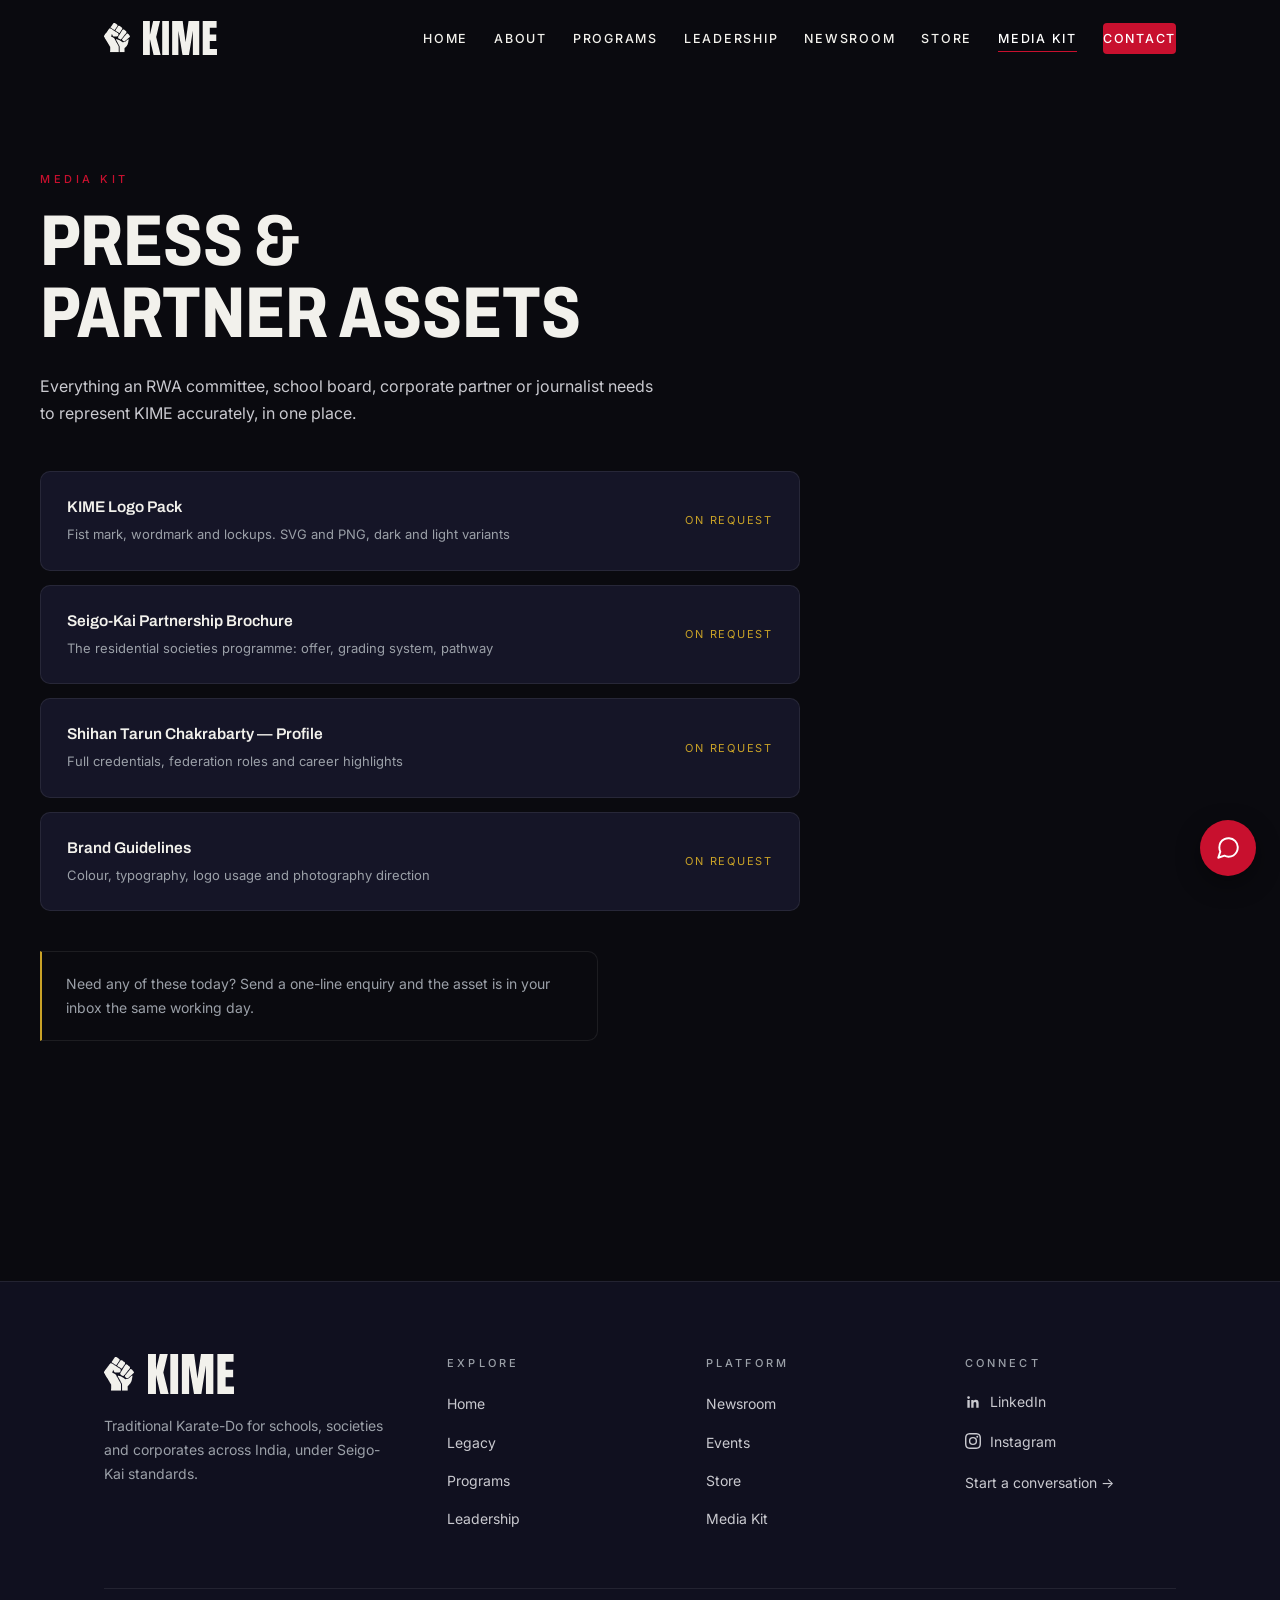
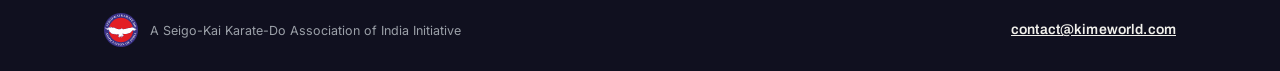
<file: media.html>
<!DOCTYPE html>
<html lang="en">
<head>
<meta charset="UTF-8">
<meta name="viewport" content="width=device-width, initial-scale=1.0">
<title>Media Kit | Press & Partner Assets | KIME</title>
<meta name="description" content="Logos, brand assets and press materials for media and partners covering KIME.">
<link rel="canonical" href="https://kimeworld.com/media">
<meta name="theme-color" content="#0A0A0F">
<link rel="icon" type="image/svg+xml" href="data:image/svg+xml,%3Csvg%20xmlns%3D%22http%3A%2F%2Fwww.w3.org%2F2000%2Fsvg%22%20viewBox%3D%220%200%201368.000000%201536.000000%22%20role%3D%22img%22%20aria-label%3D%22KIME%20fist%20mark%22%3E%0A%3Cg%20transform%3D%22translate%280.000000%2C1536.000000%29%20scale%280.100000%2C-0.100000%29%22%20fill%3D%22%2523F2F1EC%22%3E%0A%3Cpath%20d%3D%22M5122%2015331%20c-11%20-16%20-58%20-50%20-104%20-76%20-55%20-32%20-115%20-79%20-176%20-139%0A-128%20-124%20-147%20-150%20-202%20-276%20-35%20-79%20-68%20-135%20-118%20-198%20-38%20-48%20-90%20-129%0A-117%20-180%20-37%20-73%20-72%20-120%20-166%20-223%20-71%20-78%20-128%20-150%20-142%20-182%20-14%20-29%0A-41%20-86%20-61%20-127%20-19%20-41%20-62%20-109%20-96%20-150%20-33%20-41%20-81%20-115%20-107%20-165%20-56%0A-109%20-54%20-107%20-195%20-257%20-264%20-281%20-255%20-420%2034%20-544%20101%20-43%20117%20-55%20260%0A-186%2093%20-84%20138%20-118%20215%20-157%2054%20-28%20132%20-78%20173%20-112%2041%20-34%20104%20-75%20140%0A-91%2036%20-17%2092%20-43%20125%20-58%2034%20-16%20104%20-67%20161%20-117%2091%20-79%20126%20-101%20333%20-208%0A128%20-66%20262%20-136%20298%20-155%20113%20-60%20269%20-53%20332%2014%2039%2042%20178%20296%20235%20429%2023%0A55%2050%2090%20153%20200%20163%20173%20166%20176%20223%20306%2035%2080%2067%20135%20118%20199%2038%2048%2088%20125%0A112%20171%2031%2063%2064%20107%20129%20175%2066%2070%2093%20106%20111%20151%2045%20114%2068%20151%20174%20270%20147%0A166%20151%20175%20151%20425%200%20235%20-4%20246%20-121%20371%20-146%20157%20-234%20231%20-340%20287%20-54%2029%0A-133%2079%20-174%20112%20-41%2033%20-119%2083%20-173%20112%20-54%2028%20-119%2067%20-144%2086%20-25%2019%20-98%0A63%20-162%2097%20-230%20123%20-287%20157%20-317%20191%20-45%2050%20-525%2054%20-562%205z%22%2F%3E%0A%3Cpath%20d%3D%22M7730%2013904%20c-67%20-18%20-102%20-42%20-205%20-142%20-146%20-139%20-199%20-205%20-250%0A-303%20-26%20-52%20-79%20-133%20-117%20-181%20-50%20-63%20-83%20-119%20-118%20-198%20-35%20-79%20-68%20-135%0A-118%20-198%20-38%20-48%20-90%20-129%20-117%20-179%20-37%20-73%20-72%20-120%20-165%20-223%20-72%20-79%0A-128%20-150%20-143%20-182%20-14%20-29%20-41%20-87%20-61%20-128%20-19%20-41%20-62%20-109%20-96%20-150%20-33%0A-41%20-81%20-115%20-107%20-165%20-25%20-49%20-79%20-131%20-119%20-182%20-127%20-162%20-139%20-297%20-36%0A-399%2031%20-31%2033%20-32%20162%20-93%2067%20-31%20111%20-62%20199%20-140%2074%20-66%20136%20-112%20177%20-131%0A35%20-17%2092%20-43%20127%20-60%2034%20-16%2096%20-57%20137%20-90%2041%20-33%20118%20-83%20171%20-110%2052%20-28%0A120%20-68%20150%20-91%2030%20-22%2097%20-63%20149%20-90%2052%20-27%20129%20-76%20170%20-109%2041%20-34%20109%0A-76%20150%20-96%2079%20-36%20179%20-86%20270%20-135%20190%20-102%20312%20-29%20410%20241%2065%20178%2087%20218%0A158%20278%20184%20154%20229%20209%20292%20353%2027%2061%2063%20132%2080%20159%2017%2027%2053%2098%2080%20159%2035%0A80%2068%20136%20118%20199%2038%2048%2091%20129%20117%20180%2039%2076%2059%20103%20114%20150%20156%20135%20173%20159%0A242%20367%2070%20210%2064%20475%20-13%20589%20-78%20114%20-304%20321%20-414%20379%20-117%2061%20-124%2066%0A-244%20177%20-119%20110%20-127%20116%20-240%20175%20-47%2025%20-119%2072%20-160%20105%20-41%2033%20-111%2079%0A-155%20101%20-44%2023%20-117%2067%20-162%2097%20-121%2080%20-285%20106%20-433%2066z%22%2F%3E%0A%3Cpath%20d%3D%22M3090%2012550%20c-107%20-18%20-158%20-57%20-428%20-330%20-191%20-192%20-206%20-212%20-257%0A-330%20-56%20-128%20-89%20-174%20-187%20-255%20-87%20-73%20-111%20-106%20-157%20-216%20-47%20-109%20-92%0A-168%20-187%20-245%20-105%20-84%20-142%20-133%20-198%20-263%20-30%20-70%20-65%20-127%20-113%20-188%20-39%0A-48%20-91%20-128%20-116%20-178%20-76%20-147%20-264%20-371%20-425%20-507%20-93%20-78%20-113%20-106%20-166%0A-228%20-44%20-101%20-66%20-131%20-217%20-293%20-94%20-101%20-124%20-142%20-164%20-218%20-26%20-52%20-78%0A-132%20-115%20-179%20-37%20-47%20-86%20-123%20-110%20-169%20-50%20-101%20-171%20-273%20-217%20-310%20-33%0A-26%20-33%20-26%20-33%20-278%200%20-253%200%20-253%2047%20-300%2055%20-55%20119%20-143%20194%20-264%2028%20-46%0A63%20-99%2078%20-119%2066%20-85%20102%20-168%20152%20-354%2036%20-134%2056%20-165%20153%20-246%20103%20-85%0A137%20-139%20206%20-328%2071%20-197%2076%20-206%20216%20-359%2087%20-95%20122%20-142%20159%20-215%2026%20-51%0A78%20-131%20115%20-178%2037%20-47%2088%20-125%20113%20-175%2026%20-49%2074%20-124%20107%20-165%2034%20-41%2077%0A-109%2096%20-150%2020%20-41%2047%20-98%2060%20-125%2013%20-28%2041%20-74%2063%20-104%2022%20-30%2062%20-95%2087%0A-145%2026%20-50%2078%20-130%20116%20-178%2050%20-63%2083%20-119%20118%20-199%2027%20-61%2062%20-132%2078%20-157%0A16%20-26%2050%20-87%2076%20-137%2025%20-49%2073%20-124%20106%20-165%2034%20-41%2077%20-109%2096%20-150%2020%20-41%0A47%20-98%2060%20-125%2013%20-28%2041%20-74%2063%20-104%2022%20-30%2062%20-95%2087%20-145%2026%20-50%2077%20-129%0A114%20-176%2037%20-47%2084%20-119%20105%20-160%2021%20-41%2062%20-111%2091%20-155%2029%20-44%2067%20-118%2084%0A-164%2035%20-97%2032%20-92%20125%20-191%20120%20-126%20110%20-21%20110%20-1140%200%20-965%200%20-965%20-34%0A-1070%20-34%20-105%20-34%20-105%20-39%20-412%20l-4%20-308%202281%200%202281%200%20-2%201493%20c-3%201343%20-5%0A1495%20-19%201527%20-9%2019%20-39%2070%20-66%20112%20-36%2055%20-56%20100%20-72%20160%20-33%20129%20-63%20197%0A-130%20301%20-34%2052%20-84%20145%20-111%20206%20-35%2080%20-67%20135%20-118%20199%20-38%2048%20-86%20121%0A-107%20162%20-20%2041%20-61%20111%20-91%20155%20-30%2045%20-67%20117%20-84%20165%20-17%2047%20-55%20121%20-84%0A165%20-29%2044%20-70%20114%20-91%20155%20-21%2041%20-68%20113%20-105%20160%20-37%2047%20-88%20126%20-114%20177%0A-26%2051%20-62%20112%20-80%20135%20-56%2074%20-83%20128%20-136%20278%20-28%2080%20-67%20172%20-85%20205%20-19%0A33%20-59%20107%20-89%20165%20-31%2058%20-83%20139%20-115%20180%20-33%2041%20-75%20101%20-93%20132%20-18%2032%0A-63%20105%20-100%20163%20-36%2059%20-85%20150%20-108%20205%20-23%2054%20-55%20119%20-71%20144%20-47%2075%20-65%0A115%20-123%20276%20-68%20187%20-90%20222%20-247%20379%20-156%20155%20-193%20180%20-365%20241%20-76%2027%0A-170%2066%20-209%2086%20-161%2084%20-213%20111%20-265%20134%20-34%2015%20-84%2051%20-132%2097%20-90%2085%20-136%0A109%20-242%20124%20-139%2019%20-195%2049%20-307%20165%20-158%20165%20-140%20237%20119%20481%20257%20242%20277%0A303%20162%20482%20-71%20110%20-85%20202%20-44%20283%2034%2065%2090%2040%20174%20-77%2033%20-47%2081%20-110%20105%0A-141%2058%20-71%2085%20-126%20141%20-281%2024%20-70%2058%20-152%2076%20-182%2017%20-31%2057%20-105%2089%20-165%0A106%20-200%20248%20-300%20459%20-325%2052%20-7%20145%20-26%20205%20-44%20110%20-32%20110%20-32%20900%20-32%0A946%200%20809%20-28%201072%20222%20313%20299%20336%20357%20341%20849%205%20471%204%20474%20-182%20660%20-136%0A135%20-158%20149%20-361%20220%20-160%2056%20-215%2091%20-294%20188%20-86%20104%20-140%20137%20-331%20206%0A-189%2069%20-213%2083%20-350%20210%20-119%20110%20-127%20116%20-240%20175%20-47%2025%20-119%2072%20-160%20105%0A-41%2033%20-103%2074%20-137%2090%20-35%2017%20-91%2043%20-125%2060%20-35%2016%20-97%2057%20-138%2091%20-112%2092%0A-331%20233%20-418%20269%20-115%2047%20-152%2072%20-269%20176%20-82%2074%20-126%20104%20-192%20135%20-133%2062%0A-141%2067%20-226%20149%20-56%2054%20-104%2089%20-160%20118%20-44%2022%20-116%2061%20-159%2086%20-44%2025%20-116%0A58%20-160%2072%20-159%2053%20-243%2091%20-334%20152%20-68%2045%20-105%2062%20-140%2067%20-26%203%20-56%207%20-67%0A9%20-11%202%20-40%200%20-65%20-4z%22%2F%3E%0A%3Cpath%20d%3D%22M9964%2011990%20c-124%20-25%20-195%20-93%20-248%20-239%20-31%20-85%20-46%20-108%20-135%0A-211%20-36%20-41%20-71%20-82%20-78%20-91%20-8%20-9%20-35%20-66%20-62%20-128%20-36%20-80%20-69%20-135%20-119%0A-199%20-38%20-48%20-90%20-128%20-116%20-178%20-25%20-50%20-65%20-115%20-87%20-145%20-22%20-30%20-61%20-94%0A-86%20-144%20-25%20-49%20-77%20-130%20-115%20-178%20-50%20-62%20-83%20-117%20-115%20-190%20-24%20-56%20-62%0A-132%20-84%20-169%20-22%20-36%20-54%20-99%20-71%20-140%20-41%20-97%20-49%20-110%20-138%20-203%20-52%20-56%0A-81%20-95%20-94%20-130%20-45%20-126%20-60%20-155%20-116%20-225%20-33%20-41%20-74%20-101%20-92%20-132%20-18%0A-32%20-63%20-105%20-100%20-163%20-36%20-59%20-85%20-152%20-109%20-207%20-31%20-75%20-61%20-125%20-112%0A-188%20-37%20-47%20-91%20-129%20-119%20-183%20-41%20-79%20-71%20-121%20-159%20-215%20-127%20-136%20-154%0A-185%20-169%20-302%20-6%20-47%20-18%20-113%20-26%20-148%20-41%20-181%2016%20-376%20154%20-524%20189%20-204%0A260%20-261%20404%20-323%2055%20-24%20117%20-55%20138%20-69%2020%20-13%2078%20-45%20128%20-70%2049%20-25%20126%0A-70%20170%20-100%20195%20-133%20447%20-104%20591%2067%2078%2093%20157%20170%20249%20242%2035%2027%2097%2091%20138%0A142%2041%2050%20113%20127%20161%20170%20144%20129%20178%20166%20195%20213%209%2025%2024%2068%2034%2095%2014%2038%2043%0A76%20119%20155%20340%20353%20375%20394%20434%20510%2053%20103%2073%20127%20270%20329%20127%20130%20148%20160%0A201%20281%2027%2061%2064%20130%2083%20153%2049%2060%20281%20286%20353%20345%2070%2058%2093%2091%20124%20182%2031%2089%0A48%20115%20127%20191%20183%20175%20247%20271%20273%20410%2015%2076%2029%20119%2061%20175%2060%20110%2058%20136%0A-24%20299%20-88%20176%20-237%20366%20-318%20407%20-19%209%20-73%2035%20-121%2058%20-76%2035%20-107%2058%20-228%0A171%20-204%20190%20-370%20321%20-480%20379%20-52%2028%20-129%2077%20-170%20110%20-140%20112%20-315%20149%0A-516%20110z%22%2F%3E%0A%3Cpath%20d%3D%22M12121%209830%20c-91%20-19%20-150%20-61%20-313%20-222%20-94%20-92%20-153%20-169%20-198%0A-257%20-68%20-132%20-225%20-323%20-456%20-556%20-264%20-266%20-287%20-294%20-344%20-404%20-64%20-124%0A-164%20-245%20-349%20-419%20-160%20-152%20-185%20-183%20-240%20-311%20-52%20-120%20-89%20-169%20-185%0A-245%20-165%20-132%20-362%20-365%20-451%20-536%20-31%20-58%20-69%20-129%20-85%20-159%20-65%20-117%20-47%0A-163%20138%20-361%20112%20-121%20128%20-142%20176%20-244%2065%20-134%2087%20-156%20196%20-199%2047%20-18%0A119%20-56%20160%20-85%20225%20-152%20417%20-181%20666%20-98%20192%2063%20217%2081%20533%20392%20298%20293%20290%0A287%20406%20346%2062%2031%20105%2065%20190%20147%2061%2058%20139%20133%20175%20166%2036%2033%20108%20107%20160%0A163%20102%20112%20128%20131%20236%20178%20110%2048%20141%2074%20400%20330%20266%20264%20390%20383%20480%20461%0A43%2036%2071%2072%2098%20123%2046%2086%2085%20132%20131%20154%2055%2026%2055%20306%200%20332%20-46%2022%20-85%2068%0A-131%20154%20-27%2051%20-55%2087%20-98%20123%20-195%20168%20-233%20213%20-296%20358%20-59%20134%20-71%20149%0A-313%20390%20-199%20198%20-248%20239%20-319%20266%20-51%2018%20-298%2027%20-367%2013z%22%2F%3E%0A%3Cpath%20d%3D%22M12720%206857%20c-73%20-20%20-129%20-66%20-384%20-316%20-219%20-215%20-249%20-241%20-326%0A-280%20-108%20-56%20-142%20-82%20-197%20-151%20-64%20-79%20-550%20-567%20-600%20-602%20-77%20-53%20-112%0A-60%20-333%20-68%20-227%20-8%20-248%20-13%20-362%20-81%20-97%20-57%20-138%20-69%20-278%20-79%20-130%20-9%0A-163%20-18%20-270%20-69%20-121%20-58%20-158%20-47%20-314%2092%20-75%2067%20-133%20109%20-203%20145%20-54%2029%0A-132%2079%20-173%20112%20-41%2033%20-113%2080%20-160%20105%20-113%2059%20-121%2065%20-240%20175%20-126%20116%0A-145%20130%20-258%20179%20-90%2039%20-126%2061%20-237%20147%20-33%2025%20-102%2068%20-155%2095%20-52%2027%0A-122%2065%20-155%2084%20-67%2039%20-254%20104%20-385%20134%20-109%2025%20-131%2034%20-210%2081%20-94%2057%0A-140%2070%20-280%2080%20-140%2010%20-186%2023%20-280%2080%20-112%2068%20-137%2074%20-310%2074%20-175%201%20-222%0A-8%20-276%20-56%20-80%20-71%20-85%20-151%20-15%20-246%2098%20-134%20244%20-369%20292%20-472%2085%20-184%20226%0A-444%20272%20-504%2019%20-26%2057%20-88%2083%20-139%2026%20-51%2078%20-131%20116%20-179%2051%20-64%2083%20-119%0A119%20-200%2027%20-62%2060%20-128%2073%20-148%2041%20-62%2064%20-114%20117%20-262%2052%20-148%2079%20-202%20135%0A-276%2018%20-23%2053%20-84%2079%20-135%2026%20-51%2061%20-113%2077%20-139%2016%20-25%2051%20-96%2078%20-157%2035%0A-80%2067%20-135%20118%20-199%2038%20-48%2086%20-121%20107%20-162%2020%20-41%2060%20-108%2087%20-149%2065%20-95%0A74%20-120%2089%20-226%206%20-48%2025%20-133%2043%20-189%2031%20-101%2031%20-101%2034%20-1528%20l2%20-1428%0A1280%200%201279%200%203%201013%20c4%201198%20-20%201051%20203%201264%2079%2076%20235%20235%20346%20353%20110%0A118%20274%20287%20364%20375%20152%20150%20165%20166%20210%20255%2026%2052%2079%20134%20117%20182%2050%2063%2083%0A119%20118%20199%2027%2061%2062%20132%2079%20157%2016%2026%2088%20165%20160%20309%20131%20260%20145%20298%20170%0A453%207%2040%2022%2082%2041%20112%2016%2026%2043%2069%2060%2096%2042%2066%2050%20126%2050%20362%200%20235%208%20291%2050%0A373%2017%2031%2045%2085%2063%20119%2032%2062%2032%2063%2032%20213%200%20150%200%20150%2038%20236%2053%20123%2059%20171%0A55%20434%20-3%20224%20-4%20231%20-28%20274%20-41%2073%20-120%20102%20-210%2078z%22%2F%3E%0A%3C%2Fg%3E%0A%3C%2Fsvg%3E">
<meta property="og:title" content="Media Kit | Press & Partner Assets | KIME">
<meta property="og:description" content="Logos, brand assets and press materials for media and partners covering KIME.">
<meta property="og:type" content="website">
<meta name="twitter:card" content="summary_large_image">
<script type="application/ld+json">{"@context":"https://schema.org","@type":"SportsOrganization","name":"KIME","alternateName":"Kime India","parentOrganization":{"@type":"SportsOrganization","name":"Seigo-Kai Karate-Do Association of India","foundingDate":"1969"},"sameAs":["https://www.linkedin.com/company/kime-india"],"sport":"Karate","areaServed":"IN"}</script>
<link rel="preconnect" href="https://fonts.googleapis.com">
<link rel="preconnect" href="https://fonts.gstatic.com" crossorigin>
<link href="https://fonts.googleapis.com/css2?family=Archivo:ital,wdth,wght@0,62..125,100..900&family=Inter:wght@300;400;500;600&family=Newsreader:ital,opsz,wght@1,6..72,300..500&family=Noto+Serif+JP:wght@300&display=swap" rel="stylesheet">

<meta property="og:url" content="https://kimeworld.com/media">
<link rel="stylesheet" href="/styles.css">
</head>
<body class="locked">
<a class="skip" href="#main">Skip to content</a>

<svg width="0" height="0" style="position:absolute" aria-hidden="true">
  <defs>
    <symbol id="fist" viewBox="0 0 1368 1536"><g transform="translate(0.000000,1536.000000) scale(0.100000,-0.100000)">
<path d="M5122 15331 c-11 -16 -58 -50 -104 -76 -55 -32 -115 -79 -176 -139
-128 -124 -147 -150 -202 -276 -35 -79 -68 -135 -118 -198 -38 -48 -90 -129
-117 -180 -37 -73 -72 -120 -166 -223 -71 -78 -128 -150 -142 -182 -14 -29
-41 -86 -61 -127 -19 -41 -62 -109 -96 -150 -33 -41 -81 -115 -107 -165 -56
-109 -54 -107 -195 -257 -264 -281 -255 -420 34 -544 101 -43 117 -55 260
-186 93 -84 138 -118 215 -157 54 -28 132 -78 173 -112 41 -34 104 -75 140
-91 36 -17 92 -43 125 -58 34 -16 104 -67 161 -117 91 -79 126 -101 333 -208
128 -66 262 -136 298 -155 113 -60 269 -53 332 14 39 42 178 296 235 429 23
55 50 90 153 200 163 173 166 176 223 306 35 80 67 135 118 199 38 48 88 125
112 171 31 63 64 107 129 175 66 70 93 106 111 151 45 114 68 151 174 270 147
166 151 175 151 425 0 235 -4 246 -121 371 -146 157 -234 231 -340 287 -54 29
-133 79 -174 112 -41 33 -119 83 -173 112 -54 28 -119 67 -144 86 -25 19 -98
63 -162 97 -230 123 -287 157 -317 191 -45 50 -525 54 -562 5z"/>
<path d="M7730 13904 c-67 -18 -102 -42 -205 -142 -146 -139 -199 -205 -250
-303 -26 -52 -79 -133 -117 -181 -50 -63 -83 -119 -118 -198 -35 -79 -68 -135
-118 -198 -38 -48 -90 -129 -117 -179 -37 -73 -72 -120 -165 -223 -72 -79
-128 -150 -143 -182 -14 -29 -41 -87 -61 -128 -19 -41 -62 -109 -96 -150 -33
-41 -81 -115 -107 -165 -25 -49 -79 -131 -119 -182 -127 -162 -139 -297 -36
-399 31 -31 33 -32 162 -93 67 -31 111 -62 199 -140 74 -66 136 -112 177 -131
35 -17 92 -43 127 -60 34 -16 96 -57 137 -90 41 -33 118 -83 171 -110 52 -28
120 -68 150 -91 30 -22 97 -63 149 -90 52 -27 129 -76 170 -109 41 -34 109
-76 150 -96 79 -36 179 -86 270 -135 190 -102 312 -29 410 241 65 178 87 218
158 278 184 154 229 209 292 353 27 61 63 132 80 159 17 27 53 98 80 159 35
80 68 136 118 199 38 48 91 129 117 180 39 76 59 103 114 150 156 135 173 159
242 367 70 210 64 475 -13 589 -78 114 -304 321 -414 379 -117 61 -124 66
-244 177 -119 110 -127 116 -240 175 -47 25 -119 72 -160 105 -41 33 -111 79
-155 101 -44 23 -117 67 -162 97 -121 80 -285 106 -433 66z"/>
<path d="M3090 12550 c-107 -18 -158 -57 -428 -330 -191 -192 -206 -212 -257
-330 -56 -128 -89 -174 -187 -255 -87 -73 -111 -106 -157 -216 -47 -109 -92
-168 -187 -245 -105 -84 -142 -133 -198 -263 -30 -70 -65 -127 -113 -188 -39
-48 -91 -128 -116 -178 -76 -147 -264 -371 -425 -507 -93 -78 -113 -106 -166
-228 -44 -101 -66 -131 -217 -293 -94 -101 -124 -142 -164 -218 -26 -52 -78
-132 -115 -179 -37 -47 -86 -123 -110 -169 -50 -101 -171 -273 -217 -310 -33
-26 -33 -26 -33 -278 0 -253 0 -253 47 -300 55 -55 119 -143 194 -264 28 -46
63 -99 78 -119 66 -85 102 -168 152 -354 36 -134 56 -165 153 -246 103 -85
137 -139 206 -328 71 -197 76 -206 216 -359 87 -95 122 -142 159 -215 26 -51
78 -131 115 -178 37 -47 88 -125 113 -175 26 -49 74 -124 107 -165 34 -41 77
-109 96 -150 20 -41 47 -98 60 -125 13 -28 41 -74 63 -104 22 -30 62 -95 87
-145 26 -50 78 -130 116 -178 50 -63 83 -119 118 -199 27 -61 62 -132 78 -157
16 -26 50 -87 76 -137 25 -49 73 -124 106 -165 34 -41 77 -109 96 -150 20 -41
47 -98 60 -125 13 -28 41 -74 63 -104 22 -30 62 -95 87 -145 26 -50 77 -129
114 -176 37 -47 84 -119 105 -160 21 -41 62 -111 91 -155 29 -44 67 -118 84
-164 35 -97 32 -92 125 -191 120 -126 110 -21 110 -1140 0 -965 0 -965 -34
-1070 -34 -105 -34 -105 -39 -412 l-4 -308 2281 0 2281 0 -2 1493 c-3 1343 -5
1495 -19 1527 -9 19 -39 70 -66 112 -36 55 -56 100 -72 160 -33 129 -63 197
-130 301 -34 52 -84 145 -111 206 -35 80 -67 135 -118 199 -38 48 -86 121
-107 162 -20 41 -61 111 -91 155 -30 45 -67 117 -84 165 -17 47 -55 121 -84
165 -29 44 -70 114 -91 155 -21 41 -68 113 -105 160 -37 47 -88 126 -114 177
-26 51 -62 112 -80 135 -56 74 -83 128 -136 278 -28 80 -67 172 -85 205 -19
33 -59 107 -89 165 -31 58 -83 139 -115 180 -33 41 -75 101 -93 132 -18 32
-63 105 -100 163 -36 59 -85 150 -108 205 -23 54 -55 119 -71 144 -47 75 -65
115 -123 276 -68 187 -90 222 -247 379 -156 155 -193 180 -365 241 -76 27
-170 66 -209 86 -161 84 -213 111 -265 134 -34 15 -84 51 -132 97 -90 85 -136
109 -242 124 -139 19 -195 49 -307 165 -158 165 -140 237 119 481 257 242 277
303 162 482 -71 110 -85 202 -44 283 34 65 90 40 174 -77 33 -47 81 -110 105
-141 58 -71 85 -126 141 -281 24 -70 58 -152 76 -182 17 -31 57 -105 89 -165
106 -200 248 -300 459 -325 52 -7 145 -26 205 -44 110 -32 110 -32 900 -32
946 0 809 -28 1072 222 313 299 336 357 341 849 5 471 4 474 -182 660 -136
135 -158 149 -361 220 -160 56 -215 91 -294 188 -86 104 -140 137 -331 206
-189 69 -213 83 -350 210 -119 110 -127 116 -240 175 -47 25 -119 72 -160 105
-41 33 -103 74 -137 90 -35 17 -91 43 -125 60 -35 16 -97 57 -138 91 -112 92
-331 233 -418 269 -115 47 -152 72 -269 176 -82 74 -126 104 -192 135 -133 62
-141 67 -226 149 -56 54 -104 89 -160 118 -44 22 -116 61 -159 86 -44 25 -116
58 -160 72 -159 53 -243 91 -334 152 -68 45 -105 62 -140 67 -26 3 -56 7 -67
9 -11 2 -40 0 -65 -4z"/>
<path d="M9964 11990 c-124 -25 -195 -93 -248 -239 -31 -85 -46 -108 -135
-211 -36 -41 -71 -82 -78 -91 -8 -9 -35 -66 -62 -128 -36 -80 -69 -135 -119
-199 -38 -48 -90 -128 -116 -178 -25 -50 -65 -115 -87 -145 -22 -30 -61 -94
-86 -144 -25 -49 -77 -130 -115 -178 -50 -62 -83 -117 -115 -190 -24 -56 -62
-132 -84 -169 -22 -36 -54 -99 -71 -140 -41 -97 -49 -110 -138 -203 -52 -56
-81 -95 -94 -130 -45 -126 -60 -155 -116 -225 -33 -41 -74 -101 -92 -132 -18
-32 -63 -105 -100 -163 -36 -59 -85 -152 -109 -207 -31 -75 -61 -125 -112
-188 -37 -47 -91 -129 -119 -183 -41 -79 -71 -121 -159 -215 -127 -136 -154
-185 -169 -302 -6 -47 -18 -113 -26 -148 -41 -181 16 -376 154 -524 189 -204
260 -261 404 -323 55 -24 117 -55 138 -69 20 -13 78 -45 128 -70 49 -25 126
-70 170 -100 195 -133 447 -104 591 67 78 93 157 170 249 242 35 27 97 91 138
142 41 50 113 127 161 170 144 129 178 166 195 213 9 25 24 68 34 95 14 38 43
76 119 155 340 353 375 394 434 510 53 103 73 127 270 329 127 130 148 160
201 281 27 61 64 130 83 153 49 60 281 286 353 345 70 58 93 91 124 182 31 89
48 115 127 191 183 175 247 271 273 410 15 76 29 119 61 175 60 110 58 136
-24 299 -88 176 -237 366 -318 407 -19 9 -73 35 -121 58 -76 35 -107 58 -228
171 -204 190 -370 321 -480 379 -52 28 -129 77 -170 110 -140 112 -315 149
-516 110z"/>
<path d="M12121 9830 c-91 -19 -150 -61 -313 -222 -94 -92 -153 -169 -198
-257 -68 -132 -225 -323 -456 -556 -264 -266 -287 -294 -344 -404 -64 -124
-164 -245 -349 -419 -160 -152 -185 -183 -240 -311 -52 -120 -89 -169 -185
-245 -165 -132 -362 -365 -451 -536 -31 -58 -69 -129 -85 -159 -65 -117 -47
-163 138 -361 112 -121 128 -142 176 -244 65 -134 87 -156 196 -199 47 -18
119 -56 160 -85 225 -152 417 -181 666 -98 192 63 217 81 533 392 298 293 290
287 406 346 62 31 105 65 190 147 61 58 139 133 175 166 36 33 108 107 160
163 102 112 128 131 236 178 110 48 141 74 400 330 266 264 390 383 480 461
43 36 71 72 98 123 46 86 85 132 131 154 55 26 55 306 0 332 -46 22 -85 68
-131 154 -27 51 -55 87 -98 123 -195 168 -233 213 -296 358 -59 134 -71 149
-313 390 -199 198 -248 239 -319 266 -51 18 -298 27 -367 13z"/>
<path d="M12720 6857 c-73 -20 -129 -66 -384 -316 -219 -215 -249 -241 -326
-280 -108 -56 -142 -82 -197 -151 -64 -79 -550 -567 -600 -602 -77 -53 -112
-60 -333 -68 -227 -8 -248 -13 -362 -81 -97 -57 -138 -69 -278 -79 -130 -9
-163 -18 -270 -69 -121 -58 -158 -47 -314 92 -75 67 -133 109 -203 145 -54 29
-132 79 -173 112 -41 33 -113 80 -160 105 -113 59 -121 65 -240 175 -126 116
-145 130 -258 179 -90 39 -126 61 -237 147 -33 25 -102 68 -155 95 -52 27
-122 65 -155 84 -67 39 -254 104 -385 134 -109 25 -131 34 -210 81 -94 57
-140 70 -280 80 -140 10 -186 23 -280 80 -112 68 -137 74 -310 74 -175 1 -222
-8 -276 -56 -80 -71 -85 -151 -15 -246 98 -134 244 -369 292 -472 85 -184 226
-444 272 -504 19 -26 57 -88 83 -139 26 -51 78 -131 116 -179 51 -64 83 -119
119 -200 27 -62 60 -128 73 -148 41 -62 64 -114 117 -262 52 -148 79 -202 135
-276 18 -23 53 -84 79 -135 26 -51 61 -113 77 -139 16 -25 51 -96 78 -157 35
-80 67 -135 118 -199 38 -48 86 -121 107 -162 20 -41 60 -108 87 -149 65 -95
74 -120 89 -226 6 -48 25 -133 43 -189 31 -101 31 -101 34 -1528 l2 -1428
1280 0 1279 0 3 1013 c4 1198 -20 1051 203 1264 79 76 235 235 346 353 110
118 274 287 364 375 152 150 165 166 210 255 26 52 79 134 117 182 50 63 83
119 118 199 27 61 62 132 79 157 16 26 88 165 160 309 131 260 145 298 170
453 7 40 22 82 41 112 16 26 43 69 60 96 42 66 50 126 50 362 0 235 8 291 50
373 17 31 45 85 63 119 32 62 32 63 32 213 0 150 0 150 38 236 53 123 59 171
55 434 -3 224 -4 231 -28 274 -41 73 -120 102 -210 78z"/>
</g></symbol>
    <symbol id="wordmark" viewBox="0 0 617 290"><g transform="translate(0.000000,290.000000) scale(0.100000,-0.100000)">
<path d="M0 1450 l0 -1450 285 0 285 0 0 698 c0 383 4 690 9 682 5 -8 77 -322
162 -698 l153 -682 299 0 298 0 -5 18 c-3 9 -91 363 -197 786 l-190 768 160
658 c89 362 161 661 161 664 0 3 -129 6 -288 6 l-287 0 -129 -557 c-71 -307
-133 -567 -137 -578 -4 -11 -8 240 -8 558 l-1 577 -285 0 -285 0 0 -1450z"/>
<path d="M1600 1450 l0 -1450 280 0 280 0 0 1450 0 1450 -280 0 -280 0 0
-1450z"/>
<path d="M2430 1450 l0 -1450 260 0 260 0 1 1043 c0 573 2 1038 5 1032 2 -5
80 -464 174 -1020 93 -556 172 -1020 175 -1033 l5 -22 257 2 257 3 166 1039
165 1039 3 -1041 2 -1042 265 0 265 0 0 1450 0 1450 -445 0 c-245 0 -445 -1
-445 -2 0 -25 -241 -1752 -245 -1756 -3 -3 -5 -1 -5 4 0 5 -54 401 -120 879
-66 478 -120 871 -120 872 0 2 -198 3 -440 3 l-440 0 0 -1450z"/>
<path d="M4980 1450 l0 -1450 595 0 595 0 0 280 0 280 -300 0 -300 0 0 335 0
335 270 0 270 0 0 270 0 270 -270 0 -270 0 0 285 0 285 285 0 285 0 0 280 0
280 -580 0 -580 0 0 -1450z"/>
</g></symbol>
    <symbol id="seigo" viewBox="0 0 72 72">
<g transform="translate(0.000000,72.000000) scale(0.005333,-0.005357)" fill="#393185">
<path d="M6355 13423 c-22 -8 -143 -23 -275 -34 -243 -20 -252 -21 -385 -44
-44 -8 -109 -17 -145 -21 -36 -3 -78 -12 -95 -19 -40 -17 -74 -25 -166 -35
-43 -5 -97 -18 -121 -28 -24 -11 -70 -23 -103 -27 -33 -4 -88 -18 -123 -31
-34 -13 -89 -28 -122 -34 -33 -6 -84 -22 -112 -35 -29 -14 -62 -25 -74 -25
-11 0 -43 -11 -70 -25 -27 -14 -72 -30 -101 -35 -29 -5 -65 -18 -80 -29 -15
-11 -50 -25 -76 -31 -27 -6 -60 -19 -75 -30 -15 -11 -49 -24 -76 -30 -27 -6
-60 -20 -74 -30 -14 -11 -43 -23 -64 -26 -21 -4 -58 -20 -81 -35 -23 -16 -49
-29 -58 -29 -9 0 -36 -13 -60 -30 -24 -16 -51 -30 -60 -30 -9 0 -36 -13 -60
-30 -24 -16 -51 -30 -60 -30 -9 0 -36 -13 -60 -30 -24 -16 -49 -30 -56 -30 -6
0 -24 -11 -40 -24 -15 -13 -46 -31 -68 -40 -21 -9 -47 -26 -57 -36 -11 -11
-27 -20 -37 -20 -10 0 -35 -13 -56 -30 -21 -16 -44 -30 -51 -30 -7 0 -25 -11
-41 -24 -15 -13 -43 -31 -61 -40 -18 -9 -41 -24 -50 -32 -24 -22 -81 -60 -125
-84 -21 -11 -46 -28 -55 -36 -36 -31 -112 -90 -147 -114 -21 -14 -54 -40 -75
-57 -20 -18 -41 -33 -45 -33 -4 0 -24 -14 -44 -30 -190 -159 -270 -227 -292
-249 -52 -51 -99 -91 -107 -91 -5 0 -14 -11 -20 -25 -6 -14 -16 -25 -21 -25
-6 0 -57 -48 -115 -107 -58 -60 -113 -115 -122 -124 -111 -113 -255 -271 -306
-337 -47 -60 -154 -191 -189 -230 -16 -18 -29 -36 -29 -41 0 -5 -13 -26 -29
-47 -55 -72 -96 -124 -124 -156 -15 -18 -27 -38 -27 -44 0 -6 -9 -19 -19 -28
-11 -10 -29 -38 -40 -62 -12 -24 -25 -44 -30 -44 -5 0 -14 -14 -21 -30 -7 -17
-26 -47 -41 -67 -16 -20 -29 -41 -29 -48 0 -6 -13 -26 -29 -44 -16 -18 -32
-44 -36 -59 -3 -14 -17 -39 -31 -55 -13 -16 -24 -37 -24 -46 0 -10 -13 -35
-30 -56 -16 -21 -30 -43 -30 -50 0 -7 -14 -29 -30 -50 -17 -21 -30 -45 -30
-54 0 -9 -14 -38 -30 -66 -16 -27 -30 -55 -30 -62 0 -7 -14 -34 -30 -60 -17
-26 -30 -54 -30 -63 0 -8 -11 -31 -24 -50 -12 -19 -29 -53 -36 -75 -7 -22 -21
-51 -30 -65 -9 -14 -23 -43 -30 -65 -6 -22 -23 -62 -36 -89 -13 -28 -24 -59
-24 -70 0 -12 -14 -48 -30 -81 -16 -33 -30 -68 -30 -78 0 -10 -11 -42 -25 -70
-13 -29 -29 -77 -36 -107 -6 -30 -20 -71 -31 -91 -10 -20 -23 -62 -28 -93 -5
-32 -21 -86 -35 -121 -14 -35 -25 -74 -25 -87 0 -13 -13 -70 -29 -128 -16 -58
-35 -141 -41 -185 -7 -44 -18 -96 -26 -115 -7 -19 -20 -93 -29 -165 -8 -71
-21 -161 -29 -200 -16 -75 -36 -294 -36 -386 0 -62 -18 -169 -31 -183 -11 -12
-12 -660 -2 -670 13 -12 32 -118 32 -176 1 -110 22 -338 41 -440 11 -58 24
-150 31 -205 6 -55 19 -125 29 -155 10 -30 21 -84 25 -119 3 -35 17 -98 30
-140 13 -42 29 -105 35 -141 7 -36 23 -91 36 -122 13 -32 24 -70 24 -86 0 -15
9 -46 20 -67 12 -22 28 -71 36 -110 8 -38 24 -87 34 -108 11 -21 25 -59 30
-84 6 -25 20 -58 30 -74 11 -15 25 -50 30 -78 5 -28 18 -63 29 -79 11 -15 25
-47 31 -72 7 -25 20 -56 30 -70 10 -14 22 -41 27 -60 6 -19 22 -53 37 -74 14
-21 26 -49 26 -61 0 -12 13 -42 30 -66 16 -24 30 -51 30 -60 0 -9 13 -36 30
-60 16 -24 30 -49 30 -55 0 -6 14 -28 30 -49 17 -21 30 -45 30 -55 0 -9 13
-37 30 -61 16 -24 30 -49 30 -55 0 -6 14 -28 30 -49 17 -21 30 -46 30 -56 0
-10 13 -34 30 -52 16 -19 30 -39 30 -44 0 -6 14 -27 30 -48 17 -21 30 -43 30
-50 0 -12 27 -51 88 -126 17 -23 32 -47 32 -54 0 -8 24 -42 53 -77 75 -91 112
-140 127 -168 7 -14 24 -38 37 -55 67 -84 156 -193 177 -215 13 -14 52 -59 86
-100 35 -41 76 -88 91 -105 80 -85 381 -383 428 -423 30 -26 83 -74 117 -107
35 -33 83 -75 106 -93 24 -18 93 -73 153 -122 162 -132 168 -136 195 -150 14
-7 35 -22 47 -33 12 -11 31 -25 42 -31 10 -6 47 -32 82 -59 100 -75 131 -96
169 -113 19 -9 48 -27 63 -40 16 -13 35 -24 43 -24 8 0 23 -9 34 -20 10 -10
37 -28 58 -39 21 -11 44 -26 51 -35 7 -8 25 -18 41 -21 16 -4 46 -20 66 -36
20 -16 45 -29 54 -29 9 0 34 -13 55 -30 21 -16 45 -30 55 -30 9 0 34 -13 56
-30 21 -16 44 -30 50 -30 6 0 35 -13 65 -29 30 -15 70 -31 90 -35 20 -3 44
-15 54 -26 10 -11 36 -25 58 -31 22 -6 52 -20 67 -30 15 -11 45 -25 68 -30 22
-5 57 -20 77 -33 19 -13 54 -27 78 -31 23 -4 58 -17 77 -30 19 -12 57 -25 83
-29 27 -3 62 -15 77 -26 16 -11 55 -25 87 -31 31 -6 75 -20 96 -30 21 -11 63
-25 95 -30 31 -6 74 -20 96 -31 22 -11 73 -25 114 -30 41 -5 84 -15 95 -22 22
-14 65 -24 197 -46 36 -6 79 -17 95 -24 17 -8 74 -19 127 -25 54 -6 126 -18
160 -27 35 -8 161 -23 281 -34 167 -14 222 -22 236 -34 l18 -16 533 0 533 0
18 16 c14 12 62 19 206 30 103 8 213 21 243 29 53 14 142 27 265 41 33 4 69
11 80 17 21 11 57 18 185 37 41 7 95 20 120 31 24 11 72 24 106 28 33 5 79 18
101 29 21 11 68 26 103 32 36 6 91 23 122 36 32 13 67 24 78 24 11 0 43 11 71
25 27 14 72 30 100 35 28 5 63 18 77 29 15 10 43 22 62 26 19 4 60 20 90 36
30 16 64 29 75 29 11 0 40 14 64 30 24 17 56 30 71 30 15 0 44 13 65 30 21 17
45 30 53 30 8 0 34 11 56 24 23 13 52 27 66 31 14 4 39 18 55 30 17 13 48 28
68 33 21 6 51 22 68 36 17 14 39 26 48 26 10 0 35 14 56 30 21 17 43 30 50 30
7 0 29 14 50 30 21 17 44 30 51 30 7 0 29 14 47 30 19 17 41 30 49 30 9 0 31
12 51 28 19 15 48 35 64 44 15 10 47 30 69 45 23 16 53 36 68 46 14 9 36 24
49 32 12 8 42 31 67 50 25 19 59 42 75 51 17 9 46 30 65 45 41 33 67 55 170
138 41 33 91 74 110 91 19 16 55 46 80 66 105 84 574 556 688 692 15 17 41 47
57 66 17 19 59 71 95 116 36 46 74 92 86 104 12 11 27 32 34 46 7 14 19 32 27
40 8 8 23 29 34 45 10 17 35 50 54 75 20 25 43 58 53 74 9 16 29 44 45 61 15
18 27 37 27 42 0 6 14 27 30 48 16 21 30 43 30 50 0 7 15 31 33 54 65 82 77
99 86 123 5 13 21 42 35 63 14 21 26 46 26 55 0 9 14 34 30 55 17 21 30 43 30
49 0 6 14 31 30 55 17 24 30 52 30 61 0 9 11 29 24 43 13 14 30 43 37 64 7 21
20 49 30 63 10 14 23 44 28 66 6 23 20 52 30 66 11 13 24 42 30 65 6 22 20 51
30 65 11 13 24 43 31 67 6 24 20 56 31 70 10 14 25 55 33 89 8 35 21 71 30 81
8 9 19 37 25 62 6 25 22 70 36 100 13 30 25 65 25 79 0 14 11 49 25 78 13 28
29 80 35 114 7 34 21 80 32 102 11 22 25 74 30 115 5 41 14 81 19 87 15 18 28
69 44 175 7 52 21 109 29 125 8 16 22 85 30 154 17 135 21 161 36 230 11 55
30 283 30 365 0 41 6 72 20 98 l20 37 0 443 0 443 -17 24 c-12 18 -20 56 -25
135 -14 215 -33 372 -57 476 -6 24 -11 62 -11 84 0 37 -5 62 -43 220 -8 33
-19 93 -26 133 -6 40 -18 86 -26 103 -9 16 -22 64 -29 107 -8 43 -20 92 -28
108 -8 16 -20 56 -27 89 -7 33 -22 79 -32 103 -11 23 -24 63 -29 90 -5 26 -21
69 -35 96 -14 27 -25 61 -25 76 0 15 -11 44 -25 65 -14 20 -30 59 -35 86 -5
27 -18 61 -29 77 -11 15 -25 47 -31 72 -7 25 -20 56 -30 70 -10 14 -22 42 -28
62 -6 21 -20 50 -31 64 -12 15 -26 44 -31 66 -6 21 -22 55 -35 75 -14 20 -25
44 -25 53 0 10 -9 29 -20 43 -12 14 -26 41 -32 59 -6 18 -21 44 -33 58 -13 14
-28 42 -33 62 -6 20 -22 52 -36 71 -14 19 -26 39 -26 45 0 6 -11 23 -24 39
-14 16 -32 48 -41 71 -10 23 -21 42 -27 42 -5 0 -16 17 -25 37 -8 21 -26 51
-39 66 -13 16 -24 34 -24 41 0 14 -36 66 -87 126 -18 20 -33 42 -33 48 0 6
-13 26 -28 44 -31 37 -48 60 -93 131 -17 26 -35 47 -39 47 -5 0 -12 9 -15 20
-4 11 -46 67 -93 124 -48 56 -103 122 -122 146 -19 24 -47 57 -62 74 -16 17
-43 48 -60 69 -41 47 -462 467 -544 543 -112 102 -131 118 -208 179 -43 33
-93 74 -111 90 -45 40 -132 104 -212 156 -18 11 -33 25 -33 30 0 5 -18 18 -40
29 -22 11 -40 24 -40 29 0 4 -18 16 -39 26 -22 10 -50 28 -62 41 -12 13 -28
24 -36 24 -7 0 -22 9 -32 19 -11 11 -35 28 -53 37 -18 9 -46 27 -61 40 -16 13
-34 24 -41 24 -7 0 -30 13 -51 30 -20 16 -46 32 -58 36 -12 4 -35 17 -50 30
-16 13 -37 24 -46 24 -10 0 -35 14 -56 30 -21 17 -44 30 -51 30 -7 0 -25 10
-41 23 -15 13 -49 31 -75 41 -25 9 -52 24 -58 31 -7 8 -31 20 -54 26 -22 6
-50 19 -61 29 -11 10 -40 23 -63 29 -24 5 -54 18 -65 29 -12 11 -41 25 -65 32
-23 6 -58 22 -78 35 -19 13 -49 27 -66 30 -17 4 -51 18 -76 31 -25 13 -54 24
-66 24 -12 0 -48 14 -81 30 -33 16 -70 30 -83 30 -12 0 -44 11 -70 24 -26 13
-72 29 -102 36 -30 7 -71 21 -91 31 -19 9 -63 22 -97 29 -33 6 -81 19 -105 30
-23 10 -76 24 -117 31 -41 6 -95 19 -120 29 -25 10 -79 23 -120 30 -129 19
-164 26 -185 37 -11 6 -49 14 -85 17 -36 4 -101 13 -145 21 -133 23 -142 24
-385 44 -140 11 -253 26 -280 35 l-45 16 -350 -1 -350 -1 -40 -15z"/>
</g>
<g transform="translate(0.000000,72.000000) scale(0.005333,-0.005357)" fill="#E31E24">
<path d="M6275 11508 c-44 -5 -98 -13 -120 -19 -22 -6 -97 -17 -167 -24 -70
-7 -167 -25 -215 -39 -48 -13 -119 -28 -157 -32 -38 -4 -83 -15 -100 -25 -17
-10 -61 -23 -98 -29 -37 -5 -82 -19 -100 -29 -18 -11 -59 -24 -91 -30 -31 -6
-76 -21 -100 -35 -23 -13 -59 -27 -80 -30 -21 -4 -52 -15 -70 -26 -18 -10 -56
-25 -86 -34 -30 -9 -61 -22 -70 -30 -9 -8 -34 -19 -57 -25 -22 -6 -53 -22 -69
-35 -15 -13 -43 -26 -62 -29 -18 -3 -47 -17 -64 -31 -17 -14 -39 -26 -49 -26
-10 0 -31 -11 -47 -24 -15 -13 -39 -27 -53 -31 -14 -4 -46 -20 -71 -36 -25
-16 -50 -29 -56 -29 -5 0 -18 -9 -29 -21 -10 -11 -34 -27 -54 -35 -19 -8 -44
-23 -55 -34 -11 -10 -31 -24 -45 -30 -37 -16 -142 -90 -209 -147 -21 -18 -43
-33 -48 -33 -8 0 -48 -31 -193 -150 -112 -91 -368 -341 -510 -499 -47 -52
-111 -122 -143 -156 -32 -34 -77 -91 -100 -127 -24 -36 -54 -80 -68 -97 -71
-92 -87 -114 -114 -161 -16 -28 -42 -67 -57 -87 -16 -20 -28 -42 -28 -49 0 -7
-14 -29 -30 -47 -17 -19 -30 -39 -30 -43 0 -5 -14 -29 -30 -53 -17 -24 -30
-51 -30 -60 0 -9 -11 -29 -25 -45 -14 -16 -30 -46 -35 -66 -6 -21 -17 -43 -25
-50 -7 -6 -22 -33 -31 -58 -10 -26 -26 -59 -37 -73 -10 -14 -23 -46 -28 -70
-6 -24 -19 -53 -29 -64 -10 -11 -25 -46 -33 -78 -9 -33 -22 -66 -31 -76 -8 -9
-18 -37 -22 -61 -4 -25 -20 -69 -35 -99 -16 -30 -29 -69 -29 -88 0 -18 -11
-55 -24 -82 -14 -27 -30 -79 -37 -117 -6 -38 -22 -91 -35 -118 -13 -27 -21
-53 -18 -57 3 -5 20 -16 37 -25 18 -9 45 -27 60 -40 l29 -24 72 0 73 0 27 -25
c15 -14 30 -25 34 -26 4 -1 57 -2 118 -3 l111 -3 30 -23 31 -22 29 17 30 17
31 -16 c38 -19 62 -12 62 20 0 29 -249 289 -286 298 -44 11 -131 85 -138 116
-14 73 30 79 113 16 32 -24 87 -57 122 -74 139 -65 155 -73 191 -95 21 -13 48
-33 61 -45 13 -12 44 -26 69 -30 25 -5 61 -20 79 -34 19 -14 63 -40 99 -58 66
-33 104 -60 166 -117 19 -18 45 -33 58 -33 12 0 33 -11 46 -25 25 -27 64 -33
77 -12 4 6 8 36 8 66 0 72 16 82 85 57 39 -14 68 -17 113 -13 39 3 85 0 122
-9 33 -7 104 -14 159 -14 l99 0 31 -19 c17 -10 67 -29 111 -41 89 -25 146 -51
188 -86 16 -13 36 -24 45 -24 29 0 115 -45 160 -84 33 -27 53 -36 80 -36 25 0
44 -8 62 -25 15 -14 46 -29 71 -33 24 -5 64 -23 88 -40 30 -22 56 -32 79 -32
23 0 44 -8 59 -22 17 -16 42 -24 89 -29 46 -5 72 -13 88 -28 13 -13 41 -23 71
-27 31 -3 60 -14 78 -30 l30 -25 66 7 c47 4 89 1 142 -10 l74 -17 445 3 445 3
36 21 c20 12 50 25 67 29 l30 6 22 53 c20 51 29 59 92 84 14 6 29 19 32 30 4
12 35 30 89 50 65 26 97 32 154 32 l71 0 44 -34 c55 -45 118 -108 118 -121 0
-5 16 -30 35 -53 19 -24 37 -52 40 -63 4 -10 18 -21 33 -24 15 -3 41 -11 57
-17 35 -12 37 -12 170 1 55 6 147 10 205 11 l105 0 25 20 25 20 122 0 122 0
58 26 c46 20 67 24 101 19 34 -5 52 -2 85 16 l42 23 87 1 88 1 28 27 28 27 67
0 c37 0 84 6 104 14 21 7 65 21 98 31 33 10 81 29 107 42 30 15 65 23 96 23
66 0 191 28 222 50 14 10 48 21 75 25 28 4 65 17 84 28 18 11 54 24 80 29 25
4 57 17 72 27 29 21 78 29 239 37 l116 6 44 -37 45 -37 59 5 c35 3 69 13 85
25 15 11 51 21 84 25 34 3 84 18 122 37 49 24 84 33 142 37 l78 6 21 22 c14
15 37 24 77 29 40 4 83 20 141 51 58 32 94 45 122 45 22 0 46 6 53 13 20 20
146 16 168 -6 l18 -18 -18 -31 -18 -31 26 -38 25 -39 46 0 c36 0 44 3 37 13
-6 6 -15 48 -22 92 -7 44 -15 96 -17 115 -3 19 -14 51 -25 72 -10 20 -23 68
-29 107 -5 38 -19 85 -30 103 -11 19 -23 56 -27 83 -3 27 -19 73 -35 103 -15
30 -28 64 -28 76 0 11 -14 48 -30 81 -16 33 -30 68 -30 78 0 22 -16 55 -40 82
-10 11 -20 36 -24 56 -3 19 -17 51 -31 69 -14 19 -25 41 -25 49 0 9 -14 36
-30 60 -17 24 -30 52 -30 61 0 10 -13 34 -30 55 -16 21 -30 46 -30 55 0 10
-10 30 -22 45 -23 28 -47 70 -87 151 -12 23 -28 48 -37 55 -9 8 -25 32 -35 54
-11 22 -35 60 -54 85 -19 25 -45 59 -57 76 -91 126 -219 287 -274 344 -13 14
-40 45 -60 70 -51 65 -260 276 -319 323 -27 22 -59 48 -70 59 -60 58 -124 113
-157 134 -21 13 -38 29 -38 34 0 5 -17 21 -37 35 -21 14 -56 37 -78 52 -22 14
-46 34 -53 45 -7 10 -19 18 -26 18 -7 0 -23 11 -36 26 -14 14 -43 33 -65 43
-22 10 -46 25 -54 34 -7 10 -19 17 -25 17 -7 0 -25 14 -41 30 -16 17 -37 30
-46 30 -10 0 -30 11 -46 24 -15 13 -44 31 -63 40 -19 10 -62 33 -95 51 -33 19
-85 46 -115 61 -30 14 -58 30 -61 35 -3 6 -28 17 -54 25 -27 8 -59 24 -71 35
-12 11 -41 25 -64 30 -24 5 -54 18 -67 29 -13 10 -41 21 -63 25 -22 4 -56 18
-77 32 -20 13 -58 28 -83 32 -26 4 -63 17 -82 29 -20 12 -62 27 -94 33 -33 6
-74 19 -92 30 -18 10 -63 24 -100 29 -37 6 -81 19 -98 29 -17 10 -62 21 -100
25 -38 4 -109 19 -158 33 -48 14 -145 31 -215 38 -69 7 -144 18 -166 24 -90
23 -259 31 -615 30 -206 -1 -411 -6 -455 -11z"/>
<path d="M1922 6555 c3 -135 9 -146 50 -97 13 16 44 40 69 55 28 16 51 38 59
57 l12 30 -15 24 c-12 18 -34 28 -88 40 -39 9 -76 16 -81 16 -6 0 -8 -50 -6
-125z"/>
<path d="M11414 6669 c-4 -7 -10 -37 -13 -68 l-6 -55 -55 -28 c-30 -15 -62
-28 -70 -28 -44 0 -53 -55 -14 -89 20 -17 25 -29 22 -59 l-3 -37 -50 -3 c-27
-2 -73 2 -100 8 l-51 12 -39 -18 -40 -19 -6 -101 -5 -102 -30 -35 c-18 -23
-46 -41 -74 -50 -76 -24 -120 -53 -169 -110 -66 -77 -120 -122 -164 -137 -39
-12 -126 -91 -156 -141 -10 -16 -35 -40 -57 -55 l-39 -27 -30 13 c-51 21 -81
23 -113 6 -17 -9 -49 -16 -72 -16 -45 0 -98 -19 -136 -49 -14 -11 -38 -22 -53
-26 -16 -3 -37 -15 -47 -26 -18 -20 -68 -26 -79 -9 -8 13 -70 13 -117 0 -47
-13 -96 -60 -104 -97 -3 -17 -21 -46 -39 -66 -45 -49 -74 -48 -132 3 -52 46
-79 50 -145 21 -35 -15 -48 -27 -63 -62 -36 -85 -53 -92 -126 -59 -61 27 -98
25 -149 -9 l-44 -29 -40 20 c-55 28 -126 21 -165 -16 -42 -41 -98 -45 -159
-13 l-49 26 -29 -20 c-38 -25 -53 -24 -94 6 -42 31 -97 33 -133 5 -34 -27 -73
-25 -142 6 l-58 27 -51 -13 c-105 -28 -195 -10 -233 47 -10 14 -40 50 -68 80
-52 56 -94 73 -149 59 -53 -13 -95 -234 -58 -308 11 -21 33 -40 60 -54 23 -11
59 -37 80 -57 59 -57 132 -117 144 -117 7 0 38 -27 70 -60 31 -33 66 -60 76
-60 25 0 44 -17 91 -80 49 -66 51 -90 9 -125 l-32 -27 -46 4 c-56 6 -155 50
-186 83 l-23 25 -55 0 c-30 0 -67 -5 -82 -10 l-27 -11 8 -72 c18 -166 8 -248
-36 -303 -32 -41 -32 -54 7 -111 28 -41 30 -65 9 -83 -23 -19 -67 3 -116 59
-23 25 -70 76 -105 112 -35 37 -64 74 -64 82 0 8 -13 31 -29 51 -17 21 -31 54
-35 80 -9 58 -39 96 -75 96 -47 0 -65 -31 -66 -113 -1 -40 -7 -92 -13 -117 -7
-25 -15 -125 -18 -222 l-6 -178 -27 -35 c-14 -19 -34 -46 -44 -60 -14 -19 -27
-25 -57 -25 l-40 0 -24 39 c-14 22 -29 42 -35 45 -5 3 -12 25 -16 48 -4 23
-18 58 -30 78 -16 25 -25 57 -29 110 l-6 75 -29 40 c-16 22 -38 41 -50 43 -30
5 -117 -70 -143 -122 -11 -22 -28 -50 -38 -61 -10 -11 -21 -31 -25 -45 -4 -14
-41 -58 -83 -97 l-77 -72 -43 -1 c-57 0 -78 12 -103 63 -12 23 -28 50 -36 59
-21 24 -19 59 5 110 27 59 38 150 20 166 -27 22 -84 18 -125 -10 -21 -14 -47
-29 -58 -32 -11 -3 -40 -31 -65 -62 -25 -31 -56 -69 -68 -85 -37 -45 -73 -40
-111 17 -39 57 -41 110 -6 176 14 26 25 52 25 58 0 7 9 24 19 39 11 15 23 40
27 57 4 16 20 43 36 59 189 196 286 347 275 428 -7 51 -29 74 -86 86 -78 17
-129 -9 -151 -73 -5 -18 -23 -39 -39 -49 -15 -9 -50 -36 -77 -60 -53 -47 -82
-61 -108 -51 -34 13 -19 57 39 114 30 30 55 59 55 64 0 6 12 27 26 48 l27 38
-13 15 c-7 9 -32 20 -56 26 -23 6 -50 20 -60 30 -24 27 -81 25 -112 -3 l-24
-23 -131 -6 -132 -5 -47 -26 c-34 -18 -71 -28 -124 -33 l-76 -8 -40 41 c-42
44 -81 58 -119 44 -22 -9 -165 -17 -226 -13 -12 0 -45 21 -73 46 -28 25 -54
45 -58 45 -23 0 -104 -64 -127 -100 -17 -27 -32 -40 -48 -40 -42 1 -124 96
-139 162 -10 47 -72 128 -97 128 -10 0 -28 -11 -41 -26 -14 -14 -43 -33 -65
-43 -22 -10 -46 -25 -54 -34 -7 -10 -19 -17 -26 -17 -6 0 -33 -11 -59 -25 -26
-14 -58 -25 -72 -25 -34 0 -112 67 -131 112 -19 48 -54 62 -144 56 l-70 -5
-29 -28 c-34 -32 -101 -43 -140 -23 l-25 14 -11 70 c-9 64 -38 125 -67 145 -5
4 -52 10 -103 14 l-93 7 -36 39 -36 40 5 32 c4 20 -1 45 -12 67 -18 36 -19 37
-151 59 -74 12 -98 30 -107 80 -10 53 -21 69 -63 91 -21 10 -41 26 -44 34 -4
9 -27 21 -52 27 -32 8 -53 21 -71 44 l-25 33 1 98 c1 55 1 110 1 123 1 40 -25
55 -104 59 -84 5 -140 -9 -180 -41 l-28 -24 15 -69 c8 -38 17 -110 21 -160 3
-50 14 -115 24 -145 10 -30 24 -94 31 -144 7 -49 21 -107 32 -127 10 -21 23
-72 29 -115 7 -49 20 -91 34 -113 12 -19 25 -58 28 -86 3 -28 15 -66 26 -85
11 -19 25 -56 31 -82 6 -27 19 -60 30 -75 11 -15 24 -48 29 -75 4 -26 20 -64
34 -85 13 -20 28 -50 32 -66 3 -17 14 -41 24 -55 10 -14 21 -38 24 -52 4 -14
17 -41 30 -60 12 -19 31 -55 41 -81 9 -26 22 -51 27 -54 6 -3 21 -29 35 -57
42 -86 68 -132 92 -162 12 -15 22 -33 22 -40 0 -6 10 -20 21 -31 12 -10 30
-37 40 -59 10 -22 35 -60 54 -85 40 -51 75 -99 109 -150 14 -19 33 -44 44 -55
10 -11 25 -31 32 -45 7 -13 23 -36 36 -50 13 -14 64 -72 113 -130 148 -174
344 -369 491 -490 24 -19 58 -48 76 -65 18 -16 47 -42 66 -57 18 -15 49 -41
69 -57 20 -17 42 -31 48 -31 6 0 25 -14 43 -30 17 -17 34 -30 39 -30 4 0 25
-15 46 -32 68 -56 104 -82 132 -94 14 -6 35 -21 45 -33 11 -11 25 -21 31 -21
7 0 29 -13 50 -30 21 -16 46 -30 56 -30 10 0 34 -13 52 -30 19 -16 41 -30 49
-30 8 0 29 -11 48 -25 18 -13 49 -30 69 -36 20 -6 45 -20 56 -30 11 -10 40
-25 63 -33 24 -9 55 -25 69 -36 14 -11 33 -20 43 -20 9 0 39 -11 66 -25 27
-14 66 -30 87 -36 20 -5 54 -21 74 -34 20 -14 48 -25 63 -25 15 0 49 -12 75
-26 27 -14 74 -30 104 -36 31 -5 70 -18 86 -28 17 -10 55 -23 85 -28 30 -6 80
-19 110 -30 30 -12 88 -26 129 -32 40 -6 101 -20 135 -31 33 -12 103 -25 154
-30 51 -5 118 -15 150 -23 112 -29 221 -37 557 -42 422 -7 753 10 865 44 19 6
80 16 136 21 55 6 129 20 165 31 35 11 96 25 134 30 39 5 91 18 117 30 26 11
73 25 105 31 32 5 74 18 93 28 19 10 58 24 86 30 28 5 73 22 99 36 27 14 57
25 69 25 12 0 48 14 81 30 33 16 66 30 73 30 7 0 38 13 69 30 31 17 64 30 73
30 10 0 29 10 44 21 15 12 48 28 74 35 25 8 55 23 66 33 12 10 37 24 57 30 20
7 44 20 54 31 9 10 31 22 49 26 17 3 46 19 64 35 18 16 39 29 46 29 7 0 29 12
49 28 19 15 50 36 68 47 18 11 51 31 73 45 23 14 56 34 75 45 19 11 44 29 55
40 12 11 54 42 93 68 40 26 76 53 80 60 5 7 35 32 68 57 33 25 62 48 63 53 2
4 19 18 37 30 71 48 332 301 457 442 87 97 191 222 206 245 9 14 30 41 47 61
16 20 41 54 55 74 14 20 37 51 51 68 14 18 34 47 43 65 9 17 20 32 25 32 5 0
17 17 26 38 10 20 27 48 37 62 42 55 69 97 88 139 11 23 29 54 40 68 11 14 20
33 20 43 0 9 13 34 29 54 16 20 32 50 36 65 3 16 15 37 26 47 10 9 24 36 30
58 6 23 20 51 31 63 11 11 22 41 25 65 4 27 16 55 34 76 16 18 29 43 29 56 0
13 11 44 25 70 14 26 30 68 36 94 7 26 22 67 34 92 12 25 26 68 30 95 4 28 15
64 26 81 10 17 25 67 33 111 8 44 21 93 29 110 9 17 23 75 31 129 8 55 22 116
31 138 9 21 20 90 26 153 5 63 11 119 15 124 3 5 10 46 15 92 5 45 13 105 19
132 5 28 9 103 9 169 l1 118 -31 37 c-46 53 -117 79 -135 50z"/>
</g>
<g transform="translate(0.000000,72.000000) scale(0.005333,-0.005357)" fill="#FFFFFF">
<path d="M6804 12885 c-4 -9 1 -31 11 -49 l18 -33 -16 -149 c-9 -82 -20 -230
-24 -329 l-6 -180 -30 -29 -29 -30 16 -12 c20 -14 234 -30 246 -18 5 5 0 32
-10 61 l-18 51 14 59 c7 32 14 83 14 114 l0 56 18 16 c10 10 29 17 41 17 l22
0 20 -42 c11 -24 35 -63 55 -88 19 -25 42 -58 52 -74 9 -16 30 -44 46 -63 34
-40 38 -83 11 -113 -10 -11 -16 -22 -14 -24 6 -6 332 -23 347 -18 20 7 14 18
-33 55 -44 34 -77 72 -112 131 -10 16 -26 37 -35 47 -9 10 -26 35 -38 56 -11
21 -36 58 -55 83 -74 96 -96 130 -101 160 -7 34 9 60 38 60 10 0 30 11 44 25
14 14 37 32 52 40 15 9 54 36 87 60 33 25 74 51 91 59 38 18 58 41 51 60 -4 9
-28 15 -79 18 -40 3 -81 8 -90 12 -10 5 -18 4 -18 -1 0 -4 10 -13 22 -18 13
-6 24 -17 26 -26 4 -22 -54 -91 -94 -112 -19 -10 -37 -24 -40 -32 -3 -8 -21
-19 -40 -25 -21 -7 -40 -23 -49 -41 -9 -17 -24 -29 -35 -29 -11 0 -40 -18 -64
-40 l-43 -40 -31 0 c-17 0 -32 6 -35 13 -2 6 -2 73 0 147 l5 135 36 32 c24 21
33 35 27 41 -6 5 -67 13 -138 16 l-127 7 -6 -16z"/>
<path d="M6130 12871 c-8 -4 -55 -13 -105 -20 -49 -7 -105 -15 -122 -17 -42
-6 -42 -23 2 -61 22 -20 35 -40 35 -56 0 -73 23 -294 41 -383 21 -108 28 -251
15 -295 l-8 -26 14 -5 c20 -7 246 6 254 15 4 4 -5 20 -20 36 -37 39 -52 96
-61 231 -7 120 -22 237 -49 381 -11 56 -14 99 -8 125 l8 39 32 14 c17 8 32 18
32 23 0 10 -40 10 -60 -1z"/>
<path d="M5236 12698 c-3 -7 -7 -51 -10 -98 -3 -53 -15 -110 -30 -150 -27 -74
-43 -209 -28 -236 l10 -17 12 24 c8 13 15 58 18 99 8 128 36 134 110 21 28
-44 61 -82 72 -86 48 -15 27 -95 -26 -95 -34 0 -54 -10 -54 -27 l0 -16 53 8
c101 14 113 8 200 -111 l28 -38 -6 -28 c-7 -31 -1 -33 40 -18 15 6 59 15 98
20 101 15 117 19 117 30 0 6 -27 38 -61 72 -33 33 -71 77 -85 97 -13 20 -46
65 -73 101 -27 36 -62 82 -78 103 -15 22 -38 50 -51 64 -13 14 -34 41 -47 61
-13 21 -37 54 -52 74 -15 20 -48 64 -72 98 -42 58 -76 77 -85 48z"/>
<path d="M8221 12688 c-18 -35 -53 -83 -136 -186 -19 -24 -35 -53 -35 -64 l0
-20 43 6 42 7 18 -94 c22 -122 22 -152 -3 -170 l-20 -14 -54 15 c-56 15 -110
10 -103 -11 5 -16 42 -25 112 -26 71 -2 88 -13 114 -72 39 -88 36 -177 -6
-193 -30 -12 0 -25 75 -32 42 -4 106 -18 141 -31 35 -13 66 -22 68 -19 3 3 -4
17 -16 32 -11 15 -21 32 -21 39 0 7 -9 33 -20 57 -11 25 -24 87 -30 139 -6 52
-19 121 -29 154 -10 33 -24 105 -31 160 -6 55 -20 129 -32 165 -11 36 -19 83
-19 105 0 22 -2 48 -5 58 -8 24 -39 21 -53 -5z"/>
<path d="M4539 12496 c-15 -13 -45 -26 -68 -30 -49 -7 -59 -25 -36 -60 l16
-25 -6 -48 c-5 -29 -17 -58 -30 -73 -13 -14 -28 -43 -34 -66 -6 -22 -20 -49
-31 -59 -11 -10 -20 -24 -20 -31 0 -8 -18 -50 -40 -94 l-41 -80 -18 0 c-24 0
-37 17 -46 57 -3 18 -16 44 -27 58 -11 14 -25 45 -30 68 -5 23 -19 52 -31 65
l-21 22 12 33 c7 19 12 39 12 47 l0 13 -35 -6 c-20 -3 -49 -17 -65 -30 -16
-14 -47 -28 -69 -32 -21 -3 -47 -15 -56 -25 l-18 -19 32 -36 c17 -20 31 -41
31 -48 0 -7 11 -28 25 -47 14 -19 25 -41 25 -51 0 -9 13 -40 29 -70 15 -30 31
-66 35 -81 3 -15 17 -44 31 -64 14 -20 25 -47 25 -58 0 -12 11 -37 25 -56 14
-19 30 -52 36 -74 6 -21 20 -52 32 -68 l21 -28 -12 -33 c-7 -19 -12 -36 -12
-40 0 -15 63 -6 87 12 13 11 48 27 77 35 28 9 63 27 76 41 l23 25 -29 10 c-33
12 -96 111 -109 170 -4 19 -18 48 -31 63 -26 31 -31 76 -12 95 19 19 57 14 81
-12 12 -13 39 -28 60 -34 20 -6 51 -22 68 -36 17 -14 38 -26 47 -26 9 0 32
-11 51 -23 20 -13 49 -32 65 -41 l28 -18 -5 -39 -5 -39 33 20 c18 11 39 20 47
20 8 0 37 12 64 26 27 15 69 32 94 38 l45 11 3 21 3 22 -44 21 c-24 11 -50 21
-58 21 -8 0 -34 14 -58 30 -24 17 -52 30 -62 30 -9 0 -30 11 -46 24 -15 13
-46 29 -68 36 -22 7 -49 20 -60 30 -11 9 -40 24 -65 34 -55 20 -87 46 -99 79
-13 33 -4 63 24 81 13 9 27 33 34 59 6 25 17 47 25 50 8 3 19 23 26 44 7 21
22 54 34 73 13 19 26 48 30 63 4 15 17 33 31 39 14 6 25 17 25 25 0 21 -42 15
-71 -11z"/>
<path d="M8910 12511 c0 -5 7 -14 15 -21 21 -17 19 -67 -4 -99 -11 -15 -23
-40 -27 -57 -3 -16 -16 -47 -29 -69 -12 -22 -28 -58 -35 -80 -7 -22 -19 -47
-27 -57 -8 -9 -21 -37 -28 -63 -8 -25 -23 -58 -34 -73 -10 -15 -24 -46 -30
-68 -17 -63 -72 -151 -103 -165 -16 -6 -28 -18 -28 -25 0 -8 12 -16 28 -20 51
-11 83 -23 110 -43 30 -21 71 -29 90 -18 6 5 12 21 12 38 0 16 12 53 27 81 55
111 71 144 82 179 7 22 21 41 36 47 l25 12 0 54 0 54 24 29 c13 16 29 49 36
73 7 24 20 55 31 68 10 14 19 31 19 38 0 24 31 44 70 44 l40 0 16 -24 c8 -14
31 -34 49 -45 l34 -20 11 -41 11 -41 -12 -56 c-11 -47 -31 -83 -79 -140 -6 -7
-29 -17 -53 -24 l-42 -11 -64 16 c-35 10 -68 13 -72 9 -5 -5 2 -40 16 -79 13
-39 29 -104 35 -145 17 -118 49 -242 68 -269 11 -13 33 -27 49 -31 17 -3 44
-16 61 -28 17 -11 44 -24 61 -27 l31 -6 0 17 c0 9 -9 28 -20 42 -11 14 -20 37
-20 52 0 14 -10 60 -21 101 -11 41 -27 112 -35 158 l-16 83 12 14 c8 10 31 15
64 15 28 0 60 6 72 13 79 47 94 61 105 95 6 20 15 42 19 47 20 28 19 67 -4
124 -21 52 -76 121 -97 121 -4 0 -26 16 -49 35 -23 19 -52 35 -64 35 -12 0
-37 11 -55 24 -19 14 -48 28 -65 32 -17 3 -51 17 -76 30 -25 13 -52 24 -61 24
-9 0 -33 11 -53 25 -38 26 -56 31 -56 16z"/>
<path d="M8003 12401 c-10 -11 -31 -38 -48 -61 -16 -22 -45 -59 -62 -81 -18
-23 -33 -47 -33 -55 0 -7 -9 -18 -20 -24 -11 -6 -26 -23 -34 -38 -8 -15 -46
-58 -85 -97 -39 -38 -67 -72 -63 -76 4 -4 40 -11 81 -15 l74 -7 -7 24 c-5 13
-10 38 -13 56 l-5 32 36 36 c20 19 36 43 36 51 0 8 14 20 30 26 l31 10 29 64
c17 35 41 74 55 86 27 25 46 88 26 88 -6 0 -19 -9 -28 -19z"/>
<path d="M5127 12128 c-3 -13 -11 -63 -18 -113 -6 -52 -19 -101 -29 -115 -9
-14 -20 -37 -24 -52 -4 -19 -17 -32 -42 -43 -19 -8 -33 -19 -29 -25 9 -14 37
-13 60 3 25 17 67 33 125 48 l45 11 -27 14 c-40 21 -49 44 -42 116 9 82 17 96
62 104 20 4 43 11 50 17 l13 10 -13 8 c-7 5 -22 9 -33 9 -11 0 -33 7 -49 15
-38 20 -43 19 -49 -7z"/>
<path d="M10100 11843 c-18 -15 -44 -34 -60 -42 -71 -41 -95 -58 -115 -78 -12
-13 -32 -23 -44 -23 -12 0 -34 -13 -49 -28 -15 -16 -41 -34 -58 -41 -17 -7
-36 -23 -42 -35 -6 -13 -23 -27 -39 -31 -32 -8 -102 -49 -140 -82 -14 -12 -35
-25 -47 -29 -11 -3 -31 -15 -43 -27 -13 -11 -39 -23 -60 -26 -25 -4 -39 -12
-41 -24 l-4 -17 39 -16 c21 -9 48 -25 62 -35 13 -10 30 -19 37 -19 16 0 19 36
4 45 -21 13 -8 42 38 81 63 55 83 64 128 61 l39 -2 14 43 13 44 43 18 c23 10
45 25 48 34 3 8 22 22 41 30 19 8 37 24 41 35 8 27 31 27 49 -1 l15 -23 -26
-120 c-14 -66 -30 -126 -35 -132 -6 -7 -26 -13 -44 -13 -43 0 -43 -15 1 -41
43 -26 48 -42 36 -120 l-10 -62 -31 -32 c-16 -17 -30 -36 -30 -41 0 -16 34
-44 52 -44 8 0 32 -13 53 -30 21 -16 43 -30 50 -30 6 0 22 -11 35 -25 39 -42
69 -29 49 22 l-11 28 12 135 c6 74 20 167 30 205 10 39 21 108 25 155 9 121
31 264 44 288 6 12 11 32 11 46 l0 26 -24 0 c-14 0 -39 -12 -56 -27z"/>
<path d="M3020 11631 c-25 -4 -63 -19 -85 -34 -148 -97 -196 -149 -237 -252
l-31 -80 0 -80 0 -80 21 -42 c12 -23 22 -50 22 -60 0 -10 14 -34 30 -53 17
-19 33 -43 36 -52 3 -10 9 -18 13 -18 5 0 21 -12 35 -27 26 -26 61 -48 146
-89 l35 -18 120 2 120 1 67 34 c110 56 186 132 234 236 l34 74 0 101 -1 101
-29 60 c-17 33 -30 64 -30 70 0 14 -123 145 -137 145 -6 0 -25 12 -42 26 -46
38 -191 54 -321 35z m55 -85 c37 -13 80 -37 97 -53 58 -54 122 -124 138 -151
10 -15 27 -36 39 -46 11 -11 21 -25 21 -32 0 -7 11 -26 25 -42 13 -16 35 -63
49 -106 l24 -76 -12 -43 c-6 -23 -24 -61 -40 -84 l-28 -42 -68 -26 -69 -26
-58 17 c-32 10 -71 29 -87 43 -53 47 -181 178 -201 207 -150 216 -143 381 18
458 66 31 72 31 152 2z"/>
<path d="M3854 11605 c-14 -14 -43 -33 -65 -42 -21 -8 -39 -19 -39 -25 0 -5
-17 -16 -37 -24 -43 -18 -93 -61 -93 -80 0 -14 60 -74 74 -74 5 0 18 9 30 21
28 28 84 65 125 85 55 25 111 75 111 98 0 33 -28 66 -56 66 -14 0 -36 -11 -50
-25z"/>
<path d="M10541 11531 c-23 -22 -41 -45 -41 -53 0 -7 -9 -19 -20 -26 -12 -7
-18 -17 -15 -22 3 -6 18 -1 34 11 35 26 95 39 130 29 15 -4 51 -24 79 -45 l52
-37 0 -24 c0 -23 -49 -85 -174 -219 -51 -55 -72 -79 -163 -185 -111 -129 -135
-151 -175 -165 -42 -13 -46 -31 -11 -49 15 -8 61 -44 102 -80 41 -36 78 -66
83 -66 4 0 8 16 8 35 l0 35 127 148 c70 81 139 159 153 174 39 41 72 77 140
156 l63 72 34 0 33 0 9 -22 c5 -13 20 -34 34 -47 31 -28 42 -81 28 -140 l-9
-42 15 -6 c10 -4 23 3 34 18 10 13 27 36 39 51 28 36 25 58 -10 93 -17 17 -44
45 -62 63 -17 17 -37 32 -45 32 -7 0 -20 11 -29 26 -9 14 -29 31 -43 39 -14 7
-53 39 -86 70 -99 94 -245 215 -260 215 -7 0 -32 -18 -54 -39z"/>
<path d="M9748 11453 c-10 -2 -18 -9 -18 -14 0 -10 37 -34 68 -44 l22 -6 0 15
c0 17 -35 57 -47 55 -5 -1 -16 -3 -25 -6z"/>
<path d="M2285 11008 c-2 -7 -5 -24 -7 -38 l-3 -25 -46 -25 c-121 -65 -214
-152 -264 -249 l-33 -63 -7 -101 c-8 -127 5 -213 42 -274 31 -50 116 -143 132
-143 5 0 23 -11 39 -25 80 -67 320 -67 439 1 51 29 183 151 183 169 0 7 11 22
25 35 25 23 73 117 94 181 14 44 2 82 -31 100 -13 7 -29 21 -37 31 -7 11 -24
23 -36 28 -14 5 -32 27 -44 54 -11 26 -26 46 -35 46 -8 0 -37 -28 -66 -61 -28
-34 -62 -71 -75 -81 -14 -11 -25 -28 -25 -39 l0 -19 35 0 c25 0 44 -8 64 -27
16 -16 55 -48 86 -73 l57 -44 -6 -34 c-2 -18 -19 -49 -35 -68 -17 -19 -31 -39
-31 -43 0 -9 -43 -39 -104 -73 -39 -23 -150 -24 -186 -3 -14 8 -45 24 -70 36
-50 24 -51 25 -167 137 -46 43 -83 83 -83 89 0 5 -11 20 -25 33 -30 28 -45 77
-45 143 0 81 17 129 65 177 78 80 107 98 180 111 l68 12 53 -12 c30 -7 58 -10
64 -6 20 12 9 35 -29 59 -22 14 -55 41 -74 61 -36 37 -55 44 -62 23z"/>
<path d="M11356 10863 c-3 -4 -6 -15 -6 -25 0 -28 -102 -120 -286 -258 -26
-19 -61 -47 -78 -62 -17 -15 -44 -39 -61 -52 -16 -14 -48 -41 -70 -59 -54 -46
-77 -57 -119 -57 -25 0 -36 -4 -36 -15 0 -14 43 -75 88 -125 45 -49 132 -160
132 -167 0 -4 11 -19 26 -33 14 -14 50 -55 81 -92 63 -75 89 -87 138 -61 112
60 135 74 135 82 0 5 -50 8 -110 7 l-110 -1 -28 27 c-110 107 -129 129 -142
163 -17 45 -5 65 76 130 41 33 90 75 108 94 l34 34 36 -7 36 -7 6 31 c7 31 29
56 119 129 28 22 59 48 69 58 32 29 59 42 87 43 l26 0 26 -37 c103 -149 120
-185 111 -233 -4 -16 -15 -37 -25 -46 -20 -18 -26 -64 -8 -64 18 0 139 111
139 127 0 8 -26 46 -57 83 -32 37 -74 90 -93 118 -19 28 -45 56 -57 63 -13 7
-23 16 -23 19 0 4 -27 39 -59 78 -33 39 -62 80 -66 90 -6 21 -29 35 -39 25z"/>
<path d="M11219 10365 c-4 -3 -2 -23 3 -44 l10 -38 -21 -41 c-11 -22 -25 -43
-31 -47 -15 -9 -12 -35 3 -35 8 0 24 11 37 25 13 14 28 25 33 25 6 0 25 15 43
34 18 19 56 49 83 67 28 18 51 39 51 47 l0 15 -42 -8 c-50 -8 -80 -8 -128 0
-19 4 -38 4 -41 0z"/>
<path d="M1582 10148 c-7 -7 -12 -20 -12 -29 0 -9 -15 -35 -32 -58 -50 -61
-80 -113 -74 -127 l5 -13 30 12 30 11 43 -24 c24 -13 56 -34 71 -47 16 -13 35
-23 42 -23 8 0 29 -13 47 -28 18 -16 41 -32 52 -35 10 -4 30 -16 45 -28 53
-41 97 -69 139 -88 23 -11 42 -25 42 -31 0 -6 19 -19 43 -29 40 -17 117 -90
117 -111 0 -27 33 -5 50 33 11 23 33 60 49 82 59 78 63 84 56 95 -4 7 -21 9
-45 5 l-37 -6 -34 30 c-18 17 -39 31 -46 31 -7 0 -28 14 -46 30 -19 17 -40 30
-47 30 -7 0 -28 14 -47 30 -18 17 -40 30 -47 30 -7 0 -21 10 -32 21 -10 12
-37 30 -59 40 -39 19 -84 48 -136 88 -15 11 -38 25 -52 30 -15 6 -38 28 -52
51 -26 41 -42 49 -63 28z"/>
<path d="M11393 9898 c-40 -24 -41 -37 -8 -68 14 -13 25 -29 25 -35 0 -7 14
-29 30 -50 17 -21 30 -43 30 -50 0 -6 12 -22 26 -36 14 -13 30 -35 35 -48 l9
-23 28 7 c37 9 72 33 72 49 0 7 -11 28 -25 47 -13 19 -33 51 -44 71 -12 20
-25 40 -31 43 -6 3 -20 25 -32 48 -35 70 -60 80 -115 45z"/>
<path d="M12135 9748 c-14 -44 -55 -87 -94 -98 -21 -5 -46 -19 -56 -30 -9 -10
-33 -24 -53 -31 -19 -6 -50 -22 -70 -35 -19 -13 -40 -24 -46 -24 -7 0 -27 -11
-46 -25 -18 -13 -49 -30 -69 -36 -20 -6 -45 -20 -57 -31 -12 -10 -39 -24 -60
-29 -21 -6 -49 -20 -62 -32 -15 -14 -37 -21 -65 -22 l-42 -1 -3 -27 -3 -28 30
-35 c17 -19 31 -41 31 -48 0 -7 17 -44 38 -82 96 -177 117 -200 256 -289 l31
-20 130 1 130 0 35 18 c94 46 123 65 162 107 87 92 92 102 108 200 l12 76 -12
89 c-8 61 -17 95 -30 109 -11 11 -26 41 -35 65 -9 24 -24 54 -34 65 -10 11
-23 35 -30 54 -6 19 -18 43 -27 52 -9 10 -21 37 -28 60 -15 49 -31 60 -41 27z
m117 -273 c34 -49 51 -105 42 -142 -13 -55 -66 -139 -112 -176 -84 -68 -137
-104 -166 -111 -15 -4 -40 -16 -55 -27 -17 -13 -60 -25 -118 -34 l-91 -13 -44
9 c-77 18 -163 127 -142 182 7 18 109 83 146 92 15 4 34 15 43 26 10 10 34 23
54 30 20 6 45 19 56 29 11 10 36 23 56 29 20 7 50 23 65 36 16 14 39 25 50 25
12 0 34 10 49 22 39 30 107 66 125 64 8 -1 27 -19 42 -41z"/>
<path d="M1306 9666 c-14 -19 -31 -47 -38 -63 -7 -15 -23 -42 -35 -59 -13 -17
-26 -45 -29 -62 -3 -17 -17 -41 -30 -53 -13 -12 -24 -27 -24 -32 0 -18 -89
-194 -105 -207 -8 -7 -15 -22 -15 -33 l0 -20 44 6 45 6 44 -19 c24 -11 50 -26
56 -34 7 -8 26 -18 42 -21 16 -4 42 -17 57 -29 15 -13 43 -28 63 -35 20 -6 51
-23 69 -36 19 -14 41 -25 51 -25 9 0 33 -13 54 -30 21 -16 46 -30 56 -30 9 0
30 -10 46 -23 15 -13 43 -29 61 -36 l32 -13 6 -40 c4 -21 12 -37 18 -35 14 5
75 108 76 128 0 9 14 33 30 54 17 21 30 46 30 57 0 10 11 30 25 44 30 30 45
57 45 82 0 10 11 29 24 41 13 13 27 35 31 49 3 15 18 44 32 64 l25 37 -6 26
c-4 14 -11 25 -16 25 -6 0 -27 15 -47 33 -44 38 -88 67 -103 67 -13 0 32 -91
54 -109 28 -24 12 -167 -23 -205 -10 -12 -22 -36 -26 -53 -7 -36 -68 -93 -98
-93 -11 0 -35 14 -54 30 -18 17 -42 30 -52 30 -10 0 -30 10 -45 21 -15 12 -48
29 -74 38 -28 10 -48 24 -50 35 -6 27 7 65 28 86 l20 20 79 0 c44 0 82 4 85 9
8 12 -13 27 -48 35 -17 4 -41 15 -55 25 -14 10 -43 24 -63 30 -20 7 -42 19
-49 27 -18 22 -68 46 -79 39 -17 -11 -11 -34 13 -50 49 -31 60 -98 27 -152
-24 -40 -57 -43 -89 -9 -13 13 -37 27 -55 30 -19 4 -41 15 -51 26 -10 11 -34
24 -54 31 -48 15 -61 34 -61 91 l0 47 21 11 c11 7 27 26 34 44 7 17 35 50 62
72 l48 41 58 5 c31 3 60 8 63 11 12 12 -15 33 -55 45 -21 7 -44 19 -51 27 -20
24 -46 17 -74 -19z"/>
<path d="M929 8773 c-17 -26 -42 -59 -55 -73 -12 -14 -26 -37 -29 -52 l-7 -28
14 0 c17 0 42 26 51 52 3 10 22 24 40 32 19 8 37 19 41 24 6 10 44 24 99 36
15 4 27 13 27 20 0 15 -17 20 -102 31 l-46 6 -33 -48z"/>
<path d="M12243 8716 c-18 -8 -53 -18 -78 -21 -27 -5 -60 -19 -81 -36 -20 -16
-42 -29 -48 -29 -11 0 -62 -53 -112 -118 -31 -39 -57 -136 -56 -212 0 -88 21
-212 40 -238 9 -14 25 -36 34 -51 29 -45 122 -131 148 -138 14 -3 45 -16 70
-29 l45 -24 108 0 108 0 47 24 c26 13 59 26 73 29 29 7 169 137 169 158 0 6
11 36 25 66 l26 54 6 99 6 99 -13 16 c-20 24 -30 18 -30 -17 -1 -50 -15 -102
-36 -128 -51 -63 -121 -116 -172 -129 -23 -7 -57 -20 -75 -31 -18 -11 -88 -28
-165 -41 l-133 -22 -74 18 -75 17 -33 37 -33 37 -14 62 -13 63 16 49 c16 48
76 116 116 131 9 4 33 18 53 32 20 13 54 27 76 30 21 4 61 17 88 29 l49 22
131 4 131 4 30 -16 c17 -8 45 -34 63 -56 17 -22 39 -40 47 -40 l16 0 -6 36
c-3 20 -13 46 -22 58 -9 11 -27 36 -40 55 -24 33 -98 90 -140 109 -99 44 -221
61 -272 38z"/>
<path d="M1384 8696 c-68 -13 -82 -23 -223 -154 -49 -45 -108 -96 -132 -111
-70 -46 -91 -45 -147 9 l-42 41 0 64 c0 69 -10 80 -36 40 l-16 -25 4 -63 4
-63 39 -60 c47 -72 50 -74 131 -103 l65 -23 72 23 72 23 65 57 c36 31 90 80
120 109 122 115 231 121 281 15 34 -73 68 -53 49 29 -16 71 -27 93 -71 137
l-42 42 -61 13 c-34 7 -63 13 -66 13 -3 -1 -33 -6 -66 -13z"/>
<path d="M1640 8351 c-5 -11 -10 -26 -10 -34 0 -16 -82 -107 -96 -107 -5 0
-25 -8 -44 -19 -19 -10 -57 -21 -83 -25 -48 -7 -72 -30 -47 -46 7 -4 32 -10
56 -14 25 -3 58 -12 74 -21 16 -8 38 -15 49 -15 l19 0 -5 38 -5 38 38 46 c71
83 76 91 85 120 14 49 -9 79 -31 39z"/>
<path d="M2420 8095 l0 -25 41 -27 c22 -16 58 -37 79 -48 62 -33 292 -262 310
-310 7 -18 7 -33 -1 -47 l-11 -21 -61 6 c-33 3 -71 1 -85 -4 l-24 -9 -46 26
-46 27 -107 2 -107 1 -32 28 -33 27 -36 -2 c-69 -5 -98 1 -132 26 -19 14 -54
34 -79 45 -25 11 -57 27 -72 35 -34 19 -77 19 -84 0 -4 -8 1 -26 10 -40 17
-26 21 -72 8 -93 -5 -7 -39 -17 -75 -23 l-67 -11 -55 12 c-30 6 -57 16 -60 21
-9 13 -59 11 -73 -3 -7 -7 -12 -22 -12 -35 0 -28 32 -43 89 -43 21 0 64 -11
95 -25 l56 -25 6 -24 c12 -51 -39 -106 -100 -106 -12 0 -40 -9 -61 -20 -52
-27 -81 -27 -130 -1 l-40 21 -78 0 c-92 0 -212 17 -247 35 -14 7 -65 20 -115
29 -104 19 -277 72 -320 98 l-30 18 -100 0 c-69 0 -109 5 -129 15 -57 30 -194
10 -209 -30 -4 -8 -4 -22 -1 -30 8 -20 122 -115 138 -115 8 0 30 -13 51 -30
21 -16 46 -30 55 -30 10 0 28 -8 41 -19 49 -38 88 -51 150 -51 l63 0 22 -21
22 -21 135 -4 135 -3 51 -20 c29 -12 72 -20 103 -20 65 1 199 -27 210 -44 14
-21 9 -63 -9 -79 -18 -15 -29 -18 -152 -38 -35 -6 -68 -13 -75 -17 -6 -4 -54
-11 -106 -15 -142 -11 -200 -19 -207 -31 -10 -16 36 -47 71 -47 17 0 45 -8 62
-19 17 -10 41 -22 55 -26 13 -4 43 -16 66 -26 24 -11 55 -19 70 -18 16 1 47
-3 69 -10 23 -6 115 -12 205 -13 l164 -2 46 27 46 27 75 0 76 0 13 -16 13 -16
-13 -31 c-7 -18 -16 -45 -19 -61 l-5 -29 19 -14 c10 -7 27 -13 38 -13 12 0 33
-6 47 -14 15 -7 50 -21 78 -31 55 -18 71 -37 71 -84 0 -38 -59 -107 -99 -116
-16 -3 -33 -16 -39 -30 -6 -14 -27 -31 -46 -39 l-35 -14 -7 -36 c-8 -43 0 -76
24 -106 l18 -23 87 23 87 23 67 -11 68 -11 19 -23 18 -23 -5 -116 -6 -116 14
-20 c8 -11 36 -31 62 -43 26 -12 59 -32 73 -45 14 -12 39 -30 57 -39 l32 -16
6 -38 c12 -66 14 -69 63 -82 110 -29 158 -43 172 -50 30 -14 60 -72 60 -115 0
-48 22 -75 62 -75 14 0 60 -9 103 -19 112 -28 137 -58 150 -174 l7 -58 24 -15
c29 -19 66 -12 104 20 17 14 55 27 98 36 l72 13 41 -12 c28 -9 46 -22 57 -43
26 -47 62 -87 92 -103 l27 -14 62 19 c34 11 77 31 95 45 18 14 40 25 48 25 8
0 25 11 37 24 30 32 75 50 103 42 27 -7 88 -85 88 -111 0 -25 57 -122 83 -140
32 -23 62 -19 78 11 17 33 115 104 143 104 12 0 42 -22 70 -50 l49 -50 95 0
95 0 34 21 35 22 32 -16 c18 -8 54 -34 81 -57 l48 -42 46 7 c25 4 71 18 101
32 l55 26 123 8 123 9 39 20 c53 27 115 26 167 -4 23 -13 56 -27 73 -31 33 -7
52 -37 42 -65 -13 -35 -74 -118 -116 -160 -76 -74 -49 -100 33 -32 25 21 61
48 78 60 18 13 41 43 52 68 l20 45 37 15 38 16 55 -7 c31 -4 66 -13 78 -20 51
-33 55 -162 7 -226 -14 -19 -32 -48 -39 -66 -8 -18 -50 -70 -93 -117 -44 -47
-83 -93 -86 -104 -4 -10 -17 -24 -30 -30 -16 -7 -26 -22 -30 -48 -4 -20 -16
-49 -27 -63 -22 -30 -48 -118 -50 -171 -2 -44 25 -110 45 -110 8 0 47 37 85
81 40 46 95 97 128 117 l57 36 53 0 c30 1 58 -5 65 -12 18 -18 13 -141 -8
-208 l-17 -53 26 -55 c28 -60 58 -86 97 -86 34 0 166 121 191 174 31 66 60
106 125 173 80 83 103 84 162 10 l30 -37 7 -73 c5 -44 17 -90 31 -119 13 -26
24 -58 24 -70 0 -13 16 -47 35 -76 l36 -52 34 0 34 0 17 33 c9 17 25 43 36 57
l19 24 -1 56 c-1 30 4 159 10 285 l11 230 39 38 c22 20 48 37 59 37 28 0 91
-63 91 -91 0 -43 71 -172 130 -234 31 -33 69 -77 85 -98 15 -21 41 -45 57 -53
l28 -15 6 15 c3 8 -2 28 -10 45 -24 45 -20 89 12 135 l27 39 -1 86 c0 47 -4
112 -8 143 l-9 57 16 24 c19 30 95 51 150 42 22 -4 54 -20 74 -38 23 -21 58
-36 106 -48 l70 -18 34 14 c20 9 33 21 33 32 -1 32 -67 110 -109 129 -21 9
-45 28 -52 41 -7 12 -15 23 -19 23 -4 0 -24 16 -44 35 -21 19 -44 35 -52 35
-8 0 -29 13 -47 30 -66 61 -124 107 -179 143 l-57 37 -10 37 c-5 21 -8 72 -6
113 l3 75 31 62 32 62 36 12 36 11 39 -12 c41 -12 113 -79 149 -140 10 -16 28
-34 39 -40 27 -14 105 -17 184 -6 l58 8 70 -23 69 -22 35 17 c50 23 127 21
174 -6 l38 -23 19 16 c32 28 51 29 98 3 25 -13 63 -24 84 -24 l38 0 22 24 c12
13 43 29 67 36 l45 13 54 -19 55 -18 27 22 c60 48 122 52 158 12 10 -11 31
-20 47 -20 l29 0 19 43 c11 24 27 50 37 58 33 28 111 69 132 69 12 0 46 -22
76 -50 30 -27 60 -50 66 -50 22 0 77 67 88 106 l11 40 47 34 48 34 61 4 c36 2
70 -1 83 -7 l22 -12 57 27 c31 15 68 35 81 45 13 11 31 19 40 19 9 0 27 9 41
20 14 11 40 20 58 20 18 0 53 5 77 11 l44 11 49 -12 49 -11 37 15 c20 8 36 19
36 25 0 24 111 139 149 154 53 22 128 79 161 125 45 62 105 110 147 117 59 10
79 21 109 61 l29 37 3 91 c2 50 9 97 15 104 6 7 30 24 53 38 l43 25 64 -21
c35 -12 75 -20 88 -18 34 4 36 38 4 68 -28 26 -34 75 -12 102 6 9 45 29 85 44
76 29 76 30 72 102 -2 49 10 68 50 77 38 8 99 -23 134 -69 15 -20 36 -36 46
-36 10 0 31 -11 46 -25 l27 -25 176 0 c117 0 200 -5 246 -15 38 -8 80 -15 93
-15 12 0 31 -5 42 -12 l19 -12 34 12 c18 7 51 12 73 12 78 0 85 42 18 106
l-46 45 7 27 c9 37 21 49 61 62 l34 12 38 -23 37 -22 90 -4 90 -4 25 15 c14 9
49 27 78 41 28 13 52 29 52 34 0 5 34 26 75 46 41 20 80 44 87 52 l12 15 -11
16 -10 17 -155 -4 -155 -3 -96 26 -96 26 -53 -6 -53 -6 -24 19 -24 19 7 22 c4
12 24 31 44 43 75 41 113 66 133 87 11 12 30 22 43 22 26 0 84 36 100 63 l11
18 -14 8 c-16 10 -167 23 -321 26 -145 4 -310 14 -337 20 l-23 5 0 37 0 37 26
27 c31 33 27 52 -15 74 -48 25 -169 46 -221 39 -31 -4 -55 -2 -71 7 -23 12
-74 20 -234 35 -74 7 -95 19 -125 67 l-18 28 11 35 c6 19 8 37 5 40 -4 3 -25
8 -48 11 l-41 6 -32 -24 c-22 -16 -52 -25 -94 -30 l-63 -6 -35 -27 c-23 -18
-56 -31 -98 -37 -34 -6 -78 -20 -97 -33 l-36 -23 -64 -5 c-41 -3 -85 -14 -120
-30 -30 -14 -70 -29 -87 -33 -18 -4 -35 -11 -38 -16 -4 -5 -22 -9 -41 -9 -19
0 -49 -7 -66 -16 -17 -9 -62 -18 -102 -21 l-71 -5 -45 36 -45 36 -83 0 c-55 0
-95 -5 -120 -16 -20 -9 -57 -20 -82 -24 -71 -13 -160 -40 -187 -57 -14 -9 -50
-20 -80 -24 -33 -5 -70 -18 -92 -33 -20 -14 -51 -26 -68 -26 -17 0 -47 -7 -66
-15 -20 -8 -51 -15 -69 -15 -44 0 -176 -37 -208 -58 -30 -19 -87 -31 -202 -40
l-87 -7 -13 -17 c-21 -28 -68 -40 -133 -33 l-60 7 -40 -28 -40 -27 -75 -2
c-79 -2 -101 -8 -137 -35 l-22 -17 -126 -1 -126 -2 -21 -14 -21 -15 -97 6 -97
6 -45 -17 c-25 -10 -58 -16 -74 -15 -16 2 -55 -1 -86 -5 l-57 -8 -23 16 c-13
9 -40 21 -60 27 l-38 10 -20 39 c-11 22 -24 40 -29 40 -5 0 -17 17 -26 38 -23
49 -48 76 -120 128 l-59 44 -56 0 c-38 0 -64 -6 -85 -20 -16 -11 -49 -22 -73
-26 l-43 -6 -21 -28 c-11 -16 -30 -31 -42 -34 -36 -9 -66 -42 -86 -93 l-18
-48 -108 -37 -109 -37 -409 0 -408 0 -56 19 -56 20 -97 0 -97 0 -29 24 c-16
13 -51 29 -78 35 -55 11 -153 41 -230 71 -28 11 -60 20 -73 20 -12 0 -46 16
-74 36 -28 20 -74 43 -101 50 -27 7 -59 22 -71 33 -12 12 -35 21 -50 21 -33 0
-60 13 -104 51 -18 16 -39 29 -47 29 -20 0 -133 59 -168 87 -16 13 -38 23 -50
23 -22 1 -76 19 -177 60 l-55 22 -97 3 c-53 2 -119 10 -145 18 -28 9 -101 17
-175 20 l-127 4 -6 -14 c-3 -8 -5 -31 -5 -52 0 -20 -5 -42 -12 -49 -19 -19
-82 -15 -103 8 -9 10 -34 24 -54 31 -20 6 -48 23 -62 38 -38 37 -110 87 -139
96 -14 4 -61 29 -105 55 -44 27 -99 53 -122 59 -23 7 -46 19 -51 28 -9 15 -43
35 -128 76 -22 11 -52 26 -69 35 -16 9 -50 26 -75 39 -24 13 -53 31 -65 41
-62 55 -105 66 -105 27z"/>
<path d="M670 5608 c1 -36 15 -106 24 -115 3 -4 15 2 27 13 l21 19 72 3 c86 5
143 -14 150 -50 3 -13 7 -53 9 -89 3 -37 8 -72 11 -78 16 -26 26 5 26 82 0 56
5 89 15 104 l14 20 -17 16 c-9 8 -46 20 -82 27 -157 27 -184 34 -210 57 -15
12 -35 23 -44 23 l-16 0 0 -32z"/>
<path d="M12759 5605 l-26 -26 -69 -10 c-38 -5 -94 -16 -124 -25 -30 -8 -104
-24 -165 -34 -60 -10 -130 -25 -154 -34 -24 -9 -83 -21 -130 -26 -91 -11 -159
-24 -168 -34 -12 -12 18 -57 44 -67 16 -5 33 -16 38 -23 6 -7 29 -25 53 -39
23 -15 42 -31 42 -36 0 -5 18 -16 40 -25 22 -9 40 -23 40 -31 0 -8 17 -24 38
-35 38 -22 82 -51 142 -95 19 -14 53 -39 75 -55 94 -68 149 -117 172 -153 13
-21 29 -37 35 -35 13 5 57 132 58 167 l0 25 -28 -27 c-47 -45 -117 -31 -181
36 l-33 36 6 33 c4 18 8 58 9 90 l2 56 -12 -9 c-6 -6 -17 -33 -23 -62 -19 -80
-64 -102 -97 -47 -9 17 -25 33 -35 36 -10 3 -30 16 -46 28 -15 13 -40 26 -55
30 l-28 7 3 32 3 32 50 8 c28 4 80 17 116 28 36 10 78 19 92 19 l27 0 12 -25
c14 -32 19 -31 43 7 l20 32 50 14 c28 7 61 16 74 19 l25 6 27 -33 c15 -18 32
-29 37 -26 6 3 13 29 17 57 4 28 16 71 26 94 10 24 20 65 21 91 l3 49 -20 3
c-11 1 -31 -9 -46 -23z"/>
<path d="M1085 5510 c-15 -24 29 -39 112 -40 l82 0 11 -20 11 -20 -24 -23
c-14 -12 -41 -33 -62 -47 -21 -14 -53 -40 -72 -57 l-34 -33 -39 0 -39 0 -5
-17 c-3 -10 -24 -36 -46 -58 -104 -104 -109 -107 -152 -84 l-21 11 -9 -13
c-11 -18 -3 -87 16 -130 9 -19 20 -60 26 -91 14 -69 31 -75 59 -20 12 24 44
56 82 83 33 24 74 56 90 72 17 15 34 27 39 27 5 0 23 12 39 28 17 15 53 43 82
62 28 19 64 47 80 63 17 15 35 27 41 27 6 0 28 15 49 33 76 64 107 87 116 87
13 0 73 63 73 77 0 6 -33 14 -77 17 -85 8 -194 31 -233 51 -36 18 -186 29
-195 15z"/>
<path d="M11715 4823 c-4 -27 -20 -71 -36 -99 -16 -28 -29 -63 -29 -77 l0 -25
58 5 58 5 59 -29 c33 -17 75 -33 93 -36 19 -4 46 -15 60 -26 15 -10 52 -24 82
-31 30 -7 67 -21 82 -32 15 -10 47 -22 71 -27 25 -4 60 -17 78 -28 19 -11 51
-26 72 -33 24 -8 43 -22 53 -41 8 -17 21 -28 27 -26 7 2 19 31 28 64 8 33 25
73 37 88 22 27 30 89 14 99 -5 3 -25 0 -46 -6 l-36 -11 -30 22 c-17 12 -50 25
-74 30 -24 4 -59 17 -77 28 -19 11 -58 26 -86 33 -29 6 -63 20 -76 30 -13 10
-41 21 -63 25 -21 4 -58 18 -80 31 -23 13 -61 26 -85 30 l-44 7 -35 39 c-20
21 -43 38 -52 38 l-16 0 -7 -47z"/>
<path d="M1500 4820 c-95 -66 -108 -97 -151 -370 -11 -68 -25 -135 -32 -149
-15 -30 -52 -58 -94 -70 l-31 -9 -52 27 -52 27 -18 41 c-26 59 -40 63 -40 10
l0 -44 60 -61 59 -61 43 -12 c24 -6 79 -9 124 -7 l81 4 43 36 c25 22 53 61 71
98 l29 62 10 139 10 140 30 60 c41 80 86 97 160 61 l35 -17 27 -58 c32 -67 53
-68 45 -1 l-4 43 -36 42 c-20 23 -53 53 -74 68 l-38 26 -80 3 -80 3 -45 -31z"/>
<path d="M1146 4691 c-3 -5 -22 -12 -43 -16 -40 -7 -148 -58 -158 -75 -3 -6
10 -25 29 -44 l36 -33 0 -31 c0 -69 43 -33 56 46 l7 43 29 22 c24 18 68 78 68
93 0 8 -19 4 -24 -5z"/>
<path d="M1833 4524 c-6 -10 -16 -35 -22 -55 -6 -19 -29 -53 -51 -74 -22 -22
-40 -43 -40 -47 0 -16 42 -7 78 17 20 14 50 25 67 25 17 0 36 5 43 12 l11 11
-24 29 c-14 16 -25 37 -25 47 0 9 -6 26 -14 36 l-13 19 -10 -20z"/>
<path d="M11658 4311 c-26 -4 -58 -16 -70 -28 -13 -11 -37 -28 -53 -36 -29
-15 -109 -96 -151 -154 -11 -15 -40 -68 -64 -118 -24 -49 -54 -102 -68 -116
-14 -17 -22 -36 -20 -50 l3 -24 42 3 42 4 23 -25 c13 -13 39 -29 58 -36 19 -6
43 -20 55 -30 11 -10 36 -24 56 -30 20 -7 45 -21 54 -31 10 -11 35 -25 56 -30
21 -6 45 -17 53 -26 9 -8 32 -22 53 -31 21 -8 51 -26 66 -39 16 -13 36 -24 46
-24 21 0 97 -66 114 -99 17 -34 30 -29 44 20 7 23 19 49 27 58 7 9 23 37 34
64 12 26 26 47 31 47 6 0 16 20 22 45 6 25 20 51 30 58 25 18 35 48 48 152
l12 90 -19 77 c-31 119 -106 204 -237 268 l-80 39 -80 4 c-44 3 -101 2 -127
-2z m100 -188 c16 -12 48 -26 70 -32 23 -7 44 -16 47 -21 4 -6 28 -21 55 -35
27 -14 53 -31 57 -38 4 -8 20 -21 34 -31 15 -9 44 -45 65 -79 l39 -62 -2 -63
-2 -63 -45 -44 c-24 -25 -48 -45 -53 -45 -4 0 -19 9 -33 20 -14 11 -32 20 -41
20 -9 0 -33 14 -54 30 -21 17 -46 30 -55 30 -9 0 -34 14 -55 30 -21 17 -46 30
-55 30 -9 0 -34 14 -55 30 -21 17 -46 30 -56 30 -9 0 -30 10 -46 23 -15 13
-46 32 -68 44 -120 61 -130 70 -121 108 6 25 99 127 126 138 8 3 61 5 117 4
l101 -2 30 -22z"/>
<path d="M1893 4190 l-52 -8 -40 -33 -40 -34 -26 -71 -26 -71 3 -169 2 -169
-22 -48 c-14 -31 -30 -51 -47 -57 -92 -35 -189 20 -219 124 -28 95 -15 187 34
243 17 19 30 40 30 48 0 27 -47 16 -90 -20 -23 -19 -50 -35 -59 -35 -9 0 -26
-6 -37 -14 l-19 -15 26 -28 c15 -15 38 -49 53 -74 l26 -46 0 -49 0 -49 46 -62
46 -63 61 -30 60 -30 66 0 67 0 54 35 c30 19 61 47 69 63 7 15 21 35 30 46
l16 18 3 217 c1 119 5 226 7 238 7 30 72 73 111 73 33 0 126 -65 138 -96 3 -9
6 -59 6 -112 l0 -96 -31 -32 c-20 -20 -29 -39 -26 -48 9 -24 33 -19 70 13 18
16 46 33 61 37 38 9 43 31 12 55 -29 23 -46 74 -46 142 l0 47 -19 19 c-11 11
-27 34 -36 50 -8 17 -25 35 -36 41 -11 7 -29 20 -40 31 -10 10 -32 19 -48 19
-16 0 -41 2 -57 4 -16 2 -52 1 -81 -4z"/>
<path d="M11082 3629 c-23 -23 -42 -50 -42 -60 l0 -19 35 0 36 0 35 -35 c19
-19 40 -35 46 -35 6 0 23 -11 37 -25 43 -40 112 -95 122 -95 12 0 99 -86 99
-99 0 -14 -48 -34 -61 -26 -13 9 -570 6 -601 -3 -15 -4 -37 -21 -50 -39 -13
-17 -42 -55 -65 -83 -48 -58 -54 -76 -20 -65 12 4 38 9 57 12 l35 5 40 -31
c44 -33 87 -69 139 -118 19 -17 44 -34 55 -38 10 -3 22 -12 25 -20 3 -8 20
-22 38 -31 18 -9 41 -27 51 -40 10 -13 23 -24 29 -24 12 0 60 -38 128 -102
l49 -46 -6 -35 c-3 -19 -1 -37 4 -40 12 -8 79 62 92 95 12 31 6 38 -31 38 -45
0 -149 61 -210 123 -15 15 -32 27 -39 27 -6 0 -23 11 -38 25 -42 42 -108 95
-116 95 -4 0 -23 14 -42 30 -18 17 -38 30 -43 30 -15 0 -12 60 3 62 6 1 59 2
117 2 58 1 252 2 433 4 l327 2 0 18 c0 10 -27 35 -63 60 -111 77 -124 87 -235
180 -18 15 -45 39 -60 53 -15 14 -42 34 -60 43 -17 9 -32 21 -32 26 0 5 -15
17 -32 26 -18 9 -43 26 -54 38 -12 12 -31 28 -43 36 -12 9 -26 37 -34 67 l-13
52 -42 -40z"/>
<path d="M2250 3513 c-40 -7 -153 -54 -184 -77 -45 -33 -136 -127 -136 -141 0
-7 -12 -30 -27 -51 l-27 -39 -4 -124 -4 -124 37 -74 c43 -86 165 -218 211
-229 16 -4 46 -15 67 -26 22 -11 70 -21 115 -25 l77 -6 50 21 c28 12 69 26 93
32 24 6 45 17 48 25 3 8 21 23 39 34 47 28 145 149 145 180 0 15 7 44 15 66
19 53 19 127 -1 214 l-16 72 -23 15 c-13 8 -26 27 -30 41 -3 14 -18 39 -33 54
-15 15 -34 35 -42 44 -27 29 -92 75 -107 75 -7 0 -40 11 -73 25 -57 24 -120
30 -190 18z m334 -153 c25 -10 46 -24 46 -29 0 -6 14 -27 32 -46 l31 -37 5
-51 4 -52 -31 -60 c-21 -40 -59 -86 -114 -137 -45 -43 -87 -78 -93 -78 -5 0
-23 -13 -38 -29 -16 -16 -40 -32 -54 -36 -14 -3 -38 -16 -52 -29 -18 -15 -52
-26 -106 -35 l-79 -12 -43 15 c-63 23 -110 73 -129 140 l-16 57 13 56 14 56
96 98 c53 55 101 99 106 99 5 0 24 14 42 30 18 17 38 30 45 30 6 0 28 12 49
26 45 32 83 42 165 43 41 1 77 -6 107 -19z"/>
<path d="M10368 2831 c-54 -54 -98 -100 -98 -104 0 -4 18 -7 41 -7 l41 0 136
-141 c76 -77 190 -194 255 -259 64 -66 117 -126 117 -134 0 -25 11 -46 25 -46
7 0 30 19 52 43 22 23 60 59 86 80 56 45 61 67 15 67 l-31 0 -228 233 c-125
127 -234 239 -242 248 -8 9 -20 18 -27 21 -6 2 -14 25 -17 51 -3 26 -11 47
-17 46 -6 0 -55 -44 -108 -98z"/>
<path d="M2940 2749 c-30 -5 -66 -18 -80 -28 -14 -10 -35 -21 -47 -25 -12 -4
-53 -38 -90 -76 l-68 -68 -30 -79 -30 -78 1 -75 1 -75 34 -79 34 -79 73 -78
c48 -52 85 -82 110 -90 20 -7 48 -20 62 -30 16 -11 53 -20 100 -24 l75 -6 19
14 c32 24 10 34 -91 40 l-97 7 -24 25 c-12 14 -28 25 -33 25 -16 0 -98 90
-111 120 -14 34 -11 151 5 197 12 34 52 98 104 165 31 40 137 138 157 144 10
3 34 17 53 30 l36 24 79 0 c86 0 99 -4 171 -59 l49 -36 39 -77 c21 -43 39 -88
39 -100 0 -13 -11 -47 -25 -76 -14 -30 -22 -58 -19 -63 6 -11 34 -12 34 -1 0
4 27 35 61 70 61 63 69 85 32 99 -26 10 -62 53 -83 99 -31 70 -112 151 -197
199 l-62 35 -73 10 c-86 11 -134 11 -208 -1z"/>
<path d="M9838 2396 c-20 -12 -45 -29 -56 -39 -10 -9 -24 -17 -30 -17 -6 0
-23 -11 -39 -24 -15 -13 -45 -31 -65 -39 -20 -8 -39 -24 -42 -35 -4 -12 -19
-23 -37 -27 -17 -4 -44 -20 -60 -36 -16 -16 -36 -29 -44 -29 -8 0 -33 -16 -55
-36 l-40 -37 48 -22 48 -22 18 -41 c10 -22 29 -51 42 -63 13 -12 24 -27 24
-34 0 -6 14 -25 30 -43 17 -18 30 -39 30 -47 0 -7 11 -26 24 -42 13 -15 31
-41 40 -58 9 -16 28 -46 41 -65 105 -151 117 -173 123 -212 l5 -38 19 0 c10 0
30 11 44 25 14 14 40 33 58 43 86 44 116 63 116 71 0 5 -15 14 -32 20 -35 13
-98 68 -98 87 0 6 -13 28 -30 49 -16 21 -30 44 -30 51 0 7 -13 23 -29 35 -57
42 -50 90 17 114 79 28 99 29 128 6 53 -41 92 -9 43 35 -12 10 -27 30 -33 44
-20 43 -86 140 -96 140 -6 0 -10 -28 -10 -62 l-1 -63 -43 -49 -44 -50 -20 10
c-19 8 -92 97 -92 110 0 4 -13 22 -30 41 -16 18 -30 38 -30 44 0 5 -11 27 -25
47 -14 20 -25 46 -25 58 l0 21 37 6 c21 4 44 15 53 26 14 18 157 81 184 81 7
0 38 -13 69 -30 73 -39 90 -12 28 44 -12 11 -21 25 -21 32 0 20 -29 44 -53 43
-12 0 -39 -11 -59 -23z"/>
<path d="M3775 2277 l7 -42 -22 -20 c-11 -10 -28 -34 -37 -52 -8 -18 -19 -33
-24 -33 -6 0 -18 -20 -29 -45 -11 -25 -24 -45 -29 -45 -6 0 -20 -17 -31 -37
-12 -21 -32 -54 -45 -73 -13 -19 -34 -48 -45 -65 -11 -16 -32 -46 -45 -65 -13
-19 -33 -51 -44 -71 -11 -20 -42 -55 -68 -78 l-47 -42 10 -17 c6 -9 23 -19 38
-23 14 -4 42 -20 61 -36 71 -58 95 -74 104 -69 5 3 6 26 4 50 l-5 44 22 14
c12 7 30 30 41 51 11 21 27 46 35 55 21 24 59 80 83 122 10 19 28 44 40 54 12
11 21 24 21 30 0 6 13 27 30 46 16 19 35 47 41 62 6 16 15 28 20 28 5 0 18 17
28 39 11 21 40 55 63 74 l43 36 -11 18 c-6 9 -23 20 -38 24 -14 4 -42 20 -61
36 -108 89 -119 92 -110 30z"/>
<path d="M4458 1882 c-7 -10 -49 -49 -93 -86 -44 -38 -90 -79 -103 -92 -13
-13 -29 -24 -37 -24 -8 0 -22 -11 -31 -25 -9 -13 -25 -27 -36 -31 -10 -3 -27
-19 -37 -34 -9 -16 -39 -44 -66 -62 -47 -32 -76 -56 -150 -127 -16 -16 -39
-32 -51 -35 -11 -4 -31 -17 -43 -30 l-23 -24 21 -21 c13 -13 34 -21 55 -21
l34 0 7 38 7 37 54 53 c33 32 62 52 77 52 34 0 58 22 66 60 4 20 16 39 27 45
40 20 113 89 118 112 7 25 26 29 57 13 l19 -11 0 -132 c0 -90 -4 -137 -12
-145 -21 -21 -64 -14 -81 12 -18 27 -91 46 -110 27 l-10 -10 12 -15 c7 -8 37
-18 66 -21 37 -5 56 -12 60 -24 3 -9 20 -25 38 -36 l32 -21 -3 -74 -3 -75 -18
-15 c-10 -8 -26 -20 -36 -25 l-17 -10 44 -31 c23 -18 59 -36 78 -41 19 -6 53
-22 74 -37 43 -29 86 -35 86 -12 0 8 -10 31 -21 51 l-22 36 7 127 c3 70 8 224
11 342 3 118 8 248 11 288 l6 72 -26 0 c-13 0 -31 -8 -38 -18z"/>
<path d="M8965 1891 c-16 -5 -43 -16 -60 -25 -16 -9 -45 -16 -63 -16 -22 0
-40 -8 -56 -25 -13 -14 -32 -25 -42 -25 -29 0 -138 -122 -153 -171 -7 -24 -20
-53 -29 -67 -9 -14 -17 -54 -20 -101 l-4 -77 20 -40 c11 -22 23 -56 27 -76 9
-48 80 -140 144 -189 30 -23 89 -52 139 -70 l87 -30 55 6 c30 4 69 13 85 19
17 7 48 16 70 20 21 4 52 19 68 32 16 13 34 24 41 24 26 0 114 107 150 183
l36 76 0 101 0 101 -25 47 c-14 26 -25 55 -25 64 0 9 -12 30 -26 45 -14 15
-32 40 -40 56 -8 15 -19 27 -24 27 -5 0 -24 13 -42 29 -62 54 -242 101 -313
82z m24 -71 c54 -21 120 -80 146 -129 8 -17 19 -31 24 -31 5 0 19 -24 31 -52
12 -29 31 -64 41 -77 11 -13 19 -33 19 -45 0 -11 12 -46 26 -76 l25 -54 2 -77
2 -77 -23 -29 c-12 -15 -32 -42 -42 -59 l-20 -31 -65 -18 -65 -17 -49 12 c-62
15 -126 70 -186 161 -25 37 -45 71 -45 76 0 4 -11 25 -25 45 -13 20 -29 57
-35 82 -5 24 -19 68 -30 96 -33 84 -28 117 40 240 l20 35 67 21 c86 28 83 28
142 4z"/>
<path d="M4866 1708 c-9 -12 -16 -27 -16 -33 0 -6 -9 -28 -19 -49 -18 -35 -19
-66 -1 -66 4 0 19 15 33 33 17 22 42 39 73 49 l47 15 55 -13 c30 -7 62 -20 71
-28 l15 -16 -12 -59 c-7 -33 -22 -80 -33 -106 -11 -25 -25 -73 -30 -107 -5
-33 -18 -77 -28 -97 -11 -20 -26 -70 -34 -111 -9 -41 -27 -106 -40 -145 l-24
-70 -31 -15 c-38 -18 -40 -27 -9 -39 12 -5 52 -20 90 -35 37 -14 88 -26 112
-26 l45 0 0 20 c0 10 -5 30 -11 44 l-12 25 16 24 c9 13 21 53 27 88 7 35 20
84 30 109 10 25 24 72 30 105 7 33 20 78 30 100 10 22 23 68 29 102 17 93 35
128 75 147 47 22 59 20 84 -13 12 -16 35 -38 51 -47 33 -20 49 -50 53 -104 2
-23 9 -36 19 -38 l17 -3 11 65 c6 36 14 72 17 80 9 24 -24 44 -104 61 -42 10
-82 24 -89 32 -8 10 -39 18 -85 23 -43 4 -91 16 -116 29 -24 12 -78 28 -120
36 -42 8 -95 23 -117 34 -51 27 -80 26 -99 -1z"/>
<path d="M7895 1545 c-5 -2 -27 -6 -47 -10 -21 -3 -38 -10 -38 -16 0 -5 13
-27 29 -49 19 -27 31 -58 36 -96 9 -72 13 -84 32 -84 l16 0 -7 98 -7 97 25 24
c14 13 23 28 20 32 -5 9 -39 11 -59 4z"/>
<path d="M5797 1484 c-3 -4 4 -23 16 -44 l21 -38 -27 -92 c-16 -51 -32 -131
-38 -179 -5 -47 -18 -111 -29 -141 -10 -30 -23 -95 -28 -143 l-10 -89 -32 -33
c-37 -38 -35 -62 7 -70 15 -3 50 -13 78 -21 27 -9 75 -19 107 -22 l58 -5 0 15
c0 8 -12 25 -26 39 l-26 24 5 25 c3 14 13 50 22 80 9 30 23 102 31 160 8 58
18 116 23 130 18 48 33 126 41 200 l8 75 31 25 c53 45 41 58 -86 90 -79 20
-135 25 -146 14z"/>
<path d="M7330 1429 c-25 -4 -69 -8 -97 -8 l-53 -1 0 -14 c0 -8 20 -31 45 -52
l46 -39 5 -55 c7 -77 13 -100 24 -100 6 0 10 15 10 34 0 31 20 66 38 66 4 0
36 -27 72 -60 88 -80 130 -116 235 -200 99 -79 119 -95 144 -122 14 -16 30
-28 35 -28 6 0 22 -11 36 -25 52 -52 141 -125 152 -125 l11 0 -6 83 c-4 45
-18 118 -32 162 -15 47 -25 104 -25 138 0 71 -18 149 -34 144 -7 -2 -11 -35
-11 -88 l0 -84 -31 -3 -32 -3 -23 33 c-13 18 -27 35 -32 37 -12 5 -80 62 -226
191 -35 30 -70 59 -79 64 -10 5 -32 22 -50 38 -34 29 -47 31 -122 17z"/>
<path d="M6494 1400 c-33 -16 -64 -30 -71 -30 -18 0 -90 -64 -128 -114 -35
-47 -68 -125 -86 -206 -12 -55 -5 -127 20 -200 11 -30 22 -66 25 -80 3 -14 31
-52 62 -85 52 -55 76 -72 174 -121 l35 -18 115 -3 c129 -5 187 6 235 42 17 14
38 25 46 25 24 0 139 131 149 172 6 20 19 56 30 80 l20 43 0 83 0 83 -25 59
c-14 33 -25 66 -25 74 0 19 -147 166 -166 166 -8 0 -40 13 -72 28 l-57 29
-111 1 -111 1 -59 -29z m234 -9 c17 -5 51 -26 75 -45 l44 -36 29 -72 29 -73 0
-165 -1 -166 -21 -41 c-12 -23 -25 -57 -28 -76 -4 -22 -22 -50 -50 -77 l-43
-42 -44 -9 c-23 -5 -70 -6 -102 -2 l-60 6 -43 40 c-24 22 -43 46 -43 54 0 7
-12 41 -26 75 l-26 62 4 145 4 146 27 85 27 86 44 43 c63 62 131 83 204 62z"/>
<path d="M7331 1008 c0 -85 16 -155 34 -150 21 6 -3 213 -26 228 -5 3 -9 -32
-8 -78z"/>
<path d="M7386 759 c-4 -19 -5 -60 -4 -92 l3 -59 -19 -13 c-10 -8 -24 -16 -30
-18 -6 -2 -8 -8 -4 -12 12 -12 159 33 164 50 2 6 -11 19 -29 30 l-32 20 -7 49
c-4 27 -13 56 -22 64 l-15 15 -5 -34z"/>
</g>
</symbol>
  </defs>
</svg>

<!-- LOADER -->
<div id="loader" aria-hidden="true">
  <svg class="mark" viewBox="0 0 1368 1536">
    <use href="#fist" opacity=".14"/>
    <g clip-path="url(#lclip)"><use href="#fist"/></g>
    <clipPath id="lclip"><rect id="lrect" x="0" y="1536" width="1368" height="1536"/></clipPath>
  </svg>
  <svg class="wm" viewBox="0 0 617 290"><use href="#wordmark"/></svg>
  <div class="rule"></div>
</div>

<!-- PAGE WIPE -->
<div id="wipe" aria-hidden="true"><svg class="mark" viewBox="0 0 1368 1536"><use href="#fist"/></svg></div>

<!-- NAV -->

<header id="hdr">
  <div class="wrap nav">
    <a class="brand" href="/" data-page="home" aria-label="KIME home">
      <svg class="mark" viewBox="0 0 1368 1536"><use href="#fist"/></svg>
      <svg class="wm" viewBox="0 0 617 290"><use href="#wordmark"/></svg>
    </a>
    <nav aria-label="Primary">
      <ul class="links">
        <li><a href="/" data-page="home">Home</a></li>
        <li><a href="/legacy" data-page="legacy">About</a></li>
        <li><a href="/programs" data-page="programs">Programs</a></li>
        <li><a href="/leadership" data-page="leadership">Leadership</a></li>
        <li><a href="/newsroom" data-page="newsroom">Newsroom</a></li>
        <li><a href="/store" data-page="store">Store</a></li>
        <li><a href="/media" data-page="media" aria-current="page">Media Kit</a></li>
        <li><a href="#" class="cta-nav" data-modal>Contact</a></li>
      </ul>
    </nav>
    <button class="burger" aria-expanded="false" aria-controls="mobileMenu" aria-label="Open menu">
      <span></span><span></span><span></span>
    </button>
  </div>
</header>

<div id="mobileMenu" aria-hidden="true">
  <div class="kanji">決</div>
  <div class="wrap">
    <ul>
      <li><a href="/" data-page="home" style="transition-delay:60ms">Home</a></li>
      <li><a href="/legacy" data-page="legacy" style="transition-delay:130ms">About</a></li>
      <li><a href="/programs" data-page="programs" style="transition-delay:200ms">Programs</a></li>
      <li><a href="/leadership" data-page="leadership" style="transition-delay:270ms">Leadership</a></li>
      <li><a href="/newsroom" data-page="newsroom" style="transition-delay:340ms">Newsroom</a></li>
      <li><a href="/store" data-page="store" style="transition-delay:410ms">Store</a></li>
      <li><a href="/media" data-page="media" aria-current="page" style="transition-delay:480ms">Media Kit</a></li>
      <li><a href="#" data-modal style="transition-delay:550ms;color:var(--seigo-red)">Contact</a></li>
    </ul>
  </div>
</div>

<main id="main">
<section class="page active" id="p-media">
    <div class="wrap stub">
      <p class="eyebrow">Media Kit</p>
      <h1>Press &amp;<br>Partner Assets</h1>
      <p>Everything an RWA committee, school board, corporate partner or journalist needs to represent KIME accurately, in one place.</p>
      <div style="margin-top:44px;max-width:760px">
        <div class="dl"><div class="t"><b>KIME Logo Pack</b><span>Fist mark, wordmark and lockups. SVG and PNG, dark and light variants</span></div><span class="k">On request</span></div>
        <div class="dl"><div class="t"><b>Seigo-Kai Partnership Brochure</b><span>The residential societies programme: offer, grading system, pathway</span></div><span class="k">On request</span></div>
        <div class="dl"><div class="t"><b>Shihan Tarun Chakrabarty — Profile</b><span>Full credentials, federation roles and career highlights</span></div><span class="k">On request</span></div>
        <div class="dl"><div class="t"><b>Brand Guidelines</b><span>Colour, typography, logo usage and photography direction</span></div><span class="k">On request</span></div>
      </div>
      <p class="note">Need any of these today? Send a one-line enquiry and the asset is in your inbox the same working day.</p>
    </div>
  </section>

</main>
</main>

<div id="overlay" role="dialog" aria-modal="true" aria-labelledby="mtitle">
  <div id="modal">
    <div id="formwrap">
      <div class="head">
        <h2 id="mtitle">Bring KIME<br>To Your Community</h2>
        <button class="x" data-close aria-label="Close enquiry form">✕</button>
      </div>
      <p class="sub">Tell us where champions should train next: society, school, workplace or your own child. Our team responds within one working day.</p>
      <form id="enq" novalidate>
        <div class="hp"><label>Leave this field empty<input type="text" name="website" tabindex="-1" autocomplete="off"></label></div>
        <div class="frow">
          <div class="field"><label for="f-name">Full name</label><input class="inp" id="f-name" required placeholder="Your name"><p class="err">Enter your name so we know who to address.</p></div>
          <div class="field"><label for="f-email">Email</label><input class="inp" id="f-email" type="email" placeholder="Optional. Replies also come by phone"><p class="err">This email looks incomplete. Fix it or leave it blank.</p></div>
        </div>
        <div class="frow">
          <div class="field"><label for="f-phone">Phone</label><input class="inp" id="f-phone" type="tel" inputmode="numeric" required placeholder="+91 · 10 digits"><p class="err">Enter a 10-digit Indian mobile number starting with 6 to 9.</p></div>
          <div class="field"><label for="f-city">City</label><input class="inp" id="f-city" required placeholder="City"><p class="err">Enter your city so we can route your enquiry.</p></div>
        </div>
        <div class="frow">
          <div class="field"><label for="f-org">You represent</label>
            <select class="inp" id="f-org" required>
              <option value="">Select one</option>
              <option>Residential Society / RWA</option>
              <option>School / Institution</option>
              <option>Corporate / HR / CSR</option>
              <option>Individual / Parent</option>
            </select><p class="err">Choose the option closest to you.</p></div>
          <div class="field"><label for="f-time">Preferred callback (IST)</label>
            <select class="inp" id="f-time">
              <option>Morning · 9–12</option>
              <option>Afternoon · 12–4</option>
              <option>Evening · 4–8</option>
            </select></div>
        </div>
        <div class="field" style="margin-bottom:16px"><label for="f-msg">Message</label><textarea class="inp" id="f-msg" placeholder="Batch size, space available, timelines. Anything that helps us prepare."></textarea></div>
        <div class="foot">
          <p class="privacy">Your details go only to the KIME team. No spam, ever.</p>
          <button class="btn btn-primary" type="submit">Send Enquiry <span class="arr">→</span></button>
        </div>
      </form>
    </div>
    <div id="success">
      <svg viewBox="0 0 76 76" aria-hidden="true">
        <circle class="ring" cx="38" cy="38" r="36"/>
        <path class="tick" d="M24 39 l10 10 l19 -21"/>
      </svg>
      <h3>Enquiry Received</h3>
      <p>Osu. Your details are with our team. Expect a call in your chosen window within one working day.</p>
      <div style="margin-top:26px"><button class="btn btn-ghost" data-close>Back to the Site</button></div>
    </div>
  </div>
</div>

<!-- FOOTER -->

<footer>
  <div class="wrap">
    <div class="fgrid">
      <div class="fbrand">
        <div class="lock">
          <svg class="mark" viewBox="0 0 1368 1536"><use href="#fist"/></svg>
          <svg class="wm" viewBox="0 0 617 290"><use href="#wordmark"/></svg>
        </div>
        <p>Traditional Karate-Do for schools, societies and corporates across India, under Seigo-Kai standards.</p>
      </div>
      <div class="fcol">
        <h4>Explore</h4>
        <ul>
          <li><a href="/" data-page="home">Home</a></li>
          <li><a href="/legacy" data-page="legacy">Legacy</a></li>
          <li><a href="/programs" data-page="programs">Programs</a></li>
          <li><a href="/leadership" data-page="leadership">Leadership</a></li>
        </ul>
      </div>
      <div class="fcol">
        <h4>Platform</h4>
        <ul>
          <li><a href="/newsroom" data-page="newsroom">Newsroom</a></li>
          <li><a href="/events" data-page="events">Events</a></li>
          <li><a href="/store" data-page="store">Store</a></li>
          <li><a href="/media" data-page="media">Media Kit</a></li>
        </ul>
      </div>
      <div class="fcol">
        <h4>Connect</h4>
        <ul>
          <li><a class="social" href="https://www.linkedin.com/company/kime-india" target="_blank" rel="noopener">
            <svg viewBox="0 0 24 24"><path d="M20.45 20.45h-3.55v-5.57c0-1.33-.03-3.04-1.85-3.04-1.85 0-2.14 1.45-2.14 2.94v5.67H9.36V9h3.41v1.56h.05c.48-.9 1.64-1.85 3.37-1.85 3.6 0 4.27 2.37 4.27 5.46v6.28zM5.34 7.43a2.06 2.06 0 1 1 0-4.12 2.06 2.06 0 0 1 0 4.12zM7.12 20.45H3.56V9h3.56v11.45z"/></svg>
            LinkedIn</a></li>
          <li><a class="social" href="https://www.instagram.com/kimeindia" target="_blank" rel="noopener"><svg viewBox="0 0 24 24"><path d="M12 2.16c3.2 0 3.58.01 4.85.07 1.17.05 1.8.25 2.23.41.56.22.96.48 1.38.9.42.42.68.82.9 1.38.16.42.36 1.06.41 2.23.06 1.27.07 1.65.07 4.85s-.01 3.58-.07 4.85c-.05 1.17-.25 1.8-.41 2.23-.22.56-.48.96-.9 1.38-.42.42-.82.68-1.38.9-.42.16-1.06.36-2.23.41-1.27.06-1.65.07-4.85.07s-3.58-.01-4.85-.07c-1.17-.05-1.8-.25-2.23-.41-.56-.22-.96-.48-1.38-.9-.42-.42-.68-.82-.9-1.38-.16-.42-.36-1.06-.41-2.23-.06-1.27-.07-1.65-.07-4.85s.01-3.58.07-4.85c.05-1.17.25-1.8.41-2.23.22-.56.48-.96.9-1.38.42-.42.82-.68 1.38-.9.42-.16 1.06-.36 2.23-.41 1.27-.06 1.65-.07 4.85-.07M12 0C8.74 0 8.33.01 7.05.07 5.78.13 4.9.33 4.14.63c-.79.31-1.46.72-2.13 1.38C1.35 2.68.94 3.35.63 4.14.33 4.9.13 5.78.07 7.05.01 8.33 0 8.74 0 12s.01 3.67.07 4.95c.06 1.27.26 2.15.56 2.91.31.79.72 1.46 1.38 2.13.67.67 1.34 1.07 2.13 1.38.76.3 1.64.5 2.91.56C8.33 23.99 8.74 24 12 24s3.67-.01 4.95-.07c1.27-.06 2.15-.26 2.91-.56.79-.31 1.46-.72 2.13-1.38.67-.67 1.07-1.34 1.38-2.13.3-.76.5-1.64.56-2.91.06-1.28.07-1.69.07-4.95s-.01-3.67-.07-4.95c-.06-1.27-.26-2.15-.56-2.91-.31-.79-.72-1.46-1.38-2.13C21.32 1.35 20.65.94 19.86.63c-.76-.3-1.64-.5-2.91-.56C15.67.01 15.26 0 12 0zm0 5.84a6.16 6.16 0 100 12.32 6.16 6.16 0 000-12.32zM12 16a4 4 0 110-8 4 4 0 010 8zm7.85-10.4a1.44 1.44 0 11-2.88 0 1.44 1.44 0 012.88 0z"/></svg>Instagram</a></li>
          <li><a href="#" data-modal>Start a conversation →</a></li>
        </ul>
      </div>

    </div>
    <div class="fbase">
      <div class="seigo">
        <svg class="emblem" viewBox="0 0 72 72" role="img" aria-label="Seigo-Kai Karate-Do Association of India emblem"><use href="#seigo"/></svg>
        <span>A Seigo-Kai Karate-Do Association of India Initiative</span>
      </div>
      <a href="mailto:contact@kimeworld.com" class="fmail">contact@kimeworld.com</a>
    </div>
  </div>
</footer>

<script src="/main.js"></script>
</body>
</html>
</file>
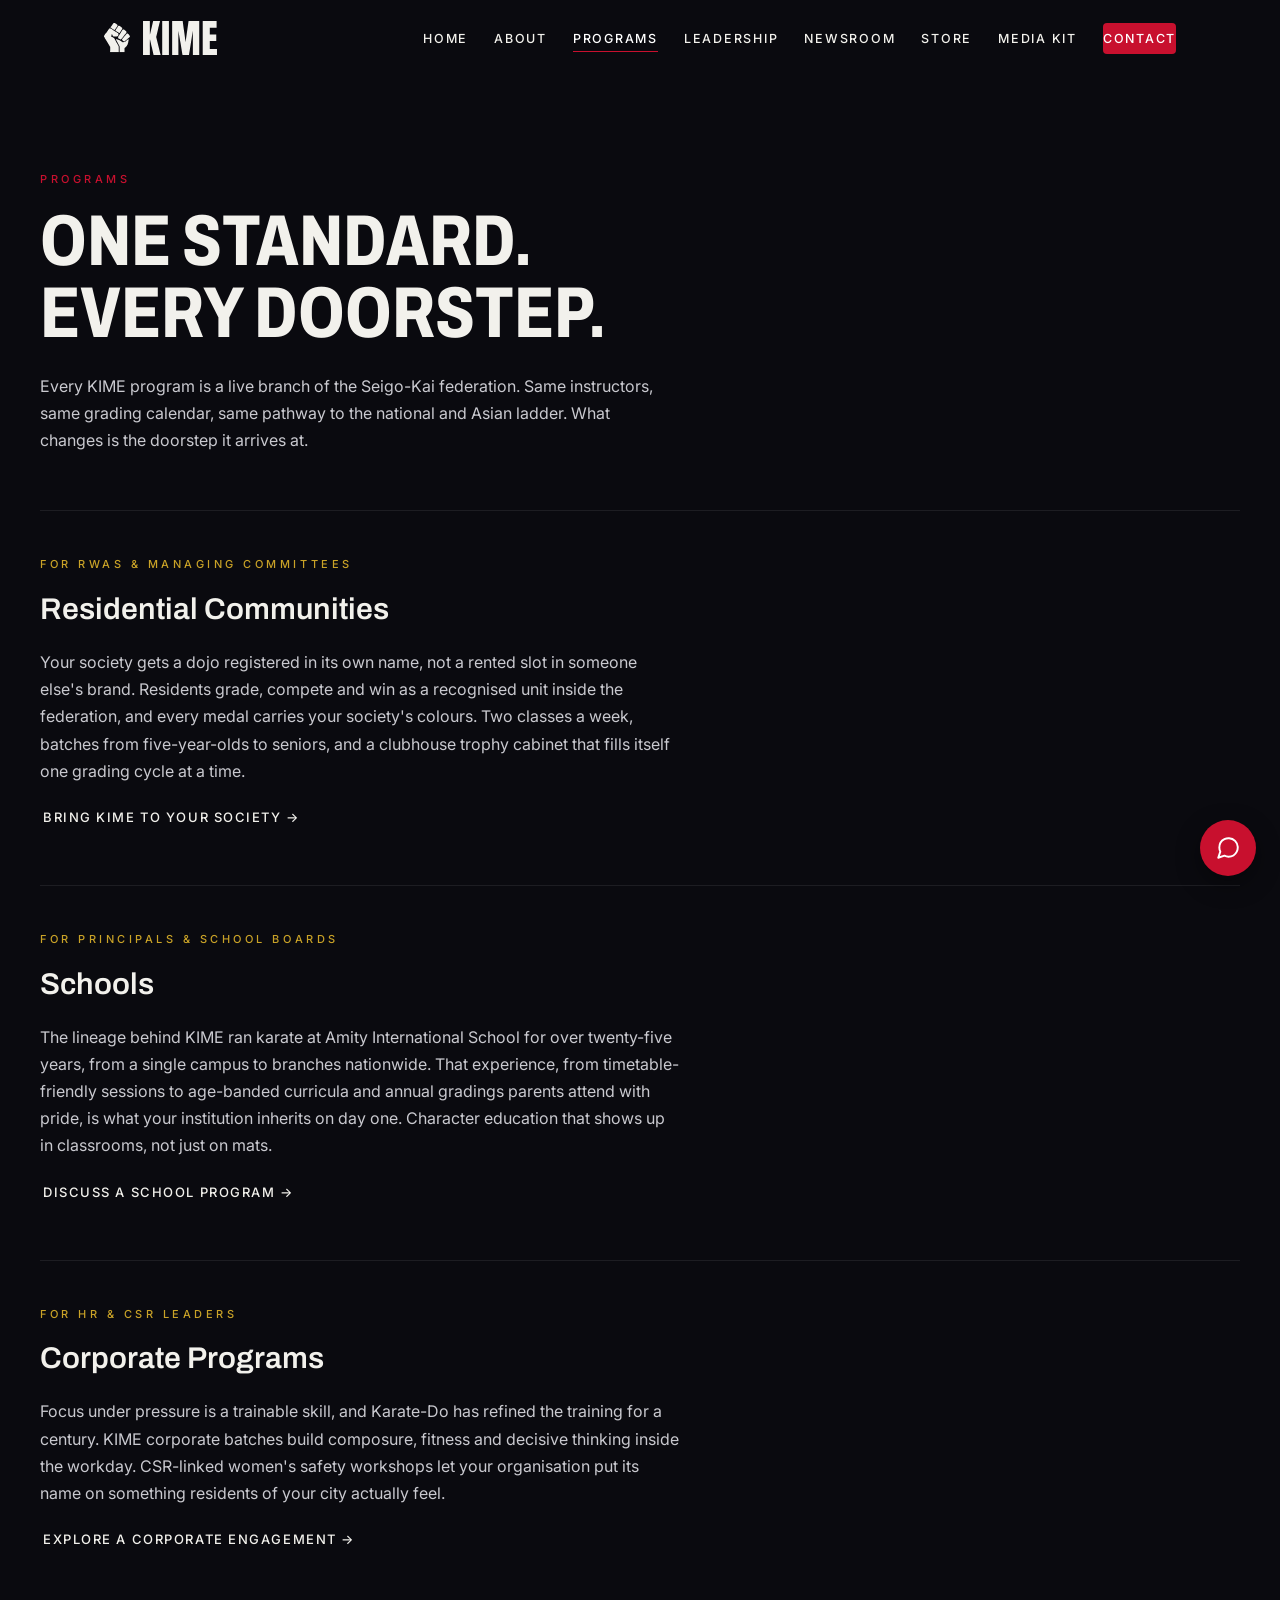
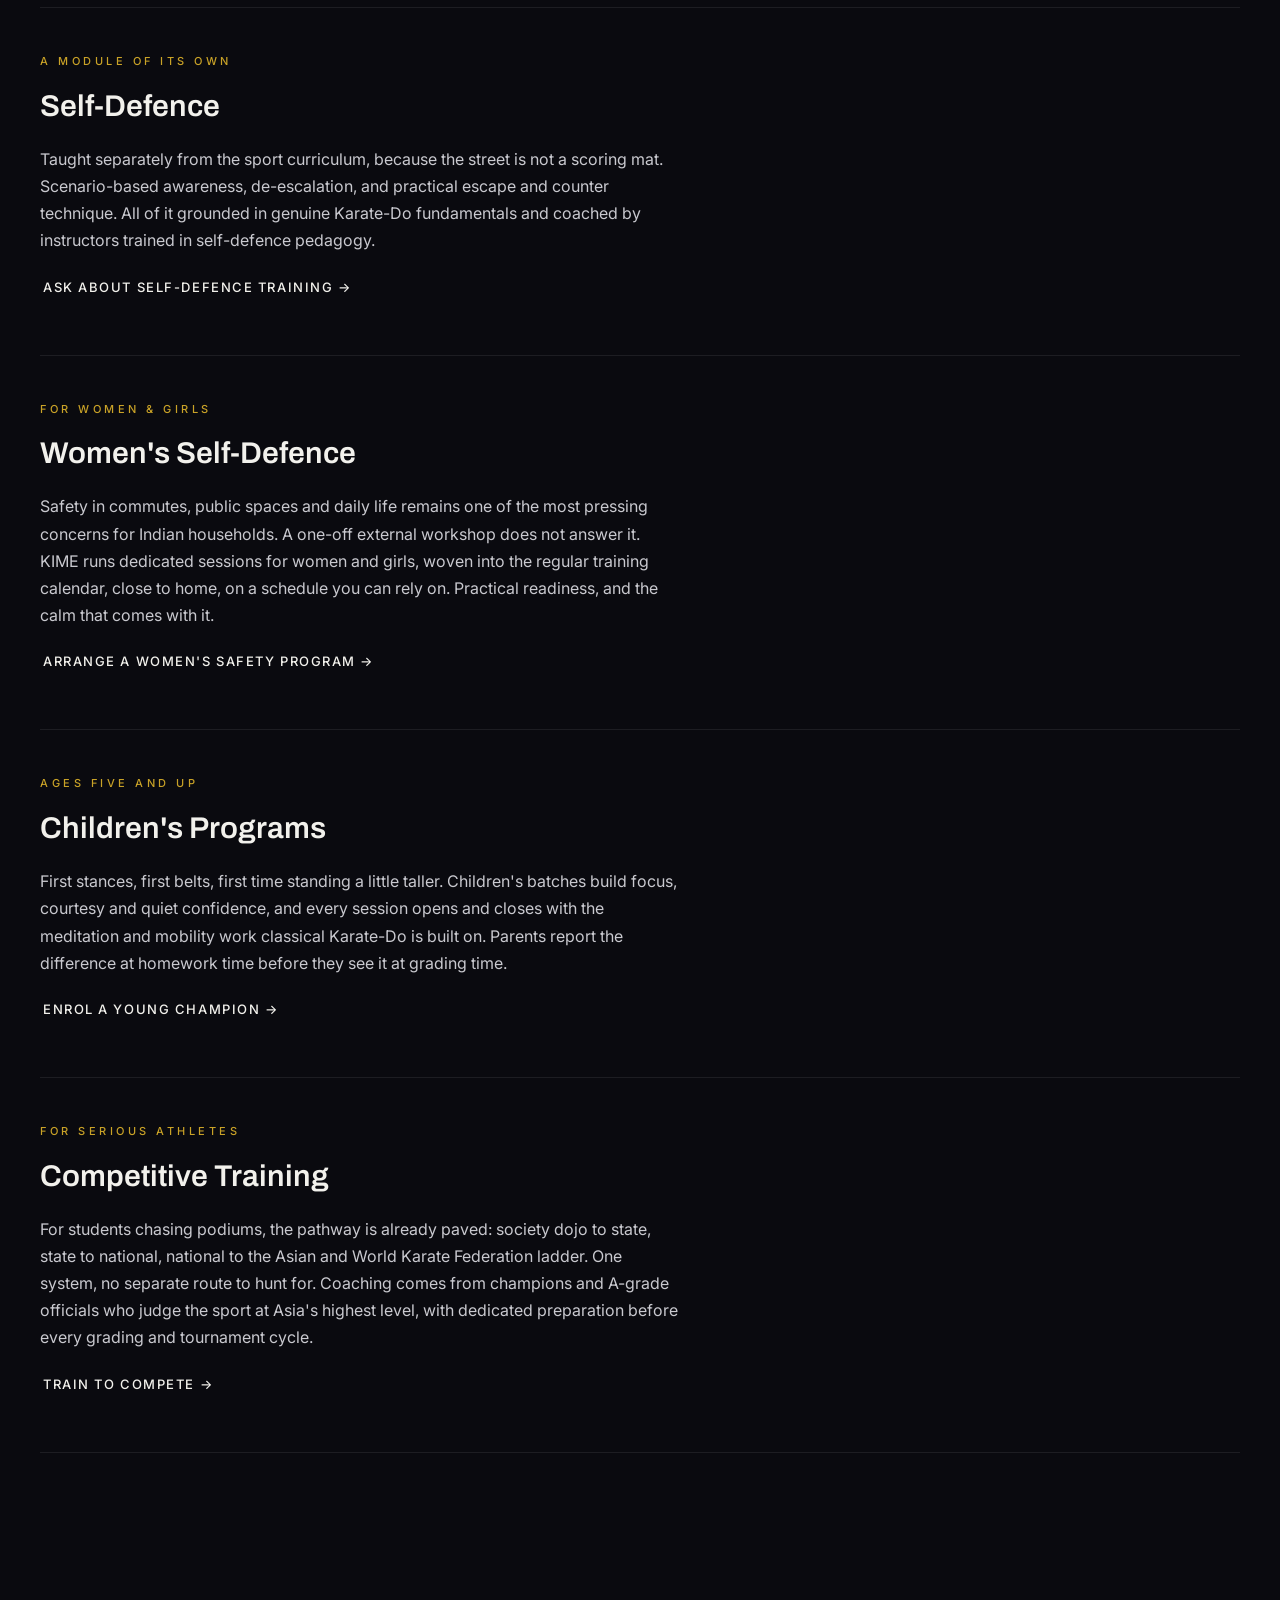
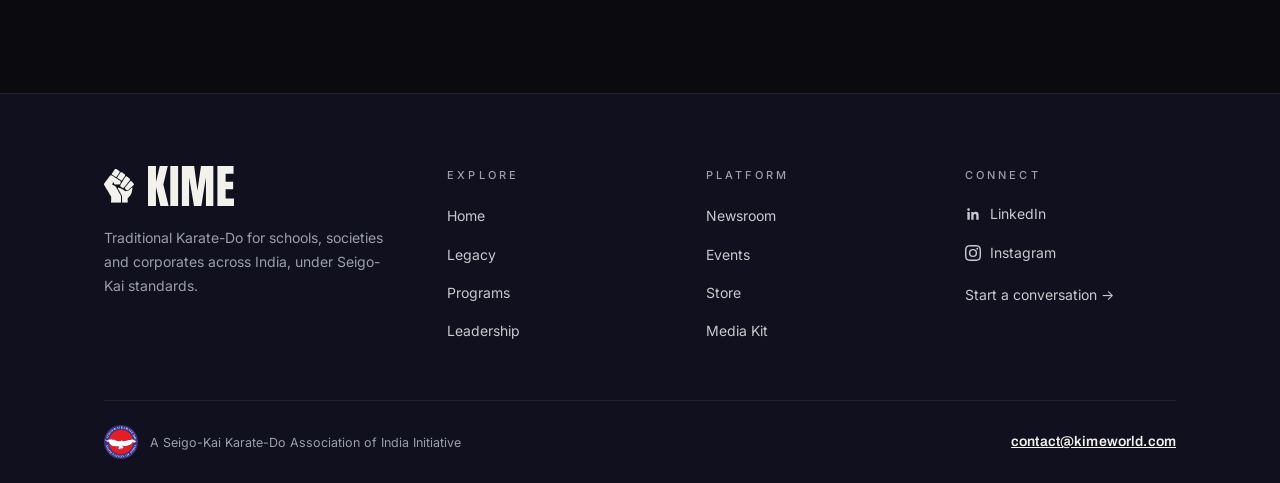
<file: programs.html>
<!DOCTYPE html>
<html lang="en">
<head>
<meta charset="UTF-8">
<meta name="viewport" content="width=device-width, initial-scale=1.0">
<title>Karate Programs for Schools, Societies & Corporates | KIME</title>
<meta name="description" content="One consistent Seigo-Kai standard, delivered at residential communities, schools, corporates and dedicated training centres.">
<link rel="canonical" href="https://kimeworld.com/programs">
<meta name="theme-color" content="#0A0A0F">
<link rel="icon" type="image/svg+xml" href="data:image/svg+xml,%3Csvg%20xmlns%3D%22http%3A%2F%2Fwww.w3.org%2F2000%2Fsvg%22%20viewBox%3D%220%200%201368.000000%201536.000000%22%20role%3D%22img%22%20aria-label%3D%22KIME%20fist%20mark%22%3E%0A%3Cg%20transform%3D%22translate%280.000000%2C1536.000000%29%20scale%280.100000%2C-0.100000%29%22%20fill%3D%22%2523F2F1EC%22%3E%0A%3Cpath%20d%3D%22M5122%2015331%20c-11%20-16%20-58%20-50%20-104%20-76%20-55%20-32%20-115%20-79%20-176%20-139%0A-128%20-124%20-147%20-150%20-202%20-276%20-35%20-79%20-68%20-135%20-118%20-198%20-38%20-48%20-90%20-129%0A-117%20-180%20-37%20-73%20-72%20-120%20-166%20-223%20-71%20-78%20-128%20-150%20-142%20-182%20-14%20-29%0A-41%20-86%20-61%20-127%20-19%20-41%20-62%20-109%20-96%20-150%20-33%20-41%20-81%20-115%20-107%20-165%20-56%0A-109%20-54%20-107%20-195%20-257%20-264%20-281%20-255%20-420%2034%20-544%20101%20-43%20117%20-55%20260%0A-186%2093%20-84%20138%20-118%20215%20-157%2054%20-28%20132%20-78%20173%20-112%2041%20-34%20104%20-75%20140%0A-91%2036%20-17%2092%20-43%20125%20-58%2034%20-16%20104%20-67%20161%20-117%2091%20-79%20126%20-101%20333%20-208%0A128%20-66%20262%20-136%20298%20-155%20113%20-60%20269%20-53%20332%2014%2039%2042%20178%20296%20235%20429%2023%0A55%2050%2090%20153%20200%20163%20173%20166%20176%20223%20306%2035%2080%2067%20135%20118%20199%2038%2048%2088%20125%0A112%20171%2031%2063%2064%20107%20129%20175%2066%2070%2093%20106%20111%20151%2045%20114%2068%20151%20174%20270%20147%0A166%20151%20175%20151%20425%200%20235%20-4%20246%20-121%20371%20-146%20157%20-234%20231%20-340%20287%20-54%2029%0A-133%2079%20-174%20112%20-41%2033%20-119%2083%20-173%20112%20-54%2028%20-119%2067%20-144%2086%20-25%2019%20-98%0A63%20-162%2097%20-230%20123%20-287%20157%20-317%20191%20-45%2050%20-525%2054%20-562%205z%22%2F%3E%0A%3Cpath%20d%3D%22M7730%2013904%20c-67%20-18%20-102%20-42%20-205%20-142%20-146%20-139%20-199%20-205%20-250%0A-303%20-26%20-52%20-79%20-133%20-117%20-181%20-50%20-63%20-83%20-119%20-118%20-198%20-35%20-79%20-68%20-135%0A-118%20-198%20-38%20-48%20-90%20-129%20-117%20-179%20-37%20-73%20-72%20-120%20-165%20-223%20-72%20-79%0A-128%20-150%20-143%20-182%20-14%20-29%20-41%20-87%20-61%20-128%20-19%20-41%20-62%20-109%20-96%20-150%20-33%0A-41%20-81%20-115%20-107%20-165%20-25%20-49%20-79%20-131%20-119%20-182%20-127%20-162%20-139%20-297%20-36%0A-399%2031%20-31%2033%20-32%20162%20-93%2067%20-31%20111%20-62%20199%20-140%2074%20-66%20136%20-112%20177%20-131%0A35%20-17%2092%20-43%20127%20-60%2034%20-16%2096%20-57%20137%20-90%2041%20-33%20118%20-83%20171%20-110%2052%20-28%0A120%20-68%20150%20-91%2030%20-22%2097%20-63%20149%20-90%2052%20-27%20129%20-76%20170%20-109%2041%20-34%20109%0A-76%20150%20-96%2079%20-36%20179%20-86%20270%20-135%20190%20-102%20312%20-29%20410%20241%2065%20178%2087%20218%0A158%20278%20184%20154%20229%20209%20292%20353%2027%2061%2063%20132%2080%20159%2017%2027%2053%2098%2080%20159%2035%0A80%2068%20136%20118%20199%2038%2048%2091%20129%20117%20180%2039%2076%2059%20103%20114%20150%20156%20135%20173%20159%0A242%20367%2070%20210%2064%20475%20-13%20589%20-78%20114%20-304%20321%20-414%20379%20-117%2061%20-124%2066%0A-244%20177%20-119%20110%20-127%20116%20-240%20175%20-47%2025%20-119%2072%20-160%20105%20-41%2033%20-111%2079%0A-155%20101%20-44%2023%20-117%2067%20-162%2097%20-121%2080%20-285%20106%20-433%2066z%22%2F%3E%0A%3Cpath%20d%3D%22M3090%2012550%20c-107%20-18%20-158%20-57%20-428%20-330%20-191%20-192%20-206%20-212%20-257%0A-330%20-56%20-128%20-89%20-174%20-187%20-255%20-87%20-73%20-111%20-106%20-157%20-216%20-47%20-109%20-92%0A-168%20-187%20-245%20-105%20-84%20-142%20-133%20-198%20-263%20-30%20-70%20-65%20-127%20-113%20-188%20-39%0A-48%20-91%20-128%20-116%20-178%20-76%20-147%20-264%20-371%20-425%20-507%20-93%20-78%20-113%20-106%20-166%0A-228%20-44%20-101%20-66%20-131%20-217%20-293%20-94%20-101%20-124%20-142%20-164%20-218%20-26%20-52%20-78%0A-132%20-115%20-179%20-37%20-47%20-86%20-123%20-110%20-169%20-50%20-101%20-171%20-273%20-217%20-310%20-33%0A-26%20-33%20-26%20-33%20-278%200%20-253%200%20-253%2047%20-300%2055%20-55%20119%20-143%20194%20-264%2028%20-46%0A63%20-99%2078%20-119%2066%20-85%20102%20-168%20152%20-354%2036%20-134%2056%20-165%20153%20-246%20103%20-85%0A137%20-139%20206%20-328%2071%20-197%2076%20-206%20216%20-359%2087%20-95%20122%20-142%20159%20-215%2026%20-51%0A78%20-131%20115%20-178%2037%20-47%2088%20-125%20113%20-175%2026%20-49%2074%20-124%20107%20-165%2034%20-41%2077%0A-109%2096%20-150%2020%20-41%2047%20-98%2060%20-125%2013%20-28%2041%20-74%2063%20-104%2022%20-30%2062%20-95%2087%0A-145%2026%20-50%2078%20-130%20116%20-178%2050%20-63%2083%20-119%20118%20-199%2027%20-61%2062%20-132%2078%20-157%0A16%20-26%2050%20-87%2076%20-137%2025%20-49%2073%20-124%20106%20-165%2034%20-41%2077%20-109%2096%20-150%2020%20-41%0A47%20-98%2060%20-125%2013%20-28%2041%20-74%2063%20-104%2022%20-30%2062%20-95%2087%20-145%2026%20-50%2077%20-129%0A114%20-176%2037%20-47%2084%20-119%20105%20-160%2021%20-41%2062%20-111%2091%20-155%2029%20-44%2067%20-118%2084%0A-164%2035%20-97%2032%20-92%20125%20-191%20120%20-126%20110%20-21%20110%20-1140%200%20-965%200%20-965%20-34%0A-1070%20-34%20-105%20-34%20-105%20-39%20-412%20l-4%20-308%202281%200%202281%200%20-2%201493%20c-3%201343%20-5%0A1495%20-19%201527%20-9%2019%20-39%2070%20-66%20112%20-36%2055%20-56%20100%20-72%20160%20-33%20129%20-63%20197%0A-130%20301%20-34%2052%20-84%20145%20-111%20206%20-35%2080%20-67%20135%20-118%20199%20-38%2048%20-86%20121%0A-107%20162%20-20%2041%20-61%20111%20-91%20155%20-30%2045%20-67%20117%20-84%20165%20-17%2047%20-55%20121%20-84%0A165%20-29%2044%20-70%20114%20-91%20155%20-21%2041%20-68%20113%20-105%20160%20-37%2047%20-88%20126%20-114%20177%0A-26%2051%20-62%20112%20-80%20135%20-56%2074%20-83%20128%20-136%20278%20-28%2080%20-67%20172%20-85%20205%20-19%0A33%20-59%20107%20-89%20165%20-31%2058%20-83%20139%20-115%20180%20-33%2041%20-75%20101%20-93%20132%20-18%2032%0A-63%20105%20-100%20163%20-36%2059%20-85%20150%20-108%20205%20-23%2054%20-55%20119%20-71%20144%20-47%2075%20-65%0A115%20-123%20276%20-68%20187%20-90%20222%20-247%20379%20-156%20155%20-193%20180%20-365%20241%20-76%2027%0A-170%2066%20-209%2086%20-161%2084%20-213%20111%20-265%20134%20-34%2015%20-84%2051%20-132%2097%20-90%2085%20-136%0A109%20-242%20124%20-139%2019%20-195%2049%20-307%20165%20-158%20165%20-140%20237%20119%20481%20257%20242%20277%0A303%20162%20482%20-71%20110%20-85%20202%20-44%20283%2034%2065%2090%2040%20174%20-77%2033%20-47%2081%20-110%20105%0A-141%2058%20-71%2085%20-126%20141%20-281%2024%20-70%2058%20-152%2076%20-182%2017%20-31%2057%20-105%2089%20-165%0A106%20-200%20248%20-300%20459%20-325%2052%20-7%20145%20-26%20205%20-44%20110%20-32%20110%20-32%20900%20-32%0A946%200%20809%20-28%201072%20222%20313%20299%20336%20357%20341%20849%205%20471%204%20474%20-182%20660%20-136%0A135%20-158%20149%20-361%20220%20-160%2056%20-215%2091%20-294%20188%20-86%20104%20-140%20137%20-331%20206%0A-189%2069%20-213%2083%20-350%20210%20-119%20110%20-127%20116%20-240%20175%20-47%2025%20-119%2072%20-160%20105%0A-41%2033%20-103%2074%20-137%2090%20-35%2017%20-91%2043%20-125%2060%20-35%2016%20-97%2057%20-138%2091%20-112%2092%0A-331%20233%20-418%20269%20-115%2047%20-152%2072%20-269%20176%20-82%2074%20-126%20104%20-192%20135%20-133%2062%0A-141%2067%20-226%20149%20-56%2054%20-104%2089%20-160%20118%20-44%2022%20-116%2061%20-159%2086%20-44%2025%20-116%0A58%20-160%2072%20-159%2053%20-243%2091%20-334%20152%20-68%2045%20-105%2062%20-140%2067%20-26%203%20-56%207%20-67%0A9%20-11%202%20-40%200%20-65%20-4z%22%2F%3E%0A%3Cpath%20d%3D%22M9964%2011990%20c-124%20-25%20-195%20-93%20-248%20-239%20-31%20-85%20-46%20-108%20-135%0A-211%20-36%20-41%20-71%20-82%20-78%20-91%20-8%20-9%20-35%20-66%20-62%20-128%20-36%20-80%20-69%20-135%20-119%0A-199%20-38%20-48%20-90%20-128%20-116%20-178%20-25%20-50%20-65%20-115%20-87%20-145%20-22%20-30%20-61%20-94%0A-86%20-144%20-25%20-49%20-77%20-130%20-115%20-178%20-50%20-62%20-83%20-117%20-115%20-190%20-24%20-56%20-62%0A-132%20-84%20-169%20-22%20-36%20-54%20-99%20-71%20-140%20-41%20-97%20-49%20-110%20-138%20-203%20-52%20-56%0A-81%20-95%20-94%20-130%20-45%20-126%20-60%20-155%20-116%20-225%20-33%20-41%20-74%20-101%20-92%20-132%20-18%0A-32%20-63%20-105%20-100%20-163%20-36%20-59%20-85%20-152%20-109%20-207%20-31%20-75%20-61%20-125%20-112%0A-188%20-37%20-47%20-91%20-129%20-119%20-183%20-41%20-79%20-71%20-121%20-159%20-215%20-127%20-136%20-154%0A-185%20-169%20-302%20-6%20-47%20-18%20-113%20-26%20-148%20-41%20-181%2016%20-376%20154%20-524%20189%20-204%0A260%20-261%20404%20-323%2055%20-24%20117%20-55%20138%20-69%2020%20-13%2078%20-45%20128%20-70%2049%20-25%20126%0A-70%20170%20-100%20195%20-133%20447%20-104%20591%2067%2078%2093%20157%20170%20249%20242%2035%2027%2097%2091%20138%0A142%2041%2050%20113%20127%20161%20170%20144%20129%20178%20166%20195%20213%209%2025%2024%2068%2034%2095%2014%2038%2043%0A76%20119%20155%20340%20353%20375%20394%20434%20510%2053%20103%2073%20127%20270%20329%20127%20130%20148%20160%0A201%20281%2027%2061%2064%20130%2083%20153%2049%2060%20281%20286%20353%20345%2070%2058%2093%2091%20124%20182%2031%2089%0A48%20115%20127%20191%20183%20175%20247%20271%20273%20410%2015%2076%2029%20119%2061%20175%2060%20110%2058%20136%0A-24%20299%20-88%20176%20-237%20366%20-318%20407%20-19%209%20-73%2035%20-121%2058%20-76%2035%20-107%2058%20-228%0A171%20-204%20190%20-370%20321%20-480%20379%20-52%2028%20-129%2077%20-170%20110%20-140%20112%20-315%20149%0A-516%20110z%22%2F%3E%0A%3Cpath%20d%3D%22M12121%209830%20c-91%20-19%20-150%20-61%20-313%20-222%20-94%20-92%20-153%20-169%20-198%0A-257%20-68%20-132%20-225%20-323%20-456%20-556%20-264%20-266%20-287%20-294%20-344%20-404%20-64%20-124%0A-164%20-245%20-349%20-419%20-160%20-152%20-185%20-183%20-240%20-311%20-52%20-120%20-89%20-169%20-185%0A-245%20-165%20-132%20-362%20-365%20-451%20-536%20-31%20-58%20-69%20-129%20-85%20-159%20-65%20-117%20-47%0A-163%20138%20-361%20112%20-121%20128%20-142%20176%20-244%2065%20-134%2087%20-156%20196%20-199%2047%20-18%0A119%20-56%20160%20-85%20225%20-152%20417%20-181%20666%20-98%20192%2063%20217%2081%20533%20392%20298%20293%20290%0A287%20406%20346%2062%2031%20105%2065%20190%20147%2061%2058%20139%20133%20175%20166%2036%2033%20108%20107%20160%0A163%20102%20112%20128%20131%20236%20178%20110%2048%20141%2074%20400%20330%20266%20264%20390%20383%20480%20461%0A43%2036%2071%2072%2098%20123%2046%2086%2085%20132%20131%20154%2055%2026%2055%20306%200%20332%20-46%2022%20-85%2068%0A-131%20154%20-27%2051%20-55%2087%20-98%20123%20-195%20168%20-233%20213%20-296%20358%20-59%20134%20-71%20149%0A-313%20390%20-199%20198%20-248%20239%20-319%20266%20-51%2018%20-298%2027%20-367%2013z%22%2F%3E%0A%3Cpath%20d%3D%22M12720%206857%20c-73%20-20%20-129%20-66%20-384%20-316%20-219%20-215%20-249%20-241%20-326%0A-280%20-108%20-56%20-142%20-82%20-197%20-151%20-64%20-79%20-550%20-567%20-600%20-602%20-77%20-53%20-112%0A-60%20-333%20-68%20-227%20-8%20-248%20-13%20-362%20-81%20-97%20-57%20-138%20-69%20-278%20-79%20-130%20-9%0A-163%20-18%20-270%20-69%20-121%20-58%20-158%20-47%20-314%2092%20-75%2067%20-133%20109%20-203%20145%20-54%2029%0A-132%2079%20-173%20112%20-41%2033%20-113%2080%20-160%20105%20-113%2059%20-121%2065%20-240%20175%20-126%20116%0A-145%20130%20-258%20179%20-90%2039%20-126%2061%20-237%20147%20-33%2025%20-102%2068%20-155%2095%20-52%2027%0A-122%2065%20-155%2084%20-67%2039%20-254%20104%20-385%20134%20-109%2025%20-131%2034%20-210%2081%20-94%2057%0A-140%2070%20-280%2080%20-140%2010%20-186%2023%20-280%2080%20-112%2068%20-137%2074%20-310%2074%20-175%201%20-222%0A-8%20-276%20-56%20-80%20-71%20-85%20-151%20-15%20-246%2098%20-134%20244%20-369%20292%20-472%2085%20-184%20226%0A-444%20272%20-504%2019%20-26%2057%20-88%2083%20-139%2026%20-51%2078%20-131%20116%20-179%2051%20-64%2083%20-119%0A119%20-200%2027%20-62%2060%20-128%2073%20-148%2041%20-62%2064%20-114%20117%20-262%2052%20-148%2079%20-202%20135%0A-276%2018%20-23%2053%20-84%2079%20-135%2026%20-51%2061%20-113%2077%20-139%2016%20-25%2051%20-96%2078%20-157%2035%0A-80%2067%20-135%20118%20-199%2038%20-48%2086%20-121%20107%20-162%2020%20-41%2060%20-108%2087%20-149%2065%20-95%0A74%20-120%2089%20-226%206%20-48%2025%20-133%2043%20-189%2031%20-101%2031%20-101%2034%20-1528%20l2%20-1428%0A1280%200%201279%200%203%201013%20c4%201198%20-20%201051%20203%201264%2079%2076%20235%20235%20346%20353%20110%0A118%20274%20287%20364%20375%20152%20150%20165%20166%20210%20255%2026%2052%2079%20134%20117%20182%2050%2063%2083%0A119%20118%20199%2027%2061%2062%20132%2079%20157%2016%2026%2088%20165%20160%20309%20131%20260%20145%20298%20170%0A453%207%2040%2022%2082%2041%20112%2016%2026%2043%2069%2060%2096%2042%2066%2050%20126%2050%20362%200%20235%208%20291%2050%0A373%2017%2031%2045%2085%2063%20119%2032%2062%2032%2063%2032%20213%200%20150%200%20150%2038%20236%2053%20123%2059%20171%0A55%20434%20-3%20224%20-4%20231%20-28%20274%20-41%2073%20-120%20102%20-210%2078z%22%2F%3E%0A%3C%2Fg%3E%0A%3C%2Fsvg%3E">
<meta property="og:title" content="Karate Programs for Schools, Societies & Corporates | KIME">
<meta property="og:description" content="One consistent Seigo-Kai standard, delivered at residential communities, schools, corporates and dedicated training centres.">
<meta property="og:type" content="website">
<meta name="twitter:card" content="summary_large_image">
<script type="application/ld+json">{"@context":"https://schema.org","@type":"SportsOrganization","name":"KIME","alternateName":"Kime India","parentOrganization":{"@type":"SportsOrganization","name":"Seigo-Kai Karate-Do Association of India","foundingDate":"1969"},"sameAs":["https://www.linkedin.com/company/kime-india"],"sport":"Karate","areaServed":"IN"}</script>
<link rel="preconnect" href="https://fonts.googleapis.com">
<link rel="preconnect" href="https://fonts.gstatic.com" crossorigin>
<link href="https://fonts.googleapis.com/css2?family=Archivo:ital,wdth,wght@0,62..125,100..900&family=Inter:wght@300;400;500;600&family=Newsreader:ital,opsz,wght@1,6..72,300..500&family=Noto+Serif+JP:wght@300&display=swap" rel="stylesheet">

<meta property="og:url" content="https://kimeworld.com/programs">
<link rel="stylesheet" href="/styles.css">
</head>
<body class="locked">
<a class="skip" href="#main">Skip to content</a>

<svg width="0" height="0" style="position:absolute" aria-hidden="true">
  <defs>
    <symbol id="fist" viewBox="0 0 1368 1536"><g transform="translate(0.000000,1536.000000) scale(0.100000,-0.100000)">
<path d="M5122 15331 c-11 -16 -58 -50 -104 -76 -55 -32 -115 -79 -176 -139
-128 -124 -147 -150 -202 -276 -35 -79 -68 -135 -118 -198 -38 -48 -90 -129
-117 -180 -37 -73 -72 -120 -166 -223 -71 -78 -128 -150 -142 -182 -14 -29
-41 -86 -61 -127 -19 -41 -62 -109 -96 -150 -33 -41 -81 -115 -107 -165 -56
-109 -54 -107 -195 -257 -264 -281 -255 -420 34 -544 101 -43 117 -55 260
-186 93 -84 138 -118 215 -157 54 -28 132 -78 173 -112 41 -34 104 -75 140
-91 36 -17 92 -43 125 -58 34 -16 104 -67 161 -117 91 -79 126 -101 333 -208
128 -66 262 -136 298 -155 113 -60 269 -53 332 14 39 42 178 296 235 429 23
55 50 90 153 200 163 173 166 176 223 306 35 80 67 135 118 199 38 48 88 125
112 171 31 63 64 107 129 175 66 70 93 106 111 151 45 114 68 151 174 270 147
166 151 175 151 425 0 235 -4 246 -121 371 -146 157 -234 231 -340 287 -54 29
-133 79 -174 112 -41 33 -119 83 -173 112 -54 28 -119 67 -144 86 -25 19 -98
63 -162 97 -230 123 -287 157 -317 191 -45 50 -525 54 -562 5z"/>
<path d="M7730 13904 c-67 -18 -102 -42 -205 -142 -146 -139 -199 -205 -250
-303 -26 -52 -79 -133 -117 -181 -50 -63 -83 -119 -118 -198 -35 -79 -68 -135
-118 -198 -38 -48 -90 -129 -117 -179 -37 -73 -72 -120 -165 -223 -72 -79
-128 -150 -143 -182 -14 -29 -41 -87 -61 -128 -19 -41 -62 -109 -96 -150 -33
-41 -81 -115 -107 -165 -25 -49 -79 -131 -119 -182 -127 -162 -139 -297 -36
-399 31 -31 33 -32 162 -93 67 -31 111 -62 199 -140 74 -66 136 -112 177 -131
35 -17 92 -43 127 -60 34 -16 96 -57 137 -90 41 -33 118 -83 171 -110 52 -28
120 -68 150 -91 30 -22 97 -63 149 -90 52 -27 129 -76 170 -109 41 -34 109
-76 150 -96 79 -36 179 -86 270 -135 190 -102 312 -29 410 241 65 178 87 218
158 278 184 154 229 209 292 353 27 61 63 132 80 159 17 27 53 98 80 159 35
80 68 136 118 199 38 48 91 129 117 180 39 76 59 103 114 150 156 135 173 159
242 367 70 210 64 475 -13 589 -78 114 -304 321 -414 379 -117 61 -124 66
-244 177 -119 110 -127 116 -240 175 -47 25 -119 72 -160 105 -41 33 -111 79
-155 101 -44 23 -117 67 -162 97 -121 80 -285 106 -433 66z"/>
<path d="M3090 12550 c-107 -18 -158 -57 -428 -330 -191 -192 -206 -212 -257
-330 -56 -128 -89 -174 -187 -255 -87 -73 -111 -106 -157 -216 -47 -109 -92
-168 -187 -245 -105 -84 -142 -133 -198 -263 -30 -70 -65 -127 -113 -188 -39
-48 -91 -128 -116 -178 -76 -147 -264 -371 -425 -507 -93 -78 -113 -106 -166
-228 -44 -101 -66 -131 -217 -293 -94 -101 -124 -142 -164 -218 -26 -52 -78
-132 -115 -179 -37 -47 -86 -123 -110 -169 -50 -101 -171 -273 -217 -310 -33
-26 -33 -26 -33 -278 0 -253 0 -253 47 -300 55 -55 119 -143 194 -264 28 -46
63 -99 78 -119 66 -85 102 -168 152 -354 36 -134 56 -165 153 -246 103 -85
137 -139 206 -328 71 -197 76 -206 216 -359 87 -95 122 -142 159 -215 26 -51
78 -131 115 -178 37 -47 88 -125 113 -175 26 -49 74 -124 107 -165 34 -41 77
-109 96 -150 20 -41 47 -98 60 -125 13 -28 41 -74 63 -104 22 -30 62 -95 87
-145 26 -50 78 -130 116 -178 50 -63 83 -119 118 -199 27 -61 62 -132 78 -157
16 -26 50 -87 76 -137 25 -49 73 -124 106 -165 34 -41 77 -109 96 -150 20 -41
47 -98 60 -125 13 -28 41 -74 63 -104 22 -30 62 -95 87 -145 26 -50 77 -129
114 -176 37 -47 84 -119 105 -160 21 -41 62 -111 91 -155 29 -44 67 -118 84
-164 35 -97 32 -92 125 -191 120 -126 110 -21 110 -1140 0 -965 0 -965 -34
-1070 -34 -105 -34 -105 -39 -412 l-4 -308 2281 0 2281 0 -2 1493 c-3 1343 -5
1495 -19 1527 -9 19 -39 70 -66 112 -36 55 -56 100 -72 160 -33 129 -63 197
-130 301 -34 52 -84 145 -111 206 -35 80 -67 135 -118 199 -38 48 -86 121
-107 162 -20 41 -61 111 -91 155 -30 45 -67 117 -84 165 -17 47 -55 121 -84
165 -29 44 -70 114 -91 155 -21 41 -68 113 -105 160 -37 47 -88 126 -114 177
-26 51 -62 112 -80 135 -56 74 -83 128 -136 278 -28 80 -67 172 -85 205 -19
33 -59 107 -89 165 -31 58 -83 139 -115 180 -33 41 -75 101 -93 132 -18 32
-63 105 -100 163 -36 59 -85 150 -108 205 -23 54 -55 119 -71 144 -47 75 -65
115 -123 276 -68 187 -90 222 -247 379 -156 155 -193 180 -365 241 -76 27
-170 66 -209 86 -161 84 -213 111 -265 134 -34 15 -84 51 -132 97 -90 85 -136
109 -242 124 -139 19 -195 49 -307 165 -158 165 -140 237 119 481 257 242 277
303 162 482 -71 110 -85 202 -44 283 34 65 90 40 174 -77 33 -47 81 -110 105
-141 58 -71 85 -126 141 -281 24 -70 58 -152 76 -182 17 -31 57 -105 89 -165
106 -200 248 -300 459 -325 52 -7 145 -26 205 -44 110 -32 110 -32 900 -32
946 0 809 -28 1072 222 313 299 336 357 341 849 5 471 4 474 -182 660 -136
135 -158 149 -361 220 -160 56 -215 91 -294 188 -86 104 -140 137 -331 206
-189 69 -213 83 -350 210 -119 110 -127 116 -240 175 -47 25 -119 72 -160 105
-41 33 -103 74 -137 90 -35 17 -91 43 -125 60 -35 16 -97 57 -138 91 -112 92
-331 233 -418 269 -115 47 -152 72 -269 176 -82 74 -126 104 -192 135 -133 62
-141 67 -226 149 -56 54 -104 89 -160 118 -44 22 -116 61 -159 86 -44 25 -116
58 -160 72 -159 53 -243 91 -334 152 -68 45 -105 62 -140 67 -26 3 -56 7 -67
9 -11 2 -40 0 -65 -4z"/>
<path d="M9964 11990 c-124 -25 -195 -93 -248 -239 -31 -85 -46 -108 -135
-211 -36 -41 -71 -82 -78 -91 -8 -9 -35 -66 -62 -128 -36 -80 -69 -135 -119
-199 -38 -48 -90 -128 -116 -178 -25 -50 -65 -115 -87 -145 -22 -30 -61 -94
-86 -144 -25 -49 -77 -130 -115 -178 -50 -62 -83 -117 -115 -190 -24 -56 -62
-132 -84 -169 -22 -36 -54 -99 -71 -140 -41 -97 -49 -110 -138 -203 -52 -56
-81 -95 -94 -130 -45 -126 -60 -155 -116 -225 -33 -41 -74 -101 -92 -132 -18
-32 -63 -105 -100 -163 -36 -59 -85 -152 -109 -207 -31 -75 -61 -125 -112
-188 -37 -47 -91 -129 -119 -183 -41 -79 -71 -121 -159 -215 -127 -136 -154
-185 -169 -302 -6 -47 -18 -113 -26 -148 -41 -181 16 -376 154 -524 189 -204
260 -261 404 -323 55 -24 117 -55 138 -69 20 -13 78 -45 128 -70 49 -25 126
-70 170 -100 195 -133 447 -104 591 67 78 93 157 170 249 242 35 27 97 91 138
142 41 50 113 127 161 170 144 129 178 166 195 213 9 25 24 68 34 95 14 38 43
76 119 155 340 353 375 394 434 510 53 103 73 127 270 329 127 130 148 160
201 281 27 61 64 130 83 153 49 60 281 286 353 345 70 58 93 91 124 182 31 89
48 115 127 191 183 175 247 271 273 410 15 76 29 119 61 175 60 110 58 136
-24 299 -88 176 -237 366 -318 407 -19 9 -73 35 -121 58 -76 35 -107 58 -228
171 -204 190 -370 321 -480 379 -52 28 -129 77 -170 110 -140 112 -315 149
-516 110z"/>
<path d="M12121 9830 c-91 -19 -150 -61 -313 -222 -94 -92 -153 -169 -198
-257 -68 -132 -225 -323 -456 -556 -264 -266 -287 -294 -344 -404 -64 -124
-164 -245 -349 -419 -160 -152 -185 -183 -240 -311 -52 -120 -89 -169 -185
-245 -165 -132 -362 -365 -451 -536 -31 -58 -69 -129 -85 -159 -65 -117 -47
-163 138 -361 112 -121 128 -142 176 -244 65 -134 87 -156 196 -199 47 -18
119 -56 160 -85 225 -152 417 -181 666 -98 192 63 217 81 533 392 298 293 290
287 406 346 62 31 105 65 190 147 61 58 139 133 175 166 36 33 108 107 160
163 102 112 128 131 236 178 110 48 141 74 400 330 266 264 390 383 480 461
43 36 71 72 98 123 46 86 85 132 131 154 55 26 55 306 0 332 -46 22 -85 68
-131 154 -27 51 -55 87 -98 123 -195 168 -233 213 -296 358 -59 134 -71 149
-313 390 -199 198 -248 239 -319 266 -51 18 -298 27 -367 13z"/>
<path d="M12720 6857 c-73 -20 -129 -66 -384 -316 -219 -215 -249 -241 -326
-280 -108 -56 -142 -82 -197 -151 -64 -79 -550 -567 -600 -602 -77 -53 -112
-60 -333 -68 -227 -8 -248 -13 -362 -81 -97 -57 -138 -69 -278 -79 -130 -9
-163 -18 -270 -69 -121 -58 -158 -47 -314 92 -75 67 -133 109 -203 145 -54 29
-132 79 -173 112 -41 33 -113 80 -160 105 -113 59 -121 65 -240 175 -126 116
-145 130 -258 179 -90 39 -126 61 -237 147 -33 25 -102 68 -155 95 -52 27
-122 65 -155 84 -67 39 -254 104 -385 134 -109 25 -131 34 -210 81 -94 57
-140 70 -280 80 -140 10 -186 23 -280 80 -112 68 -137 74 -310 74 -175 1 -222
-8 -276 -56 -80 -71 -85 -151 -15 -246 98 -134 244 -369 292 -472 85 -184 226
-444 272 -504 19 -26 57 -88 83 -139 26 -51 78 -131 116 -179 51 -64 83 -119
119 -200 27 -62 60 -128 73 -148 41 -62 64 -114 117 -262 52 -148 79 -202 135
-276 18 -23 53 -84 79 -135 26 -51 61 -113 77 -139 16 -25 51 -96 78 -157 35
-80 67 -135 118 -199 38 -48 86 -121 107 -162 20 -41 60 -108 87 -149 65 -95
74 -120 89 -226 6 -48 25 -133 43 -189 31 -101 31 -101 34 -1528 l2 -1428
1280 0 1279 0 3 1013 c4 1198 -20 1051 203 1264 79 76 235 235 346 353 110
118 274 287 364 375 152 150 165 166 210 255 26 52 79 134 117 182 50 63 83
119 118 199 27 61 62 132 79 157 16 26 88 165 160 309 131 260 145 298 170
453 7 40 22 82 41 112 16 26 43 69 60 96 42 66 50 126 50 362 0 235 8 291 50
373 17 31 45 85 63 119 32 62 32 63 32 213 0 150 0 150 38 236 53 123 59 171
55 434 -3 224 -4 231 -28 274 -41 73 -120 102 -210 78z"/>
</g></symbol>
    <symbol id="wordmark" viewBox="0 0 617 290"><g transform="translate(0.000000,290.000000) scale(0.100000,-0.100000)">
<path d="M0 1450 l0 -1450 285 0 285 0 0 698 c0 383 4 690 9 682 5 -8 77 -322
162 -698 l153 -682 299 0 298 0 -5 18 c-3 9 -91 363 -197 786 l-190 768 160
658 c89 362 161 661 161 664 0 3 -129 6 -288 6 l-287 0 -129 -557 c-71 -307
-133 -567 -137 -578 -4 -11 -8 240 -8 558 l-1 577 -285 0 -285 0 0 -1450z"/>
<path d="M1600 1450 l0 -1450 280 0 280 0 0 1450 0 1450 -280 0 -280 0 0
-1450z"/>
<path d="M2430 1450 l0 -1450 260 0 260 0 1 1043 c0 573 2 1038 5 1032 2 -5
80 -464 174 -1020 93 -556 172 -1020 175 -1033 l5 -22 257 2 257 3 166 1039
165 1039 3 -1041 2 -1042 265 0 265 0 0 1450 0 1450 -445 0 c-245 0 -445 -1
-445 -2 0 -25 -241 -1752 -245 -1756 -3 -3 -5 -1 -5 4 0 5 -54 401 -120 879
-66 478 -120 871 -120 872 0 2 -198 3 -440 3 l-440 0 0 -1450z"/>
<path d="M4980 1450 l0 -1450 595 0 595 0 0 280 0 280 -300 0 -300 0 0 335 0
335 270 0 270 0 0 270 0 270 -270 0 -270 0 0 285 0 285 285 0 285 0 0 280 0
280 -580 0 -580 0 0 -1450z"/>
</g></symbol>
    <symbol id="seigo" viewBox="0 0 72 72">
<g transform="translate(0.000000,72.000000) scale(0.005333,-0.005357)" fill="#393185">
<path d="M6355 13423 c-22 -8 -143 -23 -275 -34 -243 -20 -252 -21 -385 -44
-44 -8 -109 -17 -145 -21 -36 -3 -78 -12 -95 -19 -40 -17 -74 -25 -166 -35
-43 -5 -97 -18 -121 -28 -24 -11 -70 -23 -103 -27 -33 -4 -88 -18 -123 -31
-34 -13 -89 -28 -122 -34 -33 -6 -84 -22 -112 -35 -29 -14 -62 -25 -74 -25
-11 0 -43 -11 -70 -25 -27 -14 -72 -30 -101 -35 -29 -5 -65 -18 -80 -29 -15
-11 -50 -25 -76 -31 -27 -6 -60 -19 -75 -30 -15 -11 -49 -24 -76 -30 -27 -6
-60 -20 -74 -30 -14 -11 -43 -23 -64 -26 -21 -4 -58 -20 -81 -35 -23 -16 -49
-29 -58 -29 -9 0 -36 -13 -60 -30 -24 -16 -51 -30 -60 -30 -9 0 -36 -13 -60
-30 -24 -16 -51 -30 -60 -30 -9 0 -36 -13 -60 -30 -24 -16 -49 -30 -56 -30 -6
0 -24 -11 -40 -24 -15 -13 -46 -31 -68 -40 -21 -9 -47 -26 -57 -36 -11 -11
-27 -20 -37 -20 -10 0 -35 -13 -56 -30 -21 -16 -44 -30 -51 -30 -7 0 -25 -11
-41 -24 -15 -13 -43 -31 -61 -40 -18 -9 -41 -24 -50 -32 -24 -22 -81 -60 -125
-84 -21 -11 -46 -28 -55 -36 -36 -31 -112 -90 -147 -114 -21 -14 -54 -40 -75
-57 -20 -18 -41 -33 -45 -33 -4 0 -24 -14 -44 -30 -190 -159 -270 -227 -292
-249 -52 -51 -99 -91 -107 -91 -5 0 -14 -11 -20 -25 -6 -14 -16 -25 -21 -25
-6 0 -57 -48 -115 -107 -58 -60 -113 -115 -122 -124 -111 -113 -255 -271 -306
-337 -47 -60 -154 -191 -189 -230 -16 -18 -29 -36 -29 -41 0 -5 -13 -26 -29
-47 -55 -72 -96 -124 -124 -156 -15 -18 -27 -38 -27 -44 0 -6 -9 -19 -19 -28
-11 -10 -29 -38 -40 -62 -12 -24 -25 -44 -30 -44 -5 0 -14 -14 -21 -30 -7 -17
-26 -47 -41 -67 -16 -20 -29 -41 -29 -48 0 -6 -13 -26 -29 -44 -16 -18 -32
-44 -36 -59 -3 -14 -17 -39 -31 -55 -13 -16 -24 -37 -24 -46 0 -10 -13 -35
-30 -56 -16 -21 -30 -43 -30 -50 0 -7 -14 -29 -30 -50 -17 -21 -30 -45 -30
-54 0 -9 -14 -38 -30 -66 -16 -27 -30 -55 -30 -62 0 -7 -14 -34 -30 -60 -17
-26 -30 -54 -30 -63 0 -8 -11 -31 -24 -50 -12 -19 -29 -53 -36 -75 -7 -22 -21
-51 -30 -65 -9 -14 -23 -43 -30 -65 -6 -22 -23 -62 -36 -89 -13 -28 -24 -59
-24 -70 0 -12 -14 -48 -30 -81 -16 -33 -30 -68 -30 -78 0 -10 -11 -42 -25 -70
-13 -29 -29 -77 -36 -107 -6 -30 -20 -71 -31 -91 -10 -20 -23 -62 -28 -93 -5
-32 -21 -86 -35 -121 -14 -35 -25 -74 -25 -87 0 -13 -13 -70 -29 -128 -16 -58
-35 -141 -41 -185 -7 -44 -18 -96 -26 -115 -7 -19 -20 -93 -29 -165 -8 -71
-21 -161 -29 -200 -16 -75 -36 -294 -36 -386 0 -62 -18 -169 -31 -183 -11 -12
-12 -660 -2 -670 13 -12 32 -118 32 -176 1 -110 22 -338 41 -440 11 -58 24
-150 31 -205 6 -55 19 -125 29 -155 10 -30 21 -84 25 -119 3 -35 17 -98 30
-140 13 -42 29 -105 35 -141 7 -36 23 -91 36 -122 13 -32 24 -70 24 -86 0 -15
9 -46 20 -67 12 -22 28 -71 36 -110 8 -38 24 -87 34 -108 11 -21 25 -59 30
-84 6 -25 20 -58 30 -74 11 -15 25 -50 30 -78 5 -28 18 -63 29 -79 11 -15 25
-47 31 -72 7 -25 20 -56 30 -70 10 -14 22 -41 27 -60 6 -19 22 -53 37 -74 14
-21 26 -49 26 -61 0 -12 13 -42 30 -66 16 -24 30 -51 30 -60 0 -9 13 -36 30
-60 16 -24 30 -49 30 -55 0 -6 14 -28 30 -49 17 -21 30 -45 30 -55 0 -9 13
-37 30 -61 16 -24 30 -49 30 -55 0 -6 14 -28 30 -49 17 -21 30 -46 30 -56 0
-10 13 -34 30 -52 16 -19 30 -39 30 -44 0 -6 14 -27 30 -48 17 -21 30 -43 30
-50 0 -12 27 -51 88 -126 17 -23 32 -47 32 -54 0 -8 24 -42 53 -77 75 -91 112
-140 127 -168 7 -14 24 -38 37 -55 67 -84 156 -193 177 -215 13 -14 52 -59 86
-100 35 -41 76 -88 91 -105 80 -85 381 -383 428 -423 30 -26 83 -74 117 -107
35 -33 83 -75 106 -93 24 -18 93 -73 153 -122 162 -132 168 -136 195 -150 14
-7 35 -22 47 -33 12 -11 31 -25 42 -31 10 -6 47 -32 82 -59 100 -75 131 -96
169 -113 19 -9 48 -27 63 -40 16 -13 35 -24 43 -24 8 0 23 -9 34 -20 10 -10
37 -28 58 -39 21 -11 44 -26 51 -35 7 -8 25 -18 41 -21 16 -4 46 -20 66 -36
20 -16 45 -29 54 -29 9 0 34 -13 55 -30 21 -16 45 -30 55 -30 9 0 34 -13 56
-30 21 -16 44 -30 50 -30 6 0 35 -13 65 -29 30 -15 70 -31 90 -35 20 -3 44
-15 54 -26 10 -11 36 -25 58 -31 22 -6 52 -20 67 -30 15 -11 45 -25 68 -30 22
-5 57 -20 77 -33 19 -13 54 -27 78 -31 23 -4 58 -17 77 -30 19 -12 57 -25 83
-29 27 -3 62 -15 77 -26 16 -11 55 -25 87 -31 31 -6 75 -20 96 -30 21 -11 63
-25 95 -30 31 -6 74 -20 96 -31 22 -11 73 -25 114 -30 41 -5 84 -15 95 -22 22
-14 65 -24 197 -46 36 -6 79 -17 95 -24 17 -8 74 -19 127 -25 54 -6 126 -18
160 -27 35 -8 161 -23 281 -34 167 -14 222 -22 236 -34 l18 -16 533 0 533 0
18 16 c14 12 62 19 206 30 103 8 213 21 243 29 53 14 142 27 265 41 33 4 69
11 80 17 21 11 57 18 185 37 41 7 95 20 120 31 24 11 72 24 106 28 33 5 79 18
101 29 21 11 68 26 103 32 36 6 91 23 122 36 32 13 67 24 78 24 11 0 43 11 71
25 27 14 72 30 100 35 28 5 63 18 77 29 15 10 43 22 62 26 19 4 60 20 90 36
30 16 64 29 75 29 11 0 40 14 64 30 24 17 56 30 71 30 15 0 44 13 65 30 21 17
45 30 53 30 8 0 34 11 56 24 23 13 52 27 66 31 14 4 39 18 55 30 17 13 48 28
68 33 21 6 51 22 68 36 17 14 39 26 48 26 10 0 35 14 56 30 21 17 43 30 50 30
7 0 29 14 50 30 21 17 44 30 51 30 7 0 29 14 47 30 19 17 41 30 49 30 9 0 31
12 51 28 19 15 48 35 64 44 15 10 47 30 69 45 23 16 53 36 68 46 14 9 36 24
49 32 12 8 42 31 67 50 25 19 59 42 75 51 17 9 46 30 65 45 41 33 67 55 170
138 41 33 91 74 110 91 19 16 55 46 80 66 105 84 574 556 688 692 15 17 41 47
57 66 17 19 59 71 95 116 36 46 74 92 86 104 12 11 27 32 34 46 7 14 19 32 27
40 8 8 23 29 34 45 10 17 35 50 54 75 20 25 43 58 53 74 9 16 29 44 45 61 15
18 27 37 27 42 0 6 14 27 30 48 16 21 30 43 30 50 0 7 15 31 33 54 65 82 77
99 86 123 5 13 21 42 35 63 14 21 26 46 26 55 0 9 14 34 30 55 17 21 30 43 30
49 0 6 14 31 30 55 17 24 30 52 30 61 0 9 11 29 24 43 13 14 30 43 37 64 7 21
20 49 30 63 10 14 23 44 28 66 6 23 20 52 30 66 11 13 24 42 30 65 6 22 20 51
30 65 11 13 24 43 31 67 6 24 20 56 31 70 10 14 25 55 33 89 8 35 21 71 30 81
8 9 19 37 25 62 6 25 22 70 36 100 13 30 25 65 25 79 0 14 11 49 25 78 13 28
29 80 35 114 7 34 21 80 32 102 11 22 25 74 30 115 5 41 14 81 19 87 15 18 28
69 44 175 7 52 21 109 29 125 8 16 22 85 30 154 17 135 21 161 36 230 11 55
30 283 30 365 0 41 6 72 20 98 l20 37 0 443 0 443 -17 24 c-12 18 -20 56 -25
135 -14 215 -33 372 -57 476 -6 24 -11 62 -11 84 0 37 -5 62 -43 220 -8 33
-19 93 -26 133 -6 40 -18 86 -26 103 -9 16 -22 64 -29 107 -8 43 -20 92 -28
108 -8 16 -20 56 -27 89 -7 33 -22 79 -32 103 -11 23 -24 63 -29 90 -5 26 -21
69 -35 96 -14 27 -25 61 -25 76 0 15 -11 44 -25 65 -14 20 -30 59 -35 86 -5
27 -18 61 -29 77 -11 15 -25 47 -31 72 -7 25 -20 56 -30 70 -10 14 -22 42 -28
62 -6 21 -20 50 -31 64 -12 15 -26 44 -31 66 -6 21 -22 55 -35 75 -14 20 -25
44 -25 53 0 10 -9 29 -20 43 -12 14 -26 41 -32 59 -6 18 -21 44 -33 58 -13 14
-28 42 -33 62 -6 20 -22 52 -36 71 -14 19 -26 39 -26 45 0 6 -11 23 -24 39
-14 16 -32 48 -41 71 -10 23 -21 42 -27 42 -5 0 -16 17 -25 37 -8 21 -26 51
-39 66 -13 16 -24 34 -24 41 0 14 -36 66 -87 126 -18 20 -33 42 -33 48 0 6
-13 26 -28 44 -31 37 -48 60 -93 131 -17 26 -35 47 -39 47 -5 0 -12 9 -15 20
-4 11 -46 67 -93 124 -48 56 -103 122 -122 146 -19 24 -47 57 -62 74 -16 17
-43 48 -60 69 -41 47 -462 467 -544 543 -112 102 -131 118 -208 179 -43 33
-93 74 -111 90 -45 40 -132 104 -212 156 -18 11 -33 25 -33 30 0 5 -18 18 -40
29 -22 11 -40 24 -40 29 0 4 -18 16 -39 26 -22 10 -50 28 -62 41 -12 13 -28
24 -36 24 -7 0 -22 9 -32 19 -11 11 -35 28 -53 37 -18 9 -46 27 -61 40 -16 13
-34 24 -41 24 -7 0 -30 13 -51 30 -20 16 -46 32 -58 36 -12 4 -35 17 -50 30
-16 13 -37 24 -46 24 -10 0 -35 14 -56 30 -21 17 -44 30 -51 30 -7 0 -25 10
-41 23 -15 13 -49 31 -75 41 -25 9 -52 24 -58 31 -7 8 -31 20 -54 26 -22 6
-50 19 -61 29 -11 10 -40 23 -63 29 -24 5 -54 18 -65 29 -12 11 -41 25 -65 32
-23 6 -58 22 -78 35 -19 13 -49 27 -66 30 -17 4 -51 18 -76 31 -25 13 -54 24
-66 24 -12 0 -48 14 -81 30 -33 16 -70 30 -83 30 -12 0 -44 11 -70 24 -26 13
-72 29 -102 36 -30 7 -71 21 -91 31 -19 9 -63 22 -97 29 -33 6 -81 19 -105 30
-23 10 -76 24 -117 31 -41 6 -95 19 -120 29 -25 10 -79 23 -120 30 -129 19
-164 26 -185 37 -11 6 -49 14 -85 17 -36 4 -101 13 -145 21 -133 23 -142 24
-385 44 -140 11 -253 26 -280 35 l-45 16 -350 -1 -350 -1 -40 -15z"/>
</g>
<g transform="translate(0.000000,72.000000) scale(0.005333,-0.005357)" fill="#E31E24">
<path d="M6275 11508 c-44 -5 -98 -13 -120 -19 -22 -6 -97 -17 -167 -24 -70
-7 -167 -25 -215 -39 -48 -13 -119 -28 -157 -32 -38 -4 -83 -15 -100 -25 -17
-10 -61 -23 -98 -29 -37 -5 -82 -19 -100 -29 -18 -11 -59 -24 -91 -30 -31 -6
-76 -21 -100 -35 -23 -13 -59 -27 -80 -30 -21 -4 -52 -15 -70 -26 -18 -10 -56
-25 -86 -34 -30 -9 -61 -22 -70 -30 -9 -8 -34 -19 -57 -25 -22 -6 -53 -22 -69
-35 -15 -13 -43 -26 -62 -29 -18 -3 -47 -17 -64 -31 -17 -14 -39 -26 -49 -26
-10 0 -31 -11 -47 -24 -15 -13 -39 -27 -53 -31 -14 -4 -46 -20 -71 -36 -25
-16 -50 -29 -56 -29 -5 0 -18 -9 -29 -21 -10 -11 -34 -27 -54 -35 -19 -8 -44
-23 -55 -34 -11 -10 -31 -24 -45 -30 -37 -16 -142 -90 -209 -147 -21 -18 -43
-33 -48 -33 -8 0 -48 -31 -193 -150 -112 -91 -368 -341 -510 -499 -47 -52
-111 -122 -143 -156 -32 -34 -77 -91 -100 -127 -24 -36 -54 -80 -68 -97 -71
-92 -87 -114 -114 -161 -16 -28 -42 -67 -57 -87 -16 -20 -28 -42 -28 -49 0 -7
-14 -29 -30 -47 -17 -19 -30 -39 -30 -43 0 -5 -14 -29 -30 -53 -17 -24 -30
-51 -30 -60 0 -9 -11 -29 -25 -45 -14 -16 -30 -46 -35 -66 -6 -21 -17 -43 -25
-50 -7 -6 -22 -33 -31 -58 -10 -26 -26 -59 -37 -73 -10 -14 -23 -46 -28 -70
-6 -24 -19 -53 -29 -64 -10 -11 -25 -46 -33 -78 -9 -33 -22 -66 -31 -76 -8 -9
-18 -37 -22 -61 -4 -25 -20 -69 -35 -99 -16 -30 -29 -69 -29 -88 0 -18 -11
-55 -24 -82 -14 -27 -30 -79 -37 -117 -6 -38 -22 -91 -35 -118 -13 -27 -21
-53 -18 -57 3 -5 20 -16 37 -25 18 -9 45 -27 60 -40 l29 -24 72 0 73 0 27 -25
c15 -14 30 -25 34 -26 4 -1 57 -2 118 -3 l111 -3 30 -23 31 -22 29 17 30 17
31 -16 c38 -19 62 -12 62 20 0 29 -249 289 -286 298 -44 11 -131 85 -138 116
-14 73 30 79 113 16 32 -24 87 -57 122 -74 139 -65 155 -73 191 -95 21 -13 48
-33 61 -45 13 -12 44 -26 69 -30 25 -5 61 -20 79 -34 19 -14 63 -40 99 -58 66
-33 104 -60 166 -117 19 -18 45 -33 58 -33 12 0 33 -11 46 -25 25 -27 64 -33
77 -12 4 6 8 36 8 66 0 72 16 82 85 57 39 -14 68 -17 113 -13 39 3 85 0 122
-9 33 -7 104 -14 159 -14 l99 0 31 -19 c17 -10 67 -29 111 -41 89 -25 146 -51
188 -86 16 -13 36 -24 45 -24 29 0 115 -45 160 -84 33 -27 53 -36 80 -36 25 0
44 -8 62 -25 15 -14 46 -29 71 -33 24 -5 64 -23 88 -40 30 -22 56 -32 79 -32
23 0 44 -8 59 -22 17 -16 42 -24 89 -29 46 -5 72 -13 88 -28 13 -13 41 -23 71
-27 31 -3 60 -14 78 -30 l30 -25 66 7 c47 4 89 1 142 -10 l74 -17 445 3 445 3
36 21 c20 12 50 25 67 29 l30 6 22 53 c20 51 29 59 92 84 14 6 29 19 32 30 4
12 35 30 89 50 65 26 97 32 154 32 l71 0 44 -34 c55 -45 118 -108 118 -121 0
-5 16 -30 35 -53 19 -24 37 -52 40 -63 4 -10 18 -21 33 -24 15 -3 41 -11 57
-17 35 -12 37 -12 170 1 55 6 147 10 205 11 l105 0 25 20 25 20 122 0 122 0
58 26 c46 20 67 24 101 19 34 -5 52 -2 85 16 l42 23 87 1 88 1 28 27 28 27 67
0 c37 0 84 6 104 14 21 7 65 21 98 31 33 10 81 29 107 42 30 15 65 23 96 23
66 0 191 28 222 50 14 10 48 21 75 25 28 4 65 17 84 28 18 11 54 24 80 29 25
4 57 17 72 27 29 21 78 29 239 37 l116 6 44 -37 45 -37 59 5 c35 3 69 13 85
25 15 11 51 21 84 25 34 3 84 18 122 37 49 24 84 33 142 37 l78 6 21 22 c14
15 37 24 77 29 40 4 83 20 141 51 58 32 94 45 122 45 22 0 46 6 53 13 20 20
146 16 168 -6 l18 -18 -18 -31 -18 -31 26 -38 25 -39 46 0 c36 0 44 3 37 13
-6 6 -15 48 -22 92 -7 44 -15 96 -17 115 -3 19 -14 51 -25 72 -10 20 -23 68
-29 107 -5 38 -19 85 -30 103 -11 19 -23 56 -27 83 -3 27 -19 73 -35 103 -15
30 -28 64 -28 76 0 11 -14 48 -30 81 -16 33 -30 68 -30 78 0 22 -16 55 -40 82
-10 11 -20 36 -24 56 -3 19 -17 51 -31 69 -14 19 -25 41 -25 49 0 9 -14 36
-30 60 -17 24 -30 52 -30 61 0 10 -13 34 -30 55 -16 21 -30 46 -30 55 0 10
-10 30 -22 45 -23 28 -47 70 -87 151 -12 23 -28 48 -37 55 -9 8 -25 32 -35 54
-11 22 -35 60 -54 85 -19 25 -45 59 -57 76 -91 126 -219 287 -274 344 -13 14
-40 45 -60 70 -51 65 -260 276 -319 323 -27 22 -59 48 -70 59 -60 58 -124 113
-157 134 -21 13 -38 29 -38 34 0 5 -17 21 -37 35 -21 14 -56 37 -78 52 -22 14
-46 34 -53 45 -7 10 -19 18 -26 18 -7 0 -23 11 -36 26 -14 14 -43 33 -65 43
-22 10 -46 25 -54 34 -7 10 -19 17 -25 17 -7 0 -25 14 -41 30 -16 17 -37 30
-46 30 -10 0 -30 11 -46 24 -15 13 -44 31 -63 40 -19 10 -62 33 -95 51 -33 19
-85 46 -115 61 -30 14 -58 30 -61 35 -3 6 -28 17 -54 25 -27 8 -59 24 -71 35
-12 11 -41 25 -64 30 -24 5 -54 18 -67 29 -13 10 -41 21 -63 25 -22 4 -56 18
-77 32 -20 13 -58 28 -83 32 -26 4 -63 17 -82 29 -20 12 -62 27 -94 33 -33 6
-74 19 -92 30 -18 10 -63 24 -100 29 -37 6 -81 19 -98 29 -17 10 -62 21 -100
25 -38 4 -109 19 -158 33 -48 14 -145 31 -215 38 -69 7 -144 18 -166 24 -90
23 -259 31 -615 30 -206 -1 -411 -6 -455 -11z"/>
<path d="M1922 6555 c3 -135 9 -146 50 -97 13 16 44 40 69 55 28 16 51 38 59
57 l12 30 -15 24 c-12 18 -34 28 -88 40 -39 9 -76 16 -81 16 -6 0 -8 -50 -6
-125z"/>
<path d="M11414 6669 c-4 -7 -10 -37 -13 -68 l-6 -55 -55 -28 c-30 -15 -62
-28 -70 -28 -44 0 -53 -55 -14 -89 20 -17 25 -29 22 -59 l-3 -37 -50 -3 c-27
-2 -73 2 -100 8 l-51 12 -39 -18 -40 -19 -6 -101 -5 -102 -30 -35 c-18 -23
-46 -41 -74 -50 -76 -24 -120 -53 -169 -110 -66 -77 -120 -122 -164 -137 -39
-12 -126 -91 -156 -141 -10 -16 -35 -40 -57 -55 l-39 -27 -30 13 c-51 21 -81
23 -113 6 -17 -9 -49 -16 -72 -16 -45 0 -98 -19 -136 -49 -14 -11 -38 -22 -53
-26 -16 -3 -37 -15 -47 -26 -18 -20 -68 -26 -79 -9 -8 13 -70 13 -117 0 -47
-13 -96 -60 -104 -97 -3 -17 -21 -46 -39 -66 -45 -49 -74 -48 -132 3 -52 46
-79 50 -145 21 -35 -15 -48 -27 -63 -62 -36 -85 -53 -92 -126 -59 -61 27 -98
25 -149 -9 l-44 -29 -40 20 c-55 28 -126 21 -165 -16 -42 -41 -98 -45 -159
-13 l-49 26 -29 -20 c-38 -25 -53 -24 -94 6 -42 31 -97 33 -133 5 -34 -27 -73
-25 -142 6 l-58 27 -51 -13 c-105 -28 -195 -10 -233 47 -10 14 -40 50 -68 80
-52 56 -94 73 -149 59 -53 -13 -95 -234 -58 -308 11 -21 33 -40 60 -54 23 -11
59 -37 80 -57 59 -57 132 -117 144 -117 7 0 38 -27 70 -60 31 -33 66 -60 76
-60 25 0 44 -17 91 -80 49 -66 51 -90 9 -125 l-32 -27 -46 4 c-56 6 -155 50
-186 83 l-23 25 -55 0 c-30 0 -67 -5 -82 -10 l-27 -11 8 -72 c18 -166 8 -248
-36 -303 -32 -41 -32 -54 7 -111 28 -41 30 -65 9 -83 -23 -19 -67 3 -116 59
-23 25 -70 76 -105 112 -35 37 -64 74 -64 82 0 8 -13 31 -29 51 -17 21 -31 54
-35 80 -9 58 -39 96 -75 96 -47 0 -65 -31 -66 -113 -1 -40 -7 -92 -13 -117 -7
-25 -15 -125 -18 -222 l-6 -178 -27 -35 c-14 -19 -34 -46 -44 -60 -14 -19 -27
-25 -57 -25 l-40 0 -24 39 c-14 22 -29 42 -35 45 -5 3 -12 25 -16 48 -4 23
-18 58 -30 78 -16 25 -25 57 -29 110 l-6 75 -29 40 c-16 22 -38 41 -50 43 -30
5 -117 -70 -143 -122 -11 -22 -28 -50 -38 -61 -10 -11 -21 -31 -25 -45 -4 -14
-41 -58 -83 -97 l-77 -72 -43 -1 c-57 0 -78 12 -103 63 -12 23 -28 50 -36 59
-21 24 -19 59 5 110 27 59 38 150 20 166 -27 22 -84 18 -125 -10 -21 -14 -47
-29 -58 -32 -11 -3 -40 -31 -65 -62 -25 -31 -56 -69 -68 -85 -37 -45 -73 -40
-111 17 -39 57 -41 110 -6 176 14 26 25 52 25 58 0 7 9 24 19 39 11 15 23 40
27 57 4 16 20 43 36 59 189 196 286 347 275 428 -7 51 -29 74 -86 86 -78 17
-129 -9 -151 -73 -5 -18 -23 -39 -39 -49 -15 -9 -50 -36 -77 -60 -53 -47 -82
-61 -108 -51 -34 13 -19 57 39 114 30 30 55 59 55 64 0 6 12 27 26 48 l27 38
-13 15 c-7 9 -32 20 -56 26 -23 6 -50 20 -60 30 -24 27 -81 25 -112 -3 l-24
-23 -131 -6 -132 -5 -47 -26 c-34 -18 -71 -28 -124 -33 l-76 -8 -40 41 c-42
44 -81 58 -119 44 -22 -9 -165 -17 -226 -13 -12 0 -45 21 -73 46 -28 25 -54
45 -58 45 -23 0 -104 -64 -127 -100 -17 -27 -32 -40 -48 -40 -42 1 -124 96
-139 162 -10 47 -72 128 -97 128 -10 0 -28 -11 -41 -26 -14 -14 -43 -33 -65
-43 -22 -10 -46 -25 -54 -34 -7 -10 -19 -17 -26 -17 -6 0 -33 -11 -59 -25 -26
-14 -58 -25 -72 -25 -34 0 -112 67 -131 112 -19 48 -54 62 -144 56 l-70 -5
-29 -28 c-34 -32 -101 -43 -140 -23 l-25 14 -11 70 c-9 64 -38 125 -67 145 -5
4 -52 10 -103 14 l-93 7 -36 39 -36 40 5 32 c4 20 -1 45 -12 67 -18 36 -19 37
-151 59 -74 12 -98 30 -107 80 -10 53 -21 69 -63 91 -21 10 -41 26 -44 34 -4
9 -27 21 -52 27 -32 8 -53 21 -71 44 l-25 33 1 98 c1 55 1 110 1 123 1 40 -25
55 -104 59 -84 5 -140 -9 -180 -41 l-28 -24 15 -69 c8 -38 17 -110 21 -160 3
-50 14 -115 24 -145 10 -30 24 -94 31 -144 7 -49 21 -107 32 -127 10 -21 23
-72 29 -115 7 -49 20 -91 34 -113 12 -19 25 -58 28 -86 3 -28 15 -66 26 -85
11 -19 25 -56 31 -82 6 -27 19 -60 30 -75 11 -15 24 -48 29 -75 4 -26 20 -64
34 -85 13 -20 28 -50 32 -66 3 -17 14 -41 24 -55 10 -14 21 -38 24 -52 4 -14
17 -41 30 -60 12 -19 31 -55 41 -81 9 -26 22 -51 27 -54 6 -3 21 -29 35 -57
42 -86 68 -132 92 -162 12 -15 22 -33 22 -40 0 -6 10 -20 21 -31 12 -10 30
-37 40 -59 10 -22 35 -60 54 -85 40 -51 75 -99 109 -150 14 -19 33 -44 44 -55
10 -11 25 -31 32 -45 7 -13 23 -36 36 -50 13 -14 64 -72 113 -130 148 -174
344 -369 491 -490 24 -19 58 -48 76 -65 18 -16 47 -42 66 -57 18 -15 49 -41
69 -57 20 -17 42 -31 48 -31 6 0 25 -14 43 -30 17 -17 34 -30 39 -30 4 0 25
-15 46 -32 68 -56 104 -82 132 -94 14 -6 35 -21 45 -33 11 -11 25 -21 31 -21
7 0 29 -13 50 -30 21 -16 46 -30 56 -30 10 0 34 -13 52 -30 19 -16 41 -30 49
-30 8 0 29 -11 48 -25 18 -13 49 -30 69 -36 20 -6 45 -20 56 -30 11 -10 40
-25 63 -33 24 -9 55 -25 69 -36 14 -11 33 -20 43 -20 9 0 39 -11 66 -25 27
-14 66 -30 87 -36 20 -5 54 -21 74 -34 20 -14 48 -25 63 -25 15 0 49 -12 75
-26 27 -14 74 -30 104 -36 31 -5 70 -18 86 -28 17 -10 55 -23 85 -28 30 -6 80
-19 110 -30 30 -12 88 -26 129 -32 40 -6 101 -20 135 -31 33 -12 103 -25 154
-30 51 -5 118 -15 150 -23 112 -29 221 -37 557 -42 422 -7 753 10 865 44 19 6
80 16 136 21 55 6 129 20 165 31 35 11 96 25 134 30 39 5 91 18 117 30 26 11
73 25 105 31 32 5 74 18 93 28 19 10 58 24 86 30 28 5 73 22 99 36 27 14 57
25 69 25 12 0 48 14 81 30 33 16 66 30 73 30 7 0 38 13 69 30 31 17 64 30 73
30 10 0 29 10 44 21 15 12 48 28 74 35 25 8 55 23 66 33 12 10 37 24 57 30 20
7 44 20 54 31 9 10 31 22 49 26 17 3 46 19 64 35 18 16 39 29 46 29 7 0 29 12
49 28 19 15 50 36 68 47 18 11 51 31 73 45 23 14 56 34 75 45 19 11 44 29 55
40 12 11 54 42 93 68 40 26 76 53 80 60 5 7 35 32 68 57 33 25 62 48 63 53 2
4 19 18 37 30 71 48 332 301 457 442 87 97 191 222 206 245 9 14 30 41 47 61
16 20 41 54 55 74 14 20 37 51 51 68 14 18 34 47 43 65 9 17 20 32 25 32 5 0
17 17 26 38 10 20 27 48 37 62 42 55 69 97 88 139 11 23 29 54 40 68 11 14 20
33 20 43 0 9 13 34 29 54 16 20 32 50 36 65 3 16 15 37 26 47 10 9 24 36 30
58 6 23 20 51 31 63 11 11 22 41 25 65 4 27 16 55 34 76 16 18 29 43 29 56 0
13 11 44 25 70 14 26 30 68 36 94 7 26 22 67 34 92 12 25 26 68 30 95 4 28 15
64 26 81 10 17 25 67 33 111 8 44 21 93 29 110 9 17 23 75 31 129 8 55 22 116
31 138 9 21 20 90 26 153 5 63 11 119 15 124 3 5 10 46 15 92 5 45 13 105 19
132 5 28 9 103 9 169 l1 118 -31 37 c-46 53 -117 79 -135 50z"/>
</g>
<g transform="translate(0.000000,72.000000) scale(0.005333,-0.005357)" fill="#FFFFFF">
<path d="M6804 12885 c-4 -9 1 -31 11 -49 l18 -33 -16 -149 c-9 -82 -20 -230
-24 -329 l-6 -180 -30 -29 -29 -30 16 -12 c20 -14 234 -30 246 -18 5 5 0 32
-10 61 l-18 51 14 59 c7 32 14 83 14 114 l0 56 18 16 c10 10 29 17 41 17 l22
0 20 -42 c11 -24 35 -63 55 -88 19 -25 42 -58 52 -74 9 -16 30 -44 46 -63 34
-40 38 -83 11 -113 -10 -11 -16 -22 -14 -24 6 -6 332 -23 347 -18 20 7 14 18
-33 55 -44 34 -77 72 -112 131 -10 16 -26 37 -35 47 -9 10 -26 35 -38 56 -11
21 -36 58 -55 83 -74 96 -96 130 -101 160 -7 34 9 60 38 60 10 0 30 11 44 25
14 14 37 32 52 40 15 9 54 36 87 60 33 25 74 51 91 59 38 18 58 41 51 60 -4 9
-28 15 -79 18 -40 3 -81 8 -90 12 -10 5 -18 4 -18 -1 0 -4 10 -13 22 -18 13
-6 24 -17 26 -26 4 -22 -54 -91 -94 -112 -19 -10 -37 -24 -40 -32 -3 -8 -21
-19 -40 -25 -21 -7 -40 -23 -49 -41 -9 -17 -24 -29 -35 -29 -11 0 -40 -18 -64
-40 l-43 -40 -31 0 c-17 0 -32 6 -35 13 -2 6 -2 73 0 147 l5 135 36 32 c24 21
33 35 27 41 -6 5 -67 13 -138 16 l-127 7 -6 -16z"/>
<path d="M6130 12871 c-8 -4 -55 -13 -105 -20 -49 -7 -105 -15 -122 -17 -42
-6 -42 -23 2 -61 22 -20 35 -40 35 -56 0 -73 23 -294 41 -383 21 -108 28 -251
15 -295 l-8 -26 14 -5 c20 -7 246 6 254 15 4 4 -5 20 -20 36 -37 39 -52 96
-61 231 -7 120 -22 237 -49 381 -11 56 -14 99 -8 125 l8 39 32 14 c17 8 32 18
32 23 0 10 -40 10 -60 -1z"/>
<path d="M5236 12698 c-3 -7 -7 -51 -10 -98 -3 -53 -15 -110 -30 -150 -27 -74
-43 -209 -28 -236 l10 -17 12 24 c8 13 15 58 18 99 8 128 36 134 110 21 28
-44 61 -82 72 -86 48 -15 27 -95 -26 -95 -34 0 -54 -10 -54 -27 l0 -16 53 8
c101 14 113 8 200 -111 l28 -38 -6 -28 c-7 -31 -1 -33 40 -18 15 6 59 15 98
20 101 15 117 19 117 30 0 6 -27 38 -61 72 -33 33 -71 77 -85 97 -13 20 -46
65 -73 101 -27 36 -62 82 -78 103 -15 22 -38 50 -51 64 -13 14 -34 41 -47 61
-13 21 -37 54 -52 74 -15 20 -48 64 -72 98 -42 58 -76 77 -85 48z"/>
<path d="M8221 12688 c-18 -35 -53 -83 -136 -186 -19 -24 -35 -53 -35 -64 l0
-20 43 6 42 7 18 -94 c22 -122 22 -152 -3 -170 l-20 -14 -54 15 c-56 15 -110
10 -103 -11 5 -16 42 -25 112 -26 71 -2 88 -13 114 -72 39 -88 36 -177 -6
-193 -30 -12 0 -25 75 -32 42 -4 106 -18 141 -31 35 -13 66 -22 68 -19 3 3 -4
17 -16 32 -11 15 -21 32 -21 39 0 7 -9 33 -20 57 -11 25 -24 87 -30 139 -6 52
-19 121 -29 154 -10 33 -24 105 -31 160 -6 55 -20 129 -32 165 -11 36 -19 83
-19 105 0 22 -2 48 -5 58 -8 24 -39 21 -53 -5z"/>
<path d="M4539 12496 c-15 -13 -45 -26 -68 -30 -49 -7 -59 -25 -36 -60 l16
-25 -6 -48 c-5 -29 -17 -58 -30 -73 -13 -14 -28 -43 -34 -66 -6 -22 -20 -49
-31 -59 -11 -10 -20 -24 -20 -31 0 -8 -18 -50 -40 -94 l-41 -80 -18 0 c-24 0
-37 17 -46 57 -3 18 -16 44 -27 58 -11 14 -25 45 -30 68 -5 23 -19 52 -31 65
l-21 22 12 33 c7 19 12 39 12 47 l0 13 -35 -6 c-20 -3 -49 -17 -65 -30 -16
-14 -47 -28 -69 -32 -21 -3 -47 -15 -56 -25 l-18 -19 32 -36 c17 -20 31 -41
31 -48 0 -7 11 -28 25 -47 14 -19 25 -41 25 -51 0 -9 13 -40 29 -70 15 -30 31
-66 35 -81 3 -15 17 -44 31 -64 14 -20 25 -47 25 -58 0 -12 11 -37 25 -56 14
-19 30 -52 36 -74 6 -21 20 -52 32 -68 l21 -28 -12 -33 c-7 -19 -12 -36 -12
-40 0 -15 63 -6 87 12 13 11 48 27 77 35 28 9 63 27 76 41 l23 25 -29 10 c-33
12 -96 111 -109 170 -4 19 -18 48 -31 63 -26 31 -31 76 -12 95 19 19 57 14 81
-12 12 -13 39 -28 60 -34 20 -6 51 -22 68 -36 17 -14 38 -26 47 -26 9 0 32
-11 51 -23 20 -13 49 -32 65 -41 l28 -18 -5 -39 -5 -39 33 20 c18 11 39 20 47
20 8 0 37 12 64 26 27 15 69 32 94 38 l45 11 3 21 3 22 -44 21 c-24 11 -50 21
-58 21 -8 0 -34 14 -58 30 -24 17 -52 30 -62 30 -9 0 -30 11 -46 24 -15 13
-46 29 -68 36 -22 7 -49 20 -60 30 -11 9 -40 24 -65 34 -55 20 -87 46 -99 79
-13 33 -4 63 24 81 13 9 27 33 34 59 6 25 17 47 25 50 8 3 19 23 26 44 7 21
22 54 34 73 13 19 26 48 30 63 4 15 17 33 31 39 14 6 25 17 25 25 0 21 -42 15
-71 -11z"/>
<path d="M8910 12511 c0 -5 7 -14 15 -21 21 -17 19 -67 -4 -99 -11 -15 -23
-40 -27 -57 -3 -16 -16 -47 -29 -69 -12 -22 -28 -58 -35 -80 -7 -22 -19 -47
-27 -57 -8 -9 -21 -37 -28 -63 -8 -25 -23 -58 -34 -73 -10 -15 -24 -46 -30
-68 -17 -63 -72 -151 -103 -165 -16 -6 -28 -18 -28 -25 0 -8 12 -16 28 -20 51
-11 83 -23 110 -43 30 -21 71 -29 90 -18 6 5 12 21 12 38 0 16 12 53 27 81 55
111 71 144 82 179 7 22 21 41 36 47 l25 12 0 54 0 54 24 29 c13 16 29 49 36
73 7 24 20 55 31 68 10 14 19 31 19 38 0 24 31 44 70 44 l40 0 16 -24 c8 -14
31 -34 49 -45 l34 -20 11 -41 11 -41 -12 -56 c-11 -47 -31 -83 -79 -140 -6 -7
-29 -17 -53 -24 l-42 -11 -64 16 c-35 10 -68 13 -72 9 -5 -5 2 -40 16 -79 13
-39 29 -104 35 -145 17 -118 49 -242 68 -269 11 -13 33 -27 49 -31 17 -3 44
-16 61 -28 17 -11 44 -24 61 -27 l31 -6 0 17 c0 9 -9 28 -20 42 -11 14 -20 37
-20 52 0 14 -10 60 -21 101 -11 41 -27 112 -35 158 l-16 83 12 14 c8 10 31 15
64 15 28 0 60 6 72 13 79 47 94 61 105 95 6 20 15 42 19 47 20 28 19 67 -4
124 -21 52 -76 121 -97 121 -4 0 -26 16 -49 35 -23 19 -52 35 -64 35 -12 0
-37 11 -55 24 -19 14 -48 28 -65 32 -17 3 -51 17 -76 30 -25 13 -52 24 -61 24
-9 0 -33 11 -53 25 -38 26 -56 31 -56 16z"/>
<path d="M8003 12401 c-10 -11 -31 -38 -48 -61 -16 -22 -45 -59 -62 -81 -18
-23 -33 -47 -33 -55 0 -7 -9 -18 -20 -24 -11 -6 -26 -23 -34 -38 -8 -15 -46
-58 -85 -97 -39 -38 -67 -72 -63 -76 4 -4 40 -11 81 -15 l74 -7 -7 24 c-5 13
-10 38 -13 56 l-5 32 36 36 c20 19 36 43 36 51 0 8 14 20 30 26 l31 10 29 64
c17 35 41 74 55 86 27 25 46 88 26 88 -6 0 -19 -9 -28 -19z"/>
<path d="M5127 12128 c-3 -13 -11 -63 -18 -113 -6 -52 -19 -101 -29 -115 -9
-14 -20 -37 -24 -52 -4 -19 -17 -32 -42 -43 -19 -8 -33 -19 -29 -25 9 -14 37
-13 60 3 25 17 67 33 125 48 l45 11 -27 14 c-40 21 -49 44 -42 116 9 82 17 96
62 104 20 4 43 11 50 17 l13 10 -13 8 c-7 5 -22 9 -33 9 -11 0 -33 7 -49 15
-38 20 -43 19 -49 -7z"/>
<path d="M10100 11843 c-18 -15 -44 -34 -60 -42 -71 -41 -95 -58 -115 -78 -12
-13 -32 -23 -44 -23 -12 0 -34 -13 -49 -28 -15 -16 -41 -34 -58 -41 -17 -7
-36 -23 -42 -35 -6 -13 -23 -27 -39 -31 -32 -8 -102 -49 -140 -82 -14 -12 -35
-25 -47 -29 -11 -3 -31 -15 -43 -27 -13 -11 -39 -23 -60 -26 -25 -4 -39 -12
-41 -24 l-4 -17 39 -16 c21 -9 48 -25 62 -35 13 -10 30 -19 37 -19 16 0 19 36
4 45 -21 13 -8 42 38 81 63 55 83 64 128 61 l39 -2 14 43 13 44 43 18 c23 10
45 25 48 34 3 8 22 22 41 30 19 8 37 24 41 35 8 27 31 27 49 -1 l15 -23 -26
-120 c-14 -66 -30 -126 -35 -132 -6 -7 -26 -13 -44 -13 -43 0 -43 -15 1 -41
43 -26 48 -42 36 -120 l-10 -62 -31 -32 c-16 -17 -30 -36 -30 -41 0 -16 34
-44 52 -44 8 0 32 -13 53 -30 21 -16 43 -30 50 -30 6 0 22 -11 35 -25 39 -42
69 -29 49 22 l-11 28 12 135 c6 74 20 167 30 205 10 39 21 108 25 155 9 121
31 264 44 288 6 12 11 32 11 46 l0 26 -24 0 c-14 0 -39 -12 -56 -27z"/>
<path d="M3020 11631 c-25 -4 -63 -19 -85 -34 -148 -97 -196 -149 -237 -252
l-31 -80 0 -80 0 -80 21 -42 c12 -23 22 -50 22 -60 0 -10 14 -34 30 -53 17
-19 33 -43 36 -52 3 -10 9 -18 13 -18 5 0 21 -12 35 -27 26 -26 61 -48 146
-89 l35 -18 120 2 120 1 67 34 c110 56 186 132 234 236 l34 74 0 101 -1 101
-29 60 c-17 33 -30 64 -30 70 0 14 -123 145 -137 145 -6 0 -25 12 -42 26 -46
38 -191 54 -321 35z m55 -85 c37 -13 80 -37 97 -53 58 -54 122 -124 138 -151
10 -15 27 -36 39 -46 11 -11 21 -25 21 -32 0 -7 11 -26 25 -42 13 -16 35 -63
49 -106 l24 -76 -12 -43 c-6 -23 -24 -61 -40 -84 l-28 -42 -68 -26 -69 -26
-58 17 c-32 10 -71 29 -87 43 -53 47 -181 178 -201 207 -150 216 -143 381 18
458 66 31 72 31 152 2z"/>
<path d="M3854 11605 c-14 -14 -43 -33 -65 -42 -21 -8 -39 -19 -39 -25 0 -5
-17 -16 -37 -24 -43 -18 -93 -61 -93 -80 0 -14 60 -74 74 -74 5 0 18 9 30 21
28 28 84 65 125 85 55 25 111 75 111 98 0 33 -28 66 -56 66 -14 0 -36 -11 -50
-25z"/>
<path d="M10541 11531 c-23 -22 -41 -45 -41 -53 0 -7 -9 -19 -20 -26 -12 -7
-18 -17 -15 -22 3 -6 18 -1 34 11 35 26 95 39 130 29 15 -4 51 -24 79 -45 l52
-37 0 -24 c0 -23 -49 -85 -174 -219 -51 -55 -72 -79 -163 -185 -111 -129 -135
-151 -175 -165 -42 -13 -46 -31 -11 -49 15 -8 61 -44 102 -80 41 -36 78 -66
83 -66 4 0 8 16 8 35 l0 35 127 148 c70 81 139 159 153 174 39 41 72 77 140
156 l63 72 34 0 33 0 9 -22 c5 -13 20 -34 34 -47 31 -28 42 -81 28 -140 l-9
-42 15 -6 c10 -4 23 3 34 18 10 13 27 36 39 51 28 36 25 58 -10 93 -17 17 -44
45 -62 63 -17 17 -37 32 -45 32 -7 0 -20 11 -29 26 -9 14 -29 31 -43 39 -14 7
-53 39 -86 70 -99 94 -245 215 -260 215 -7 0 -32 -18 -54 -39z"/>
<path d="M9748 11453 c-10 -2 -18 -9 -18 -14 0 -10 37 -34 68 -44 l22 -6 0 15
c0 17 -35 57 -47 55 -5 -1 -16 -3 -25 -6z"/>
<path d="M2285 11008 c-2 -7 -5 -24 -7 -38 l-3 -25 -46 -25 c-121 -65 -214
-152 -264 -249 l-33 -63 -7 -101 c-8 -127 5 -213 42 -274 31 -50 116 -143 132
-143 5 0 23 -11 39 -25 80 -67 320 -67 439 1 51 29 183 151 183 169 0 7 11 22
25 35 25 23 73 117 94 181 14 44 2 82 -31 100 -13 7 -29 21 -37 31 -7 11 -24
23 -36 28 -14 5 -32 27 -44 54 -11 26 -26 46 -35 46 -8 0 -37 -28 -66 -61 -28
-34 -62 -71 -75 -81 -14 -11 -25 -28 -25 -39 l0 -19 35 0 c25 0 44 -8 64 -27
16 -16 55 -48 86 -73 l57 -44 -6 -34 c-2 -18 -19 -49 -35 -68 -17 -19 -31 -39
-31 -43 0 -9 -43 -39 -104 -73 -39 -23 -150 -24 -186 -3 -14 8 -45 24 -70 36
-50 24 -51 25 -167 137 -46 43 -83 83 -83 89 0 5 -11 20 -25 33 -30 28 -45 77
-45 143 0 81 17 129 65 177 78 80 107 98 180 111 l68 12 53 -12 c30 -7 58 -10
64 -6 20 12 9 35 -29 59 -22 14 -55 41 -74 61 -36 37 -55 44 -62 23z"/>
<path d="M11356 10863 c-3 -4 -6 -15 -6 -25 0 -28 -102 -120 -286 -258 -26
-19 -61 -47 -78 -62 -17 -15 -44 -39 -61 -52 -16 -14 -48 -41 -70 -59 -54 -46
-77 -57 -119 -57 -25 0 -36 -4 -36 -15 0 -14 43 -75 88 -125 45 -49 132 -160
132 -167 0 -4 11 -19 26 -33 14 -14 50 -55 81 -92 63 -75 89 -87 138 -61 112
60 135 74 135 82 0 5 -50 8 -110 7 l-110 -1 -28 27 c-110 107 -129 129 -142
163 -17 45 -5 65 76 130 41 33 90 75 108 94 l34 34 36 -7 36 -7 6 31 c7 31 29
56 119 129 28 22 59 48 69 58 32 29 59 42 87 43 l26 0 26 -37 c103 -149 120
-185 111 -233 -4 -16 -15 -37 -25 -46 -20 -18 -26 -64 -8 -64 18 0 139 111
139 127 0 8 -26 46 -57 83 -32 37 -74 90 -93 118 -19 28 -45 56 -57 63 -13 7
-23 16 -23 19 0 4 -27 39 -59 78 -33 39 -62 80 -66 90 -6 21 -29 35 -39 25z"/>
<path d="M11219 10365 c-4 -3 -2 -23 3 -44 l10 -38 -21 -41 c-11 -22 -25 -43
-31 -47 -15 -9 -12 -35 3 -35 8 0 24 11 37 25 13 14 28 25 33 25 6 0 25 15 43
34 18 19 56 49 83 67 28 18 51 39 51 47 l0 15 -42 -8 c-50 -8 -80 -8 -128 0
-19 4 -38 4 -41 0z"/>
<path d="M1582 10148 c-7 -7 -12 -20 -12 -29 0 -9 -15 -35 -32 -58 -50 -61
-80 -113 -74 -127 l5 -13 30 12 30 11 43 -24 c24 -13 56 -34 71 -47 16 -13 35
-23 42 -23 8 0 29 -13 47 -28 18 -16 41 -32 52 -35 10 -4 30 -16 45 -28 53
-41 97 -69 139 -88 23 -11 42 -25 42 -31 0 -6 19 -19 43 -29 40 -17 117 -90
117 -111 0 -27 33 -5 50 33 11 23 33 60 49 82 59 78 63 84 56 95 -4 7 -21 9
-45 5 l-37 -6 -34 30 c-18 17 -39 31 -46 31 -7 0 -28 14 -46 30 -19 17 -40 30
-47 30 -7 0 -28 14 -47 30 -18 17 -40 30 -47 30 -7 0 -21 10 -32 21 -10 12
-37 30 -59 40 -39 19 -84 48 -136 88 -15 11 -38 25 -52 30 -15 6 -38 28 -52
51 -26 41 -42 49 -63 28z"/>
<path d="M11393 9898 c-40 -24 -41 -37 -8 -68 14 -13 25 -29 25 -35 0 -7 14
-29 30 -50 17 -21 30 -43 30 -50 0 -6 12 -22 26 -36 14 -13 30 -35 35 -48 l9
-23 28 7 c37 9 72 33 72 49 0 7 -11 28 -25 47 -13 19 -33 51 -44 71 -12 20
-25 40 -31 43 -6 3 -20 25 -32 48 -35 70 -60 80 -115 45z"/>
<path d="M12135 9748 c-14 -44 -55 -87 -94 -98 -21 -5 -46 -19 -56 -30 -9 -10
-33 -24 -53 -31 -19 -6 -50 -22 -70 -35 -19 -13 -40 -24 -46 -24 -7 0 -27 -11
-46 -25 -18 -13 -49 -30 -69 -36 -20 -6 -45 -20 -57 -31 -12 -10 -39 -24 -60
-29 -21 -6 -49 -20 -62 -32 -15 -14 -37 -21 -65 -22 l-42 -1 -3 -27 -3 -28 30
-35 c17 -19 31 -41 31 -48 0 -7 17 -44 38 -82 96 -177 117 -200 256 -289 l31
-20 130 1 130 0 35 18 c94 46 123 65 162 107 87 92 92 102 108 200 l12 76 -12
89 c-8 61 -17 95 -30 109 -11 11 -26 41 -35 65 -9 24 -24 54 -34 65 -10 11
-23 35 -30 54 -6 19 -18 43 -27 52 -9 10 -21 37 -28 60 -15 49 -31 60 -41 27z
m117 -273 c34 -49 51 -105 42 -142 -13 -55 -66 -139 -112 -176 -84 -68 -137
-104 -166 -111 -15 -4 -40 -16 -55 -27 -17 -13 -60 -25 -118 -34 l-91 -13 -44
9 c-77 18 -163 127 -142 182 7 18 109 83 146 92 15 4 34 15 43 26 10 10 34 23
54 30 20 6 45 19 56 29 11 10 36 23 56 29 20 7 50 23 65 36 16 14 39 25 50 25
12 0 34 10 49 22 39 30 107 66 125 64 8 -1 27 -19 42 -41z"/>
<path d="M1306 9666 c-14 -19 -31 -47 -38 -63 -7 -15 -23 -42 -35 -59 -13 -17
-26 -45 -29 -62 -3 -17 -17 -41 -30 -53 -13 -12 -24 -27 -24 -32 0 -18 -89
-194 -105 -207 -8 -7 -15 -22 -15 -33 l0 -20 44 6 45 6 44 -19 c24 -11 50 -26
56 -34 7 -8 26 -18 42 -21 16 -4 42 -17 57 -29 15 -13 43 -28 63 -35 20 -6 51
-23 69 -36 19 -14 41 -25 51 -25 9 0 33 -13 54 -30 21 -16 46 -30 56 -30 9 0
30 -10 46 -23 15 -13 43 -29 61 -36 l32 -13 6 -40 c4 -21 12 -37 18 -35 14 5
75 108 76 128 0 9 14 33 30 54 17 21 30 46 30 57 0 10 11 30 25 44 30 30 45
57 45 82 0 10 11 29 24 41 13 13 27 35 31 49 3 15 18 44 32 64 l25 37 -6 26
c-4 14 -11 25 -16 25 -6 0 -27 15 -47 33 -44 38 -88 67 -103 67 -13 0 32 -91
54 -109 28 -24 12 -167 -23 -205 -10 -12 -22 -36 -26 -53 -7 -36 -68 -93 -98
-93 -11 0 -35 14 -54 30 -18 17 -42 30 -52 30 -10 0 -30 10 -45 21 -15 12 -48
29 -74 38 -28 10 -48 24 -50 35 -6 27 7 65 28 86 l20 20 79 0 c44 0 82 4 85 9
8 12 -13 27 -48 35 -17 4 -41 15 -55 25 -14 10 -43 24 -63 30 -20 7 -42 19
-49 27 -18 22 -68 46 -79 39 -17 -11 -11 -34 13 -50 49 -31 60 -98 27 -152
-24 -40 -57 -43 -89 -9 -13 13 -37 27 -55 30 -19 4 -41 15 -51 26 -10 11 -34
24 -54 31 -48 15 -61 34 -61 91 l0 47 21 11 c11 7 27 26 34 44 7 17 35 50 62
72 l48 41 58 5 c31 3 60 8 63 11 12 12 -15 33 -55 45 -21 7 -44 19 -51 27 -20
24 -46 17 -74 -19z"/>
<path d="M929 8773 c-17 -26 -42 -59 -55 -73 -12 -14 -26 -37 -29 -52 l-7 -28
14 0 c17 0 42 26 51 52 3 10 22 24 40 32 19 8 37 19 41 24 6 10 44 24 99 36
15 4 27 13 27 20 0 15 -17 20 -102 31 l-46 6 -33 -48z"/>
<path d="M12243 8716 c-18 -8 -53 -18 -78 -21 -27 -5 -60 -19 -81 -36 -20 -16
-42 -29 -48 -29 -11 0 -62 -53 -112 -118 -31 -39 -57 -136 -56 -212 0 -88 21
-212 40 -238 9 -14 25 -36 34 -51 29 -45 122 -131 148 -138 14 -3 45 -16 70
-29 l45 -24 108 0 108 0 47 24 c26 13 59 26 73 29 29 7 169 137 169 158 0 6
11 36 25 66 l26 54 6 99 6 99 -13 16 c-20 24 -30 18 -30 -17 -1 -50 -15 -102
-36 -128 -51 -63 -121 -116 -172 -129 -23 -7 -57 -20 -75 -31 -18 -11 -88 -28
-165 -41 l-133 -22 -74 18 -75 17 -33 37 -33 37 -14 62 -13 63 16 49 c16 48
76 116 116 131 9 4 33 18 53 32 20 13 54 27 76 30 21 4 61 17 88 29 l49 22
131 4 131 4 30 -16 c17 -8 45 -34 63 -56 17 -22 39 -40 47 -40 l16 0 -6 36
c-3 20 -13 46 -22 58 -9 11 -27 36 -40 55 -24 33 -98 90 -140 109 -99 44 -221
61 -272 38z"/>
<path d="M1384 8696 c-68 -13 -82 -23 -223 -154 -49 -45 -108 -96 -132 -111
-70 -46 -91 -45 -147 9 l-42 41 0 64 c0 69 -10 80 -36 40 l-16 -25 4 -63 4
-63 39 -60 c47 -72 50 -74 131 -103 l65 -23 72 23 72 23 65 57 c36 31 90 80
120 109 122 115 231 121 281 15 34 -73 68 -53 49 29 -16 71 -27 93 -71 137
l-42 42 -61 13 c-34 7 -63 13 -66 13 -3 -1 -33 -6 -66 -13z"/>
<path d="M1640 8351 c-5 -11 -10 -26 -10 -34 0 -16 -82 -107 -96 -107 -5 0
-25 -8 -44 -19 -19 -10 -57 -21 -83 -25 -48 -7 -72 -30 -47 -46 7 -4 32 -10
56 -14 25 -3 58 -12 74 -21 16 -8 38 -15 49 -15 l19 0 -5 38 -5 38 38 46 c71
83 76 91 85 120 14 49 -9 79 -31 39z"/>
<path d="M2420 8095 l0 -25 41 -27 c22 -16 58 -37 79 -48 62 -33 292 -262 310
-310 7 -18 7 -33 -1 -47 l-11 -21 -61 6 c-33 3 -71 1 -85 -4 l-24 -9 -46 26
-46 27 -107 2 -107 1 -32 28 -33 27 -36 -2 c-69 -5 -98 1 -132 26 -19 14 -54
34 -79 45 -25 11 -57 27 -72 35 -34 19 -77 19 -84 0 -4 -8 1 -26 10 -40 17
-26 21 -72 8 -93 -5 -7 -39 -17 -75 -23 l-67 -11 -55 12 c-30 6 -57 16 -60 21
-9 13 -59 11 -73 -3 -7 -7 -12 -22 -12 -35 0 -28 32 -43 89 -43 21 0 64 -11
95 -25 l56 -25 6 -24 c12 -51 -39 -106 -100 -106 -12 0 -40 -9 -61 -20 -52
-27 -81 -27 -130 -1 l-40 21 -78 0 c-92 0 -212 17 -247 35 -14 7 -65 20 -115
29 -104 19 -277 72 -320 98 l-30 18 -100 0 c-69 0 -109 5 -129 15 -57 30 -194
10 -209 -30 -4 -8 -4 -22 -1 -30 8 -20 122 -115 138 -115 8 0 30 -13 51 -30
21 -16 46 -30 55 -30 10 0 28 -8 41 -19 49 -38 88 -51 150 -51 l63 0 22 -21
22 -21 135 -4 135 -3 51 -20 c29 -12 72 -20 103 -20 65 1 199 -27 210 -44 14
-21 9 -63 -9 -79 -18 -15 -29 -18 -152 -38 -35 -6 -68 -13 -75 -17 -6 -4 -54
-11 -106 -15 -142 -11 -200 -19 -207 -31 -10 -16 36 -47 71 -47 17 0 45 -8 62
-19 17 -10 41 -22 55 -26 13 -4 43 -16 66 -26 24 -11 55 -19 70 -18 16 1 47
-3 69 -10 23 -6 115 -12 205 -13 l164 -2 46 27 46 27 75 0 76 0 13 -16 13 -16
-13 -31 c-7 -18 -16 -45 -19 -61 l-5 -29 19 -14 c10 -7 27 -13 38 -13 12 0 33
-6 47 -14 15 -7 50 -21 78 -31 55 -18 71 -37 71 -84 0 -38 -59 -107 -99 -116
-16 -3 -33 -16 -39 -30 -6 -14 -27 -31 -46 -39 l-35 -14 -7 -36 c-8 -43 0 -76
24 -106 l18 -23 87 23 87 23 67 -11 68 -11 19 -23 18 -23 -5 -116 -6 -116 14
-20 c8 -11 36 -31 62 -43 26 -12 59 -32 73 -45 14 -12 39 -30 57 -39 l32 -16
6 -38 c12 -66 14 -69 63 -82 110 -29 158 -43 172 -50 30 -14 60 -72 60 -115 0
-48 22 -75 62 -75 14 0 60 -9 103 -19 112 -28 137 -58 150 -174 l7 -58 24 -15
c29 -19 66 -12 104 20 17 14 55 27 98 36 l72 13 41 -12 c28 -9 46 -22 57 -43
26 -47 62 -87 92 -103 l27 -14 62 19 c34 11 77 31 95 45 18 14 40 25 48 25 8
0 25 11 37 24 30 32 75 50 103 42 27 -7 88 -85 88 -111 0 -25 57 -122 83 -140
32 -23 62 -19 78 11 17 33 115 104 143 104 12 0 42 -22 70 -50 l49 -50 95 0
95 0 34 21 35 22 32 -16 c18 -8 54 -34 81 -57 l48 -42 46 7 c25 4 71 18 101
32 l55 26 123 8 123 9 39 20 c53 27 115 26 167 -4 23 -13 56 -27 73 -31 33 -7
52 -37 42 -65 -13 -35 -74 -118 -116 -160 -76 -74 -49 -100 33 -32 25 21 61
48 78 60 18 13 41 43 52 68 l20 45 37 15 38 16 55 -7 c31 -4 66 -13 78 -20 51
-33 55 -162 7 -226 -14 -19 -32 -48 -39 -66 -8 -18 -50 -70 -93 -117 -44 -47
-83 -93 -86 -104 -4 -10 -17 -24 -30 -30 -16 -7 -26 -22 -30 -48 -4 -20 -16
-49 -27 -63 -22 -30 -48 -118 -50 -171 -2 -44 25 -110 45 -110 8 0 47 37 85
81 40 46 95 97 128 117 l57 36 53 0 c30 1 58 -5 65 -12 18 -18 13 -141 -8
-208 l-17 -53 26 -55 c28 -60 58 -86 97 -86 34 0 166 121 191 174 31 66 60
106 125 173 80 83 103 84 162 10 l30 -37 7 -73 c5 -44 17 -90 31 -119 13 -26
24 -58 24 -70 0 -13 16 -47 35 -76 l36 -52 34 0 34 0 17 33 c9 17 25 43 36 57
l19 24 -1 56 c-1 30 4 159 10 285 l11 230 39 38 c22 20 48 37 59 37 28 0 91
-63 91 -91 0 -43 71 -172 130 -234 31 -33 69 -77 85 -98 15 -21 41 -45 57 -53
l28 -15 6 15 c3 8 -2 28 -10 45 -24 45 -20 89 12 135 l27 39 -1 86 c0 47 -4
112 -8 143 l-9 57 16 24 c19 30 95 51 150 42 22 -4 54 -20 74 -38 23 -21 58
-36 106 -48 l70 -18 34 14 c20 9 33 21 33 32 -1 32 -67 110 -109 129 -21 9
-45 28 -52 41 -7 12 -15 23 -19 23 -4 0 -24 16 -44 35 -21 19 -44 35 -52 35
-8 0 -29 13 -47 30 -66 61 -124 107 -179 143 l-57 37 -10 37 c-5 21 -8 72 -6
113 l3 75 31 62 32 62 36 12 36 11 39 -12 c41 -12 113 -79 149 -140 10 -16 28
-34 39 -40 27 -14 105 -17 184 -6 l58 8 70 -23 69 -22 35 17 c50 23 127 21
174 -6 l38 -23 19 16 c32 28 51 29 98 3 25 -13 63 -24 84 -24 l38 0 22 24 c12
13 43 29 67 36 l45 13 54 -19 55 -18 27 22 c60 48 122 52 158 12 10 -11 31
-20 47 -20 l29 0 19 43 c11 24 27 50 37 58 33 28 111 69 132 69 12 0 46 -22
76 -50 30 -27 60 -50 66 -50 22 0 77 67 88 106 l11 40 47 34 48 34 61 4 c36 2
70 -1 83 -7 l22 -12 57 27 c31 15 68 35 81 45 13 11 31 19 40 19 9 0 27 9 41
20 14 11 40 20 58 20 18 0 53 5 77 11 l44 11 49 -12 49 -11 37 15 c20 8 36 19
36 25 0 24 111 139 149 154 53 22 128 79 161 125 45 62 105 110 147 117 59 10
79 21 109 61 l29 37 3 91 c2 50 9 97 15 104 6 7 30 24 53 38 l43 25 64 -21
c35 -12 75 -20 88 -18 34 4 36 38 4 68 -28 26 -34 75 -12 102 6 9 45 29 85 44
76 29 76 30 72 102 -2 49 10 68 50 77 38 8 99 -23 134 -69 15 -20 36 -36 46
-36 10 0 31 -11 46 -25 l27 -25 176 0 c117 0 200 -5 246 -15 38 -8 80 -15 93
-15 12 0 31 -5 42 -12 l19 -12 34 12 c18 7 51 12 73 12 78 0 85 42 18 106
l-46 45 7 27 c9 37 21 49 61 62 l34 12 38 -23 37 -22 90 -4 90 -4 25 15 c14 9
49 27 78 41 28 13 52 29 52 34 0 5 34 26 75 46 41 20 80 44 87 52 l12 15 -11
16 -10 17 -155 -4 -155 -3 -96 26 -96 26 -53 -6 -53 -6 -24 19 -24 19 7 22 c4
12 24 31 44 43 75 41 113 66 133 87 11 12 30 22 43 22 26 0 84 36 100 63 l11
18 -14 8 c-16 10 -167 23 -321 26 -145 4 -310 14 -337 20 l-23 5 0 37 0 37 26
27 c31 33 27 52 -15 74 -48 25 -169 46 -221 39 -31 -4 -55 -2 -71 7 -23 12
-74 20 -234 35 -74 7 -95 19 -125 67 l-18 28 11 35 c6 19 8 37 5 40 -4 3 -25
8 -48 11 l-41 6 -32 -24 c-22 -16 -52 -25 -94 -30 l-63 -6 -35 -27 c-23 -18
-56 -31 -98 -37 -34 -6 -78 -20 -97 -33 l-36 -23 -64 -5 c-41 -3 -85 -14 -120
-30 -30 -14 -70 -29 -87 -33 -18 -4 -35 -11 -38 -16 -4 -5 -22 -9 -41 -9 -19
0 -49 -7 -66 -16 -17 -9 -62 -18 -102 -21 l-71 -5 -45 36 -45 36 -83 0 c-55 0
-95 -5 -120 -16 -20 -9 -57 -20 -82 -24 -71 -13 -160 -40 -187 -57 -14 -9 -50
-20 -80 -24 -33 -5 -70 -18 -92 -33 -20 -14 -51 -26 -68 -26 -17 0 -47 -7 -66
-15 -20 -8 -51 -15 -69 -15 -44 0 -176 -37 -208 -58 -30 -19 -87 -31 -202 -40
l-87 -7 -13 -17 c-21 -28 -68 -40 -133 -33 l-60 7 -40 -28 -40 -27 -75 -2
c-79 -2 -101 -8 -137 -35 l-22 -17 -126 -1 -126 -2 -21 -14 -21 -15 -97 6 -97
6 -45 -17 c-25 -10 -58 -16 -74 -15 -16 2 -55 -1 -86 -5 l-57 -8 -23 16 c-13
9 -40 21 -60 27 l-38 10 -20 39 c-11 22 -24 40 -29 40 -5 0 -17 17 -26 38 -23
49 -48 76 -120 128 l-59 44 -56 0 c-38 0 -64 -6 -85 -20 -16 -11 -49 -22 -73
-26 l-43 -6 -21 -28 c-11 -16 -30 -31 -42 -34 -36 -9 -66 -42 -86 -93 l-18
-48 -108 -37 -109 -37 -409 0 -408 0 -56 19 -56 20 -97 0 -97 0 -29 24 c-16
13 -51 29 -78 35 -55 11 -153 41 -230 71 -28 11 -60 20 -73 20 -12 0 -46 16
-74 36 -28 20 -74 43 -101 50 -27 7 -59 22 -71 33 -12 12 -35 21 -50 21 -33 0
-60 13 -104 51 -18 16 -39 29 -47 29 -20 0 -133 59 -168 87 -16 13 -38 23 -50
23 -22 1 -76 19 -177 60 l-55 22 -97 3 c-53 2 -119 10 -145 18 -28 9 -101 17
-175 20 l-127 4 -6 -14 c-3 -8 -5 -31 -5 -52 0 -20 -5 -42 -12 -49 -19 -19
-82 -15 -103 8 -9 10 -34 24 -54 31 -20 6 -48 23 -62 38 -38 37 -110 87 -139
96 -14 4 -61 29 -105 55 -44 27 -99 53 -122 59 -23 7 -46 19 -51 28 -9 15 -43
35 -128 76 -22 11 -52 26 -69 35 -16 9 -50 26 -75 39 -24 13 -53 31 -65 41
-62 55 -105 66 -105 27z"/>
<path d="M670 5608 c1 -36 15 -106 24 -115 3 -4 15 2 27 13 l21 19 72 3 c86 5
143 -14 150 -50 3 -13 7 -53 9 -89 3 -37 8 -72 11 -78 16 -26 26 5 26 82 0 56
5 89 15 104 l14 20 -17 16 c-9 8 -46 20 -82 27 -157 27 -184 34 -210 57 -15
12 -35 23 -44 23 l-16 0 0 -32z"/>
<path d="M12759 5605 l-26 -26 -69 -10 c-38 -5 -94 -16 -124 -25 -30 -8 -104
-24 -165 -34 -60 -10 -130 -25 -154 -34 -24 -9 -83 -21 -130 -26 -91 -11 -159
-24 -168 -34 -12 -12 18 -57 44 -67 16 -5 33 -16 38 -23 6 -7 29 -25 53 -39
23 -15 42 -31 42 -36 0 -5 18 -16 40 -25 22 -9 40 -23 40 -31 0 -8 17 -24 38
-35 38 -22 82 -51 142 -95 19 -14 53 -39 75 -55 94 -68 149 -117 172 -153 13
-21 29 -37 35 -35 13 5 57 132 58 167 l0 25 -28 -27 c-47 -45 -117 -31 -181
36 l-33 36 6 33 c4 18 8 58 9 90 l2 56 -12 -9 c-6 -6 -17 -33 -23 -62 -19 -80
-64 -102 -97 -47 -9 17 -25 33 -35 36 -10 3 -30 16 -46 28 -15 13 -40 26 -55
30 l-28 7 3 32 3 32 50 8 c28 4 80 17 116 28 36 10 78 19 92 19 l27 0 12 -25
c14 -32 19 -31 43 7 l20 32 50 14 c28 7 61 16 74 19 l25 6 27 -33 c15 -18 32
-29 37 -26 6 3 13 29 17 57 4 28 16 71 26 94 10 24 20 65 21 91 l3 49 -20 3
c-11 1 -31 -9 -46 -23z"/>
<path d="M1085 5510 c-15 -24 29 -39 112 -40 l82 0 11 -20 11 -20 -24 -23
c-14 -12 -41 -33 -62 -47 -21 -14 -53 -40 -72 -57 l-34 -33 -39 0 -39 0 -5
-17 c-3 -10 -24 -36 -46 -58 -104 -104 -109 -107 -152 -84 l-21 11 -9 -13
c-11 -18 -3 -87 16 -130 9 -19 20 -60 26 -91 14 -69 31 -75 59 -20 12 24 44
56 82 83 33 24 74 56 90 72 17 15 34 27 39 27 5 0 23 12 39 28 17 15 53 43 82
62 28 19 64 47 80 63 17 15 35 27 41 27 6 0 28 15 49 33 76 64 107 87 116 87
13 0 73 63 73 77 0 6 -33 14 -77 17 -85 8 -194 31 -233 51 -36 18 -186 29
-195 15z"/>
<path d="M11715 4823 c-4 -27 -20 -71 -36 -99 -16 -28 -29 -63 -29 -77 l0 -25
58 5 58 5 59 -29 c33 -17 75 -33 93 -36 19 -4 46 -15 60 -26 15 -10 52 -24 82
-31 30 -7 67 -21 82 -32 15 -10 47 -22 71 -27 25 -4 60 -17 78 -28 19 -11 51
-26 72 -33 24 -8 43 -22 53 -41 8 -17 21 -28 27 -26 7 2 19 31 28 64 8 33 25
73 37 88 22 27 30 89 14 99 -5 3 -25 0 -46 -6 l-36 -11 -30 22 c-17 12 -50 25
-74 30 -24 4 -59 17 -77 28 -19 11 -58 26 -86 33 -29 6 -63 20 -76 30 -13 10
-41 21 -63 25 -21 4 -58 18 -80 31 -23 13 -61 26 -85 30 l-44 7 -35 39 c-20
21 -43 38 -52 38 l-16 0 -7 -47z"/>
<path d="M1500 4820 c-95 -66 -108 -97 -151 -370 -11 -68 -25 -135 -32 -149
-15 -30 -52 -58 -94 -70 l-31 -9 -52 27 -52 27 -18 41 c-26 59 -40 63 -40 10
l0 -44 60 -61 59 -61 43 -12 c24 -6 79 -9 124 -7 l81 4 43 36 c25 22 53 61 71
98 l29 62 10 139 10 140 30 60 c41 80 86 97 160 61 l35 -17 27 -58 c32 -67 53
-68 45 -1 l-4 43 -36 42 c-20 23 -53 53 -74 68 l-38 26 -80 3 -80 3 -45 -31z"/>
<path d="M1146 4691 c-3 -5 -22 -12 -43 -16 -40 -7 -148 -58 -158 -75 -3 -6
10 -25 29 -44 l36 -33 0 -31 c0 -69 43 -33 56 46 l7 43 29 22 c24 18 68 78 68
93 0 8 -19 4 -24 -5z"/>
<path d="M1833 4524 c-6 -10 -16 -35 -22 -55 -6 -19 -29 -53 -51 -74 -22 -22
-40 -43 -40 -47 0 -16 42 -7 78 17 20 14 50 25 67 25 17 0 36 5 43 12 l11 11
-24 29 c-14 16 -25 37 -25 47 0 9 -6 26 -14 36 l-13 19 -10 -20z"/>
<path d="M11658 4311 c-26 -4 -58 -16 -70 -28 -13 -11 -37 -28 -53 -36 -29
-15 -109 -96 -151 -154 -11 -15 -40 -68 -64 -118 -24 -49 -54 -102 -68 -116
-14 -17 -22 -36 -20 -50 l3 -24 42 3 42 4 23 -25 c13 -13 39 -29 58 -36 19 -6
43 -20 55 -30 11 -10 36 -24 56 -30 20 -7 45 -21 54 -31 10 -11 35 -25 56 -30
21 -6 45 -17 53 -26 9 -8 32 -22 53 -31 21 -8 51 -26 66 -39 16 -13 36 -24 46
-24 21 0 97 -66 114 -99 17 -34 30 -29 44 20 7 23 19 49 27 58 7 9 23 37 34
64 12 26 26 47 31 47 6 0 16 20 22 45 6 25 20 51 30 58 25 18 35 48 48 152
l12 90 -19 77 c-31 119 -106 204 -237 268 l-80 39 -80 4 c-44 3 -101 2 -127
-2z m100 -188 c16 -12 48 -26 70 -32 23 -7 44 -16 47 -21 4 -6 28 -21 55 -35
27 -14 53 -31 57 -38 4 -8 20 -21 34 -31 15 -9 44 -45 65 -79 l39 -62 -2 -63
-2 -63 -45 -44 c-24 -25 -48 -45 -53 -45 -4 0 -19 9 -33 20 -14 11 -32 20 -41
20 -9 0 -33 14 -54 30 -21 17 -46 30 -55 30 -9 0 -34 14 -55 30 -21 17 -46 30
-55 30 -9 0 -34 14 -55 30 -21 17 -46 30 -56 30 -9 0 -30 10 -46 23 -15 13
-46 32 -68 44 -120 61 -130 70 -121 108 6 25 99 127 126 138 8 3 61 5 117 4
l101 -2 30 -22z"/>
<path d="M1893 4190 l-52 -8 -40 -33 -40 -34 -26 -71 -26 -71 3 -169 2 -169
-22 -48 c-14 -31 -30 -51 -47 -57 -92 -35 -189 20 -219 124 -28 95 -15 187 34
243 17 19 30 40 30 48 0 27 -47 16 -90 -20 -23 -19 -50 -35 -59 -35 -9 0 -26
-6 -37 -14 l-19 -15 26 -28 c15 -15 38 -49 53 -74 l26 -46 0 -49 0 -49 46 -62
46 -63 61 -30 60 -30 66 0 67 0 54 35 c30 19 61 47 69 63 7 15 21 35 30 46
l16 18 3 217 c1 119 5 226 7 238 7 30 72 73 111 73 33 0 126 -65 138 -96 3 -9
6 -59 6 -112 l0 -96 -31 -32 c-20 -20 -29 -39 -26 -48 9 -24 33 -19 70 13 18
16 46 33 61 37 38 9 43 31 12 55 -29 23 -46 74 -46 142 l0 47 -19 19 c-11 11
-27 34 -36 50 -8 17 -25 35 -36 41 -11 7 -29 20 -40 31 -10 10 -32 19 -48 19
-16 0 -41 2 -57 4 -16 2 -52 1 -81 -4z"/>
<path d="M11082 3629 c-23 -23 -42 -50 -42 -60 l0 -19 35 0 36 0 35 -35 c19
-19 40 -35 46 -35 6 0 23 -11 37 -25 43 -40 112 -95 122 -95 12 0 99 -86 99
-99 0 -14 -48 -34 -61 -26 -13 9 -570 6 -601 -3 -15 -4 -37 -21 -50 -39 -13
-17 -42 -55 -65 -83 -48 -58 -54 -76 -20 -65 12 4 38 9 57 12 l35 5 40 -31
c44 -33 87 -69 139 -118 19 -17 44 -34 55 -38 10 -3 22 -12 25 -20 3 -8 20
-22 38 -31 18 -9 41 -27 51 -40 10 -13 23 -24 29 -24 12 0 60 -38 128 -102
l49 -46 -6 -35 c-3 -19 -1 -37 4 -40 12 -8 79 62 92 95 12 31 6 38 -31 38 -45
0 -149 61 -210 123 -15 15 -32 27 -39 27 -6 0 -23 11 -38 25 -42 42 -108 95
-116 95 -4 0 -23 14 -42 30 -18 17 -38 30 -43 30 -15 0 -12 60 3 62 6 1 59 2
117 2 58 1 252 2 433 4 l327 2 0 18 c0 10 -27 35 -63 60 -111 77 -124 87 -235
180 -18 15 -45 39 -60 53 -15 14 -42 34 -60 43 -17 9 -32 21 -32 26 0 5 -15
17 -32 26 -18 9 -43 26 -54 38 -12 12 -31 28 -43 36 -12 9 -26 37 -34 67 l-13
52 -42 -40z"/>
<path d="M2250 3513 c-40 -7 -153 -54 -184 -77 -45 -33 -136 -127 -136 -141 0
-7 -12 -30 -27 -51 l-27 -39 -4 -124 -4 -124 37 -74 c43 -86 165 -218 211
-229 16 -4 46 -15 67 -26 22 -11 70 -21 115 -25 l77 -6 50 21 c28 12 69 26 93
32 24 6 45 17 48 25 3 8 21 23 39 34 47 28 145 149 145 180 0 15 7 44 15 66
19 53 19 127 -1 214 l-16 72 -23 15 c-13 8 -26 27 -30 41 -3 14 -18 39 -33 54
-15 15 -34 35 -42 44 -27 29 -92 75 -107 75 -7 0 -40 11 -73 25 -57 24 -120
30 -190 18z m334 -153 c25 -10 46 -24 46 -29 0 -6 14 -27 32 -46 l31 -37 5
-51 4 -52 -31 -60 c-21 -40 -59 -86 -114 -137 -45 -43 -87 -78 -93 -78 -5 0
-23 -13 -38 -29 -16 -16 -40 -32 -54 -36 -14 -3 -38 -16 -52 -29 -18 -15 -52
-26 -106 -35 l-79 -12 -43 15 c-63 23 -110 73 -129 140 l-16 57 13 56 14 56
96 98 c53 55 101 99 106 99 5 0 24 14 42 30 18 17 38 30 45 30 6 0 28 12 49
26 45 32 83 42 165 43 41 1 77 -6 107 -19z"/>
<path d="M10368 2831 c-54 -54 -98 -100 -98 -104 0 -4 18 -7 41 -7 l41 0 136
-141 c76 -77 190 -194 255 -259 64 -66 117 -126 117 -134 0 -25 11 -46 25 -46
7 0 30 19 52 43 22 23 60 59 86 80 56 45 61 67 15 67 l-31 0 -228 233 c-125
127 -234 239 -242 248 -8 9 -20 18 -27 21 -6 2 -14 25 -17 51 -3 26 -11 47
-17 46 -6 0 -55 -44 -108 -98z"/>
<path d="M2940 2749 c-30 -5 -66 -18 -80 -28 -14 -10 -35 -21 -47 -25 -12 -4
-53 -38 -90 -76 l-68 -68 -30 -79 -30 -78 1 -75 1 -75 34 -79 34 -79 73 -78
c48 -52 85 -82 110 -90 20 -7 48 -20 62 -30 16 -11 53 -20 100 -24 l75 -6 19
14 c32 24 10 34 -91 40 l-97 7 -24 25 c-12 14 -28 25 -33 25 -16 0 -98 90
-111 120 -14 34 -11 151 5 197 12 34 52 98 104 165 31 40 137 138 157 144 10
3 34 17 53 30 l36 24 79 0 c86 0 99 -4 171 -59 l49 -36 39 -77 c21 -43 39 -88
39 -100 0 -13 -11 -47 -25 -76 -14 -30 -22 -58 -19 -63 6 -11 34 -12 34 -1 0
4 27 35 61 70 61 63 69 85 32 99 -26 10 -62 53 -83 99 -31 70 -112 151 -197
199 l-62 35 -73 10 c-86 11 -134 11 -208 -1z"/>
<path d="M9838 2396 c-20 -12 -45 -29 -56 -39 -10 -9 -24 -17 -30 -17 -6 0
-23 -11 -39 -24 -15 -13 -45 -31 -65 -39 -20 -8 -39 -24 -42 -35 -4 -12 -19
-23 -37 -27 -17 -4 -44 -20 -60 -36 -16 -16 -36 -29 -44 -29 -8 0 -33 -16 -55
-36 l-40 -37 48 -22 48 -22 18 -41 c10 -22 29 -51 42 -63 13 -12 24 -27 24
-34 0 -6 14 -25 30 -43 17 -18 30 -39 30 -47 0 -7 11 -26 24 -42 13 -15 31
-41 40 -58 9 -16 28 -46 41 -65 105 -151 117 -173 123 -212 l5 -38 19 0 c10 0
30 11 44 25 14 14 40 33 58 43 86 44 116 63 116 71 0 5 -15 14 -32 20 -35 13
-98 68 -98 87 0 6 -13 28 -30 49 -16 21 -30 44 -30 51 0 7 -13 23 -29 35 -57
42 -50 90 17 114 79 28 99 29 128 6 53 -41 92 -9 43 35 -12 10 -27 30 -33 44
-20 43 -86 140 -96 140 -6 0 -10 -28 -10 -62 l-1 -63 -43 -49 -44 -50 -20 10
c-19 8 -92 97 -92 110 0 4 -13 22 -30 41 -16 18 -30 38 -30 44 0 5 -11 27 -25
47 -14 20 -25 46 -25 58 l0 21 37 6 c21 4 44 15 53 26 14 18 157 81 184 81 7
0 38 -13 69 -30 73 -39 90 -12 28 44 -12 11 -21 25 -21 32 0 20 -29 44 -53 43
-12 0 -39 -11 -59 -23z"/>
<path d="M3775 2277 l7 -42 -22 -20 c-11 -10 -28 -34 -37 -52 -8 -18 -19 -33
-24 -33 -6 0 -18 -20 -29 -45 -11 -25 -24 -45 -29 -45 -6 0 -20 -17 -31 -37
-12 -21 -32 -54 -45 -73 -13 -19 -34 -48 -45 -65 -11 -16 -32 -46 -45 -65 -13
-19 -33 -51 -44 -71 -11 -20 -42 -55 -68 -78 l-47 -42 10 -17 c6 -9 23 -19 38
-23 14 -4 42 -20 61 -36 71 -58 95 -74 104 -69 5 3 6 26 4 50 l-5 44 22 14
c12 7 30 30 41 51 11 21 27 46 35 55 21 24 59 80 83 122 10 19 28 44 40 54 12
11 21 24 21 30 0 6 13 27 30 46 16 19 35 47 41 62 6 16 15 28 20 28 5 0 18 17
28 39 11 21 40 55 63 74 l43 36 -11 18 c-6 9 -23 20 -38 24 -14 4 -42 20 -61
36 -108 89 -119 92 -110 30z"/>
<path d="M4458 1882 c-7 -10 -49 -49 -93 -86 -44 -38 -90 -79 -103 -92 -13
-13 -29 -24 -37 -24 -8 0 -22 -11 -31 -25 -9 -13 -25 -27 -36 -31 -10 -3 -27
-19 -37 -34 -9 -16 -39 -44 -66 -62 -47 -32 -76 -56 -150 -127 -16 -16 -39
-32 -51 -35 -11 -4 -31 -17 -43 -30 l-23 -24 21 -21 c13 -13 34 -21 55 -21
l34 0 7 38 7 37 54 53 c33 32 62 52 77 52 34 0 58 22 66 60 4 20 16 39 27 45
40 20 113 89 118 112 7 25 26 29 57 13 l19 -11 0 -132 c0 -90 -4 -137 -12
-145 -21 -21 -64 -14 -81 12 -18 27 -91 46 -110 27 l-10 -10 12 -15 c7 -8 37
-18 66 -21 37 -5 56 -12 60 -24 3 -9 20 -25 38 -36 l32 -21 -3 -74 -3 -75 -18
-15 c-10 -8 -26 -20 -36 -25 l-17 -10 44 -31 c23 -18 59 -36 78 -41 19 -6 53
-22 74 -37 43 -29 86 -35 86 -12 0 8 -10 31 -21 51 l-22 36 7 127 c3 70 8 224
11 342 3 118 8 248 11 288 l6 72 -26 0 c-13 0 -31 -8 -38 -18z"/>
<path d="M8965 1891 c-16 -5 -43 -16 -60 -25 -16 -9 -45 -16 -63 -16 -22 0
-40 -8 -56 -25 -13 -14 -32 -25 -42 -25 -29 0 -138 -122 -153 -171 -7 -24 -20
-53 -29 -67 -9 -14 -17 -54 -20 -101 l-4 -77 20 -40 c11 -22 23 -56 27 -76 9
-48 80 -140 144 -189 30 -23 89 -52 139 -70 l87 -30 55 6 c30 4 69 13 85 19
17 7 48 16 70 20 21 4 52 19 68 32 16 13 34 24 41 24 26 0 114 107 150 183
l36 76 0 101 0 101 -25 47 c-14 26 -25 55 -25 64 0 9 -12 30 -26 45 -14 15
-32 40 -40 56 -8 15 -19 27 -24 27 -5 0 -24 13 -42 29 -62 54 -242 101 -313
82z m24 -71 c54 -21 120 -80 146 -129 8 -17 19 -31 24 -31 5 0 19 -24 31 -52
12 -29 31 -64 41 -77 11 -13 19 -33 19 -45 0 -11 12 -46 26 -76 l25 -54 2 -77
2 -77 -23 -29 c-12 -15 -32 -42 -42 -59 l-20 -31 -65 -18 -65 -17 -49 12 c-62
15 -126 70 -186 161 -25 37 -45 71 -45 76 0 4 -11 25 -25 45 -13 20 -29 57
-35 82 -5 24 -19 68 -30 96 -33 84 -28 117 40 240 l20 35 67 21 c86 28 83 28
142 4z"/>
<path d="M4866 1708 c-9 -12 -16 -27 -16 -33 0 -6 -9 -28 -19 -49 -18 -35 -19
-66 -1 -66 4 0 19 15 33 33 17 22 42 39 73 49 l47 15 55 -13 c30 -7 62 -20 71
-28 l15 -16 -12 -59 c-7 -33 -22 -80 -33 -106 -11 -25 -25 -73 -30 -107 -5
-33 -18 -77 -28 -97 -11 -20 -26 -70 -34 -111 -9 -41 -27 -106 -40 -145 l-24
-70 -31 -15 c-38 -18 -40 -27 -9 -39 12 -5 52 -20 90 -35 37 -14 88 -26 112
-26 l45 0 0 20 c0 10 -5 30 -11 44 l-12 25 16 24 c9 13 21 53 27 88 7 35 20
84 30 109 10 25 24 72 30 105 7 33 20 78 30 100 10 22 23 68 29 102 17 93 35
128 75 147 47 22 59 20 84 -13 12 -16 35 -38 51 -47 33 -20 49 -50 53 -104 2
-23 9 -36 19 -38 l17 -3 11 65 c6 36 14 72 17 80 9 24 -24 44 -104 61 -42 10
-82 24 -89 32 -8 10 -39 18 -85 23 -43 4 -91 16 -116 29 -24 12 -78 28 -120
36 -42 8 -95 23 -117 34 -51 27 -80 26 -99 -1z"/>
<path d="M7895 1545 c-5 -2 -27 -6 -47 -10 -21 -3 -38 -10 -38 -16 0 -5 13
-27 29 -49 19 -27 31 -58 36 -96 9 -72 13 -84 32 -84 l16 0 -7 98 -7 97 25 24
c14 13 23 28 20 32 -5 9 -39 11 -59 4z"/>
<path d="M5797 1484 c-3 -4 4 -23 16 -44 l21 -38 -27 -92 c-16 -51 -32 -131
-38 -179 -5 -47 -18 -111 -29 -141 -10 -30 -23 -95 -28 -143 l-10 -89 -32 -33
c-37 -38 -35 -62 7 -70 15 -3 50 -13 78 -21 27 -9 75 -19 107 -22 l58 -5 0 15
c0 8 -12 25 -26 39 l-26 24 5 25 c3 14 13 50 22 80 9 30 23 102 31 160 8 58
18 116 23 130 18 48 33 126 41 200 l8 75 31 25 c53 45 41 58 -86 90 -79 20
-135 25 -146 14z"/>
<path d="M7330 1429 c-25 -4 -69 -8 -97 -8 l-53 -1 0 -14 c0 -8 20 -31 45 -52
l46 -39 5 -55 c7 -77 13 -100 24 -100 6 0 10 15 10 34 0 31 20 66 38 66 4 0
36 -27 72 -60 88 -80 130 -116 235 -200 99 -79 119 -95 144 -122 14 -16 30
-28 35 -28 6 0 22 -11 36 -25 52 -52 141 -125 152 -125 l11 0 -6 83 c-4 45
-18 118 -32 162 -15 47 -25 104 -25 138 0 71 -18 149 -34 144 -7 -2 -11 -35
-11 -88 l0 -84 -31 -3 -32 -3 -23 33 c-13 18 -27 35 -32 37 -12 5 -80 62 -226
191 -35 30 -70 59 -79 64 -10 5 -32 22 -50 38 -34 29 -47 31 -122 17z"/>
<path d="M6494 1400 c-33 -16 -64 -30 -71 -30 -18 0 -90 -64 -128 -114 -35
-47 -68 -125 -86 -206 -12 -55 -5 -127 20 -200 11 -30 22 -66 25 -80 3 -14 31
-52 62 -85 52 -55 76 -72 174 -121 l35 -18 115 -3 c129 -5 187 6 235 42 17 14
38 25 46 25 24 0 139 131 149 172 6 20 19 56 30 80 l20 43 0 83 0 83 -25 59
c-14 33 -25 66 -25 74 0 19 -147 166 -166 166 -8 0 -40 13 -72 28 l-57 29
-111 1 -111 1 -59 -29z m234 -9 c17 -5 51 -26 75 -45 l44 -36 29 -72 29 -73 0
-165 -1 -166 -21 -41 c-12 -23 -25 -57 -28 -76 -4 -22 -22 -50 -50 -77 l-43
-42 -44 -9 c-23 -5 -70 -6 -102 -2 l-60 6 -43 40 c-24 22 -43 46 -43 54 0 7
-12 41 -26 75 l-26 62 4 145 4 146 27 85 27 86 44 43 c63 62 131 83 204 62z"/>
<path d="M7331 1008 c0 -85 16 -155 34 -150 21 6 -3 213 -26 228 -5 3 -9 -32
-8 -78z"/>
<path d="M7386 759 c-4 -19 -5 -60 -4 -92 l3 -59 -19 -13 c-10 -8 -24 -16 -30
-18 -6 -2 -8 -8 -4 -12 12 -12 159 33 164 50 2 6 -11 19 -29 30 l-32 20 -7 49
c-4 27 -13 56 -22 64 l-15 15 -5 -34z"/>
</g>
</symbol>
  </defs>
</svg>

<!-- LOADER -->
<div id="loader" aria-hidden="true">
  <svg class="mark" viewBox="0 0 1368 1536">
    <use href="#fist" opacity=".14"/>
    <g clip-path="url(#lclip)"><use href="#fist"/></g>
    <clipPath id="lclip"><rect id="lrect" x="0" y="1536" width="1368" height="1536"/></clipPath>
  </svg>
  <svg class="wm" viewBox="0 0 617 290"><use href="#wordmark"/></svg>
  <div class="rule"></div>
</div>

<!-- PAGE WIPE -->
<div id="wipe" aria-hidden="true"><svg class="mark" viewBox="0 0 1368 1536"><use href="#fist"/></svg></div>

<!-- NAV -->

<header id="hdr">
  <div class="wrap nav">
    <a class="brand" href="/" data-page="home" aria-label="KIME home">
      <svg class="mark" viewBox="0 0 1368 1536"><use href="#fist"/></svg>
      <svg class="wm" viewBox="0 0 617 290"><use href="#wordmark"/></svg>
    </a>
    <nav aria-label="Primary">
      <ul class="links">
        <li><a href="/" data-page="home">Home</a></li>
        <li><a href="/legacy" data-page="legacy">About</a></li>
        <li><a href="/programs" data-page="programs" aria-current="page">Programs</a></li>
        <li><a href="/leadership" data-page="leadership">Leadership</a></li>
        <li><a href="/newsroom" data-page="newsroom">Newsroom</a></li>
        <li><a href="/store" data-page="store">Store</a></li>
        <li><a href="/media" data-page="media">Media Kit</a></li>
        <li><a href="#" class="cta-nav" data-modal>Contact</a></li>
      </ul>
    </nav>
    <button class="burger" aria-expanded="false" aria-controls="mobileMenu" aria-label="Open menu">
      <span></span><span></span><span></span>
    </button>
  </div>
</header>

<div id="mobileMenu" aria-hidden="true">
  <div class="kanji">決</div>
  <div class="wrap">
    <ul>
      <li><a href="/" data-page="home" style="transition-delay:60ms">Home</a></li>
      <li><a href="/legacy" data-page="legacy" style="transition-delay:130ms">About</a></li>
      <li><a href="/programs" data-page="programs" aria-current="page" style="transition-delay:200ms">Programs</a></li>
      <li><a href="/leadership" data-page="leadership" style="transition-delay:270ms">Leadership</a></li>
      <li><a href="/newsroom" data-page="newsroom" style="transition-delay:340ms">Newsroom</a></li>
      <li><a href="/store" data-page="store" style="transition-delay:410ms">Store</a></li>
      <li><a href="/media" data-page="media" style="transition-delay:480ms">Media Kit</a></li>
      <li><a href="#" data-modal style="transition-delay:550ms;color:var(--seigo-red)">Contact</a></li>
    </ul>
  </div>
</div>

<main id="main">
<section class="page active" id="p-programs">
    <div class="wrap stub">
      <p class="eyebrow">Programs</p>
      <h1>One Standard.<br>Every Doorstep.</h1>
      <p>Every KIME program is a live branch of the Seigo-Kai federation. Same instructors, same grading calendar, same pathway to the national and Asian ladder. What changes is the doorstep it arrives at.</p>

      <div style="margin-top:56px;display:flex;flex-direction:column">
        <article class="hr" style="padding:44px 0">
          <p class="eyebrow" style="color:var(--gold)">For RWAs &amp; Managing Committees</p>
          <h2 style="font-family:var(--display);font-weight:600;font-size:clamp(22px,3vw,30px);color:var(--text-hi);margin:10px 0 14px">Residential Communities</h2>
          <p style="max-width:64ch">Your society gets a dojo registered in its own name, not a rented slot in someone else's brand. Residents grade, compete and win as a recognised unit inside the federation, and every medal carries your society's colours. Two classes a week, batches from five-year-olds to seniors, and a clubhouse trophy cabinet that fills itself one grading cycle at a time.</p>
          <a href="#" data-modal class="btn btn-text" style="margin-top:8px">Bring KIME to your society →</a>
        </article>

        <article class="hr" style="padding:44px 0">
          <p class="eyebrow" style="color:var(--gold)">For Principals &amp; School Boards</p>
          <h2 style="font-family:var(--display);font-weight:600;font-size:clamp(22px,3vw,30px);color:var(--text-hi);margin:10px 0 14px">Schools</h2>
          <p style="max-width:64ch">The lineage behind KIME ran karate at Amity International School for over twenty-five years, from a single campus to branches nationwide. That experience, from timetable-friendly sessions to age-banded curricula and annual gradings parents attend with pride, is what your institution inherits on day one. Character education that shows up in classrooms, not just on mats.</p>
          <a href="#" data-modal class="btn btn-text" style="margin-top:8px">Discuss a school program →</a>
        </article>

        <article class="hr" style="padding:44px 0">
          <p class="eyebrow" style="color:var(--gold)">For HR &amp; CSR Leaders</p>
          <h2 style="font-family:var(--display);font-weight:600;font-size:clamp(22px,3vw,30px);color:var(--text-hi);margin:10px 0 14px">Corporate Programs</h2>
          <p style="max-width:64ch">Focus under pressure is a trainable skill, and Karate-Do has refined the training for a century. KIME corporate batches build composure, fitness and decisive thinking inside the workday. CSR-linked women's safety workshops let your organisation put its name on something residents of your city actually feel.</p>
          <a href="#" data-modal class="btn btn-text" style="margin-top:8px">Explore a corporate engagement →</a>
        </article>

        <article class="hr" style="padding:44px 0">
          <p class="eyebrow" style="color:var(--gold)">A Module of Its Own</p>
          <h2 style="font-family:var(--display);font-weight:600;font-size:clamp(22px,3vw,30px);color:var(--text-hi);margin:10px 0 14px">Self-Defence</h2>
          <p style="max-width:64ch">Taught separately from the sport curriculum, because the street is not a scoring mat. Scenario-based awareness, de-escalation, and practical escape and counter technique. All of it grounded in genuine Karate-Do fundamentals and coached by instructors trained in self-defence pedagogy.</p>
          <a href="#" data-modal class="btn btn-text" style="margin-top:8px">Ask about self-defence training →</a>
        </article>

        <article class="hr" style="padding:44px 0">
          <p class="eyebrow" style="color:var(--gold)">For Women &amp; Girls</p>
          <h2 style="font-family:var(--display);font-weight:600;font-size:clamp(22px,3vw,30px);color:var(--text-hi);margin:10px 0 14px">Women's Self-Defence</h2>
          <p style="max-width:64ch">Safety in commutes, public spaces and daily life remains one of the most pressing concerns for Indian households. A one-off external workshop does not answer it. KIME runs dedicated sessions for women and girls, woven into the regular training calendar, close to home, on a schedule you can rely on. Practical readiness, and the calm that comes with it.</p>
          <a href="#" data-modal class="btn btn-text" style="margin-top:8px">Arrange a women's safety program →</a>
        </article>

        <article class="hr" style="padding:44px 0">
          <p class="eyebrow" style="color:var(--gold)">Ages Five and Up</p>
          <h2 style="font-family:var(--display);font-weight:600;font-size:clamp(22px,3vw,30px);color:var(--text-hi);margin:10px 0 14px">Children's Programs</h2>
          <p style="max-width:64ch">First stances, first belts, first time standing a little taller. Children's batches build focus, courtesy and quiet confidence, and every session opens and closes with the meditation and mobility work classical Karate-Do is built on. Parents report the difference at homework time before they see it at grading time.</p>
          <a href="#" data-modal class="btn btn-text" style="margin-top:8px">Enrol a young champion →</a>
        </article>

        <article class="hr" style="padding:44px 0;border-bottom:1px solid var(--hairline)">
          <p class="eyebrow" style="color:var(--gold)">For Serious Athletes</p>
          <h2 style="font-family:var(--display);font-weight:600;font-size:clamp(22px,3vw,30px);color:var(--text-hi);margin:10px 0 14px">Competitive Training</h2>
          <p style="max-width:64ch">For students chasing podiums, the pathway is already paved: society dojo to state, state to national, national to the Asian and World Karate Federation ladder. One system, no separate route to hunt for. Coaching comes from champions and A-grade officials who judge the sport at Asia's highest level, with dedicated preparation before every grading and tournament cycle.</p>
          <a href="#" data-modal class="btn btn-text" style="margin-top:8px">Train to compete →</a>
        </article>
      </div>
    </div>
  </section>


  <!-- LEADERSHIP INDEX -->
  
</main>

<div id="overlay" role="dialog" aria-modal="true" aria-labelledby="mtitle">
  <div id="modal">
    <div id="formwrap">
      <div class="head">
        <h2 id="mtitle">Bring KIME<br>To Your Community</h2>
        <button class="x" data-close aria-label="Close enquiry form">✕</button>
      </div>
      <p class="sub">Tell us where champions should train next: society, school, workplace or your own child. Our team responds within one working day.</p>
      <form id="enq" novalidate>
        <div class="hp"><label>Leave this field empty<input type="text" name="website" tabindex="-1" autocomplete="off"></label></div>
        <div class="frow">
          <div class="field"><label for="f-name">Full name</label><input class="inp" id="f-name" required placeholder="Your name"><p class="err">Enter your name so we know who to address.</p></div>
          <div class="field"><label for="f-email">Email</label><input class="inp" id="f-email" type="email" placeholder="Optional. Replies also come by phone"><p class="err">This email looks incomplete. Fix it or leave it blank.</p></div>
        </div>
        <div class="frow">
          <div class="field"><label for="f-phone">Phone</label><input class="inp" id="f-phone" type="tel" inputmode="numeric" required placeholder="+91 · 10 digits"><p class="err">Enter a 10-digit Indian mobile number starting with 6 to 9.</p></div>
          <div class="field"><label for="f-city">City</label><input class="inp" id="f-city" required placeholder="City"><p class="err">Enter your city so we can route your enquiry.</p></div>
        </div>
        <div class="frow">
          <div class="field"><label for="f-org">You represent</label>
            <select class="inp" id="f-org" required>
              <option value="">Select one</option>
              <option>Residential Society / RWA</option>
              <option>School / Institution</option>
              <option>Corporate / HR / CSR</option>
              <option>Individual / Parent</option>
            </select><p class="err">Choose the option closest to you.</p></div>
          <div class="field"><label for="f-time">Preferred callback (IST)</label>
            <select class="inp" id="f-time">
              <option>Morning · 9–12</option>
              <option>Afternoon · 12–4</option>
              <option>Evening · 4–8</option>
            </select></div>
        </div>
        <div class="field" style="margin-bottom:16px"><label for="f-msg">Message</label><textarea class="inp" id="f-msg" placeholder="Batch size, space available, timelines. Anything that helps us prepare."></textarea></div>
        <div class="foot">
          <p class="privacy">Your details go only to the KIME team. No spam, ever.</p>
          <button class="btn btn-primary" type="submit">Send Enquiry <span class="arr">→</span></button>
        </div>
      </form>
    </div>
    <div id="success">
      <svg viewBox="0 0 76 76" aria-hidden="true">
        <circle class="ring" cx="38" cy="38" r="36"/>
        <path class="tick" d="M24 39 l10 10 l19 -21"/>
      </svg>
      <h3>Enquiry Received</h3>
      <p>Osu. Your details are with our team. Expect a call in your chosen window within one working day.</p>
      <div style="margin-top:26px"><button class="btn btn-ghost" data-close>Back to the Site</button></div>
    </div>
  </div>
</div>

<!-- FOOTER -->

<footer>
  <div class="wrap">
    <div class="fgrid">
      <div class="fbrand">
        <div class="lock">
          <svg class="mark" viewBox="0 0 1368 1536"><use href="#fist"/></svg>
          <svg class="wm" viewBox="0 0 617 290"><use href="#wordmark"/></svg>
        </div>
        <p>Traditional Karate-Do for schools, societies and corporates across India, under Seigo-Kai standards.</p>
      </div>
      <div class="fcol">
        <h4>Explore</h4>
        <ul>
          <li><a href="/" data-page="home">Home</a></li>
          <li><a href="/legacy" data-page="legacy">Legacy</a></li>
          <li><a href="/programs" data-page="programs">Programs</a></li>
          <li><a href="/leadership" data-page="leadership">Leadership</a></li>
        </ul>
      </div>
      <div class="fcol">
        <h4>Platform</h4>
        <ul>
          <li><a href="/newsroom" data-page="newsroom">Newsroom</a></li>
          <li><a href="/events" data-page="events">Events</a></li>
          <li><a href="/store" data-page="store">Store</a></li>
          <li><a href="/media" data-page="media">Media Kit</a></li>
        </ul>
      </div>
      <div class="fcol">
        <h4>Connect</h4>
        <ul>
          <li><a class="social" href="https://www.linkedin.com/company/kime-india" target="_blank" rel="noopener">
            <svg viewBox="0 0 24 24"><path d="M20.45 20.45h-3.55v-5.57c0-1.33-.03-3.04-1.85-3.04-1.85 0-2.14 1.45-2.14 2.94v5.67H9.36V9h3.41v1.56h.05c.48-.9 1.64-1.85 3.37-1.85 3.6 0 4.27 2.37 4.27 5.46v6.28zM5.34 7.43a2.06 2.06 0 1 1 0-4.12 2.06 2.06 0 0 1 0 4.12zM7.12 20.45H3.56V9h3.56v11.45z"/></svg>
            LinkedIn</a></li>
          <li><a class="social" href="https://www.instagram.com/kimeindia" target="_blank" rel="noopener"><svg viewBox="0 0 24 24"><path d="M12 2.16c3.2 0 3.58.01 4.85.07 1.17.05 1.8.25 2.23.41.56.22.96.48 1.38.9.42.42.68.82.9 1.38.16.42.36 1.06.41 2.23.06 1.27.07 1.65.07 4.85s-.01 3.58-.07 4.85c-.05 1.17-.25 1.8-.41 2.23-.22.56-.48.96-.9 1.38-.42.42-.82.68-1.38.9-.42.16-1.06.36-2.23.41-1.27.06-1.65.07-4.85.07s-3.58-.01-4.85-.07c-1.17-.05-1.8-.25-2.23-.41-.56-.22-.96-.48-1.38-.9-.42-.42-.68-.82-.9-1.38-.16-.42-.36-1.06-.41-2.23-.06-1.27-.07-1.65-.07-4.85s.01-3.58.07-4.85c.05-1.17.25-1.8.41-2.23.22-.56.48-.96.9-1.38.42-.42.82-.68 1.38-.9.42-.16 1.06-.36 2.23-.41 1.27-.06 1.65-.07 4.85-.07M12 0C8.74 0 8.33.01 7.05.07 5.78.13 4.9.33 4.14.63c-.79.31-1.46.72-2.13 1.38C1.35 2.68.94 3.35.63 4.14.33 4.9.13 5.78.07 7.05.01 8.33 0 8.74 0 12s.01 3.67.07 4.95c.06 1.27.26 2.15.56 2.91.31.79.72 1.46 1.38 2.13.67.67 1.34 1.07 2.13 1.38.76.3 1.64.5 2.91.56C8.33 23.99 8.74 24 12 24s3.67-.01 4.95-.07c1.27-.06 2.15-.26 2.91-.56.79-.31 1.46-.72 2.13-1.38.67-.67 1.07-1.34 1.38-2.13.3-.76.5-1.64.56-2.91.06-1.28.07-1.69.07-4.95s-.01-3.67-.07-4.95c-.06-1.27-.26-2.15-.56-2.91-.31-.79-.72-1.46-1.38-2.13C21.32 1.35 20.65.94 19.86.63c-.76-.3-1.64-.5-2.91-.56C15.67.01 15.26 0 12 0zm0 5.84a6.16 6.16 0 100 12.32 6.16 6.16 0 000-12.32zM12 16a4 4 0 110-8 4 4 0 010 8zm7.85-10.4a1.44 1.44 0 11-2.88 0 1.44 1.44 0 012.88 0z"/></svg>Instagram</a></li>
          <li><a href="#" data-modal>Start a conversation →</a></li>
        </ul>
      </div>

    </div>
    <div class="fbase">
      <div class="seigo">
        <svg class="emblem" viewBox="0 0 72 72" role="img" aria-label="Seigo-Kai Karate-Do Association of India emblem"><use href="#seigo"/></svg>
        <span>A Seigo-Kai Karate-Do Association of India Initiative</span>
      </div>
      <a href="mailto:contact@kimeworld.com" class="fmail">contact@kimeworld.com</a>
    </div>
  </div>
</footer>

<script src="/main.js"></script>
</body>
</html>
</file>
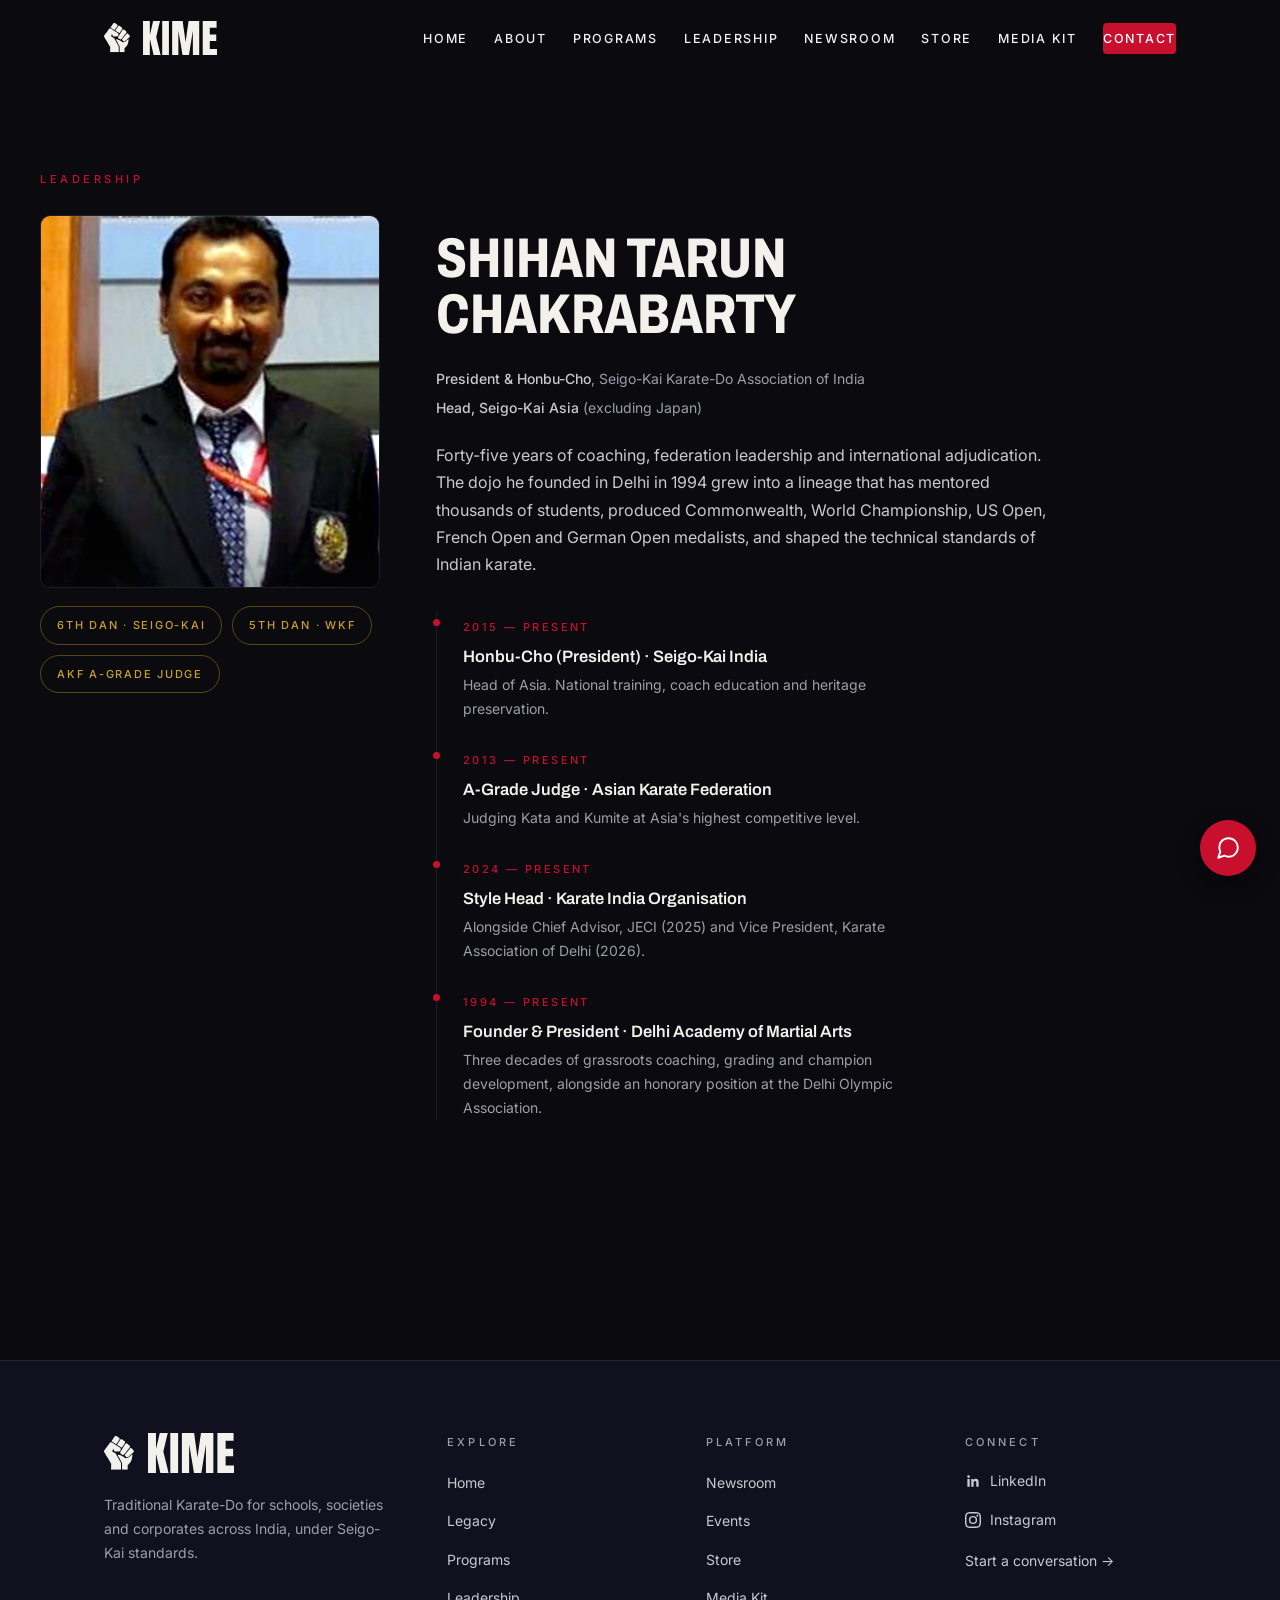
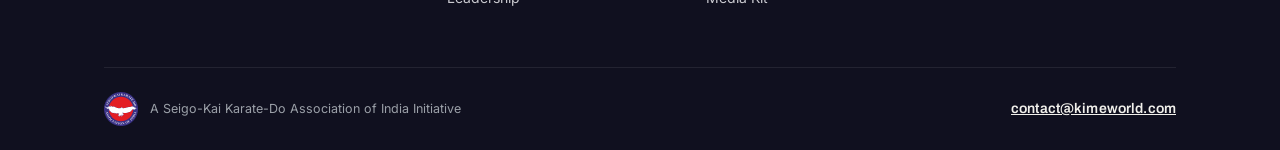
<file: tarun.html>
<!DOCTYPE html>
<html lang="en">
<head>
<meta charset="UTF-8">
<meta name="viewport" content="width=device-width, initial-scale=1.0">
<title>Shihan Tarun Chakrabarty | KIME Leadership</title>
<meta name="description" content="The career and philosophy of Shihan Tarun Chakrabarty, senior figure in Seigo-Kai Karate-Do in India.">
<link rel="canonical" href="https://kimeworld.com/tarun">
<meta name="theme-color" content="#0A0A0F">
<link rel="icon" type="image/svg+xml" href="data:image/svg+xml,%3Csvg%20xmlns%3D%22http%3A%2F%2Fwww.w3.org%2F2000%2Fsvg%22%20viewBox%3D%220%200%201368.000000%201536.000000%22%20role%3D%22img%22%20aria-label%3D%22KIME%20fist%20mark%22%3E%0A%3Cg%20transform%3D%22translate%280.000000%2C1536.000000%29%20scale%280.100000%2C-0.100000%29%22%20fill%3D%22%2523F2F1EC%22%3E%0A%3Cpath%20d%3D%22M5122%2015331%20c-11%20-16%20-58%20-50%20-104%20-76%20-55%20-32%20-115%20-79%20-176%20-139%0A-128%20-124%20-147%20-150%20-202%20-276%20-35%20-79%20-68%20-135%20-118%20-198%20-38%20-48%20-90%20-129%0A-117%20-180%20-37%20-73%20-72%20-120%20-166%20-223%20-71%20-78%20-128%20-150%20-142%20-182%20-14%20-29%0A-41%20-86%20-61%20-127%20-19%20-41%20-62%20-109%20-96%20-150%20-33%20-41%20-81%20-115%20-107%20-165%20-56%0A-109%20-54%20-107%20-195%20-257%20-264%20-281%20-255%20-420%2034%20-544%20101%20-43%20117%20-55%20260%0A-186%2093%20-84%20138%20-118%20215%20-157%2054%20-28%20132%20-78%20173%20-112%2041%20-34%20104%20-75%20140%0A-91%2036%20-17%2092%20-43%20125%20-58%2034%20-16%20104%20-67%20161%20-117%2091%20-79%20126%20-101%20333%20-208%0A128%20-66%20262%20-136%20298%20-155%20113%20-60%20269%20-53%20332%2014%2039%2042%20178%20296%20235%20429%2023%0A55%2050%2090%20153%20200%20163%20173%20166%20176%20223%20306%2035%2080%2067%20135%20118%20199%2038%2048%2088%20125%0A112%20171%2031%2063%2064%20107%20129%20175%2066%2070%2093%20106%20111%20151%2045%20114%2068%20151%20174%20270%20147%0A166%20151%20175%20151%20425%200%20235%20-4%20246%20-121%20371%20-146%20157%20-234%20231%20-340%20287%20-54%2029%0A-133%2079%20-174%20112%20-41%2033%20-119%2083%20-173%20112%20-54%2028%20-119%2067%20-144%2086%20-25%2019%20-98%0A63%20-162%2097%20-230%20123%20-287%20157%20-317%20191%20-45%2050%20-525%2054%20-562%205z%22%2F%3E%0A%3Cpath%20d%3D%22M7730%2013904%20c-67%20-18%20-102%20-42%20-205%20-142%20-146%20-139%20-199%20-205%20-250%0A-303%20-26%20-52%20-79%20-133%20-117%20-181%20-50%20-63%20-83%20-119%20-118%20-198%20-35%20-79%20-68%20-135%0A-118%20-198%20-38%20-48%20-90%20-129%20-117%20-179%20-37%20-73%20-72%20-120%20-165%20-223%20-72%20-79%0A-128%20-150%20-143%20-182%20-14%20-29%20-41%20-87%20-61%20-128%20-19%20-41%20-62%20-109%20-96%20-150%20-33%0A-41%20-81%20-115%20-107%20-165%20-25%20-49%20-79%20-131%20-119%20-182%20-127%20-162%20-139%20-297%20-36%0A-399%2031%20-31%2033%20-32%20162%20-93%2067%20-31%20111%20-62%20199%20-140%2074%20-66%20136%20-112%20177%20-131%0A35%20-17%2092%20-43%20127%20-60%2034%20-16%2096%20-57%20137%20-90%2041%20-33%20118%20-83%20171%20-110%2052%20-28%0A120%20-68%20150%20-91%2030%20-22%2097%20-63%20149%20-90%2052%20-27%20129%20-76%20170%20-109%2041%20-34%20109%0A-76%20150%20-96%2079%20-36%20179%20-86%20270%20-135%20190%20-102%20312%20-29%20410%20241%2065%20178%2087%20218%0A158%20278%20184%20154%20229%20209%20292%20353%2027%2061%2063%20132%2080%20159%2017%2027%2053%2098%2080%20159%2035%0A80%2068%20136%20118%20199%2038%2048%2091%20129%20117%20180%2039%2076%2059%20103%20114%20150%20156%20135%20173%20159%0A242%20367%2070%20210%2064%20475%20-13%20589%20-78%20114%20-304%20321%20-414%20379%20-117%2061%20-124%2066%0A-244%20177%20-119%20110%20-127%20116%20-240%20175%20-47%2025%20-119%2072%20-160%20105%20-41%2033%20-111%2079%0A-155%20101%20-44%2023%20-117%2067%20-162%2097%20-121%2080%20-285%20106%20-433%2066z%22%2F%3E%0A%3Cpath%20d%3D%22M3090%2012550%20c-107%20-18%20-158%20-57%20-428%20-330%20-191%20-192%20-206%20-212%20-257%0A-330%20-56%20-128%20-89%20-174%20-187%20-255%20-87%20-73%20-111%20-106%20-157%20-216%20-47%20-109%20-92%0A-168%20-187%20-245%20-105%20-84%20-142%20-133%20-198%20-263%20-30%20-70%20-65%20-127%20-113%20-188%20-39%0A-48%20-91%20-128%20-116%20-178%20-76%20-147%20-264%20-371%20-425%20-507%20-93%20-78%20-113%20-106%20-166%0A-228%20-44%20-101%20-66%20-131%20-217%20-293%20-94%20-101%20-124%20-142%20-164%20-218%20-26%20-52%20-78%0A-132%20-115%20-179%20-37%20-47%20-86%20-123%20-110%20-169%20-50%20-101%20-171%20-273%20-217%20-310%20-33%0A-26%20-33%20-26%20-33%20-278%200%20-253%200%20-253%2047%20-300%2055%20-55%20119%20-143%20194%20-264%2028%20-46%0A63%20-99%2078%20-119%2066%20-85%20102%20-168%20152%20-354%2036%20-134%2056%20-165%20153%20-246%20103%20-85%0A137%20-139%20206%20-328%2071%20-197%2076%20-206%20216%20-359%2087%20-95%20122%20-142%20159%20-215%2026%20-51%0A78%20-131%20115%20-178%2037%20-47%2088%20-125%20113%20-175%2026%20-49%2074%20-124%20107%20-165%2034%20-41%2077%0A-109%2096%20-150%2020%20-41%2047%20-98%2060%20-125%2013%20-28%2041%20-74%2063%20-104%2022%20-30%2062%20-95%2087%0A-145%2026%20-50%2078%20-130%20116%20-178%2050%20-63%2083%20-119%20118%20-199%2027%20-61%2062%20-132%2078%20-157%0A16%20-26%2050%20-87%2076%20-137%2025%20-49%2073%20-124%20106%20-165%2034%20-41%2077%20-109%2096%20-150%2020%20-41%0A47%20-98%2060%20-125%2013%20-28%2041%20-74%2063%20-104%2022%20-30%2062%20-95%2087%20-145%2026%20-50%2077%20-129%0A114%20-176%2037%20-47%2084%20-119%20105%20-160%2021%20-41%2062%20-111%2091%20-155%2029%20-44%2067%20-118%2084%0A-164%2035%20-97%2032%20-92%20125%20-191%20120%20-126%20110%20-21%20110%20-1140%200%20-965%200%20-965%20-34%0A-1070%20-34%20-105%20-34%20-105%20-39%20-412%20l-4%20-308%202281%200%202281%200%20-2%201493%20c-3%201343%20-5%0A1495%20-19%201527%20-9%2019%20-39%2070%20-66%20112%20-36%2055%20-56%20100%20-72%20160%20-33%20129%20-63%20197%0A-130%20301%20-34%2052%20-84%20145%20-111%20206%20-35%2080%20-67%20135%20-118%20199%20-38%2048%20-86%20121%0A-107%20162%20-20%2041%20-61%20111%20-91%20155%20-30%2045%20-67%20117%20-84%20165%20-17%2047%20-55%20121%20-84%0A165%20-29%2044%20-70%20114%20-91%20155%20-21%2041%20-68%20113%20-105%20160%20-37%2047%20-88%20126%20-114%20177%0A-26%2051%20-62%20112%20-80%20135%20-56%2074%20-83%20128%20-136%20278%20-28%2080%20-67%20172%20-85%20205%20-19%0A33%20-59%20107%20-89%20165%20-31%2058%20-83%20139%20-115%20180%20-33%2041%20-75%20101%20-93%20132%20-18%2032%0A-63%20105%20-100%20163%20-36%2059%20-85%20150%20-108%20205%20-23%2054%20-55%20119%20-71%20144%20-47%2075%20-65%0A115%20-123%20276%20-68%20187%20-90%20222%20-247%20379%20-156%20155%20-193%20180%20-365%20241%20-76%2027%0A-170%2066%20-209%2086%20-161%2084%20-213%20111%20-265%20134%20-34%2015%20-84%2051%20-132%2097%20-90%2085%20-136%0A109%20-242%20124%20-139%2019%20-195%2049%20-307%20165%20-158%20165%20-140%20237%20119%20481%20257%20242%20277%0A303%20162%20482%20-71%20110%20-85%20202%20-44%20283%2034%2065%2090%2040%20174%20-77%2033%20-47%2081%20-110%20105%0A-141%2058%20-71%2085%20-126%20141%20-281%2024%20-70%2058%20-152%2076%20-182%2017%20-31%2057%20-105%2089%20-165%0A106%20-200%20248%20-300%20459%20-325%2052%20-7%20145%20-26%20205%20-44%20110%20-32%20110%20-32%20900%20-32%0A946%200%20809%20-28%201072%20222%20313%20299%20336%20357%20341%20849%205%20471%204%20474%20-182%20660%20-136%0A135%20-158%20149%20-361%20220%20-160%2056%20-215%2091%20-294%20188%20-86%20104%20-140%20137%20-331%20206%0A-189%2069%20-213%2083%20-350%20210%20-119%20110%20-127%20116%20-240%20175%20-47%2025%20-119%2072%20-160%20105%0A-41%2033%20-103%2074%20-137%2090%20-35%2017%20-91%2043%20-125%2060%20-35%2016%20-97%2057%20-138%2091%20-112%2092%0A-331%20233%20-418%20269%20-115%2047%20-152%2072%20-269%20176%20-82%2074%20-126%20104%20-192%20135%20-133%2062%0A-141%2067%20-226%20149%20-56%2054%20-104%2089%20-160%20118%20-44%2022%20-116%2061%20-159%2086%20-44%2025%20-116%0A58%20-160%2072%20-159%2053%20-243%2091%20-334%20152%20-68%2045%20-105%2062%20-140%2067%20-26%203%20-56%207%20-67%0A9%20-11%202%20-40%200%20-65%20-4z%22%2F%3E%0A%3Cpath%20d%3D%22M9964%2011990%20c-124%20-25%20-195%20-93%20-248%20-239%20-31%20-85%20-46%20-108%20-135%0A-211%20-36%20-41%20-71%20-82%20-78%20-91%20-8%20-9%20-35%20-66%20-62%20-128%20-36%20-80%20-69%20-135%20-119%0A-199%20-38%20-48%20-90%20-128%20-116%20-178%20-25%20-50%20-65%20-115%20-87%20-145%20-22%20-30%20-61%20-94%0A-86%20-144%20-25%20-49%20-77%20-130%20-115%20-178%20-50%20-62%20-83%20-117%20-115%20-190%20-24%20-56%20-62%0A-132%20-84%20-169%20-22%20-36%20-54%20-99%20-71%20-140%20-41%20-97%20-49%20-110%20-138%20-203%20-52%20-56%0A-81%20-95%20-94%20-130%20-45%20-126%20-60%20-155%20-116%20-225%20-33%20-41%20-74%20-101%20-92%20-132%20-18%0A-32%20-63%20-105%20-100%20-163%20-36%20-59%20-85%20-152%20-109%20-207%20-31%20-75%20-61%20-125%20-112%0A-188%20-37%20-47%20-91%20-129%20-119%20-183%20-41%20-79%20-71%20-121%20-159%20-215%20-127%20-136%20-154%0A-185%20-169%20-302%20-6%20-47%20-18%20-113%20-26%20-148%20-41%20-181%2016%20-376%20154%20-524%20189%20-204%0A260%20-261%20404%20-323%2055%20-24%20117%20-55%20138%20-69%2020%20-13%2078%20-45%20128%20-70%2049%20-25%20126%0A-70%20170%20-100%20195%20-133%20447%20-104%20591%2067%2078%2093%20157%20170%20249%20242%2035%2027%2097%2091%20138%0A142%2041%2050%20113%20127%20161%20170%20144%20129%20178%20166%20195%20213%209%2025%2024%2068%2034%2095%2014%2038%2043%0A76%20119%20155%20340%20353%20375%20394%20434%20510%2053%20103%2073%20127%20270%20329%20127%20130%20148%20160%0A201%20281%2027%2061%2064%20130%2083%20153%2049%2060%20281%20286%20353%20345%2070%2058%2093%2091%20124%20182%2031%2089%0A48%20115%20127%20191%20183%20175%20247%20271%20273%20410%2015%2076%2029%20119%2061%20175%2060%20110%2058%20136%0A-24%20299%20-88%20176%20-237%20366%20-318%20407%20-19%209%20-73%2035%20-121%2058%20-76%2035%20-107%2058%20-228%0A171%20-204%20190%20-370%20321%20-480%20379%20-52%2028%20-129%2077%20-170%20110%20-140%20112%20-315%20149%0A-516%20110z%22%2F%3E%0A%3Cpath%20d%3D%22M12121%209830%20c-91%20-19%20-150%20-61%20-313%20-222%20-94%20-92%20-153%20-169%20-198%0A-257%20-68%20-132%20-225%20-323%20-456%20-556%20-264%20-266%20-287%20-294%20-344%20-404%20-64%20-124%0A-164%20-245%20-349%20-419%20-160%20-152%20-185%20-183%20-240%20-311%20-52%20-120%20-89%20-169%20-185%0A-245%20-165%20-132%20-362%20-365%20-451%20-536%20-31%20-58%20-69%20-129%20-85%20-159%20-65%20-117%20-47%0A-163%20138%20-361%20112%20-121%20128%20-142%20176%20-244%2065%20-134%2087%20-156%20196%20-199%2047%20-18%0A119%20-56%20160%20-85%20225%20-152%20417%20-181%20666%20-98%20192%2063%20217%2081%20533%20392%20298%20293%20290%0A287%20406%20346%2062%2031%20105%2065%20190%20147%2061%2058%20139%20133%20175%20166%2036%2033%20108%20107%20160%0A163%20102%20112%20128%20131%20236%20178%20110%2048%20141%2074%20400%20330%20266%20264%20390%20383%20480%20461%0A43%2036%2071%2072%2098%20123%2046%2086%2085%20132%20131%20154%2055%2026%2055%20306%200%20332%20-46%2022%20-85%2068%0A-131%20154%20-27%2051%20-55%2087%20-98%20123%20-195%20168%20-233%20213%20-296%20358%20-59%20134%20-71%20149%0A-313%20390%20-199%20198%20-248%20239%20-319%20266%20-51%2018%20-298%2027%20-367%2013z%22%2F%3E%0A%3Cpath%20d%3D%22M12720%206857%20c-73%20-20%20-129%20-66%20-384%20-316%20-219%20-215%20-249%20-241%20-326%0A-280%20-108%20-56%20-142%20-82%20-197%20-151%20-64%20-79%20-550%20-567%20-600%20-602%20-77%20-53%20-112%0A-60%20-333%20-68%20-227%20-8%20-248%20-13%20-362%20-81%20-97%20-57%20-138%20-69%20-278%20-79%20-130%20-9%0A-163%20-18%20-270%20-69%20-121%20-58%20-158%20-47%20-314%2092%20-75%2067%20-133%20109%20-203%20145%20-54%2029%0A-132%2079%20-173%20112%20-41%2033%20-113%2080%20-160%20105%20-113%2059%20-121%2065%20-240%20175%20-126%20116%0A-145%20130%20-258%20179%20-90%2039%20-126%2061%20-237%20147%20-33%2025%20-102%2068%20-155%2095%20-52%2027%0A-122%2065%20-155%2084%20-67%2039%20-254%20104%20-385%20134%20-109%2025%20-131%2034%20-210%2081%20-94%2057%0A-140%2070%20-280%2080%20-140%2010%20-186%2023%20-280%2080%20-112%2068%20-137%2074%20-310%2074%20-175%201%20-222%0A-8%20-276%20-56%20-80%20-71%20-85%20-151%20-15%20-246%2098%20-134%20244%20-369%20292%20-472%2085%20-184%20226%0A-444%20272%20-504%2019%20-26%2057%20-88%2083%20-139%2026%20-51%2078%20-131%20116%20-179%2051%20-64%2083%20-119%0A119%20-200%2027%20-62%2060%20-128%2073%20-148%2041%20-62%2064%20-114%20117%20-262%2052%20-148%2079%20-202%20135%0A-276%2018%20-23%2053%20-84%2079%20-135%2026%20-51%2061%20-113%2077%20-139%2016%20-25%2051%20-96%2078%20-157%2035%0A-80%2067%20-135%20118%20-199%2038%20-48%2086%20-121%20107%20-162%2020%20-41%2060%20-108%2087%20-149%2065%20-95%0A74%20-120%2089%20-226%206%20-48%2025%20-133%2043%20-189%2031%20-101%2031%20-101%2034%20-1528%20l2%20-1428%0A1280%200%201279%200%203%201013%20c4%201198%20-20%201051%20203%201264%2079%2076%20235%20235%20346%20353%20110%0A118%20274%20287%20364%20375%20152%20150%20165%20166%20210%20255%2026%2052%2079%20134%20117%20182%2050%2063%2083%0A119%20118%20199%2027%2061%2062%20132%2079%20157%2016%2026%2088%20165%20160%20309%20131%20260%20145%20298%20170%0A453%207%2040%2022%2082%2041%20112%2016%2026%2043%2069%2060%2096%2042%2066%2050%20126%2050%20362%200%20235%208%20291%2050%0A373%2017%2031%2045%2085%2063%20119%2032%2062%2032%2063%2032%20213%200%20150%200%20150%2038%20236%2053%20123%2059%20171%0A55%20434%20-3%20224%20-4%20231%20-28%20274%20-41%2073%20-120%20102%20-210%2078z%22%2F%3E%0A%3C%2Fg%3E%0A%3C%2Fsvg%3E">
<meta property="og:title" content="Shihan Tarun Chakrabarty | KIME Leadership">
<meta property="og:description" content="The career and philosophy of Shihan Tarun Chakrabarty, senior figure in Seigo-Kai Karate-Do in India.">
<meta property="og:type" content="website">
<meta name="twitter:card" content="summary_large_image">
<script type="application/ld+json">{"@context":"https://schema.org","@type":"SportsOrganization","name":"KIME","alternateName":"Kime India","parentOrganization":{"@type":"SportsOrganization","name":"Seigo-Kai Karate-Do Association of India","foundingDate":"1969"},"sameAs":["https://www.linkedin.com/company/kime-india"],"sport":"Karate","areaServed":"IN"}</script>
<link rel="preconnect" href="https://fonts.googleapis.com">
<link rel="preconnect" href="https://fonts.gstatic.com" crossorigin>
<link href="https://fonts.googleapis.com/css2?family=Archivo:ital,wdth,wght@0,62..125,100..900&family=Inter:wght@300;400;500;600&family=Newsreader:ital,opsz,wght@1,6..72,300..500&family=Noto+Serif+JP:wght@300&display=swap" rel="stylesheet">

<meta property="og:url" content="https://kimeworld.com/tarun">
<link rel="stylesheet" href="/styles.css">
</head>
<body class="locked">
<a class="skip" href="#main">Skip to content</a>

<svg width="0" height="0" style="position:absolute" aria-hidden="true">
  <defs>
    <symbol id="fist" viewBox="0 0 1368 1536"><g transform="translate(0.000000,1536.000000) scale(0.100000,-0.100000)">
<path d="M5122 15331 c-11 -16 -58 -50 -104 -76 -55 -32 -115 -79 -176 -139
-128 -124 -147 -150 -202 -276 -35 -79 -68 -135 -118 -198 -38 -48 -90 -129
-117 -180 -37 -73 -72 -120 -166 -223 -71 -78 -128 -150 -142 -182 -14 -29
-41 -86 -61 -127 -19 -41 -62 -109 -96 -150 -33 -41 -81 -115 -107 -165 -56
-109 -54 -107 -195 -257 -264 -281 -255 -420 34 -544 101 -43 117 -55 260
-186 93 -84 138 -118 215 -157 54 -28 132 -78 173 -112 41 -34 104 -75 140
-91 36 -17 92 -43 125 -58 34 -16 104 -67 161 -117 91 -79 126 -101 333 -208
128 -66 262 -136 298 -155 113 -60 269 -53 332 14 39 42 178 296 235 429 23
55 50 90 153 200 163 173 166 176 223 306 35 80 67 135 118 199 38 48 88 125
112 171 31 63 64 107 129 175 66 70 93 106 111 151 45 114 68 151 174 270 147
166 151 175 151 425 0 235 -4 246 -121 371 -146 157 -234 231 -340 287 -54 29
-133 79 -174 112 -41 33 -119 83 -173 112 -54 28 -119 67 -144 86 -25 19 -98
63 -162 97 -230 123 -287 157 -317 191 -45 50 -525 54 -562 5z"/>
<path d="M7730 13904 c-67 -18 -102 -42 -205 -142 -146 -139 -199 -205 -250
-303 -26 -52 -79 -133 -117 -181 -50 -63 -83 -119 -118 -198 -35 -79 -68 -135
-118 -198 -38 -48 -90 -129 -117 -179 -37 -73 -72 -120 -165 -223 -72 -79
-128 -150 -143 -182 -14 -29 -41 -87 -61 -128 -19 -41 -62 -109 -96 -150 -33
-41 -81 -115 -107 -165 -25 -49 -79 -131 -119 -182 -127 -162 -139 -297 -36
-399 31 -31 33 -32 162 -93 67 -31 111 -62 199 -140 74 -66 136 -112 177 -131
35 -17 92 -43 127 -60 34 -16 96 -57 137 -90 41 -33 118 -83 171 -110 52 -28
120 -68 150 -91 30 -22 97 -63 149 -90 52 -27 129 -76 170 -109 41 -34 109
-76 150 -96 79 -36 179 -86 270 -135 190 -102 312 -29 410 241 65 178 87 218
158 278 184 154 229 209 292 353 27 61 63 132 80 159 17 27 53 98 80 159 35
80 68 136 118 199 38 48 91 129 117 180 39 76 59 103 114 150 156 135 173 159
242 367 70 210 64 475 -13 589 -78 114 -304 321 -414 379 -117 61 -124 66
-244 177 -119 110 -127 116 -240 175 -47 25 -119 72 -160 105 -41 33 -111 79
-155 101 -44 23 -117 67 -162 97 -121 80 -285 106 -433 66z"/>
<path d="M3090 12550 c-107 -18 -158 -57 -428 -330 -191 -192 -206 -212 -257
-330 -56 -128 -89 -174 -187 -255 -87 -73 -111 -106 -157 -216 -47 -109 -92
-168 -187 -245 -105 -84 -142 -133 -198 -263 -30 -70 -65 -127 -113 -188 -39
-48 -91 -128 -116 -178 -76 -147 -264 -371 -425 -507 -93 -78 -113 -106 -166
-228 -44 -101 -66 -131 -217 -293 -94 -101 -124 -142 -164 -218 -26 -52 -78
-132 -115 -179 -37 -47 -86 -123 -110 -169 -50 -101 -171 -273 -217 -310 -33
-26 -33 -26 -33 -278 0 -253 0 -253 47 -300 55 -55 119 -143 194 -264 28 -46
63 -99 78 -119 66 -85 102 -168 152 -354 36 -134 56 -165 153 -246 103 -85
137 -139 206 -328 71 -197 76 -206 216 -359 87 -95 122 -142 159 -215 26 -51
78 -131 115 -178 37 -47 88 -125 113 -175 26 -49 74 -124 107 -165 34 -41 77
-109 96 -150 20 -41 47 -98 60 -125 13 -28 41 -74 63 -104 22 -30 62 -95 87
-145 26 -50 78 -130 116 -178 50 -63 83 -119 118 -199 27 -61 62 -132 78 -157
16 -26 50 -87 76 -137 25 -49 73 -124 106 -165 34 -41 77 -109 96 -150 20 -41
47 -98 60 -125 13 -28 41 -74 63 -104 22 -30 62 -95 87 -145 26 -50 77 -129
114 -176 37 -47 84 -119 105 -160 21 -41 62 -111 91 -155 29 -44 67 -118 84
-164 35 -97 32 -92 125 -191 120 -126 110 -21 110 -1140 0 -965 0 -965 -34
-1070 -34 -105 -34 -105 -39 -412 l-4 -308 2281 0 2281 0 -2 1493 c-3 1343 -5
1495 -19 1527 -9 19 -39 70 -66 112 -36 55 -56 100 -72 160 -33 129 -63 197
-130 301 -34 52 -84 145 -111 206 -35 80 -67 135 -118 199 -38 48 -86 121
-107 162 -20 41 -61 111 -91 155 -30 45 -67 117 -84 165 -17 47 -55 121 -84
165 -29 44 -70 114 -91 155 -21 41 -68 113 -105 160 -37 47 -88 126 -114 177
-26 51 -62 112 -80 135 -56 74 -83 128 -136 278 -28 80 -67 172 -85 205 -19
33 -59 107 -89 165 -31 58 -83 139 -115 180 -33 41 -75 101 -93 132 -18 32
-63 105 -100 163 -36 59 -85 150 -108 205 -23 54 -55 119 -71 144 -47 75 -65
115 -123 276 -68 187 -90 222 -247 379 -156 155 -193 180 -365 241 -76 27
-170 66 -209 86 -161 84 -213 111 -265 134 -34 15 -84 51 -132 97 -90 85 -136
109 -242 124 -139 19 -195 49 -307 165 -158 165 -140 237 119 481 257 242 277
303 162 482 -71 110 -85 202 -44 283 34 65 90 40 174 -77 33 -47 81 -110 105
-141 58 -71 85 -126 141 -281 24 -70 58 -152 76 -182 17 -31 57 -105 89 -165
106 -200 248 -300 459 -325 52 -7 145 -26 205 -44 110 -32 110 -32 900 -32
946 0 809 -28 1072 222 313 299 336 357 341 849 5 471 4 474 -182 660 -136
135 -158 149 -361 220 -160 56 -215 91 -294 188 -86 104 -140 137 -331 206
-189 69 -213 83 -350 210 -119 110 -127 116 -240 175 -47 25 -119 72 -160 105
-41 33 -103 74 -137 90 -35 17 -91 43 -125 60 -35 16 -97 57 -138 91 -112 92
-331 233 -418 269 -115 47 -152 72 -269 176 -82 74 -126 104 -192 135 -133 62
-141 67 -226 149 -56 54 -104 89 -160 118 -44 22 -116 61 -159 86 -44 25 -116
58 -160 72 -159 53 -243 91 -334 152 -68 45 -105 62 -140 67 -26 3 -56 7 -67
9 -11 2 -40 0 -65 -4z"/>
<path d="M9964 11990 c-124 -25 -195 -93 -248 -239 -31 -85 -46 -108 -135
-211 -36 -41 -71 -82 -78 -91 -8 -9 -35 -66 -62 -128 -36 -80 -69 -135 -119
-199 -38 -48 -90 -128 -116 -178 -25 -50 -65 -115 -87 -145 -22 -30 -61 -94
-86 -144 -25 -49 -77 -130 -115 -178 -50 -62 -83 -117 -115 -190 -24 -56 -62
-132 -84 -169 -22 -36 -54 -99 -71 -140 -41 -97 -49 -110 -138 -203 -52 -56
-81 -95 -94 -130 -45 -126 -60 -155 -116 -225 -33 -41 -74 -101 -92 -132 -18
-32 -63 -105 -100 -163 -36 -59 -85 -152 -109 -207 -31 -75 -61 -125 -112
-188 -37 -47 -91 -129 -119 -183 -41 -79 -71 -121 -159 -215 -127 -136 -154
-185 -169 -302 -6 -47 -18 -113 -26 -148 -41 -181 16 -376 154 -524 189 -204
260 -261 404 -323 55 -24 117 -55 138 -69 20 -13 78 -45 128 -70 49 -25 126
-70 170 -100 195 -133 447 -104 591 67 78 93 157 170 249 242 35 27 97 91 138
142 41 50 113 127 161 170 144 129 178 166 195 213 9 25 24 68 34 95 14 38 43
76 119 155 340 353 375 394 434 510 53 103 73 127 270 329 127 130 148 160
201 281 27 61 64 130 83 153 49 60 281 286 353 345 70 58 93 91 124 182 31 89
48 115 127 191 183 175 247 271 273 410 15 76 29 119 61 175 60 110 58 136
-24 299 -88 176 -237 366 -318 407 -19 9 -73 35 -121 58 -76 35 -107 58 -228
171 -204 190 -370 321 -480 379 -52 28 -129 77 -170 110 -140 112 -315 149
-516 110z"/>
<path d="M12121 9830 c-91 -19 -150 -61 -313 -222 -94 -92 -153 -169 -198
-257 -68 -132 -225 -323 -456 -556 -264 -266 -287 -294 -344 -404 -64 -124
-164 -245 -349 -419 -160 -152 -185 -183 -240 -311 -52 -120 -89 -169 -185
-245 -165 -132 -362 -365 -451 -536 -31 -58 -69 -129 -85 -159 -65 -117 -47
-163 138 -361 112 -121 128 -142 176 -244 65 -134 87 -156 196 -199 47 -18
119 -56 160 -85 225 -152 417 -181 666 -98 192 63 217 81 533 392 298 293 290
287 406 346 62 31 105 65 190 147 61 58 139 133 175 166 36 33 108 107 160
163 102 112 128 131 236 178 110 48 141 74 400 330 266 264 390 383 480 461
43 36 71 72 98 123 46 86 85 132 131 154 55 26 55 306 0 332 -46 22 -85 68
-131 154 -27 51 -55 87 -98 123 -195 168 -233 213 -296 358 -59 134 -71 149
-313 390 -199 198 -248 239 -319 266 -51 18 -298 27 -367 13z"/>
<path d="M12720 6857 c-73 -20 -129 -66 -384 -316 -219 -215 -249 -241 -326
-280 -108 -56 -142 -82 -197 -151 -64 -79 -550 -567 -600 -602 -77 -53 -112
-60 -333 -68 -227 -8 -248 -13 -362 -81 -97 -57 -138 -69 -278 -79 -130 -9
-163 -18 -270 -69 -121 -58 -158 -47 -314 92 -75 67 -133 109 -203 145 -54 29
-132 79 -173 112 -41 33 -113 80 -160 105 -113 59 -121 65 -240 175 -126 116
-145 130 -258 179 -90 39 -126 61 -237 147 -33 25 -102 68 -155 95 -52 27
-122 65 -155 84 -67 39 -254 104 -385 134 -109 25 -131 34 -210 81 -94 57
-140 70 -280 80 -140 10 -186 23 -280 80 -112 68 -137 74 -310 74 -175 1 -222
-8 -276 -56 -80 -71 -85 -151 -15 -246 98 -134 244 -369 292 -472 85 -184 226
-444 272 -504 19 -26 57 -88 83 -139 26 -51 78 -131 116 -179 51 -64 83 -119
119 -200 27 -62 60 -128 73 -148 41 -62 64 -114 117 -262 52 -148 79 -202 135
-276 18 -23 53 -84 79 -135 26 -51 61 -113 77 -139 16 -25 51 -96 78 -157 35
-80 67 -135 118 -199 38 -48 86 -121 107 -162 20 -41 60 -108 87 -149 65 -95
74 -120 89 -226 6 -48 25 -133 43 -189 31 -101 31 -101 34 -1528 l2 -1428
1280 0 1279 0 3 1013 c4 1198 -20 1051 203 1264 79 76 235 235 346 353 110
118 274 287 364 375 152 150 165 166 210 255 26 52 79 134 117 182 50 63 83
119 118 199 27 61 62 132 79 157 16 26 88 165 160 309 131 260 145 298 170
453 7 40 22 82 41 112 16 26 43 69 60 96 42 66 50 126 50 362 0 235 8 291 50
373 17 31 45 85 63 119 32 62 32 63 32 213 0 150 0 150 38 236 53 123 59 171
55 434 -3 224 -4 231 -28 274 -41 73 -120 102 -210 78z"/>
</g></symbol>
    <symbol id="wordmark" viewBox="0 0 617 290"><g transform="translate(0.000000,290.000000) scale(0.100000,-0.100000)">
<path d="M0 1450 l0 -1450 285 0 285 0 0 698 c0 383 4 690 9 682 5 -8 77 -322
162 -698 l153 -682 299 0 298 0 -5 18 c-3 9 -91 363 -197 786 l-190 768 160
658 c89 362 161 661 161 664 0 3 -129 6 -288 6 l-287 0 -129 -557 c-71 -307
-133 -567 -137 -578 -4 -11 -8 240 -8 558 l-1 577 -285 0 -285 0 0 -1450z"/>
<path d="M1600 1450 l0 -1450 280 0 280 0 0 1450 0 1450 -280 0 -280 0 0
-1450z"/>
<path d="M2430 1450 l0 -1450 260 0 260 0 1 1043 c0 573 2 1038 5 1032 2 -5
80 -464 174 -1020 93 -556 172 -1020 175 -1033 l5 -22 257 2 257 3 166 1039
165 1039 3 -1041 2 -1042 265 0 265 0 0 1450 0 1450 -445 0 c-245 0 -445 -1
-445 -2 0 -25 -241 -1752 -245 -1756 -3 -3 -5 -1 -5 4 0 5 -54 401 -120 879
-66 478 -120 871 -120 872 0 2 -198 3 -440 3 l-440 0 0 -1450z"/>
<path d="M4980 1450 l0 -1450 595 0 595 0 0 280 0 280 -300 0 -300 0 0 335 0
335 270 0 270 0 0 270 0 270 -270 0 -270 0 0 285 0 285 285 0 285 0 0 280 0
280 -580 0 -580 0 0 -1450z"/>
</g></symbol>
    <symbol id="seigo" viewBox="0 0 72 72">
<g transform="translate(0.000000,72.000000) scale(0.005333,-0.005357)" fill="#393185">
<path d="M6355 13423 c-22 -8 -143 -23 -275 -34 -243 -20 -252 -21 -385 -44
-44 -8 -109 -17 -145 -21 -36 -3 -78 -12 -95 -19 -40 -17 -74 -25 -166 -35
-43 -5 -97 -18 -121 -28 -24 -11 -70 -23 -103 -27 -33 -4 -88 -18 -123 -31
-34 -13 -89 -28 -122 -34 -33 -6 -84 -22 -112 -35 -29 -14 -62 -25 -74 -25
-11 0 -43 -11 -70 -25 -27 -14 -72 -30 -101 -35 -29 -5 -65 -18 -80 -29 -15
-11 -50 -25 -76 -31 -27 -6 -60 -19 -75 -30 -15 -11 -49 -24 -76 -30 -27 -6
-60 -20 -74 -30 -14 -11 -43 -23 -64 -26 -21 -4 -58 -20 -81 -35 -23 -16 -49
-29 -58 -29 -9 0 -36 -13 -60 -30 -24 -16 -51 -30 -60 -30 -9 0 -36 -13 -60
-30 -24 -16 -51 -30 -60 -30 -9 0 -36 -13 -60 -30 -24 -16 -49 -30 -56 -30 -6
0 -24 -11 -40 -24 -15 -13 -46 -31 -68 -40 -21 -9 -47 -26 -57 -36 -11 -11
-27 -20 -37 -20 -10 0 -35 -13 -56 -30 -21 -16 -44 -30 -51 -30 -7 0 -25 -11
-41 -24 -15 -13 -43 -31 -61 -40 -18 -9 -41 -24 -50 -32 -24 -22 -81 -60 -125
-84 -21 -11 -46 -28 -55 -36 -36 -31 -112 -90 -147 -114 -21 -14 -54 -40 -75
-57 -20 -18 -41 -33 -45 -33 -4 0 -24 -14 -44 -30 -190 -159 -270 -227 -292
-249 -52 -51 -99 -91 -107 -91 -5 0 -14 -11 -20 -25 -6 -14 -16 -25 -21 -25
-6 0 -57 -48 -115 -107 -58 -60 -113 -115 -122 -124 -111 -113 -255 -271 -306
-337 -47 -60 -154 -191 -189 -230 -16 -18 -29 -36 -29 -41 0 -5 -13 -26 -29
-47 -55 -72 -96 -124 -124 -156 -15 -18 -27 -38 -27 -44 0 -6 -9 -19 -19 -28
-11 -10 -29 -38 -40 -62 -12 -24 -25 -44 -30 -44 -5 0 -14 -14 -21 -30 -7 -17
-26 -47 -41 -67 -16 -20 -29 -41 -29 -48 0 -6 -13 -26 -29 -44 -16 -18 -32
-44 -36 -59 -3 -14 -17 -39 -31 -55 -13 -16 -24 -37 -24 -46 0 -10 -13 -35
-30 -56 -16 -21 -30 -43 -30 -50 0 -7 -14 -29 -30 -50 -17 -21 -30 -45 -30
-54 0 -9 -14 -38 -30 -66 -16 -27 -30 -55 -30 -62 0 -7 -14 -34 -30 -60 -17
-26 -30 -54 -30 -63 0 -8 -11 -31 -24 -50 -12 -19 -29 -53 -36 -75 -7 -22 -21
-51 -30 -65 -9 -14 -23 -43 -30 -65 -6 -22 -23 -62 -36 -89 -13 -28 -24 -59
-24 -70 0 -12 -14 -48 -30 -81 -16 -33 -30 -68 -30 -78 0 -10 -11 -42 -25 -70
-13 -29 -29 -77 -36 -107 -6 -30 -20 -71 -31 -91 -10 -20 -23 -62 -28 -93 -5
-32 -21 -86 -35 -121 -14 -35 -25 -74 -25 -87 0 -13 -13 -70 -29 -128 -16 -58
-35 -141 -41 -185 -7 -44 -18 -96 -26 -115 -7 -19 -20 -93 -29 -165 -8 -71
-21 -161 -29 -200 -16 -75 -36 -294 -36 -386 0 -62 -18 -169 -31 -183 -11 -12
-12 -660 -2 -670 13 -12 32 -118 32 -176 1 -110 22 -338 41 -440 11 -58 24
-150 31 -205 6 -55 19 -125 29 -155 10 -30 21 -84 25 -119 3 -35 17 -98 30
-140 13 -42 29 -105 35 -141 7 -36 23 -91 36 -122 13 -32 24 -70 24 -86 0 -15
9 -46 20 -67 12 -22 28 -71 36 -110 8 -38 24 -87 34 -108 11 -21 25 -59 30
-84 6 -25 20 -58 30 -74 11 -15 25 -50 30 -78 5 -28 18 -63 29 -79 11 -15 25
-47 31 -72 7 -25 20 -56 30 -70 10 -14 22 -41 27 -60 6 -19 22 -53 37 -74 14
-21 26 -49 26 -61 0 -12 13 -42 30 -66 16 -24 30 -51 30 -60 0 -9 13 -36 30
-60 16 -24 30 -49 30 -55 0 -6 14 -28 30 -49 17 -21 30 -45 30 -55 0 -9 13
-37 30 -61 16 -24 30 -49 30 -55 0 -6 14 -28 30 -49 17 -21 30 -46 30 -56 0
-10 13 -34 30 -52 16 -19 30 -39 30 -44 0 -6 14 -27 30 -48 17 -21 30 -43 30
-50 0 -12 27 -51 88 -126 17 -23 32 -47 32 -54 0 -8 24 -42 53 -77 75 -91 112
-140 127 -168 7 -14 24 -38 37 -55 67 -84 156 -193 177 -215 13 -14 52 -59 86
-100 35 -41 76 -88 91 -105 80 -85 381 -383 428 -423 30 -26 83 -74 117 -107
35 -33 83 -75 106 -93 24 -18 93 -73 153 -122 162 -132 168 -136 195 -150 14
-7 35 -22 47 -33 12 -11 31 -25 42 -31 10 -6 47 -32 82 -59 100 -75 131 -96
169 -113 19 -9 48 -27 63 -40 16 -13 35 -24 43 -24 8 0 23 -9 34 -20 10 -10
37 -28 58 -39 21 -11 44 -26 51 -35 7 -8 25 -18 41 -21 16 -4 46 -20 66 -36
20 -16 45 -29 54 -29 9 0 34 -13 55 -30 21 -16 45 -30 55 -30 9 0 34 -13 56
-30 21 -16 44 -30 50 -30 6 0 35 -13 65 -29 30 -15 70 -31 90 -35 20 -3 44
-15 54 -26 10 -11 36 -25 58 -31 22 -6 52 -20 67 -30 15 -11 45 -25 68 -30 22
-5 57 -20 77 -33 19 -13 54 -27 78 -31 23 -4 58 -17 77 -30 19 -12 57 -25 83
-29 27 -3 62 -15 77 -26 16 -11 55 -25 87 -31 31 -6 75 -20 96 -30 21 -11 63
-25 95 -30 31 -6 74 -20 96 -31 22 -11 73 -25 114 -30 41 -5 84 -15 95 -22 22
-14 65 -24 197 -46 36 -6 79 -17 95 -24 17 -8 74 -19 127 -25 54 -6 126 -18
160 -27 35 -8 161 -23 281 -34 167 -14 222 -22 236 -34 l18 -16 533 0 533 0
18 16 c14 12 62 19 206 30 103 8 213 21 243 29 53 14 142 27 265 41 33 4 69
11 80 17 21 11 57 18 185 37 41 7 95 20 120 31 24 11 72 24 106 28 33 5 79 18
101 29 21 11 68 26 103 32 36 6 91 23 122 36 32 13 67 24 78 24 11 0 43 11 71
25 27 14 72 30 100 35 28 5 63 18 77 29 15 10 43 22 62 26 19 4 60 20 90 36
30 16 64 29 75 29 11 0 40 14 64 30 24 17 56 30 71 30 15 0 44 13 65 30 21 17
45 30 53 30 8 0 34 11 56 24 23 13 52 27 66 31 14 4 39 18 55 30 17 13 48 28
68 33 21 6 51 22 68 36 17 14 39 26 48 26 10 0 35 14 56 30 21 17 43 30 50 30
7 0 29 14 50 30 21 17 44 30 51 30 7 0 29 14 47 30 19 17 41 30 49 30 9 0 31
12 51 28 19 15 48 35 64 44 15 10 47 30 69 45 23 16 53 36 68 46 14 9 36 24
49 32 12 8 42 31 67 50 25 19 59 42 75 51 17 9 46 30 65 45 41 33 67 55 170
138 41 33 91 74 110 91 19 16 55 46 80 66 105 84 574 556 688 692 15 17 41 47
57 66 17 19 59 71 95 116 36 46 74 92 86 104 12 11 27 32 34 46 7 14 19 32 27
40 8 8 23 29 34 45 10 17 35 50 54 75 20 25 43 58 53 74 9 16 29 44 45 61 15
18 27 37 27 42 0 6 14 27 30 48 16 21 30 43 30 50 0 7 15 31 33 54 65 82 77
99 86 123 5 13 21 42 35 63 14 21 26 46 26 55 0 9 14 34 30 55 17 21 30 43 30
49 0 6 14 31 30 55 17 24 30 52 30 61 0 9 11 29 24 43 13 14 30 43 37 64 7 21
20 49 30 63 10 14 23 44 28 66 6 23 20 52 30 66 11 13 24 42 30 65 6 22 20 51
30 65 11 13 24 43 31 67 6 24 20 56 31 70 10 14 25 55 33 89 8 35 21 71 30 81
8 9 19 37 25 62 6 25 22 70 36 100 13 30 25 65 25 79 0 14 11 49 25 78 13 28
29 80 35 114 7 34 21 80 32 102 11 22 25 74 30 115 5 41 14 81 19 87 15 18 28
69 44 175 7 52 21 109 29 125 8 16 22 85 30 154 17 135 21 161 36 230 11 55
30 283 30 365 0 41 6 72 20 98 l20 37 0 443 0 443 -17 24 c-12 18 -20 56 -25
135 -14 215 -33 372 -57 476 -6 24 -11 62 -11 84 0 37 -5 62 -43 220 -8 33
-19 93 -26 133 -6 40 -18 86 -26 103 -9 16 -22 64 -29 107 -8 43 -20 92 -28
108 -8 16 -20 56 -27 89 -7 33 -22 79 -32 103 -11 23 -24 63 -29 90 -5 26 -21
69 -35 96 -14 27 -25 61 -25 76 0 15 -11 44 -25 65 -14 20 -30 59 -35 86 -5
27 -18 61 -29 77 -11 15 -25 47 -31 72 -7 25 -20 56 -30 70 -10 14 -22 42 -28
62 -6 21 -20 50 -31 64 -12 15 -26 44 -31 66 -6 21 -22 55 -35 75 -14 20 -25
44 -25 53 0 10 -9 29 -20 43 -12 14 -26 41 -32 59 -6 18 -21 44 -33 58 -13 14
-28 42 -33 62 -6 20 -22 52 -36 71 -14 19 -26 39 -26 45 0 6 -11 23 -24 39
-14 16 -32 48 -41 71 -10 23 -21 42 -27 42 -5 0 -16 17 -25 37 -8 21 -26 51
-39 66 -13 16 -24 34 -24 41 0 14 -36 66 -87 126 -18 20 -33 42 -33 48 0 6
-13 26 -28 44 -31 37 -48 60 -93 131 -17 26 -35 47 -39 47 -5 0 -12 9 -15 20
-4 11 -46 67 -93 124 -48 56 -103 122 -122 146 -19 24 -47 57 -62 74 -16 17
-43 48 -60 69 -41 47 -462 467 -544 543 -112 102 -131 118 -208 179 -43 33
-93 74 -111 90 -45 40 -132 104 -212 156 -18 11 -33 25 -33 30 0 5 -18 18 -40
29 -22 11 -40 24 -40 29 0 4 -18 16 -39 26 -22 10 -50 28 -62 41 -12 13 -28
24 -36 24 -7 0 -22 9 -32 19 -11 11 -35 28 -53 37 -18 9 -46 27 -61 40 -16 13
-34 24 -41 24 -7 0 -30 13 -51 30 -20 16 -46 32 -58 36 -12 4 -35 17 -50 30
-16 13 -37 24 -46 24 -10 0 -35 14 -56 30 -21 17 -44 30 -51 30 -7 0 -25 10
-41 23 -15 13 -49 31 -75 41 -25 9 -52 24 -58 31 -7 8 -31 20 -54 26 -22 6
-50 19 -61 29 -11 10 -40 23 -63 29 -24 5 -54 18 -65 29 -12 11 -41 25 -65 32
-23 6 -58 22 -78 35 -19 13 -49 27 -66 30 -17 4 -51 18 -76 31 -25 13 -54 24
-66 24 -12 0 -48 14 -81 30 -33 16 -70 30 -83 30 -12 0 -44 11 -70 24 -26 13
-72 29 -102 36 -30 7 -71 21 -91 31 -19 9 -63 22 -97 29 -33 6 -81 19 -105 30
-23 10 -76 24 -117 31 -41 6 -95 19 -120 29 -25 10 -79 23 -120 30 -129 19
-164 26 -185 37 -11 6 -49 14 -85 17 -36 4 -101 13 -145 21 -133 23 -142 24
-385 44 -140 11 -253 26 -280 35 l-45 16 -350 -1 -350 -1 -40 -15z"/>
</g>
<g transform="translate(0.000000,72.000000) scale(0.005333,-0.005357)" fill="#E31E24">
<path d="M6275 11508 c-44 -5 -98 -13 -120 -19 -22 -6 -97 -17 -167 -24 -70
-7 -167 -25 -215 -39 -48 -13 -119 -28 -157 -32 -38 -4 -83 -15 -100 -25 -17
-10 -61 -23 -98 -29 -37 -5 -82 -19 -100 -29 -18 -11 -59 -24 -91 -30 -31 -6
-76 -21 -100 -35 -23 -13 -59 -27 -80 -30 -21 -4 -52 -15 -70 -26 -18 -10 -56
-25 -86 -34 -30 -9 -61 -22 -70 -30 -9 -8 -34 -19 -57 -25 -22 -6 -53 -22 -69
-35 -15 -13 -43 -26 -62 -29 -18 -3 -47 -17 -64 -31 -17 -14 -39 -26 -49 -26
-10 0 -31 -11 -47 -24 -15 -13 -39 -27 -53 -31 -14 -4 -46 -20 -71 -36 -25
-16 -50 -29 -56 -29 -5 0 -18 -9 -29 -21 -10 -11 -34 -27 -54 -35 -19 -8 -44
-23 -55 -34 -11 -10 -31 -24 -45 -30 -37 -16 -142 -90 -209 -147 -21 -18 -43
-33 -48 -33 -8 0 -48 -31 -193 -150 -112 -91 -368 -341 -510 -499 -47 -52
-111 -122 -143 -156 -32 -34 -77 -91 -100 -127 -24 -36 -54 -80 -68 -97 -71
-92 -87 -114 -114 -161 -16 -28 -42 -67 -57 -87 -16 -20 -28 -42 -28 -49 0 -7
-14 -29 -30 -47 -17 -19 -30 -39 -30 -43 0 -5 -14 -29 -30 -53 -17 -24 -30
-51 -30 -60 0 -9 -11 -29 -25 -45 -14 -16 -30 -46 -35 -66 -6 -21 -17 -43 -25
-50 -7 -6 -22 -33 -31 -58 -10 -26 -26 -59 -37 -73 -10 -14 -23 -46 -28 -70
-6 -24 -19 -53 -29 -64 -10 -11 -25 -46 -33 -78 -9 -33 -22 -66 -31 -76 -8 -9
-18 -37 -22 -61 -4 -25 -20 -69 -35 -99 -16 -30 -29 -69 -29 -88 0 -18 -11
-55 -24 -82 -14 -27 -30 -79 -37 -117 -6 -38 -22 -91 -35 -118 -13 -27 -21
-53 -18 -57 3 -5 20 -16 37 -25 18 -9 45 -27 60 -40 l29 -24 72 0 73 0 27 -25
c15 -14 30 -25 34 -26 4 -1 57 -2 118 -3 l111 -3 30 -23 31 -22 29 17 30 17
31 -16 c38 -19 62 -12 62 20 0 29 -249 289 -286 298 -44 11 -131 85 -138 116
-14 73 30 79 113 16 32 -24 87 -57 122 -74 139 -65 155 -73 191 -95 21 -13 48
-33 61 -45 13 -12 44 -26 69 -30 25 -5 61 -20 79 -34 19 -14 63 -40 99 -58 66
-33 104 -60 166 -117 19 -18 45 -33 58 -33 12 0 33 -11 46 -25 25 -27 64 -33
77 -12 4 6 8 36 8 66 0 72 16 82 85 57 39 -14 68 -17 113 -13 39 3 85 0 122
-9 33 -7 104 -14 159 -14 l99 0 31 -19 c17 -10 67 -29 111 -41 89 -25 146 -51
188 -86 16 -13 36 -24 45 -24 29 0 115 -45 160 -84 33 -27 53 -36 80 -36 25 0
44 -8 62 -25 15 -14 46 -29 71 -33 24 -5 64 -23 88 -40 30 -22 56 -32 79 -32
23 0 44 -8 59 -22 17 -16 42 -24 89 -29 46 -5 72 -13 88 -28 13 -13 41 -23 71
-27 31 -3 60 -14 78 -30 l30 -25 66 7 c47 4 89 1 142 -10 l74 -17 445 3 445 3
36 21 c20 12 50 25 67 29 l30 6 22 53 c20 51 29 59 92 84 14 6 29 19 32 30 4
12 35 30 89 50 65 26 97 32 154 32 l71 0 44 -34 c55 -45 118 -108 118 -121 0
-5 16 -30 35 -53 19 -24 37 -52 40 -63 4 -10 18 -21 33 -24 15 -3 41 -11 57
-17 35 -12 37 -12 170 1 55 6 147 10 205 11 l105 0 25 20 25 20 122 0 122 0
58 26 c46 20 67 24 101 19 34 -5 52 -2 85 16 l42 23 87 1 88 1 28 27 28 27 67
0 c37 0 84 6 104 14 21 7 65 21 98 31 33 10 81 29 107 42 30 15 65 23 96 23
66 0 191 28 222 50 14 10 48 21 75 25 28 4 65 17 84 28 18 11 54 24 80 29 25
4 57 17 72 27 29 21 78 29 239 37 l116 6 44 -37 45 -37 59 5 c35 3 69 13 85
25 15 11 51 21 84 25 34 3 84 18 122 37 49 24 84 33 142 37 l78 6 21 22 c14
15 37 24 77 29 40 4 83 20 141 51 58 32 94 45 122 45 22 0 46 6 53 13 20 20
146 16 168 -6 l18 -18 -18 -31 -18 -31 26 -38 25 -39 46 0 c36 0 44 3 37 13
-6 6 -15 48 -22 92 -7 44 -15 96 -17 115 -3 19 -14 51 -25 72 -10 20 -23 68
-29 107 -5 38 -19 85 -30 103 -11 19 -23 56 -27 83 -3 27 -19 73 -35 103 -15
30 -28 64 -28 76 0 11 -14 48 -30 81 -16 33 -30 68 -30 78 0 22 -16 55 -40 82
-10 11 -20 36 -24 56 -3 19 -17 51 -31 69 -14 19 -25 41 -25 49 0 9 -14 36
-30 60 -17 24 -30 52 -30 61 0 10 -13 34 -30 55 -16 21 -30 46 -30 55 0 10
-10 30 -22 45 -23 28 -47 70 -87 151 -12 23 -28 48 -37 55 -9 8 -25 32 -35 54
-11 22 -35 60 -54 85 -19 25 -45 59 -57 76 -91 126 -219 287 -274 344 -13 14
-40 45 -60 70 -51 65 -260 276 -319 323 -27 22 -59 48 -70 59 -60 58 -124 113
-157 134 -21 13 -38 29 -38 34 0 5 -17 21 -37 35 -21 14 -56 37 -78 52 -22 14
-46 34 -53 45 -7 10 -19 18 -26 18 -7 0 -23 11 -36 26 -14 14 -43 33 -65 43
-22 10 -46 25 -54 34 -7 10 -19 17 -25 17 -7 0 -25 14 -41 30 -16 17 -37 30
-46 30 -10 0 -30 11 -46 24 -15 13 -44 31 -63 40 -19 10 -62 33 -95 51 -33 19
-85 46 -115 61 -30 14 -58 30 -61 35 -3 6 -28 17 -54 25 -27 8 -59 24 -71 35
-12 11 -41 25 -64 30 -24 5 -54 18 -67 29 -13 10 -41 21 -63 25 -22 4 -56 18
-77 32 -20 13 -58 28 -83 32 -26 4 -63 17 -82 29 -20 12 -62 27 -94 33 -33 6
-74 19 -92 30 -18 10 -63 24 -100 29 -37 6 -81 19 -98 29 -17 10 -62 21 -100
25 -38 4 -109 19 -158 33 -48 14 -145 31 -215 38 -69 7 -144 18 -166 24 -90
23 -259 31 -615 30 -206 -1 -411 -6 -455 -11z"/>
<path d="M1922 6555 c3 -135 9 -146 50 -97 13 16 44 40 69 55 28 16 51 38 59
57 l12 30 -15 24 c-12 18 -34 28 -88 40 -39 9 -76 16 -81 16 -6 0 -8 -50 -6
-125z"/>
<path d="M11414 6669 c-4 -7 -10 -37 -13 -68 l-6 -55 -55 -28 c-30 -15 -62
-28 -70 -28 -44 0 -53 -55 -14 -89 20 -17 25 -29 22 -59 l-3 -37 -50 -3 c-27
-2 -73 2 -100 8 l-51 12 -39 -18 -40 -19 -6 -101 -5 -102 -30 -35 c-18 -23
-46 -41 -74 -50 -76 -24 -120 -53 -169 -110 -66 -77 -120 -122 -164 -137 -39
-12 -126 -91 -156 -141 -10 -16 -35 -40 -57 -55 l-39 -27 -30 13 c-51 21 -81
23 -113 6 -17 -9 -49 -16 -72 -16 -45 0 -98 -19 -136 -49 -14 -11 -38 -22 -53
-26 -16 -3 -37 -15 -47 -26 -18 -20 -68 -26 -79 -9 -8 13 -70 13 -117 0 -47
-13 -96 -60 -104 -97 -3 -17 -21 -46 -39 -66 -45 -49 -74 -48 -132 3 -52 46
-79 50 -145 21 -35 -15 -48 -27 -63 -62 -36 -85 -53 -92 -126 -59 -61 27 -98
25 -149 -9 l-44 -29 -40 20 c-55 28 -126 21 -165 -16 -42 -41 -98 -45 -159
-13 l-49 26 -29 -20 c-38 -25 -53 -24 -94 6 -42 31 -97 33 -133 5 -34 -27 -73
-25 -142 6 l-58 27 -51 -13 c-105 -28 -195 -10 -233 47 -10 14 -40 50 -68 80
-52 56 -94 73 -149 59 -53 -13 -95 -234 -58 -308 11 -21 33 -40 60 -54 23 -11
59 -37 80 -57 59 -57 132 -117 144 -117 7 0 38 -27 70 -60 31 -33 66 -60 76
-60 25 0 44 -17 91 -80 49 -66 51 -90 9 -125 l-32 -27 -46 4 c-56 6 -155 50
-186 83 l-23 25 -55 0 c-30 0 -67 -5 -82 -10 l-27 -11 8 -72 c18 -166 8 -248
-36 -303 -32 -41 -32 -54 7 -111 28 -41 30 -65 9 -83 -23 -19 -67 3 -116 59
-23 25 -70 76 -105 112 -35 37 -64 74 -64 82 0 8 -13 31 -29 51 -17 21 -31 54
-35 80 -9 58 -39 96 -75 96 -47 0 -65 -31 -66 -113 -1 -40 -7 -92 -13 -117 -7
-25 -15 -125 -18 -222 l-6 -178 -27 -35 c-14 -19 -34 -46 -44 -60 -14 -19 -27
-25 -57 -25 l-40 0 -24 39 c-14 22 -29 42 -35 45 -5 3 -12 25 -16 48 -4 23
-18 58 -30 78 -16 25 -25 57 -29 110 l-6 75 -29 40 c-16 22 -38 41 -50 43 -30
5 -117 -70 -143 -122 -11 -22 -28 -50 -38 -61 -10 -11 -21 -31 -25 -45 -4 -14
-41 -58 -83 -97 l-77 -72 -43 -1 c-57 0 -78 12 -103 63 -12 23 -28 50 -36 59
-21 24 -19 59 5 110 27 59 38 150 20 166 -27 22 -84 18 -125 -10 -21 -14 -47
-29 -58 -32 -11 -3 -40 -31 -65 -62 -25 -31 -56 -69 -68 -85 -37 -45 -73 -40
-111 17 -39 57 -41 110 -6 176 14 26 25 52 25 58 0 7 9 24 19 39 11 15 23 40
27 57 4 16 20 43 36 59 189 196 286 347 275 428 -7 51 -29 74 -86 86 -78 17
-129 -9 -151 -73 -5 -18 -23 -39 -39 -49 -15 -9 -50 -36 -77 -60 -53 -47 -82
-61 -108 -51 -34 13 -19 57 39 114 30 30 55 59 55 64 0 6 12 27 26 48 l27 38
-13 15 c-7 9 -32 20 -56 26 -23 6 -50 20 -60 30 -24 27 -81 25 -112 -3 l-24
-23 -131 -6 -132 -5 -47 -26 c-34 -18 -71 -28 -124 -33 l-76 -8 -40 41 c-42
44 -81 58 -119 44 -22 -9 -165 -17 -226 -13 -12 0 -45 21 -73 46 -28 25 -54
45 -58 45 -23 0 -104 -64 -127 -100 -17 -27 -32 -40 -48 -40 -42 1 -124 96
-139 162 -10 47 -72 128 -97 128 -10 0 -28 -11 -41 -26 -14 -14 -43 -33 -65
-43 -22 -10 -46 -25 -54 -34 -7 -10 -19 -17 -26 -17 -6 0 -33 -11 -59 -25 -26
-14 -58 -25 -72 -25 -34 0 -112 67 -131 112 -19 48 -54 62 -144 56 l-70 -5
-29 -28 c-34 -32 -101 -43 -140 -23 l-25 14 -11 70 c-9 64 -38 125 -67 145 -5
4 -52 10 -103 14 l-93 7 -36 39 -36 40 5 32 c4 20 -1 45 -12 67 -18 36 -19 37
-151 59 -74 12 -98 30 -107 80 -10 53 -21 69 -63 91 -21 10 -41 26 -44 34 -4
9 -27 21 -52 27 -32 8 -53 21 -71 44 l-25 33 1 98 c1 55 1 110 1 123 1 40 -25
55 -104 59 -84 5 -140 -9 -180 -41 l-28 -24 15 -69 c8 -38 17 -110 21 -160 3
-50 14 -115 24 -145 10 -30 24 -94 31 -144 7 -49 21 -107 32 -127 10 -21 23
-72 29 -115 7 -49 20 -91 34 -113 12 -19 25 -58 28 -86 3 -28 15 -66 26 -85
11 -19 25 -56 31 -82 6 -27 19 -60 30 -75 11 -15 24 -48 29 -75 4 -26 20 -64
34 -85 13 -20 28 -50 32 -66 3 -17 14 -41 24 -55 10 -14 21 -38 24 -52 4 -14
17 -41 30 -60 12 -19 31 -55 41 -81 9 -26 22 -51 27 -54 6 -3 21 -29 35 -57
42 -86 68 -132 92 -162 12 -15 22 -33 22 -40 0 -6 10 -20 21 -31 12 -10 30
-37 40 -59 10 -22 35 -60 54 -85 40 -51 75 -99 109 -150 14 -19 33 -44 44 -55
10 -11 25 -31 32 -45 7 -13 23 -36 36 -50 13 -14 64 -72 113 -130 148 -174
344 -369 491 -490 24 -19 58 -48 76 -65 18 -16 47 -42 66 -57 18 -15 49 -41
69 -57 20 -17 42 -31 48 -31 6 0 25 -14 43 -30 17 -17 34 -30 39 -30 4 0 25
-15 46 -32 68 -56 104 -82 132 -94 14 -6 35 -21 45 -33 11 -11 25 -21 31 -21
7 0 29 -13 50 -30 21 -16 46 -30 56 -30 10 0 34 -13 52 -30 19 -16 41 -30 49
-30 8 0 29 -11 48 -25 18 -13 49 -30 69 -36 20 -6 45 -20 56 -30 11 -10 40
-25 63 -33 24 -9 55 -25 69 -36 14 -11 33 -20 43 -20 9 0 39 -11 66 -25 27
-14 66 -30 87 -36 20 -5 54 -21 74 -34 20 -14 48 -25 63 -25 15 0 49 -12 75
-26 27 -14 74 -30 104 -36 31 -5 70 -18 86 -28 17 -10 55 -23 85 -28 30 -6 80
-19 110 -30 30 -12 88 -26 129 -32 40 -6 101 -20 135 -31 33 -12 103 -25 154
-30 51 -5 118 -15 150 -23 112 -29 221 -37 557 -42 422 -7 753 10 865 44 19 6
80 16 136 21 55 6 129 20 165 31 35 11 96 25 134 30 39 5 91 18 117 30 26 11
73 25 105 31 32 5 74 18 93 28 19 10 58 24 86 30 28 5 73 22 99 36 27 14 57
25 69 25 12 0 48 14 81 30 33 16 66 30 73 30 7 0 38 13 69 30 31 17 64 30 73
30 10 0 29 10 44 21 15 12 48 28 74 35 25 8 55 23 66 33 12 10 37 24 57 30 20
7 44 20 54 31 9 10 31 22 49 26 17 3 46 19 64 35 18 16 39 29 46 29 7 0 29 12
49 28 19 15 50 36 68 47 18 11 51 31 73 45 23 14 56 34 75 45 19 11 44 29 55
40 12 11 54 42 93 68 40 26 76 53 80 60 5 7 35 32 68 57 33 25 62 48 63 53 2
4 19 18 37 30 71 48 332 301 457 442 87 97 191 222 206 245 9 14 30 41 47 61
16 20 41 54 55 74 14 20 37 51 51 68 14 18 34 47 43 65 9 17 20 32 25 32 5 0
17 17 26 38 10 20 27 48 37 62 42 55 69 97 88 139 11 23 29 54 40 68 11 14 20
33 20 43 0 9 13 34 29 54 16 20 32 50 36 65 3 16 15 37 26 47 10 9 24 36 30
58 6 23 20 51 31 63 11 11 22 41 25 65 4 27 16 55 34 76 16 18 29 43 29 56 0
13 11 44 25 70 14 26 30 68 36 94 7 26 22 67 34 92 12 25 26 68 30 95 4 28 15
64 26 81 10 17 25 67 33 111 8 44 21 93 29 110 9 17 23 75 31 129 8 55 22 116
31 138 9 21 20 90 26 153 5 63 11 119 15 124 3 5 10 46 15 92 5 45 13 105 19
132 5 28 9 103 9 169 l1 118 -31 37 c-46 53 -117 79 -135 50z"/>
</g>
<g transform="translate(0.000000,72.000000) scale(0.005333,-0.005357)" fill="#FFFFFF">
<path d="M6804 12885 c-4 -9 1 -31 11 -49 l18 -33 -16 -149 c-9 -82 -20 -230
-24 -329 l-6 -180 -30 -29 -29 -30 16 -12 c20 -14 234 -30 246 -18 5 5 0 32
-10 61 l-18 51 14 59 c7 32 14 83 14 114 l0 56 18 16 c10 10 29 17 41 17 l22
0 20 -42 c11 -24 35 -63 55 -88 19 -25 42 -58 52 -74 9 -16 30 -44 46 -63 34
-40 38 -83 11 -113 -10 -11 -16 -22 -14 -24 6 -6 332 -23 347 -18 20 7 14 18
-33 55 -44 34 -77 72 -112 131 -10 16 -26 37 -35 47 -9 10 -26 35 -38 56 -11
21 -36 58 -55 83 -74 96 -96 130 -101 160 -7 34 9 60 38 60 10 0 30 11 44 25
14 14 37 32 52 40 15 9 54 36 87 60 33 25 74 51 91 59 38 18 58 41 51 60 -4 9
-28 15 -79 18 -40 3 -81 8 -90 12 -10 5 -18 4 -18 -1 0 -4 10 -13 22 -18 13
-6 24 -17 26 -26 4 -22 -54 -91 -94 -112 -19 -10 -37 -24 -40 -32 -3 -8 -21
-19 -40 -25 -21 -7 -40 -23 -49 -41 -9 -17 -24 -29 -35 -29 -11 0 -40 -18 -64
-40 l-43 -40 -31 0 c-17 0 -32 6 -35 13 -2 6 -2 73 0 147 l5 135 36 32 c24 21
33 35 27 41 -6 5 -67 13 -138 16 l-127 7 -6 -16z"/>
<path d="M6130 12871 c-8 -4 -55 -13 -105 -20 -49 -7 -105 -15 -122 -17 -42
-6 -42 -23 2 -61 22 -20 35 -40 35 -56 0 -73 23 -294 41 -383 21 -108 28 -251
15 -295 l-8 -26 14 -5 c20 -7 246 6 254 15 4 4 -5 20 -20 36 -37 39 -52 96
-61 231 -7 120 -22 237 -49 381 -11 56 -14 99 -8 125 l8 39 32 14 c17 8 32 18
32 23 0 10 -40 10 -60 -1z"/>
<path d="M5236 12698 c-3 -7 -7 -51 -10 -98 -3 -53 -15 -110 -30 -150 -27 -74
-43 -209 -28 -236 l10 -17 12 24 c8 13 15 58 18 99 8 128 36 134 110 21 28
-44 61 -82 72 -86 48 -15 27 -95 -26 -95 -34 0 -54 -10 -54 -27 l0 -16 53 8
c101 14 113 8 200 -111 l28 -38 -6 -28 c-7 -31 -1 -33 40 -18 15 6 59 15 98
20 101 15 117 19 117 30 0 6 -27 38 -61 72 -33 33 -71 77 -85 97 -13 20 -46
65 -73 101 -27 36 -62 82 -78 103 -15 22 -38 50 -51 64 -13 14 -34 41 -47 61
-13 21 -37 54 -52 74 -15 20 -48 64 -72 98 -42 58 -76 77 -85 48z"/>
<path d="M8221 12688 c-18 -35 -53 -83 -136 -186 -19 -24 -35 -53 -35 -64 l0
-20 43 6 42 7 18 -94 c22 -122 22 -152 -3 -170 l-20 -14 -54 15 c-56 15 -110
10 -103 -11 5 -16 42 -25 112 -26 71 -2 88 -13 114 -72 39 -88 36 -177 -6
-193 -30 -12 0 -25 75 -32 42 -4 106 -18 141 -31 35 -13 66 -22 68 -19 3 3 -4
17 -16 32 -11 15 -21 32 -21 39 0 7 -9 33 -20 57 -11 25 -24 87 -30 139 -6 52
-19 121 -29 154 -10 33 -24 105 -31 160 -6 55 -20 129 -32 165 -11 36 -19 83
-19 105 0 22 -2 48 -5 58 -8 24 -39 21 -53 -5z"/>
<path d="M4539 12496 c-15 -13 -45 -26 -68 -30 -49 -7 -59 -25 -36 -60 l16
-25 -6 -48 c-5 -29 -17 -58 -30 -73 -13 -14 -28 -43 -34 -66 -6 -22 -20 -49
-31 -59 -11 -10 -20 -24 -20 -31 0 -8 -18 -50 -40 -94 l-41 -80 -18 0 c-24 0
-37 17 -46 57 -3 18 -16 44 -27 58 -11 14 -25 45 -30 68 -5 23 -19 52 -31 65
l-21 22 12 33 c7 19 12 39 12 47 l0 13 -35 -6 c-20 -3 -49 -17 -65 -30 -16
-14 -47 -28 -69 -32 -21 -3 -47 -15 -56 -25 l-18 -19 32 -36 c17 -20 31 -41
31 -48 0 -7 11 -28 25 -47 14 -19 25 -41 25 -51 0 -9 13 -40 29 -70 15 -30 31
-66 35 -81 3 -15 17 -44 31 -64 14 -20 25 -47 25 -58 0 -12 11 -37 25 -56 14
-19 30 -52 36 -74 6 -21 20 -52 32 -68 l21 -28 -12 -33 c-7 -19 -12 -36 -12
-40 0 -15 63 -6 87 12 13 11 48 27 77 35 28 9 63 27 76 41 l23 25 -29 10 c-33
12 -96 111 -109 170 -4 19 -18 48 -31 63 -26 31 -31 76 -12 95 19 19 57 14 81
-12 12 -13 39 -28 60 -34 20 -6 51 -22 68 -36 17 -14 38 -26 47 -26 9 0 32
-11 51 -23 20 -13 49 -32 65 -41 l28 -18 -5 -39 -5 -39 33 20 c18 11 39 20 47
20 8 0 37 12 64 26 27 15 69 32 94 38 l45 11 3 21 3 22 -44 21 c-24 11 -50 21
-58 21 -8 0 -34 14 -58 30 -24 17 -52 30 -62 30 -9 0 -30 11 -46 24 -15 13
-46 29 -68 36 -22 7 -49 20 -60 30 -11 9 -40 24 -65 34 -55 20 -87 46 -99 79
-13 33 -4 63 24 81 13 9 27 33 34 59 6 25 17 47 25 50 8 3 19 23 26 44 7 21
22 54 34 73 13 19 26 48 30 63 4 15 17 33 31 39 14 6 25 17 25 25 0 21 -42 15
-71 -11z"/>
<path d="M8910 12511 c0 -5 7 -14 15 -21 21 -17 19 -67 -4 -99 -11 -15 -23
-40 -27 -57 -3 -16 -16 -47 -29 -69 -12 -22 -28 -58 -35 -80 -7 -22 -19 -47
-27 -57 -8 -9 -21 -37 -28 -63 -8 -25 -23 -58 -34 -73 -10 -15 -24 -46 -30
-68 -17 -63 -72 -151 -103 -165 -16 -6 -28 -18 -28 -25 0 -8 12 -16 28 -20 51
-11 83 -23 110 -43 30 -21 71 -29 90 -18 6 5 12 21 12 38 0 16 12 53 27 81 55
111 71 144 82 179 7 22 21 41 36 47 l25 12 0 54 0 54 24 29 c13 16 29 49 36
73 7 24 20 55 31 68 10 14 19 31 19 38 0 24 31 44 70 44 l40 0 16 -24 c8 -14
31 -34 49 -45 l34 -20 11 -41 11 -41 -12 -56 c-11 -47 -31 -83 -79 -140 -6 -7
-29 -17 -53 -24 l-42 -11 -64 16 c-35 10 -68 13 -72 9 -5 -5 2 -40 16 -79 13
-39 29 -104 35 -145 17 -118 49 -242 68 -269 11 -13 33 -27 49 -31 17 -3 44
-16 61 -28 17 -11 44 -24 61 -27 l31 -6 0 17 c0 9 -9 28 -20 42 -11 14 -20 37
-20 52 0 14 -10 60 -21 101 -11 41 -27 112 -35 158 l-16 83 12 14 c8 10 31 15
64 15 28 0 60 6 72 13 79 47 94 61 105 95 6 20 15 42 19 47 20 28 19 67 -4
124 -21 52 -76 121 -97 121 -4 0 -26 16 -49 35 -23 19 -52 35 -64 35 -12 0
-37 11 -55 24 -19 14 -48 28 -65 32 -17 3 -51 17 -76 30 -25 13 -52 24 -61 24
-9 0 -33 11 -53 25 -38 26 -56 31 -56 16z"/>
<path d="M8003 12401 c-10 -11 -31 -38 -48 -61 -16 -22 -45 -59 -62 -81 -18
-23 -33 -47 -33 -55 0 -7 -9 -18 -20 -24 -11 -6 -26 -23 -34 -38 -8 -15 -46
-58 -85 -97 -39 -38 -67 -72 -63 -76 4 -4 40 -11 81 -15 l74 -7 -7 24 c-5 13
-10 38 -13 56 l-5 32 36 36 c20 19 36 43 36 51 0 8 14 20 30 26 l31 10 29 64
c17 35 41 74 55 86 27 25 46 88 26 88 -6 0 -19 -9 -28 -19z"/>
<path d="M5127 12128 c-3 -13 -11 -63 -18 -113 -6 -52 -19 -101 -29 -115 -9
-14 -20 -37 -24 -52 -4 -19 -17 -32 -42 -43 -19 -8 -33 -19 -29 -25 9 -14 37
-13 60 3 25 17 67 33 125 48 l45 11 -27 14 c-40 21 -49 44 -42 116 9 82 17 96
62 104 20 4 43 11 50 17 l13 10 -13 8 c-7 5 -22 9 -33 9 -11 0 -33 7 -49 15
-38 20 -43 19 -49 -7z"/>
<path d="M10100 11843 c-18 -15 -44 -34 -60 -42 -71 -41 -95 -58 -115 -78 -12
-13 -32 -23 -44 -23 -12 0 -34 -13 -49 -28 -15 -16 -41 -34 -58 -41 -17 -7
-36 -23 -42 -35 -6 -13 -23 -27 -39 -31 -32 -8 -102 -49 -140 -82 -14 -12 -35
-25 -47 -29 -11 -3 -31 -15 -43 -27 -13 -11 -39 -23 -60 -26 -25 -4 -39 -12
-41 -24 l-4 -17 39 -16 c21 -9 48 -25 62 -35 13 -10 30 -19 37 -19 16 0 19 36
4 45 -21 13 -8 42 38 81 63 55 83 64 128 61 l39 -2 14 43 13 44 43 18 c23 10
45 25 48 34 3 8 22 22 41 30 19 8 37 24 41 35 8 27 31 27 49 -1 l15 -23 -26
-120 c-14 -66 -30 -126 -35 -132 -6 -7 -26 -13 -44 -13 -43 0 -43 -15 1 -41
43 -26 48 -42 36 -120 l-10 -62 -31 -32 c-16 -17 -30 -36 -30 -41 0 -16 34
-44 52 -44 8 0 32 -13 53 -30 21 -16 43 -30 50 -30 6 0 22 -11 35 -25 39 -42
69 -29 49 22 l-11 28 12 135 c6 74 20 167 30 205 10 39 21 108 25 155 9 121
31 264 44 288 6 12 11 32 11 46 l0 26 -24 0 c-14 0 -39 -12 -56 -27z"/>
<path d="M3020 11631 c-25 -4 -63 -19 -85 -34 -148 -97 -196 -149 -237 -252
l-31 -80 0 -80 0 -80 21 -42 c12 -23 22 -50 22 -60 0 -10 14 -34 30 -53 17
-19 33 -43 36 -52 3 -10 9 -18 13 -18 5 0 21 -12 35 -27 26 -26 61 -48 146
-89 l35 -18 120 2 120 1 67 34 c110 56 186 132 234 236 l34 74 0 101 -1 101
-29 60 c-17 33 -30 64 -30 70 0 14 -123 145 -137 145 -6 0 -25 12 -42 26 -46
38 -191 54 -321 35z m55 -85 c37 -13 80 -37 97 -53 58 -54 122 -124 138 -151
10 -15 27 -36 39 -46 11 -11 21 -25 21 -32 0 -7 11 -26 25 -42 13 -16 35 -63
49 -106 l24 -76 -12 -43 c-6 -23 -24 -61 -40 -84 l-28 -42 -68 -26 -69 -26
-58 17 c-32 10 -71 29 -87 43 -53 47 -181 178 -201 207 -150 216 -143 381 18
458 66 31 72 31 152 2z"/>
<path d="M3854 11605 c-14 -14 -43 -33 -65 -42 -21 -8 -39 -19 -39 -25 0 -5
-17 -16 -37 -24 -43 -18 -93 -61 -93 -80 0 -14 60 -74 74 -74 5 0 18 9 30 21
28 28 84 65 125 85 55 25 111 75 111 98 0 33 -28 66 -56 66 -14 0 -36 -11 -50
-25z"/>
<path d="M10541 11531 c-23 -22 -41 -45 -41 -53 0 -7 -9 -19 -20 -26 -12 -7
-18 -17 -15 -22 3 -6 18 -1 34 11 35 26 95 39 130 29 15 -4 51 -24 79 -45 l52
-37 0 -24 c0 -23 -49 -85 -174 -219 -51 -55 -72 -79 -163 -185 -111 -129 -135
-151 -175 -165 -42 -13 -46 -31 -11 -49 15 -8 61 -44 102 -80 41 -36 78 -66
83 -66 4 0 8 16 8 35 l0 35 127 148 c70 81 139 159 153 174 39 41 72 77 140
156 l63 72 34 0 33 0 9 -22 c5 -13 20 -34 34 -47 31 -28 42 -81 28 -140 l-9
-42 15 -6 c10 -4 23 3 34 18 10 13 27 36 39 51 28 36 25 58 -10 93 -17 17 -44
45 -62 63 -17 17 -37 32 -45 32 -7 0 -20 11 -29 26 -9 14 -29 31 -43 39 -14 7
-53 39 -86 70 -99 94 -245 215 -260 215 -7 0 -32 -18 -54 -39z"/>
<path d="M9748 11453 c-10 -2 -18 -9 -18 -14 0 -10 37 -34 68 -44 l22 -6 0 15
c0 17 -35 57 -47 55 -5 -1 -16 -3 -25 -6z"/>
<path d="M2285 11008 c-2 -7 -5 -24 -7 -38 l-3 -25 -46 -25 c-121 -65 -214
-152 -264 -249 l-33 -63 -7 -101 c-8 -127 5 -213 42 -274 31 -50 116 -143 132
-143 5 0 23 -11 39 -25 80 -67 320 -67 439 1 51 29 183 151 183 169 0 7 11 22
25 35 25 23 73 117 94 181 14 44 2 82 -31 100 -13 7 -29 21 -37 31 -7 11 -24
23 -36 28 -14 5 -32 27 -44 54 -11 26 -26 46 -35 46 -8 0 -37 -28 -66 -61 -28
-34 -62 -71 -75 -81 -14 -11 -25 -28 -25 -39 l0 -19 35 0 c25 0 44 -8 64 -27
16 -16 55 -48 86 -73 l57 -44 -6 -34 c-2 -18 -19 -49 -35 -68 -17 -19 -31 -39
-31 -43 0 -9 -43 -39 -104 -73 -39 -23 -150 -24 -186 -3 -14 8 -45 24 -70 36
-50 24 -51 25 -167 137 -46 43 -83 83 -83 89 0 5 -11 20 -25 33 -30 28 -45 77
-45 143 0 81 17 129 65 177 78 80 107 98 180 111 l68 12 53 -12 c30 -7 58 -10
64 -6 20 12 9 35 -29 59 -22 14 -55 41 -74 61 -36 37 -55 44 -62 23z"/>
<path d="M11356 10863 c-3 -4 -6 -15 -6 -25 0 -28 -102 -120 -286 -258 -26
-19 -61 -47 -78 -62 -17 -15 -44 -39 -61 -52 -16 -14 -48 -41 -70 -59 -54 -46
-77 -57 -119 -57 -25 0 -36 -4 -36 -15 0 -14 43 -75 88 -125 45 -49 132 -160
132 -167 0 -4 11 -19 26 -33 14 -14 50 -55 81 -92 63 -75 89 -87 138 -61 112
60 135 74 135 82 0 5 -50 8 -110 7 l-110 -1 -28 27 c-110 107 -129 129 -142
163 -17 45 -5 65 76 130 41 33 90 75 108 94 l34 34 36 -7 36 -7 6 31 c7 31 29
56 119 129 28 22 59 48 69 58 32 29 59 42 87 43 l26 0 26 -37 c103 -149 120
-185 111 -233 -4 -16 -15 -37 -25 -46 -20 -18 -26 -64 -8 -64 18 0 139 111
139 127 0 8 -26 46 -57 83 -32 37 -74 90 -93 118 -19 28 -45 56 -57 63 -13 7
-23 16 -23 19 0 4 -27 39 -59 78 -33 39 -62 80 -66 90 -6 21 -29 35 -39 25z"/>
<path d="M11219 10365 c-4 -3 -2 -23 3 -44 l10 -38 -21 -41 c-11 -22 -25 -43
-31 -47 -15 -9 -12 -35 3 -35 8 0 24 11 37 25 13 14 28 25 33 25 6 0 25 15 43
34 18 19 56 49 83 67 28 18 51 39 51 47 l0 15 -42 -8 c-50 -8 -80 -8 -128 0
-19 4 -38 4 -41 0z"/>
<path d="M1582 10148 c-7 -7 -12 -20 -12 -29 0 -9 -15 -35 -32 -58 -50 -61
-80 -113 -74 -127 l5 -13 30 12 30 11 43 -24 c24 -13 56 -34 71 -47 16 -13 35
-23 42 -23 8 0 29 -13 47 -28 18 -16 41 -32 52 -35 10 -4 30 -16 45 -28 53
-41 97 -69 139 -88 23 -11 42 -25 42 -31 0 -6 19 -19 43 -29 40 -17 117 -90
117 -111 0 -27 33 -5 50 33 11 23 33 60 49 82 59 78 63 84 56 95 -4 7 -21 9
-45 5 l-37 -6 -34 30 c-18 17 -39 31 -46 31 -7 0 -28 14 -46 30 -19 17 -40 30
-47 30 -7 0 -28 14 -47 30 -18 17 -40 30 -47 30 -7 0 -21 10 -32 21 -10 12
-37 30 -59 40 -39 19 -84 48 -136 88 -15 11 -38 25 -52 30 -15 6 -38 28 -52
51 -26 41 -42 49 -63 28z"/>
<path d="M11393 9898 c-40 -24 -41 -37 -8 -68 14 -13 25 -29 25 -35 0 -7 14
-29 30 -50 17 -21 30 -43 30 -50 0 -6 12 -22 26 -36 14 -13 30 -35 35 -48 l9
-23 28 7 c37 9 72 33 72 49 0 7 -11 28 -25 47 -13 19 -33 51 -44 71 -12 20
-25 40 -31 43 -6 3 -20 25 -32 48 -35 70 -60 80 -115 45z"/>
<path d="M12135 9748 c-14 -44 -55 -87 -94 -98 -21 -5 -46 -19 -56 -30 -9 -10
-33 -24 -53 -31 -19 -6 -50 -22 -70 -35 -19 -13 -40 -24 -46 -24 -7 0 -27 -11
-46 -25 -18 -13 -49 -30 -69 -36 -20 -6 -45 -20 -57 -31 -12 -10 -39 -24 -60
-29 -21 -6 -49 -20 -62 -32 -15 -14 -37 -21 -65 -22 l-42 -1 -3 -27 -3 -28 30
-35 c17 -19 31 -41 31 -48 0 -7 17 -44 38 -82 96 -177 117 -200 256 -289 l31
-20 130 1 130 0 35 18 c94 46 123 65 162 107 87 92 92 102 108 200 l12 76 -12
89 c-8 61 -17 95 -30 109 -11 11 -26 41 -35 65 -9 24 -24 54 -34 65 -10 11
-23 35 -30 54 -6 19 -18 43 -27 52 -9 10 -21 37 -28 60 -15 49 -31 60 -41 27z
m117 -273 c34 -49 51 -105 42 -142 -13 -55 -66 -139 -112 -176 -84 -68 -137
-104 -166 -111 -15 -4 -40 -16 -55 -27 -17 -13 -60 -25 -118 -34 l-91 -13 -44
9 c-77 18 -163 127 -142 182 7 18 109 83 146 92 15 4 34 15 43 26 10 10 34 23
54 30 20 6 45 19 56 29 11 10 36 23 56 29 20 7 50 23 65 36 16 14 39 25 50 25
12 0 34 10 49 22 39 30 107 66 125 64 8 -1 27 -19 42 -41z"/>
<path d="M1306 9666 c-14 -19 -31 -47 -38 -63 -7 -15 -23 -42 -35 -59 -13 -17
-26 -45 -29 -62 -3 -17 -17 -41 -30 -53 -13 -12 -24 -27 -24 -32 0 -18 -89
-194 -105 -207 -8 -7 -15 -22 -15 -33 l0 -20 44 6 45 6 44 -19 c24 -11 50 -26
56 -34 7 -8 26 -18 42 -21 16 -4 42 -17 57 -29 15 -13 43 -28 63 -35 20 -6 51
-23 69 -36 19 -14 41 -25 51 -25 9 0 33 -13 54 -30 21 -16 46 -30 56 -30 9 0
30 -10 46 -23 15 -13 43 -29 61 -36 l32 -13 6 -40 c4 -21 12 -37 18 -35 14 5
75 108 76 128 0 9 14 33 30 54 17 21 30 46 30 57 0 10 11 30 25 44 30 30 45
57 45 82 0 10 11 29 24 41 13 13 27 35 31 49 3 15 18 44 32 64 l25 37 -6 26
c-4 14 -11 25 -16 25 -6 0 -27 15 -47 33 -44 38 -88 67 -103 67 -13 0 32 -91
54 -109 28 -24 12 -167 -23 -205 -10 -12 -22 -36 -26 -53 -7 -36 -68 -93 -98
-93 -11 0 -35 14 -54 30 -18 17 -42 30 -52 30 -10 0 -30 10 -45 21 -15 12 -48
29 -74 38 -28 10 -48 24 -50 35 -6 27 7 65 28 86 l20 20 79 0 c44 0 82 4 85 9
8 12 -13 27 -48 35 -17 4 -41 15 -55 25 -14 10 -43 24 -63 30 -20 7 -42 19
-49 27 -18 22 -68 46 -79 39 -17 -11 -11 -34 13 -50 49 -31 60 -98 27 -152
-24 -40 -57 -43 -89 -9 -13 13 -37 27 -55 30 -19 4 -41 15 -51 26 -10 11 -34
24 -54 31 -48 15 -61 34 -61 91 l0 47 21 11 c11 7 27 26 34 44 7 17 35 50 62
72 l48 41 58 5 c31 3 60 8 63 11 12 12 -15 33 -55 45 -21 7 -44 19 -51 27 -20
24 -46 17 -74 -19z"/>
<path d="M929 8773 c-17 -26 -42 -59 -55 -73 -12 -14 -26 -37 -29 -52 l-7 -28
14 0 c17 0 42 26 51 52 3 10 22 24 40 32 19 8 37 19 41 24 6 10 44 24 99 36
15 4 27 13 27 20 0 15 -17 20 -102 31 l-46 6 -33 -48z"/>
<path d="M12243 8716 c-18 -8 -53 -18 -78 -21 -27 -5 -60 -19 -81 -36 -20 -16
-42 -29 -48 -29 -11 0 -62 -53 -112 -118 -31 -39 -57 -136 -56 -212 0 -88 21
-212 40 -238 9 -14 25 -36 34 -51 29 -45 122 -131 148 -138 14 -3 45 -16 70
-29 l45 -24 108 0 108 0 47 24 c26 13 59 26 73 29 29 7 169 137 169 158 0 6
11 36 25 66 l26 54 6 99 6 99 -13 16 c-20 24 -30 18 -30 -17 -1 -50 -15 -102
-36 -128 -51 -63 -121 -116 -172 -129 -23 -7 -57 -20 -75 -31 -18 -11 -88 -28
-165 -41 l-133 -22 -74 18 -75 17 -33 37 -33 37 -14 62 -13 63 16 49 c16 48
76 116 116 131 9 4 33 18 53 32 20 13 54 27 76 30 21 4 61 17 88 29 l49 22
131 4 131 4 30 -16 c17 -8 45 -34 63 -56 17 -22 39 -40 47 -40 l16 0 -6 36
c-3 20 -13 46 -22 58 -9 11 -27 36 -40 55 -24 33 -98 90 -140 109 -99 44 -221
61 -272 38z"/>
<path d="M1384 8696 c-68 -13 -82 -23 -223 -154 -49 -45 -108 -96 -132 -111
-70 -46 -91 -45 -147 9 l-42 41 0 64 c0 69 -10 80 -36 40 l-16 -25 4 -63 4
-63 39 -60 c47 -72 50 -74 131 -103 l65 -23 72 23 72 23 65 57 c36 31 90 80
120 109 122 115 231 121 281 15 34 -73 68 -53 49 29 -16 71 -27 93 -71 137
l-42 42 -61 13 c-34 7 -63 13 -66 13 -3 -1 -33 -6 -66 -13z"/>
<path d="M1640 8351 c-5 -11 -10 -26 -10 -34 0 -16 -82 -107 -96 -107 -5 0
-25 -8 -44 -19 -19 -10 -57 -21 -83 -25 -48 -7 -72 -30 -47 -46 7 -4 32 -10
56 -14 25 -3 58 -12 74 -21 16 -8 38 -15 49 -15 l19 0 -5 38 -5 38 38 46 c71
83 76 91 85 120 14 49 -9 79 -31 39z"/>
<path d="M2420 8095 l0 -25 41 -27 c22 -16 58 -37 79 -48 62 -33 292 -262 310
-310 7 -18 7 -33 -1 -47 l-11 -21 -61 6 c-33 3 -71 1 -85 -4 l-24 -9 -46 26
-46 27 -107 2 -107 1 -32 28 -33 27 -36 -2 c-69 -5 -98 1 -132 26 -19 14 -54
34 -79 45 -25 11 -57 27 -72 35 -34 19 -77 19 -84 0 -4 -8 1 -26 10 -40 17
-26 21 -72 8 -93 -5 -7 -39 -17 -75 -23 l-67 -11 -55 12 c-30 6 -57 16 -60 21
-9 13 -59 11 -73 -3 -7 -7 -12 -22 -12 -35 0 -28 32 -43 89 -43 21 0 64 -11
95 -25 l56 -25 6 -24 c12 -51 -39 -106 -100 -106 -12 0 -40 -9 -61 -20 -52
-27 -81 -27 -130 -1 l-40 21 -78 0 c-92 0 -212 17 -247 35 -14 7 -65 20 -115
29 -104 19 -277 72 -320 98 l-30 18 -100 0 c-69 0 -109 5 -129 15 -57 30 -194
10 -209 -30 -4 -8 -4 -22 -1 -30 8 -20 122 -115 138 -115 8 0 30 -13 51 -30
21 -16 46 -30 55 -30 10 0 28 -8 41 -19 49 -38 88 -51 150 -51 l63 0 22 -21
22 -21 135 -4 135 -3 51 -20 c29 -12 72 -20 103 -20 65 1 199 -27 210 -44 14
-21 9 -63 -9 -79 -18 -15 -29 -18 -152 -38 -35 -6 -68 -13 -75 -17 -6 -4 -54
-11 -106 -15 -142 -11 -200 -19 -207 -31 -10 -16 36 -47 71 -47 17 0 45 -8 62
-19 17 -10 41 -22 55 -26 13 -4 43 -16 66 -26 24 -11 55 -19 70 -18 16 1 47
-3 69 -10 23 -6 115 -12 205 -13 l164 -2 46 27 46 27 75 0 76 0 13 -16 13 -16
-13 -31 c-7 -18 -16 -45 -19 -61 l-5 -29 19 -14 c10 -7 27 -13 38 -13 12 0 33
-6 47 -14 15 -7 50 -21 78 -31 55 -18 71 -37 71 -84 0 -38 -59 -107 -99 -116
-16 -3 -33 -16 -39 -30 -6 -14 -27 -31 -46 -39 l-35 -14 -7 -36 c-8 -43 0 -76
24 -106 l18 -23 87 23 87 23 67 -11 68 -11 19 -23 18 -23 -5 -116 -6 -116 14
-20 c8 -11 36 -31 62 -43 26 -12 59 -32 73 -45 14 -12 39 -30 57 -39 l32 -16
6 -38 c12 -66 14 -69 63 -82 110 -29 158 -43 172 -50 30 -14 60 -72 60 -115 0
-48 22 -75 62 -75 14 0 60 -9 103 -19 112 -28 137 -58 150 -174 l7 -58 24 -15
c29 -19 66 -12 104 20 17 14 55 27 98 36 l72 13 41 -12 c28 -9 46 -22 57 -43
26 -47 62 -87 92 -103 l27 -14 62 19 c34 11 77 31 95 45 18 14 40 25 48 25 8
0 25 11 37 24 30 32 75 50 103 42 27 -7 88 -85 88 -111 0 -25 57 -122 83 -140
32 -23 62 -19 78 11 17 33 115 104 143 104 12 0 42 -22 70 -50 l49 -50 95 0
95 0 34 21 35 22 32 -16 c18 -8 54 -34 81 -57 l48 -42 46 7 c25 4 71 18 101
32 l55 26 123 8 123 9 39 20 c53 27 115 26 167 -4 23 -13 56 -27 73 -31 33 -7
52 -37 42 -65 -13 -35 -74 -118 -116 -160 -76 -74 -49 -100 33 -32 25 21 61
48 78 60 18 13 41 43 52 68 l20 45 37 15 38 16 55 -7 c31 -4 66 -13 78 -20 51
-33 55 -162 7 -226 -14 -19 -32 -48 -39 -66 -8 -18 -50 -70 -93 -117 -44 -47
-83 -93 -86 -104 -4 -10 -17 -24 -30 -30 -16 -7 -26 -22 -30 -48 -4 -20 -16
-49 -27 -63 -22 -30 -48 -118 -50 -171 -2 -44 25 -110 45 -110 8 0 47 37 85
81 40 46 95 97 128 117 l57 36 53 0 c30 1 58 -5 65 -12 18 -18 13 -141 -8
-208 l-17 -53 26 -55 c28 -60 58 -86 97 -86 34 0 166 121 191 174 31 66 60
106 125 173 80 83 103 84 162 10 l30 -37 7 -73 c5 -44 17 -90 31 -119 13 -26
24 -58 24 -70 0 -13 16 -47 35 -76 l36 -52 34 0 34 0 17 33 c9 17 25 43 36 57
l19 24 -1 56 c-1 30 4 159 10 285 l11 230 39 38 c22 20 48 37 59 37 28 0 91
-63 91 -91 0 -43 71 -172 130 -234 31 -33 69 -77 85 -98 15 -21 41 -45 57 -53
l28 -15 6 15 c3 8 -2 28 -10 45 -24 45 -20 89 12 135 l27 39 -1 86 c0 47 -4
112 -8 143 l-9 57 16 24 c19 30 95 51 150 42 22 -4 54 -20 74 -38 23 -21 58
-36 106 -48 l70 -18 34 14 c20 9 33 21 33 32 -1 32 -67 110 -109 129 -21 9
-45 28 -52 41 -7 12 -15 23 -19 23 -4 0 -24 16 -44 35 -21 19 -44 35 -52 35
-8 0 -29 13 -47 30 -66 61 -124 107 -179 143 l-57 37 -10 37 c-5 21 -8 72 -6
113 l3 75 31 62 32 62 36 12 36 11 39 -12 c41 -12 113 -79 149 -140 10 -16 28
-34 39 -40 27 -14 105 -17 184 -6 l58 8 70 -23 69 -22 35 17 c50 23 127 21
174 -6 l38 -23 19 16 c32 28 51 29 98 3 25 -13 63 -24 84 -24 l38 0 22 24 c12
13 43 29 67 36 l45 13 54 -19 55 -18 27 22 c60 48 122 52 158 12 10 -11 31
-20 47 -20 l29 0 19 43 c11 24 27 50 37 58 33 28 111 69 132 69 12 0 46 -22
76 -50 30 -27 60 -50 66 -50 22 0 77 67 88 106 l11 40 47 34 48 34 61 4 c36 2
70 -1 83 -7 l22 -12 57 27 c31 15 68 35 81 45 13 11 31 19 40 19 9 0 27 9 41
20 14 11 40 20 58 20 18 0 53 5 77 11 l44 11 49 -12 49 -11 37 15 c20 8 36 19
36 25 0 24 111 139 149 154 53 22 128 79 161 125 45 62 105 110 147 117 59 10
79 21 109 61 l29 37 3 91 c2 50 9 97 15 104 6 7 30 24 53 38 l43 25 64 -21
c35 -12 75 -20 88 -18 34 4 36 38 4 68 -28 26 -34 75 -12 102 6 9 45 29 85 44
76 29 76 30 72 102 -2 49 10 68 50 77 38 8 99 -23 134 -69 15 -20 36 -36 46
-36 10 0 31 -11 46 -25 l27 -25 176 0 c117 0 200 -5 246 -15 38 -8 80 -15 93
-15 12 0 31 -5 42 -12 l19 -12 34 12 c18 7 51 12 73 12 78 0 85 42 18 106
l-46 45 7 27 c9 37 21 49 61 62 l34 12 38 -23 37 -22 90 -4 90 -4 25 15 c14 9
49 27 78 41 28 13 52 29 52 34 0 5 34 26 75 46 41 20 80 44 87 52 l12 15 -11
16 -10 17 -155 -4 -155 -3 -96 26 -96 26 -53 -6 -53 -6 -24 19 -24 19 7 22 c4
12 24 31 44 43 75 41 113 66 133 87 11 12 30 22 43 22 26 0 84 36 100 63 l11
18 -14 8 c-16 10 -167 23 -321 26 -145 4 -310 14 -337 20 l-23 5 0 37 0 37 26
27 c31 33 27 52 -15 74 -48 25 -169 46 -221 39 -31 -4 -55 -2 -71 7 -23 12
-74 20 -234 35 -74 7 -95 19 -125 67 l-18 28 11 35 c6 19 8 37 5 40 -4 3 -25
8 -48 11 l-41 6 -32 -24 c-22 -16 -52 -25 -94 -30 l-63 -6 -35 -27 c-23 -18
-56 -31 -98 -37 -34 -6 -78 -20 -97 -33 l-36 -23 -64 -5 c-41 -3 -85 -14 -120
-30 -30 -14 -70 -29 -87 -33 -18 -4 -35 -11 -38 -16 -4 -5 -22 -9 -41 -9 -19
0 -49 -7 -66 -16 -17 -9 -62 -18 -102 -21 l-71 -5 -45 36 -45 36 -83 0 c-55 0
-95 -5 -120 -16 -20 -9 -57 -20 -82 -24 -71 -13 -160 -40 -187 -57 -14 -9 -50
-20 -80 -24 -33 -5 -70 -18 -92 -33 -20 -14 -51 -26 -68 -26 -17 0 -47 -7 -66
-15 -20 -8 -51 -15 -69 -15 -44 0 -176 -37 -208 -58 -30 -19 -87 -31 -202 -40
l-87 -7 -13 -17 c-21 -28 -68 -40 -133 -33 l-60 7 -40 -28 -40 -27 -75 -2
c-79 -2 -101 -8 -137 -35 l-22 -17 -126 -1 -126 -2 -21 -14 -21 -15 -97 6 -97
6 -45 -17 c-25 -10 -58 -16 -74 -15 -16 2 -55 -1 -86 -5 l-57 -8 -23 16 c-13
9 -40 21 -60 27 l-38 10 -20 39 c-11 22 -24 40 -29 40 -5 0 -17 17 -26 38 -23
49 -48 76 -120 128 l-59 44 -56 0 c-38 0 -64 -6 -85 -20 -16 -11 -49 -22 -73
-26 l-43 -6 -21 -28 c-11 -16 -30 -31 -42 -34 -36 -9 -66 -42 -86 -93 l-18
-48 -108 -37 -109 -37 -409 0 -408 0 -56 19 -56 20 -97 0 -97 0 -29 24 c-16
13 -51 29 -78 35 -55 11 -153 41 -230 71 -28 11 -60 20 -73 20 -12 0 -46 16
-74 36 -28 20 -74 43 -101 50 -27 7 -59 22 -71 33 -12 12 -35 21 -50 21 -33 0
-60 13 -104 51 -18 16 -39 29 -47 29 -20 0 -133 59 -168 87 -16 13 -38 23 -50
23 -22 1 -76 19 -177 60 l-55 22 -97 3 c-53 2 -119 10 -145 18 -28 9 -101 17
-175 20 l-127 4 -6 -14 c-3 -8 -5 -31 -5 -52 0 -20 -5 -42 -12 -49 -19 -19
-82 -15 -103 8 -9 10 -34 24 -54 31 -20 6 -48 23 -62 38 -38 37 -110 87 -139
96 -14 4 -61 29 -105 55 -44 27 -99 53 -122 59 -23 7 -46 19 -51 28 -9 15 -43
35 -128 76 -22 11 -52 26 -69 35 -16 9 -50 26 -75 39 -24 13 -53 31 -65 41
-62 55 -105 66 -105 27z"/>
<path d="M670 5608 c1 -36 15 -106 24 -115 3 -4 15 2 27 13 l21 19 72 3 c86 5
143 -14 150 -50 3 -13 7 -53 9 -89 3 -37 8 -72 11 -78 16 -26 26 5 26 82 0 56
5 89 15 104 l14 20 -17 16 c-9 8 -46 20 -82 27 -157 27 -184 34 -210 57 -15
12 -35 23 -44 23 l-16 0 0 -32z"/>
<path d="M12759 5605 l-26 -26 -69 -10 c-38 -5 -94 -16 -124 -25 -30 -8 -104
-24 -165 -34 -60 -10 -130 -25 -154 -34 -24 -9 -83 -21 -130 -26 -91 -11 -159
-24 -168 -34 -12 -12 18 -57 44 -67 16 -5 33 -16 38 -23 6 -7 29 -25 53 -39
23 -15 42 -31 42 -36 0 -5 18 -16 40 -25 22 -9 40 -23 40 -31 0 -8 17 -24 38
-35 38 -22 82 -51 142 -95 19 -14 53 -39 75 -55 94 -68 149 -117 172 -153 13
-21 29 -37 35 -35 13 5 57 132 58 167 l0 25 -28 -27 c-47 -45 -117 -31 -181
36 l-33 36 6 33 c4 18 8 58 9 90 l2 56 -12 -9 c-6 -6 -17 -33 -23 -62 -19 -80
-64 -102 -97 -47 -9 17 -25 33 -35 36 -10 3 -30 16 -46 28 -15 13 -40 26 -55
30 l-28 7 3 32 3 32 50 8 c28 4 80 17 116 28 36 10 78 19 92 19 l27 0 12 -25
c14 -32 19 -31 43 7 l20 32 50 14 c28 7 61 16 74 19 l25 6 27 -33 c15 -18 32
-29 37 -26 6 3 13 29 17 57 4 28 16 71 26 94 10 24 20 65 21 91 l3 49 -20 3
c-11 1 -31 -9 -46 -23z"/>
<path d="M1085 5510 c-15 -24 29 -39 112 -40 l82 0 11 -20 11 -20 -24 -23
c-14 -12 -41 -33 -62 -47 -21 -14 -53 -40 -72 -57 l-34 -33 -39 0 -39 0 -5
-17 c-3 -10 -24 -36 -46 -58 -104 -104 -109 -107 -152 -84 l-21 11 -9 -13
c-11 -18 -3 -87 16 -130 9 -19 20 -60 26 -91 14 -69 31 -75 59 -20 12 24 44
56 82 83 33 24 74 56 90 72 17 15 34 27 39 27 5 0 23 12 39 28 17 15 53 43 82
62 28 19 64 47 80 63 17 15 35 27 41 27 6 0 28 15 49 33 76 64 107 87 116 87
13 0 73 63 73 77 0 6 -33 14 -77 17 -85 8 -194 31 -233 51 -36 18 -186 29
-195 15z"/>
<path d="M11715 4823 c-4 -27 -20 -71 -36 -99 -16 -28 -29 -63 -29 -77 l0 -25
58 5 58 5 59 -29 c33 -17 75 -33 93 -36 19 -4 46 -15 60 -26 15 -10 52 -24 82
-31 30 -7 67 -21 82 -32 15 -10 47 -22 71 -27 25 -4 60 -17 78 -28 19 -11 51
-26 72 -33 24 -8 43 -22 53 -41 8 -17 21 -28 27 -26 7 2 19 31 28 64 8 33 25
73 37 88 22 27 30 89 14 99 -5 3 -25 0 -46 -6 l-36 -11 -30 22 c-17 12 -50 25
-74 30 -24 4 -59 17 -77 28 -19 11 -58 26 -86 33 -29 6 -63 20 -76 30 -13 10
-41 21 -63 25 -21 4 -58 18 -80 31 -23 13 -61 26 -85 30 l-44 7 -35 39 c-20
21 -43 38 -52 38 l-16 0 -7 -47z"/>
<path d="M1500 4820 c-95 -66 -108 -97 -151 -370 -11 -68 -25 -135 -32 -149
-15 -30 -52 -58 -94 -70 l-31 -9 -52 27 -52 27 -18 41 c-26 59 -40 63 -40 10
l0 -44 60 -61 59 -61 43 -12 c24 -6 79 -9 124 -7 l81 4 43 36 c25 22 53 61 71
98 l29 62 10 139 10 140 30 60 c41 80 86 97 160 61 l35 -17 27 -58 c32 -67 53
-68 45 -1 l-4 43 -36 42 c-20 23 -53 53 -74 68 l-38 26 -80 3 -80 3 -45 -31z"/>
<path d="M1146 4691 c-3 -5 -22 -12 -43 -16 -40 -7 -148 -58 -158 -75 -3 -6
10 -25 29 -44 l36 -33 0 -31 c0 -69 43 -33 56 46 l7 43 29 22 c24 18 68 78 68
93 0 8 -19 4 -24 -5z"/>
<path d="M1833 4524 c-6 -10 -16 -35 -22 -55 -6 -19 -29 -53 -51 -74 -22 -22
-40 -43 -40 -47 0 -16 42 -7 78 17 20 14 50 25 67 25 17 0 36 5 43 12 l11 11
-24 29 c-14 16 -25 37 -25 47 0 9 -6 26 -14 36 l-13 19 -10 -20z"/>
<path d="M11658 4311 c-26 -4 -58 -16 -70 -28 -13 -11 -37 -28 -53 -36 -29
-15 -109 -96 -151 -154 -11 -15 -40 -68 -64 -118 -24 -49 -54 -102 -68 -116
-14 -17 -22 -36 -20 -50 l3 -24 42 3 42 4 23 -25 c13 -13 39 -29 58 -36 19 -6
43 -20 55 -30 11 -10 36 -24 56 -30 20 -7 45 -21 54 -31 10 -11 35 -25 56 -30
21 -6 45 -17 53 -26 9 -8 32 -22 53 -31 21 -8 51 -26 66 -39 16 -13 36 -24 46
-24 21 0 97 -66 114 -99 17 -34 30 -29 44 20 7 23 19 49 27 58 7 9 23 37 34
64 12 26 26 47 31 47 6 0 16 20 22 45 6 25 20 51 30 58 25 18 35 48 48 152
l12 90 -19 77 c-31 119 -106 204 -237 268 l-80 39 -80 4 c-44 3 -101 2 -127
-2z m100 -188 c16 -12 48 -26 70 -32 23 -7 44 -16 47 -21 4 -6 28 -21 55 -35
27 -14 53 -31 57 -38 4 -8 20 -21 34 -31 15 -9 44 -45 65 -79 l39 -62 -2 -63
-2 -63 -45 -44 c-24 -25 -48 -45 -53 -45 -4 0 -19 9 -33 20 -14 11 -32 20 -41
20 -9 0 -33 14 -54 30 -21 17 -46 30 -55 30 -9 0 -34 14 -55 30 -21 17 -46 30
-55 30 -9 0 -34 14 -55 30 -21 17 -46 30 -56 30 -9 0 -30 10 -46 23 -15 13
-46 32 -68 44 -120 61 -130 70 -121 108 6 25 99 127 126 138 8 3 61 5 117 4
l101 -2 30 -22z"/>
<path d="M1893 4190 l-52 -8 -40 -33 -40 -34 -26 -71 -26 -71 3 -169 2 -169
-22 -48 c-14 -31 -30 -51 -47 -57 -92 -35 -189 20 -219 124 -28 95 -15 187 34
243 17 19 30 40 30 48 0 27 -47 16 -90 -20 -23 -19 -50 -35 -59 -35 -9 0 -26
-6 -37 -14 l-19 -15 26 -28 c15 -15 38 -49 53 -74 l26 -46 0 -49 0 -49 46 -62
46 -63 61 -30 60 -30 66 0 67 0 54 35 c30 19 61 47 69 63 7 15 21 35 30 46
l16 18 3 217 c1 119 5 226 7 238 7 30 72 73 111 73 33 0 126 -65 138 -96 3 -9
6 -59 6 -112 l0 -96 -31 -32 c-20 -20 -29 -39 -26 -48 9 -24 33 -19 70 13 18
16 46 33 61 37 38 9 43 31 12 55 -29 23 -46 74 -46 142 l0 47 -19 19 c-11 11
-27 34 -36 50 -8 17 -25 35 -36 41 -11 7 -29 20 -40 31 -10 10 -32 19 -48 19
-16 0 -41 2 -57 4 -16 2 -52 1 -81 -4z"/>
<path d="M11082 3629 c-23 -23 -42 -50 -42 -60 l0 -19 35 0 36 0 35 -35 c19
-19 40 -35 46 -35 6 0 23 -11 37 -25 43 -40 112 -95 122 -95 12 0 99 -86 99
-99 0 -14 -48 -34 -61 -26 -13 9 -570 6 -601 -3 -15 -4 -37 -21 -50 -39 -13
-17 -42 -55 -65 -83 -48 -58 -54 -76 -20 -65 12 4 38 9 57 12 l35 5 40 -31
c44 -33 87 -69 139 -118 19 -17 44 -34 55 -38 10 -3 22 -12 25 -20 3 -8 20
-22 38 -31 18 -9 41 -27 51 -40 10 -13 23 -24 29 -24 12 0 60 -38 128 -102
l49 -46 -6 -35 c-3 -19 -1 -37 4 -40 12 -8 79 62 92 95 12 31 6 38 -31 38 -45
0 -149 61 -210 123 -15 15 -32 27 -39 27 -6 0 -23 11 -38 25 -42 42 -108 95
-116 95 -4 0 -23 14 -42 30 -18 17 -38 30 -43 30 -15 0 -12 60 3 62 6 1 59 2
117 2 58 1 252 2 433 4 l327 2 0 18 c0 10 -27 35 -63 60 -111 77 -124 87 -235
180 -18 15 -45 39 -60 53 -15 14 -42 34 -60 43 -17 9 -32 21 -32 26 0 5 -15
17 -32 26 -18 9 -43 26 -54 38 -12 12 -31 28 -43 36 -12 9 -26 37 -34 67 l-13
52 -42 -40z"/>
<path d="M2250 3513 c-40 -7 -153 -54 -184 -77 -45 -33 -136 -127 -136 -141 0
-7 -12 -30 -27 -51 l-27 -39 -4 -124 -4 -124 37 -74 c43 -86 165 -218 211
-229 16 -4 46 -15 67 -26 22 -11 70 -21 115 -25 l77 -6 50 21 c28 12 69 26 93
32 24 6 45 17 48 25 3 8 21 23 39 34 47 28 145 149 145 180 0 15 7 44 15 66
19 53 19 127 -1 214 l-16 72 -23 15 c-13 8 -26 27 -30 41 -3 14 -18 39 -33 54
-15 15 -34 35 -42 44 -27 29 -92 75 -107 75 -7 0 -40 11 -73 25 -57 24 -120
30 -190 18z m334 -153 c25 -10 46 -24 46 -29 0 -6 14 -27 32 -46 l31 -37 5
-51 4 -52 -31 -60 c-21 -40 -59 -86 -114 -137 -45 -43 -87 -78 -93 -78 -5 0
-23 -13 -38 -29 -16 -16 -40 -32 -54 -36 -14 -3 -38 -16 -52 -29 -18 -15 -52
-26 -106 -35 l-79 -12 -43 15 c-63 23 -110 73 -129 140 l-16 57 13 56 14 56
96 98 c53 55 101 99 106 99 5 0 24 14 42 30 18 17 38 30 45 30 6 0 28 12 49
26 45 32 83 42 165 43 41 1 77 -6 107 -19z"/>
<path d="M10368 2831 c-54 -54 -98 -100 -98 -104 0 -4 18 -7 41 -7 l41 0 136
-141 c76 -77 190 -194 255 -259 64 -66 117 -126 117 -134 0 -25 11 -46 25 -46
7 0 30 19 52 43 22 23 60 59 86 80 56 45 61 67 15 67 l-31 0 -228 233 c-125
127 -234 239 -242 248 -8 9 -20 18 -27 21 -6 2 -14 25 -17 51 -3 26 -11 47
-17 46 -6 0 -55 -44 -108 -98z"/>
<path d="M2940 2749 c-30 -5 -66 -18 -80 -28 -14 -10 -35 -21 -47 -25 -12 -4
-53 -38 -90 -76 l-68 -68 -30 -79 -30 -78 1 -75 1 -75 34 -79 34 -79 73 -78
c48 -52 85 -82 110 -90 20 -7 48 -20 62 -30 16 -11 53 -20 100 -24 l75 -6 19
14 c32 24 10 34 -91 40 l-97 7 -24 25 c-12 14 -28 25 -33 25 -16 0 -98 90
-111 120 -14 34 -11 151 5 197 12 34 52 98 104 165 31 40 137 138 157 144 10
3 34 17 53 30 l36 24 79 0 c86 0 99 -4 171 -59 l49 -36 39 -77 c21 -43 39 -88
39 -100 0 -13 -11 -47 -25 -76 -14 -30 -22 -58 -19 -63 6 -11 34 -12 34 -1 0
4 27 35 61 70 61 63 69 85 32 99 -26 10 -62 53 -83 99 -31 70 -112 151 -197
199 l-62 35 -73 10 c-86 11 -134 11 -208 -1z"/>
<path d="M9838 2396 c-20 -12 -45 -29 -56 -39 -10 -9 -24 -17 -30 -17 -6 0
-23 -11 -39 -24 -15 -13 -45 -31 -65 -39 -20 -8 -39 -24 -42 -35 -4 -12 -19
-23 -37 -27 -17 -4 -44 -20 -60 -36 -16 -16 -36 -29 -44 -29 -8 0 -33 -16 -55
-36 l-40 -37 48 -22 48 -22 18 -41 c10 -22 29 -51 42 -63 13 -12 24 -27 24
-34 0 -6 14 -25 30 -43 17 -18 30 -39 30 -47 0 -7 11 -26 24 -42 13 -15 31
-41 40 -58 9 -16 28 -46 41 -65 105 -151 117 -173 123 -212 l5 -38 19 0 c10 0
30 11 44 25 14 14 40 33 58 43 86 44 116 63 116 71 0 5 -15 14 -32 20 -35 13
-98 68 -98 87 0 6 -13 28 -30 49 -16 21 -30 44 -30 51 0 7 -13 23 -29 35 -57
42 -50 90 17 114 79 28 99 29 128 6 53 -41 92 -9 43 35 -12 10 -27 30 -33 44
-20 43 -86 140 -96 140 -6 0 -10 -28 -10 -62 l-1 -63 -43 -49 -44 -50 -20 10
c-19 8 -92 97 -92 110 0 4 -13 22 -30 41 -16 18 -30 38 -30 44 0 5 -11 27 -25
47 -14 20 -25 46 -25 58 l0 21 37 6 c21 4 44 15 53 26 14 18 157 81 184 81 7
0 38 -13 69 -30 73 -39 90 -12 28 44 -12 11 -21 25 -21 32 0 20 -29 44 -53 43
-12 0 -39 -11 -59 -23z"/>
<path d="M3775 2277 l7 -42 -22 -20 c-11 -10 -28 -34 -37 -52 -8 -18 -19 -33
-24 -33 -6 0 -18 -20 -29 -45 -11 -25 -24 -45 -29 -45 -6 0 -20 -17 -31 -37
-12 -21 -32 -54 -45 -73 -13 -19 -34 -48 -45 -65 -11 -16 -32 -46 -45 -65 -13
-19 -33 -51 -44 -71 -11 -20 -42 -55 -68 -78 l-47 -42 10 -17 c6 -9 23 -19 38
-23 14 -4 42 -20 61 -36 71 -58 95 -74 104 -69 5 3 6 26 4 50 l-5 44 22 14
c12 7 30 30 41 51 11 21 27 46 35 55 21 24 59 80 83 122 10 19 28 44 40 54 12
11 21 24 21 30 0 6 13 27 30 46 16 19 35 47 41 62 6 16 15 28 20 28 5 0 18 17
28 39 11 21 40 55 63 74 l43 36 -11 18 c-6 9 -23 20 -38 24 -14 4 -42 20 -61
36 -108 89 -119 92 -110 30z"/>
<path d="M4458 1882 c-7 -10 -49 -49 -93 -86 -44 -38 -90 -79 -103 -92 -13
-13 -29 -24 -37 -24 -8 0 -22 -11 -31 -25 -9 -13 -25 -27 -36 -31 -10 -3 -27
-19 -37 -34 -9 -16 -39 -44 -66 -62 -47 -32 -76 -56 -150 -127 -16 -16 -39
-32 -51 -35 -11 -4 -31 -17 -43 -30 l-23 -24 21 -21 c13 -13 34 -21 55 -21
l34 0 7 38 7 37 54 53 c33 32 62 52 77 52 34 0 58 22 66 60 4 20 16 39 27 45
40 20 113 89 118 112 7 25 26 29 57 13 l19 -11 0 -132 c0 -90 -4 -137 -12
-145 -21 -21 -64 -14 -81 12 -18 27 -91 46 -110 27 l-10 -10 12 -15 c7 -8 37
-18 66 -21 37 -5 56 -12 60 -24 3 -9 20 -25 38 -36 l32 -21 -3 -74 -3 -75 -18
-15 c-10 -8 -26 -20 -36 -25 l-17 -10 44 -31 c23 -18 59 -36 78 -41 19 -6 53
-22 74 -37 43 -29 86 -35 86 -12 0 8 -10 31 -21 51 l-22 36 7 127 c3 70 8 224
11 342 3 118 8 248 11 288 l6 72 -26 0 c-13 0 -31 -8 -38 -18z"/>
<path d="M8965 1891 c-16 -5 -43 -16 -60 -25 -16 -9 -45 -16 -63 -16 -22 0
-40 -8 -56 -25 -13 -14 -32 -25 -42 -25 -29 0 -138 -122 -153 -171 -7 -24 -20
-53 -29 -67 -9 -14 -17 -54 -20 -101 l-4 -77 20 -40 c11 -22 23 -56 27 -76 9
-48 80 -140 144 -189 30 -23 89 -52 139 -70 l87 -30 55 6 c30 4 69 13 85 19
17 7 48 16 70 20 21 4 52 19 68 32 16 13 34 24 41 24 26 0 114 107 150 183
l36 76 0 101 0 101 -25 47 c-14 26 -25 55 -25 64 0 9 -12 30 -26 45 -14 15
-32 40 -40 56 -8 15 -19 27 -24 27 -5 0 -24 13 -42 29 -62 54 -242 101 -313
82z m24 -71 c54 -21 120 -80 146 -129 8 -17 19 -31 24 -31 5 0 19 -24 31 -52
12 -29 31 -64 41 -77 11 -13 19 -33 19 -45 0 -11 12 -46 26 -76 l25 -54 2 -77
2 -77 -23 -29 c-12 -15 -32 -42 -42 -59 l-20 -31 -65 -18 -65 -17 -49 12 c-62
15 -126 70 -186 161 -25 37 -45 71 -45 76 0 4 -11 25 -25 45 -13 20 -29 57
-35 82 -5 24 -19 68 -30 96 -33 84 -28 117 40 240 l20 35 67 21 c86 28 83 28
142 4z"/>
<path d="M4866 1708 c-9 -12 -16 -27 -16 -33 0 -6 -9 -28 -19 -49 -18 -35 -19
-66 -1 -66 4 0 19 15 33 33 17 22 42 39 73 49 l47 15 55 -13 c30 -7 62 -20 71
-28 l15 -16 -12 -59 c-7 -33 -22 -80 -33 -106 -11 -25 -25 -73 -30 -107 -5
-33 -18 -77 -28 -97 -11 -20 -26 -70 -34 -111 -9 -41 -27 -106 -40 -145 l-24
-70 -31 -15 c-38 -18 -40 -27 -9 -39 12 -5 52 -20 90 -35 37 -14 88 -26 112
-26 l45 0 0 20 c0 10 -5 30 -11 44 l-12 25 16 24 c9 13 21 53 27 88 7 35 20
84 30 109 10 25 24 72 30 105 7 33 20 78 30 100 10 22 23 68 29 102 17 93 35
128 75 147 47 22 59 20 84 -13 12 -16 35 -38 51 -47 33 -20 49 -50 53 -104 2
-23 9 -36 19 -38 l17 -3 11 65 c6 36 14 72 17 80 9 24 -24 44 -104 61 -42 10
-82 24 -89 32 -8 10 -39 18 -85 23 -43 4 -91 16 -116 29 -24 12 -78 28 -120
36 -42 8 -95 23 -117 34 -51 27 -80 26 -99 -1z"/>
<path d="M7895 1545 c-5 -2 -27 -6 -47 -10 -21 -3 -38 -10 -38 -16 0 -5 13
-27 29 -49 19 -27 31 -58 36 -96 9 -72 13 -84 32 -84 l16 0 -7 98 -7 97 25 24
c14 13 23 28 20 32 -5 9 -39 11 -59 4z"/>
<path d="M5797 1484 c-3 -4 4 -23 16 -44 l21 -38 -27 -92 c-16 -51 -32 -131
-38 -179 -5 -47 -18 -111 -29 -141 -10 -30 -23 -95 -28 -143 l-10 -89 -32 -33
c-37 -38 -35 -62 7 -70 15 -3 50 -13 78 -21 27 -9 75 -19 107 -22 l58 -5 0 15
c0 8 -12 25 -26 39 l-26 24 5 25 c3 14 13 50 22 80 9 30 23 102 31 160 8 58
18 116 23 130 18 48 33 126 41 200 l8 75 31 25 c53 45 41 58 -86 90 -79 20
-135 25 -146 14z"/>
<path d="M7330 1429 c-25 -4 -69 -8 -97 -8 l-53 -1 0 -14 c0 -8 20 -31 45 -52
l46 -39 5 -55 c7 -77 13 -100 24 -100 6 0 10 15 10 34 0 31 20 66 38 66 4 0
36 -27 72 -60 88 -80 130 -116 235 -200 99 -79 119 -95 144 -122 14 -16 30
-28 35 -28 6 0 22 -11 36 -25 52 -52 141 -125 152 -125 l11 0 -6 83 c-4 45
-18 118 -32 162 -15 47 -25 104 -25 138 0 71 -18 149 -34 144 -7 -2 -11 -35
-11 -88 l0 -84 -31 -3 -32 -3 -23 33 c-13 18 -27 35 -32 37 -12 5 -80 62 -226
191 -35 30 -70 59 -79 64 -10 5 -32 22 -50 38 -34 29 -47 31 -122 17z"/>
<path d="M6494 1400 c-33 -16 -64 -30 -71 -30 -18 0 -90 -64 -128 -114 -35
-47 -68 -125 -86 -206 -12 -55 -5 -127 20 -200 11 -30 22 -66 25 -80 3 -14 31
-52 62 -85 52 -55 76 -72 174 -121 l35 -18 115 -3 c129 -5 187 6 235 42 17 14
38 25 46 25 24 0 139 131 149 172 6 20 19 56 30 80 l20 43 0 83 0 83 -25 59
c-14 33 -25 66 -25 74 0 19 -147 166 -166 166 -8 0 -40 13 -72 28 l-57 29
-111 1 -111 1 -59 -29z m234 -9 c17 -5 51 -26 75 -45 l44 -36 29 -72 29 -73 0
-165 -1 -166 -21 -41 c-12 -23 -25 -57 -28 -76 -4 -22 -22 -50 -50 -77 l-43
-42 -44 -9 c-23 -5 -70 -6 -102 -2 l-60 6 -43 40 c-24 22 -43 46 -43 54 0 7
-12 41 -26 75 l-26 62 4 145 4 146 27 85 27 86 44 43 c63 62 131 83 204 62z"/>
<path d="M7331 1008 c0 -85 16 -155 34 -150 21 6 -3 213 -26 228 -5 3 -9 -32
-8 -78z"/>
<path d="M7386 759 c-4 -19 -5 -60 -4 -92 l3 -59 -19 -13 c-10 -8 -24 -16 -30
-18 -6 -2 -8 -8 -4 -12 12 -12 159 33 164 50 2 6 -11 19 -29 30 l-32 20 -7 49
c-4 27 -13 56 -22 64 l-15 15 -5 -34z"/>
</g>
</symbol>
  </defs>
</svg>

<!-- LOADER -->
<div id="loader" aria-hidden="true">
  <svg class="mark" viewBox="0 0 1368 1536">
    <use href="#fist" opacity=".14"/>
    <g clip-path="url(#lclip)"><use href="#fist"/></g>
    <clipPath id="lclip"><rect id="lrect" x="0" y="1536" width="1368" height="1536"/></clipPath>
  </svg>
  <svg class="wm" viewBox="0 0 617 290"><use href="#wordmark"/></svg>
  <div class="rule"></div>
</div>

<!-- PAGE WIPE -->
<div id="wipe" aria-hidden="true"><svg class="mark" viewBox="0 0 1368 1536"><use href="#fist"/></svg></div>

<!-- NAV -->

<header id="hdr">
  <div class="wrap nav">
    <a class="brand" href="/" data-page="home" aria-label="KIME home">
      <svg class="mark" viewBox="0 0 1368 1536"><use href="#fist"/></svg>
      <svg class="wm" viewBox="0 0 617 290"><use href="#wordmark"/></svg>
    </a>
    <nav aria-label="Primary">
      <ul class="links">
        <li><a href="/" data-page="home">Home</a></li>
        <li><a href="/legacy" data-page="legacy">About</a></li>
        <li><a href="/programs" data-page="programs">Programs</a></li>
        <li><a href="/leadership" data-page="leadership">Leadership</a></li>
        <li><a href="/newsroom" data-page="newsroom">Newsroom</a></li>
        <li><a href="/store" data-page="store">Store</a></li>
        <li><a href="/media" data-page="media">Media Kit</a></li>
        <li><a href="#" class="cta-nav" data-modal>Contact</a></li>
      </ul>
    </nav>
    <button class="burger" aria-expanded="false" aria-controls="mobileMenu" aria-label="Open menu">
      <span></span><span></span><span></span>
    </button>
  </div>
</header>

<div id="mobileMenu" aria-hidden="true">
  <div class="kanji">決</div>
  <div class="wrap">
    <ul>
      <li><a href="/" data-page="home" style="transition-delay:60ms">Home</a></li>
      <li><a href="/legacy" data-page="legacy" style="transition-delay:130ms">About</a></li>
      <li><a href="/programs" data-page="programs" style="transition-delay:200ms">Programs</a></li>
      <li><a href="/leadership" data-page="leadership" style="transition-delay:270ms">Leadership</a></li>
      <li><a href="/newsroom" data-page="newsroom" style="transition-delay:340ms">Newsroom</a></li>
      <li><a href="/store" data-page="store" style="transition-delay:410ms">Store</a></li>
      <li><a href="/media" data-page="media" style="transition-delay:480ms">Media Kit</a></li>
      <li><a href="#" data-modal style="transition-delay:550ms;color:var(--seigo-red)">Contact</a></li>
    </ul>
  </div>
</div>

<main id="main">
<section class="page active" id="p-tarun">
    <div class="wrap stub">
      <p class="eyebrow">Leadership</p>
      <div class="pgrid" style="margin-top:26px">
        <div>
          <div class="portrait"><img src="[data-uri]" alt="Shihan Tarun Chakrabarty" width="720" height="791" loading="lazy"></div>
          <div class="chips"><span class="chip-g">6th Dan · Seigo-Kai</span><span class="chip-g">5th Dan · WKF</span><span class="chip-g">AKF A-Grade Judge</span></div>
        </div>
        <div>
          <h1 style="font-size:clamp(34px,4.6vw,56px)">Shihan Tarun<br>Chakrabarty</h1>
          <ul class="roles">
            <li><b>President &amp; Honbu-Cho</b>, Seigo-Kai Karate-Do Association of India</li>
            <li><b>Head, Seigo-Kai Asia</b> (excluding Japan)</li>
          </ul>
          <p style="margin-top:22px">Forty-five years of coaching, federation leadership and international adjudication. The dojo he founded in Delhi in 1994 grew into a lineage that has mentored thousands of students, produced Commonwealth, World Championship, US Open, French Open and German Open medalists, and shaped the technical standards of Indian karate.</p>
          <ul class="tl">
            <li><span class="when">2015 — Present</span><h4>Honbu-Cho (President) · Seigo-Kai India</h4><p>Head of Asia. National training, coach education and heritage preservation.</p></li>
            <li><span class="when">2013 — Present</span><h4>A-Grade Judge · Asian Karate Federation</h4><p>Judging Kata and Kumite at Asia's highest competitive level.</p></li>
            <li><span class="when">2024 — Present</span><h4>Style Head · Karate India Organisation</h4><p>Alongside Chief Advisor, JECI (2025) and Vice President, Karate Association of Delhi (2026).</p></li>
            <li><span class="when">1994 — Present</span><h4>Founder &amp; President · Delhi Academy of Martial Arts</h4><p>Three decades of grassroots coaching, grading and champion development, alongside an honorary position at the Delhi Olympic Association.</p></li>
          </ul>
        </div>
      </div>
    </div>
  </section>

  <!-- AGNIBHO PROFILE -->
  
</main>

<div id="overlay" role="dialog" aria-modal="true" aria-labelledby="mtitle">
  <div id="modal">
    <div id="formwrap">
      <div class="head">
        <h2 id="mtitle">Bring KIME<br>To Your Community</h2>
        <button class="x" data-close aria-label="Close enquiry form">✕</button>
      </div>
      <p class="sub">Tell us where champions should train next: society, school, workplace or your own child. Our team responds within one working day.</p>
      <form id="enq" novalidate>
        <div class="hp"><label>Leave this field empty<input type="text" name="website" tabindex="-1" autocomplete="off"></label></div>
        <div class="frow">
          <div class="field"><label for="f-name">Full name</label><input class="inp" id="f-name" required placeholder="Your name"><p class="err">Enter your name so we know who to address.</p></div>
          <div class="field"><label for="f-email">Email</label><input class="inp" id="f-email" type="email" placeholder="Optional. Replies also come by phone"><p class="err">This email looks incomplete. Fix it or leave it blank.</p></div>
        </div>
        <div class="frow">
          <div class="field"><label for="f-phone">Phone</label><input class="inp" id="f-phone" type="tel" inputmode="numeric" required placeholder="+91 · 10 digits"><p class="err">Enter a 10-digit Indian mobile number starting with 6 to 9.</p></div>
          <div class="field"><label for="f-city">City</label><input class="inp" id="f-city" required placeholder="City"><p class="err">Enter your city so we can route your enquiry.</p></div>
        </div>
        <div class="frow">
          <div class="field"><label for="f-org">You represent</label>
            <select class="inp" id="f-org" required>
              <option value="">Select one</option>
              <option>Residential Society / RWA</option>
              <option>School / Institution</option>
              <option>Corporate / HR / CSR</option>
              <option>Individual / Parent</option>
            </select><p class="err">Choose the option closest to you.</p></div>
          <div class="field"><label for="f-time">Preferred callback (IST)</label>
            <select class="inp" id="f-time">
              <option>Morning · 9–12</option>
              <option>Afternoon · 12–4</option>
              <option>Evening · 4–8</option>
            </select></div>
        </div>
        <div class="field" style="margin-bottom:16px"><label for="f-msg">Message</label><textarea class="inp" id="f-msg" placeholder="Batch size, space available, timelines. Anything that helps us prepare."></textarea></div>
        <div class="foot">
          <p class="privacy">Your details go only to the KIME team. No spam, ever.</p>
          <button class="btn btn-primary" type="submit">Send Enquiry <span class="arr">→</span></button>
        </div>
      </form>
    </div>
    <div id="success">
      <svg viewBox="0 0 76 76" aria-hidden="true">
        <circle class="ring" cx="38" cy="38" r="36"/>
        <path class="tick" d="M24 39 l10 10 l19 -21"/>
      </svg>
      <h3>Enquiry Received</h3>
      <p>Osu. Your details are with our team. Expect a call in your chosen window within one working day.</p>
      <div style="margin-top:26px"><button class="btn btn-ghost" data-close>Back to the Site</button></div>
    </div>
  </div>
</div>

<!-- FOOTER -->

<footer>
  <div class="wrap">
    <div class="fgrid">
      <div class="fbrand">
        <div class="lock">
          <svg class="mark" viewBox="0 0 1368 1536"><use href="#fist"/></svg>
          <svg class="wm" viewBox="0 0 617 290"><use href="#wordmark"/></svg>
        </div>
        <p>Traditional Karate-Do for schools, societies and corporates across India, under Seigo-Kai standards.</p>
      </div>
      <div class="fcol">
        <h4>Explore</h4>
        <ul>
          <li><a href="/" data-page="home">Home</a></li>
          <li><a href="/legacy" data-page="legacy">Legacy</a></li>
          <li><a href="/programs" data-page="programs">Programs</a></li>
          <li><a href="/leadership" data-page="leadership">Leadership</a></li>
        </ul>
      </div>
      <div class="fcol">
        <h4>Platform</h4>
        <ul>
          <li><a href="/newsroom" data-page="newsroom">Newsroom</a></li>
          <li><a href="/events" data-page="events">Events</a></li>
          <li><a href="/store" data-page="store">Store</a></li>
          <li><a href="/media" data-page="media">Media Kit</a></li>
        </ul>
      </div>
      <div class="fcol">
        <h4>Connect</h4>
        <ul>
          <li><a class="social" href="https://www.linkedin.com/company/kime-india" target="_blank" rel="noopener">
            <svg viewBox="0 0 24 24"><path d="M20.45 20.45h-3.55v-5.57c0-1.33-.03-3.04-1.85-3.04-1.85 0-2.14 1.45-2.14 2.94v5.67H9.36V9h3.41v1.56h.05c.48-.9 1.64-1.85 3.37-1.85 3.6 0 4.27 2.37 4.27 5.46v6.28zM5.34 7.43a2.06 2.06 0 1 1 0-4.12 2.06 2.06 0 0 1 0 4.12zM7.12 20.45H3.56V9h3.56v11.45z"/></svg>
            LinkedIn</a></li>
          <li><a class="social" href="https://www.instagram.com/kimeindia" target="_blank" rel="noopener"><svg viewBox="0 0 24 24"><path d="M12 2.16c3.2 0 3.58.01 4.85.07 1.17.05 1.8.25 2.23.41.56.22.96.48 1.38.9.42.42.68.82.9 1.38.16.42.36 1.06.41 2.23.06 1.27.07 1.65.07 4.85s-.01 3.58-.07 4.85c-.05 1.17-.25 1.8-.41 2.23-.22.56-.48.96-.9 1.38-.42.42-.82.68-1.38.9-.42.16-1.06.36-2.23.41-1.27.06-1.65.07-4.85.07s-3.58-.01-4.85-.07c-1.17-.05-1.8-.25-2.23-.41-.56-.22-.96-.48-1.38-.9-.42-.42-.68-.82-.9-1.38-.16-.42-.36-1.06-.41-2.23-.06-1.27-.07-1.65-.07-4.85s.01-3.58.07-4.85c.05-1.17.25-1.8.41-2.23.22-.56.48-.96.9-1.38.42-.42.82-.68 1.38-.9.42-.16 1.06-.36 2.23-.41 1.27-.06 1.65-.07 4.85-.07M12 0C8.74 0 8.33.01 7.05.07 5.78.13 4.9.33 4.14.63c-.79.31-1.46.72-2.13 1.38C1.35 2.68.94 3.35.63 4.14.33 4.9.13 5.78.07 7.05.01 8.33 0 8.74 0 12s.01 3.67.07 4.95c.06 1.27.26 2.15.56 2.91.31.79.72 1.46 1.38 2.13.67.67 1.34 1.07 2.13 1.38.76.3 1.64.5 2.91.56C8.33 23.99 8.74 24 12 24s3.67-.01 4.95-.07c1.27-.06 2.15-.26 2.91-.56.79-.31 1.46-.72 2.13-1.38.67-.67 1.07-1.34 1.38-2.13.3-.76.5-1.64.56-2.91.06-1.28.07-1.69.07-4.95s-.01-3.67-.07-4.95c-.06-1.27-.26-2.15-.56-2.91-.31-.79-.72-1.46-1.38-2.13C21.32 1.35 20.65.94 19.86.63c-.76-.3-1.64-.5-2.91-.56C15.67.01 15.26 0 12 0zm0 5.84a6.16 6.16 0 100 12.32 6.16 6.16 0 000-12.32zM12 16a4 4 0 110-8 4 4 0 010 8zm7.85-10.4a1.44 1.44 0 11-2.88 0 1.44 1.44 0 012.88 0z"/></svg>Instagram</a></li>
          <li><a href="#" data-modal>Start a conversation →</a></li>
        </ul>
      </div>

    </div>
    <div class="fbase">
      <div class="seigo">
        <svg class="emblem" viewBox="0 0 72 72" role="img" aria-label="Seigo-Kai Karate-Do Association of India emblem"><use href="#seigo"/></svg>
        <span>A Seigo-Kai Karate-Do Association of India Initiative</span>
      </div>
      <a href="mailto:contact@kimeworld.com" class="fmail">contact@kimeworld.com</a>
    </div>
  </div>
</footer>

<script src="/main.js"></script>
</body>
</html>
</file>
<file: styles.css>
:root{
  --obsidian:#0A0A0F;--navy-900:#10101F;--navy-800:#151527;--navy-700:#1C1C32;
  --text-hi:#F2F1EC;--text-body:#C9C9CF;--text-mute:#9BA0A8;
  --seigo-red:#C8102E;--seigo-red-hover:#E4173A;--gold:#C9A227;
  --hairline:rgba(255,255,255,.08);--hairline-strong:rgba(255,255,255,.16);
  --display:'Archivo','Helvetica Neue',Arial,sans-serif;
  --body:'Inter','Helvetica Neue',Arial,sans-serif;
  --editorial:'Newsreader',Georgia,serif;
  --jp:'Noto Serif JP',serif;
  --t-blink:150ms;--t-move:400ms;--t-reveal:900ms;
  --ease:cubic-bezier(.65,.05,0,1);
  --r-control:4px;--r-card:10px;
}
*{margin:0;padding:0;box-sizing:border-box}
body{background:var(--obsidian);color:var(--text-body);font-family:var(--body);font-size:16px;line-height:1.7;-webkit-font-smoothing:antialiased;overflow-x:hidden}
body.locked{overflow:hidden}
.wrap{max-width:1200px;margin:0 auto;padding:0 clamp(20px,5vw,64px)}
a{color:inherit}
:focus-visible{outline:2px solid var(--seigo-red);outline-offset:3px;border-radius:2px}
.skip{position:absolute;left:-9999px;top:12px;z-index:300;background:var(--seigo-red);color:#fff;padding:10px 18px;border-radius:4px;font-size:13px;letter-spacing:.1em;text-transform:uppercase;text-decoration:none}
.skip:focus{left:12px}
@media(prefers-reduced-motion:reduce){*{animation-duration:1ms!important;transition-duration:1ms!important}}

/* ============ LOADER ============ */
#loader{position:fixed;inset:0;z-index:200;background:var(--obsidian);display:flex;flex-direction:column;align-items:center;justify-content:center;gap:28px;transition:transform 900ms var(--ease)}
#loader.done{transform:translateY(-100%)}
#loader .mark{width:84px;color:var(--text-hi)}
#loader .fill-clip{transition:none}
#loader .wm{width:150px;color:var(--text-hi);opacity:0;transform:translateY(10px);transition:opacity 700ms var(--ease),transform 700ms var(--ease)}
#loader.lit .wm{opacity:1;transform:none}
#loader .rule{width:0;height:2px;background:var(--seigo-red);transition:width 700ms var(--ease)}
#loader.lit .rule{width:64px}

use{fill:currentColor}
.lockup{display:flex;align-items:center;gap:13px;color:var(--text-hi)}
/* ============ NAV ============ */
header{position:fixed;top:0;left:0;right:0;z-index:100;transition:background var(--t-move) var(--ease),border-color var(--t-move) var(--ease),backdrop-filter var(--t-move)}
header.scrolled{background:rgba(10,10,15,.72);backdrop-filter:blur(14px);-webkit-backdrop-filter:blur(14px);border-bottom:1px solid var(--hairline)}
.nav{display:flex;align-items:center;justify-content:space-between;height:76px}
.brand{display:flex;align-items:center;gap:13px;text-decoration:none}
.brand .mark{width:26px;color:var(--text-hi);transition:color var(--t-blink)}
.brand:hover .mark{color:var(--seigo-red)}
.brand .wm{width:74px;color:var(--text-hi)}
.links{display:flex;gap:26px;list-style:none;align-items:center}
.links a{font-weight:500;font-size:12.5px;letter-spacing:.14em;text-transform:uppercase;color:var(--text-hi);text-decoration:none;position:relative;padding:8px 0}
.links a::after{content:"";position:absolute;left:0;bottom:2px;height:1px;width:100%;background:var(--seigo-red);transform:scaleX(0);transform-origin:left;transition:transform var(--t-move) var(--ease)}
.links a:hover::after,.links a[aria-current="page"]::after{transform:scaleX(1)}
.links a[aria-current="page"]{color:#fff}
.cta-nav{background:var(--seigo-red);color:#fff!important;padding:12px 22px;border-radius:var(--r-control);transition:background var(--t-blink),transform var(--t-move) var(--ease),box-shadow var(--t-move) var(--ease)}
.cta-nav::after{display:none}
.cta-nav:hover{background:var(--seigo-red-hover);transform:translateY(-2px);box-shadow:0 8px 32px rgba(200,16,46,.25)}
.burger{display:none;background:none;border:0;cursor:pointer;width:44px;height:44px;position:relative;z-index:130}
.burger span{position:absolute;left:10px;right:10px;height:2px;background:var(--text-hi);transition:transform var(--t-move) var(--ease),opacity var(--t-blink)}
.burger span:nth-child(1){top:16px}.burger span:nth-child(2){top:22px}.burger span:nth-child(3){top:28px}
.burger[aria-expanded="true"] span:nth-child(1){transform:translateY(6px) rotate(45deg)}
.burger[aria-expanded="true"] span:nth-child(2){opacity:0}
.burger[aria-expanded="true"] span:nth-child(3){transform:translateY(-6px) rotate(-45deg)}
#mobileMenu{position:fixed;inset:0;z-index:120;background:var(--obsidian);display:flex;align-items:center;visibility:hidden;opacity:0;transition:opacity var(--t-move) var(--ease),visibility 0s linear var(--t-move)}
#mobileMenu.open{visibility:visible;opacity:1;transition:opacity var(--t-move) var(--ease)}
#mobileMenu .kanji{position:absolute;right:-8vw;bottom:-6vh;font-family:var(--jp);font-weight:300;font-size:60vh;line-height:1;color:transparent;-webkit-text-stroke:1px rgba(255,255,255,.05);pointer-events:none}
#mobileMenu ul{list-style:none;display:flex;flex-direction:column;gap:6px}
#mobileMenu a{font-family:var(--display);font-weight:750;font-stretch:78%;font-size:clamp(34px,9vw,56px);text-transform:uppercase;color:var(--text-hi);text-decoration:none;line-height:1.15;display:inline-block;transform:translateY(30px);opacity:0;transition:transform 600ms var(--ease),opacity 600ms var(--ease),color var(--t-blink)}
#mobileMenu.open a{transform:none;opacity:1}
#mobileMenu a:hover,#mobileMenu a[aria-current="page"]{color:var(--seigo-red)}
@media(max-width:1080px){.links{display:none}.burger{display:block}}

/* ============ PAGE WIPE ============ */
#wipe{position:fixed;inset:0;z-index:150;background:var(--navy-900);transform:scaleY(0);transform-origin:bottom;pointer-events:none;display:flex;align-items:center;justify-content:center}
#wipe .mark{width:56px;color:var(--text-hi);opacity:0;transition:opacity 200ms}
#wipe.cover{transition:transform 500ms var(--ease);transform:scaleY(1);transform-origin:bottom}
#wipe.cover .mark{opacity:1}
#wipe.reveal{transition:transform 500ms var(--ease) 120ms;transform:scaleY(0);transform-origin:top}

/* ============ PAGES ============ */
main{min-height:100vh}
.page{display:none}
.page.active{display:block}
.hero{min-height:100vh;display:flex;flex-direction:column;justify-content:center;position:relative;overflow:hidden}
.hero-bg{position:absolute;inset:0;pointer-events:none;background:radial-gradient(1200px 700px at 78% 10%,rgba(200,16,46,.12),transparent 60%),radial-gradient(900px 600px at 10% 90%,rgba(28,28,60,.5),transparent 65%),var(--obsidian)}
.hero-kanji{position:absolute;right:-4vw;top:50%;transform:translateY(-52%);font-family:var(--jp);font-weight:300;font-size:clamp(280px,42vw,620px);color:transparent;-webkit-text-stroke:1px rgba(255,255,255,.055);pointer-events:none;line-height:1}
@media(max-width:768px){.hero-kanji{display:none}}
.eyebrow{font-weight:500;font-size:11px;letter-spacing:.32em;text-transform:uppercase;color:var(--seigo-red)}
.rule{width:64px;height:3px;background:var(--seigo-red);margin:24px 0}
h1.hero-t{font-family:var(--display);font-weight:800;font-stretch:118%;font-size:clamp(44px,8vw,118px);line-height:.96;letter-spacing:-.015em;text-transform:uppercase;color:var(--text-hi)}
h1.hero-t span{display:block;overflow:hidden}
h1.hero-t span i{font-style:normal;display:block;transform:translateY(110%);animation:rise 1000ms var(--ease) forwards}
h1.hero-t span:nth-child(2) i{animation-delay:120ms}
h1.hero-t span:nth-child(3) i{animation-delay:240ms}
@keyframes rise{to{transform:none}}
.lede{max-width:56ch;font-size:18px;margin-top:28px;color:var(--text-body)}
.hero .actions{display:flex;gap:16px;margin-top:40px;flex-wrap:wrap}
.btn{display:inline-flex;align-items:center;gap:10px;font-family:var(--body);font-weight:500;font-size:13px;letter-spacing:.12em;text-transform:uppercase;padding:16px 30px;border-radius:var(--r-control);cursor:pointer;border:1px solid transparent;text-decoration:none;transition:all var(--t-move) var(--ease)}
.btn-primary{background:var(--seigo-red);color:#fff}
.btn-primary:hover{background:var(--seigo-red-hover);transform:translateY(-2px);box-shadow:0 8px 32px rgba(200,16,46,.25)}
.btn-ghost{background:transparent;color:var(--text-hi);border-color:var(--hairline-strong)}
.btn-ghost:hover{border-color:var(--text-hi);transform:translateY(-2px)}
.btn-text{background:none;color:var(--text-hi);padding:12px 2px;border-radius:0;position:relative}
.btn-text::after{content:"";position:absolute;left:0;bottom:6px;height:1px;width:100%;background:var(--seigo-red);transform:scaleX(0);transform-origin:left;transition:transform var(--t-move) var(--ease)}
.btn-text:hover::after{transform:scaleX(1)}
.btn .arr{transition:transform var(--t-move) var(--ease)}
.btn:hover .arr{transform:translateX(4px)}
.stub{padding:170px 0 120px}
.stub h1{font-family:var(--display);font-weight:750;font-stretch:78%;font-size:clamp(40px,6vw,72px);line-height:1;text-transform:uppercase;color:var(--text-hi);margin:16px 0 24px}
.stub p{max-width:62ch}
.stub .note{margin-top:40px;padding:20px 24px;border:1px solid var(--hairline);border-left:2px solid var(--gold);border-radius:0 var(--r-card) var(--r-card) 0;color:var(--text-mute);font-size:14px}

/* affiliation strip */
.affil{border-top:1px solid var(--hairline);border-bottom:1px solid var(--hairline);padding:26px 0}
.affil .in{display:flex;align-items:center;gap:18px;flex-wrap:wrap}
.affil img,.affil .emblem{width:44px;height:44px}
.affil p{font-size:13px;color:var(--text-mute);letter-spacing:.05em}
.affil b{color:var(--text-hi);font-weight:600}

/* ============ MODAL ============ */
#overlay{position:fixed;inset:0;z-index:160;background:rgba(6,6,10,.6);backdrop-filter:blur(10px);-webkit-backdrop-filter:blur(10px);opacity:0;visibility:hidden;transition:opacity var(--t-move) var(--ease),visibility 0s linear var(--t-move);display:flex;align-items:center;justify-content:center;padding:20px}
#overlay.open{opacity:1;visibility:visible;transition:opacity var(--t-move) var(--ease)}
#modal{width:min(680px,100%);max-height:90vh;overflow:auto;background:var(--navy-700);border:1px solid var(--hairline-strong);border-radius:var(--r-card);padding:clamp(26px,4vw,46px);transform:translateY(26px) scale(.98);transition:transform var(--t-move) var(--ease);box-shadow:0 1px 0 rgba(255,255,255,.06) inset,0 32px 80px rgba(0,0,0,.6)}
#overlay.open #modal{transform:none}
#modal .head{display:flex;justify-content:space-between;align-items:flex-start;margin-bottom:8px}
#modal h2{font-family:var(--display);font-weight:750;font-stretch:78%;font-size:clamp(26px,4vw,38px);text-transform:uppercase;color:var(--text-hi);line-height:1.05}
#modal .sub{font-size:14px;color:var(--text-mute);margin:10px 0 26px;max-width:48ch}
.x{background:none;border:1px solid var(--hairline-strong);border-radius:4px;width:40px;height:40px;color:var(--text-hi);font-size:16px;cursor:pointer;transition:border-color var(--t-blink),transform var(--t-move) var(--ease)}
.x:hover{border-color:var(--seigo-red);transform:rotate(90deg)}
.frow{display:grid;grid-template-columns:1fr 1fr;gap:16px;margin-bottom:16px}
@media(max-width:560px){.frow{grid-template-columns:1fr}}
.field label{display:block;font-size:11px;letter-spacing:.22em;text-transform:uppercase;color:var(--text-mute);margin-bottom:8px;font-weight:500}
.inp,select.inp,textarea.inp{width:100%;background:var(--navy-900);border:1px solid var(--hairline);border-radius:var(--r-control);padding:14px 15px;color:var(--text-hi);font-family:var(--body);font-size:15px;transition:border-color var(--t-blink),background var(--t-blink)}
.inp::placeholder{color:#5B5F68}
.inp:hover{border-color:var(--hairline-strong)}
.inp:focus{outline:none;border-color:var(--seigo-red);background:var(--navy-800)}
select.inp{appearance:none;background-image:linear-gradient(45deg,transparent 50%,var(--text-mute) 50%),linear-gradient(135deg,var(--text-mute) 50%,transparent 50%);background-position:calc(100% - 20px) 50%,calc(100% - 15px) 50%;background-size:5px 5px;background-repeat:no-repeat}
textarea.inp{min-height:96px;resize:vertical}
.err{font-size:12.5px;color:var(--seigo-red-hover);margin-top:6px;display:none}
.field.bad .inp{border-color:var(--seigo-red)}
.field.bad .err{display:block}
.hp{position:absolute;left:-9999px;opacity:0;height:0;overflow:hidden}
#modal .foot{display:flex;justify-content:space-between;align-items:center;gap:16px;margin-top:22px;flex-wrap:wrap}
#modal .privacy{font-size:12px;color:var(--text-mute);max-width:34ch}
#success{display:none;text-align:center;padding:30px 0 16px}
#success.show{display:block}
#success svg{width:74px;height:74px}
#success .ring{stroke:var(--gold);stroke-width:2;fill:none;stroke-dasharray:227;stroke-dashoffset:227;animation:draw 900ms var(--ease) forwards}
#success .tick{stroke:var(--gold);stroke-width:2.5;fill:none;stroke-dasharray:60;stroke-dashoffset:60;animation:draw 500ms var(--ease) 600ms forwards}
@keyframes draw{to{stroke-dashoffset:0}}
#success h3{font-family:var(--display);font-weight:750;font-stretch:78%;font-size:30px;text-transform:uppercase;color:var(--text-hi);margin:20px 0 10px}
#success p{color:var(--text-mute);font-size:15px;max-width:44ch;margin:0 auto}


/* profiles */
.pgrid{display:grid;grid-template-columns:340px 1fr;gap:56px;align-items:start}
@media(max-width:900px){.pgrid{grid-template-columns:1fr}}
.portrait{border-radius:var(--r-card);overflow:hidden;border:1px solid var(--hairline);position:relative}
.portrait img{display:block;width:100%;height:auto;filter:saturate(.92) contrast(1.02)}
.portrait::after{content:"";position:absolute;inset:0;box-shadow:0 1px 0 rgba(255,255,255,.06) inset;pointer-events:none;background:linear-gradient(180deg,transparent 70%,rgba(10,10,15,.35))}
.chips{display:flex;gap:10px;flex-wrap:wrap;margin:18px 0 6px}
.chip-g{padding:9px 16px;border:1px solid rgba(201,162,39,.4);border-radius:999px;font-size:11px;letter-spacing:.16em;text-transform:uppercase;color:var(--gold);font-weight:500}
.roles{list-style:none;margin:14px 0 0;display:flex;flex-direction:column;gap:6px}
.roles li{font-size:14px;color:var(--text-mute)}
.roles li b{color:var(--text-body);font-weight:500}
.tl{list-style:none;margin-top:34px;border-left:1px solid var(--hairline);padding-left:26px;display:flex;flex-direction:column;gap:24px}
.tl li{position:relative}
.tl li::before{content:"";position:absolute;left:-30px;top:7px;width:7px;height:7px;border-radius:50%;background:var(--seigo-red)}
.tl .when{font-size:11px;letter-spacing:.22em;text-transform:uppercase;color:var(--seigo-red);font-weight:500}
.tl h4{font-family:var(--display);font-weight:600;font-size:16.5px;color:var(--text-hi);margin:4px 0 2px}
.tl p{font-size:14px;color:var(--text-mute);max-width:52ch}
/* cards & grids */
.cards{display:grid;grid-template-columns:repeat(2,1fr);gap:24px}
@media(max-width:700px){.cards{grid-template-columns:1fr}}
.pcard{background:var(--navy-800);border:1px solid var(--hairline);border-radius:var(--r-card);padding:30px;transition:transform var(--t-move) var(--ease),border-color var(--t-move) var(--ease);cursor:pointer;text-decoration:none;display:block}
.pcard:hover{transform:translateY(-4px);border-color:var(--hairline-strong)}
.pcard .accent{width:28px;height:2px;background:var(--seigo-red);margin-bottom:18px;transition:width var(--t-move) var(--ease)}
.pcard:hover .accent{width:48px}
.pcard h3{font-family:var(--display);font-weight:600;font-size:19px;color:var(--text-hi);margin-bottom:8px}
.pcard p{font-size:14px;color:var(--text-mute)}
.pcard .go{margin-top:16px;font-size:12px;letter-spacing:.14em;text-transform:uppercase;color:var(--text-hi);display:inline-flex;gap:8px;align-items:center}
.pcard:hover .go{color:var(--seigo-red)}
/* stats band */
.stats{border-top:1px solid var(--hairline);border-bottom:1px solid var(--hairline);padding:64px 0}
.stats .in{display:grid;grid-template-columns:repeat(4,1fr);gap:32px}
@media(max-width:900px){.stats .in{grid-template-columns:repeat(2,1fr)}}
.stat b{font-family:var(--display);font-weight:700;font-stretch:70%;font-size:clamp(44px,6vw,72px);line-height:1;color:var(--gold);display:block;font-variant-numeric:tabular-nums}
.stat span{font-size:11px;letter-spacing:.24em;text-transform:uppercase;color:var(--text-mute);font-weight:500;display:block;margin-top:8px}
/* empty states */
.empty{border:1px solid var(--hairline);border-radius:var(--r-card);padding:70px 40px;text-align:center;background:radial-gradient(600px 300px at 50% 0%,rgba(200,16,46,.06),transparent 70%),var(--navy-900)}
.empty .glyph{width:54px;color:var(--text-mute);opacity:.6;margin:0 auto 22px}
.empty h3{font-family:var(--display);font-weight:750;font-stretch:78%;font-size:clamp(24px,3.4vw,34px);text-transform:uppercase;color:var(--text-hi);margin-bottom:12px}
.empty p{color:var(--text-mute);max-width:46ch;margin:0 auto;font-size:15px}
/* section head util */
.shead{margin-bottom:40px}
.shead h2{font-family:var(--display);font-weight:750;font-stretch:78%;font-size:clamp(32px,4.6vw,52px);line-height:1;text-transform:uppercase;color:var(--text-hi);margin-top:14px}
.sect{padding:96px 0}
.hr{border-top:1px solid var(--hairline)}
/* hero v2 */
/* media kit */
.dl{display:flex;align-items:center;justify-content:space-between;gap:18px;padding:22px 26px;border:1px solid var(--hairline);border-radius:var(--r-card);background:var(--navy-800);margin-bottom:14px;transition:border-color var(--t-blink)}

/* ============ DYNAMIC CONTENT (posts/events/store) ============ */
.dyn-grid{display:grid;grid-template-columns:repeat(auto-fill,minmax(300px,1fr));gap:24px}
.dyn-grid:empty{display:none}
.dyn-card{border:1px solid var(--hairline);border-radius:var(--r-card);background:var(--navy-800);overflow:hidden;display:flex;flex-direction:column;transition:border-color var(--t-blink)}
.dyn-card:hover{border-color:var(--hairline-strong)}
.dyn-card .img{width:100%;aspect-ratio:16/10;object-fit:cover;background:var(--navy-700)}
.dyn-card .body{padding:22px 24px 26px;display:flex;flex-direction:column;gap:10px;flex:1}
.dyn-card .tag{font-size:11px;letter-spacing:.14em;text-transform:uppercase;color:var(--gold)}
.dyn-card h4{font-family:var(--display);font-weight:700;font-size:19px;color:var(--text-hi);line-height:1.3}
.dyn-card p{font-size:14.5px;color:var(--text-mute);line-height:1.6;flex:1}
.dyn-card .meta{font-size:12.5px;color:var(--text-mute);letter-spacing:.02em}
.dyn-card .price{font-family:var(--display);font-weight:700;font-size:17px;color:var(--text-hi);margin-top:4px}
.dyn-card .buy{margin-top:12px;align-self:flex-start}
#loader ~ * .dyn-grid.loading{opacity:.4}

/* Discount pricing */
.price-row{display:flex;align-items:center;gap:10px;flex-wrap:wrap;margin-top:4px}
.price-old{font-family:var(--display);font-size:14px;color:var(--text-mute);text-decoration:line-through;text-decoration-color:var(--seigo-red)}
.discount-badge{font-size:11px;font-weight:700;letter-spacing:.04em;background:var(--seigo-red);color:#fff;padding:3px 9px;border-radius:20px;text-transform:uppercase}
.coming-soon{font-style:italic;opacity:.75}

/* Multi-photo gallery */
.gallery{display:flex;flex-direction:column}
.gallery-main{width:100%;aspect-ratio:16/10;object-fit:cover;background:var(--navy-700)}
.gallery-thumbs{display:flex;gap:6px;padding:8px 10px;background:var(--navy-900)}
.gallery-thumbs .thumb{width:44px;height:44px;object-fit:cover;border-radius:4px;cursor:pointer;opacity:.5;border:1px solid transparent;transition:opacity .2s,border-color .2s}
.gallery-thumbs .thumb:hover{opacity:.85}
.gallery-thumbs .thumb.active{opacity:1;border-color:var(--gold)}

/* ============ KIMEBOT ============ */
#kimebot-launcher{position:fixed;bottom:24px;right:24px;width:56px;height:56px;border-radius:50%;background:var(--seigo-red);color:#fff;display:flex;align-items:center;justify-content:center;cursor:pointer;box-shadow:0 8px 24px rgba(0,0,0,.4);z-index:200;transition:background .2s,transform .2s}
#kimebot-launcher:hover{background:var(--seigo-red-hover);transform:scale(1.06)}
#kimebot-launcher svg{width:26px;height:26px}
#kimebot-panel{position:fixed;bottom:92px;right:24px;width:min(360px,calc(100vw - 32px));max-height:min(520px,calc(100vh - 140px));background:var(--navy-800);border:1px solid var(--hairline-strong);border-radius:14px;box-shadow:0 20px 60px rgba(0,0,0,.5);display:flex;flex-direction:column;opacity:0;pointer-events:none;transform:translateY(12px) scale(.98);transition:opacity .22s,transform .22s;z-index:200;overflow:hidden}
#kimebot-panel.open{opacity:1;pointer-events:all;transform:translateY(0) scale(1)}
#kb-head{display:flex;align-items:center;justify-content:space-between;padding:16px 18px;border-bottom:1px solid var(--hairline);background:var(--navy-900)}
#kb-title{font-family:var(--display,'Archivo',sans-serif);font-weight:800;color:var(--text-hi);font-size:15px;letter-spacing:.02em}
#kb-close{background:none;border:none;color:var(--text-mute);font-size:16px;cursor:pointer;padding:4px}
#kb-close:hover{color:var(--text-hi)}
#kb-body{flex:1;overflow-y:auto;padding:16px 18px;display:flex;flex-direction:column;gap:10px;min-height:180px}
.kb-msg{max-width:85%;padding:10px 13px;border-radius:12px;font-size:13.5px;line-height:1.5}
.kb-bot{background:var(--navy-700);color:var(--text-body);align-self:flex-start;border-bottom-left-radius:3px}
.kb-user{background:var(--seigo-red);color:#fff;align-self:flex-end;border-bottom-right-radius:3px}
#kb-faq{display:flex;flex-direction:column;gap:8px;margin-top:2px}
.kb-chip{text-align:left;background:var(--navy-900);border:1px solid var(--hairline-strong);color:var(--text-hi);font-size:13px;padding:9px 12px;border-radius:8px;cursor:pointer;transition:border-color .2s}
.kb-chip:hover{border-color:var(--gold)}
#kb-form{display:flex;gap:8px;padding:12px 14px;border-top:1px solid var(--hairline);background:var(--navy-900)}
#kb-input{flex:1;background:var(--navy-800);border:1px solid var(--hairline-strong);border-radius:8px;padding:10px 12px;color:var(--text-hi);font-size:13.5px}
#kb-input:focus{outline:none;border-color:var(--gold)}
#kb-form button[type="submit"]{background:var(--seigo-red);color:#fff;border:none;border-radius:8px;width:38px;font-size:15px;cursor:pointer;transition:background .2s}
#kb-form button[type="submit"]:hover{background:var(--seigo-red-hover)}
@media(max-width:480px){#kimebot-panel{right:16px;bottom:84px}#kimebot-launcher{right:16px;bottom:16px}}
.dl:hover{border-color:var(--hairline-strong)}
.dl .t b{display:block;color:var(--text-hi);font-weight:600;font-size:15.5px;font-family:var(--display)}
.dl .t span{font-size:13px;color:var(--text-mute)}
.dl .k{font-size:11px;letter-spacing:.16em;text-transform:uppercase;color:var(--gold);white-space:nowrap}
/* ============ FOOTER ============ */
footer{border-top:1px solid var(--hairline);background:var(--navy-900);padding:72px 0 0;margin-top:120px}
.fgrid{display:grid;grid-template-columns:1.4fr 1fr 1fr 1fr;gap:48px;padding-bottom:56px}
@media(max-width:900px){.fgrid{grid-template-columns:1fr 1fr}}
@media(max-width:560px){.fgrid{grid-template-columns:1fr}}
.fbrand .lock{display:flex;align-items:center;gap:14px;margin-bottom:20px}
.fbrand .mark{width:30px;color:var(--text-hi)}
.fbrand .wm{width:86px;color:var(--text-hi)}
.fbrand p{font-size:14px;color:var(--text-mute);max-width:34ch}
.fcol h4{font-size:11px;letter-spacing:.28em;text-transform:uppercase;color:var(--text-mute);font-weight:500;margin-bottom:18px}
.fcol ul{list-style:none;display:flex;flex-direction:column;gap:11px}
.fcol a{font-size:14px;color:var(--text-body);text-decoration:none;transition:color var(--t-blink)}
.fcol a:hover{color:var(--text-hi)}
.social{display:inline-flex;align-items:center;gap:9px}
.social svg{width:16px;height:16px;fill:currentColor}
.fbase{border-top:1px solid var(--hairline);padding:24px 0;display:flex;justify-content:space-between;align-items:center;gap:16px;flex-wrap:wrap}
.fmail{font-family:var(--display);font-weight:600;font-size:14px;color:var(--text-hi);letter-spacing:.01em;transition:color .2s}
.fmail:hover{color:var(--gold)}
.fbase .seigo{display:flex;align-items:center;gap:12px;font-size:12.5px;color:var(--text-mute)}
.fbase .emblem{width:34px;height:34px}
.fbase small{font-size:12.5px;color:var(--text-mute)}
</file>
